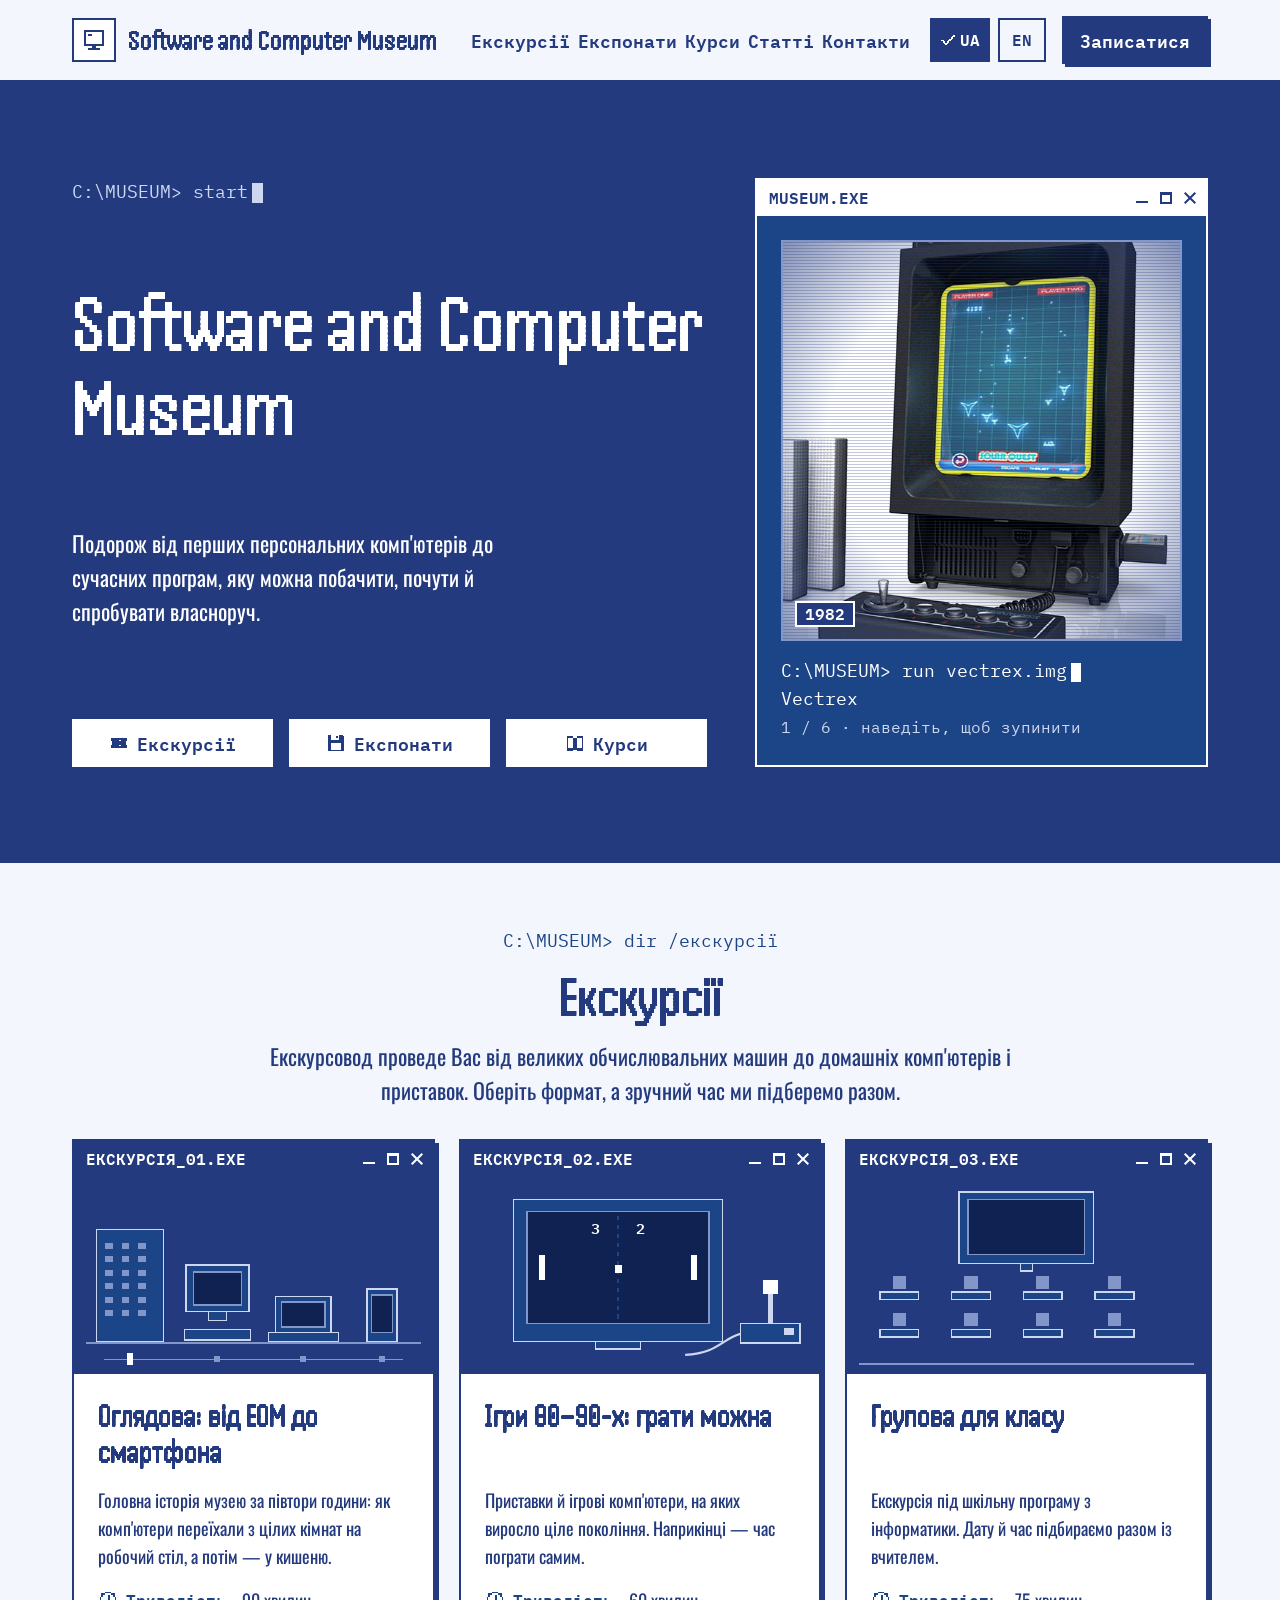
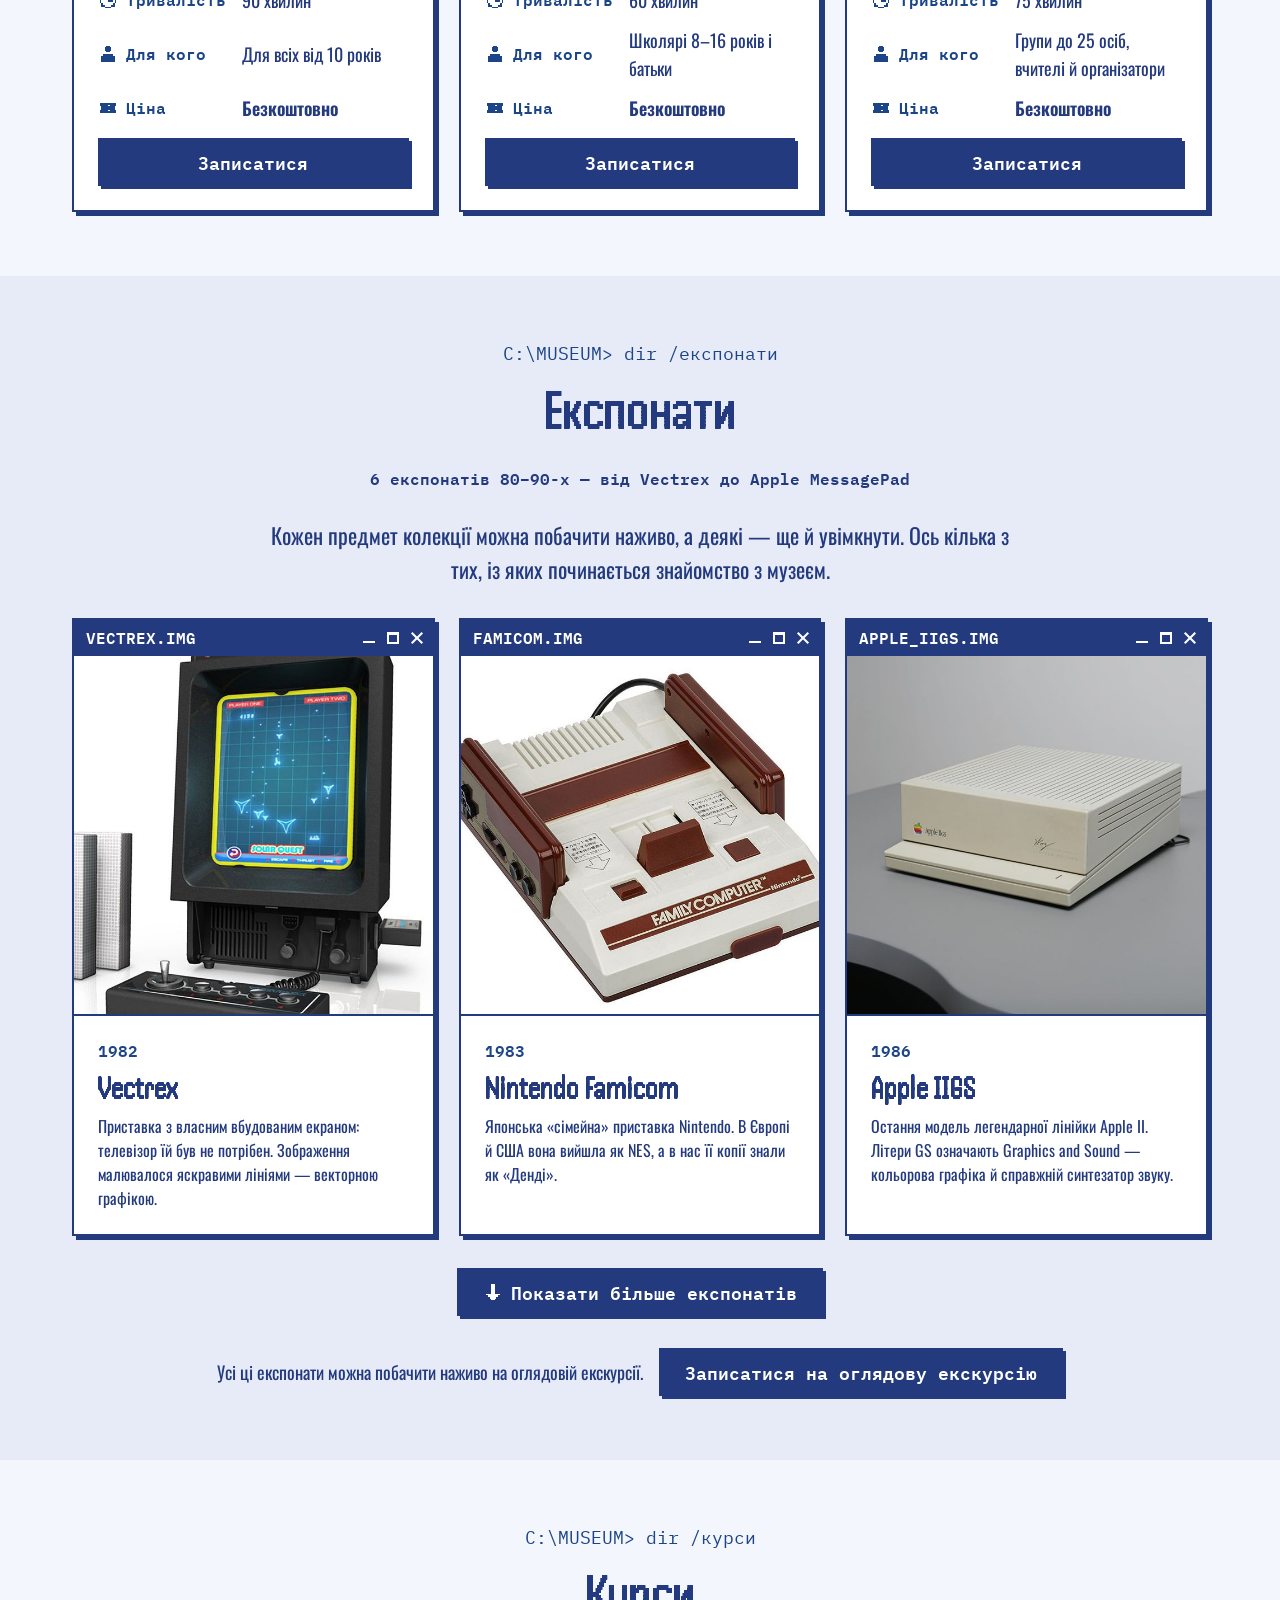
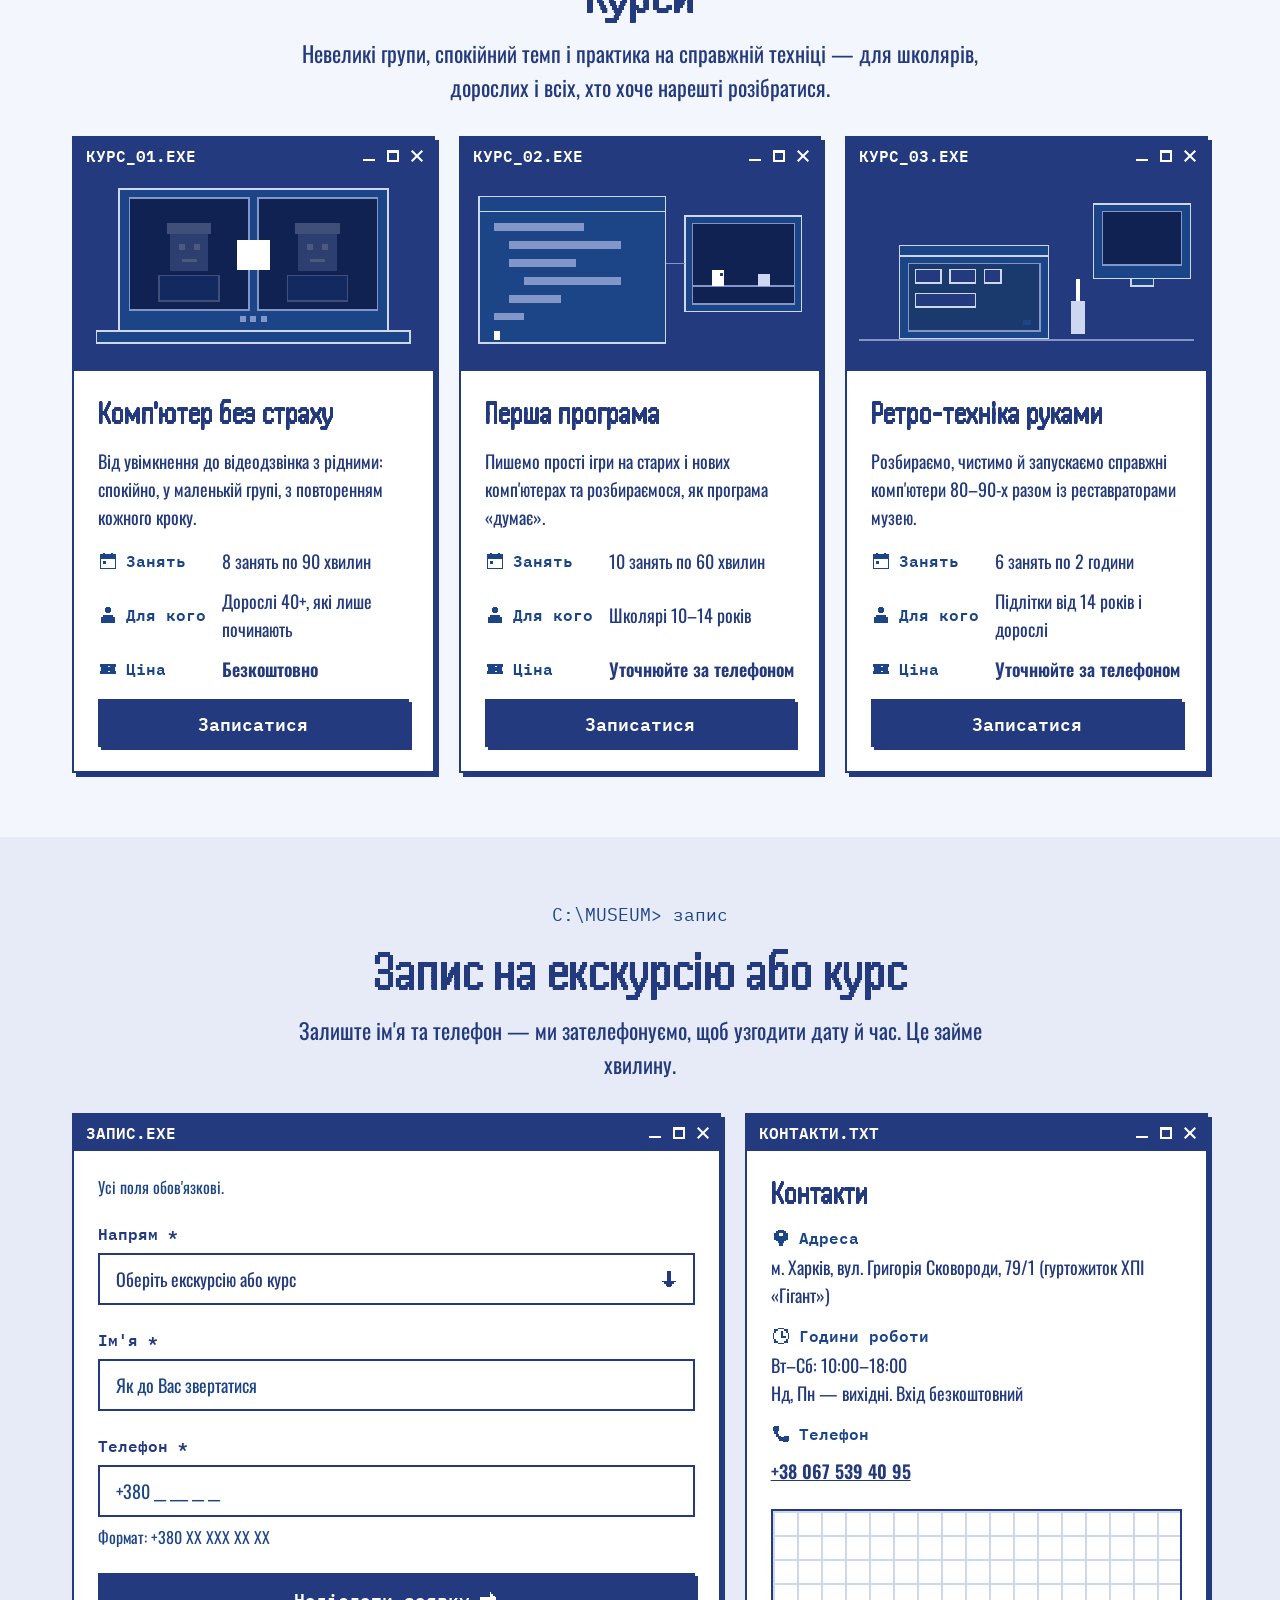
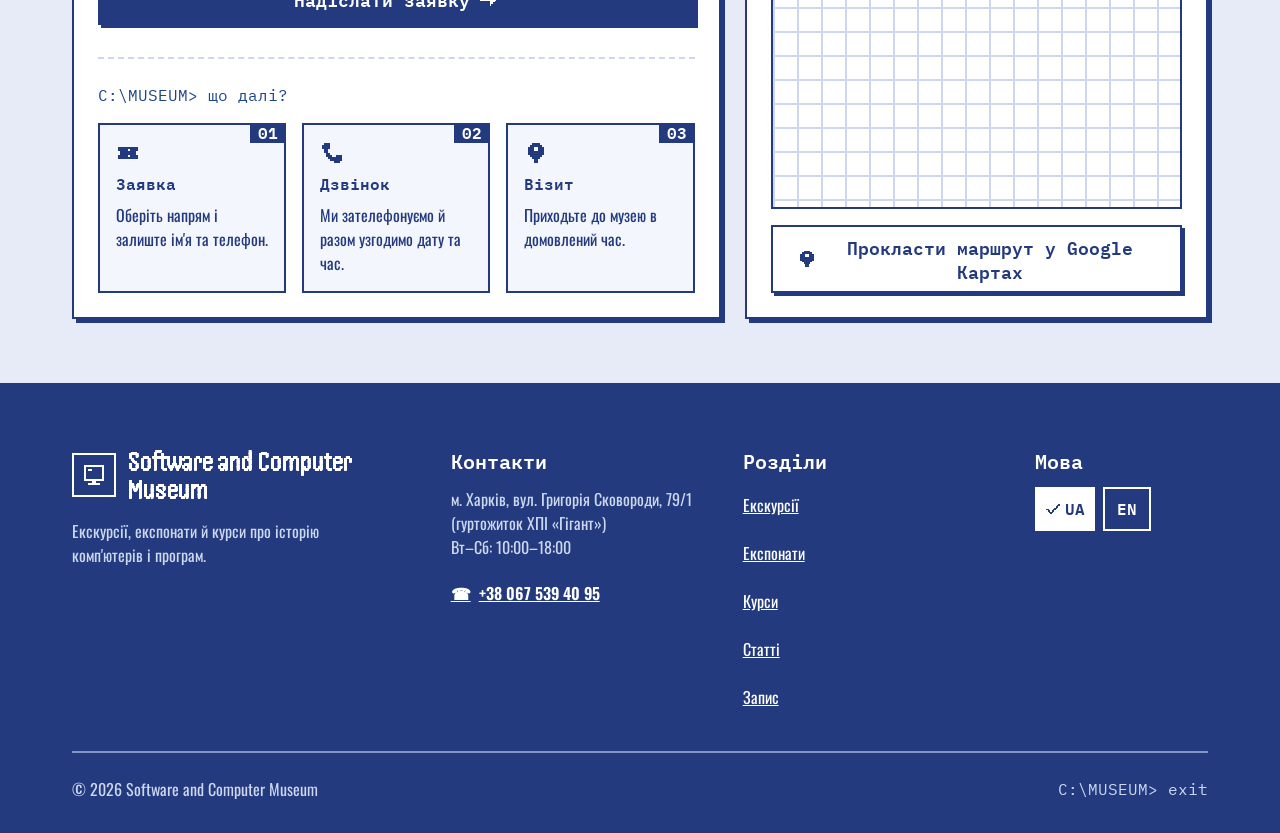
<file: index.html>
<!doctype html>
<html lang="uk">
<head>
  <meta charset="utf-8">
  <meta name="viewport" content="width=device-width, initial-scale=1">
  <title>Software and Computer Museum</title>
  <meta name="description" content="Екскурсії, експонати й курси про історію комп'ютерів і програм.">
  <link rel="stylesheet" href="assets/css/fonts.css?v=20261114o">
  <link rel="stylesheet" href="assets/css/tokens.css?v=20261114o">
  <link rel="stylesheet" href="assets/css/site.css?v=20261114o">
</head>
<body id="top">

<!-- Піксельні піктограми 12×12 -->
<svg width="0" height="0" style="position: absolute;" aria-hidden="true" focusable="false">
  <symbol id="ic-monitor" viewBox="0 0 12 12"><path fill-rule="evenodd" shape-rendering="crispEdges" d="M1 1h10v8H1zM2 2v6h8V2zM3 3h2v1H3zM5 9h2v1H5zM3 10h6v1H3z"/></symbol>
  <symbol id="ic-floppy" viewBox="0 0 12 12"><path fill-rule="evenodd" shape-rendering="crispEdges" d="M1 1h9v1h1v9H1zM3 1h5v3H3zM6 2h1v1H6zM3 6h6v4H3z"/></symbol>
  <symbol id="ic-clock" viewBox="0 0 12 12"><path fill-rule="evenodd" shape-rendering="crispEdges" d="M4 1h4v1h2v2h1v4h-1v2H8v1H4v-1H2V8H1V4h1V2h2zM4 2h4v1h1v1h1v4H9v1H8v1H4V9H3V8H2V4h1V3h1zM6 3h1v3h2v1H6z"/></symbol>
  <symbol id="ic-person" viewBox="0 0 12 12"><path fill-rule="evenodd" shape-rendering="crispEdges" d="M5 1h2v1h1v2H7v1H5V4H4V2h1zM3 6h6v1h1v4H2V7h1z"/></symbol>
  <symbol id="ic-ticket" viewBox="0 0 12 12"><path fill-rule="evenodd" shape-rendering="crispEdges" d="M1 3h10v2h-1v2h1v2H1V7h1V5H1zM6 4h1v1H6zM6 7h1v1H6z"/></symbol>
  <symbol id="ic-calendar" viewBox="0 0 12 12"><path fill-rule="evenodd" shape-rendering="crispEdges" d="M1 2h10v9H1zM2 5h8v5H2zM3 1h1v1H3zM8 1h1v1H8zM3 6h2v2H3z"/></symbol>
  <symbol id="ic-arrow-right" viewBox="0 0 12 12"><path shape-rendering="crispEdges" d="M1 5h6V2h1v1h1v1h1v1h1v2h-1v1H9v1H8v1H7V7H1z"/></symbol>
  <symbol id="ic-arrow-down" viewBox="0 0 12 12"><path shape-rendering="crispEdges" d="M5 1V7H2v1h1v1h1v1h1v1h2v-1h1V9h1V8h1V7H7V1z"/></symbol>
  <symbol id="ic-check" viewBox="0 0 12 12"><path shape-rendering="crispEdges" d="M1 6h2v1h1v1h1V7h1V6h1V5h1V4h1V3h1V2h1v2h-1v1H9v1H8v1H7v1H6v1H5v1H4V9H3V8H2V7H1z"/></symbol>
  <symbol id="ic-alert" viewBox="0 0 12 12"><path fill-rule="evenodd" shape-rendering="crispEdges" d="M1 1h10v10H1zM2 2v8h8V2zM5 3h2v4H5zM5 8h2v1H5z"/></symbol>
  <symbol id="ic-phone" viewBox="0 0 12 12"><path fill-rule="evenodd" shape-rendering="crispEdges" d="M2 1h3v3H4v2h1v1h1v1h2V7h3v3h-1v1H7v-1H5V9H4V8H3V6H2V4H1V2h1z"/></symbol>
  <symbol id="ic-pin" viewBox="0 0 12 12"><path fill-rule="evenodd" shape-rendering="crispEdges" d="M4 1h4v1h1v1h1v4H9v1H8v1H7v2H5V9H4V8H3V7H2V3h1V2h1zM5 3h2v2H5z"/></symbol>
  <symbol id="ic-book" viewBox="0 0 12 12"><path fill-rule="evenodd" shape-rendering="crispEdges" d="M1 2h4v1h2V2h4v9H7v-1H5v1H1zM2 3h3v6H2zM7 3h3v6H7z"/></symbol>
  <symbol id="ic-menu" viewBox="0 0 12 12"><path shape-rendering="crispEdges" d="M1 2h10v2H1zM1 5h10v2H1zM1 8h10v2H1z"/></symbol>
  <symbol id="ic-close" viewBox="0 0 12 12"><path shape-rendering="crispEdges" d="M1 1h2v1h1v1h1v1h2V3h1V2h1V1h2v2h-1v1H9v1H8v2h1v1h1v1h1v2H9v-1H8V9H7V8H5v1H4v1H3v1H1V9h1V8h1V7h1V5H3V4H2V3H1z"/></symbol>
</svg>

<a class="skip" href="#main" data-i18n="k1">Перейти до основного вмісту</a>

<!-- 1. ШАПКА -->
<header class="hdr">
  <div class="wrap hdr-bar">
    <a class="logo hdr-logo" href="#top" data-i18n-attr="aria-label:k2" aria-label="Software and Computer Museum — на початок сторінки">
      <span class="logo-box"><svg class="ic i-l" aria-hidden="true"><use href="#ic-monitor"/></svg></span>
      <span class="disp logo-name">Software and Computer Museum</span>
    </a>
    <nav class="nav" data-i18n-attr="aria-label:k4" aria-label="Розділи сторінки">
      <a class="nl" href="#tours" data-section="tours" aria-current="false"><svg class="ic i-s" aria-hidden="true"><use href="#ic-arrow-right"/></svg><span data-i18n="k5">Екскурсії</span></a>
      <a class="nl" href="#exhibits" data-section="exhibits" aria-current="false"><svg class="ic i-s" aria-hidden="true"><use href="#ic-arrow-right"/></svg><span data-i18n="k6">Експонати</span></a>
      <a class="nl" href="#courses" data-section="courses" aria-current="false"><svg class="ic i-s" aria-hidden="true"><use href="#ic-arrow-right"/></svg><span data-i18n="k7">Курси</span></a>
      <a class="nl" href="articles.html" aria-current="false" data-href-uk="articles.html" data-href-en="articles-en.html"><svg class="ic i-s" aria-hidden="true"><use href="#ic-arrow-right"/></svg><span data-i18n="k148">Статті</span></a>
      <a class="nl" href="#contacts" data-section="contacts" aria-current="false"><svg class="ic i-s" aria-hidden="true"><use href="#ic-arrow-right"/></svg><span data-i18n="k8">Контакти</span></a>
    </nav>
    <div class="hdr-actions">
      <div class="langs" role="group" data-i18n-attr="aria-label:k9" aria-label="Мова сайту">
        <button type="button" class="lang" data-lang="uk" aria-pressed="true" data-i18n-attr="aria-label:k10" aria-label="UA — українська"><svg class="ic i-s" aria-hidden="true"><use href="#ic-check"/></svg>UA</button>
        <button type="button" class="lang" data-lang="en" lang="en" aria-pressed="false" data-i18n-attr="aria-label:k12" aria-label="EN — English"><svg class="ic i-s" aria-hidden="true"><use href="#ic-check"/></svg>EN</button>
      </div>
      <a class="btn" href="#booking" data-i18n="k14">Записатися</a>
    </div>
    <button type="button" class="btn btn-ghost burger" aria-expanded="false" aria-controls="mobile-menu">
      <span class="burger-closed" style="display: inline-flex; align-items: center; gap: var(--space-2);"><svg class="ic i-l" aria-hidden="true"><use href="#ic-menu"/></svg><span data-i18n="k15">Меню</span></span>
      <span class="burger-open" style="display: inline-flex; align-items: center; gap: var(--space-2);" hidden><svg class="ic i-l" aria-hidden="true"><use href="#ic-close"/></svg><span class="sr-only" data-i18n="k16">Закрити</span></span>
    </button>
  </div>
  <div class="wrap mmenu" id="mobile-menu" hidden>
    <nav class="mnav" data-i18n-attr="aria-label:k17" aria-label="Розділи сторінки (мобільне меню)">
      <a class="ml" href="#tours" data-section="tours" aria-current="false"><span data-i18n="k5">Екскурсії</span><svg class="ic i-m go" aria-hidden="true"><use href="#ic-arrow-right"/></svg><span class="here" aria-hidden="true"><svg class="ic i-s"><use href="#ic-check"/></svg><span data-i18n="k18">ви тут</span></span></a>
      <a class="ml" href="#exhibits" data-section="exhibits" aria-current="false"><span data-i18n="k6">Експонати</span><svg class="ic i-m go" aria-hidden="true"><use href="#ic-arrow-right"/></svg><span class="here" aria-hidden="true"><svg class="ic i-s"><use href="#ic-check"/></svg><span data-i18n="k18">ви тут</span></span></a>
      <a class="ml" href="#courses" data-section="courses" aria-current="false"><span data-i18n="k7">Курси</span><svg class="ic i-m go" aria-hidden="true"><use href="#ic-arrow-right"/></svg><span class="here" aria-hidden="true"><svg class="ic i-s"><use href="#ic-check"/></svg><span data-i18n="k18">ви тут</span></span></a>
      <a class="ml" href="articles.html" aria-current="false" data-href-uk="articles.html" data-href-en="articles-en.html"><span data-i18n="k148">Статті</span><svg class="ic i-m go" aria-hidden="true"><use href="#ic-arrow-right"/></svg><span class="here" aria-hidden="true"><svg class="ic i-s"><use href="#ic-check"/></svg><span data-i18n="k18">ви тут</span></span></a>
      <a class="ml" href="#contacts" data-section="contacts" aria-current="false"><span data-i18n="k8">Контакти</span><svg class="ic i-m go" aria-hidden="true"><use href="#ic-arrow-right"/></svg><span class="here" aria-hidden="true"><svg class="ic i-s"><use href="#ic-check"/></svg><span data-i18n="k18">ви тут</span></span></a>
    </nav>
    <div class="mmenu-actions">
      <div class="langs" role="group" data-i18n-attr="aria-label:k9" aria-label="Мова сайту">
        <button type="button" class="lang" data-lang="uk" aria-pressed="true" data-i18n-attr="aria-label:k10" aria-label="UA — українська"><svg class="ic i-s" aria-hidden="true"><use href="#ic-check"/></svg>UA</button>
        <button type="button" class="lang" data-lang="en" lang="en" aria-pressed="false" data-i18n-attr="aria-label:k12" aria-label="EN — English"><svg class="ic i-s" aria-hidden="true"><use href="#ic-check"/></svg>EN</button>
      </div>
      <a class="btn" href="#booking" data-close-menu data-i18n="k14">Записатися</a>
    </div>
  </div>
</header>

<main id="main">

<!-- 2. ПЕРШИЙ ЕКРАН -->
<section class="hero" data-theme="dark" aria-labelledby="hero-title">
  <div class="wrap hero-grid">
    <div class="hero-text">
      <p class="mono prompt" aria-hidden="true"><span data-i18n="k19">C:\MUSEUM&gt; start</span><span class="cursor"></span></p>
      <h1 id="hero-title" class="disp h1" data-i18n="k3">Software and Computer Museum</h1>
      <p class="lead" data-i18n="k20">Подорож від перших персональних комп'ютерів до сучасних програм, яку можна побачити, почути й спробувати власноруч.</p>
      <div class="hero-btns">
        <a class="btn" href="#tours"><svg class="ic i-m" aria-hidden="true"><use href="#ic-ticket"/></svg><span data-i18n="k5">Екскурсії</span></a>
        <a class="btn" href="#exhibits"><svg class="ic i-m" aria-hidden="true"><use href="#ic-floppy"/></svg><span data-i18n="k6">Експонати</span></a>
        <a class="btn" href="#courses"><svg class="ic i-m" aria-hidden="true"><use href="#ic-book"/></svg><span data-i18n="k7">Курси</span></a>
      </div>
    </div>
    <div class="win decor" aria-hidden="true">
      <div class="wtitle"><span data-i18n="k21">MUSEUM.EXE</span><span class="wctl"><span></span><span></span><span></span></span></div>
      <div class="decor-body">
        <div class="decor-screen">
          <img class="decor-img" src="assets/img/exhibits/vectrex.jpg" alt="" decoding="async">
          <img class="decor-img decor-next" alt="" decoding="async" hidden>
          <span class="decor-scan"></span>
          <span class="decor-year mono">1982</span>
        </div>
        <pre class="mono decor-pre"><span class="decor-cmd">C:\MUSEUM&gt; run vectrex.img</span><span class="cursor decor-cursor"></span>
<span class="decor-name">Vectrex</span>
<span class="muted decor-count">1 / 6 · наведіть, щоб зупинити</span></pre>
      </div>
    </div>
  </div>
</section>

<!-- 3. ЕКСКУРСІЇ -->
<section id="tours" class="sec" aria-labelledby="tours-title">
  <div class="wrap">
    <div class="sec-head">
      <p class="mono prompt" aria-hidden="true" data-i18n="k24">C:\MUSEUM&gt; dir /екскурсії</p>
      <h2 id="tours-title" class="disp h2" data-i18n="k5">Екскурсії</h2>
      <p class="lead" data-i18n="k25">Екскурсовод проведе Вас від великих обчислювальних машин до домашніх комп'ютерів і приставок. Оберіть формат, а зручний час ми підберемо разом.</p>
    </div>
    <div class="g3">

      <article class="win card">
        <div class="wtitle" aria-hidden="true"><span data-i18n="k26">ЕКСКУРСІЯ_01.EXE</span><span class="wctl"><span></span><span></span><span></span></span></div>
        <div class="card-cover fig-ill" data-ill="tourHistory" aria-hidden="true"><svg class="ill-art" viewBox="0 0 480 260" role="img" aria-label="Від великої ЕОМ до смартфона">
      <rect class="bg" width="480" height="260"/>
      <g class="dev" style="--d:0ms"><rect class="bx" x="30" y="70" width="90" height="150"/><rect class="lamp" x="42" y="88" width="10" height="8" style="--d:0ms"/><rect class="lamp" x="64" y="88" width="10" height="8" style="--d:137ms"/><rect class="lamp" x="86" y="88" width="10" height="8" style="--d:274ms"/><rect class="lamp" x="42" y="106" width="10" height="8" style="--d:411ms"/><rect class="lamp" x="64" y="106" width="10" height="8" style="--d:548ms"/><rect class="lamp" x="86" y="106" width="10" height="8" style="--d:685ms"/><rect class="lamp" x="42" y="124" width="10" height="8" style="--d:822ms"/><rect class="lamp" x="64" y="124" width="10" height="8" style="--d:959ms"/><rect class="lamp" x="86" y="124" width="10" height="8" style="--d:1096ms"/><rect class="lamp" x="42" y="142" width="10" height="8" style="--d:1233ms"/><rect class="lamp" x="64" y="142" width="10" height="8" style="--d:1370ms"/><rect class="lamp" x="86" y="142" width="10" height="8" style="--d:1507ms"/><rect class="lamp" x="42" y="160" width="10" height="8" style="--d:44ms"/><rect class="lamp" x="64" y="160" width="10" height="8" style="--d:181ms"/><rect class="lamp" x="86" y="160" width="10" height="8" style="--d:318ms"/><rect class="lamp" x="42" y="178" width="10" height="8" style="--d:455ms"/><rect class="lamp" x="64" y="178" width="10" height="8" style="--d:592ms"/><rect class="lamp" x="86" y="178" width="10" height="8" style="--d:729ms"/></g>
      <g class="dev" style="--d:700ms"><rect class="bx" x="150" y="118" width="84" height="62"/><rect class="scr" x="160" y="127" width="64" height="44"/><rect class="bx" x="180" y="180" width="24" height="12"/><rect class="bx" x="148" y="204" width="88" height="14"/></g>
      <g class="dev" style="--d:1400ms"><rect class="bx" x="270" y="160" width="74" height="48"/><rect class="scr" x="278" y="167" width="58" height="34"/><rect class="bx" x="260" y="208" width="94" height="12"/></g>
      <g class="dev" style="--d:2100ms"><rect class="bx" x="392" y="150" width="40" height="70"/><rect class="scr" x="398" y="158" width="28" height="50"/></g>
      <path class="ln" d="M16 222H464"/>
      <path class="ln" d="M40 244H440"/>
      <rect class="tick-dot" x="71" y="240" width="8" height="8"/><rect class="tick-dot" x="188" y="240" width="8" height="8"/><rect class="tick-dot" x="303" y="240" width="8" height="8"/><rect class="tick-dot" x="408" y="240" width="8" height="8"/>
      <rect class="runner" x="71" y="236" width="8" height="16"/>
    </svg></div>
        <div class="winbody">
          <h3 class="disp ct" data-i18n="k27">Оглядова: від ЕОМ до смартфона</h3>
          <p data-i18n="k28">Головна історія музею за півтори години: як комп'ютери переїхали з цілих кімнат на робочий стіл, а потім — у кишеню.</p>
          <dl class="facts">
            <dt class="lbl"><svg class="ic i-m" aria-hidden="true"><use href="#ic-clock"/></svg><span data-i18n="k29">Тривалість</span></dt>
            <dd data-i18n="k30">90 хвилин</dd>
            <dt class="lbl"><svg class="ic i-m" aria-hidden="true"><use href="#ic-person"/></svg><span data-i18n="k31">Для кого</span></dt>
            <dd data-i18n="k32">Для всіх від 10 років</dd>
            <dt class="lbl"><svg class="ic i-m" aria-hidden="true"><use href="#ic-ticket"/></svg><span data-i18n="k33">Ціна</span></dt>
            <dd class="price"><strong data-i18n="k34">Безкоштовно</strong></dd>
          </dl>
          <a class="btn" href="#booking" data-book="t1" data-i18n="k14" data-i18n-attr="aria-label:k36" aria-label="Записатися на оглядову екскурсію">Записатися</a>
        </div>
      </article>

      <article class="win card">
        <div class="wtitle" aria-hidden="true"><span data-i18n="k37">ЕКСКУРСІЯ_02.EXE</span><span class="wctl"><span></span><span></span><span></span></span></div>
        <div class="card-cover fig-ill" data-ill="tourGames" aria-hidden="true"><svg class="ill-art" viewBox="0 0 480 260" role="img" aria-label="Телевізор із ретро-грою та джойстик">
      <rect class="bg" width="480" height="260"/>
      <rect class="bx" x="70" y="30" width="280" height="190"/>
      <rect class="screen" x="88" y="46" width="244" height="150"/>
      <path class="ln faint dash" d="M210 52V190"/>
      <text class="t big" x="180" y="76" text-anchor="middle">3</text><text class="t big" x="240" y="76" text-anchor="middle">2</text>
      <rect class="pad pad-l" x="104" y="104" width="8" height="34"/>
      <rect class="pad pad-r" x="308" y="104" width="8" height="34"/>
      <rect class="ball" x="206" y="118" width="10" height="10"/>
      <rect class="bx" x="180" y="220" width="60" height="10"/>
      <rect class="bx" x="374" y="196" width="80" height="26"/>
      <g class="stick"><path class="stick-rod" d="M414 196V150"/><rect class="knob" x="404" y="138" width="20" height="18"/></g>
      <rect class="btn-red" x="432" y="202" width="14" height="10"/>
      <path class="cord" d="M374 210C350 216 344 236 300 238"/>
    </svg></div>
        <div class="winbody">
          <h3 class="disp ct" data-i18n="k38">Ігри 80–90-х: грати можна</h3>
          <p data-i18n="k39">Приставки й ігрові комп'ютери, на яких виросло ціле покоління. Наприкінці — час пограти самим.</p>
          <dl class="facts">
            <dt class="lbl"><svg class="ic i-m" aria-hidden="true"><use href="#ic-clock"/></svg><span data-i18n="k29">Тривалість</span></dt>
            <dd data-i18n="k40">60 хвилин</dd>
            <dt class="lbl"><svg class="ic i-m" aria-hidden="true"><use href="#ic-person"/></svg><span data-i18n="k31">Для кого</span></dt>
            <dd data-i18n="k41">Школярі 8–16 років і батьки</dd>
            <dt class="lbl"><svg class="ic i-m" aria-hidden="true"><use href="#ic-ticket"/></svg><span data-i18n="k33">Ціна</span></dt>
            <dd class="price"><strong data-i18n="k42">Безкоштовно</strong></dd>
          </dl>
          <a class="btn" href="#booking" data-book="t2" data-i18n="k14" data-i18n-attr="aria-label:k43" aria-label="Записатися на екскурсію «Ігри 80–90-х»">Записатися</a>
        </div>
      </article>

      <article class="win card">
        <div class="wtitle" aria-hidden="true"><span data-i18n="k44">ЕКСКУРСІЯ_03.EXE</span><span class="wctl"><span></span><span></span><span></span></span></div>
        <div class="card-cover fig-ill" data-ill="tourClass" aria-hidden="true"><svg class="ill-art" viewBox="0 0 480 260" role="img" aria-label="Клас школярів на екскурсії біля екрана">
      <rect class="bg" width="480" height="260"/>
      <rect class="bx" x="150" y="20" width="180" height="96"/>
      <rect class="screen" x="162" y="30" width="156" height="74"/>
      <g class="on-only"><rect class="scr-ico" x="214" y="44" width="52" height="34"/><rect class="scr-ico" x="232" y="80" width="16" height="8"/><rect class="scr-ico" x="222" y="88" width="36" height="6"/></g>
      <rect class="bx" x="232" y="116" width="16" height="10"/>
      <g class="kid" style="--d:0ms"><rect class="hand" x="86" y="124" width="6" height="14"/><rect class="head" x="61" y="132" width="18" height="18"/><rect class="bx" x="44" y="154" width="52" height="10"/></g><g class="kid" style="--d:137ms"><rect class="hand" x="182" y="124" width="6" height="14"/><rect class="head" x="157" y="132" width="18" height="18"/><rect class="bx" x="140" y="154" width="52" height="10"/></g><g class="kid" style="--d:274ms"><rect class="hand" x="278" y="124" width="6" height="14"/><rect class="head" x="253" y="132" width="18" height="18"/><rect class="bx" x="236" y="154" width="52" height="10"/></g><g class="kid" style="--d:411ms"><rect class="hand" x="374" y="124" width="6" height="14"/><rect class="head" x="349" y="132" width="18" height="18"/><rect class="bx" x="332" y="154" width="52" height="10"/></g><g class="kid" style="--d:548ms"><rect class="hand" x="86" y="174" width="6" height="14"/><rect class="head" x="61" y="182" width="18" height="18"/><rect class="bx" x="44" y="204" width="52" height="10"/></g><g class="kid" style="--d:685ms"><rect class="hand" x="182" y="174" width="6" height="14"/><rect class="head" x="157" y="182" width="18" height="18"/><rect class="bx" x="140" y="204" width="52" height="10"/></g><g class="kid" style="--d:822ms"><rect class="hand" x="278" y="174" width="6" height="14"/><rect class="head" x="253" y="182" width="18" height="18"/><rect class="bx" x="236" y="204" width="52" height="10"/></g><g class="kid" style="--d:959ms"><rect class="hand" x="374" y="174" width="6" height="14"/><rect class="head" x="349" y="182" width="18" height="18"/><rect class="bx" x="332" y="204" width="52" height="10"/></g>
      <path class="ln" d="M16 250H464"/>
    </svg></div>
        <div class="winbody">
          <h3 class="disp ct" data-i18n="k45">Групова для класу</h3>
          <p data-i18n="k46">Екскурсія під шкільну програму з інформатики. Дату й час підбираємо разом із вчителем.</p>
          <dl class="facts">
            <dt class="lbl"><svg class="ic i-m" aria-hidden="true"><use href="#ic-clock"/></svg><span data-i18n="k29">Тривалість</span></dt>
            <dd data-i18n="k47">75 хвилин</dd>
            <dt class="lbl"><svg class="ic i-m" aria-hidden="true"><use href="#ic-person"/></svg><span data-i18n="k31">Для кого</span></dt>
            <dd data-i18n="k48">Групи до 25 осіб, вчителі й організатори</dd>
            <dt class="lbl"><svg class="ic i-m" aria-hidden="true"><use href="#ic-ticket"/></svg><span data-i18n="k33">Ціна</span></dt>
            <dd class="price"><strong data-i18n="k49">Безкоштовно</strong></dd>
          </dl>
          <a class="btn" href="#booking" data-book="t3" data-i18n="k14" data-i18n-attr="aria-label:k50" aria-label="Записатися на групову екскурсію для класу">Записатися</a>
        </div>
      </article>

    </div>
  </div>
</section>

<!-- 4. ЕКСПОНАТИ -->
<section id="exhibits" class="sec sec-alt" aria-labelledby="exhibits-title">
  <div class="wrap">
    <div class="sec-head">
      <p class="mono prompt" aria-hidden="true" data-i18n="k51">C:\MUSEUM&gt; dir /експонати</p>
      <h2 id="exhibits-title" class="disp h2" data-i18n="k6">Експонати</h2>
      <p class="lbl" data-i18n="k147">6 експонатів 80–90-х — від Vectrex до Apple MessagePad</p>
      <p class="lead" data-i18n="k52">Кожен предмет колекції можна побачити наживо, а деякі — ще й увімкнути. Ось кілька з тих, із яких починається знайомство з музеєм.</p>
    </div>
    <div class="g3" id="exhibits-grid">

      <article class="win card card-exhibit">
        <div class="wtitle" aria-hidden="true"><span data-i18n="k53">VECTREX.IMG</span><span class="wctl"><span></span><span></span><span></span></span></div>
        <div class="ph ph-photo">
          <img src="assets/img/exhibits/vectrex.jpg" alt="Ігрова приставка Vectrex із вбудованим векторним екраном і контролером" data-i18n-attr="alt:k54" loading="lazy" decoding="async">
        </div>
        <div class="winbody">
          <p class="lbl year">1982</p>
          <h3 class="disp ct" data-i18n="k56">Vectrex</h3>
          <p class="exhibit-text" data-i18n="k57">Приставка з власним вбудованим екраном: телевізор їй був не потрібен. Зображення малювалося яскравими лініями — векторною графікою.</p>
        </div>
      </article>

      <article class="win card card-exhibit">
        <div class="wtitle" aria-hidden="true"><span data-i18n="k58">FAMICOM.IMG</span><span class="wctl"><span></span><span></span><span></span></span></div>
        <div class="ph ph-photo">
          <img src="assets/img/exhibits/nintendo-famicom.jpg" alt="Ігрова приставка Nintendo Famicom із двома джойстиками" data-i18n-attr="alt:k59" loading="lazy" decoding="async">
        </div>
        <div class="winbody">
          <p class="lbl year">1983</p>
          <h3 class="disp ct" data-i18n="k60">Nintendo Famicom</h3>
          <p class="exhibit-text" data-i18n="k61">Японська «сімейна» приставка Nintendo. В Європі й США вона вийшла як NES, а в нас її копії знали як «Денді».</p>
        </div>
      </article>

      <article class="win card card-exhibit">
        <div class="wtitle" aria-hidden="true"><span data-i18n="k62">APPLE_IIGS.IMG</span><span class="wctl"><span></span><span></span><span></span></span></div>
        <div class="ph ph-photo">
          <img src="assets/img/exhibits/apple-iigs.jpg" alt="Персональний комп'ютер Apple IIGS із монітором і клавіатурою" data-i18n-attr="alt:k63" loading="lazy" decoding="async">
        </div>
        <div class="winbody">
          <p class="lbl year">1986</p>
          <h3 class="disp ct" data-i18n="k64">Apple IIGS</h3>
          <p class="exhibit-text" data-i18n="k65">Остання модель легендарної лінійки Apple II. Літери GS означають Graphics and Sound — кольорова графіка й справжній синтезатор звуку.</p>
        </div>
      </article>

      <article class="win card card-exhibit">
        <div class="wtitle" aria-hidden="true"><span data-i18n="k66">T1100PLUS.IMG</span><span class="wctl"><span></span><span></span><span></span></span></div>
        <div class="ph ph-photo">
          <img src="assets/img/exhibits/toshiba-t1100-plus.jpg" alt="Портативний комп'ютер Toshiba T1100 Plus із розкладним РК-екраном" data-i18n-attr="alt:k67" loading="lazy" decoding="async">
        </div>
        <div class="winbody">
          <p class="lbl year">1986</p>
          <h3 class="disp ct" data-i18n="k68">Toshiba T1100 Plus</h3>
          <p class="exhibit-text" data-i18n="k69">Один із перших ноутбуків, сумісних з IBM PC: розкладний рідкокристалічний екран, дисковод 3,5″ і робота від акумулятора.</p>
        </div>
      </article>

      <article class="win card card-exhibit">
        <div class="wtitle" aria-hidden="true"><span data-i18n="k70">AMIGA600.IMG</span><span class="wctl"><span></span><span></span><span></span></span></div>
        <div class="ph ph-photo">
          <img src="assets/img/exhibits/commodore-amiga-600.jpg" alt="Домашній комп'ютер Commodore Amiga 600 — компактна клавіатура-системний блок" data-i18n-attr="alt:k71" loading="lazy" decoding="async">
        </div>
        <div class="winbody">
          <p class="lbl year">1992</p>
          <h3 class="disp ct" data-i18n="k72">Commodore Amiga 600</h3>
          <p class="exhibit-text" data-i18n="k73">Компактна Amiga, де весь комп'ютер сховано в клавіатуру. Її любили за ігри, музику й графіку.</p>
        </div>
      </article>

      <article class="win card card-exhibit">
        <div class="wtitle" aria-hidden="true"><span data-i18n="k74">NEWTON.IMG</span><span class="wctl"><span></span><span></span><span></span></span></div>
        <div class="ph ph-photo">
          <img src="assets/img/exhibits/apple-messagepad.jpg" alt="Кишеньковий комп'ютер Apple MessagePad зі стилусом" data-i18n-attr="alt:k75" loading="lazy" decoding="async">
        </div>
        <div class="winbody">
          <p class="lbl year">1993</p>
          <h3 class="disp ct" data-i18n="k76">Apple MessagePad</h3>
          <p class="exhibit-text" data-i18n="k77">Кишеньковий комп'ютер на Newton OS, який розпізнавав рукописний текст. Далекий предок смартфона, що лежить у Вашій кишені.</p>
        </div>
      </article>

    </div>
    <!-- «Показати більше»: app.js спершу показує 3 експонати, кнопка відкриває решту. Без JS видно всі. -->
    <div class="more" hidden>
      <button type="button" class="btn" aria-controls="exhibits-grid" aria-expanded="false"><svg class="ic i-m" aria-hidden="true"><use href="#ic-arrow-down"/></svg><span data-i18n="k78">Показати більше експонатів</span></button>
    </div>
    <!-- Заклик до запису: експонати ведуть до оглядової екскурсії (не з макета) -->
    <div class="exhibits-cta">
      <p data-i18n="k146">Усі ці експонати можна побачити наживо на оглядовій екскурсії.</p>
      <a class="btn" href="#booking" data-book="t1" data-i18n="k36">Записатися на оглядову екскурсію</a>
    </div>
  </div>
</section>

<!-- 5. КУРСИ -->
<section id="courses" class="sec" aria-labelledby="courses-title">
  <div class="wrap">
    <div class="sec-head">
      <p class="mono prompt" aria-hidden="true" data-i18n="k80">C:\MUSEUM&gt; dir /курси</p>
      <h2 id="courses-title" class="disp h2" data-i18n="k7">Курси</h2>
      <p class="lead" data-i18n="k81">Невеликі групи, спокійний темп і практика на справжній техніці — для школярів, дорослих і всіх, хто хоче нарешті розібратися.</p>
    </div>
    <div class="g3">

      <article class="win card">
        <div class="wtitle" aria-hidden="true"><span data-i18n="k82">КУРС_01.EXE</span><span class="wctl"><span></span><span></span><span></span></span></div>
        <div class="card-cover fig-ill" data-ill="courseCall" aria-hidden="true"><svg class="ill-art" viewBox="0 0 480 260" role="img" aria-label="Відеодзвінок із рідними на ноутбуці">
      <rect class="bg" width="480" height="260"/>
      <rect class="bx" x="60" y="20" width="360" height="190"/>
      <rect class="screen" x="74" y="32" width="160" height="150"/>
      <rect class="screen" x="246" y="32" width="160" height="150"/>
      <g class="face" style="--d:0ms"><rect class="head" x="128" y="74" width="52" height="56"/><rect class="hair" x="124" y="66" width="60" height="14"/><rect class="eye" x="140" y="94" width="8" height="8"/><rect class="eye" x="160" y="94" width="8" height="8"/><rect class="eye" x="144" y="114" width="20" height="4"/><rect class="body" x="114" y="136" width="80" height="34"/></g><g class="face" style="--d:300ms"><rect class="head" x="300" y="74" width="52" height="56"/><rect class="hair" x="296" y="66" width="60" height="14"/><rect class="eye" x="312" y="94" width="8" height="8"/><rect class="eye" x="332" y="94" width="8" height="8"/><rect class="eye" x="316" y="114" width="20" height="4"/><rect class="body" x="286" y="136" width="80" height="34"/></g>
      <g class="off-only"><rect class="phone-ico" x="218" y="88" width="44" height="40"/></g>
      <g class="wave"><rect class="hand" x="380" y="120" width="14" height="22"/></g>
      <rect class="ring" style="--d:0ms" x="222" y="190" width="8" height="8"/><rect class="ring" style="--d:200ms" x="236" y="190" width="8" height="8"/><rect class="ring" style="--d:400ms" x="250" y="190" width="8" height="8"/>
      <rect class="bx" x="30" y="210" width="420" height="16"/>
    </svg></div>
        <div class="winbody">
          <h3 class="disp ct" data-i18n="k83">Комп'ютер без страху</h3>
          <p data-i18n="k84">Від увімкнення до відеодзвінка з рідними: спокійно, у маленькій групі, з повторенням кожного кроку.</p>
          <dl class="facts">
            <dt class="lbl"><svg class="ic i-m" aria-hidden="true"><use href="#ic-calendar"/></svg><span data-i18n="k85">Занять</span></dt>
            <dd data-i18n="k86">8 занять по 90 хвилин</dd>
            <dt class="lbl"><svg class="ic i-m" aria-hidden="true"><use href="#ic-person"/></svg><span data-i18n="k31">Для кого</span></dt>
            <dd data-i18n="k87">Дорослі 40+, які лише починають</dd>
            <dt class="lbl"><svg class="ic i-m" aria-hidden="true"><use href="#ic-ticket"/></svg><span data-i18n="k33">Ціна</span></dt>
            <dd class="price"><strong data-i18n="k88">Безкоштовно</strong></dd>
          </dl>
          <a class="btn" href="#booking" data-book="c1" data-i18n="k14" data-i18n-attr="aria-label:k89" aria-label="Записатися на курс «Комп'ютер без страху»">Записатися</a>
        </div>
      </article>

      <article class="win card">
        <div class="wtitle" aria-hidden="true"><span data-i18n="k90">КУРС_02.EXE</span><span class="wctl"><span></span><span></span><span></span></span></div>
        <div class="card-cover fig-ill" data-ill="courseCode" aria-hidden="true"><svg class="ill-art" viewBox="0 0 480 260" role="img" aria-label="Редактор коду і маленька гра">
      <rect class="bg" width="480" height="260"/>
      <rect class="bx" x="24" y="30" width="250" height="196"/>
      <rect class="bx" x="24" y="30" width="250" height="20"/>
      <rect class="code" style="--d:0ms" x="44" y="66" width="120" height="10"/><rect class="code" style="--d:350ms" x="64" y="90" width="150" height="10"/><rect class="code" style="--d:700ms" x="64" y="114" width="90" height="10"/><rect class="code" style="--d:1050ms" x="84" y="138" width="130" height="10"/><rect class="code" style="--d:1400ms" x="64" y="162" width="70" height="10"/><rect class="code" style="--d:1750ms" x="44" y="186" width="40" height="10"/>
      <rect class="caret" x="44" y="210" width="8" height="12"/>
      <rect class="bx" x="300" y="56" width="156" height="128"/>
      <rect class="screen" x="310" y="66" width="136" height="108"/>
      <path class="ln" d="M310 150H446"/>
      <rect class="block" x="398" y="134" width="16" height="16"/>
      <g class="hero"><rect class="hero-b" x="336" y="128" width="16" height="22"/><rect class="hero-e" x="346" y="132" width="4" height="4"/></g>
      <path class="ln" d="M274 120H300"/>
    </svg></div>
        <div class="winbody">
          <h3 class="disp ct" data-i18n="k91">Перша програма</h3>
          <p data-i18n="k92">Пишемо прості ігри на старих і нових комп'ютерах та розбираємося, як програма «думає».</p>
          <dl class="facts">
            <dt class="lbl"><svg class="ic i-m" aria-hidden="true"><use href="#ic-calendar"/></svg><span data-i18n="k85">Занять</span></dt>
            <dd data-i18n="k93">10 занять по 60 хвилин</dd>
            <dt class="lbl"><svg class="ic i-m" aria-hidden="true"><use href="#ic-person"/></svg><span data-i18n="k31">Для кого</span></dt>
            <dd data-i18n="k94">Школярі 10–14 років</dd>
            <dt class="lbl"><svg class="ic i-m" aria-hidden="true"><use href="#ic-ticket"/></svg><span data-i18n="k33">Ціна</span></dt>
            <dd class="price"><strong data-i18n="k95">Уточнюйте за телефоном</strong></dd>
          </dl>
          <a class="btn" href="#booking" data-book="c2" data-i18n="k14" data-i18n-attr="aria-label:k96" aria-label="Записатися на курс «Перша програма»">Записатися</a>
        </div>
      </article>

      <article class="win card">
        <div class="wtitle" aria-hidden="true"><span data-i18n="k97">КУРС_03.EXE</span><span class="wctl"><span></span><span></span><span></span></span></div>
        <div class="card-cover fig-ill" data-ill="courseRepair" aria-hidden="true"><svg class="ill-art" viewBox="0 0 480 260" role="img" aria-label="Відкритий старий комп’ютер, викрутка і екран">
      <rect class="bg" width="480" height="260"/>
      <rect class="bx" x="70" y="110" width="200" height="110"/>
      <rect class="board" x="82" y="120" width="176" height="90"/>
      <rect class="chip" x="92" y="128" width="34" height="18"/><rect class="chip" x="138" y="128" width="34" height="18"/><rect class="chip" x="92" y="160" width="80" height="18"/><rect class="chip" x="184" y="128" width="22" height="18"/>
      <rect class="led" x="236" y="196" width="10" height="6"/>
      <g class="lid"><rect class="bx" x="70" y="96" width="200" height="14"/></g>
      <path class="spark" style="--d:0ms" d="M110 62V78M102 70H118"/><path class="spark" style="--d:300ms" d="M214 50V66M206 58H222"/><path class="spark" style="--d:600ms" d="M250 76V92M242 84H258"/>
      <g class="driver"><rect class="drv-h" x="300" y="170" width="18" height="44"/><rect class="drv-s" x="306" y="140" width="6" height="30"/></g>
      <rect class="bx" x="330" y="40" width="130" height="100"/>
      <rect class="screen" x="342" y="50" width="106" height="72"/>
      <text class="t on-only" x="352" y="76" text-anchor="start">READY.</text>
      <rect class="caret on-only" x="352" y="84" width="8" height="12"/>
      <rect class="bx" x="380" y="140" width="30" height="10"/>
      <path class="ln" d="M16 222H464"/>
    </svg></div>
        <div class="winbody">
          <h3 class="disp ct" data-i18n="k98">Ретро-техніка руками</h3>
          <p data-i18n="k99">Розбираємо, чистимо й запускаємо справжні комп'ютери 80–90-х разом із реставраторами музею.</p>
          <dl class="facts">
            <dt class="lbl"><svg class="ic i-m" aria-hidden="true"><use href="#ic-calendar"/></svg><span data-i18n="k85">Занять</span></dt>
            <dd data-i18n="k100">6 занять по 2 години</dd>
            <dt class="lbl"><svg class="ic i-m" aria-hidden="true"><use href="#ic-person"/></svg><span data-i18n="k31">Для кого</span></dt>
            <dd data-i18n="k101">Підлітки від 14 років і дорослі</dd>
            <dt class="lbl"><svg class="ic i-m" aria-hidden="true"><use href="#ic-ticket"/></svg><span data-i18n="k33">Ціна</span></dt>
            <dd class="price"><strong data-i18n="k102">Уточнюйте за телефоном</strong></dd>
          </dl>
          <a class="btn" href="#booking" data-book="c3" data-i18n="k14" data-i18n-attr="aria-label:k103" aria-label="Записатися на курс «Ретро-техніка руками»">Записатися</a>
        </div>
      </article>

    </div>
  </div>
</section>

<!-- 6–7. ФОРМА ЗАПИСУ + КОНТАКТИ -->
<section id="booking" class="sec sec-alt" aria-labelledby="booking-title">
  <div class="wrap">
    <div class="sec-head">
      <p class="mono prompt" aria-hidden="true" data-i18n="k104">C:\MUSEUM&gt; запис</p>
      <h2 id="booking-title" class="disp h2" data-i18n="k105">Запис на екскурсію або курс</h2>
      <p class="lead" data-i18n="k106">Залиште ім'я та телефон — ми зателефонуємо, щоб узгодити дату й час. Це займе хвилину.</p>
    </div>
    <div class="two">

      <div class="win win-booking">
        <div class="wtitle" aria-hidden="true"><span data-i18n="k107">ЗАПИС.EXE</span><span class="wctl"><span></span><span></span><span></span></span></div>
        <div class="winbody">
          <form id="booking-form" class="form" novalidate>
            <p class="caption muted" data-i18n="k108">Усі поля обов'язкові.</p>
            <div class="fgroup">
              <label for="f-dir" class="lbl"><span data-i18n="k109">Напрям</span><span aria-hidden="true"> *</span></label>
              <div class="select-wrap">
                <select id="f-dir" name="direction" class="field" aria-required="true" aria-invalid="false" aria-describedby="f-dir-err">
                  <option value="" data-i18n="k110">Оберіть екскурсію або курс</option>
                  <optgroup label="Екскурсії" data-i18n-attr="label:k5">
                    <option value="t1" data-i18n="k111">Оглядова екскурсія</option>
                    <option value="t2" data-i18n="k112">Ігри 80–90-х</option>
                    <option value="t3" data-i18n="k45">Групова для класу</option>
                  </optgroup>
                  <optgroup label="Курси" data-i18n-attr="label:k7">
                    <option value="c1" data-i18n="k83">Комп'ютер без страху</option>
                    <option value="c2" data-i18n="k91">Перша програма</option>
                    <option value="c3" data-i18n="k98">Ретро-техніка руками</option>
                  </optgroup>
                </select>
                <svg class="ic i-m" aria-hidden="true"><use href="#ic-arrow-down"/></svg>
              </div>
              <p id="f-dir-err" class="ferr" hidden><svg class="ic i-m" aria-hidden="true"><use href="#ic-alert"/></svg><span data-i18n="k113">Оберіть екскурсію або курс зі списку.</span></p>
            </div>
            <div class="fgroup">
              <label for="f-name" class="lbl"><span data-i18n="k114">Ім'я</span><span aria-hidden="true"> *</span></label>
              <input id="f-name" name="name" class="field" type="text" autocomplete="name" placeholder="Як до Вас звертатися" data-i18n-attr="placeholder:k115" aria-required="true" aria-invalid="false" aria-describedby="f-name-err">
              <p id="f-name-err" class="ferr" hidden><svg class="ic i-m" aria-hidden="true"><use href="#ic-alert"/></svg><span data-i18n="k116">Вкажіть, як до Вас звертатися.</span></p>
            </div>
            <div class="fgroup">
              <label for="f-phone" class="lbl"><span data-i18n="k117">Телефон</span><span aria-hidden="true"> *</span></label>
              <input id="f-phone" name="phone" class="field" type="tel" inputmode="tel" autocomplete="tel" placeholder="+380 __ ___ __ __" aria-required="true" aria-invalid="false" aria-describedby="f-phone-hint f-phone-err">
              <p id="f-phone-hint" class="caption muted" data-i18n="k118">Формат: +380 XX XXX XX XX</p>
              <p id="f-phone-err" class="ferr" hidden><svg class="ic i-m" aria-hidden="true"><use href="#ic-alert"/></svg><span data-i18n="k119">Перевірте номер: потрібно +380 і ще 9 цифр.</span></p>
            </div>
            <div id="f-fail" class="fail" tabindex="-1" hidden>
              <svg class="ic i-m" aria-hidden="true"><use href="#ic-alert"/></svg>
              <p><strong data-i18n="k120">Не вдалося надіслати заявку.</strong> <span data-i18n="k121">Дані, які Ви ввели, збережено — спробуйте ще раз або зателефонуйте нам:</span> <a href="tel:+380675394095" data-i18n-attr="aria-label:k122" aria-label="Зателефонувати в музей: +38 067 539 40 95">+38 067 539 40 95</a>.</p>
            </div>
            <button id="f-submit" type="submit" class="btn btn-block">
              <span class="when-idle" style="display: inline-flex; align-items: center; gap: var(--space-2);"><span data-i18n="k123">Надіслати заявку</span><svg class="ic i-m" aria-hidden="true"><use href="#ic-arrow-right"/></svg></span>
              <span class="when-busy" style="display: inline-flex; align-items: center; gap: var(--space-2);" hidden><svg class="ic i-m" aria-hidden="true"><use href="#ic-clock"/></svg><span data-i18n="k124">Надсилаємо заявку…</span></span>
            </button>
          </form>
          <div id="f-success" class="success" tabindex="-1" hidden>
            <span class="success-mark"><svg class="ic i-xxl" aria-hidden="true"><use href="#ic-check"/></svg></span>
            <h3 class="disp ct" data-i18n="k125">Дякуємо!</h3>
            <p data-i18n="k126">Ми зателефонуємо Вам найближчим часом.</p>
            <p class="caption muted"><span data-i18n="k127">Ваша заявка:</span> <span id="f-sent-label"></span></p>
            <button id="f-again" type="button" class="btn btn-ghost" data-i18n="k128">Надіслати ще одну заявку</button>
          </div>
          <div class="steps" aria-labelledby="steps-title">
            <p id="steps-title" class="mono steps-title" data-i18n="k150">C:\MUSEUM&gt; що далі?</p>
            <ol class="steps-list">
              <li class="step">
                <span class="step-num" aria-hidden="true">01</span>
                <svg class="ic i-l step-ic" aria-hidden="true"><use href="#ic-ticket"/></svg>
                <span class="lbl step-head" data-i18n="k151">Заявка</span>
                <span class="step-text" data-i18n="k152">Оберіть напрям і залиште ім'я та телефон.</span>
              </li>
              <li class="step">
                <span class="step-num" aria-hidden="true">02</span>
                <svg class="ic i-l step-ic" aria-hidden="true"><use href="#ic-phone"/></svg>
                <span class="lbl step-head" data-i18n="k153">Дзвінок</span>
                <span class="step-text" data-i18n="k154">Ми зателефонуємо й разом узгодимо дату та час.</span>
              </li>
              <li class="step">
                <span class="step-num" aria-hidden="true">03</span>
                <svg class="ic i-l step-ic" aria-hidden="true"><use href="#ic-pin"/></svg>
                <span class="lbl step-head" data-i18n="k155">Візит</span>
                <span class="step-text" data-i18n="k156">Приходьте до музею в домовлений час.</span>
              </li>
            </ol>
          </div>
        </div>
      </div>

      <div id="contacts" class="win">
        <div class="wtitle" aria-hidden="true"><span data-i18n="k129">КОНТАКТИ.TXT</span><span class="wctl"><span></span><span></span><span></span></span></div>
        <div class="winbody contacts-body">
          <h3 class="disp ct" data-i18n="k8">Контакти</h3>
          <dl class="contact-list">
            <div>
              <dt class="lbl"><svg class="ic i-m" aria-hidden="true"><use href="#ic-pin"/></svg><span data-i18n="k130">Адреса</span></dt>
              <dd class="price"><span data-i18n="k131">м. Харків, вул. Григорія Сковороди, 79/1 (гуртожиток ХПІ «Гігант»)</span></dd>
            </div>
            <div>
              <dt class="lbl"><svg class="ic i-m" aria-hidden="true"><use href="#ic-clock"/></svg><span data-i18n="k132">Години роботи</span></dt>
              <dd><span data-i18n="k133">Вт–Сб: 10:00–18:00</span><br><span data-i18n="k134">Нд, Пн — вихідні. Вхід безкоштовний</span></dd>
            </div>
            <div>
              <dt class="lbl"><svg class="ic i-m" aria-hidden="true"><use href="#ic-phone"/></svg><span data-i18n="k117">Телефон</span></dt>
              <dd class="price"><a class="tel" href="tel:+380675394095" data-i18n-attr="aria-label:k122" aria-label="Зателефонувати в музей: +38 067 539 40 95">+38 067 539 40 95</a></dd>
            </div>
          </dl>
          <div class="ph ph-map">
            <iframe src="https://www.google.com/maps?q=50.026563,36.218061&amp;z=16&amp;output=embed" title="Карта: музей у Харкові, вул. Григорія Сковороди, 79/1" data-i18n-attr="title:k135" loading="lazy" referrerpolicy="no-referrer-when-downgrade"></iframe>
          </div>
          <a class="btn btn-ghost" href="https://www.google.com/maps/dir/?api=1&amp;destination=50.026563,36.218061" target="_blank" rel="noopener" data-i18n-attr="aria-label:k137" aria-label="Прокласти маршрут у Google Картах (відкриється в новій вкладці)"><svg class="ic i-m" aria-hidden="true"><use href="#ic-pin"/></svg><span data-i18n="k138">Прокласти маршрут у Google Картах</span></a>
        </div>
      </div>

    </div>
  </div>
</section>

</main>

<!-- 8. ПІДВАЛ -->
<footer class="ftr" data-theme="dark">
  <div class="wrap ftr-inner">
    <div class="ftr-grid">
      <div class="ftr-col ftr-about">
        <a class="logo" href="#top" data-i18n-attr="aria-label:k2" aria-label="Software and Computer Museum — на початок сторінки">
          <span class="logo-box"><svg class="ic i-l" aria-hidden="true"><use href="#ic-monitor"/></svg></span>
          <span class="disp logo-name">Software and Computer Museum</span>
        </a>
        <p class="caption muted" data-i18n="k139">Екскурсії, експонати й курси про історію комп'ютерів і програм.</p>
      </div>
      <div class="ftr-col">
        <p class="h4" data-i18n="k8">Контакти</p>
        <p class="caption muted"><span data-i18n="k131">м. Харків, вул. Григорія Сковороди, 79/1 (гуртожиток ХПІ «Гігант»)</span><br><span data-i18n="k133">Вт–Сб: 10:00–18:00</span></p>
        <a class="ftr-link" href="tel:+380675394095" style="font-weight: 600;" data-i18n-attr="aria-label:k122" aria-label="Зателефонувати в музей: +38 067 539 40 95">+38 067 539 40 95</a>
      </div>
      <nav class="ftr-col ftr-nav" data-i18n-attr="aria-label:k140" aria-label="Розділи сторінки (підвал)">
        <p class="h4" data-i18n="k141">Розділи</p>
        <a class="ftr-link" href="#tours" data-i18n="k5">Екскурсії</a>
        <a class="ftr-link" href="#exhibits" data-i18n="k6">Експонати</a>
        <a class="ftr-link" href="#courses" data-i18n="k7">Курси</a>
        <a class="ftr-link" href="articles.html" data-href-uk="articles.html" data-href-en="articles-en.html" data-i18n="k148">Статті</a>
        <a class="ftr-link" href="#booking" data-i18n="k142">Запис</a>
      </nav>
      <div class="ftr-col">
        <p class="h4" data-i18n="k143">Мова</p>
        <div class="langs" role="group" data-i18n-attr="aria-label:k9" aria-label="Мова сайту">
          <button type="button" class="lang" data-lang="uk" aria-pressed="true" data-i18n-attr="aria-label:k10" aria-label="UA — українська"><svg class="ic i-s" aria-hidden="true"><use href="#ic-check"/></svg>UA</button>
          <button type="button" class="lang" data-lang="en" lang="en" aria-pressed="false" data-i18n-attr="aria-label:k12" aria-label="EN — English"><svg class="ic i-s" aria-hidden="true"><use href="#ic-check"/></svg>EN</button>
        </div>
      </div>
    </div>
    <div class="ftr-bottom">
      <p class="caption muted" data-i18n="k144">© 2026 Software and Computer Museum</p>
      <p class="mono muted" style="margin: 0;" aria-hidden="true" data-i18n="k145">C:\MUSEUM&gt; exit</p>
    </div>
  </div>
</footer>

<script src="assets/js/content.uk.js?v=20261114o"></script>
<script src="assets/js/content.en.js?v=20261114o"></script>
<script src="assets/js/booking.js?v=20261114o"></script>
<script src="assets/js/app.js?v=20261114o"></script>
</body>
</html>
</file>
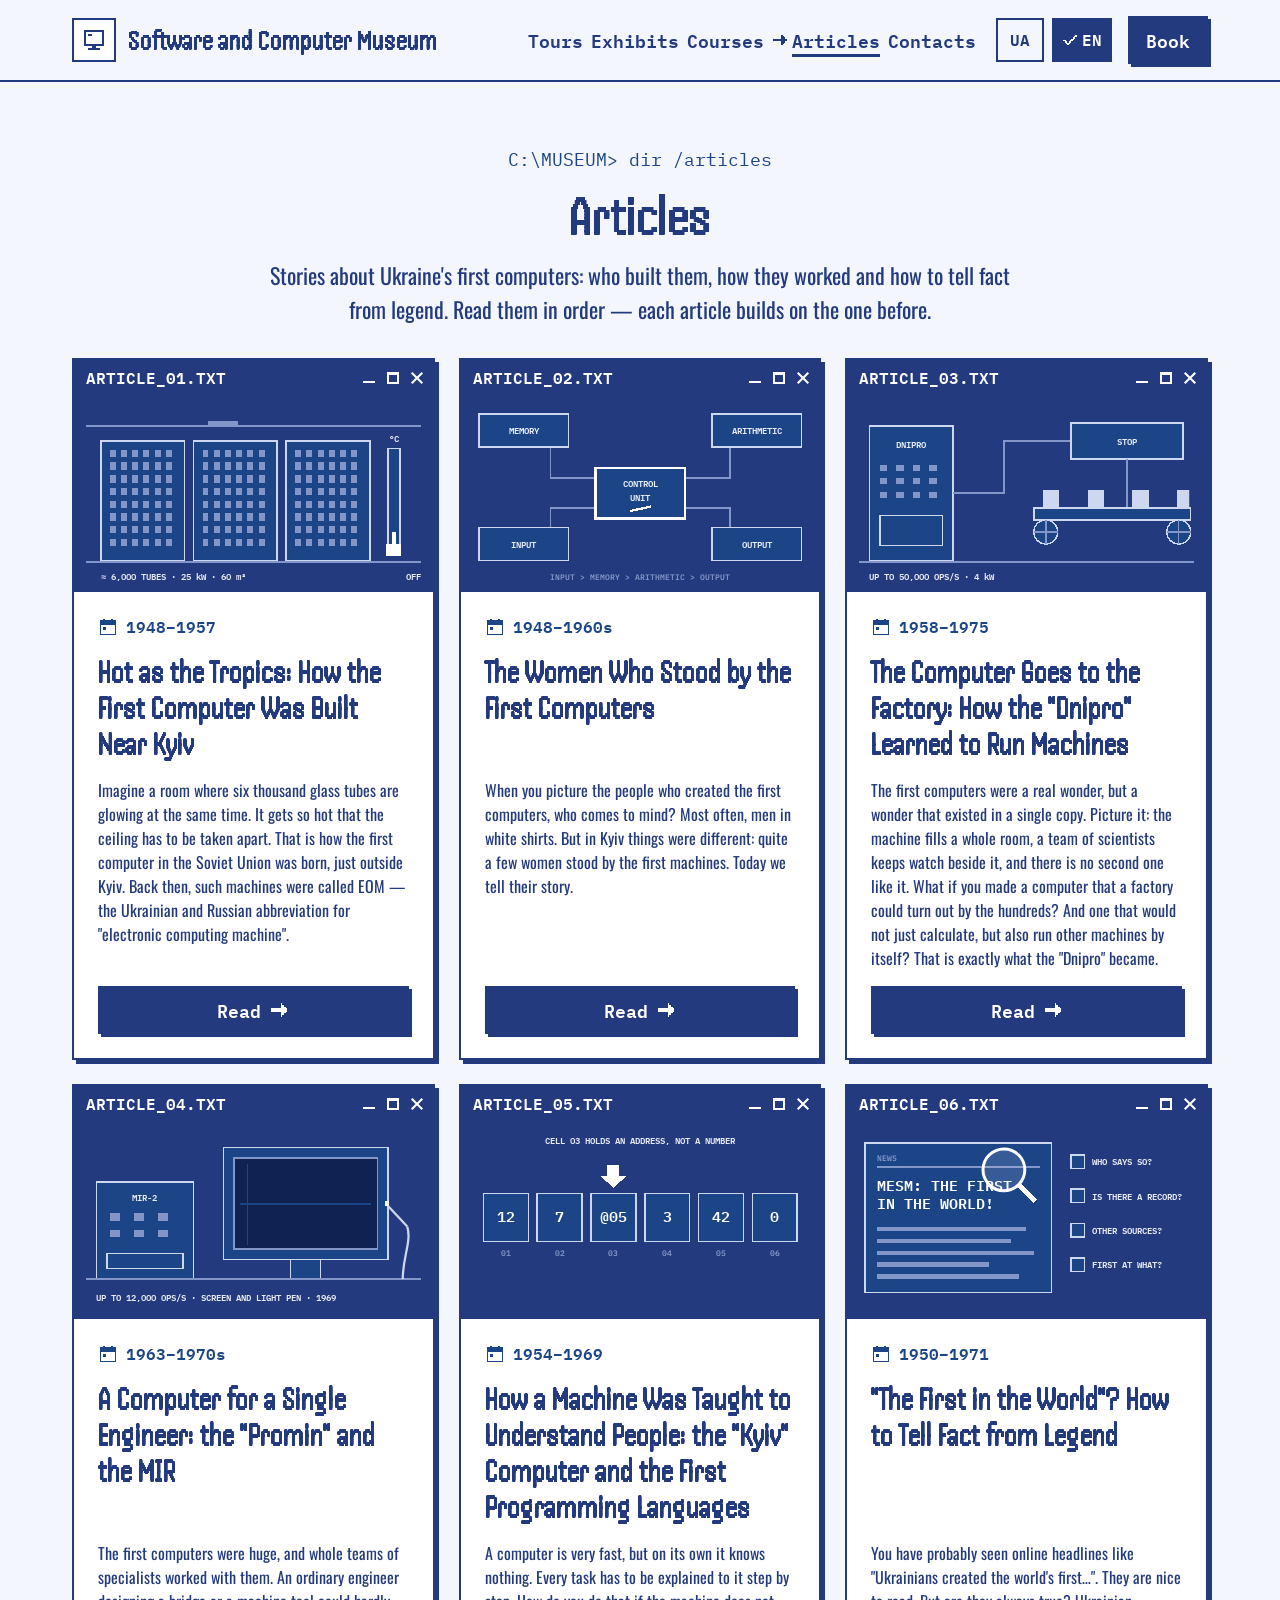
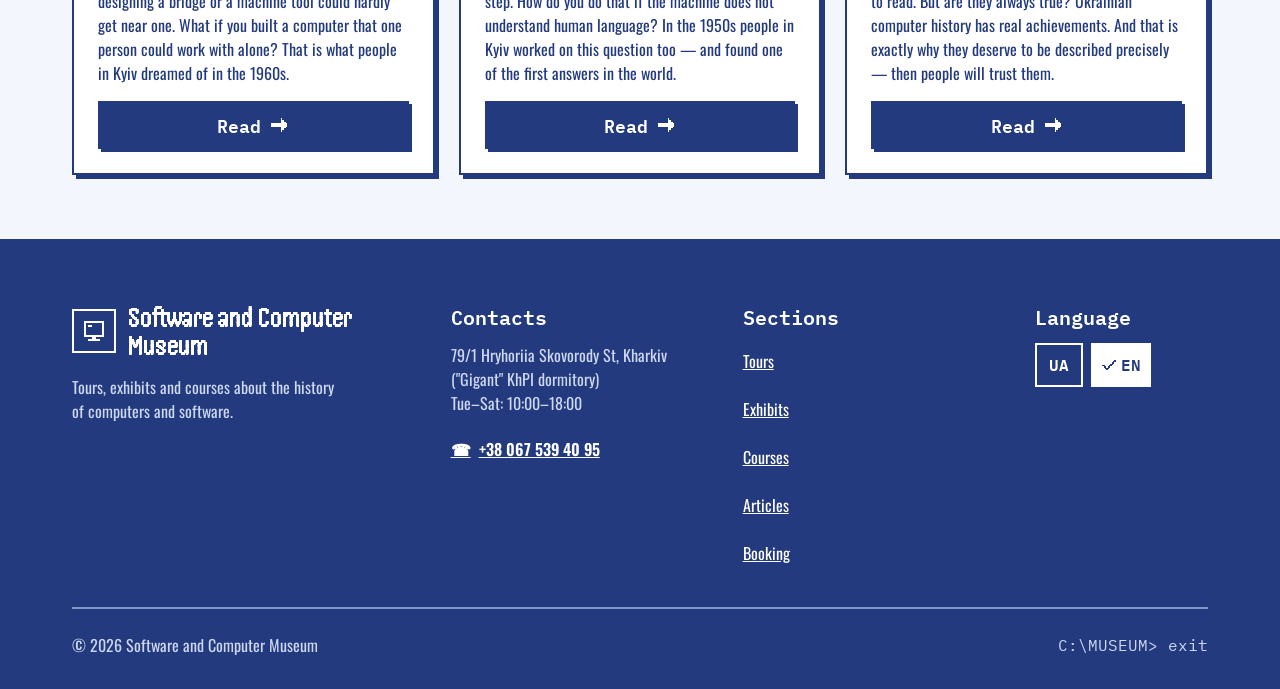
<file: articles-en.html>
<!doctype html>
<html lang="en" data-page-lang="en">
<head>
  <meta charset="utf-8">
  <meta name="viewport" content="width=device-width, initial-scale=1">
  <title>Articles — Software and Computer Museum</title>
  <meta name="description" content="Articles about Ukraine's first computers for schoolchildren, parents and adults.">
  <link rel="alternate" hreflang="uk" href="articles.html">
  <link rel="alternate" hreflang="en" href="articles-en.html">
  <link rel="stylesheet" href="assets/css/fonts.css?v=20261114o">
  <link rel="stylesheet" href="assets/css/tokens.css?v=20261114o">
  <link rel="stylesheet" href="assets/css/site.css?v=20261114o">
</head>
<body id="top">
<!-- Згенеровано tools/build-articles.js — не редагуйте вручну, змінюйте .md-файли в articles/ -->

<svg width="0" height="0" style="position: absolute;" aria-hidden="true" focusable="false">
  <symbol id="ic-monitor" viewBox="0 0 12 12"><path fill-rule="evenodd" shape-rendering="crispEdges" d="M1 1h10v8H1zM2 2v6h8V2zM3 3h2v1H3zM5 9h2v1H5zM3 10h6v1H3z"/></symbol>
  <symbol id="ic-floppy" viewBox="0 0 12 12"><path fill-rule="evenodd" shape-rendering="crispEdges" d="M1 1h9v1h1v9H1zM3 1h5v3H3zM6 2h1v1H6zM3 6h6v4H3z"/></symbol>
  <symbol id="ic-clock" viewBox="0 0 12 12"><path fill-rule="evenodd" shape-rendering="crispEdges" d="M4 1h4v1h2v2h1v4h-1v2H8v1H4v-1H2V8H1V4h1V2h2zM4 2h4v1h1v1h1v4H9v1H8v1H4V9H3V8H2V4h1V3h1zM6 3h1v3h2v1H6z"/></symbol>
  <symbol id="ic-person" viewBox="0 0 12 12"><path fill-rule="evenodd" shape-rendering="crispEdges" d="M5 1h2v1h1v2H7v1H5V4H4V2h1zM3 6h6v1h1v4H2V7h1z"/></symbol>
  <symbol id="ic-ticket" viewBox="0 0 12 12"><path fill-rule="evenodd" shape-rendering="crispEdges" d="M1 3h10v2h-1v2h1v2H1V7h1V5H1zM6 4h1v1H6zM6 7h1v1H6z"/></symbol>
  <symbol id="ic-calendar" viewBox="0 0 12 12"><path fill-rule="evenodd" shape-rendering="crispEdges" d="M1 2h10v9H1zM2 5h8v5H2zM3 1h1v1H3zM8 1h1v1H8zM3 6h2v2H3z"/></symbol>
  <symbol id="ic-arrow-right" viewBox="0 0 12 12"><path shape-rendering="crispEdges" d="M1 5h6V2h1v1h1v1h1v1h1v2h-1v1H9v1H8v1H7V7H1z"/></symbol>
  <symbol id="ic-arrow-down" viewBox="0 0 12 12"><path shape-rendering="crispEdges" d="M5 1V7H2v1h1v1h1v1h1v1h2v-1h1V9h1V8h1V7H7V1z"/></symbol>
  <symbol id="ic-check" viewBox="0 0 12 12"><path shape-rendering="crispEdges" d="M1 6h2v1h1v1h1V7h1V6h1V5h1V4h1V3h1V2h1v2h-1v1H9v1H8v1H7v1H6v1H5v1H4V9H3V8H2V7H1z"/></symbol>
  <symbol id="ic-alert" viewBox="0 0 12 12"><path fill-rule="evenodd" shape-rendering="crispEdges" d="M1 1h10v10H1zM2 2v8h8V2zM5 3h2v4H5zM5 8h2v1H5z"/></symbol>
  <symbol id="ic-phone" viewBox="0 0 12 12"><path fill-rule="evenodd" shape-rendering="crispEdges" d="M2 1h3v3H4v2h1v1h1v1h2V7h3v3h-1v1H7v-1H5V9H4V8H3V6H2V4H1V2h1z"/></symbol>
  <symbol id="ic-pin" viewBox="0 0 12 12"><path fill-rule="evenodd" shape-rendering="crispEdges" d="M4 1h4v1h1v1h1v4H9v1H8v1H7v2H5V9H4V8H3V7H2V3h1V2h1zM5 3h2v2H5z"/></symbol>
  <symbol id="ic-book" viewBox="0 0 12 12"><path fill-rule="evenodd" shape-rendering="crispEdges" d="M1 2h4v1h2V2h4v9H7v-1H5v1H1zM2 3h3v6H2zM7 3h3v6H7z"/></symbol>
  <symbol id="ic-menu" viewBox="0 0 12 12"><path shape-rendering="crispEdges" d="M1 2h10v2H1zM1 5h10v2H1zM1 8h10v2H1z"/></symbol>
  <symbol id="ic-close" viewBox="0 0 12 12"><path shape-rendering="crispEdges" d="M1 1h2v1h1v1h1v1h2V3h1V2h1V1h2v2h-1v1H9v1H8v2h1v1h1v1h1v2H9v-1H8V9H7V8H5v1H4v1H3v1H1V9h1V8h1V7h1V5H3V4H2V3H1z"/></symbol>
</svg>

<a class="skip" href="#main" data-i18n="k1">Skip to main content</a>

<header class="hdr">
  <div class="wrap hdr-bar">
    <a class="logo hdr-logo" href="index.html?lang=en" data-i18n-attr="aria-label:k2" aria-label="Software and Computer Museum — back to top">
      <span class="logo-box"><svg class="ic i-l" aria-hidden="true"><use href="#ic-monitor"/></svg></span>
      <span class="disp logo-name">Software and Computer Museum</span>
    </a>
    <nav class="nav" data-i18n-attr="aria-label:k4" aria-label="Page sections">
      <a class="nl" href="index.html?lang=en#tours"><svg class="ic i-s" aria-hidden="true"><use href="#ic-arrow-right"/></svg><span data-i18n="k5">Tours</span></a>
      <a class="nl" href="index.html?lang=en#exhibits"><svg class="ic i-s" aria-hidden="true"><use href="#ic-arrow-right"/></svg><span data-i18n="k6">Exhibits</span></a>
      <a class="nl" href="index.html?lang=en#courses"><svg class="ic i-s" aria-hidden="true"><use href="#ic-arrow-right"/></svg><span data-i18n="k7">Courses</span></a>
      <a class="nl" href="articles-en.html" aria-current="page" data-href-uk="articles.html" data-href-en="articles-en.html"><svg class="ic i-s" aria-hidden="true"><use href="#ic-arrow-right"/></svg><span data-i18n="k148">Articles</span></a>
      <a class="nl" href="index.html?lang=en#contacts"><svg class="ic i-s" aria-hidden="true"><use href="#ic-arrow-right"/></svg><span data-i18n="k8">Contacts</span></a>
    </nav>
    <div class="hdr-actions">
      <div class="langs" role="group" data-i18n-attr="aria-label:k9" aria-label="Site language">
        <button type="button" class="lang" data-lang="uk" aria-pressed="false" data-i18n-attr="aria-label:k10" aria-label="UA — Ukrainian"><svg class="ic i-s" aria-hidden="true"><use href="#ic-check"/></svg>UA</button>
        <button type="button" class="lang" data-lang="en" lang="en" aria-pressed="true" data-i18n-attr="aria-label:k12" aria-label="EN — English"><svg class="ic i-s" aria-hidden="true"><use href="#ic-check"/></svg>EN</button>
      </div>
      <a class="btn" href="index.html?lang=en#booking" data-i18n="k14">Book</a>
    </div>
    <button type="button" class="btn btn-ghost burger" aria-expanded="false" aria-controls="mobile-menu">
      <span class="burger-closed" style="display: inline-flex; align-items: center; gap: var(--space-2);"><svg class="ic i-l" aria-hidden="true"><use href="#ic-menu"/></svg><span data-i18n="k15">Menu</span></span>
      <span class="burger-open" style="display: inline-flex; align-items: center; gap: var(--space-2);" hidden><svg class="ic i-l" aria-hidden="true"><use href="#ic-close"/></svg><span class="sr-only" data-i18n="k16">Close</span></span>
    </button>
  </div>
  <div class="wrap mmenu" id="mobile-menu" hidden>
    <nav class="mnav" data-i18n-attr="aria-label:k17" aria-label="Page sections (mobile menu)">
      <a class="ml" href="index.html?lang=en#tours"><span data-i18n="k5">Tours</span><svg class="ic i-m go" aria-hidden="true"><use href="#ic-arrow-right"/></svg><span class="here" aria-hidden="true"><svg class="ic i-s"><use href="#ic-check"/></svg><span data-i18n="k18">you are here</span></span></a>
      <a class="ml" href="index.html?lang=en#exhibits"><span data-i18n="k6">Exhibits</span><svg class="ic i-m go" aria-hidden="true"><use href="#ic-arrow-right"/></svg><span class="here" aria-hidden="true"><svg class="ic i-s"><use href="#ic-check"/></svg><span data-i18n="k18">you are here</span></span></a>
      <a class="ml" href="index.html?lang=en#courses"><span data-i18n="k7">Courses</span><svg class="ic i-m go" aria-hidden="true"><use href="#ic-arrow-right"/></svg><span class="here" aria-hidden="true"><svg class="ic i-s"><use href="#ic-check"/></svg><span data-i18n="k18">you are here</span></span></a>
      <a class="ml" href="articles-en.html" aria-current="page" data-href-uk="articles.html" data-href-en="articles-en.html"><span data-i18n="k148">Articles</span><svg class="ic i-m go" aria-hidden="true"><use href="#ic-arrow-right"/></svg><span class="here" aria-hidden="true"><svg class="ic i-s"><use href="#ic-check"/></svg><span data-i18n="k18">you are here</span></span></a>
      <a class="ml" href="index.html?lang=en#contacts"><span data-i18n="k8">Contacts</span><svg class="ic i-m go" aria-hidden="true"><use href="#ic-arrow-right"/></svg><span class="here" aria-hidden="true"><svg class="ic i-s"><use href="#ic-check"/></svg><span data-i18n="k18">you are here</span></span></a>
    </nav>
    <div class="mmenu-actions">
      <div class="langs" role="group" data-i18n-attr="aria-label:k9" aria-label="Site language">
        <button type="button" class="lang" data-lang="uk" aria-pressed="false" data-i18n-attr="aria-label:k10" aria-label="UA — Ukrainian"><svg class="ic i-s" aria-hidden="true"><use href="#ic-check"/></svg>UA</button>
        <button type="button" class="lang" data-lang="en" lang="en" aria-pressed="true" data-i18n-attr="aria-label:k12" aria-label="EN — English"><svg class="ic i-s" aria-hidden="true"><use href="#ic-check"/></svg>EN</button>
      </div>
      <a class="btn" href="index.html?lang=en#booking" data-close-menu data-i18n="k14">Book</a>
    </div>
  </div>
</header>

<main id="main">

<section class="sec" aria-labelledby="articles-title">
  <div class="wrap">
    <div class="sec-head">
      <p class="mono prompt" aria-hidden="true">C:\MUSEUM&gt; dir /articles</p>
      <h1 id="articles-title" class="disp h2">Articles</h1>
      <p class="lead">Stories about Ukraine's first computers: who built them, how they worked and how to tell fact from legend. Read them in order — each article builds on the one before.</p>
    </div>
    <div class="g3">

      <article class="win card card-article">
        <div class="wtitle" aria-hidden="true"><span>ARTICLE_01.TXT</span><span class="wctl"><span></span><span></span><span></span></span></div>
        <div class="card-cover fig-ill" aria-hidden="true"><svg class="ill-art" viewBox="0 0 480 260" role="img" aria-label="MESM: a hall of cabinets full of tubes">
      <rect class="bg" width="480" height="260"/>
      <path class="ln" d="M16 40H180M220 40H464"/>
      <rect class="ceil" x="180" y="34" width="40" height="8"/>
      <rect class="bx" x="36" y="60" width="112" height="160"/><rect class="bx" x="160" y="60" width="112" height="160"/><rect class="bx" x="284" y="60" width="112" height="160"/>
      <rect class="lamp" x="48" y="72" width="8" height="10" style="--d:0ms"/><rect class="lamp" x="63" y="72" width="8" height="10" style="--d:137ms"/><rect class="lamp" x="78" y="72" width="8" height="10" style="--d:274ms"/><rect class="lamp" x="93" y="72" width="8" height="10" style="--d:411ms"/><rect class="lamp" x="108" y="72" width="8" height="10" style="--d:548ms"/><rect class="lamp" x="123" y="72" width="8" height="10" style="--d:685ms"/><rect class="lamp" x="48" y="89" width="8" height="10" style="--d:822ms"/><rect class="lamp" x="63" y="89" width="8" height="10" style="--d:959ms"/><rect class="lamp" x="78" y="89" width="8" height="10" style="--d:1096ms"/><rect class="lamp" x="93" y="89" width="8" height="10" style="--d:1233ms"/><rect class="lamp" x="108" y="89" width="8" height="10" style="--d:1370ms"/><rect class="lamp" x="123" y="89" width="8" height="10" style="--d:1507ms"/><rect class="lamp" x="48" y="106" width="8" height="10" style="--d:44ms"/><rect class="lamp" x="63" y="106" width="8" height="10" style="--d:181ms"/><rect class="lamp" x="78" y="106" width="8" height="10" style="--d:318ms"/><rect class="lamp" x="93" y="106" width="8" height="10" style="--d:455ms"/><rect class="lamp" x="108" y="106" width="8" height="10" style="--d:592ms"/><rect class="lamp" x="123" y="106" width="8" height="10" style="--d:729ms"/><rect class="lamp" x="48" y="123" width="8" height="10" style="--d:866ms"/><rect class="lamp" x="63" y="123" width="8" height="10" style="--d:1003ms"/><rect class="lamp" x="78" y="123" width="8" height="10" style="--d:1140ms"/><rect class="lamp" x="93" y="123" width="8" height="10" style="--d:1277ms"/><rect class="lamp" x="108" y="123" width="8" height="10" style="--d:1414ms"/><rect class="lamp" x="123" y="123" width="8" height="10" style="--d:1551ms"/><rect class="lamp" x="48" y="140" width="8" height="10" style="--d:88ms"/><rect class="lamp" x="63" y="140" width="8" height="10" style="--d:225ms"/><rect class="lamp" x="78" y="140" width="8" height="10" style="--d:362ms"/><rect class="lamp" x="93" y="140" width="8" height="10" style="--d:499ms"/><rect class="lamp" x="108" y="140" width="8" height="10" style="--d:636ms"/><rect class="lamp" x="123" y="140" width="8" height="10" style="--d:773ms"/><rect class="lamp" x="48" y="157" width="8" height="10" style="--d:910ms"/><rect class="lamp" x="63" y="157" width="8" height="10" style="--d:1047ms"/><rect class="lamp" x="78" y="157" width="8" height="10" style="--d:1184ms"/><rect class="lamp" x="93" y="157" width="8" height="10" style="--d:1321ms"/><rect class="lamp" x="108" y="157" width="8" height="10" style="--d:1458ms"/><rect class="lamp" x="123" y="157" width="8" height="10" style="--d:1595ms"/><rect class="lamp" x="48" y="174" width="8" height="10" style="--d:132ms"/><rect class="lamp" x="63" y="174" width="8" height="10" style="--d:269ms"/><rect class="lamp" x="78" y="174" width="8" height="10" style="--d:406ms"/><rect class="lamp" x="93" y="174" width="8" height="10" style="--d:543ms"/><rect class="lamp" x="108" y="174" width="8" height="10" style="--d:680ms"/><rect class="lamp" x="123" y="174" width="8" height="10" style="--d:817ms"/><rect class="lamp" x="48" y="191" width="8" height="10" style="--d:954ms"/><rect class="lamp" x="63" y="191" width="8" height="10" style="--d:1091ms"/><rect class="lamp" x="78" y="191" width="8" height="10" style="--d:1228ms"/><rect class="lamp" x="93" y="191" width="8" height="10" style="--d:1365ms"/><rect class="lamp" x="108" y="191" width="8" height="10" style="--d:1502ms"/><rect class="lamp" x="123" y="191" width="8" height="10" style="--d:39ms"/><rect class="lamp" x="172" y="72" width="8" height="10" style="--d:176ms"/><rect class="lamp" x="187" y="72" width="8" height="10" style="--d:313ms"/><rect class="lamp" x="202" y="72" width="8" height="10" style="--d:450ms"/><rect class="lamp" x="217" y="72" width="8" height="10" style="--d:587ms"/><rect class="lamp" x="232" y="72" width="8" height="10" style="--d:724ms"/><rect class="lamp" x="247" y="72" width="8" height="10" style="--d:861ms"/><rect class="lamp" x="172" y="89" width="8" height="10" style="--d:998ms"/><rect class="lamp" x="187" y="89" width="8" height="10" style="--d:1135ms"/><rect class="lamp" x="202" y="89" width="8" height="10" style="--d:1272ms"/><rect class="lamp" x="217" y="89" width="8" height="10" style="--d:1409ms"/><rect class="lamp" x="232" y="89" width="8" height="10" style="--d:1546ms"/><rect class="lamp" x="247" y="89" width="8" height="10" style="--d:83ms"/><rect class="lamp" x="172" y="106" width="8" height="10" style="--d:220ms"/><rect class="lamp" x="187" y="106" width="8" height="10" style="--d:357ms"/><rect class="lamp" x="202" y="106" width="8" height="10" style="--d:494ms"/><rect class="lamp" x="217" y="106" width="8" height="10" style="--d:631ms"/><rect class="lamp" x="232" y="106" width="8" height="10" style="--d:768ms"/><rect class="lamp" x="247" y="106" width="8" height="10" style="--d:905ms"/><rect class="lamp" x="172" y="123" width="8" height="10" style="--d:1042ms"/><rect class="lamp" x="187" y="123" width="8" height="10" style="--d:1179ms"/><rect class="lamp" x="202" y="123" width="8" height="10" style="--d:1316ms"/><rect class="lamp" x="217" y="123" width="8" height="10" style="--d:1453ms"/><rect class="lamp" x="232" y="123" width="8" height="10" style="--d:1590ms"/><rect class="lamp" x="247" y="123" width="8" height="10" style="--d:127ms"/><rect class="lamp" x="172" y="140" width="8" height="10" style="--d:264ms"/><rect class="lamp" x="187" y="140" width="8" height="10" style="--d:401ms"/><rect class="lamp" x="202" y="140" width="8" height="10" style="--d:538ms"/><rect class="lamp" x="217" y="140" width="8" height="10" style="--d:675ms"/><rect class="lamp" x="232" y="140" width="8" height="10" style="--d:812ms"/><rect class="lamp" x="247" y="140" width="8" height="10" style="--d:949ms"/><rect class="lamp" x="172" y="157" width="8" height="10" style="--d:1086ms"/><rect class="lamp" x="187" y="157" width="8" height="10" style="--d:1223ms"/><rect class="lamp" x="202" y="157" width="8" height="10" style="--d:1360ms"/><rect class="lamp" x="217" y="157" width="8" height="10" style="--d:1497ms"/><rect class="lamp" x="232" y="157" width="8" height="10" style="--d:34ms"/><rect class="lamp" x="247" y="157" width="8" height="10" style="--d:171ms"/><rect class="lamp" x="172" y="174" width="8" height="10" style="--d:308ms"/><rect class="lamp" x="187" y="174" width="8" height="10" style="--d:445ms"/><rect class="lamp" x="202" y="174" width="8" height="10" style="--d:582ms"/><rect class="lamp" x="217" y="174" width="8" height="10" style="--d:719ms"/><rect class="lamp" x="232" y="174" width="8" height="10" style="--d:856ms"/><rect class="lamp" x="247" y="174" width="8" height="10" style="--d:993ms"/><rect class="lamp" x="172" y="191" width="8" height="10" style="--d:1130ms"/><rect class="lamp" x="187" y="191" width="8" height="10" style="--d:1267ms"/><rect class="lamp" x="202" y="191" width="8" height="10" style="--d:1404ms"/><rect class="lamp" x="217" y="191" width="8" height="10" style="--d:1541ms"/><rect class="lamp" x="232" y="191" width="8" height="10" style="--d:78ms"/><rect class="lamp" x="247" y="191" width="8" height="10" style="--d:215ms"/><rect class="lamp" x="296" y="72" width="8" height="10" style="--d:352ms"/><rect class="lamp" x="311" y="72" width="8" height="10" style="--d:489ms"/><rect class="lamp" x="326" y="72" width="8" height="10" style="--d:626ms"/><rect class="lamp" x="341" y="72" width="8" height="10" style="--d:763ms"/><rect class="lamp" x="356" y="72" width="8" height="10" style="--d:900ms"/><rect class="lamp" x="371" y="72" width="8" height="10" style="--d:1037ms"/><rect class="lamp" x="296" y="89" width="8" height="10" style="--d:1174ms"/><rect class="lamp" x="311" y="89" width="8" height="10" style="--d:1311ms"/><rect class="lamp" x="326" y="89" width="8" height="10" style="--d:1448ms"/><rect class="lamp" x="341" y="89" width="8" height="10" style="--d:1585ms"/><rect class="lamp" x="356" y="89" width="8" height="10" style="--d:122ms"/><rect class="lamp" x="371" y="89" width="8" height="10" style="--d:259ms"/><rect class="lamp" x="296" y="106" width="8" height="10" style="--d:396ms"/><rect class="lamp" x="311" y="106" width="8" height="10" style="--d:533ms"/><rect class="lamp" x="326" y="106" width="8" height="10" style="--d:670ms"/><rect class="lamp" x="341" y="106" width="8" height="10" style="--d:807ms"/><rect class="lamp" x="356" y="106" width="8" height="10" style="--d:944ms"/><rect class="lamp" x="371" y="106" width="8" height="10" style="--d:1081ms"/><rect class="lamp" x="296" y="123" width="8" height="10" style="--d:1218ms"/><rect class="lamp" x="311" y="123" width="8" height="10" style="--d:1355ms"/><rect class="lamp" x="326" y="123" width="8" height="10" style="--d:1492ms"/><rect class="lamp" x="341" y="123" width="8" height="10" style="--d:29ms"/><rect class="lamp" x="356" y="123" width="8" height="10" style="--d:166ms"/><rect class="lamp" x="371" y="123" width="8" height="10" style="--d:303ms"/><rect class="lamp" x="296" y="140" width="8" height="10" style="--d:440ms"/><rect class="lamp" x="311" y="140" width="8" height="10" style="--d:577ms"/><rect class="lamp" x="326" y="140" width="8" height="10" style="--d:714ms"/><rect class="lamp" x="341" y="140" width="8" height="10" style="--d:851ms"/><rect class="lamp" x="356" y="140" width="8" height="10" style="--d:988ms"/><rect class="lamp" x="371" y="140" width="8" height="10" style="--d:1125ms"/><rect class="lamp" x="296" y="157" width="8" height="10" style="--d:1262ms"/><rect class="lamp" x="311" y="157" width="8" height="10" style="--d:1399ms"/><rect class="lamp" x="326" y="157" width="8" height="10" style="--d:1536ms"/><rect class="lamp" x="341" y="157" width="8" height="10" style="--d:73ms"/><rect class="lamp" x="356" y="157" width="8" height="10" style="--d:210ms"/><rect class="lamp" x="371" y="157" width="8" height="10" style="--d:347ms"/><rect class="lamp" x="296" y="174" width="8" height="10" style="--d:484ms"/><rect class="lamp" x="311" y="174" width="8" height="10" style="--d:621ms"/><rect class="lamp" x="326" y="174" width="8" height="10" style="--d:758ms"/><rect class="lamp" x="341" y="174" width="8" height="10" style="--d:895ms"/><rect class="lamp" x="356" y="174" width="8" height="10" style="--d:1032ms"/><rect class="lamp" x="371" y="174" width="8" height="10" style="--d:1169ms"/><rect class="lamp" x="296" y="191" width="8" height="10" style="--d:1306ms"/><rect class="lamp" x="311" y="191" width="8" height="10" style="--d:1443ms"/><rect class="lamp" x="326" y="191" width="8" height="10" style="--d:1580ms"/><rect class="lamp" x="341" y="191" width="8" height="10" style="--d:117ms"/><rect class="lamp" x="356" y="191" width="8" height="10" style="--d:254ms"/><rect class="lamp" x="371" y="191" width="8" height="10" style="--d:391ms"/>
      <path class="ln" d="M16 222H464"/>
      <path class="heat" style="--d:0ms" d="M76 56q8-8 0-16t0-16M92 56q8-8 0-16t0-16M108 56q8-8 0-16t0-16"/><path class="heat" style="--d:300ms" d="M200 56q8-8 0-16t0-16M216 56q8-8 0-16t0-16M232 56q8-8 0-16t0-16"/><path class="heat" style="--d:600ms" d="M324 56q8-8 0-16t0-16M340 56q8-8 0-16t0-16M356 56q8-8 0-16t0-16"/>
      <rect class="bx" x="420" y="70" width="16" height="130"/>
      <rect class="merc" x="425" y="80" width="6" height="120"/>
      <rect class="merc-base" x="418" y="198" width="20" height="16"/>
      <text class="t" x="428" y="62" text-anchor="middle">°C</text>
      <text class="t" x="36" y="246" text-anchor="start">≈ 6,000 TUBES · 25 kW · 60 m²</text>
      <text class="t off-only" x="464" y="246" text-anchor="end">OFF</text>
      <text class="t on-only" x="464" y="246" text-anchor="end">50 OPS/S</text>
    </svg></div>
        <div class="winbody">
          <p class="year"><svg class="ic i-m" aria-hidden="true"><use href="#ic-calendar"/></svg>1948–1957</p>
          <h2 class="disp ct">Hot as the Tropics: How the First Computer Was Built Near Kyiv</h2>
          <p class="excerpt">Imagine a room where six thousand glass tubes are glowing at the same time. It gets so hot that the ceiling has to be taken apart. That is how the first computer in the Soviet Union was born, just outside Kyiv. Back then, such machines were called EOM — the Ukrainian and Russian abbreviation for &quot;electronic computing machine&quot;.</p>
          <a class="btn" href="articles/en/01-spekotno-yak-u-tropikakh.html" aria-label="Read the article “Hot as the Tropics: How the First Computer Was Built Near Kyiv”">Read<svg class="ic i-m" aria-hidden="true"><use href="#ic-arrow-right"/></svg></a>
        </div>
      </article>

      <article class="win card card-article">
        <div class="wtitle" aria-hidden="true"><span>ARTICLE_02.TXT</span><span class="wctl"><span></span><span></span><span></span></span></div>
        <div class="card-cover fig-ill" aria-hidden="true"><svg class="ill-art" viewBox="0 0 480 260" role="img" aria-label="The control unit switches on the machine blocks in turn">
      <rect class="bg" width="480" height="260"/>
      <path class="ln" d="M180 110H120V68"/><path class="ln" d="M300 110H360V68"/><path class="ln" d="M180 150H120V176"/><path class="ln" d="M300 150H360V176"/>
      <path class="pulse" d="M180 110H120V68" style="--d:600ms"/><path class="pulse" d="M300 110H360V68" style="--d:1200ms"/><path class="pulse" d="M180 150H120V176" style="--d:0ms"/><path class="pulse" d="M300 150H360V176" style="--d:1800ms"/>
      <g class="blk" style="--d:850ms"><rect class="bx" x="24" y="24" width="120" height="44"/><text class="t" x="84" y="51" text-anchor="middle">MEMORY</text></g><g class="blk" style="--d:1450ms"><rect class="bx" x="336" y="24" width="120" height="44"/><text class="t" x="396" y="51" text-anchor="middle">ARITHMETIC</text></g><g class="blk" style="--d:250ms"><rect class="bx" x="24" y="176" width="120" height="44"/><text class="t" x="84" y="203" text-anchor="middle">INPUT</text></g><g class="blk" style="--d:2050ms"><rect class="bx" x="336" y="176" width="120" height="44"/><text class="t" x="396" y="203" text-anchor="middle">OUTPUT</text></g>
      <rect class="bx strong" x="180" y="96" width="120" height="68"/>
      <text class="t" x="240" y="122" text-anchor="middle">CONTROL</text>
      <text class="t" x="240" y="140" text-anchor="middle">UNIT</text>
      <path class="baton" d="M226 154l28-6"/>
      <text class="t dim-t" x="240" y="246" text-anchor="middle">INPUT &gt; MEMORY &gt; ARITHMETIC &gt; OUTPUT</text>
    </svg></div>
        <div class="winbody">
          <p class="year"><svg class="ic i-m" aria-hidden="true"><use href="#ic-calendar"/></svg>1948–1960s</p>
          <h2 class="disp ct">The Women Who Stood by the First Computers</h2>
          <p class="excerpt">When you picture the people who created the first computers, who comes to mind? Most often, men in white shirts. But in Kyiv things were different: quite a few women stood by the first machines. Today we tell their story.</p>
          <a class="btn" href="articles/en/02-zhinky-bilya-pershykh-kompyuteriv.html" aria-label="Read the article “The Women Who Stood by the First Computers”">Read<svg class="ic i-m" aria-hidden="true"><use href="#ic-arrow-right"/></svg></a>
        </div>
      </article>

      <article class="win card card-article">
        <div class="wtitle" aria-hidden="true"><span>ARTICLE_03.TXT</span><span class="wctl"><span></span><span></span><span></span></span></div>
        <div class="card-cover fig-ill" aria-hidden="true"><svg class="ill-art" viewBox="0 0 480 260" role="img" aria-label="The Dnipro computer controls a factory conveyor">
      <rect class="bg" width="480" height="260"/>
      <rect class="bx" x="30" y="40" width="112" height="180"/>
      <text class="t" x="86" y="70" text-anchor="middle">DNIPRO</text>
      <rect class="lamp" x="44" y="92" width="10" height="8" style="--d:0ms"/><rect class="lamp" x="66" y="92" width="10" height="8" style="--d:137ms"/><rect class="lamp" x="88" y="92" width="10" height="8" style="--d:274ms"/><rect class="lamp" x="110" y="92" width="10" height="8" style="--d:411ms"/><rect class="lamp" x="44" y="110" width="10" height="8" style="--d:548ms"/><rect class="lamp" x="66" y="110" width="10" height="8" style="--d:685ms"/><rect class="lamp" x="88" y="110" width="10" height="8" style="--d:822ms"/><rect class="lamp" x="110" y="110" width="10" height="8" style="--d:959ms"/><rect class="lamp" x="44" y="128" width="10" height="8" style="--d:1096ms"/><rect class="lamp" x="66" y="128" width="10" height="8" style="--d:1233ms"/><rect class="lamp" x="88" y="128" width="10" height="8" style="--d:1370ms"/><rect class="lamp" x="110" y="128" width="10" height="8" style="--d:1507ms"/>
      <rect class="bx" x="44" y="160" width="84" height="40"/>
      <path class="ln" d="M142 130H210V60H300"/>
      <path class="pulse loop" d="M142 130H210V60H300"/>
      <rect class="bx" x="300" y="36" width="150" height="48"/>
      <text class="t off-only" x="375" y="66" text-anchor="middle">STOP</text>
      <text class="t on-only" x="375" y="66" text-anchor="middle">RUN · SPEED 3</text>
      <path class="ln" d="M375 84V150"/>
      <rect class="bx" x="250" y="150" width="210" height="16"/>
      <clipPath id="ill-belt-clip"><rect x="252" y="110" width="206" height="40"/></clipPath>
      <g clip-path="url(#ill-belt-clip)"><g class="belt"><rect class="box" x="262" y="126" width="22" height="22"/><rect class="box" x="322" y="126" width="22" height="22"/><rect class="box" x="382" y="126" width="22" height="22"/><rect class="box" x="442" y="126" width="22" height="22"/></g></g>
      <g class="gear"><circle class="bx" cx="266" cy="182" r="16"/><path class="ln" d="M250 182H282M266 166V198"/></g><g class="gear"><circle class="bx" cx="444" cy="182" r="16"/><path class="ln" d="M428 182H460M444 166V198"/></g>
      <path class="ln" d="M16 222H464"/>
      <text class="t" x="30" y="246" text-anchor="start">UP TO 50,000 OPS/S · 4 kW</text>
    </svg></div>
        <div class="winbody">
          <p class="year"><svg class="ic i-m" aria-hidden="true"><use href="#ic-calendar"/></svg>1958–1975</p>
          <h2 class="disp ct">The Computer Goes to the Factory: How the &quot;Dnipro&quot; Learned to Run Machines</h2>
          <p class="excerpt">The first computers were a real wonder, but a wonder that existed in a single copy. Picture it: the machine fills a whole room, a team of scientists keeps watch beside it, and there is no second one like it. What if you made a computer that a factory could turn out by the hundreds? And one that would not just calculate, but also run other machines by itself? That is exactly what the &quot;Dnipro&quot; became.</p>
          <a class="btn" href="articles/en/03-kompyuter-ide-na-zavod.html" aria-label="Read the article “The Computer Goes to the Factory: How the &quot;Dnipro&quot; Learned to Run Machines”">Read<svg class="ic i-m" aria-hidden="true"><use href="#ic-arrow-right"/></svg></a>
        </div>
      </article>

      <article class="win card card-article">
        <div class="wtitle" aria-hidden="true"><span>ARTICLE_04.TXT</span><span class="wctl"><span></span><span></span><span></span></span></div>
        <div class="card-cover fig-ill" aria-hidden="true"><svg class="ill-art" viewBox="0 0 480 260" role="img" aria-label="MIR-2: an engineer draws on the screen with a light pen">
      <rect class="bg" width="480" height="260"/>
      <rect class="bx" x="30" y="80" width="130" height="130"/>
      <text class="t" x="95" y="106" text-anchor="middle">MIR-2</text>
      <rect class="lamp" x="48" y="122" width="14" height="10" style="--d:0ms"/><rect class="lamp" x="80" y="122" width="14" height="10" style="--d:137ms"/><rect class="lamp" x="112" y="122" width="14" height="10" style="--d:274ms"/><rect class="lamp" x="48" y="144" width="14" height="10" style="--d:411ms"/><rect class="lamp" x="80" y="144" width="14" height="10" style="--d:548ms"/><rect class="lamp" x="112" y="144" width="14" height="10" style="--d:685ms"/>
      <rect class="bx" x="44" y="176" width="102" height="20"/>
      <rect class="bx" x="200" y="34" width="220" height="150"/>
      <rect class="screen" x="214" y="48" width="192" height="122"/>
      <path class="ln faint" d="M222 110H398M232 56V164"/>
      <path class="draw" pathLength="100" d="M232 110C248 70 264 70 280 110S312 150 328 110 360 70 376 110 392 130 398 120"/>
      <text class="t on-only" x="392" y="66" text-anchor="end">y = sin x</text>
      <rect class="bx" x="290" y="184" width="40" height="26"/>
      <path class="ln" d="M16 210H464"/>
      <path class="cord" d="M440 210C440 180 452 160 446 140"/>
      <g class="pen"><path class="penbody" d="M446 140L420 112"/><rect class="pentip" x="416" y="106" width="6" height="6"/></g>
      <text class="t" x="30" y="240" text-anchor="start">UP TO 12,000 OPS/S · SCREEN AND LIGHT PEN · 1969</text>
    </svg></div>
        <div class="winbody">
          <p class="year"><svg class="ic i-m" aria-hidden="true"><use href="#ic-calendar"/></svg>1963–1970s</p>
          <h2 class="disp ct">A Computer for a Single Engineer: the &quot;Promin&quot; and the MIR</h2>
          <p class="excerpt">The first computers were huge, and whole teams of specialists worked with them. An ordinary engineer designing a bridge or a machine tool could hardly get near one. What if you built a computer that one person could work with alone? That is what people in Kyiv dreamed of in the 1960s.</p>
          <a class="btn" href="articles/en/04-kompyuter-dlya-odnoho-inzhenera.html" aria-label="Read the article “A Computer for a Single Engineer: the &quot;Promin&quot; and the MIR”">Read<svg class="ic i-m" aria-hidden="true"><use href="#ic-arrow-right"/></svg></a>
        </div>
      </article>

      <article class="win card card-article">
        <div class="wtitle" aria-hidden="true"><span>ARTICLE_05.TXT</span><span class="wctl"><span></span><span></span><span></span></span></div>
        <div class="card-cover fig-ill" aria-hidden="true"><svg class="ill-art" viewBox="0 0 480 260" role="img" aria-label="Address language: cell 03 stores the address of cell 05, which holds 42">
      <rect class="bg" width="480" height="260"/>
      <text class="t" x="240" y="30" text-anchor="middle">CELL 03 HOLDS AN ADDRESS, NOT A NUMBER</text>
      <g class="cell"><rect class="bx" x="30" y="96" width="60" height="64"/><text class="t big" x="60" y="134" text-anchor="middle">12</text><text class="t dim-t" x="60" y="180" text-anchor="middle">01</text></g><g class="cell"><rect class="bx" x="102" y="96" width="60" height="64"/><text class="t big" x="132" y="134" text-anchor="middle">7</text><text class="t dim-t" x="132" y="180" text-anchor="middle">02</text></g><g class="cell c3"><rect class="bx" x="174" y="96" width="60" height="64"/><text class="t big" x="204" y="134" text-anchor="middle">@05</text><text class="t dim-t" x="204" y="180" text-anchor="middle">03</text></g><g class="cell"><rect class="bx" x="246" y="96" width="60" height="64"/><text class="t big" x="276" y="134" text-anchor="middle">3</text><text class="t dim-t" x="276" y="180" text-anchor="middle">04</text></g><g class="cell c5"><rect class="bx" x="318" y="96" width="60" height="64"/><text class="t big" x="348" y="134" text-anchor="middle">42</text><text class="t dim-t" x="348" y="180" text-anchor="middle">05</text></g><g class="cell"><rect class="bx" x="390" y="96" width="60" height="64"/><text class="t big" x="420" y="134" text-anchor="middle">0</text><text class="t dim-t" x="420" y="180" text-anchor="middle">06</text></g>
      <g class="ptr"><path class="arrow" d="M196 58h16v14h10l-18 16-18-16h10z"/></g>
      <path class="hop" d="M204 166V200H348V166"/>
      <g class="result"><rect class="bx strong" x="150" y="210" width="180" height="32"/><text class="t" x="240" y="231" text-anchor="middle">RESULT: 42</text></g>
    </svg></div>
        <div class="winbody">
          <p class="year"><svg class="ic i-m" aria-hidden="true"><use href="#ic-calendar"/></svg>1954–1969</p>
          <h2 class="disp ct">How a Machine Was Taught to Understand People: the &quot;Kyiv&quot; Computer and the First Programming Languages</h2>
          <p class="excerpt">A computer is very fast, but on its own it knows nothing. Every task has to be explained to it step by step. How do you do that if the machine does not understand human language? In the 1950s people in Kyiv worked on this question too — and found one of the first answers in the world.</p>
          <a class="btn" href="articles/en/05-yak-navchyly-mashynu-rozumity-lyudynu.html" aria-label="Read the article “How a Machine Was Taught to Understand People: the &quot;Kyiv&quot; Computer and the First Programming Languages”">Read<svg class="ic i-m" aria-hidden="true"><use href="#ic-arrow-right"/></svg></a>
        </div>
      </article>

      <article class="win card card-article">
        <div class="wtitle" aria-hidden="true"><span>ARTICLE_06.TXT</span><span class="wctl"><span></span><span></span><span></span></span></div>
        <div class="card-cover fig-ill" aria-hidden="true"><svg class="ill-art" viewBox="0 0 480 260" role="img" aria-label="A “World’s first!” headline checked against a checklist">
      <rect class="bg" width="480" height="260"/>
      <rect class="bx" x="24" y="28" width="250" height="200"/>
      <text class="t dim-t" x="40" y="52" text-anchor="start">NEWS</text>
      <path class="ln" d="M40 60H258"/>
      <text class="t big" x="40" y="92" text-anchor="start">MESM: THE FIRST</text>
      <text class="t big" x="40" y="116" text-anchor="start">IN THE WORLD!</text>
      <path class="strike" pathLength="100" d="M36 111H170"/>
      <rect class="gray" x="40" y="140" width="200" height="6"/><rect class="gray" x="40" y="156" width="180" height="6"/><rect class="gray" x="40" y="172" width="210" height="6"/><rect class="gray" x="40" y="188" width="150" height="6"/><rect class="gray" x="40" y="204" width="190" height="6"/>
      <g class="stamp"><rect x="96" y="150" width="166" height="54"/><text class="t stamp-t" x="179" y="172" text-anchor="middle">FIRST IN THE USSR ✓</text><text class="t stamp-t" x="179" y="192" text-anchor="middle">1952 RESOLUTION</text></g>
      <g class="lens"><circle class="glass" cx="210" cy="64" r="28"/><path class="handle" d="M230 84l22 22"/></g>
      <g class="chk" style="--d:400ms"><rect class="bx" x="300" y="44" width="18" height="18"/><path class="tick" d="M303 53l5 5 8-10"/><text class="t" x="328" y="58" text-anchor="start">WHO SAYS SO?</text></g><g class="chk" style="--d:900ms"><rect class="bx" x="300" y="90" width="18" height="18"/><path class="tick" d="M303 99l5 5 8-10"/><text class="t" x="328" y="104" text-anchor="start">IS THERE A RECORD?</text></g><g class="chk" style="--d:1400ms"><rect class="bx" x="300" y="136" width="18" height="18"/><path class="tick" d="M303 145l5 5 8-10"/><text class="t" x="328" y="150" text-anchor="start">OTHER SOURCES?</text></g><g class="chk" style="--d:1900ms"><rect class="bx" x="300" y="182" width="18" height="18"/><path class="tick" d="M303 191l5 5 8-10"/><text class="t" x="328" y="196" text-anchor="start">FIRST AT WHAT?</text></g>
    </svg></div>
        <div class="winbody">
          <p class="year"><svg class="ic i-m" aria-hidden="true"><use href="#ic-calendar"/></svg>1950–1971</p>
          <h2 class="disp ct">&quot;The First in the World&quot;? How to Tell Fact from Legend</h2>
          <p class="excerpt">You have probably seen online headlines like &quot;Ukrainians created the world's first…&quot;. They are nice to read. But are they always true? Ukrainian computer history has real achievements. And that is exactly why they deserve to be described precisely — then people will trust them.</p>
          <a class="btn" href="articles/en/06-pershyi-u-sviti-fakt-chy-lehenda.html" aria-label="Read the article “&quot;The First in the World&quot;? How to Tell Fact from Legend”">Read<svg class="ic i-m" aria-hidden="true"><use href="#ic-arrow-right"/></svg></a>
        </div>
      </article>

    </div>
  </div>
</section>

</main>

<footer class="ftr" data-theme="dark">
  <div class="wrap ftr-inner">
    <div class="ftr-grid">
      <div class="ftr-col ftr-about">
        <a class="logo" href="index.html?lang=en" data-i18n-attr="aria-label:k2" aria-label="Software and Computer Museum — back to top">
          <span class="logo-box"><svg class="ic i-l" aria-hidden="true"><use href="#ic-monitor"/></svg></span>
          <span class="disp logo-name">Software and Computer Museum</span>
        </a>
        <p class="caption muted" data-i18n="k139">Tours, exhibits and courses about the history of computers and software.</p>
      </div>
      <div class="ftr-col">
        <p class="h4" data-i18n="k8">Contacts</p>
        <p class="caption muted"><span data-i18n="k131">79/1 Hryhoriia Skovorody St, Kharkiv (&quot;Gigant&quot; KhPI dormitory)</span><br><span data-i18n="k133">Tue–Sat: 10:00–18:00</span></p>
        <a class="ftr-link" href="tel:+380675394095" style="font-weight: 600;" data-i18n-attr="aria-label:k122" aria-label="Call the museum: +38 067 539 40 95">+38 067 539 40 95</a>
      </div>
      <nav class="ftr-col ftr-nav" data-i18n-attr="aria-label:k140" aria-label="Page sections (footer)">
        <p class="h4" data-i18n="k141">Sections</p>
        <a class="ftr-link" href="index.html?lang=en#tours" data-i18n="k5">Tours</a>
        <a class="ftr-link" href="index.html?lang=en#exhibits" data-i18n="k6">Exhibits</a>
        <a class="ftr-link" href="index.html?lang=en#courses" data-i18n="k7">Courses</a>
        <a class="ftr-link" href="articles-en.html" data-href-uk="articles.html" data-href-en="articles-en.html" data-i18n="k148">Articles</a>
        <a class="ftr-link" href="index.html?lang=en#booking" data-i18n="k142">Booking</a>
      </nav>
      <div class="ftr-col">
        <p class="h4" data-i18n="k143">Language</p>
        <div class="langs" role="group" data-i18n-attr="aria-label:k9" aria-label="Site language">
          <button type="button" class="lang" data-lang="uk" aria-pressed="false" data-i18n-attr="aria-label:k10" aria-label="UA — Ukrainian"><svg class="ic i-s" aria-hidden="true"><use href="#ic-check"/></svg>UA</button>
          <button type="button" class="lang" data-lang="en" lang="en" aria-pressed="true" data-i18n-attr="aria-label:k12" aria-label="EN — English"><svg class="ic i-s" aria-hidden="true"><use href="#ic-check"/></svg>EN</button>
        </div>
      </div>
    </div>
    <div class="ftr-bottom">
      <p class="caption muted" data-i18n="k144">© 2026 Software and Computer Museum</p>
      <p class="mono muted" style="margin: 0;" aria-hidden="true" data-i18n="k145">C:\MUSEUM&gt; exit</p>
    </div>
  </div>
</footer>

<script src="assets/js/content.uk.js?v=20261114o"></script>
<script src="assets/js/content.en.js?v=20261114o"></script>
<script src="assets/js/app.js?v=20261114o"></script>
</body>
</html>
</file>
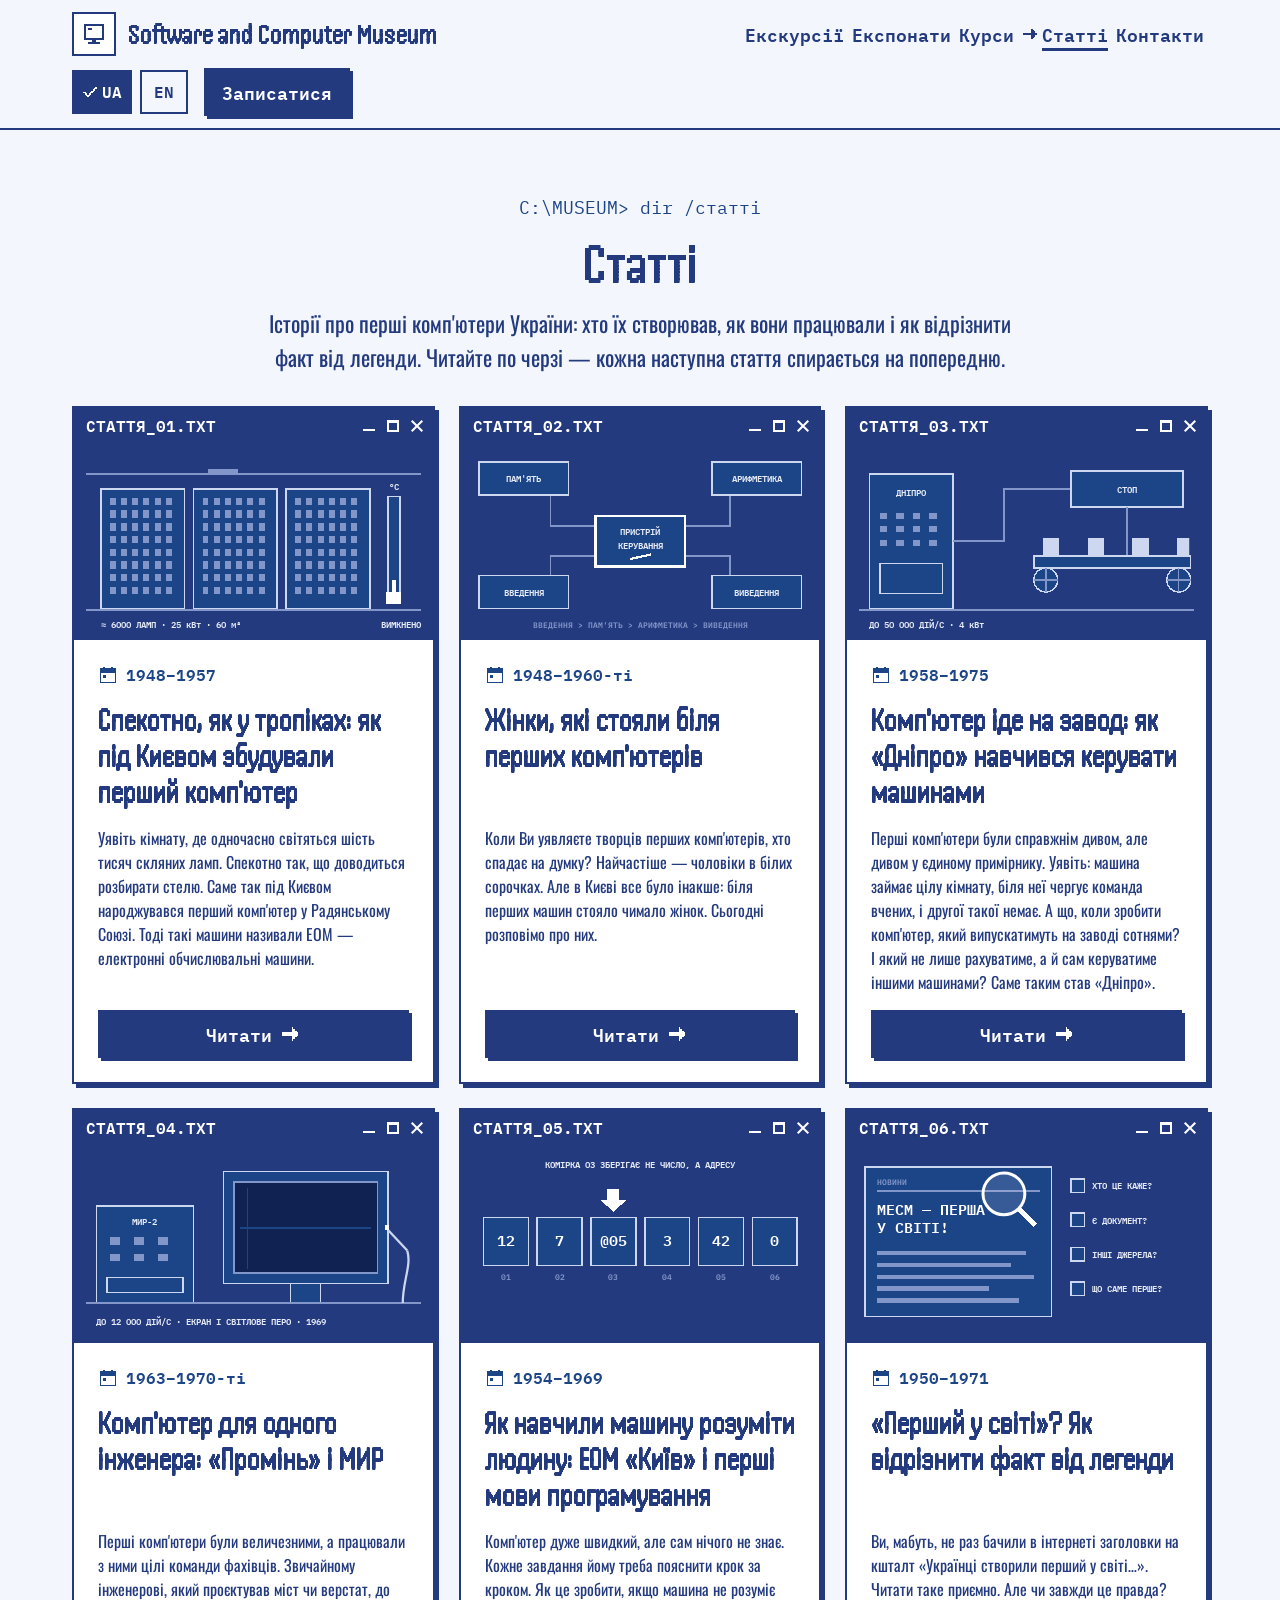
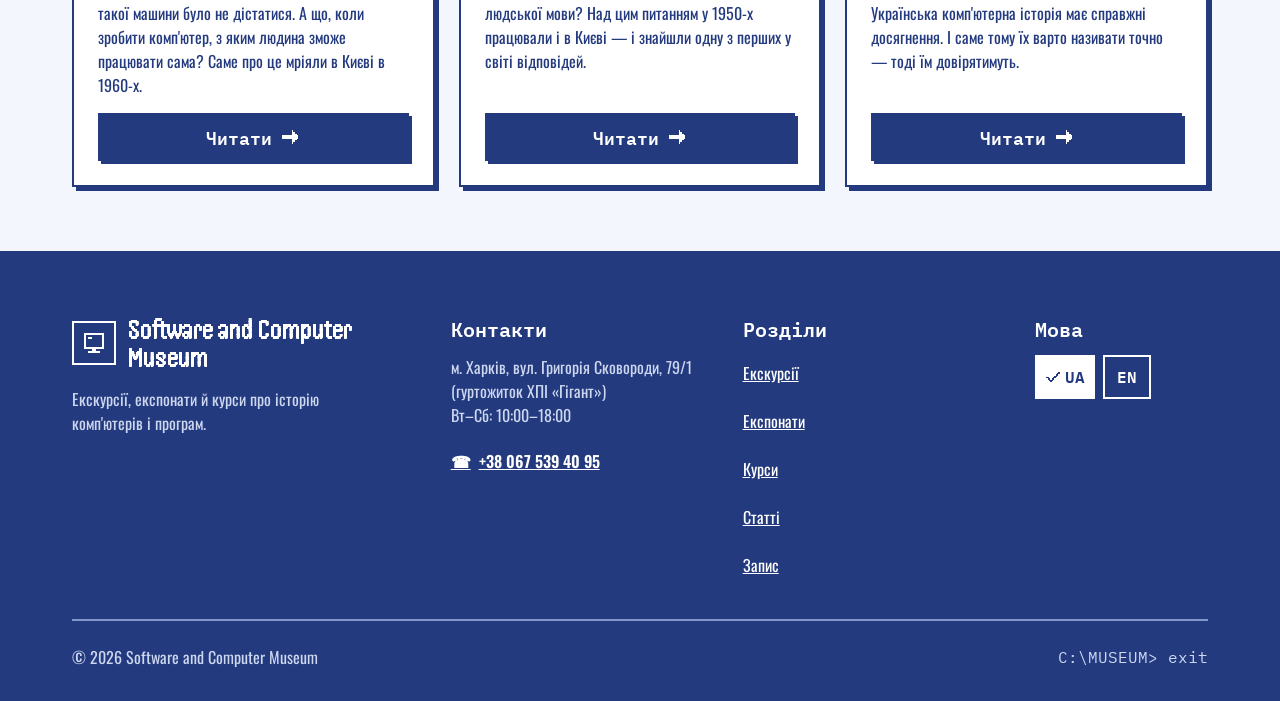
<file: articles.html>
<!doctype html>
<html lang="uk" data-page-lang="uk">
<head>
  <meta charset="utf-8">
  <meta name="viewport" content="width=device-width, initial-scale=1">
  <title>Статті — Software and Computer Museum</title>
  <meta name="description" content="Статті про перші комп'ютери України для школярів, батьків і дорослих.">
  <link rel="alternate" hreflang="uk" href="articles.html">
  <link rel="alternate" hreflang="en" href="articles-en.html">
  <link rel="stylesheet" href="assets/css/fonts.css?v=20261114o">
  <link rel="stylesheet" href="assets/css/tokens.css?v=20261114o">
  <link rel="stylesheet" href="assets/css/site.css?v=20261114o">
</head>
<body id="top">
<!-- Згенеровано tools/build-articles.js — не редагуйте вручну, змінюйте .md-файли в articles/ -->

<svg width="0" height="0" style="position: absolute;" aria-hidden="true" focusable="false">
  <symbol id="ic-monitor" viewBox="0 0 12 12"><path fill-rule="evenodd" shape-rendering="crispEdges" d="M1 1h10v8H1zM2 2v6h8V2zM3 3h2v1H3zM5 9h2v1H5zM3 10h6v1H3z"/></symbol>
  <symbol id="ic-floppy" viewBox="0 0 12 12"><path fill-rule="evenodd" shape-rendering="crispEdges" d="M1 1h9v1h1v9H1zM3 1h5v3H3zM6 2h1v1H6zM3 6h6v4H3z"/></symbol>
  <symbol id="ic-clock" viewBox="0 0 12 12"><path fill-rule="evenodd" shape-rendering="crispEdges" d="M4 1h4v1h2v2h1v4h-1v2H8v1H4v-1H2V8H1V4h1V2h2zM4 2h4v1h1v1h1v4H9v1H8v1H4V9H3V8H2V4h1V3h1zM6 3h1v3h2v1H6z"/></symbol>
  <symbol id="ic-person" viewBox="0 0 12 12"><path fill-rule="evenodd" shape-rendering="crispEdges" d="M5 1h2v1h1v2H7v1H5V4H4V2h1zM3 6h6v1h1v4H2V7h1z"/></symbol>
  <symbol id="ic-ticket" viewBox="0 0 12 12"><path fill-rule="evenodd" shape-rendering="crispEdges" d="M1 3h10v2h-1v2h1v2H1V7h1V5H1zM6 4h1v1H6zM6 7h1v1H6z"/></symbol>
  <symbol id="ic-calendar" viewBox="0 0 12 12"><path fill-rule="evenodd" shape-rendering="crispEdges" d="M1 2h10v9H1zM2 5h8v5H2zM3 1h1v1H3zM8 1h1v1H8zM3 6h2v2H3z"/></symbol>
  <symbol id="ic-arrow-right" viewBox="0 0 12 12"><path shape-rendering="crispEdges" d="M1 5h6V2h1v1h1v1h1v1h1v2h-1v1H9v1H8v1H7V7H1z"/></symbol>
  <symbol id="ic-arrow-down" viewBox="0 0 12 12"><path shape-rendering="crispEdges" d="M5 1V7H2v1h1v1h1v1h1v1h2v-1h1V9h1V8h1V7H7V1z"/></symbol>
  <symbol id="ic-check" viewBox="0 0 12 12"><path shape-rendering="crispEdges" d="M1 6h2v1h1v1h1V7h1V6h1V5h1V4h1V3h1V2h1v2h-1v1H9v1H8v1H7v1H6v1H5v1H4V9H3V8H2V7H1z"/></symbol>
  <symbol id="ic-alert" viewBox="0 0 12 12"><path fill-rule="evenodd" shape-rendering="crispEdges" d="M1 1h10v10H1zM2 2v8h8V2zM5 3h2v4H5zM5 8h2v1H5z"/></symbol>
  <symbol id="ic-phone" viewBox="0 0 12 12"><path fill-rule="evenodd" shape-rendering="crispEdges" d="M2 1h3v3H4v2h1v1h1v1h2V7h3v3h-1v1H7v-1H5V9H4V8H3V6H2V4H1V2h1z"/></symbol>
  <symbol id="ic-pin" viewBox="0 0 12 12"><path fill-rule="evenodd" shape-rendering="crispEdges" d="M4 1h4v1h1v1h1v4H9v1H8v1H7v2H5V9H4V8H3V7H2V3h1V2h1zM5 3h2v2H5z"/></symbol>
  <symbol id="ic-book" viewBox="0 0 12 12"><path fill-rule="evenodd" shape-rendering="crispEdges" d="M1 2h4v1h2V2h4v9H7v-1H5v1H1zM2 3h3v6H2zM7 3h3v6H7z"/></symbol>
  <symbol id="ic-menu" viewBox="0 0 12 12"><path shape-rendering="crispEdges" d="M1 2h10v2H1zM1 5h10v2H1zM1 8h10v2H1z"/></symbol>
  <symbol id="ic-close" viewBox="0 0 12 12"><path shape-rendering="crispEdges" d="M1 1h2v1h1v1h1v1h2V3h1V2h1V1h2v2h-1v1H9v1H8v2h1v1h1v1h1v2H9v-1H8V9H7V8H5v1H4v1H3v1H1V9h1V8h1V7h1V5H3V4H2V3H1z"/></symbol>
</svg>

<a class="skip" href="#main" data-i18n="k1">Перейти до основного вмісту</a>

<header class="hdr">
  <div class="wrap hdr-bar">
    <a class="logo hdr-logo" href="index.html" data-i18n-attr="aria-label:k2" aria-label="Software and Computer Museum — на початок сторінки">
      <span class="logo-box"><svg class="ic i-l" aria-hidden="true"><use href="#ic-monitor"/></svg></span>
      <span class="disp logo-name">Software and Computer Museum</span>
    </a>
    <nav class="nav" data-i18n-attr="aria-label:k4" aria-label="Розділи сторінки">
      <a class="nl" href="index.html#tours"><svg class="ic i-s" aria-hidden="true"><use href="#ic-arrow-right"/></svg><span data-i18n="k5">Екскурсії</span></a>
      <a class="nl" href="index.html#exhibits"><svg class="ic i-s" aria-hidden="true"><use href="#ic-arrow-right"/></svg><span data-i18n="k6">Експонати</span></a>
      <a class="nl" href="index.html#courses"><svg class="ic i-s" aria-hidden="true"><use href="#ic-arrow-right"/></svg><span data-i18n="k7">Курси</span></a>
      <a class="nl" href="articles.html" aria-current="page" data-href-uk="articles.html" data-href-en="articles-en.html"><svg class="ic i-s" aria-hidden="true"><use href="#ic-arrow-right"/></svg><span data-i18n="k148">Статті</span></a>
      <a class="nl" href="index.html#contacts"><svg class="ic i-s" aria-hidden="true"><use href="#ic-arrow-right"/></svg><span data-i18n="k8">Контакти</span></a>
    </nav>
    <div class="hdr-actions">
      <div class="langs" role="group" data-i18n-attr="aria-label:k9" aria-label="Мова сайту">
        <button type="button" class="lang" data-lang="uk" aria-pressed="true" data-i18n-attr="aria-label:k10" aria-label="UA — українська"><svg class="ic i-s" aria-hidden="true"><use href="#ic-check"/></svg>UA</button>
        <button type="button" class="lang" data-lang="en" lang="en" aria-pressed="false" data-i18n-attr="aria-label:k12" aria-label="EN — English"><svg class="ic i-s" aria-hidden="true"><use href="#ic-check"/></svg>EN</button>
      </div>
      <a class="btn" href="index.html#booking" data-i18n="k14">Записатися</a>
    </div>
    <button type="button" class="btn btn-ghost burger" aria-expanded="false" aria-controls="mobile-menu">
      <span class="burger-closed" style="display: inline-flex; align-items: center; gap: var(--space-2);"><svg class="ic i-l" aria-hidden="true"><use href="#ic-menu"/></svg><span data-i18n="k15">Меню</span></span>
      <span class="burger-open" style="display: inline-flex; align-items: center; gap: var(--space-2);" hidden><svg class="ic i-l" aria-hidden="true"><use href="#ic-close"/></svg><span class="sr-only" data-i18n="k16">Закрити</span></span>
    </button>
  </div>
  <div class="wrap mmenu" id="mobile-menu" hidden>
    <nav class="mnav" data-i18n-attr="aria-label:k17" aria-label="Розділи сторінки (мобільне меню)">
      <a class="ml" href="index.html#tours"><span data-i18n="k5">Екскурсії</span><svg class="ic i-m go" aria-hidden="true"><use href="#ic-arrow-right"/></svg><span class="here" aria-hidden="true"><svg class="ic i-s"><use href="#ic-check"/></svg><span data-i18n="k18">ви тут</span></span></a>
      <a class="ml" href="index.html#exhibits"><span data-i18n="k6">Експонати</span><svg class="ic i-m go" aria-hidden="true"><use href="#ic-arrow-right"/></svg><span class="here" aria-hidden="true"><svg class="ic i-s"><use href="#ic-check"/></svg><span data-i18n="k18">ви тут</span></span></a>
      <a class="ml" href="index.html#courses"><span data-i18n="k7">Курси</span><svg class="ic i-m go" aria-hidden="true"><use href="#ic-arrow-right"/></svg><span class="here" aria-hidden="true"><svg class="ic i-s"><use href="#ic-check"/></svg><span data-i18n="k18">ви тут</span></span></a>
      <a class="ml" href="articles.html" aria-current="page" data-href-uk="articles.html" data-href-en="articles-en.html"><span data-i18n="k148">Статті</span><svg class="ic i-m go" aria-hidden="true"><use href="#ic-arrow-right"/></svg><span class="here" aria-hidden="true"><svg class="ic i-s"><use href="#ic-check"/></svg><span data-i18n="k18">ви тут</span></span></a>
      <a class="ml" href="index.html#contacts"><span data-i18n="k8">Контакти</span><svg class="ic i-m go" aria-hidden="true"><use href="#ic-arrow-right"/></svg><span class="here" aria-hidden="true"><svg class="ic i-s"><use href="#ic-check"/></svg><span data-i18n="k18">ви тут</span></span></a>
    </nav>
    <div class="mmenu-actions">
      <div class="langs" role="group" data-i18n-attr="aria-label:k9" aria-label="Мова сайту">
        <button type="button" class="lang" data-lang="uk" aria-pressed="true" data-i18n-attr="aria-label:k10" aria-label="UA — українська"><svg class="ic i-s" aria-hidden="true"><use href="#ic-check"/></svg>UA</button>
        <button type="button" class="lang" data-lang="en" lang="en" aria-pressed="false" data-i18n-attr="aria-label:k12" aria-label="EN — English"><svg class="ic i-s" aria-hidden="true"><use href="#ic-check"/></svg>EN</button>
      </div>
      <a class="btn" href="index.html#booking" data-close-menu data-i18n="k14">Записатися</a>
    </div>
  </div>
</header>

<main id="main">

<section class="sec" aria-labelledby="articles-title">
  <div class="wrap">
    <div class="sec-head">
      <p class="mono prompt" aria-hidden="true">C:\MUSEUM&gt; dir /статті</p>
      <h1 id="articles-title" class="disp h2">Статті</h1>
      <p class="lead">Історії про перші комп'ютери України: хто їх створював, як вони працювали і як відрізнити факт від легенди. Читайте по черзі — кожна наступна стаття спирається на попередню.</p>
    </div>
    <div class="g3">

      <article class="win card card-article">
        <div class="wtitle" aria-hidden="true"><span>СТАТТЯ_01.TXT</span><span class="wctl"><span></span><span></span><span></span></span></div>
        <div class="card-cover fig-ill" aria-hidden="true"><svg class="ill-art" viewBox="0 0 480 260" role="img" aria-label="МЕСМ: зала з шафами, повними ламп">
      <rect class="bg" width="480" height="260"/>
      <path class="ln" d="M16 40H180M220 40H464"/>
      <rect class="ceil" x="180" y="34" width="40" height="8"/>
      <rect class="bx" x="36" y="60" width="112" height="160"/><rect class="bx" x="160" y="60" width="112" height="160"/><rect class="bx" x="284" y="60" width="112" height="160"/>
      <rect class="lamp" x="48" y="72" width="8" height="10" style="--d:0ms"/><rect class="lamp" x="63" y="72" width="8" height="10" style="--d:137ms"/><rect class="lamp" x="78" y="72" width="8" height="10" style="--d:274ms"/><rect class="lamp" x="93" y="72" width="8" height="10" style="--d:411ms"/><rect class="lamp" x="108" y="72" width="8" height="10" style="--d:548ms"/><rect class="lamp" x="123" y="72" width="8" height="10" style="--d:685ms"/><rect class="lamp" x="48" y="89" width="8" height="10" style="--d:822ms"/><rect class="lamp" x="63" y="89" width="8" height="10" style="--d:959ms"/><rect class="lamp" x="78" y="89" width="8" height="10" style="--d:1096ms"/><rect class="lamp" x="93" y="89" width="8" height="10" style="--d:1233ms"/><rect class="lamp" x="108" y="89" width="8" height="10" style="--d:1370ms"/><rect class="lamp" x="123" y="89" width="8" height="10" style="--d:1507ms"/><rect class="lamp" x="48" y="106" width="8" height="10" style="--d:44ms"/><rect class="lamp" x="63" y="106" width="8" height="10" style="--d:181ms"/><rect class="lamp" x="78" y="106" width="8" height="10" style="--d:318ms"/><rect class="lamp" x="93" y="106" width="8" height="10" style="--d:455ms"/><rect class="lamp" x="108" y="106" width="8" height="10" style="--d:592ms"/><rect class="lamp" x="123" y="106" width="8" height="10" style="--d:729ms"/><rect class="lamp" x="48" y="123" width="8" height="10" style="--d:866ms"/><rect class="lamp" x="63" y="123" width="8" height="10" style="--d:1003ms"/><rect class="lamp" x="78" y="123" width="8" height="10" style="--d:1140ms"/><rect class="lamp" x="93" y="123" width="8" height="10" style="--d:1277ms"/><rect class="lamp" x="108" y="123" width="8" height="10" style="--d:1414ms"/><rect class="lamp" x="123" y="123" width="8" height="10" style="--d:1551ms"/><rect class="lamp" x="48" y="140" width="8" height="10" style="--d:88ms"/><rect class="lamp" x="63" y="140" width="8" height="10" style="--d:225ms"/><rect class="lamp" x="78" y="140" width="8" height="10" style="--d:362ms"/><rect class="lamp" x="93" y="140" width="8" height="10" style="--d:499ms"/><rect class="lamp" x="108" y="140" width="8" height="10" style="--d:636ms"/><rect class="lamp" x="123" y="140" width="8" height="10" style="--d:773ms"/><rect class="lamp" x="48" y="157" width="8" height="10" style="--d:910ms"/><rect class="lamp" x="63" y="157" width="8" height="10" style="--d:1047ms"/><rect class="lamp" x="78" y="157" width="8" height="10" style="--d:1184ms"/><rect class="lamp" x="93" y="157" width="8" height="10" style="--d:1321ms"/><rect class="lamp" x="108" y="157" width="8" height="10" style="--d:1458ms"/><rect class="lamp" x="123" y="157" width="8" height="10" style="--d:1595ms"/><rect class="lamp" x="48" y="174" width="8" height="10" style="--d:132ms"/><rect class="lamp" x="63" y="174" width="8" height="10" style="--d:269ms"/><rect class="lamp" x="78" y="174" width="8" height="10" style="--d:406ms"/><rect class="lamp" x="93" y="174" width="8" height="10" style="--d:543ms"/><rect class="lamp" x="108" y="174" width="8" height="10" style="--d:680ms"/><rect class="lamp" x="123" y="174" width="8" height="10" style="--d:817ms"/><rect class="lamp" x="48" y="191" width="8" height="10" style="--d:954ms"/><rect class="lamp" x="63" y="191" width="8" height="10" style="--d:1091ms"/><rect class="lamp" x="78" y="191" width="8" height="10" style="--d:1228ms"/><rect class="lamp" x="93" y="191" width="8" height="10" style="--d:1365ms"/><rect class="lamp" x="108" y="191" width="8" height="10" style="--d:1502ms"/><rect class="lamp" x="123" y="191" width="8" height="10" style="--d:39ms"/><rect class="lamp" x="172" y="72" width="8" height="10" style="--d:176ms"/><rect class="lamp" x="187" y="72" width="8" height="10" style="--d:313ms"/><rect class="lamp" x="202" y="72" width="8" height="10" style="--d:450ms"/><rect class="lamp" x="217" y="72" width="8" height="10" style="--d:587ms"/><rect class="lamp" x="232" y="72" width="8" height="10" style="--d:724ms"/><rect class="lamp" x="247" y="72" width="8" height="10" style="--d:861ms"/><rect class="lamp" x="172" y="89" width="8" height="10" style="--d:998ms"/><rect class="lamp" x="187" y="89" width="8" height="10" style="--d:1135ms"/><rect class="lamp" x="202" y="89" width="8" height="10" style="--d:1272ms"/><rect class="lamp" x="217" y="89" width="8" height="10" style="--d:1409ms"/><rect class="lamp" x="232" y="89" width="8" height="10" style="--d:1546ms"/><rect class="lamp" x="247" y="89" width="8" height="10" style="--d:83ms"/><rect class="lamp" x="172" y="106" width="8" height="10" style="--d:220ms"/><rect class="lamp" x="187" y="106" width="8" height="10" style="--d:357ms"/><rect class="lamp" x="202" y="106" width="8" height="10" style="--d:494ms"/><rect class="lamp" x="217" y="106" width="8" height="10" style="--d:631ms"/><rect class="lamp" x="232" y="106" width="8" height="10" style="--d:768ms"/><rect class="lamp" x="247" y="106" width="8" height="10" style="--d:905ms"/><rect class="lamp" x="172" y="123" width="8" height="10" style="--d:1042ms"/><rect class="lamp" x="187" y="123" width="8" height="10" style="--d:1179ms"/><rect class="lamp" x="202" y="123" width="8" height="10" style="--d:1316ms"/><rect class="lamp" x="217" y="123" width="8" height="10" style="--d:1453ms"/><rect class="lamp" x="232" y="123" width="8" height="10" style="--d:1590ms"/><rect class="lamp" x="247" y="123" width="8" height="10" style="--d:127ms"/><rect class="lamp" x="172" y="140" width="8" height="10" style="--d:264ms"/><rect class="lamp" x="187" y="140" width="8" height="10" style="--d:401ms"/><rect class="lamp" x="202" y="140" width="8" height="10" style="--d:538ms"/><rect class="lamp" x="217" y="140" width="8" height="10" style="--d:675ms"/><rect class="lamp" x="232" y="140" width="8" height="10" style="--d:812ms"/><rect class="lamp" x="247" y="140" width="8" height="10" style="--d:949ms"/><rect class="lamp" x="172" y="157" width="8" height="10" style="--d:1086ms"/><rect class="lamp" x="187" y="157" width="8" height="10" style="--d:1223ms"/><rect class="lamp" x="202" y="157" width="8" height="10" style="--d:1360ms"/><rect class="lamp" x="217" y="157" width="8" height="10" style="--d:1497ms"/><rect class="lamp" x="232" y="157" width="8" height="10" style="--d:34ms"/><rect class="lamp" x="247" y="157" width="8" height="10" style="--d:171ms"/><rect class="lamp" x="172" y="174" width="8" height="10" style="--d:308ms"/><rect class="lamp" x="187" y="174" width="8" height="10" style="--d:445ms"/><rect class="lamp" x="202" y="174" width="8" height="10" style="--d:582ms"/><rect class="lamp" x="217" y="174" width="8" height="10" style="--d:719ms"/><rect class="lamp" x="232" y="174" width="8" height="10" style="--d:856ms"/><rect class="lamp" x="247" y="174" width="8" height="10" style="--d:993ms"/><rect class="lamp" x="172" y="191" width="8" height="10" style="--d:1130ms"/><rect class="lamp" x="187" y="191" width="8" height="10" style="--d:1267ms"/><rect class="lamp" x="202" y="191" width="8" height="10" style="--d:1404ms"/><rect class="lamp" x="217" y="191" width="8" height="10" style="--d:1541ms"/><rect class="lamp" x="232" y="191" width="8" height="10" style="--d:78ms"/><rect class="lamp" x="247" y="191" width="8" height="10" style="--d:215ms"/><rect class="lamp" x="296" y="72" width="8" height="10" style="--d:352ms"/><rect class="lamp" x="311" y="72" width="8" height="10" style="--d:489ms"/><rect class="lamp" x="326" y="72" width="8" height="10" style="--d:626ms"/><rect class="lamp" x="341" y="72" width="8" height="10" style="--d:763ms"/><rect class="lamp" x="356" y="72" width="8" height="10" style="--d:900ms"/><rect class="lamp" x="371" y="72" width="8" height="10" style="--d:1037ms"/><rect class="lamp" x="296" y="89" width="8" height="10" style="--d:1174ms"/><rect class="lamp" x="311" y="89" width="8" height="10" style="--d:1311ms"/><rect class="lamp" x="326" y="89" width="8" height="10" style="--d:1448ms"/><rect class="lamp" x="341" y="89" width="8" height="10" style="--d:1585ms"/><rect class="lamp" x="356" y="89" width="8" height="10" style="--d:122ms"/><rect class="lamp" x="371" y="89" width="8" height="10" style="--d:259ms"/><rect class="lamp" x="296" y="106" width="8" height="10" style="--d:396ms"/><rect class="lamp" x="311" y="106" width="8" height="10" style="--d:533ms"/><rect class="lamp" x="326" y="106" width="8" height="10" style="--d:670ms"/><rect class="lamp" x="341" y="106" width="8" height="10" style="--d:807ms"/><rect class="lamp" x="356" y="106" width="8" height="10" style="--d:944ms"/><rect class="lamp" x="371" y="106" width="8" height="10" style="--d:1081ms"/><rect class="lamp" x="296" y="123" width="8" height="10" style="--d:1218ms"/><rect class="lamp" x="311" y="123" width="8" height="10" style="--d:1355ms"/><rect class="lamp" x="326" y="123" width="8" height="10" style="--d:1492ms"/><rect class="lamp" x="341" y="123" width="8" height="10" style="--d:29ms"/><rect class="lamp" x="356" y="123" width="8" height="10" style="--d:166ms"/><rect class="lamp" x="371" y="123" width="8" height="10" style="--d:303ms"/><rect class="lamp" x="296" y="140" width="8" height="10" style="--d:440ms"/><rect class="lamp" x="311" y="140" width="8" height="10" style="--d:577ms"/><rect class="lamp" x="326" y="140" width="8" height="10" style="--d:714ms"/><rect class="lamp" x="341" y="140" width="8" height="10" style="--d:851ms"/><rect class="lamp" x="356" y="140" width="8" height="10" style="--d:988ms"/><rect class="lamp" x="371" y="140" width="8" height="10" style="--d:1125ms"/><rect class="lamp" x="296" y="157" width="8" height="10" style="--d:1262ms"/><rect class="lamp" x="311" y="157" width="8" height="10" style="--d:1399ms"/><rect class="lamp" x="326" y="157" width="8" height="10" style="--d:1536ms"/><rect class="lamp" x="341" y="157" width="8" height="10" style="--d:73ms"/><rect class="lamp" x="356" y="157" width="8" height="10" style="--d:210ms"/><rect class="lamp" x="371" y="157" width="8" height="10" style="--d:347ms"/><rect class="lamp" x="296" y="174" width="8" height="10" style="--d:484ms"/><rect class="lamp" x="311" y="174" width="8" height="10" style="--d:621ms"/><rect class="lamp" x="326" y="174" width="8" height="10" style="--d:758ms"/><rect class="lamp" x="341" y="174" width="8" height="10" style="--d:895ms"/><rect class="lamp" x="356" y="174" width="8" height="10" style="--d:1032ms"/><rect class="lamp" x="371" y="174" width="8" height="10" style="--d:1169ms"/><rect class="lamp" x="296" y="191" width="8" height="10" style="--d:1306ms"/><rect class="lamp" x="311" y="191" width="8" height="10" style="--d:1443ms"/><rect class="lamp" x="326" y="191" width="8" height="10" style="--d:1580ms"/><rect class="lamp" x="341" y="191" width="8" height="10" style="--d:117ms"/><rect class="lamp" x="356" y="191" width="8" height="10" style="--d:254ms"/><rect class="lamp" x="371" y="191" width="8" height="10" style="--d:391ms"/>
      <path class="ln" d="M16 222H464"/>
      <path class="heat" style="--d:0ms" d="M76 56q8-8 0-16t0-16M92 56q8-8 0-16t0-16M108 56q8-8 0-16t0-16"/><path class="heat" style="--d:300ms" d="M200 56q8-8 0-16t0-16M216 56q8-8 0-16t0-16M232 56q8-8 0-16t0-16"/><path class="heat" style="--d:600ms" d="M324 56q8-8 0-16t0-16M340 56q8-8 0-16t0-16M356 56q8-8 0-16t0-16"/>
      <rect class="bx" x="420" y="70" width="16" height="130"/>
      <rect class="merc" x="425" y="80" width="6" height="120"/>
      <rect class="merc-base" x="418" y="198" width="20" height="16"/>
      <text class="t" x="428" y="62" text-anchor="middle">°C</text>
      <text class="t" x="36" y="246" text-anchor="start">≈ 6000 ЛАМП · 25 кВт · 60 м²</text>
      <text class="t off-only" x="464" y="246" text-anchor="end">ВИМКНЕНО</text>
      <text class="t on-only" x="464" y="246" text-anchor="end">50 ДІЙ/С</text>
    </svg></div>
        <div class="winbody">
          <p class="year"><svg class="ic i-m" aria-hidden="true"><use href="#ic-calendar"/></svg>1948–1957</p>
          <h2 class="disp ct">Спекотно, як у тропіках: як під Києвом збудували перший комп'ютер</h2>
          <p class="excerpt">Уявіть кімнату, де одночасно світяться шість тисяч скляних ламп. Спекотно так, що доводиться розбирати стелю. Саме так під Києвом народжувався перший комп'ютер у Радянському Союзі. Тоді такі машини називали ЕОМ — електронні обчислювальні машини.</p>
          <a class="btn" href="articles/01-spekotno-yak-u-tropikakh.html" aria-label="Читати статтю «Спекотно, як у тропіках: як під Києвом збудували перший комп'ютер»">Читати<svg class="ic i-m" aria-hidden="true"><use href="#ic-arrow-right"/></svg></a>
        </div>
      </article>

      <article class="win card card-article">
        <div class="wtitle" aria-hidden="true"><span>СТАТТЯ_02.TXT</span><span class="wctl"><span></span><span></span><span></span></span></div>
        <div class="card-cover fig-ill" aria-hidden="true"><svg class="ill-art" viewBox="0 0 480 260" role="img" aria-label="Пристрій керування по черзі вмикає блоки машини">
      <rect class="bg" width="480" height="260"/>
      <path class="ln" d="M180 110H120V68"/><path class="ln" d="M300 110H360V68"/><path class="ln" d="M180 150H120V176"/><path class="ln" d="M300 150H360V176"/>
      <path class="pulse" d="M180 110H120V68" style="--d:600ms"/><path class="pulse" d="M300 110H360V68" style="--d:1200ms"/><path class="pulse" d="M180 150H120V176" style="--d:0ms"/><path class="pulse" d="M300 150H360V176" style="--d:1800ms"/>
      <g class="blk" style="--d:850ms"><rect class="bx" x="24" y="24" width="120" height="44"/><text class="t" x="84" y="51" text-anchor="middle">ПАМ'ЯТЬ</text></g><g class="blk" style="--d:1450ms"><rect class="bx" x="336" y="24" width="120" height="44"/><text class="t" x="396" y="51" text-anchor="middle">АРИФМЕТИКА</text></g><g class="blk" style="--d:250ms"><rect class="bx" x="24" y="176" width="120" height="44"/><text class="t" x="84" y="203" text-anchor="middle">ВВЕДЕННЯ</text></g><g class="blk" style="--d:2050ms"><rect class="bx" x="336" y="176" width="120" height="44"/><text class="t" x="396" y="203" text-anchor="middle">ВИВЕДЕННЯ</text></g>
      <rect class="bx strong" x="180" y="96" width="120" height="68"/>
      <text class="t" x="240" y="122" text-anchor="middle">ПРИСТРІЙ</text>
      <text class="t" x="240" y="140" text-anchor="middle">КЕРУВАННЯ</text>
      <path class="baton" d="M226 154l28-6"/>
      <text class="t dim-t" x="240" y="246" text-anchor="middle">ВВЕДЕННЯ &gt; ПАМ'ЯТЬ &gt; АРИФМЕТИКА &gt; ВИВЕДЕННЯ</text>
    </svg></div>
        <div class="winbody">
          <p class="year"><svg class="ic i-m" aria-hidden="true"><use href="#ic-calendar"/></svg>1948–1960-ті</p>
          <h2 class="disp ct">Жінки, які стояли біля перших комп'ютерів</h2>
          <p class="excerpt">Коли Ви уявляєте творців перших комп'ютерів, хто спадає на думку? Найчастіше — чоловіки в білих сорочках. Але в Києві все було інакше: біля перших машин стояло чимало жінок. Сьогодні розповімо про них.</p>
          <a class="btn" href="articles/02-zhinky-bilya-pershykh-kompyuteriv.html" aria-label="Читати статтю «Жінки, які стояли біля перших комп'ютерів»">Читати<svg class="ic i-m" aria-hidden="true"><use href="#ic-arrow-right"/></svg></a>
        </div>
      </article>

      <article class="win card card-article">
        <div class="wtitle" aria-hidden="true"><span>СТАТТЯ_03.TXT</span><span class="wctl"><span></span><span></span><span></span></span></div>
        <div class="card-cover fig-ill" aria-hidden="true"><svg class="ill-art" viewBox="0 0 480 260" role="img" aria-label="ЕОМ «Дніпро» керує конвеєром на заводі">
      <rect class="bg" width="480" height="260"/>
      <rect class="bx" x="30" y="40" width="112" height="180"/>
      <text class="t" x="86" y="70" text-anchor="middle">ДНІПРО</text>
      <rect class="lamp" x="44" y="92" width="10" height="8" style="--d:0ms"/><rect class="lamp" x="66" y="92" width="10" height="8" style="--d:137ms"/><rect class="lamp" x="88" y="92" width="10" height="8" style="--d:274ms"/><rect class="lamp" x="110" y="92" width="10" height="8" style="--d:411ms"/><rect class="lamp" x="44" y="110" width="10" height="8" style="--d:548ms"/><rect class="lamp" x="66" y="110" width="10" height="8" style="--d:685ms"/><rect class="lamp" x="88" y="110" width="10" height="8" style="--d:822ms"/><rect class="lamp" x="110" y="110" width="10" height="8" style="--d:959ms"/><rect class="lamp" x="44" y="128" width="10" height="8" style="--d:1096ms"/><rect class="lamp" x="66" y="128" width="10" height="8" style="--d:1233ms"/><rect class="lamp" x="88" y="128" width="10" height="8" style="--d:1370ms"/><rect class="lamp" x="110" y="128" width="10" height="8" style="--d:1507ms"/>
      <rect class="bx" x="44" y="160" width="84" height="40"/>
      <path class="ln" d="M142 130H210V60H300"/>
      <path class="pulse loop" d="M142 130H210V60H300"/>
      <rect class="bx" x="300" y="36" width="150" height="48"/>
      <text class="t off-only" x="375" y="66" text-anchor="middle">СТОП</text>
      <text class="t on-only" x="375" y="66" text-anchor="middle">ПУСК · ШВИДКІСТЬ 3</text>
      <path class="ln" d="M375 84V150"/>
      <rect class="bx" x="250" y="150" width="210" height="16"/>
      <clipPath id="ill-belt-clip"><rect x="252" y="110" width="206" height="40"/></clipPath>
      <g clip-path="url(#ill-belt-clip)"><g class="belt"><rect class="box" x="262" y="126" width="22" height="22"/><rect class="box" x="322" y="126" width="22" height="22"/><rect class="box" x="382" y="126" width="22" height="22"/><rect class="box" x="442" y="126" width="22" height="22"/></g></g>
      <g class="gear"><circle class="bx" cx="266" cy="182" r="16"/><path class="ln" d="M250 182H282M266 166V198"/></g><g class="gear"><circle class="bx" cx="444" cy="182" r="16"/><path class="ln" d="M428 182H460M444 166V198"/></g>
      <path class="ln" d="M16 222H464"/>
      <text class="t" x="30" y="246" text-anchor="start">ДО 50 000 ДІЙ/С · 4 кВт</text>
    </svg></div>
        <div class="winbody">
          <p class="year"><svg class="ic i-m" aria-hidden="true"><use href="#ic-calendar"/></svg>1958–1975</p>
          <h2 class="disp ct">Комп'ютер іде на завод: як «Дніпро» навчився керувати машинами</h2>
          <p class="excerpt">Перші комп'ютери були справжнім дивом, але дивом у єдиному примірнику. Уявіть: машина займає цілу кімнату, біля неї чергує команда вчених, і другої такої немає. А що, коли зробити комп'ютер, який випускатимуть на заводі сотнями? І який не лише рахуватиме, а й сам керуватиме іншими машинами? Саме таким став «Дніпро».</p>
          <a class="btn" href="articles/03-kompyuter-ide-na-zavod.html" aria-label="Читати статтю «Комп'ютер іде на завод: як «Дніпро» навчився керувати машинами»">Читати<svg class="ic i-m" aria-hidden="true"><use href="#ic-arrow-right"/></svg></a>
        </div>
      </article>

      <article class="win card card-article">
        <div class="wtitle" aria-hidden="true"><span>СТАТТЯ_04.TXT</span><span class="wctl"><span></span><span></span><span></span></span></div>
        <div class="card-cover fig-ill" aria-hidden="true"><svg class="ill-art" viewBox="0 0 480 260" role="img" aria-label="МИР-2: інженер малює світловим пером на екрані">
      <rect class="bg" width="480" height="260"/>
      <rect class="bx" x="30" y="80" width="130" height="130"/>
      <text class="t" x="95" y="106" text-anchor="middle">МИР-2</text>
      <rect class="lamp" x="48" y="122" width="14" height="10" style="--d:0ms"/><rect class="lamp" x="80" y="122" width="14" height="10" style="--d:137ms"/><rect class="lamp" x="112" y="122" width="14" height="10" style="--d:274ms"/><rect class="lamp" x="48" y="144" width="14" height="10" style="--d:411ms"/><rect class="lamp" x="80" y="144" width="14" height="10" style="--d:548ms"/><rect class="lamp" x="112" y="144" width="14" height="10" style="--d:685ms"/>
      <rect class="bx" x="44" y="176" width="102" height="20"/>
      <rect class="bx" x="200" y="34" width="220" height="150"/>
      <rect class="screen" x="214" y="48" width="192" height="122"/>
      <path class="ln faint" d="M222 110H398M232 56V164"/>
      <path class="draw" pathLength="100" d="M232 110C248 70 264 70 280 110S312 150 328 110 360 70 376 110 392 130 398 120"/>
      <text class="t on-only" x="392" y="66" text-anchor="end">y = sin x</text>
      <rect class="bx" x="290" y="184" width="40" height="26"/>
      <path class="ln" d="M16 210H464"/>
      <path class="cord" d="M440 210C440 180 452 160 446 140"/>
      <g class="pen"><path class="penbody" d="M446 140L420 112"/><rect class="pentip" x="416" y="106" width="6" height="6"/></g>
      <text class="t" x="30" y="240" text-anchor="start">ДО 12 000 ДІЙ/С · ЕКРАН І СВІТЛОВЕ ПЕРО · 1969</text>
    </svg></div>
        <div class="winbody">
          <p class="year"><svg class="ic i-m" aria-hidden="true"><use href="#ic-calendar"/></svg>1963–1970-ті</p>
          <h2 class="disp ct">Комп'ютер для одного інженера: «Промінь» і МИР</h2>
          <p class="excerpt">Перші комп'ютери були величезними, а працювали з ними цілі команди фахівців. Звичайному інженерові, який проєктував міст чи верстат, до такої машини було не дістатися. А що, коли зробити комп'ютер, з яким людина зможе працювати сама? Саме про це мріяли в Києві в 1960-х.</p>
          <a class="btn" href="articles/04-kompyuter-dlya-odnoho-inzhenera.html" aria-label="Читати статтю «Комп'ютер для одного інженера: «Промінь» і МИР»">Читати<svg class="ic i-m" aria-hidden="true"><use href="#ic-arrow-right"/></svg></a>
        </div>
      </article>

      <article class="win card card-article">
        <div class="wtitle" aria-hidden="true"><span>СТАТТЯ_05.TXT</span><span class="wctl"><span></span><span></span><span></span></span></div>
        <div class="card-cover fig-ill" aria-hidden="true"><svg class="ill-art" viewBox="0 0 480 260" role="img" aria-label="Адресна мова: комірка 03 зберігає адресу комірки 05, де лежить число 42">
      <rect class="bg" width="480" height="260"/>
      <text class="t" x="240" y="30" text-anchor="middle">КОМІРКА 03 ЗБЕРІГАЄ НЕ ЧИСЛО, А АДРЕСУ</text>
      <g class="cell"><rect class="bx" x="30" y="96" width="60" height="64"/><text class="t big" x="60" y="134" text-anchor="middle">12</text><text class="t dim-t" x="60" y="180" text-anchor="middle">01</text></g><g class="cell"><rect class="bx" x="102" y="96" width="60" height="64"/><text class="t big" x="132" y="134" text-anchor="middle">7</text><text class="t dim-t" x="132" y="180" text-anchor="middle">02</text></g><g class="cell c3"><rect class="bx" x="174" y="96" width="60" height="64"/><text class="t big" x="204" y="134" text-anchor="middle">@05</text><text class="t dim-t" x="204" y="180" text-anchor="middle">03</text></g><g class="cell"><rect class="bx" x="246" y="96" width="60" height="64"/><text class="t big" x="276" y="134" text-anchor="middle">3</text><text class="t dim-t" x="276" y="180" text-anchor="middle">04</text></g><g class="cell c5"><rect class="bx" x="318" y="96" width="60" height="64"/><text class="t big" x="348" y="134" text-anchor="middle">42</text><text class="t dim-t" x="348" y="180" text-anchor="middle">05</text></g><g class="cell"><rect class="bx" x="390" y="96" width="60" height="64"/><text class="t big" x="420" y="134" text-anchor="middle">0</text><text class="t dim-t" x="420" y="180" text-anchor="middle">06</text></g>
      <g class="ptr"><path class="arrow" d="M196 58h16v14h10l-18 16-18-16h10z"/></g>
      <path class="hop" d="M204 166V200H348V166"/>
      <g class="result"><rect class="bx strong" x="150" y="210" width="180" height="32"/><text class="t" x="240" y="231" text-anchor="middle">РЕЗУЛЬТАТ: 42</text></g>
    </svg></div>
        <div class="winbody">
          <p class="year"><svg class="ic i-m" aria-hidden="true"><use href="#ic-calendar"/></svg>1954–1969</p>
          <h2 class="disp ct">Як навчили машину розуміти людину: ЕОМ «Київ» і перші мови програмування</h2>
          <p class="excerpt">Комп'ютер дуже швидкий, але сам нічого не знає. Кожне завдання йому треба пояснити крок за кроком. Як це зробити, якщо машина не розуміє людської мови? Над цим питанням у 1950-х працювали і в Києві — і знайшли одну з перших у світі відповідей.</p>
          <a class="btn" href="articles/05-yak-navchyly-mashynu-rozumity-lyudynu.html" aria-label="Читати статтю «Як навчили машину розуміти людину: ЕОМ «Київ» і перші мови програмування»">Читати<svg class="ic i-m" aria-hidden="true"><use href="#ic-arrow-right"/></svg></a>
        </div>
      </article>

      <article class="win card card-article">
        <div class="wtitle" aria-hidden="true"><span>СТАТТЯ_06.TXT</span><span class="wctl"><span></span><span></span><span></span></span></div>
        <div class="card-cover fig-ill" aria-hidden="true"><svg class="ill-art" viewBox="0 0 480 260" role="img" aria-label="Гучний заголовок «Перший у світі!» перевіряють за пам'яткою">
      <rect class="bg" width="480" height="260"/>
      <rect class="bx" x="24" y="28" width="250" height="200"/>
      <text class="t dim-t" x="40" y="52" text-anchor="start">НОВИНИ</text>
      <path class="ln" d="M40 60H258"/>
      <text class="t big" x="40" y="92" text-anchor="start">МЕСМ — ПЕРША</text>
      <text class="t big" x="40" y="116" text-anchor="start">У СВІТІ!</text>
      <path class="strike" pathLength="100" d="M36 111H170"/>
      <rect class="gray" x="40" y="140" width="200" height="6"/><rect class="gray" x="40" y="156" width="180" height="6"/><rect class="gray" x="40" y="172" width="210" height="6"/><rect class="gray" x="40" y="188" width="150" height="6"/><rect class="gray" x="40" y="204" width="190" height="6"/>
      <g class="stamp"><rect x="96" y="150" width="166" height="54"/><text class="t stamp-t" x="179" y="172" text-anchor="middle">ПЕРША В СРСР ✓</text><text class="t stamp-t" x="179" y="192" text-anchor="middle">ПОСТАНОВА 1952</text></g>
      <g class="lens"><circle class="glass" cx="210" cy="64" r="28"/><path class="handle" d="M230 84l22 22"/></g>
      <g class="chk" style="--d:400ms"><rect class="bx" x="300" y="44" width="18" height="18"/><path class="tick" d="M303 53l5 5 8-10"/><text class="t" x="328" y="58" text-anchor="start">ХТО ЦЕ КАЖЕ?</text></g><g class="chk" style="--d:900ms"><rect class="bx" x="300" y="90" width="18" height="18"/><path class="tick" d="M303 99l5 5 8-10"/><text class="t" x="328" y="104" text-anchor="start">Є ДОКУМЕНТ?</text></g><g class="chk" style="--d:1400ms"><rect class="bx" x="300" y="136" width="18" height="18"/><path class="tick" d="M303 145l5 5 8-10"/><text class="t" x="328" y="150" text-anchor="start">ІНШІ ДЖЕРЕЛА?</text></g><g class="chk" style="--d:1900ms"><rect class="bx" x="300" y="182" width="18" height="18"/><path class="tick" d="M303 191l5 5 8-10"/><text class="t" x="328" y="196" text-anchor="start">ЩО САМЕ ПЕРШЕ?</text></g>
    </svg></div>
        <div class="winbody">
          <p class="year"><svg class="ic i-m" aria-hidden="true"><use href="#ic-calendar"/></svg>1950–1971</p>
          <h2 class="disp ct">«Перший у світі»? Як відрізнити факт від легенди</h2>
          <p class="excerpt">Ви, мабуть, не раз бачили в інтернеті заголовки на кшталт «Українці створили перший у світі…». Читати таке приємно. Але чи завжди це правда? Українська комп'ютерна історія має справжні досягнення. І саме тому їх варто називати точно — тоді їм довірятимуть.</p>
          <a class="btn" href="articles/06-pershyi-u-sviti-fakt-chy-lehenda.html" aria-label="Читати статтю ««Перший у світі»? Як відрізнити факт від легенди»">Читати<svg class="ic i-m" aria-hidden="true"><use href="#ic-arrow-right"/></svg></a>
        </div>
      </article>

    </div>
  </div>
</section>

</main>

<footer class="ftr" data-theme="dark">
  <div class="wrap ftr-inner">
    <div class="ftr-grid">
      <div class="ftr-col ftr-about">
        <a class="logo" href="index.html" data-i18n-attr="aria-label:k2" aria-label="Software and Computer Museum — на початок сторінки">
          <span class="logo-box"><svg class="ic i-l" aria-hidden="true"><use href="#ic-monitor"/></svg></span>
          <span class="disp logo-name">Software and Computer Museum</span>
        </a>
        <p class="caption muted" data-i18n="k139">Екскурсії, експонати й курси про історію комп'ютерів і програм.</p>
      </div>
      <div class="ftr-col">
        <p class="h4" data-i18n="k8">Контакти</p>
        <p class="caption muted"><span data-i18n="k131">м. Харків, вул. Григорія Сковороди, 79/1 (гуртожиток ХПІ «Гігант»)</span><br><span data-i18n="k133">Вт–Сб: 10:00–18:00</span></p>
        <a class="ftr-link" href="tel:+380675394095" style="font-weight: 600;" data-i18n-attr="aria-label:k122" aria-label="Зателефонувати в музей: +38 067 539 40 95">+38 067 539 40 95</a>
      </div>
      <nav class="ftr-col ftr-nav" data-i18n-attr="aria-label:k140" aria-label="Розділи сторінки (підвал)">
        <p class="h4" data-i18n="k141">Розділи</p>
        <a class="ftr-link" href="index.html#tours" data-i18n="k5">Екскурсії</a>
        <a class="ftr-link" href="index.html#exhibits" data-i18n="k6">Експонати</a>
        <a class="ftr-link" href="index.html#courses" data-i18n="k7">Курси</a>
        <a class="ftr-link" href="articles.html" data-href-uk="articles.html" data-href-en="articles-en.html" data-i18n="k148">Статті</a>
        <a class="ftr-link" href="index.html#booking" data-i18n="k142">Запис</a>
      </nav>
      <div class="ftr-col">
        <p class="h4" data-i18n="k143">Мова</p>
        <div class="langs" role="group" data-i18n-attr="aria-label:k9" aria-label="Мова сайту">
          <button type="button" class="lang" data-lang="uk" aria-pressed="true" data-i18n-attr="aria-label:k10" aria-label="UA — українська"><svg class="ic i-s" aria-hidden="true"><use href="#ic-check"/></svg>UA</button>
          <button type="button" class="lang" data-lang="en" lang="en" aria-pressed="false" data-i18n-attr="aria-label:k12" aria-label="EN — English"><svg class="ic i-s" aria-hidden="true"><use href="#ic-check"/></svg>EN</button>
        </div>
      </div>
    </div>
    <div class="ftr-bottom">
      <p class="caption muted" data-i18n="k144">© 2026 Software and Computer Museum</p>
      <p class="mono muted" style="margin: 0;" aria-hidden="true" data-i18n="k145">C:\MUSEUM&gt; exit</p>
    </div>
  </div>
</footer>

<script src="assets/js/content.uk.js?v=20261114o"></script>
<script src="assets/js/content.en.js?v=20261114o"></script>
<script src="assets/js/app.js?v=20261114o"></script>
</body>
</html>
</file>
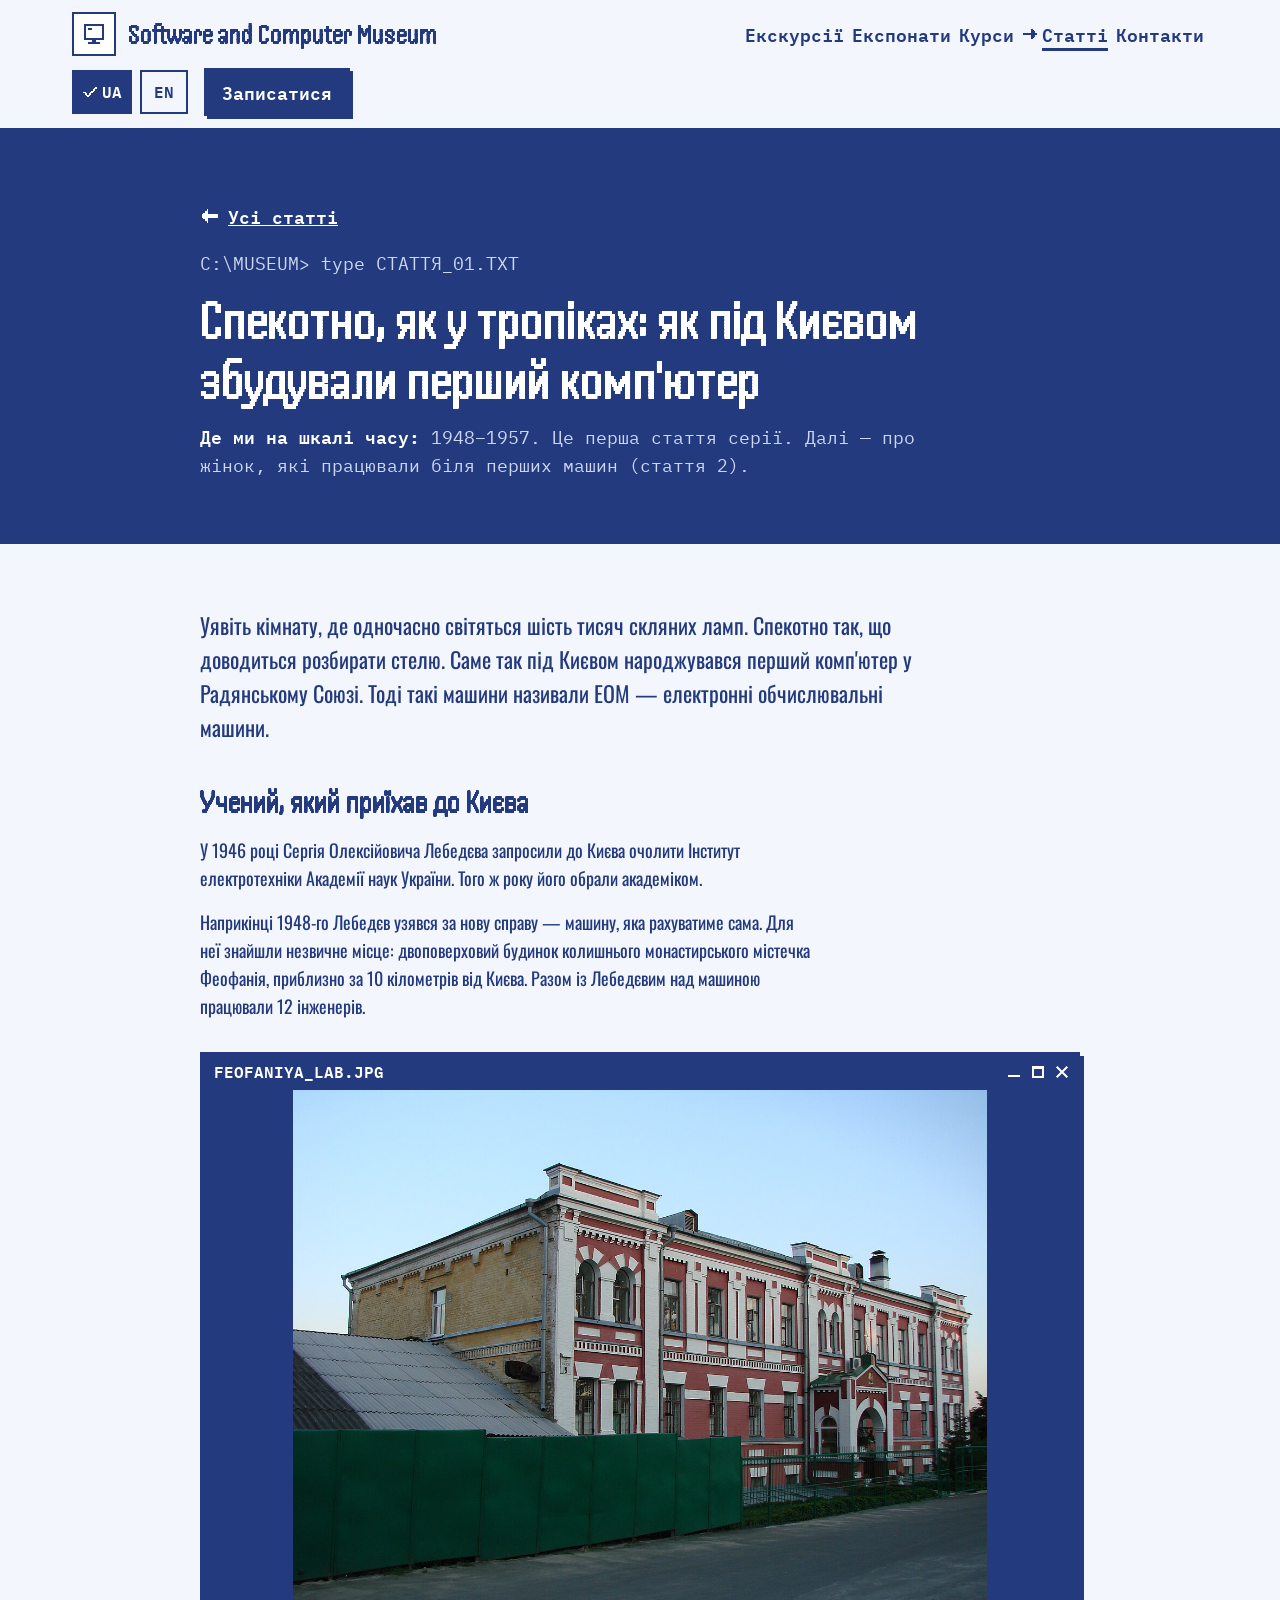
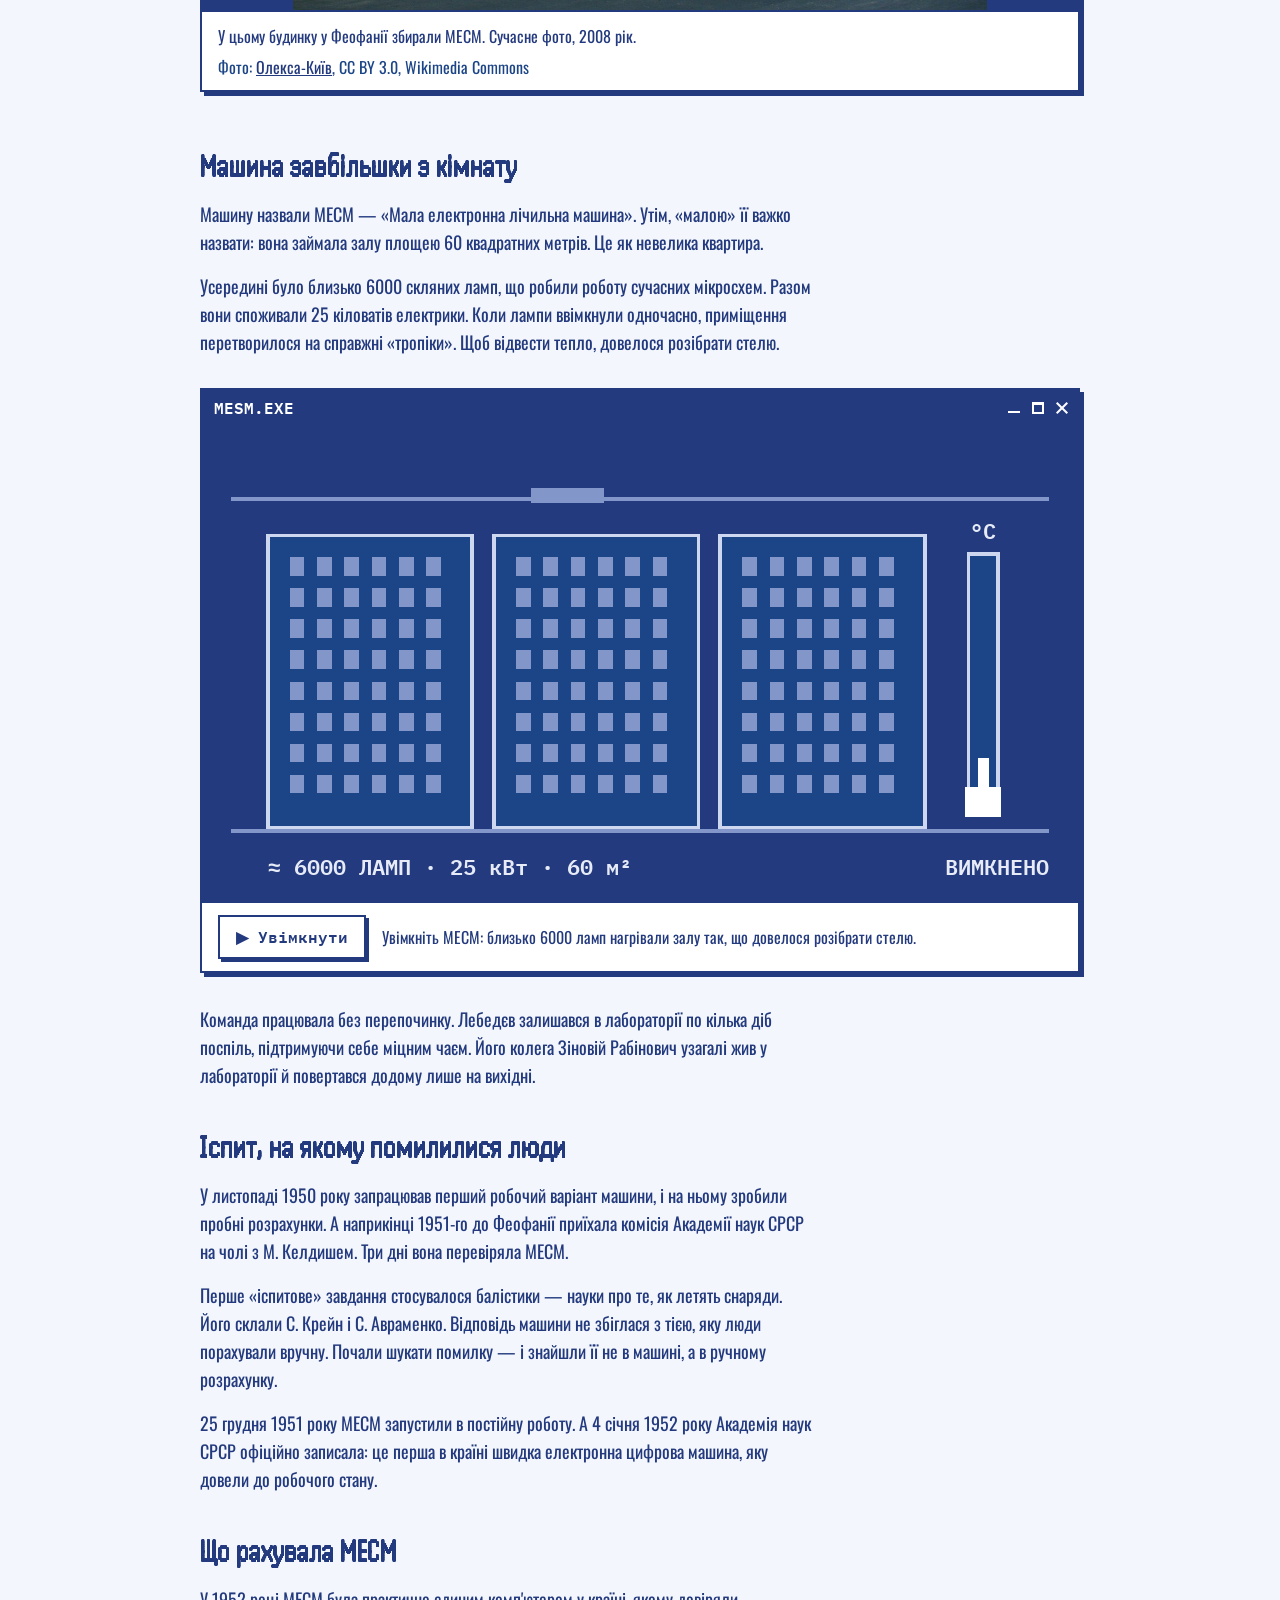
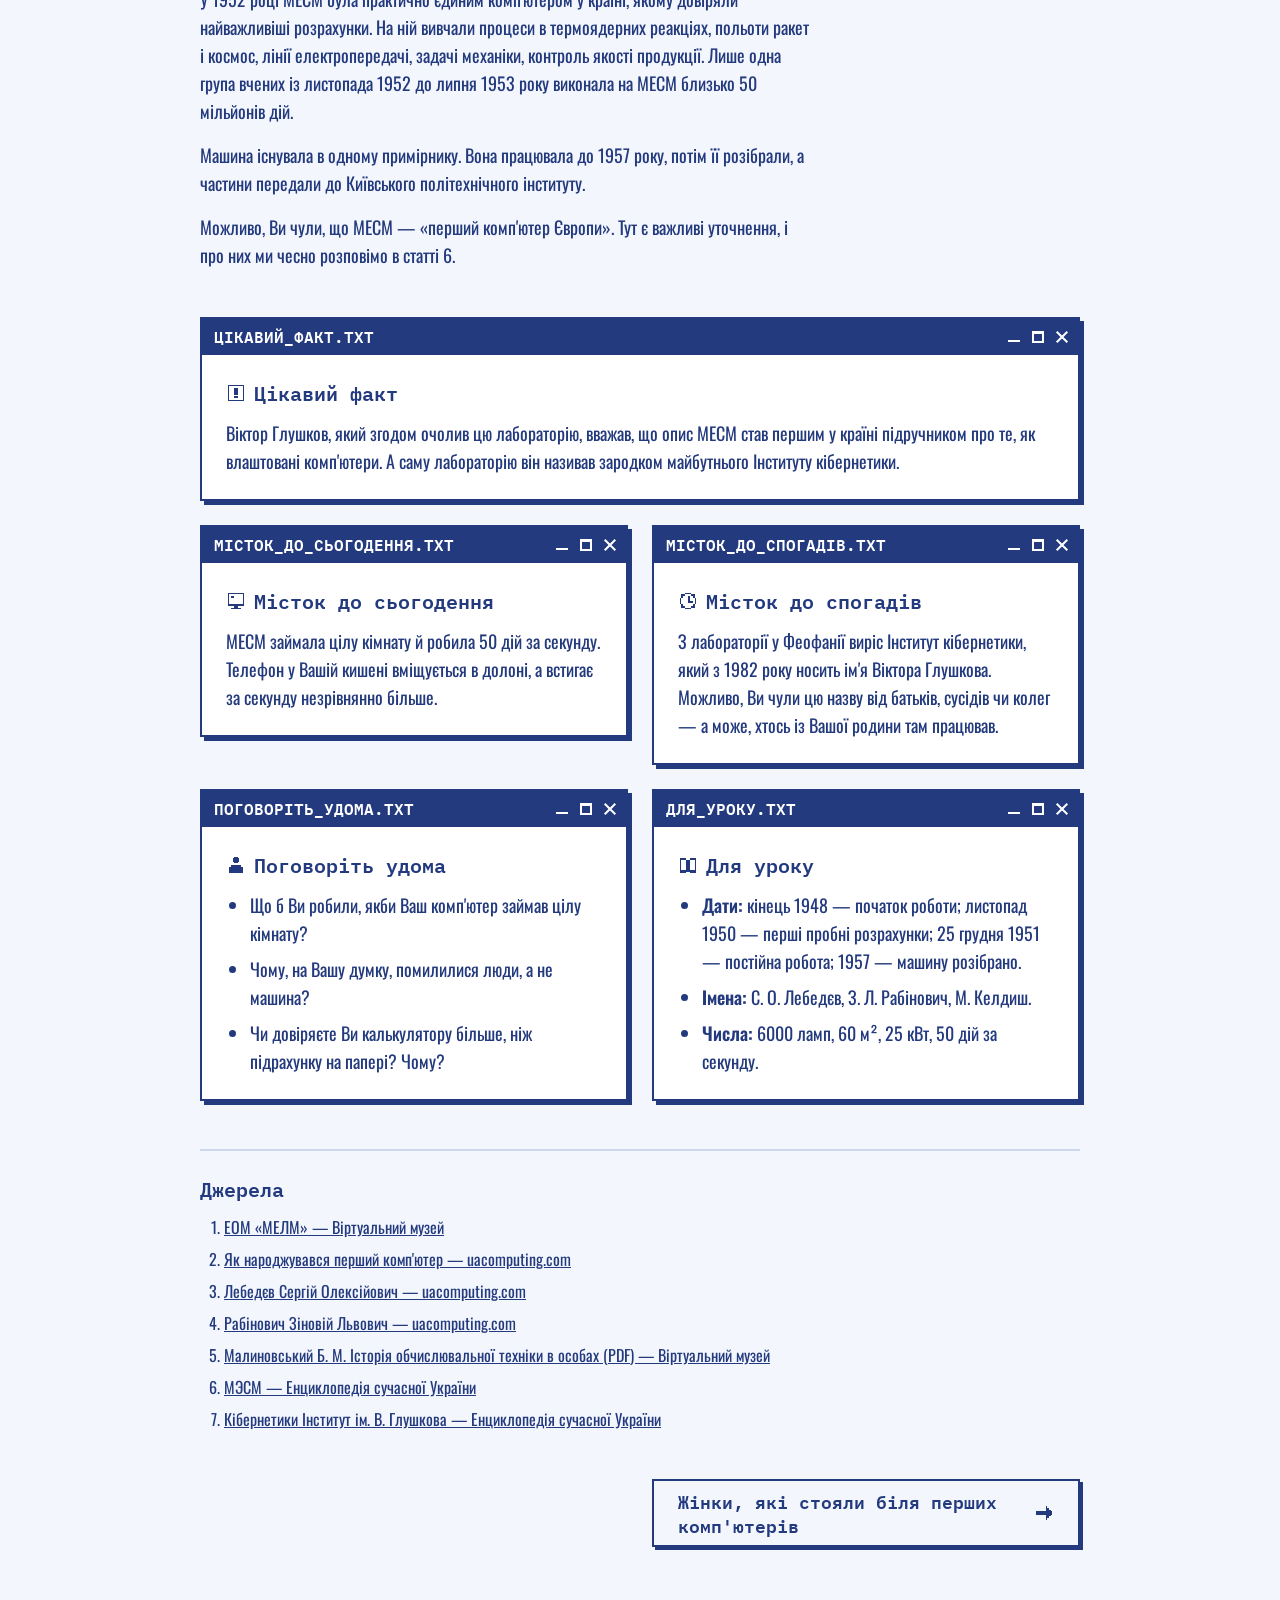
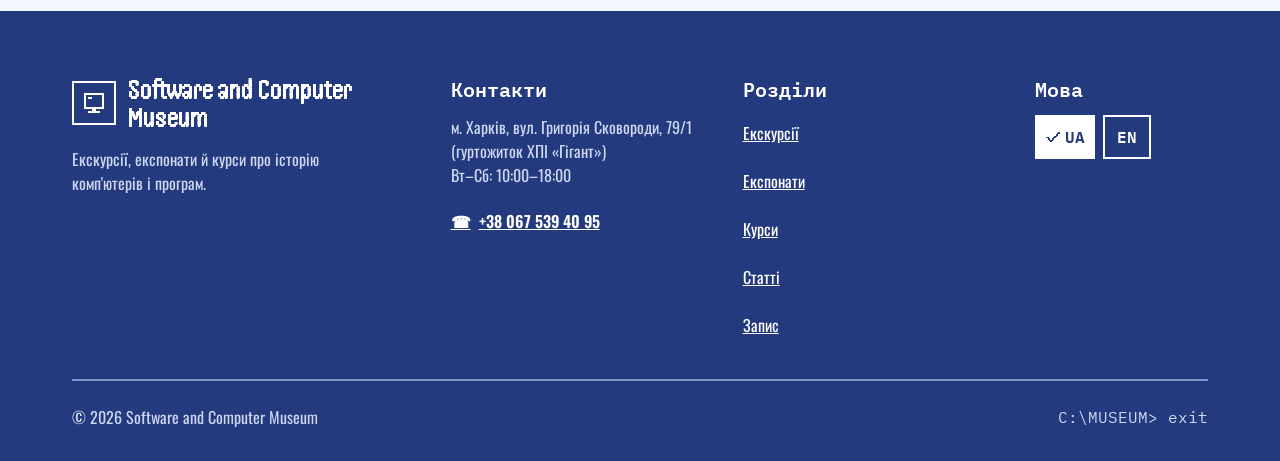
<file: articles/01-spekotno-yak-u-tropikakh.html>
<!doctype html>
<html lang="uk" data-page-lang="uk">
<head>
  <meta charset="utf-8">
  <meta name="viewport" content="width=device-width, initial-scale=1">
  <title>Спекотно, як у тропіках: як під Києвом збудували перший комп'ютер — Software and Computer Museum</title>
  <meta name="description" content="Уявіть кімнату, де одночасно світяться шість тисяч скляних ламп. Спекотно так, що доводиться розбирати стелю. Саме так під Києвом народжувався перший комп'ютер у Радянському Союзі. Тоді такі машини називали ЕОМ — електронні обчислювальні машини.">
  <link rel="alternate" hreflang="uk" href="01-spekotno-yak-u-tropikakh.html">
  <link rel="alternate" hreflang="en" href="en/01-spekotno-yak-u-tropikakh.html">
  <link rel="stylesheet" href="../assets/css/fonts.css?v=20261114o">
  <link rel="stylesheet" href="../assets/css/tokens.css?v=20261114o">
  <link rel="stylesheet" href="../assets/css/site.css?v=20261114o">
</head>
<body id="top">
<!-- Згенеровано tools/build-articles.js — не редагуйте вручну, змінюйте .md-файли в articles/ -->

<svg width="0" height="0" style="position: absolute;" aria-hidden="true" focusable="false">
  <symbol id="ic-monitor" viewBox="0 0 12 12"><path fill-rule="evenodd" shape-rendering="crispEdges" d="M1 1h10v8H1zM2 2v6h8V2zM3 3h2v1H3zM5 9h2v1H5zM3 10h6v1H3z"/></symbol>
  <symbol id="ic-floppy" viewBox="0 0 12 12"><path fill-rule="evenodd" shape-rendering="crispEdges" d="M1 1h9v1h1v9H1zM3 1h5v3H3zM6 2h1v1H6zM3 6h6v4H3z"/></symbol>
  <symbol id="ic-clock" viewBox="0 0 12 12"><path fill-rule="evenodd" shape-rendering="crispEdges" d="M4 1h4v1h2v2h1v4h-1v2H8v1H4v-1H2V8H1V4h1V2h2zM4 2h4v1h1v1h1v4H9v1H8v1H4V9H3V8H2V4h1V3h1zM6 3h1v3h2v1H6z"/></symbol>
  <symbol id="ic-person" viewBox="0 0 12 12"><path fill-rule="evenodd" shape-rendering="crispEdges" d="M5 1h2v1h1v2H7v1H5V4H4V2h1zM3 6h6v1h1v4H2V7h1z"/></symbol>
  <symbol id="ic-ticket" viewBox="0 0 12 12"><path fill-rule="evenodd" shape-rendering="crispEdges" d="M1 3h10v2h-1v2h1v2H1V7h1V5H1zM6 4h1v1H6zM6 7h1v1H6z"/></symbol>
  <symbol id="ic-calendar" viewBox="0 0 12 12"><path fill-rule="evenodd" shape-rendering="crispEdges" d="M1 2h10v9H1zM2 5h8v5H2zM3 1h1v1H3zM8 1h1v1H8zM3 6h2v2H3z"/></symbol>
  <symbol id="ic-arrow-right" viewBox="0 0 12 12"><path shape-rendering="crispEdges" d="M1 5h6V2h1v1h1v1h1v1h1v2h-1v1H9v1H8v1H7V7H1z"/></symbol>
  <symbol id="ic-arrow-down" viewBox="0 0 12 12"><path shape-rendering="crispEdges" d="M5 1V7H2v1h1v1h1v1h1v1h2v-1h1V9h1V8h1V7H7V1z"/></symbol>
  <symbol id="ic-check" viewBox="0 0 12 12"><path shape-rendering="crispEdges" d="M1 6h2v1h1v1h1V7h1V6h1V5h1V4h1V3h1V2h1v2h-1v1H9v1H8v1H7v1H6v1H5v1H4V9H3V8H2V7H1z"/></symbol>
  <symbol id="ic-alert" viewBox="0 0 12 12"><path fill-rule="evenodd" shape-rendering="crispEdges" d="M1 1h10v10H1zM2 2v8h8V2zM5 3h2v4H5zM5 8h2v1H5z"/></symbol>
  <symbol id="ic-phone" viewBox="0 0 12 12"><path fill-rule="evenodd" shape-rendering="crispEdges" d="M2 1h3v3H4v2h1v1h1v1h2V7h3v3h-1v1H7v-1H5V9H4V8H3V6H2V4H1V2h1z"/></symbol>
  <symbol id="ic-pin" viewBox="0 0 12 12"><path fill-rule="evenodd" shape-rendering="crispEdges" d="M4 1h4v1h1v1h1v4H9v1H8v1H7v2H5V9H4V8H3V7H2V3h1V2h1zM5 3h2v2H5z"/></symbol>
  <symbol id="ic-book" viewBox="0 0 12 12"><path fill-rule="evenodd" shape-rendering="crispEdges" d="M1 2h4v1h2V2h4v9H7v-1H5v1H1zM2 3h3v6H2zM7 3h3v6H7z"/></symbol>
  <symbol id="ic-menu" viewBox="0 0 12 12"><path shape-rendering="crispEdges" d="M1 2h10v2H1zM1 5h10v2H1zM1 8h10v2H1z"/></symbol>
  <symbol id="ic-close" viewBox="0 0 12 12"><path shape-rendering="crispEdges" d="M1 1h2v1h1v1h1v1h2V3h1V2h1V1h2v2h-1v1H9v1H8v2h1v1h1v1h1v2H9v-1H8V9H7V8H5v1H4v1H3v1H1V9h1V8h1V7h1V5H3V4H2V3H1z"/></symbol>
</svg>

<a class="skip" href="#main" data-i18n="k1">Перейти до основного вмісту</a>

<header class="hdr">
  <div class="wrap hdr-bar">
    <a class="logo hdr-logo" href="../index.html" data-i18n-attr="aria-label:k2" aria-label="Software and Computer Museum — на початок сторінки">
      <span class="logo-box"><svg class="ic i-l" aria-hidden="true"><use href="#ic-monitor"/></svg></span>
      <span class="disp logo-name">Software and Computer Museum</span>
    </a>
    <nav class="nav" data-i18n-attr="aria-label:k4" aria-label="Розділи сторінки">
      <a class="nl" href="../index.html#tours"><svg class="ic i-s" aria-hidden="true"><use href="#ic-arrow-right"/></svg><span data-i18n="k5">Екскурсії</span></a>
      <a class="nl" href="../index.html#exhibits"><svg class="ic i-s" aria-hidden="true"><use href="#ic-arrow-right"/></svg><span data-i18n="k6">Експонати</span></a>
      <a class="nl" href="../index.html#courses"><svg class="ic i-s" aria-hidden="true"><use href="#ic-arrow-right"/></svg><span data-i18n="k7">Курси</span></a>
      <a class="nl" href="../articles.html" aria-current="page" data-href-uk="../articles.html" data-href-en="../articles-en.html"><svg class="ic i-s" aria-hidden="true"><use href="#ic-arrow-right"/></svg><span data-i18n="k148">Статті</span></a>
      <a class="nl" href="../index.html#contacts"><svg class="ic i-s" aria-hidden="true"><use href="#ic-arrow-right"/></svg><span data-i18n="k8">Контакти</span></a>
    </nav>
    <div class="hdr-actions">
      <div class="langs" role="group" data-i18n-attr="aria-label:k9" aria-label="Мова сайту">
        <button type="button" class="lang" data-lang="uk" aria-pressed="true" data-i18n-attr="aria-label:k10" aria-label="UA — українська"><svg class="ic i-s" aria-hidden="true"><use href="#ic-check"/></svg>UA</button>
        <button type="button" class="lang" data-lang="en" lang="en" aria-pressed="false" data-i18n-attr="aria-label:k12" aria-label="EN — English"><svg class="ic i-s" aria-hidden="true"><use href="#ic-check"/></svg>EN</button>
      </div>
      <a class="btn" href="../index.html#booking" data-i18n="k14">Записатися</a>
    </div>
    <button type="button" class="btn btn-ghost burger" aria-expanded="false" aria-controls="mobile-menu">
      <span class="burger-closed" style="display: inline-flex; align-items: center; gap: var(--space-2);"><svg class="ic i-l" aria-hidden="true"><use href="#ic-menu"/></svg><span data-i18n="k15">Меню</span></span>
      <span class="burger-open" style="display: inline-flex; align-items: center; gap: var(--space-2);" hidden><svg class="ic i-l" aria-hidden="true"><use href="#ic-close"/></svg><span class="sr-only" data-i18n="k16">Закрити</span></span>
    </button>
  </div>
  <div class="wrap mmenu" id="mobile-menu" hidden>
    <nav class="mnav" data-i18n-attr="aria-label:k17" aria-label="Розділи сторінки (мобільне меню)">
      <a class="ml" href="../index.html#tours"><span data-i18n="k5">Екскурсії</span><svg class="ic i-m go" aria-hidden="true"><use href="#ic-arrow-right"/></svg><span class="here" aria-hidden="true"><svg class="ic i-s"><use href="#ic-check"/></svg><span data-i18n="k18">ви тут</span></span></a>
      <a class="ml" href="../index.html#exhibits"><span data-i18n="k6">Експонати</span><svg class="ic i-m go" aria-hidden="true"><use href="#ic-arrow-right"/></svg><span class="here" aria-hidden="true"><svg class="ic i-s"><use href="#ic-check"/></svg><span data-i18n="k18">ви тут</span></span></a>
      <a class="ml" href="../index.html#courses"><span data-i18n="k7">Курси</span><svg class="ic i-m go" aria-hidden="true"><use href="#ic-arrow-right"/></svg><span class="here" aria-hidden="true"><svg class="ic i-s"><use href="#ic-check"/></svg><span data-i18n="k18">ви тут</span></span></a>
      <a class="ml" href="../articles.html" aria-current="page" data-href-uk="../articles.html" data-href-en="../articles-en.html"><span data-i18n="k148">Статті</span><svg class="ic i-m go" aria-hidden="true"><use href="#ic-arrow-right"/></svg><span class="here" aria-hidden="true"><svg class="ic i-s"><use href="#ic-check"/></svg><span data-i18n="k18">ви тут</span></span></a>
      <a class="ml" href="../index.html#contacts"><span data-i18n="k8">Контакти</span><svg class="ic i-m go" aria-hidden="true"><use href="#ic-arrow-right"/></svg><span class="here" aria-hidden="true"><svg class="ic i-s"><use href="#ic-check"/></svg><span data-i18n="k18">ви тут</span></span></a>
    </nav>
    <div class="mmenu-actions">
      <div class="langs" role="group" data-i18n-attr="aria-label:k9" aria-label="Мова сайту">
        <button type="button" class="lang" data-lang="uk" aria-pressed="true" data-i18n-attr="aria-label:k10" aria-label="UA — українська"><svg class="ic i-s" aria-hidden="true"><use href="#ic-check"/></svg>UA</button>
        <button type="button" class="lang" data-lang="en" lang="en" aria-pressed="false" data-i18n-attr="aria-label:k12" aria-label="EN — English"><svg class="ic i-s" aria-hidden="true"><use href="#ic-check"/></svg>EN</button>
      </div>
      <a class="btn" href="../index.html#booking" data-close-menu data-i18n="k14">Записатися</a>
    </div>
  </div>
</header>

<main id="main">

<section class="art-head" data-theme="dark" aria-labelledby="art-title">
  <div class="wrap">
    <div class="sec-head">
      <a class="back" href="../articles.html"><svg class="ic i-m" aria-hidden="true"><use href="#ic-arrow-right"/></svg><span>Усі статті</span></a>
      <p class="mono prompt" aria-hidden="true">C:\MUSEUM&gt; type СТАТТЯ_01.TXT</p>
      <h1 id="art-title" class="disp h2">Спекотно, як у тропіках: як під Києвом збудували перший комп'ютер</h1>
      <p class="timeline"><strong>Де ми на шкалі часу:</strong> 1948–1957. Це перша стаття серії. Далі — про жінок, які працювали біля перших машин (стаття 2).</p>
    </div>
  </div>
</section>

<section class="sec">
  <div class="wrap">
    <div class="art">
      <article class="prose">
        <p>Уявіть кімнату, де одночасно світяться шість тисяч скляних ламп. Спекотно так, що доводиться розбирати стелю. Саме так під Києвом народжувався перший комп'ютер у Радянському Союзі. Тоді такі машини називали ЕОМ — електронні обчислювальні машини.</p>
        <h2>Учений, який приїхав до Києва</h2>
        <p>У 1946 році Сергія Олексійовича Лебедєва запросили до Києва очолити Інститут електротехніки Академії наук України. Того ж року його обрали академіком.</p>
        <p>Наприкінці 1948-го Лебедєв узявся за нову справу — машину, яка рахуватиме сама. Для неї знайшли незвичне місце: двоповерховий будинок колишнього монастирського містечка Феофанія, приблизно за 10 кілометрів від Києва. Разом із Лебедєвим над машиною працювали 12 інженерів.</p>
        <figure class="win fig fig-photo">
          <div class="wtitle" aria-hidden="true"><span>FEOFANIYA_LAB.JPG</span><span class="wctl"><span></span><span></span><span></span></span></div>
          <button type="button" class="fig-zoom" aria-label="Збільшити фото: Двоповерховий червоно-білий цегляний будинок у Феофанії"><img src="../assets/img/articles/feofaniya-lab.jpg" alt="Двоповерховий червоно-білий цегляний будинок у Феофанії" loading="lazy" decoding="async"></button>
          <figcaption class="fig-cap"><span>У цьому будинку у Феофанії збирали МЕСМ. Сучасне фото, 2008 рік.</span><span class="credit">Фото: <a href="https://commons.wikimedia.org/wiki/File:DSC08159-%D0%90%D0%BA.%D0%9B%D0%B5%D0%B1%D0%B5%D0%B4%D1%94%D0%B2%D0%B0,19.JPG">Олекса-Київ</a>, CC BY 3.0, Wikimedia Commons</span></figcaption>
        </figure>
        <h2>Машина завбільшки з кімнату</h2>
        <p>Машину назвали МЕСМ — «Мала електронна лічильна машина». Утім, «малою» її важко назвати: вона займала залу площею 60 квадратних метрів. Це як невелика квартира.</p>
        <p>Усередині було близько 6000 скляних ламп, що робили роботу сучасних мікросхем. Разом вони споживали 25 кіловатів електрики. Коли лампи ввімкнули одночасно, приміщення перетворилося на справжні «тропіки». Щоб відвести тепло, довелося розібрати стелю.</p>
        <figure class="win fig fig-ill">
          <div class="wtitle" aria-hidden="true"><span>MESM.EXE</span><span class="wctl"><span></span><span></span><span></span></span></div>
          <div class="fig-body"><svg class="ill-art" viewBox="0 0 480 260" role="img" aria-label="МЕСМ: зала з шафами, повними ламп">
      <rect class="bg" width="480" height="260"/>
      <path class="ln" d="M16 40H180M220 40H464"/>
      <rect class="ceil" x="180" y="34" width="40" height="8"/>
      <rect class="bx" x="36" y="60" width="112" height="160"/><rect class="bx" x="160" y="60" width="112" height="160"/><rect class="bx" x="284" y="60" width="112" height="160"/>
      <rect class="lamp" x="48" y="72" width="8" height="10" style="--d:0ms"/><rect class="lamp" x="63" y="72" width="8" height="10" style="--d:137ms"/><rect class="lamp" x="78" y="72" width="8" height="10" style="--d:274ms"/><rect class="lamp" x="93" y="72" width="8" height="10" style="--d:411ms"/><rect class="lamp" x="108" y="72" width="8" height="10" style="--d:548ms"/><rect class="lamp" x="123" y="72" width="8" height="10" style="--d:685ms"/><rect class="lamp" x="48" y="89" width="8" height="10" style="--d:822ms"/><rect class="lamp" x="63" y="89" width="8" height="10" style="--d:959ms"/><rect class="lamp" x="78" y="89" width="8" height="10" style="--d:1096ms"/><rect class="lamp" x="93" y="89" width="8" height="10" style="--d:1233ms"/><rect class="lamp" x="108" y="89" width="8" height="10" style="--d:1370ms"/><rect class="lamp" x="123" y="89" width="8" height="10" style="--d:1507ms"/><rect class="lamp" x="48" y="106" width="8" height="10" style="--d:44ms"/><rect class="lamp" x="63" y="106" width="8" height="10" style="--d:181ms"/><rect class="lamp" x="78" y="106" width="8" height="10" style="--d:318ms"/><rect class="lamp" x="93" y="106" width="8" height="10" style="--d:455ms"/><rect class="lamp" x="108" y="106" width="8" height="10" style="--d:592ms"/><rect class="lamp" x="123" y="106" width="8" height="10" style="--d:729ms"/><rect class="lamp" x="48" y="123" width="8" height="10" style="--d:866ms"/><rect class="lamp" x="63" y="123" width="8" height="10" style="--d:1003ms"/><rect class="lamp" x="78" y="123" width="8" height="10" style="--d:1140ms"/><rect class="lamp" x="93" y="123" width="8" height="10" style="--d:1277ms"/><rect class="lamp" x="108" y="123" width="8" height="10" style="--d:1414ms"/><rect class="lamp" x="123" y="123" width="8" height="10" style="--d:1551ms"/><rect class="lamp" x="48" y="140" width="8" height="10" style="--d:88ms"/><rect class="lamp" x="63" y="140" width="8" height="10" style="--d:225ms"/><rect class="lamp" x="78" y="140" width="8" height="10" style="--d:362ms"/><rect class="lamp" x="93" y="140" width="8" height="10" style="--d:499ms"/><rect class="lamp" x="108" y="140" width="8" height="10" style="--d:636ms"/><rect class="lamp" x="123" y="140" width="8" height="10" style="--d:773ms"/><rect class="lamp" x="48" y="157" width="8" height="10" style="--d:910ms"/><rect class="lamp" x="63" y="157" width="8" height="10" style="--d:1047ms"/><rect class="lamp" x="78" y="157" width="8" height="10" style="--d:1184ms"/><rect class="lamp" x="93" y="157" width="8" height="10" style="--d:1321ms"/><rect class="lamp" x="108" y="157" width="8" height="10" style="--d:1458ms"/><rect class="lamp" x="123" y="157" width="8" height="10" style="--d:1595ms"/><rect class="lamp" x="48" y="174" width="8" height="10" style="--d:132ms"/><rect class="lamp" x="63" y="174" width="8" height="10" style="--d:269ms"/><rect class="lamp" x="78" y="174" width="8" height="10" style="--d:406ms"/><rect class="lamp" x="93" y="174" width="8" height="10" style="--d:543ms"/><rect class="lamp" x="108" y="174" width="8" height="10" style="--d:680ms"/><rect class="lamp" x="123" y="174" width="8" height="10" style="--d:817ms"/><rect class="lamp" x="48" y="191" width="8" height="10" style="--d:954ms"/><rect class="lamp" x="63" y="191" width="8" height="10" style="--d:1091ms"/><rect class="lamp" x="78" y="191" width="8" height="10" style="--d:1228ms"/><rect class="lamp" x="93" y="191" width="8" height="10" style="--d:1365ms"/><rect class="lamp" x="108" y="191" width="8" height="10" style="--d:1502ms"/><rect class="lamp" x="123" y="191" width="8" height="10" style="--d:39ms"/><rect class="lamp" x="172" y="72" width="8" height="10" style="--d:176ms"/><rect class="lamp" x="187" y="72" width="8" height="10" style="--d:313ms"/><rect class="lamp" x="202" y="72" width="8" height="10" style="--d:450ms"/><rect class="lamp" x="217" y="72" width="8" height="10" style="--d:587ms"/><rect class="lamp" x="232" y="72" width="8" height="10" style="--d:724ms"/><rect class="lamp" x="247" y="72" width="8" height="10" style="--d:861ms"/><rect class="lamp" x="172" y="89" width="8" height="10" style="--d:998ms"/><rect class="lamp" x="187" y="89" width="8" height="10" style="--d:1135ms"/><rect class="lamp" x="202" y="89" width="8" height="10" style="--d:1272ms"/><rect class="lamp" x="217" y="89" width="8" height="10" style="--d:1409ms"/><rect class="lamp" x="232" y="89" width="8" height="10" style="--d:1546ms"/><rect class="lamp" x="247" y="89" width="8" height="10" style="--d:83ms"/><rect class="lamp" x="172" y="106" width="8" height="10" style="--d:220ms"/><rect class="lamp" x="187" y="106" width="8" height="10" style="--d:357ms"/><rect class="lamp" x="202" y="106" width="8" height="10" style="--d:494ms"/><rect class="lamp" x="217" y="106" width="8" height="10" style="--d:631ms"/><rect class="lamp" x="232" y="106" width="8" height="10" style="--d:768ms"/><rect class="lamp" x="247" y="106" width="8" height="10" style="--d:905ms"/><rect class="lamp" x="172" y="123" width="8" height="10" style="--d:1042ms"/><rect class="lamp" x="187" y="123" width="8" height="10" style="--d:1179ms"/><rect class="lamp" x="202" y="123" width="8" height="10" style="--d:1316ms"/><rect class="lamp" x="217" y="123" width="8" height="10" style="--d:1453ms"/><rect class="lamp" x="232" y="123" width="8" height="10" style="--d:1590ms"/><rect class="lamp" x="247" y="123" width="8" height="10" style="--d:127ms"/><rect class="lamp" x="172" y="140" width="8" height="10" style="--d:264ms"/><rect class="lamp" x="187" y="140" width="8" height="10" style="--d:401ms"/><rect class="lamp" x="202" y="140" width="8" height="10" style="--d:538ms"/><rect class="lamp" x="217" y="140" width="8" height="10" style="--d:675ms"/><rect class="lamp" x="232" y="140" width="8" height="10" style="--d:812ms"/><rect class="lamp" x="247" y="140" width="8" height="10" style="--d:949ms"/><rect class="lamp" x="172" y="157" width="8" height="10" style="--d:1086ms"/><rect class="lamp" x="187" y="157" width="8" height="10" style="--d:1223ms"/><rect class="lamp" x="202" y="157" width="8" height="10" style="--d:1360ms"/><rect class="lamp" x="217" y="157" width="8" height="10" style="--d:1497ms"/><rect class="lamp" x="232" y="157" width="8" height="10" style="--d:34ms"/><rect class="lamp" x="247" y="157" width="8" height="10" style="--d:171ms"/><rect class="lamp" x="172" y="174" width="8" height="10" style="--d:308ms"/><rect class="lamp" x="187" y="174" width="8" height="10" style="--d:445ms"/><rect class="lamp" x="202" y="174" width="8" height="10" style="--d:582ms"/><rect class="lamp" x="217" y="174" width="8" height="10" style="--d:719ms"/><rect class="lamp" x="232" y="174" width="8" height="10" style="--d:856ms"/><rect class="lamp" x="247" y="174" width="8" height="10" style="--d:993ms"/><rect class="lamp" x="172" y="191" width="8" height="10" style="--d:1130ms"/><rect class="lamp" x="187" y="191" width="8" height="10" style="--d:1267ms"/><rect class="lamp" x="202" y="191" width="8" height="10" style="--d:1404ms"/><rect class="lamp" x="217" y="191" width="8" height="10" style="--d:1541ms"/><rect class="lamp" x="232" y="191" width="8" height="10" style="--d:78ms"/><rect class="lamp" x="247" y="191" width="8" height="10" style="--d:215ms"/><rect class="lamp" x="296" y="72" width="8" height="10" style="--d:352ms"/><rect class="lamp" x="311" y="72" width="8" height="10" style="--d:489ms"/><rect class="lamp" x="326" y="72" width="8" height="10" style="--d:626ms"/><rect class="lamp" x="341" y="72" width="8" height="10" style="--d:763ms"/><rect class="lamp" x="356" y="72" width="8" height="10" style="--d:900ms"/><rect class="lamp" x="371" y="72" width="8" height="10" style="--d:1037ms"/><rect class="lamp" x="296" y="89" width="8" height="10" style="--d:1174ms"/><rect class="lamp" x="311" y="89" width="8" height="10" style="--d:1311ms"/><rect class="lamp" x="326" y="89" width="8" height="10" style="--d:1448ms"/><rect class="lamp" x="341" y="89" width="8" height="10" style="--d:1585ms"/><rect class="lamp" x="356" y="89" width="8" height="10" style="--d:122ms"/><rect class="lamp" x="371" y="89" width="8" height="10" style="--d:259ms"/><rect class="lamp" x="296" y="106" width="8" height="10" style="--d:396ms"/><rect class="lamp" x="311" y="106" width="8" height="10" style="--d:533ms"/><rect class="lamp" x="326" y="106" width="8" height="10" style="--d:670ms"/><rect class="lamp" x="341" y="106" width="8" height="10" style="--d:807ms"/><rect class="lamp" x="356" y="106" width="8" height="10" style="--d:944ms"/><rect class="lamp" x="371" y="106" width="8" height="10" style="--d:1081ms"/><rect class="lamp" x="296" y="123" width="8" height="10" style="--d:1218ms"/><rect class="lamp" x="311" y="123" width="8" height="10" style="--d:1355ms"/><rect class="lamp" x="326" y="123" width="8" height="10" style="--d:1492ms"/><rect class="lamp" x="341" y="123" width="8" height="10" style="--d:29ms"/><rect class="lamp" x="356" y="123" width="8" height="10" style="--d:166ms"/><rect class="lamp" x="371" y="123" width="8" height="10" style="--d:303ms"/><rect class="lamp" x="296" y="140" width="8" height="10" style="--d:440ms"/><rect class="lamp" x="311" y="140" width="8" height="10" style="--d:577ms"/><rect class="lamp" x="326" y="140" width="8" height="10" style="--d:714ms"/><rect class="lamp" x="341" y="140" width="8" height="10" style="--d:851ms"/><rect class="lamp" x="356" y="140" width="8" height="10" style="--d:988ms"/><rect class="lamp" x="371" y="140" width="8" height="10" style="--d:1125ms"/><rect class="lamp" x="296" y="157" width="8" height="10" style="--d:1262ms"/><rect class="lamp" x="311" y="157" width="8" height="10" style="--d:1399ms"/><rect class="lamp" x="326" y="157" width="8" height="10" style="--d:1536ms"/><rect class="lamp" x="341" y="157" width="8" height="10" style="--d:73ms"/><rect class="lamp" x="356" y="157" width="8" height="10" style="--d:210ms"/><rect class="lamp" x="371" y="157" width="8" height="10" style="--d:347ms"/><rect class="lamp" x="296" y="174" width="8" height="10" style="--d:484ms"/><rect class="lamp" x="311" y="174" width="8" height="10" style="--d:621ms"/><rect class="lamp" x="326" y="174" width="8" height="10" style="--d:758ms"/><rect class="lamp" x="341" y="174" width="8" height="10" style="--d:895ms"/><rect class="lamp" x="356" y="174" width="8" height="10" style="--d:1032ms"/><rect class="lamp" x="371" y="174" width="8" height="10" style="--d:1169ms"/><rect class="lamp" x="296" y="191" width="8" height="10" style="--d:1306ms"/><rect class="lamp" x="311" y="191" width="8" height="10" style="--d:1443ms"/><rect class="lamp" x="326" y="191" width="8" height="10" style="--d:1580ms"/><rect class="lamp" x="341" y="191" width="8" height="10" style="--d:117ms"/><rect class="lamp" x="356" y="191" width="8" height="10" style="--d:254ms"/><rect class="lamp" x="371" y="191" width="8" height="10" style="--d:391ms"/>
      <path class="ln" d="M16 222H464"/>
      <path class="heat" style="--d:0ms" d="M76 56q8-8 0-16t0-16M92 56q8-8 0-16t0-16M108 56q8-8 0-16t0-16"/><path class="heat" style="--d:300ms" d="M200 56q8-8 0-16t0-16M216 56q8-8 0-16t0-16M232 56q8-8 0-16t0-16"/><path class="heat" style="--d:600ms" d="M324 56q8-8 0-16t0-16M340 56q8-8 0-16t0-16M356 56q8-8 0-16t0-16"/>
      <rect class="bx" x="420" y="70" width="16" height="130"/>
      <rect class="merc" x="425" y="80" width="6" height="120"/>
      <rect class="merc-base" x="418" y="198" width="20" height="16"/>
      <text class="t" x="428" y="62" text-anchor="middle">°C</text>
      <text class="t" x="36" y="246" text-anchor="start">≈ 6000 ЛАМП · 25 кВт · 60 м²</text>
      <text class="t off-only" x="464" y="246" text-anchor="end">ВИМКНЕНО</text>
      <text class="t on-only" x="464" y="246" text-anchor="end">50 ДІЙ/С</text>
    </svg></div>
          <figcaption class="fig-cap"><button type="button" class="btn btn-ghost ill-toggle" aria-pressed="false" data-on="▶ Увімкнути" data-off="■ Вимкнути">▶ Увімкнути</button><span>Увімкніть МЕСМ: близько 6000 ламп нагрівали залу так, що довелося розібрати стелю.</span></figcaption>
        </figure>
        <p>Команда працювала без перепочинку. Лебедєв залишався в лабораторії по кілька діб поспіль, підтримуючи себе міцним чаєм. Його колега Зіновій Рабінович узагалі жив у лабораторії й повертався додому лише на вихідні.</p>
        <h2>Іспит, на якому помилилися люди</h2>
        <p>У листопаді 1950 року запрацював перший робочий варіант машини, і на ньому зробили пробні розрахунки. А наприкінці 1951-го до Феофанії приїхала комісія Академії наук СРСР на чолі з М. Келдишем. Три дні вона перевіряла МЕСМ.</p>
        <p>Перше «іспитове» завдання стосувалося балістики — науки про те, як летять снаряди. Його склали С. Крейн і С. Авраменко. Відповідь машини не збіглася з тією, яку люди порахували вручну. Почали шукати помилку — і знайшли її не в машині, а в ручному розрахунку.</p>
        <p>25 грудня 1951 року МЕСМ запустили в постійну роботу. А 4 січня 1952 року Академія наук СРСР офіційно записала: це перша в країні швидка електронна цифрова машина, яку довели до робочого стану.</p>
        <h2>Що рахувала МЕСМ</h2>
        <p>У 1952 році МЕСМ була практично єдиним комп'ютером у країні, якому довіряли найважливіші розрахунки. На ній вивчали процеси в термоядерних реакціях, польоти ракет і космос, лінії електропередачі, задачі механіки, контроль якості продукції. Лише одна група вчених із листопада 1952 до липня 1953 року виконала на МЕСМ близько 50 мільйонів дій.</p>
        <p>Машина існувала в одному примірнику. Вона працювала до 1957 року, потім її розібрали, а частини передали до Київського політехнічного інституту.</p>
        <p>Можливо, Ви чули, що МЕСМ — «перший комп'ютер Європи». Тут є важливі уточнення, і про них ми чесно розповімо в статті 6.</p>
      </article>

      <div class="notes">
      <aside class="win note" aria-label="Цікавий факт">
        <div class="wtitle" aria-hidden="true"><span>ЦІКАВИЙ_ФАКТ.TXT</span><span class="wctl"><span></span><span></span><span></span></span></div>
        <div class="winbody">
          <h2 class="h4"><svg class="ic i-m" aria-hidden="true"><use href="#ic-alert"/></svg>Цікавий факт</h2>
          <p>Віктор Глушков, який згодом очолив цю лабораторію, вважав, що опис МЕСМ став першим у країні підручником про те, як влаштовані комп'ютери. А саму лабораторію він називав зародком майбутнього Інституту кібернетики.</p>
        </div>
      </aside>
      <aside class="win note" aria-label="Місток до сьогодення">
        <div class="wtitle" aria-hidden="true"><span>МІСТОК_ДО_СЬОГОДЕННЯ.TXT</span><span class="wctl"><span></span><span></span><span></span></span></div>
        <div class="winbody">
          <h2 class="h4"><svg class="ic i-m" aria-hidden="true"><use href="#ic-monitor"/></svg>Місток до сьогодення</h2>
          <p>МЕСМ займала цілу кімнату й робила 50 дій за секунду. Телефон у Вашій кишені вміщується в долоні, а встигає за секунду незрівнянно більше.</p>
        </div>
      </aside>
      <aside class="win note" aria-label="Місток до спогадів">
        <div class="wtitle" aria-hidden="true"><span>МІСТОК_ДО_СПОГАДІВ.TXT</span><span class="wctl"><span></span><span></span><span></span></span></div>
        <div class="winbody">
          <h2 class="h4"><svg class="ic i-m" aria-hidden="true"><use href="#ic-clock"/></svg>Місток до спогадів</h2>
          <p>З лабораторії у Феофанії виріс Інститут кібернетики, який з 1982 року носить ім'я Віктора Глушкова. Можливо, Ви чули цю назву від батьків, сусідів чи колег — а може, хтось із Вашої родини там працював.</p>
        </div>
      </aside>
      <aside class="win note" aria-label="Поговоріть удома">
        <div class="wtitle" aria-hidden="true"><span>ПОГОВОРІТЬ_УДОМА.TXT</span><span class="wctl"><span></span><span></span><span></span></span></div>
        <div class="winbody">
          <h2 class="h4"><svg class="ic i-m" aria-hidden="true"><use href="#ic-person"/></svg>Поговоріть удома</h2>
          <ul>
  <li>Що б Ви робили, якби Ваш комп'ютер займав цілу кімнату?</li>
  <li>Чому, на Вашу думку, помилилися люди, а не машина?</li>
  <li>Чи довіряєте Ви калькулятору більше, ніж підрахунку на папері? Чому?</li>
</ul>
        </div>
      </aside>
      <aside class="win note" aria-label="Для уроку">
        <div class="wtitle" aria-hidden="true"><span>ДЛЯ_УРОКУ.TXT</span><span class="wctl"><span></span><span></span><span></span></span></div>
        <div class="winbody">
          <h2 class="h4"><svg class="ic i-m" aria-hidden="true"><use href="#ic-book"/></svg>Для уроку</h2>
          <ul>
  <li><strong>Дати:</strong> кінець 1948 — початок роботи; листопад 1950 — перші пробні розрахунки; 25 грудня 1951 — постійна робота; 1957 — машину розібрано.</li>
  <li><strong>Імена:</strong> С. О. Лебедєв, З. Л. Рабінович, М. Келдиш.</li>
  <li><strong>Числа:</strong> 6000 ламп, 60 м², 25 кВт, 50 дій за секунду.</li>
</ul>
        </div>
      </aside>
      </div>

      <section class="sources" aria-labelledby="sources-title">
        <h2 id="sources-title" class="h4">Джерела</h2>
        <ol>
  <li><a href="https://www.icfcst.kiev.ua/MUSEUM/LEBEDEV/L_MESM_u.html">ЕОМ «МЕЛМ» — Віртуальний музей</a></li>
  <li><a href="https://uacomputing.com/stories/mesm/">Як народжувався перший комп'ютер — uacomputing.com</a></li>
  <li><a href="https://uacomputing.com/persons/lebedev/">Лебедєв Сергій Олексійович — uacomputing.com</a></li>
  <li><a href="https://uacomputing.com/persons/rabinovich/">Рабінович Зіновій Львович — uacomputing.com</a></li>
  <li><a href="https://icfcst.kiev.ua/MUSEUM/TXT/Malinovsky_history_ukr.pdf">Малиновський Б. М. Історія обчислювальної техніки в особах (PDF) — Віртуальний музей</a></li>
  <li><a href="https://esu.com.ua/article-66636">МЭСМ — Енциклопедія сучасної України</a></li>
  <li><a href="https://esu.com.ua/article-6746">Кібернетики Інститут ім. В. Глушкова — Енциклопедія сучасної України</a></li>
</ol>
      </section>

      <nav class="pager" aria-label="Інші статті">
        <a class="btn btn-ghost next" href="02-zhinky-bilya-pershykh-kompyuteriv.html"><span>Жінки, які стояли біля перших комп'ютерів</span><svg class="ic i-m" aria-hidden="true"><use href="#ic-arrow-right"/></svg></a>
      </nav>
    </div>
  </div>
</section>

</main>

<footer class="ftr" data-theme="dark">
  <div class="wrap ftr-inner">
    <div class="ftr-grid">
      <div class="ftr-col ftr-about">
        <a class="logo" href="../index.html" data-i18n-attr="aria-label:k2" aria-label="Software and Computer Museum — на початок сторінки">
          <span class="logo-box"><svg class="ic i-l" aria-hidden="true"><use href="#ic-monitor"/></svg></span>
          <span class="disp logo-name">Software and Computer Museum</span>
        </a>
        <p class="caption muted" data-i18n="k139">Екскурсії, експонати й курси про історію комп'ютерів і програм.</p>
      </div>
      <div class="ftr-col">
        <p class="h4" data-i18n="k8">Контакти</p>
        <p class="caption muted"><span data-i18n="k131">м. Харків, вул. Григорія Сковороди, 79/1 (гуртожиток ХПІ «Гігант»)</span><br><span data-i18n="k133">Вт–Сб: 10:00–18:00</span></p>
        <a class="ftr-link" href="tel:+380675394095" style="font-weight: 600;" data-i18n-attr="aria-label:k122" aria-label="Зателефонувати в музей: +38 067 539 40 95">+38 067 539 40 95</a>
      </div>
      <nav class="ftr-col ftr-nav" data-i18n-attr="aria-label:k140" aria-label="Розділи сторінки (підвал)">
        <p class="h4" data-i18n="k141">Розділи</p>
        <a class="ftr-link" href="../index.html#tours" data-i18n="k5">Екскурсії</a>
        <a class="ftr-link" href="../index.html#exhibits" data-i18n="k6">Експонати</a>
        <a class="ftr-link" href="../index.html#courses" data-i18n="k7">Курси</a>
        <a class="ftr-link" href="../articles.html" data-href-uk="../articles.html" data-href-en="../articles-en.html" data-i18n="k148">Статті</a>
        <a class="ftr-link" href="../index.html#booking" data-i18n="k142">Запис</a>
      </nav>
      <div class="ftr-col">
        <p class="h4" data-i18n="k143">Мова</p>
        <div class="langs" role="group" data-i18n-attr="aria-label:k9" aria-label="Мова сайту">
          <button type="button" class="lang" data-lang="uk" aria-pressed="true" data-i18n-attr="aria-label:k10" aria-label="UA — українська"><svg class="ic i-s" aria-hidden="true"><use href="#ic-check"/></svg>UA</button>
          <button type="button" class="lang" data-lang="en" lang="en" aria-pressed="false" data-i18n-attr="aria-label:k12" aria-label="EN — English"><svg class="ic i-s" aria-hidden="true"><use href="#ic-check"/></svg>EN</button>
        </div>
      </div>
    </div>
    <div class="ftr-bottom">
      <p class="caption muted" data-i18n="k144">© 2026 Software and Computer Museum</p>
      <p class="mono muted" style="margin: 0;" aria-hidden="true" data-i18n="k145">C:\MUSEUM&gt; exit</p>
    </div>
  </div>
</footer>

<script src="../assets/js/content.uk.js?v=20261114o"></script>
<script src="../assets/js/content.en.js?v=20261114o"></script>
<script src="../assets/js/app.js?v=20261114o"></script>
</body>
</html>
</file>
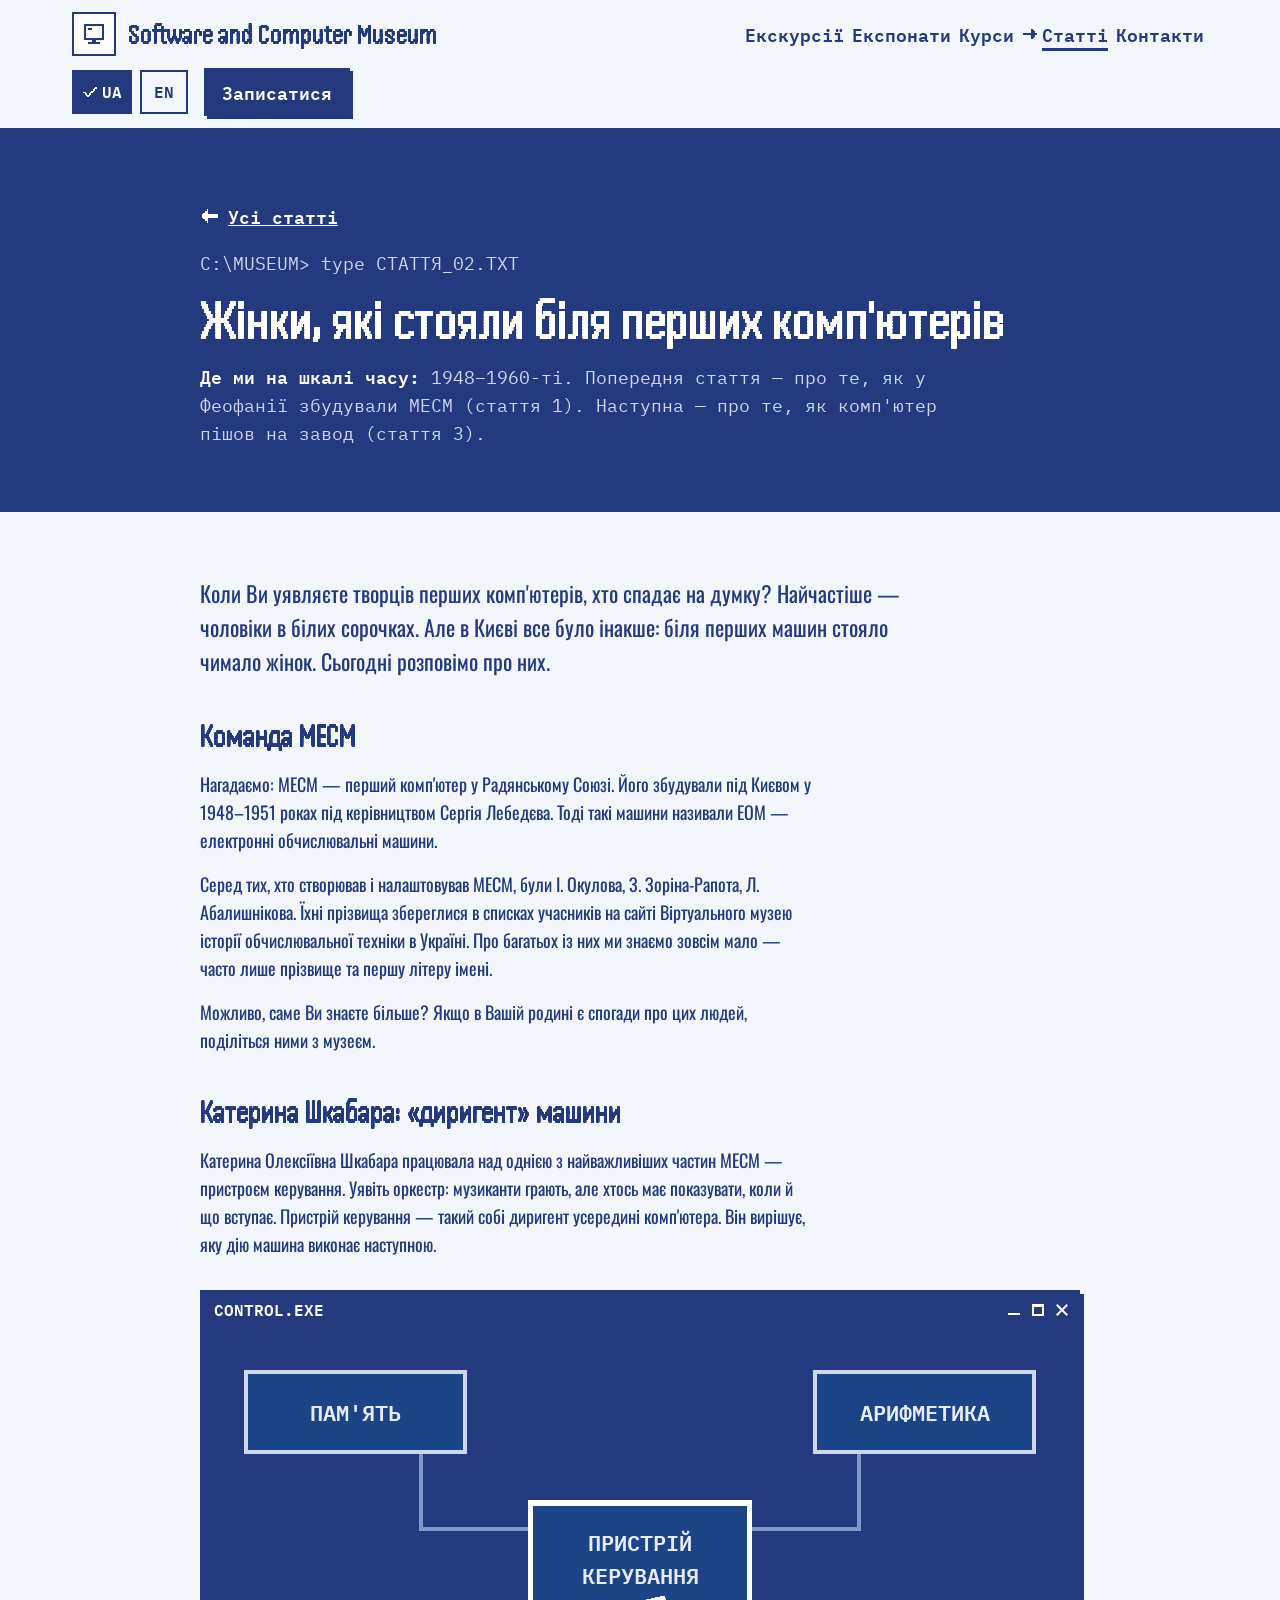
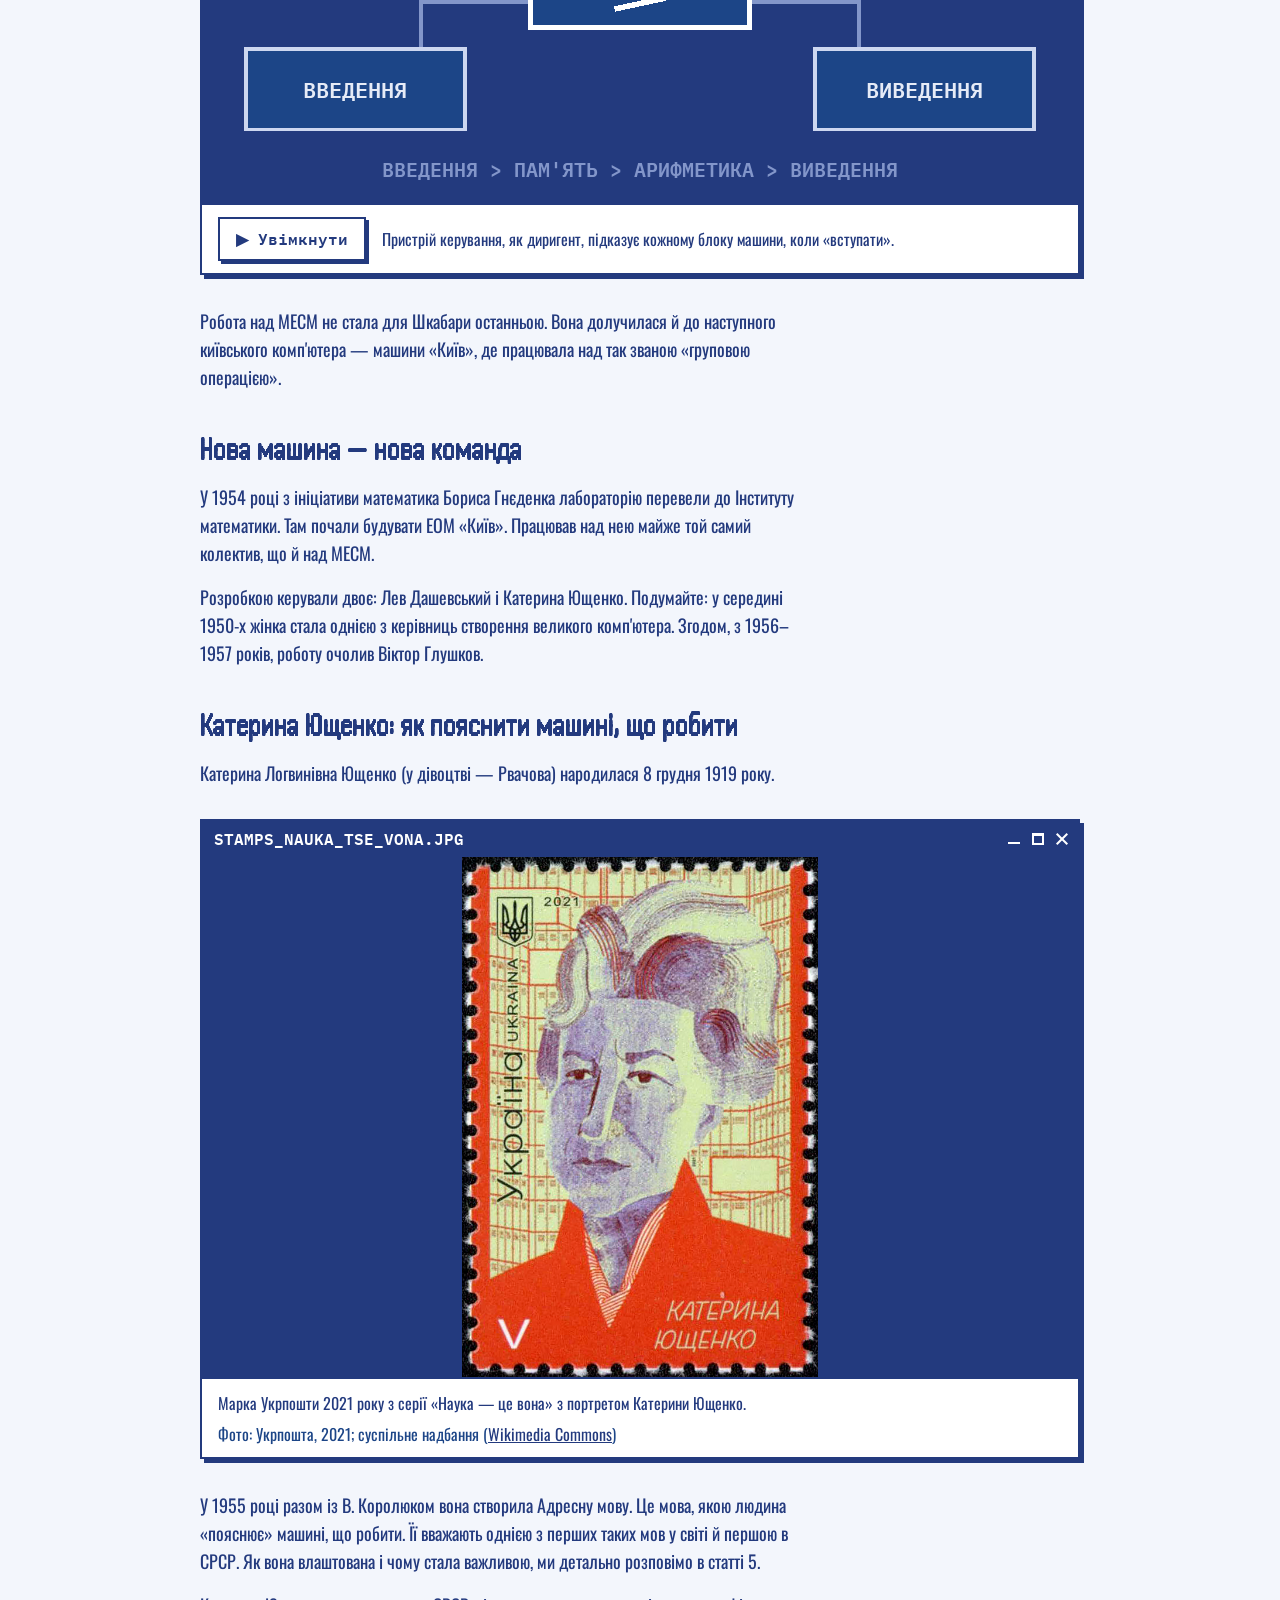
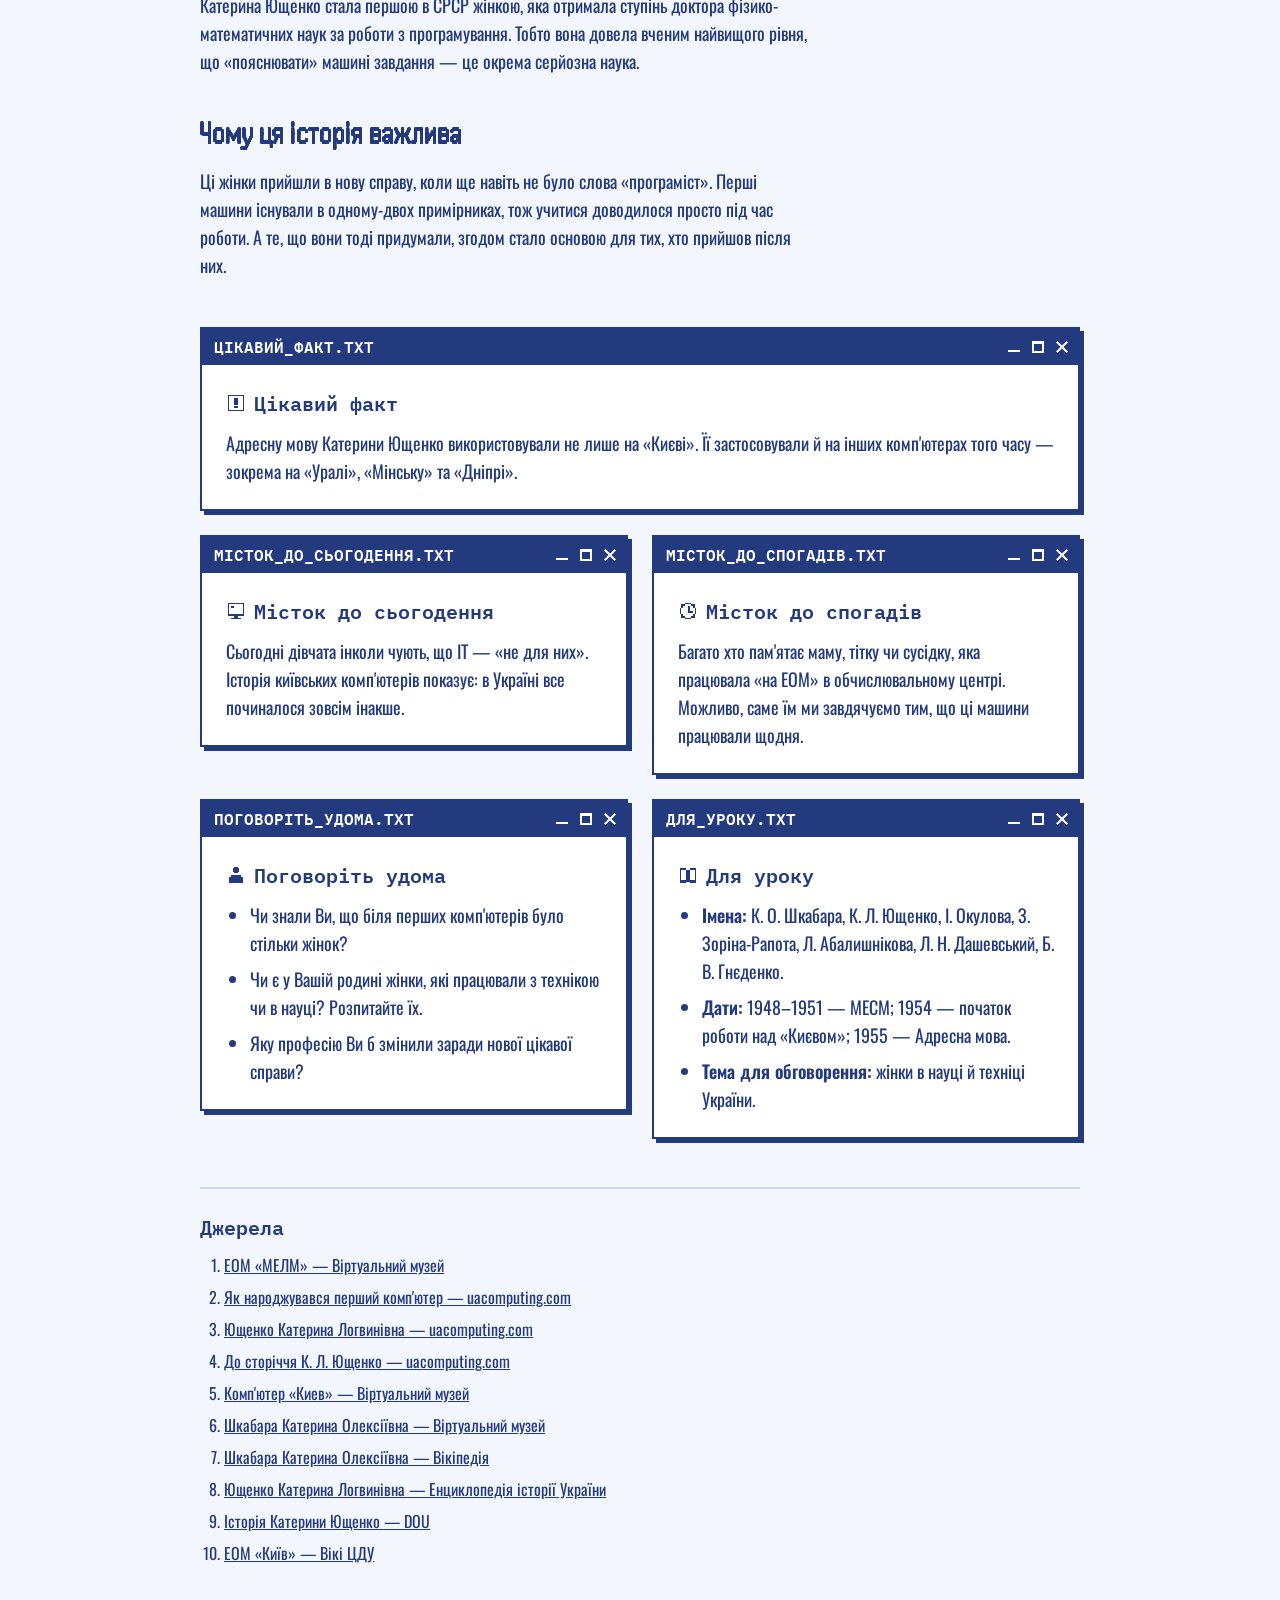
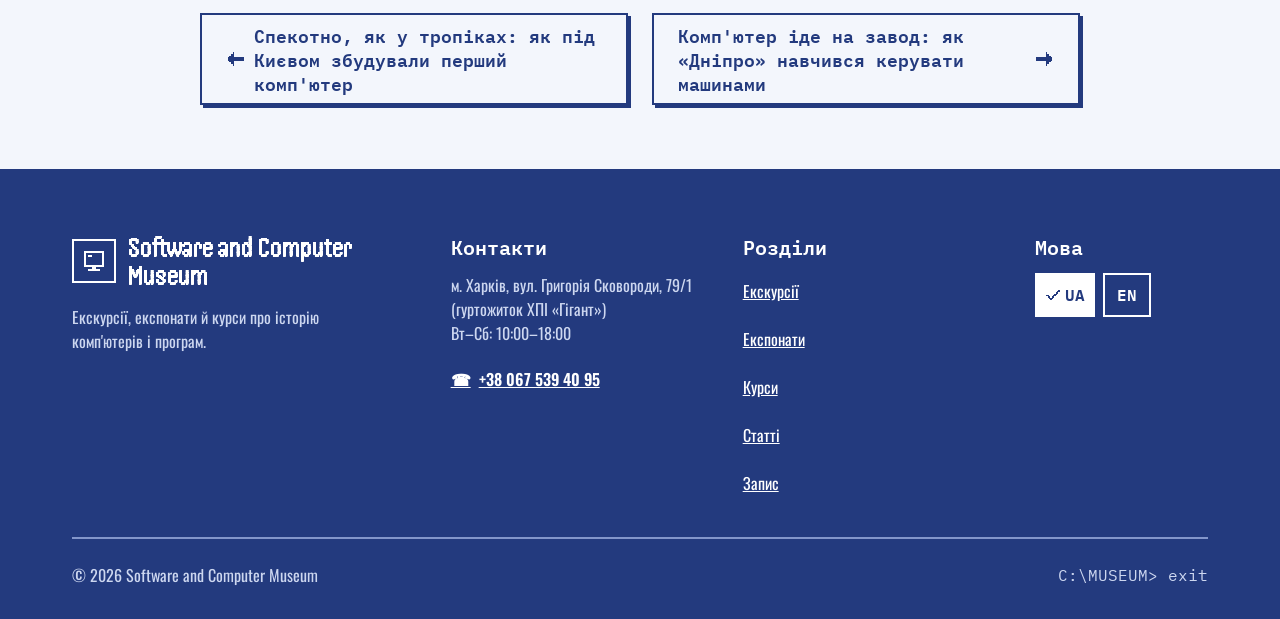
<file: articles/02-zhinky-bilya-pershykh-kompyuteriv.html>
<!doctype html>
<html lang="uk" data-page-lang="uk">
<head>
  <meta charset="utf-8">
  <meta name="viewport" content="width=device-width, initial-scale=1">
  <title>Жінки, які стояли біля перших комп'ютерів — Software and Computer Museum</title>
  <meta name="description" content="Коли Ви уявляєте творців перших комп'ютерів, хто спадає на думку? Найчастіше — чоловіки в білих сорочках. Але в Києві все було інакше: біля перших машин стояло чимало жінок. Сьогодні розповімо про них.">
  <link rel="alternate" hreflang="uk" href="02-zhinky-bilya-pershykh-kompyuteriv.html">
  <link rel="alternate" hreflang="en" href="en/02-zhinky-bilya-pershykh-kompyuteriv.html">
  <link rel="stylesheet" href="../assets/css/fonts.css?v=20261114o">
  <link rel="stylesheet" href="../assets/css/tokens.css?v=20261114o">
  <link rel="stylesheet" href="../assets/css/site.css?v=20261114o">
</head>
<body id="top">
<!-- Згенеровано tools/build-articles.js — не редагуйте вручну, змінюйте .md-файли в articles/ -->

<svg width="0" height="0" style="position: absolute;" aria-hidden="true" focusable="false">
  <symbol id="ic-monitor" viewBox="0 0 12 12"><path fill-rule="evenodd" shape-rendering="crispEdges" d="M1 1h10v8H1zM2 2v6h8V2zM3 3h2v1H3zM5 9h2v1H5zM3 10h6v1H3z"/></symbol>
  <symbol id="ic-floppy" viewBox="0 0 12 12"><path fill-rule="evenodd" shape-rendering="crispEdges" d="M1 1h9v1h1v9H1zM3 1h5v3H3zM6 2h1v1H6zM3 6h6v4H3z"/></symbol>
  <symbol id="ic-clock" viewBox="0 0 12 12"><path fill-rule="evenodd" shape-rendering="crispEdges" d="M4 1h4v1h2v2h1v4h-1v2H8v1H4v-1H2V8H1V4h1V2h2zM4 2h4v1h1v1h1v4H9v1H8v1H4V9H3V8H2V4h1V3h1zM6 3h1v3h2v1H6z"/></symbol>
  <symbol id="ic-person" viewBox="0 0 12 12"><path fill-rule="evenodd" shape-rendering="crispEdges" d="M5 1h2v1h1v2H7v1H5V4H4V2h1zM3 6h6v1h1v4H2V7h1z"/></symbol>
  <symbol id="ic-ticket" viewBox="0 0 12 12"><path fill-rule="evenodd" shape-rendering="crispEdges" d="M1 3h10v2h-1v2h1v2H1V7h1V5H1zM6 4h1v1H6zM6 7h1v1H6z"/></symbol>
  <symbol id="ic-calendar" viewBox="0 0 12 12"><path fill-rule="evenodd" shape-rendering="crispEdges" d="M1 2h10v9H1zM2 5h8v5H2zM3 1h1v1H3zM8 1h1v1H8zM3 6h2v2H3z"/></symbol>
  <symbol id="ic-arrow-right" viewBox="0 0 12 12"><path shape-rendering="crispEdges" d="M1 5h6V2h1v1h1v1h1v1h1v2h-1v1H9v1H8v1H7V7H1z"/></symbol>
  <symbol id="ic-arrow-down" viewBox="0 0 12 12"><path shape-rendering="crispEdges" d="M5 1V7H2v1h1v1h1v1h1v1h2v-1h1V9h1V8h1V7H7V1z"/></symbol>
  <symbol id="ic-check" viewBox="0 0 12 12"><path shape-rendering="crispEdges" d="M1 6h2v1h1v1h1V7h1V6h1V5h1V4h1V3h1V2h1v2h-1v1H9v1H8v1H7v1H6v1H5v1H4V9H3V8H2V7H1z"/></symbol>
  <symbol id="ic-alert" viewBox="0 0 12 12"><path fill-rule="evenodd" shape-rendering="crispEdges" d="M1 1h10v10H1zM2 2v8h8V2zM5 3h2v4H5zM5 8h2v1H5z"/></symbol>
  <symbol id="ic-phone" viewBox="0 0 12 12"><path fill-rule="evenodd" shape-rendering="crispEdges" d="M2 1h3v3H4v2h1v1h1v1h2V7h3v3h-1v1H7v-1H5V9H4V8H3V6H2V4H1V2h1z"/></symbol>
  <symbol id="ic-pin" viewBox="0 0 12 12"><path fill-rule="evenodd" shape-rendering="crispEdges" d="M4 1h4v1h1v1h1v4H9v1H8v1H7v2H5V9H4V8H3V7H2V3h1V2h1zM5 3h2v2H5z"/></symbol>
  <symbol id="ic-book" viewBox="0 0 12 12"><path fill-rule="evenodd" shape-rendering="crispEdges" d="M1 2h4v1h2V2h4v9H7v-1H5v1H1zM2 3h3v6H2zM7 3h3v6H7z"/></symbol>
  <symbol id="ic-menu" viewBox="0 0 12 12"><path shape-rendering="crispEdges" d="M1 2h10v2H1zM1 5h10v2H1zM1 8h10v2H1z"/></symbol>
  <symbol id="ic-close" viewBox="0 0 12 12"><path shape-rendering="crispEdges" d="M1 1h2v1h1v1h1v1h2V3h1V2h1V1h2v2h-1v1H9v1H8v2h1v1h1v1h1v2H9v-1H8V9H7V8H5v1H4v1H3v1H1V9h1V8h1V7h1V5H3V4H2V3H1z"/></symbol>
</svg>

<a class="skip" href="#main" data-i18n="k1">Перейти до основного вмісту</a>

<header class="hdr">
  <div class="wrap hdr-bar">
    <a class="logo hdr-logo" href="../index.html" data-i18n-attr="aria-label:k2" aria-label="Software and Computer Museum — на початок сторінки">
      <span class="logo-box"><svg class="ic i-l" aria-hidden="true"><use href="#ic-monitor"/></svg></span>
      <span class="disp logo-name">Software and Computer Museum</span>
    </a>
    <nav class="nav" data-i18n-attr="aria-label:k4" aria-label="Розділи сторінки">
      <a class="nl" href="../index.html#tours"><svg class="ic i-s" aria-hidden="true"><use href="#ic-arrow-right"/></svg><span data-i18n="k5">Екскурсії</span></a>
      <a class="nl" href="../index.html#exhibits"><svg class="ic i-s" aria-hidden="true"><use href="#ic-arrow-right"/></svg><span data-i18n="k6">Експонати</span></a>
      <a class="nl" href="../index.html#courses"><svg class="ic i-s" aria-hidden="true"><use href="#ic-arrow-right"/></svg><span data-i18n="k7">Курси</span></a>
      <a class="nl" href="../articles.html" aria-current="page" data-href-uk="../articles.html" data-href-en="../articles-en.html"><svg class="ic i-s" aria-hidden="true"><use href="#ic-arrow-right"/></svg><span data-i18n="k148">Статті</span></a>
      <a class="nl" href="../index.html#contacts"><svg class="ic i-s" aria-hidden="true"><use href="#ic-arrow-right"/></svg><span data-i18n="k8">Контакти</span></a>
    </nav>
    <div class="hdr-actions">
      <div class="langs" role="group" data-i18n-attr="aria-label:k9" aria-label="Мова сайту">
        <button type="button" class="lang" data-lang="uk" aria-pressed="true" data-i18n-attr="aria-label:k10" aria-label="UA — українська"><svg class="ic i-s" aria-hidden="true"><use href="#ic-check"/></svg>UA</button>
        <button type="button" class="lang" data-lang="en" lang="en" aria-pressed="false" data-i18n-attr="aria-label:k12" aria-label="EN — English"><svg class="ic i-s" aria-hidden="true"><use href="#ic-check"/></svg>EN</button>
      </div>
      <a class="btn" href="../index.html#booking" data-i18n="k14">Записатися</a>
    </div>
    <button type="button" class="btn btn-ghost burger" aria-expanded="false" aria-controls="mobile-menu">
      <span class="burger-closed" style="display: inline-flex; align-items: center; gap: var(--space-2);"><svg class="ic i-l" aria-hidden="true"><use href="#ic-menu"/></svg><span data-i18n="k15">Меню</span></span>
      <span class="burger-open" style="display: inline-flex; align-items: center; gap: var(--space-2);" hidden><svg class="ic i-l" aria-hidden="true"><use href="#ic-close"/></svg><span class="sr-only" data-i18n="k16">Закрити</span></span>
    </button>
  </div>
  <div class="wrap mmenu" id="mobile-menu" hidden>
    <nav class="mnav" data-i18n-attr="aria-label:k17" aria-label="Розділи сторінки (мобільне меню)">
      <a class="ml" href="../index.html#tours"><span data-i18n="k5">Екскурсії</span><svg class="ic i-m go" aria-hidden="true"><use href="#ic-arrow-right"/></svg><span class="here" aria-hidden="true"><svg class="ic i-s"><use href="#ic-check"/></svg><span data-i18n="k18">ви тут</span></span></a>
      <a class="ml" href="../index.html#exhibits"><span data-i18n="k6">Експонати</span><svg class="ic i-m go" aria-hidden="true"><use href="#ic-arrow-right"/></svg><span class="here" aria-hidden="true"><svg class="ic i-s"><use href="#ic-check"/></svg><span data-i18n="k18">ви тут</span></span></a>
      <a class="ml" href="../index.html#courses"><span data-i18n="k7">Курси</span><svg class="ic i-m go" aria-hidden="true"><use href="#ic-arrow-right"/></svg><span class="here" aria-hidden="true"><svg class="ic i-s"><use href="#ic-check"/></svg><span data-i18n="k18">ви тут</span></span></a>
      <a class="ml" href="../articles.html" aria-current="page" data-href-uk="../articles.html" data-href-en="../articles-en.html"><span data-i18n="k148">Статті</span><svg class="ic i-m go" aria-hidden="true"><use href="#ic-arrow-right"/></svg><span class="here" aria-hidden="true"><svg class="ic i-s"><use href="#ic-check"/></svg><span data-i18n="k18">ви тут</span></span></a>
      <a class="ml" href="../index.html#contacts"><span data-i18n="k8">Контакти</span><svg class="ic i-m go" aria-hidden="true"><use href="#ic-arrow-right"/></svg><span class="here" aria-hidden="true"><svg class="ic i-s"><use href="#ic-check"/></svg><span data-i18n="k18">ви тут</span></span></a>
    </nav>
    <div class="mmenu-actions">
      <div class="langs" role="group" data-i18n-attr="aria-label:k9" aria-label="Мова сайту">
        <button type="button" class="lang" data-lang="uk" aria-pressed="true" data-i18n-attr="aria-label:k10" aria-label="UA — українська"><svg class="ic i-s" aria-hidden="true"><use href="#ic-check"/></svg>UA</button>
        <button type="button" class="lang" data-lang="en" lang="en" aria-pressed="false" data-i18n-attr="aria-label:k12" aria-label="EN — English"><svg class="ic i-s" aria-hidden="true"><use href="#ic-check"/></svg>EN</button>
      </div>
      <a class="btn" href="../index.html#booking" data-close-menu data-i18n="k14">Записатися</a>
    </div>
  </div>
</header>

<main id="main">

<section class="art-head" data-theme="dark" aria-labelledby="art-title">
  <div class="wrap">
    <div class="sec-head">
      <a class="back" href="../articles.html"><svg class="ic i-m" aria-hidden="true"><use href="#ic-arrow-right"/></svg><span>Усі статті</span></a>
      <p class="mono prompt" aria-hidden="true">C:\MUSEUM&gt; type СТАТТЯ_02.TXT</p>
      <h1 id="art-title" class="disp h2">Жінки, які стояли біля перших комп'ютерів</h1>
      <p class="timeline"><strong>Де ми на шкалі часу:</strong> 1948–1960-ті. Попередня стаття — про те, як у Феофанії збудували МЕСМ (стаття 1). Наступна — про те, як комп'ютер пішов на завод (стаття 3).</p>
    </div>
  </div>
</section>

<section class="sec">
  <div class="wrap">
    <div class="art">
      <article class="prose">
        <p>Коли Ви уявляєте творців перших комп'ютерів, хто спадає на думку? Найчастіше — чоловіки в білих сорочках. Але в Києві все було інакше: біля перших машин стояло чимало жінок. Сьогодні розповімо про них.</p>
        <h2>Команда МЕСМ</h2>
        <p>Нагадаємо: МЕСМ — перший комп'ютер у Радянському Союзі. Його збудували під Києвом у 1948–1951 роках під керівництвом Сергія Лебедєва. Тоді такі машини називали ЕОМ — електронні обчислювальні машини.</p>
        <p>Серед тих, хто створював і налаштовував МЕСМ, були І. Окулова, З. Зоріна-Рапота, Л. Абалишнікова. Їхні прізвища збереглися в списках учасників на сайті Віртуального музею історії обчислювальної техніки в Україні. Про багатьох із них ми знаємо зовсім мало — часто лише прізвище та першу літеру імені.</p>
        <p>Можливо, саме Ви знаєте більше? Якщо в Вашій родині є спогади про цих людей, поділіться ними з музеєм.</p>
        <h2>Катерина Шкабара: «диригент» машини</h2>
        <p>Катерина Олексіївна Шкабара працювала над однією з найважливіших частин МЕСМ — пристроєм керування. Уявіть оркестр: музиканти грають, але хтось має показувати, коли й що вступає. Пристрій керування — такий собі диригент усередині комп'ютера. Він вирішує, яку дію машина виконає наступною.</p>
        <figure class="win fig fig-ill">
          <div class="wtitle" aria-hidden="true"><span>CONTROL.EXE</span><span class="wctl"><span></span><span></span><span></span></span></div>
          <div class="fig-body"><svg class="ill-art" viewBox="0 0 480 260" role="img" aria-label="Пристрій керування по черзі вмикає блоки машини">
      <rect class="bg" width="480" height="260"/>
      <path class="ln" d="M180 110H120V68"/><path class="ln" d="M300 110H360V68"/><path class="ln" d="M180 150H120V176"/><path class="ln" d="M300 150H360V176"/>
      <path class="pulse" d="M180 110H120V68" style="--d:600ms"/><path class="pulse" d="M300 110H360V68" style="--d:1200ms"/><path class="pulse" d="M180 150H120V176" style="--d:0ms"/><path class="pulse" d="M300 150H360V176" style="--d:1800ms"/>
      <g class="blk" style="--d:850ms"><rect class="bx" x="24" y="24" width="120" height="44"/><text class="t" x="84" y="51" text-anchor="middle">ПАМ'ЯТЬ</text></g><g class="blk" style="--d:1450ms"><rect class="bx" x="336" y="24" width="120" height="44"/><text class="t" x="396" y="51" text-anchor="middle">АРИФМЕТИКА</text></g><g class="blk" style="--d:250ms"><rect class="bx" x="24" y="176" width="120" height="44"/><text class="t" x="84" y="203" text-anchor="middle">ВВЕДЕННЯ</text></g><g class="blk" style="--d:2050ms"><rect class="bx" x="336" y="176" width="120" height="44"/><text class="t" x="396" y="203" text-anchor="middle">ВИВЕДЕННЯ</text></g>
      <rect class="bx strong" x="180" y="96" width="120" height="68"/>
      <text class="t" x="240" y="122" text-anchor="middle">ПРИСТРІЙ</text>
      <text class="t" x="240" y="140" text-anchor="middle">КЕРУВАННЯ</text>
      <path class="baton" d="M226 154l28-6"/>
      <text class="t dim-t" x="240" y="246" text-anchor="middle">ВВЕДЕННЯ &gt; ПАМ'ЯТЬ &gt; АРИФМЕТИКА &gt; ВИВЕДЕННЯ</text>
    </svg></div>
          <figcaption class="fig-cap"><button type="button" class="btn btn-ghost ill-toggle" aria-pressed="false" data-on="▶ Увімкнути" data-off="■ Вимкнути">▶ Увімкнути</button><span>Пристрій керування, як диригент, підказує кожному блоку машини, коли «вступати».</span></figcaption>
        </figure>
        <p>Робота над МЕСМ не стала для Шкабари останньою. Вона долучилася й до наступного київського комп'ютера — машини «Київ», де працювала над так званою «груповою операцією».</p>
        <h2>Нова машина — нова команда</h2>
        <p>У 1954 році з ініціативи математика Бориса Гнєденка лабораторію перевели до Інституту математики. Там почали будувати ЕОМ «Київ». Працював над нею майже той самий колектив, що й над МЕСМ.</p>
        <p>Розробкою керували двоє: Лев Дашевський і Катерина Ющенко. Подумайте: у середині 1950-х жінка стала однією з керівниць створення великого комп'ютера. Згодом, з 1956–1957 років, роботу очолив Віктор Глушков.</p>
        <h2>Катерина Ющенко: як пояснити машині, що робити</h2>
        <p>Катерина Логвинівна Ющенко (у дівоцтві — Рвачова) народилася 8 грудня 1919 року.</p>
        <figure class="win fig fig-photo">
          <div class="wtitle" aria-hidden="true"><span>STAMPS_NAUKA_TSE_VONA.JPG</span><span class="wctl"><span></span><span></span><span></span></span></div>
          <button type="button" class="fig-zoom" aria-label="Збільшити фото: Поштова марка України 2021 року з портретом Катерини Ющенко"><img src="../assets/img/articles/stamps-nauka-tse-vona.jpg" alt="Поштова марка України 2021 року з портретом Катерини Ющенко" loading="lazy" decoding="async"></button>
          <figcaption class="fig-cap"><span>Марка Укрпошти 2021 року з серії «Наука — це вона» з портретом Катерини Ющенко.</span><span class="credit">Фото: Укрпошта, 2021; суспільне надбання (<a href="https://commons.wikimedia.org/wiki/File:UA047-21.jpg">Wikimedia Commons</a>)</span></figcaption>
        </figure>
        <p>У 1955 році разом із В. Королюком вона створила Адресну мову. Це мова, якою людина «пояснює» машині, що робити. Її вважають однією з перших таких мов у світі й першою в СРСР. Як вона влаштована і чому стала важливою, ми детально розповімо в статті 5.</p>
        <p>Катерина Ющенко стала першою в СРСР жінкою, яка отримала ступінь доктора фізико-математичних наук за роботи з програмування. Тобто вона довела вченим найвищого рівня, що «пояснювати» машині завдання — це окрема серйозна наука.</p>
        <h2>Чому ця історія важлива</h2>
        <p>Ці жінки прийшли в нову справу, коли ще навіть не було слова «програміст». Перші машини існували в одному-двох примірниках, тож учитися доводилося просто під час роботи. А те, що вони тоді придумали, згодом стало основою для тих, хто прийшов після них.</p>
      </article>

      <div class="notes">
      <aside class="win note" aria-label="Цікавий факт">
        <div class="wtitle" aria-hidden="true"><span>ЦІКАВИЙ_ФАКТ.TXT</span><span class="wctl"><span></span><span></span><span></span></span></div>
        <div class="winbody">
          <h2 class="h4"><svg class="ic i-m" aria-hidden="true"><use href="#ic-alert"/></svg>Цікавий факт</h2>
          <p>Адресну мову Катерини Ющенко використовували не лише на «Києві». Її застосовували й на інших комп'ютерах того часу — зокрема на «Уралі», «Мінську» та «Дніпрі».</p>
        </div>
      </aside>
      <aside class="win note" aria-label="Місток до сьогодення">
        <div class="wtitle" aria-hidden="true"><span>МІСТОК_ДО_СЬОГОДЕННЯ.TXT</span><span class="wctl"><span></span><span></span><span></span></span></div>
        <div class="winbody">
          <h2 class="h4"><svg class="ic i-m" aria-hidden="true"><use href="#ic-monitor"/></svg>Місток до сьогодення</h2>
          <p>Сьогодні дівчата інколи чують, що ІТ — «не для них». Історія київських комп'ютерів показує: в Україні все починалося зовсім інакше.</p>
        </div>
      </aside>
      <aside class="win note" aria-label="Місток до спогадів">
        <div class="wtitle" aria-hidden="true"><span>МІСТОК_ДО_СПОГАДІВ.TXT</span><span class="wctl"><span></span><span></span><span></span></span></div>
        <div class="winbody">
          <h2 class="h4"><svg class="ic i-m" aria-hidden="true"><use href="#ic-clock"/></svg>Місток до спогадів</h2>
          <p>Багато хто пам'ятає маму, тітку чи сусідку, яка працювала «на ЕОМ» в обчислювальному центрі. Можливо, саме їм ми завдячуємо тим, що ці машини працювали щодня.</p>
        </div>
      </aside>
      <aside class="win note" aria-label="Поговоріть удома">
        <div class="wtitle" aria-hidden="true"><span>ПОГОВОРІТЬ_УДОМА.TXT</span><span class="wctl"><span></span><span></span><span></span></span></div>
        <div class="winbody">
          <h2 class="h4"><svg class="ic i-m" aria-hidden="true"><use href="#ic-person"/></svg>Поговоріть удома</h2>
          <ul>
  <li>Чи знали Ви, що біля перших комп'ютерів було стільки жінок?</li>
  <li>Чи є у Вашій родині жінки, які працювали з технікою чи в науці? Розпитайте їх.</li>
  <li>Яку професію Ви б змінили заради нової цікавої справи?</li>
</ul>
        </div>
      </aside>
      <aside class="win note" aria-label="Для уроку">
        <div class="wtitle" aria-hidden="true"><span>ДЛЯ_УРОКУ.TXT</span><span class="wctl"><span></span><span></span><span></span></span></div>
        <div class="winbody">
          <h2 class="h4"><svg class="ic i-m" aria-hidden="true"><use href="#ic-book"/></svg>Для уроку</h2>
          <ul>
  <li><strong>Імена:</strong> К. О. Шкабара, К. Л. Ющенко, І. Окулова, З. Зоріна-Рапота, Л. Абалишнікова, Л. Н. Дашевський, Б. В. Гнєденко.</li>
  <li><strong>Дати:</strong> 1948–1951 — МЕСМ; 1954 — початок роботи над «Києвом»; 1955 — Адресна мова.</li>
  <li><strong>Тема для обговорення:</strong> жінки в науці й техніці України.</li>
</ul>
        </div>
      </aside>
      </div>

      <section class="sources" aria-labelledby="sources-title">
        <h2 id="sources-title" class="h4">Джерела</h2>
        <ol>
  <li><a href="https://www.icfcst.kiev.ua/MUSEUM/LEBEDEV/L_MESM_u.html">ЕОМ «МЕЛМ» — Віртуальний музей</a></li>
  <li><a href="https://uacomputing.com/stories/mesm/">Як народжувався перший комп'ютер — uacomputing.com</a></li>
  <li><a href="https://uacomputing.com/persons/yushenko/">Ющенко Катерина Логвинівна — uacomputing.com</a></li>
  <li><a href="https://uacomputing.com/ushch100/">До сторіччя К. Л. Ющенко — uacomputing.com</a></li>
  <li><a href="https://www.icfcst.kiev.ua/MUSEUM/GL_HALL2/COMPUTERS/Kiev_u.html">Комп'ютер «Киев» — Віртуальний музей</a></li>
  <li><a href="https://www.icfcst.kiev.ua/MUSEUM/PHOTOS/Shkabara_u.html">Шкабара Катерина Олексіївна — Віртуальний музей</a></li>
  <li><a href="https://uk.wikipedia.org/wiki/%D0%A8%D0%BA%D0%B0%D0%B1%D0%B0%D1%80%D0%B0_%D0%9A%D0%B0%D1%82%D0%B5%D1%80%D0%B8%D0%BD%D0%B0_%D0%9E%D0%BB%D0%B5%D0%BA%D1%81%D1%96%D1%97%D0%B2%D0%BD%D0%B0">Шкабара Катерина Олексіївна — Вікіпедія</a></li>
  <li><a href="https://resource.history.org.ua/cgi-bin/eiu/history.exe?Z21ID=&amp;I21DBN=EIU&amp;P21DBN=EIU&amp;S21STN=1&amp;S21REF=10&amp;S21FMT=eiu_all&amp;C21COM=S&amp;S21CNR=20&amp;S21P01=0&amp;S21P02=0&amp;S21P03=TRN%3D&amp;S21COLORTERMS=0&amp;S21STR=jushchenko_kateryna_logvynivna">Ющенко Катерина Логвинівна — Енциклопедія історії України</a></li>
  <li><a href="https://dou.ua/lenta/interviews/about-kateryna-yushchenko/">Історія Катерини Ющенко — DOU</a></li>
  <li><a href="https://wiki.cusu.edu.ua/index.php/%D0%95%D0%BB%D0%B5%D0%BA%D1%82%D1%80%D0%BE%D0%BD%D0%BD%D0%B0_%D0%BE%D0%B1%D1%87%D0%B8%D1%81%D0%BB%D1%8E%D0%B2%D0%B0%D0%BB%D1%8C%D0%BD%D0%B0_%D0%BC%D0%B0%D1%88%D0%B8%D0%BD%D0%B0_%C2%AB%D0%9A%D0%B8%D1%97%D0%B2%C2%BB">ЕОМ «Київ» — Вікі ЦДУ</a></li>
</ol>
      </section>

      <nav class="pager" aria-label="Інші статті">
        <a class="btn btn-ghost prev" href="01-spekotno-yak-u-tropikakh.html"><svg class="ic i-m" aria-hidden="true"><use href="#ic-arrow-right"/></svg><span>Спекотно, як у тропіках: як під Києвом збудували перший комп'ютер</span></a>
        <a class="btn btn-ghost next" href="03-kompyuter-ide-na-zavod.html"><span>Комп'ютер іде на завод: як «Дніпро» навчився керувати машинами</span><svg class="ic i-m" aria-hidden="true"><use href="#ic-arrow-right"/></svg></a>
      </nav>
    </div>
  </div>
</section>

</main>

<footer class="ftr" data-theme="dark">
  <div class="wrap ftr-inner">
    <div class="ftr-grid">
      <div class="ftr-col ftr-about">
        <a class="logo" href="../index.html" data-i18n-attr="aria-label:k2" aria-label="Software and Computer Museum — на початок сторінки">
          <span class="logo-box"><svg class="ic i-l" aria-hidden="true"><use href="#ic-monitor"/></svg></span>
          <span class="disp logo-name">Software and Computer Museum</span>
        </a>
        <p class="caption muted" data-i18n="k139">Екскурсії, експонати й курси про історію комп'ютерів і програм.</p>
      </div>
      <div class="ftr-col">
        <p class="h4" data-i18n="k8">Контакти</p>
        <p class="caption muted"><span data-i18n="k131">м. Харків, вул. Григорія Сковороди, 79/1 (гуртожиток ХПІ «Гігант»)</span><br><span data-i18n="k133">Вт–Сб: 10:00–18:00</span></p>
        <a class="ftr-link" href="tel:+380675394095" style="font-weight: 600;" data-i18n-attr="aria-label:k122" aria-label="Зателефонувати в музей: +38 067 539 40 95">+38 067 539 40 95</a>
      </div>
      <nav class="ftr-col ftr-nav" data-i18n-attr="aria-label:k140" aria-label="Розділи сторінки (підвал)">
        <p class="h4" data-i18n="k141">Розділи</p>
        <a class="ftr-link" href="../index.html#tours" data-i18n="k5">Екскурсії</a>
        <a class="ftr-link" href="../index.html#exhibits" data-i18n="k6">Експонати</a>
        <a class="ftr-link" href="../index.html#courses" data-i18n="k7">Курси</a>
        <a class="ftr-link" href="../articles.html" data-href-uk="../articles.html" data-href-en="../articles-en.html" data-i18n="k148">Статті</a>
        <a class="ftr-link" href="../index.html#booking" data-i18n="k142">Запис</a>
      </nav>
      <div class="ftr-col">
        <p class="h4" data-i18n="k143">Мова</p>
        <div class="langs" role="group" data-i18n-attr="aria-label:k9" aria-label="Мова сайту">
          <button type="button" class="lang" data-lang="uk" aria-pressed="true" data-i18n-attr="aria-label:k10" aria-label="UA — українська"><svg class="ic i-s" aria-hidden="true"><use href="#ic-check"/></svg>UA</button>
          <button type="button" class="lang" data-lang="en" lang="en" aria-pressed="false" data-i18n-attr="aria-label:k12" aria-label="EN — English"><svg class="ic i-s" aria-hidden="true"><use href="#ic-check"/></svg>EN</button>
        </div>
      </div>
    </div>
    <div class="ftr-bottom">
      <p class="caption muted" data-i18n="k144">© 2026 Software and Computer Museum</p>
      <p class="mono muted" style="margin: 0;" aria-hidden="true" data-i18n="k145">C:\MUSEUM&gt; exit</p>
    </div>
  </div>
</footer>

<script src="../assets/js/content.uk.js?v=20261114o"></script>
<script src="../assets/js/content.en.js?v=20261114o"></script>
<script src="../assets/js/app.js?v=20261114o"></script>
</body>
</html>
</file>
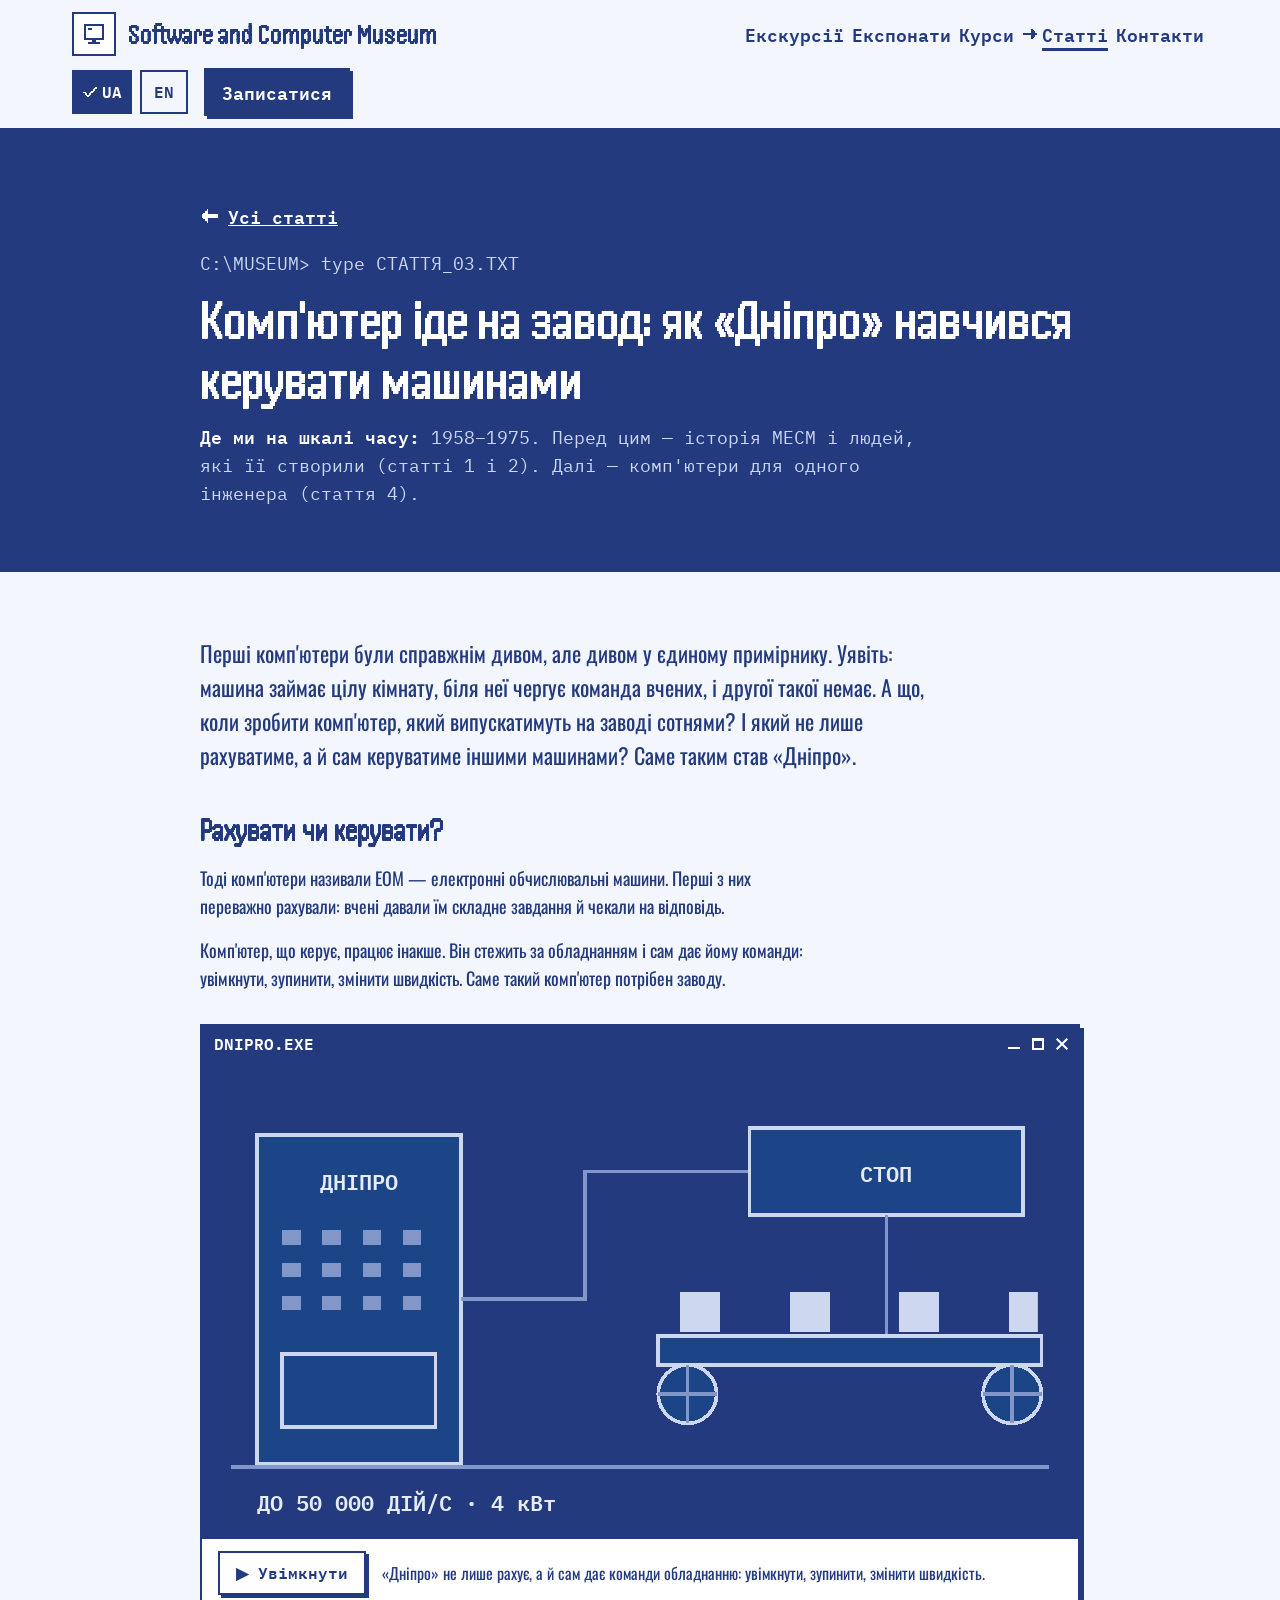
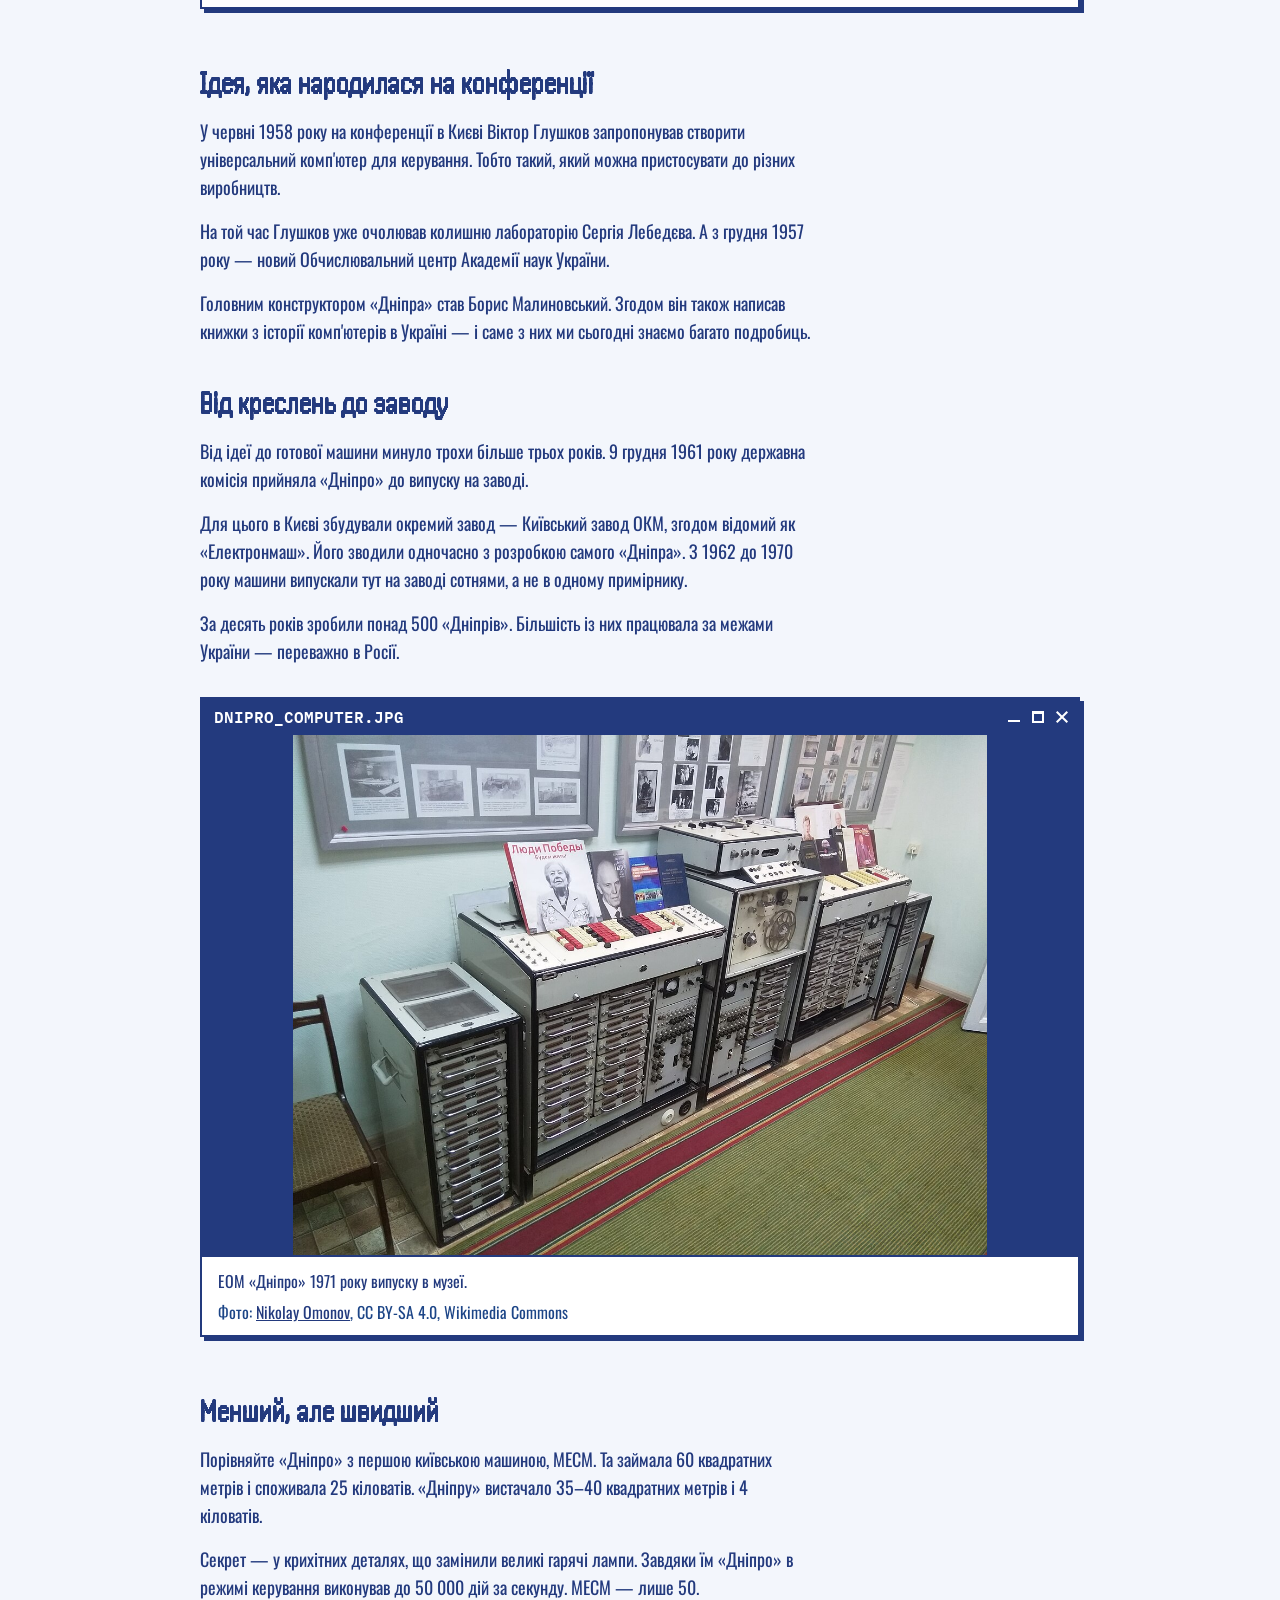
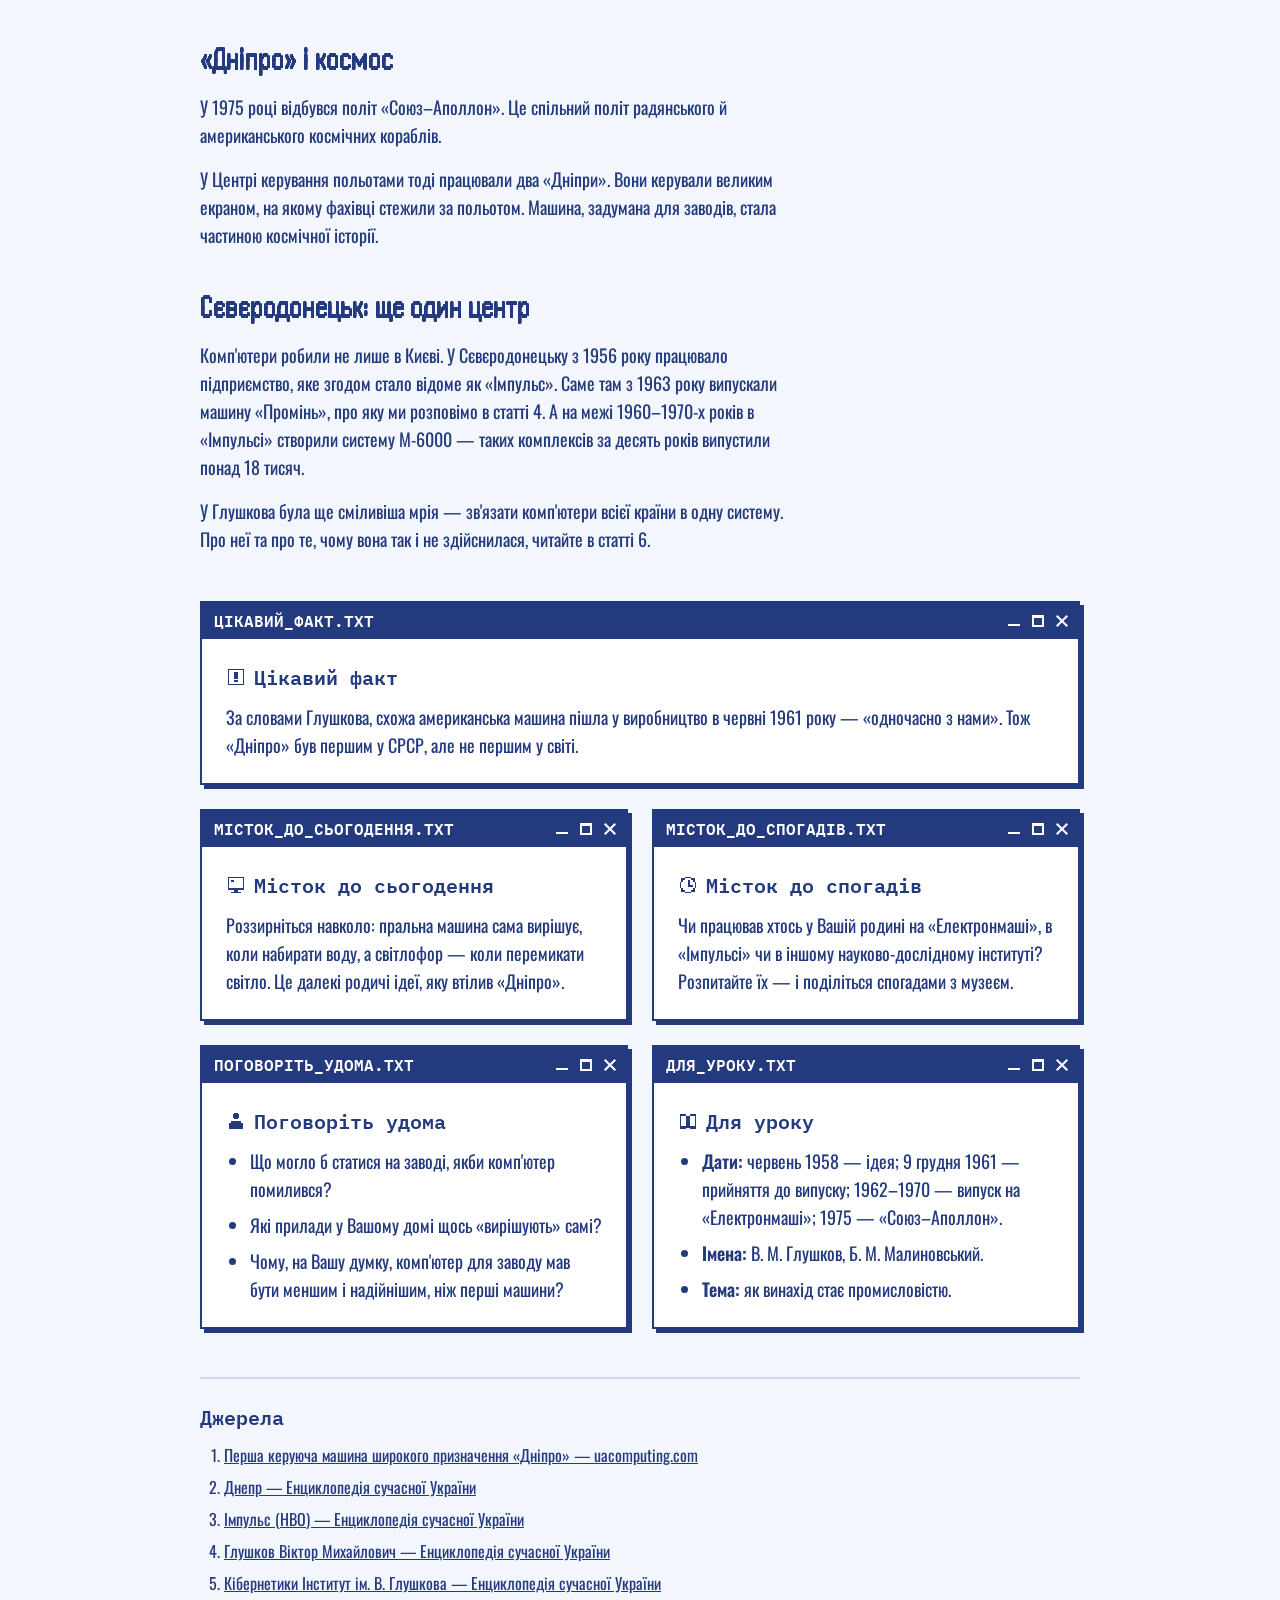
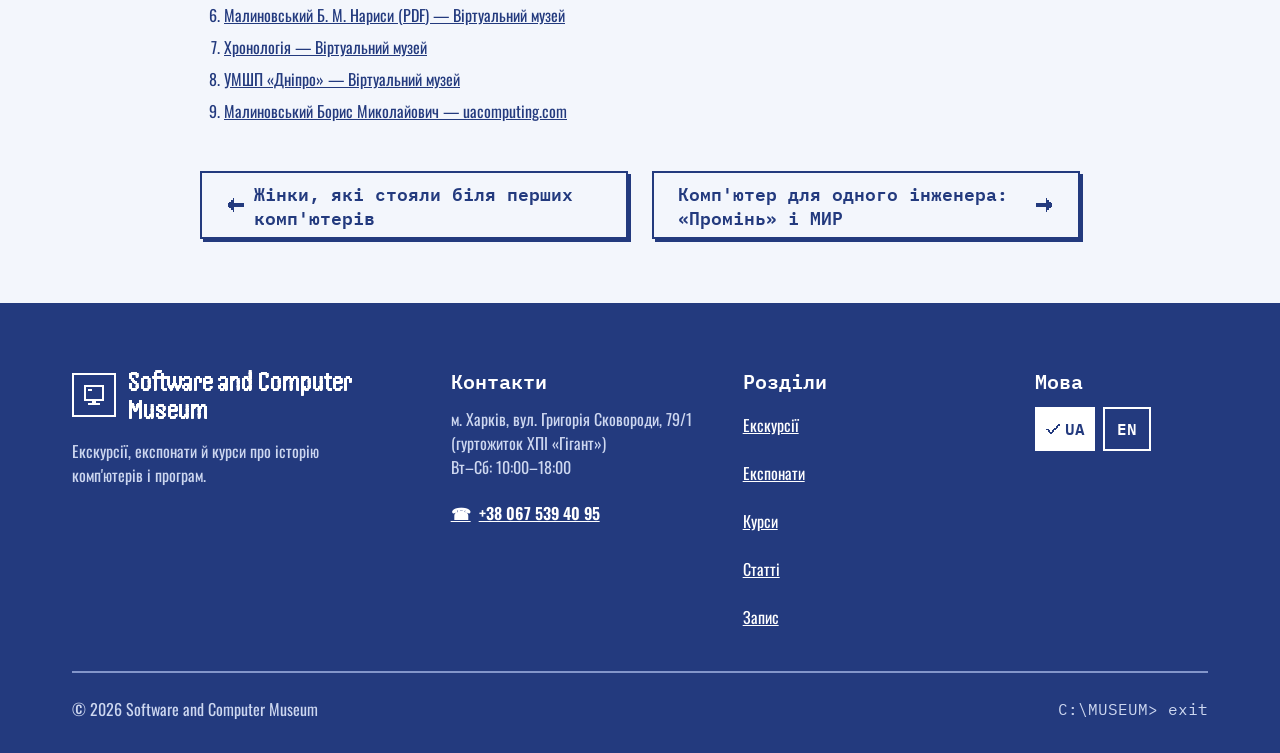
<file: articles/03-kompyuter-ide-na-zavod.html>
<!doctype html>
<html lang="uk" data-page-lang="uk">
<head>
  <meta charset="utf-8">
  <meta name="viewport" content="width=device-width, initial-scale=1">
  <title>Комп'ютер іде на завод: як «Дніпро» навчився керувати машинами — Software and Computer Museum</title>
  <meta name="description" content="Перші комп'ютери були справжнім дивом, але дивом у єдиному примірнику. Уявіть: машина займає цілу кімнату, біля неї чергує команда вчених, і другої такої немає. А що, коли зробити комп'ютер, який випускатимуть на заводі сотнями? І який не лише рахуватиме, а й сам керуватиме іншими машинами? Саме таким став «Дніпро».">
  <link rel="alternate" hreflang="uk" href="03-kompyuter-ide-na-zavod.html">
  <link rel="alternate" hreflang="en" href="en/03-kompyuter-ide-na-zavod.html">
  <link rel="stylesheet" href="../assets/css/fonts.css?v=20261114o">
  <link rel="stylesheet" href="../assets/css/tokens.css?v=20261114o">
  <link rel="stylesheet" href="../assets/css/site.css?v=20261114o">
</head>
<body id="top">
<!-- Згенеровано tools/build-articles.js — не редагуйте вручну, змінюйте .md-файли в articles/ -->

<svg width="0" height="0" style="position: absolute;" aria-hidden="true" focusable="false">
  <symbol id="ic-monitor" viewBox="0 0 12 12"><path fill-rule="evenodd" shape-rendering="crispEdges" d="M1 1h10v8H1zM2 2v6h8V2zM3 3h2v1H3zM5 9h2v1H5zM3 10h6v1H3z"/></symbol>
  <symbol id="ic-floppy" viewBox="0 0 12 12"><path fill-rule="evenodd" shape-rendering="crispEdges" d="M1 1h9v1h1v9H1zM3 1h5v3H3zM6 2h1v1H6zM3 6h6v4H3z"/></symbol>
  <symbol id="ic-clock" viewBox="0 0 12 12"><path fill-rule="evenodd" shape-rendering="crispEdges" d="M4 1h4v1h2v2h1v4h-1v2H8v1H4v-1H2V8H1V4h1V2h2zM4 2h4v1h1v1h1v4H9v1H8v1H4V9H3V8H2V4h1V3h1zM6 3h1v3h2v1H6z"/></symbol>
  <symbol id="ic-person" viewBox="0 0 12 12"><path fill-rule="evenodd" shape-rendering="crispEdges" d="M5 1h2v1h1v2H7v1H5V4H4V2h1zM3 6h6v1h1v4H2V7h1z"/></symbol>
  <symbol id="ic-ticket" viewBox="0 0 12 12"><path fill-rule="evenodd" shape-rendering="crispEdges" d="M1 3h10v2h-1v2h1v2H1V7h1V5H1zM6 4h1v1H6zM6 7h1v1H6z"/></symbol>
  <symbol id="ic-calendar" viewBox="0 0 12 12"><path fill-rule="evenodd" shape-rendering="crispEdges" d="M1 2h10v9H1zM2 5h8v5H2zM3 1h1v1H3zM8 1h1v1H8zM3 6h2v2H3z"/></symbol>
  <symbol id="ic-arrow-right" viewBox="0 0 12 12"><path shape-rendering="crispEdges" d="M1 5h6V2h1v1h1v1h1v1h1v2h-1v1H9v1H8v1H7V7H1z"/></symbol>
  <symbol id="ic-arrow-down" viewBox="0 0 12 12"><path shape-rendering="crispEdges" d="M5 1V7H2v1h1v1h1v1h1v1h2v-1h1V9h1V8h1V7H7V1z"/></symbol>
  <symbol id="ic-check" viewBox="0 0 12 12"><path shape-rendering="crispEdges" d="M1 6h2v1h1v1h1V7h1V6h1V5h1V4h1V3h1V2h1v2h-1v1H9v1H8v1H7v1H6v1H5v1H4V9H3V8H2V7H1z"/></symbol>
  <symbol id="ic-alert" viewBox="0 0 12 12"><path fill-rule="evenodd" shape-rendering="crispEdges" d="M1 1h10v10H1zM2 2v8h8V2zM5 3h2v4H5zM5 8h2v1H5z"/></symbol>
  <symbol id="ic-phone" viewBox="0 0 12 12"><path fill-rule="evenodd" shape-rendering="crispEdges" d="M2 1h3v3H4v2h1v1h1v1h2V7h3v3h-1v1H7v-1H5V9H4V8H3V6H2V4H1V2h1z"/></symbol>
  <symbol id="ic-pin" viewBox="0 0 12 12"><path fill-rule="evenodd" shape-rendering="crispEdges" d="M4 1h4v1h1v1h1v4H9v1H8v1H7v2H5V9H4V8H3V7H2V3h1V2h1zM5 3h2v2H5z"/></symbol>
  <symbol id="ic-book" viewBox="0 0 12 12"><path fill-rule="evenodd" shape-rendering="crispEdges" d="M1 2h4v1h2V2h4v9H7v-1H5v1H1zM2 3h3v6H2zM7 3h3v6H7z"/></symbol>
  <symbol id="ic-menu" viewBox="0 0 12 12"><path shape-rendering="crispEdges" d="M1 2h10v2H1zM1 5h10v2H1zM1 8h10v2H1z"/></symbol>
  <symbol id="ic-close" viewBox="0 0 12 12"><path shape-rendering="crispEdges" d="M1 1h2v1h1v1h1v1h2V3h1V2h1V1h2v2h-1v1H9v1H8v2h1v1h1v1h1v2H9v-1H8V9H7V8H5v1H4v1H3v1H1V9h1V8h1V7h1V5H3V4H2V3H1z"/></symbol>
</svg>

<a class="skip" href="#main" data-i18n="k1">Перейти до основного вмісту</a>

<header class="hdr">
  <div class="wrap hdr-bar">
    <a class="logo hdr-logo" href="../index.html" data-i18n-attr="aria-label:k2" aria-label="Software and Computer Museum — на початок сторінки">
      <span class="logo-box"><svg class="ic i-l" aria-hidden="true"><use href="#ic-monitor"/></svg></span>
      <span class="disp logo-name">Software and Computer Museum</span>
    </a>
    <nav class="nav" data-i18n-attr="aria-label:k4" aria-label="Розділи сторінки">
      <a class="nl" href="../index.html#tours"><svg class="ic i-s" aria-hidden="true"><use href="#ic-arrow-right"/></svg><span data-i18n="k5">Екскурсії</span></a>
      <a class="nl" href="../index.html#exhibits"><svg class="ic i-s" aria-hidden="true"><use href="#ic-arrow-right"/></svg><span data-i18n="k6">Експонати</span></a>
      <a class="nl" href="../index.html#courses"><svg class="ic i-s" aria-hidden="true"><use href="#ic-arrow-right"/></svg><span data-i18n="k7">Курси</span></a>
      <a class="nl" href="../articles.html" aria-current="page" data-href-uk="../articles.html" data-href-en="../articles-en.html"><svg class="ic i-s" aria-hidden="true"><use href="#ic-arrow-right"/></svg><span data-i18n="k148">Статті</span></a>
      <a class="nl" href="../index.html#contacts"><svg class="ic i-s" aria-hidden="true"><use href="#ic-arrow-right"/></svg><span data-i18n="k8">Контакти</span></a>
    </nav>
    <div class="hdr-actions">
      <div class="langs" role="group" data-i18n-attr="aria-label:k9" aria-label="Мова сайту">
        <button type="button" class="lang" data-lang="uk" aria-pressed="true" data-i18n-attr="aria-label:k10" aria-label="UA — українська"><svg class="ic i-s" aria-hidden="true"><use href="#ic-check"/></svg>UA</button>
        <button type="button" class="lang" data-lang="en" lang="en" aria-pressed="false" data-i18n-attr="aria-label:k12" aria-label="EN — English"><svg class="ic i-s" aria-hidden="true"><use href="#ic-check"/></svg>EN</button>
      </div>
      <a class="btn" href="../index.html#booking" data-i18n="k14">Записатися</a>
    </div>
    <button type="button" class="btn btn-ghost burger" aria-expanded="false" aria-controls="mobile-menu">
      <span class="burger-closed" style="display: inline-flex; align-items: center; gap: var(--space-2);"><svg class="ic i-l" aria-hidden="true"><use href="#ic-menu"/></svg><span data-i18n="k15">Меню</span></span>
      <span class="burger-open" style="display: inline-flex; align-items: center; gap: var(--space-2);" hidden><svg class="ic i-l" aria-hidden="true"><use href="#ic-close"/></svg><span class="sr-only" data-i18n="k16">Закрити</span></span>
    </button>
  </div>
  <div class="wrap mmenu" id="mobile-menu" hidden>
    <nav class="mnav" data-i18n-attr="aria-label:k17" aria-label="Розділи сторінки (мобільне меню)">
      <a class="ml" href="../index.html#tours"><span data-i18n="k5">Екскурсії</span><svg class="ic i-m go" aria-hidden="true"><use href="#ic-arrow-right"/></svg><span class="here" aria-hidden="true"><svg class="ic i-s"><use href="#ic-check"/></svg><span data-i18n="k18">ви тут</span></span></a>
      <a class="ml" href="../index.html#exhibits"><span data-i18n="k6">Експонати</span><svg class="ic i-m go" aria-hidden="true"><use href="#ic-arrow-right"/></svg><span class="here" aria-hidden="true"><svg class="ic i-s"><use href="#ic-check"/></svg><span data-i18n="k18">ви тут</span></span></a>
      <a class="ml" href="../index.html#courses"><span data-i18n="k7">Курси</span><svg class="ic i-m go" aria-hidden="true"><use href="#ic-arrow-right"/></svg><span class="here" aria-hidden="true"><svg class="ic i-s"><use href="#ic-check"/></svg><span data-i18n="k18">ви тут</span></span></a>
      <a class="ml" href="../articles.html" aria-current="page" data-href-uk="../articles.html" data-href-en="../articles-en.html"><span data-i18n="k148">Статті</span><svg class="ic i-m go" aria-hidden="true"><use href="#ic-arrow-right"/></svg><span class="here" aria-hidden="true"><svg class="ic i-s"><use href="#ic-check"/></svg><span data-i18n="k18">ви тут</span></span></a>
      <a class="ml" href="../index.html#contacts"><span data-i18n="k8">Контакти</span><svg class="ic i-m go" aria-hidden="true"><use href="#ic-arrow-right"/></svg><span class="here" aria-hidden="true"><svg class="ic i-s"><use href="#ic-check"/></svg><span data-i18n="k18">ви тут</span></span></a>
    </nav>
    <div class="mmenu-actions">
      <div class="langs" role="group" data-i18n-attr="aria-label:k9" aria-label="Мова сайту">
        <button type="button" class="lang" data-lang="uk" aria-pressed="true" data-i18n-attr="aria-label:k10" aria-label="UA — українська"><svg class="ic i-s" aria-hidden="true"><use href="#ic-check"/></svg>UA</button>
        <button type="button" class="lang" data-lang="en" lang="en" aria-pressed="false" data-i18n-attr="aria-label:k12" aria-label="EN — English"><svg class="ic i-s" aria-hidden="true"><use href="#ic-check"/></svg>EN</button>
      </div>
      <a class="btn" href="../index.html#booking" data-close-menu data-i18n="k14">Записатися</a>
    </div>
  </div>
</header>

<main id="main">

<section class="art-head" data-theme="dark" aria-labelledby="art-title">
  <div class="wrap">
    <div class="sec-head">
      <a class="back" href="../articles.html"><svg class="ic i-m" aria-hidden="true"><use href="#ic-arrow-right"/></svg><span>Усі статті</span></a>
      <p class="mono prompt" aria-hidden="true">C:\MUSEUM&gt; type СТАТТЯ_03.TXT</p>
      <h1 id="art-title" class="disp h2">Комп'ютер іде на завод: як «Дніпро» навчився керувати машинами</h1>
      <p class="timeline"><strong>Де ми на шкалі часу:</strong> 1958–1975. Перед цим — історія МЕСМ і людей, які її створили (статті 1 і 2). Далі — комп'ютери для одного інженера (стаття 4).</p>
    </div>
  </div>
</section>

<section class="sec">
  <div class="wrap">
    <div class="art">
      <article class="prose">
        <p>Перші комп'ютери були справжнім дивом, але дивом у єдиному примірнику. Уявіть: машина займає цілу кімнату, біля неї чергує команда вчених, і другої такої немає. А що, коли зробити комп'ютер, який випускатимуть на заводі сотнями? І який не лише рахуватиме, а й сам керуватиме іншими машинами? Саме таким став «Дніпро».</p>
        <h2>Рахувати чи керувати?</h2>
        <p>Тоді комп'ютери називали ЕОМ — електронні обчислювальні машини. Перші з них переважно рахували: вчені давали їм складне завдання й чекали на відповідь.</p>
        <p>Комп'ютер, що керує, працює інакше. Він стежить за обладнанням і сам дає йому команди: увімкнути, зупинити, змінити швидкість. Саме такий комп'ютер потрібен заводу.</p>
        <figure class="win fig fig-ill">
          <div class="wtitle" aria-hidden="true"><span>DNIPRO.EXE</span><span class="wctl"><span></span><span></span><span></span></span></div>
          <div class="fig-body"><svg class="ill-art" viewBox="0 0 480 260" role="img" aria-label="ЕОМ «Дніпро» керує конвеєром на заводі">
      <rect class="bg" width="480" height="260"/>
      <rect class="bx" x="30" y="40" width="112" height="180"/>
      <text class="t" x="86" y="70" text-anchor="middle">ДНІПРО</text>
      <rect class="lamp" x="44" y="92" width="10" height="8" style="--d:0ms"/><rect class="lamp" x="66" y="92" width="10" height="8" style="--d:137ms"/><rect class="lamp" x="88" y="92" width="10" height="8" style="--d:274ms"/><rect class="lamp" x="110" y="92" width="10" height="8" style="--d:411ms"/><rect class="lamp" x="44" y="110" width="10" height="8" style="--d:548ms"/><rect class="lamp" x="66" y="110" width="10" height="8" style="--d:685ms"/><rect class="lamp" x="88" y="110" width="10" height="8" style="--d:822ms"/><rect class="lamp" x="110" y="110" width="10" height="8" style="--d:959ms"/><rect class="lamp" x="44" y="128" width="10" height="8" style="--d:1096ms"/><rect class="lamp" x="66" y="128" width="10" height="8" style="--d:1233ms"/><rect class="lamp" x="88" y="128" width="10" height="8" style="--d:1370ms"/><rect class="lamp" x="110" y="128" width="10" height="8" style="--d:1507ms"/>
      <rect class="bx" x="44" y="160" width="84" height="40"/>
      <path class="ln" d="M142 130H210V60H300"/>
      <path class="pulse loop" d="M142 130H210V60H300"/>
      <rect class="bx" x="300" y="36" width="150" height="48"/>
      <text class="t off-only" x="375" y="66" text-anchor="middle">СТОП</text>
      <text class="t on-only" x="375" y="66" text-anchor="middle">ПУСК · ШВИДКІСТЬ 3</text>
      <path class="ln" d="M375 84V150"/>
      <rect class="bx" x="250" y="150" width="210" height="16"/>
      <clipPath id="ill-belt-clip"><rect x="252" y="110" width="206" height="40"/></clipPath>
      <g clip-path="url(#ill-belt-clip)"><g class="belt"><rect class="box" x="262" y="126" width="22" height="22"/><rect class="box" x="322" y="126" width="22" height="22"/><rect class="box" x="382" y="126" width="22" height="22"/><rect class="box" x="442" y="126" width="22" height="22"/></g></g>
      <g class="gear"><circle class="bx" cx="266" cy="182" r="16"/><path class="ln" d="M250 182H282M266 166V198"/></g><g class="gear"><circle class="bx" cx="444" cy="182" r="16"/><path class="ln" d="M428 182H460M444 166V198"/></g>
      <path class="ln" d="M16 222H464"/>
      <text class="t" x="30" y="246" text-anchor="start">ДО 50 000 ДІЙ/С · 4 кВт</text>
    </svg></div>
          <figcaption class="fig-cap"><button type="button" class="btn btn-ghost ill-toggle" aria-pressed="false" data-on="▶ Увімкнути" data-off="■ Вимкнути">▶ Увімкнути</button><span>«Дніпро» не лише рахує, а й сам дає команди обладнанню: увімкнути, зупинити, змінити швидкість.</span></figcaption>
        </figure>
        <h2>Ідея, яка народилася на конференції</h2>
        <p>У червні 1958 року на конференції в Києві Віктор Глушков запропонував створити універсальний комп'ютер для керування. Тобто такий, який можна пристосувати до різних виробництв.</p>
        <p>На той час Глушков уже очолював колишню лабораторію Сергія Лебедєва. А з грудня 1957 року — новий Обчислювальний центр Академії наук України.</p>
        <p>Головним конструктором «Дніпра» став Борис Малиновський. Згодом він також написав книжки з історії комп'ютерів в Україні — і саме з них ми сьогодні знаємо багато подробиць.</p>
        <h2>Від креслень до заводу</h2>
        <p>Від ідеї до готової машини минуло трохи більше трьох років. 9 грудня 1961 року державна комісія прийняла «Дніпро» до випуску на заводі.</p>
        <p>Для цього в Києві збудували окремий завод — Київський завод ОКМ, згодом відомий як «Електронмаш». Його зводили одночасно з розробкою самого «Дніпра». З 1962 до 1970 року машини випускали тут на заводі сотнями, а не в одному примірнику.</p>
        <p>За десять років зробили понад 500 «Дніпрів». Більшість із них працювала за межами України — переважно в Росії.</p>
        <figure class="win fig fig-photo">
          <div class="wtitle" aria-hidden="true"><span>DNIPRO_COMPUTER.JPG</span><span class="wctl"><span></span><span></span><span></span></span></div>
          <button type="button" class="fig-zoom" aria-label="Збільшити фото: Шафи ЕОМ «Дніпро» з блоками, пультом і котушкою магнітної стрічки в музейній залі"><img src="../assets/img/articles/dnipro-computer.jpg" alt="Шафи ЕОМ «Дніпро» з блоками, пультом і котушкою магнітної стрічки в музейній залі" loading="lazy" decoding="async"></button>
          <figcaption class="fig-cap"><span>ЕОМ «Дніпро» 1971 року випуску в музеї.</span><span class="credit">Фото: <a href="https://commons.wikimedia.org/wiki/File:Dnieper_computer_1971_01.jpg">Nikolay Omonov</a>, CC BY-SA 4.0, Wikimedia Commons</span></figcaption>
        </figure>
        <h2>Менший, але швидший</h2>
        <p>Порівняйте «Дніпро» з першою київською машиною, МЕСМ. Та займала 60 квадратних метрів і споживала 25 кіловатів. «Дніпру» вистачало 35–40 квадратних метрів і 4 кіловатів.</p>
        <p>Секрет — у крихітних деталях, що замінили великі гарячі лампи. Завдяки їм «Дніпро» в режимі керування виконував до 50 000 дій за секунду. МЕСМ — лише 50.</p>
        <h2>«Дніпро» і космос</h2>
        <p>У 1975 році відбувся політ «Союз–Аполлон». Це спільний політ радянського й американського космічних кораблів.</p>
        <p>У Центрі керування польотами тоді працювали два «Дніпри». Вони керували великим екраном, на якому фахівці стежили за польотом. Машина, задумана для заводів, стала частиною космічної історії.</p>
        <h2>Сєвєродонецьк: ще один центр</h2>
        <p>Комп'ютери робили не лише в Києві. У Сєвєродонецьку з 1956 року працювало підприємство, яке згодом стало відоме як «Імпульс». Саме там з 1963 року випускали машину «Промінь», про яку ми розповімо в статті 4. А на межі 1960–1970-х років в «Імпульсі» створили систему М-6000 — таких комплексів за десять років випустили понад 18 тисяч.</p>
        <p>У Глушкова була ще сміливіша мрія — зв'язати комп'ютери всієї країни в одну систему. Про неї та про те, чому вона так і не здійснилася, читайте в статті 6.</p>
      </article>

      <div class="notes">
      <aside class="win note" aria-label="Цікавий факт">
        <div class="wtitle" aria-hidden="true"><span>ЦІКАВИЙ_ФАКТ.TXT</span><span class="wctl"><span></span><span></span><span></span></span></div>
        <div class="winbody">
          <h2 class="h4"><svg class="ic i-m" aria-hidden="true"><use href="#ic-alert"/></svg>Цікавий факт</h2>
          <p>За словами Глушкова, схожа американська машина пішла у виробництво в червні 1961 року — «одночасно з нами». Тож «Дніпро» був першим у СРСР, але не першим у світі.</p>
        </div>
      </aside>
      <aside class="win note" aria-label="Місток до сьогодення">
        <div class="wtitle" aria-hidden="true"><span>МІСТОК_ДО_СЬОГОДЕННЯ.TXT</span><span class="wctl"><span></span><span></span><span></span></span></div>
        <div class="winbody">
          <h2 class="h4"><svg class="ic i-m" aria-hidden="true"><use href="#ic-monitor"/></svg>Місток до сьогодення</h2>
          <p>Роззирніться навколо: пральна машина сама вирішує, коли набирати воду, а світлофор — коли перемикати світло. Це далекі родичі ідеї, яку втілив «Дніпро».</p>
        </div>
      </aside>
      <aside class="win note" aria-label="Місток до спогадів">
        <div class="wtitle" aria-hidden="true"><span>МІСТОК_ДО_СПОГАДІВ.TXT</span><span class="wctl"><span></span><span></span><span></span></span></div>
        <div class="winbody">
          <h2 class="h4"><svg class="ic i-m" aria-hidden="true"><use href="#ic-clock"/></svg>Місток до спогадів</h2>
          <p>Чи працював хтось у Вашій родині на «Електронмаші», в «Імпульсі» чи в іншому науково-дослідному інституті? Розпитайте їх — і поділіться спогадами з музеєм.</p>
        </div>
      </aside>
      <aside class="win note" aria-label="Поговоріть удома">
        <div class="wtitle" aria-hidden="true"><span>ПОГОВОРІТЬ_УДОМА.TXT</span><span class="wctl"><span></span><span></span><span></span></span></div>
        <div class="winbody">
          <h2 class="h4"><svg class="ic i-m" aria-hidden="true"><use href="#ic-person"/></svg>Поговоріть удома</h2>
          <ul>
  <li>Що могло б статися на заводі, якби комп'ютер помилився?</li>
  <li>Які прилади у Вашому домі щось «вирішують» самі?</li>
  <li>Чому, на Вашу думку, комп'ютер для заводу мав бути меншим і надійнішим, ніж перші машини?</li>
</ul>
        </div>
      </aside>
      <aside class="win note" aria-label="Для уроку">
        <div class="wtitle" aria-hidden="true"><span>ДЛЯ_УРОКУ.TXT</span><span class="wctl"><span></span><span></span><span></span></span></div>
        <div class="winbody">
          <h2 class="h4"><svg class="ic i-m" aria-hidden="true"><use href="#ic-book"/></svg>Для уроку</h2>
          <ul>
  <li><strong>Дати:</strong> червень 1958 — ідея; 9 грудня 1961 — прийняття до випуску; 1962–1970 — випуск на «Електронмаші»; 1975 — «Союз–Аполлон».</li>
  <li><strong>Імена:</strong> В. М. Глушков, Б. М. Малиновський.</li>
  <li><strong>Тема:</strong> як винахід стає промисловістю.</li>
</ul>
        </div>
      </aside>
      </div>

      <section class="sources" aria-labelledby="sources-title">
        <h2 id="sources-title" class="h4">Джерела</h2>
        <ol>
  <li><a href="https://uacomputing.com/stories/dnepr/">Перша керуюча машина широкого призначення «Дніпро» — uacomputing.com</a></li>
  <li><a href="https://esu.com.ua/article-22150">Днепр — Енциклопедія сучасної України</a></li>
  <li><a href="https://esu.com.ua/article-13280">Імпульс (НВО) — Енциклопедія сучасної України</a></li>
  <li><a href="https://esu.com.ua/article-30542">Глушков Віктор Михайлович — Енциклопедія сучасної України</a></li>
  <li><a href="https://esu.com.ua/article-6746">Кібернетики Інститут ім. В. Глушкова — Енциклопедія сучасної України</a></li>
  <li><a href="https://www.icfcst.kiev.ua/MUSEUM/TXT/MalinovskyEssays_ukr.pdf">Малиновський Б. М. Нариси (PDF) — Віртуальний музей</a></li>
  <li><a href="https://icfcst.kiev.ua/MUSEUM/ukrchronology_u.html">Хронологія — Віртуальний музей</a></li>
  <li><a href="https://www.icfcst.kiev.ua/MUSEUM/GL_HALL2/COMPUTERS/Dnepr_printed_u.html">УМШП «Дніпро» — Віртуальний музей</a></li>
  <li><a href="https://uacomputing.com/persons/malinovsky/">Малиновський Борис Миколайович — uacomputing.com</a></li>
</ol>
      </section>

      <nav class="pager" aria-label="Інші статті">
        <a class="btn btn-ghost prev" href="02-zhinky-bilya-pershykh-kompyuteriv.html"><svg class="ic i-m" aria-hidden="true"><use href="#ic-arrow-right"/></svg><span>Жінки, які стояли біля перших комп'ютерів</span></a>
        <a class="btn btn-ghost next" href="04-kompyuter-dlya-odnoho-inzhenera.html"><span>Комп'ютер для одного інженера: «Промінь» і МИР</span><svg class="ic i-m" aria-hidden="true"><use href="#ic-arrow-right"/></svg></a>
      </nav>
    </div>
  </div>
</section>

</main>

<footer class="ftr" data-theme="dark">
  <div class="wrap ftr-inner">
    <div class="ftr-grid">
      <div class="ftr-col ftr-about">
        <a class="logo" href="../index.html" data-i18n-attr="aria-label:k2" aria-label="Software and Computer Museum — на початок сторінки">
          <span class="logo-box"><svg class="ic i-l" aria-hidden="true"><use href="#ic-monitor"/></svg></span>
          <span class="disp logo-name">Software and Computer Museum</span>
        </a>
        <p class="caption muted" data-i18n="k139">Екскурсії, експонати й курси про історію комп'ютерів і програм.</p>
      </div>
      <div class="ftr-col">
        <p class="h4" data-i18n="k8">Контакти</p>
        <p class="caption muted"><span data-i18n="k131">м. Харків, вул. Григорія Сковороди, 79/1 (гуртожиток ХПІ «Гігант»)</span><br><span data-i18n="k133">Вт–Сб: 10:00–18:00</span></p>
        <a class="ftr-link" href="tel:+380675394095" style="font-weight: 600;" data-i18n-attr="aria-label:k122" aria-label="Зателефонувати в музей: +38 067 539 40 95">+38 067 539 40 95</a>
      </div>
      <nav class="ftr-col ftr-nav" data-i18n-attr="aria-label:k140" aria-label="Розділи сторінки (підвал)">
        <p class="h4" data-i18n="k141">Розділи</p>
        <a class="ftr-link" href="../index.html#tours" data-i18n="k5">Екскурсії</a>
        <a class="ftr-link" href="../index.html#exhibits" data-i18n="k6">Експонати</a>
        <a class="ftr-link" href="../index.html#courses" data-i18n="k7">Курси</a>
        <a class="ftr-link" href="../articles.html" data-href-uk="../articles.html" data-href-en="../articles-en.html" data-i18n="k148">Статті</a>
        <a class="ftr-link" href="../index.html#booking" data-i18n="k142">Запис</a>
      </nav>
      <div class="ftr-col">
        <p class="h4" data-i18n="k143">Мова</p>
        <div class="langs" role="group" data-i18n-attr="aria-label:k9" aria-label="Мова сайту">
          <button type="button" class="lang" data-lang="uk" aria-pressed="true" data-i18n-attr="aria-label:k10" aria-label="UA — українська"><svg class="ic i-s" aria-hidden="true"><use href="#ic-check"/></svg>UA</button>
          <button type="button" class="lang" data-lang="en" lang="en" aria-pressed="false" data-i18n-attr="aria-label:k12" aria-label="EN — English"><svg class="ic i-s" aria-hidden="true"><use href="#ic-check"/></svg>EN</button>
        </div>
      </div>
    </div>
    <div class="ftr-bottom">
      <p class="caption muted" data-i18n="k144">© 2026 Software and Computer Museum</p>
      <p class="mono muted" style="margin: 0;" aria-hidden="true" data-i18n="k145">C:\MUSEUM&gt; exit</p>
    </div>
  </div>
</footer>

<script src="../assets/js/content.uk.js?v=20261114o"></script>
<script src="../assets/js/content.en.js?v=20261114o"></script>
<script src="../assets/js/app.js?v=20261114o"></script>
</body>
</html>
</file>
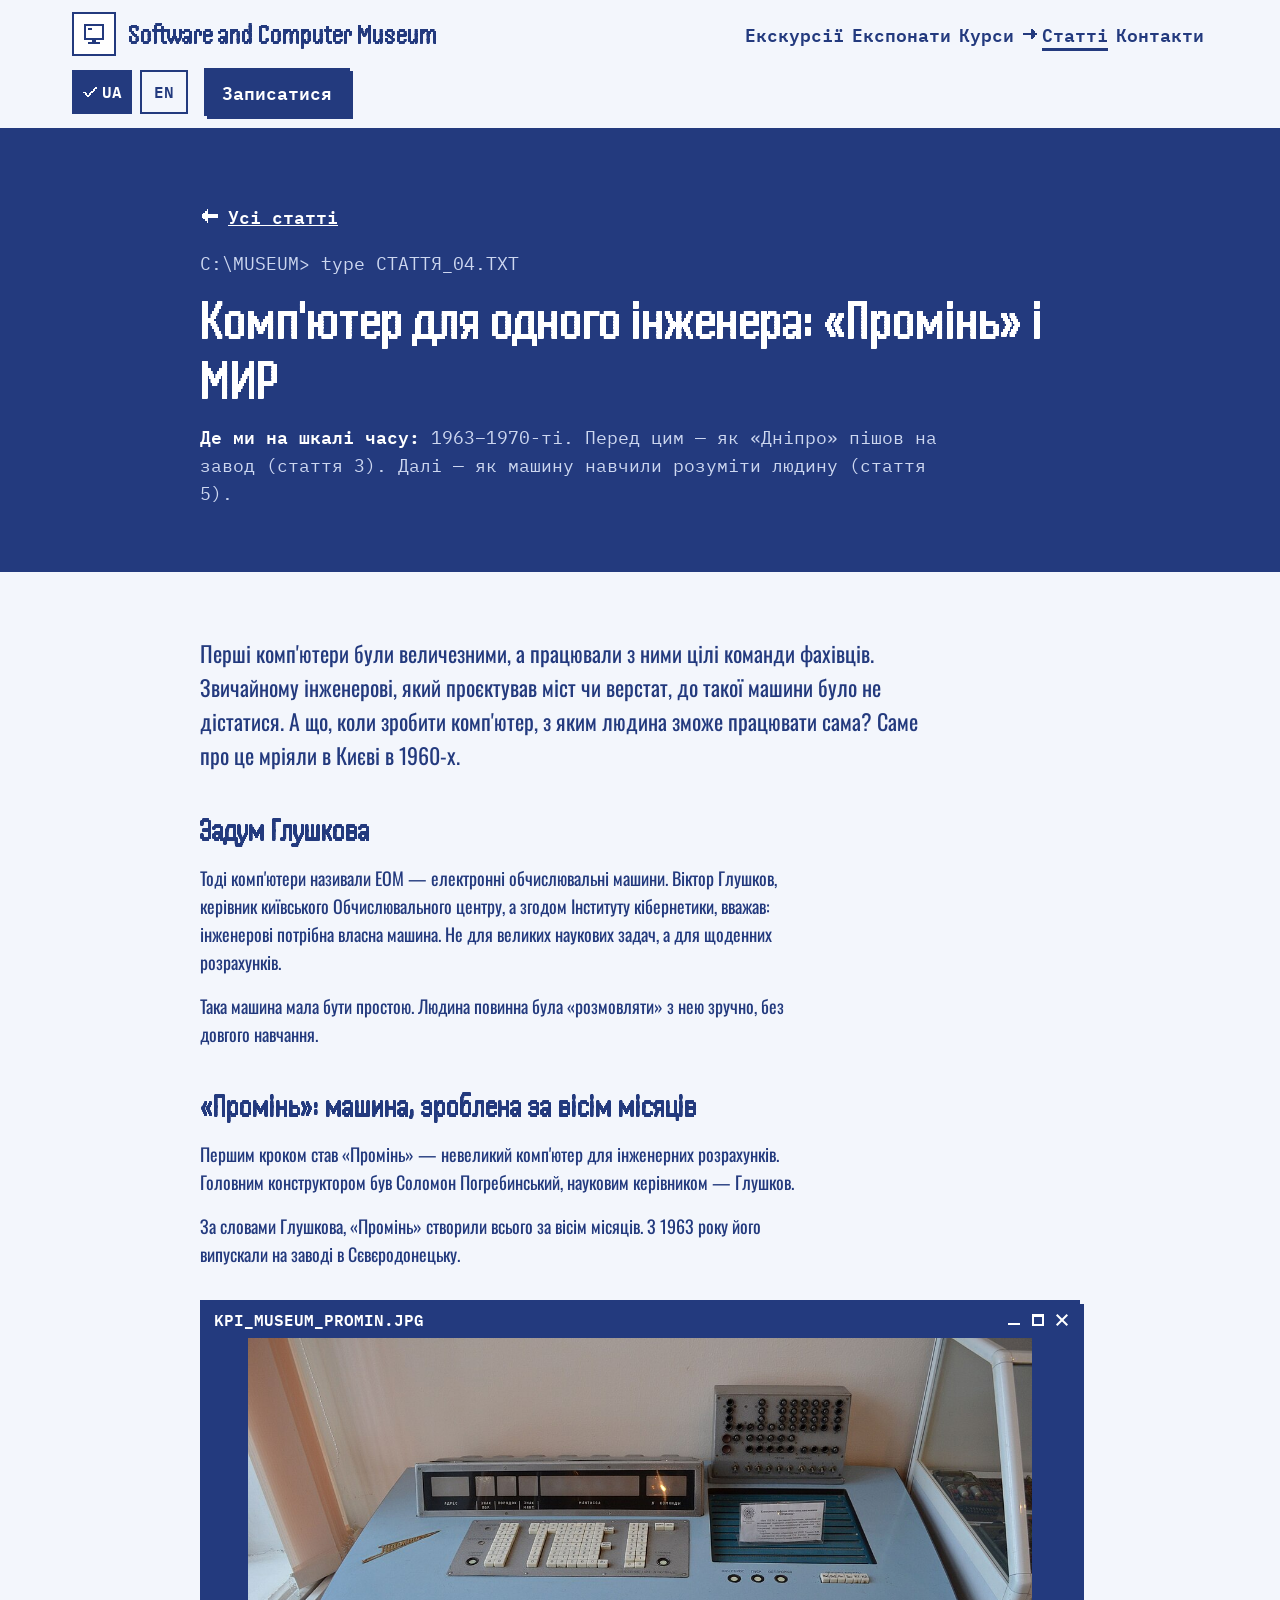
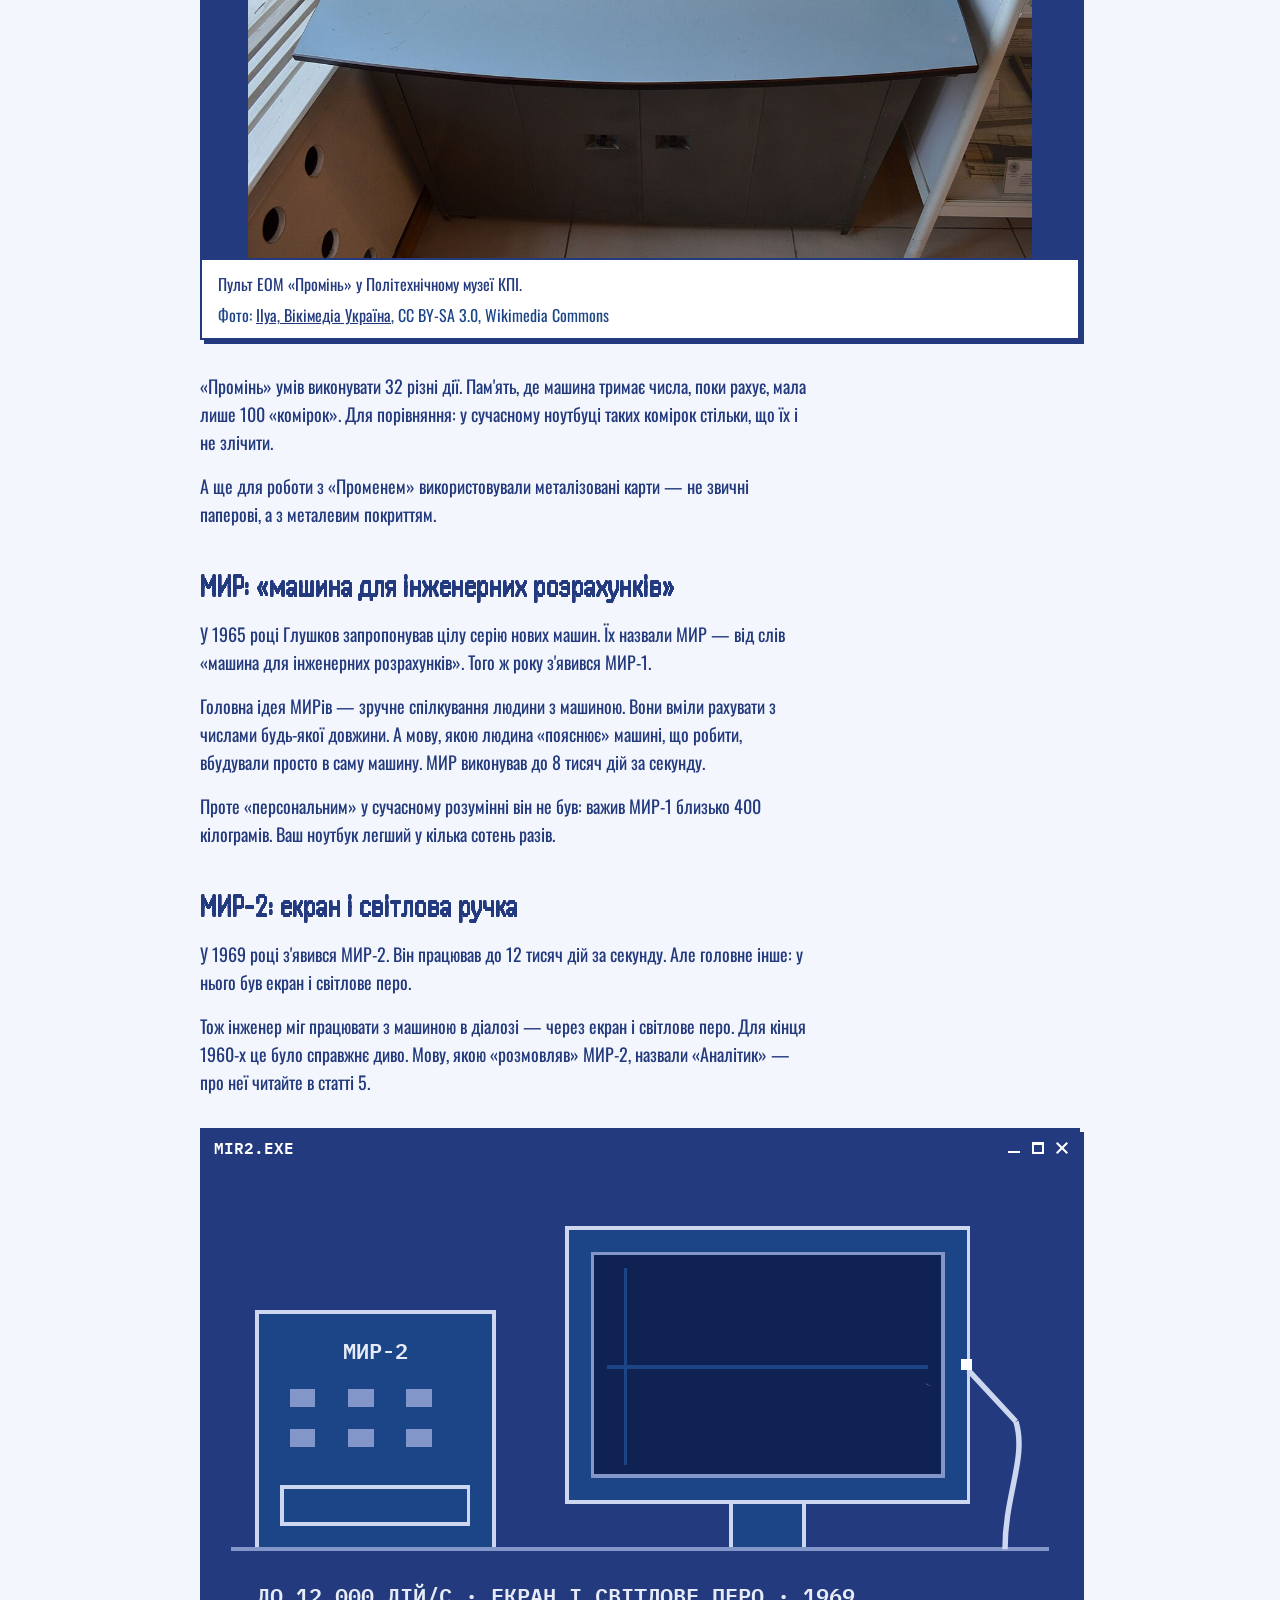
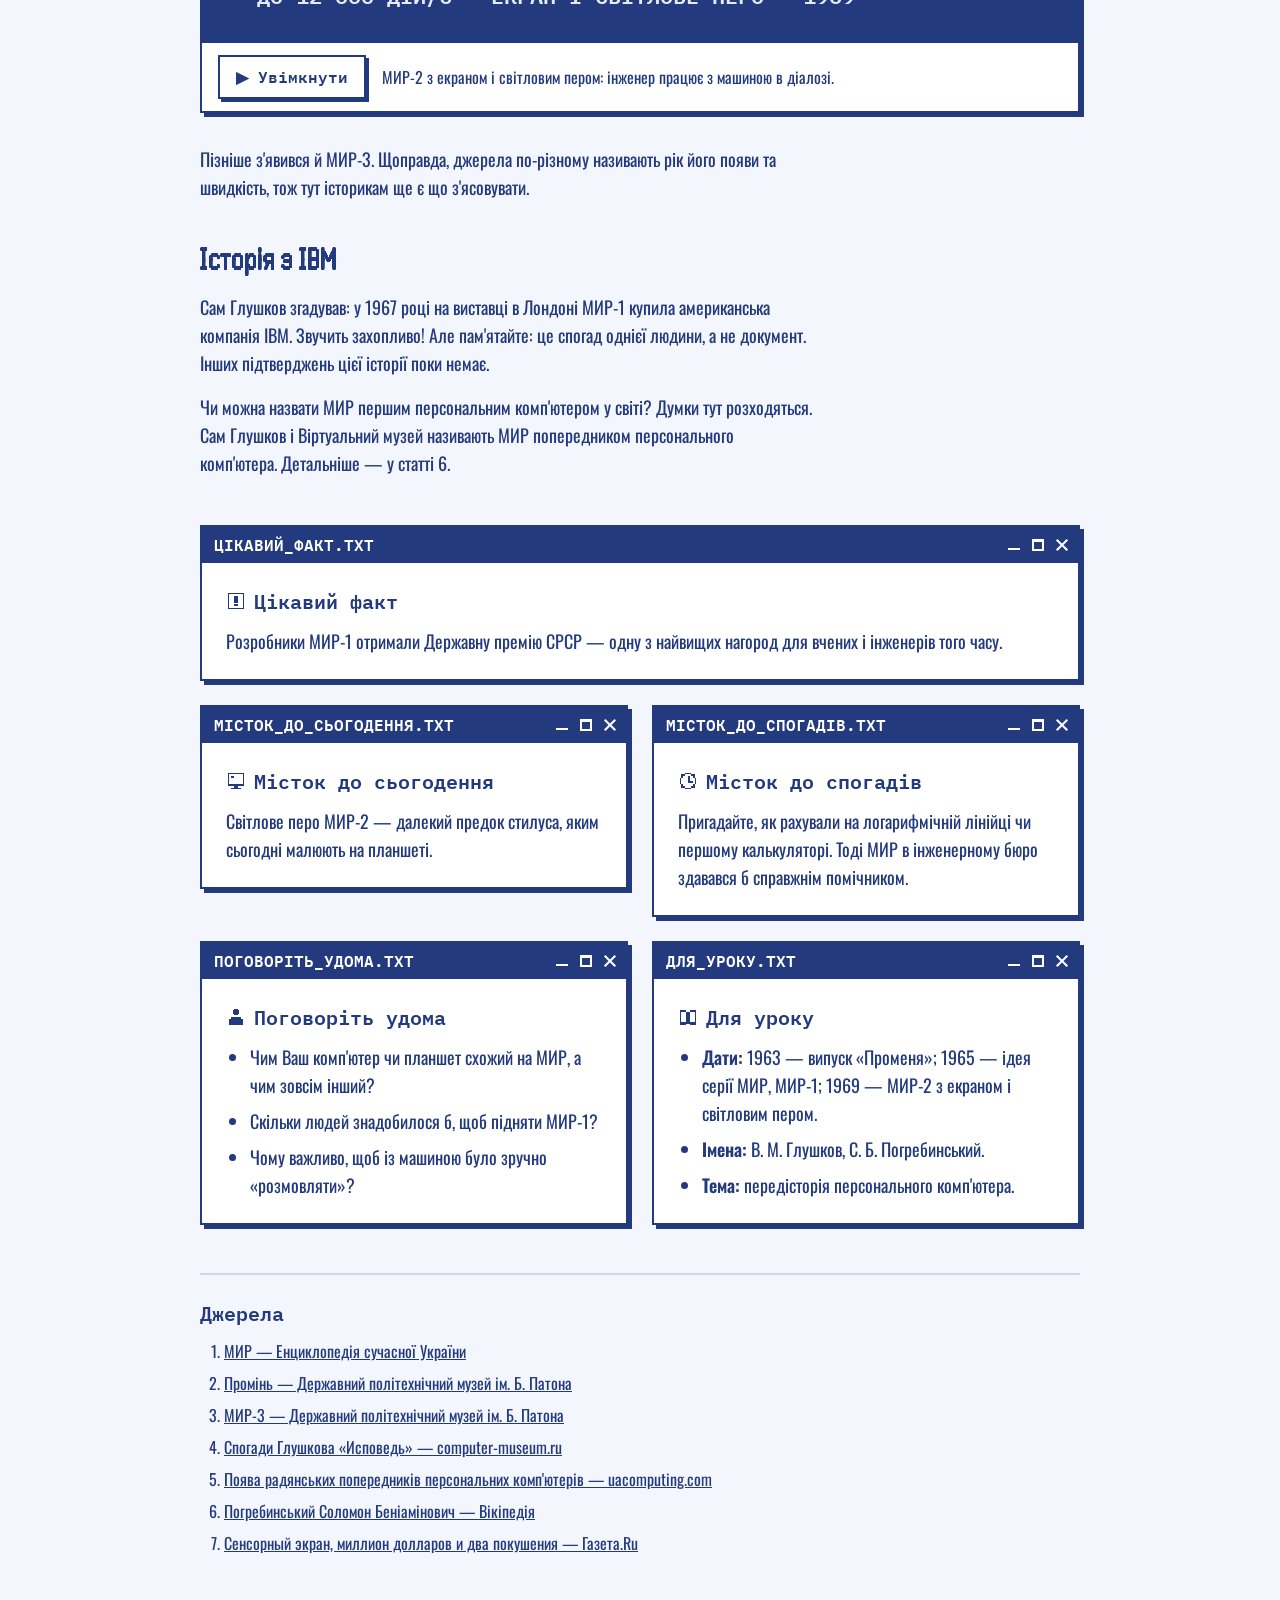
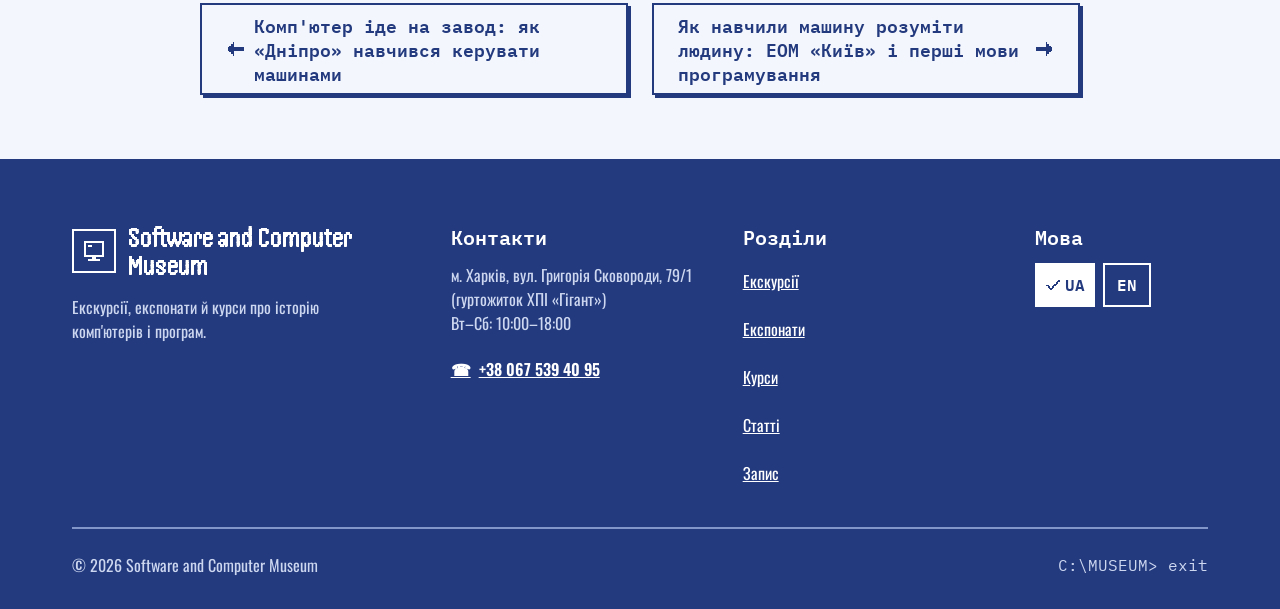
<file: articles/04-kompyuter-dlya-odnoho-inzhenera.html>
<!doctype html>
<html lang="uk" data-page-lang="uk">
<head>
  <meta charset="utf-8">
  <meta name="viewport" content="width=device-width, initial-scale=1">
  <title>Комп'ютер для одного інженера: «Промінь» і МИР — Software and Computer Museum</title>
  <meta name="description" content="Перші комп'ютери були величезними, а працювали з ними цілі команди фахівців. Звичайному інженерові, який проєктував міст чи верстат, до такої машини було не дістатися. А що, коли зробити комп'ютер, з яким людина зможе працювати сама? Саме про це мріяли в Києві в 1960-х.">
  <link rel="alternate" hreflang="uk" href="04-kompyuter-dlya-odnoho-inzhenera.html">
  <link rel="alternate" hreflang="en" href="en/04-kompyuter-dlya-odnoho-inzhenera.html">
  <link rel="stylesheet" href="../assets/css/fonts.css?v=20261114o">
  <link rel="stylesheet" href="../assets/css/tokens.css?v=20261114o">
  <link rel="stylesheet" href="../assets/css/site.css?v=20261114o">
</head>
<body id="top">
<!-- Згенеровано tools/build-articles.js — не редагуйте вручну, змінюйте .md-файли в articles/ -->

<svg width="0" height="0" style="position: absolute;" aria-hidden="true" focusable="false">
  <symbol id="ic-monitor" viewBox="0 0 12 12"><path fill-rule="evenodd" shape-rendering="crispEdges" d="M1 1h10v8H1zM2 2v6h8V2zM3 3h2v1H3zM5 9h2v1H5zM3 10h6v1H3z"/></symbol>
  <symbol id="ic-floppy" viewBox="0 0 12 12"><path fill-rule="evenodd" shape-rendering="crispEdges" d="M1 1h9v1h1v9H1zM3 1h5v3H3zM6 2h1v1H6zM3 6h6v4H3z"/></symbol>
  <symbol id="ic-clock" viewBox="0 0 12 12"><path fill-rule="evenodd" shape-rendering="crispEdges" d="M4 1h4v1h2v2h1v4h-1v2H8v1H4v-1H2V8H1V4h1V2h2zM4 2h4v1h1v1h1v4H9v1H8v1H4V9H3V8H2V4h1V3h1zM6 3h1v3h2v1H6z"/></symbol>
  <symbol id="ic-person" viewBox="0 0 12 12"><path fill-rule="evenodd" shape-rendering="crispEdges" d="M5 1h2v1h1v2H7v1H5V4H4V2h1zM3 6h6v1h1v4H2V7h1z"/></symbol>
  <symbol id="ic-ticket" viewBox="0 0 12 12"><path fill-rule="evenodd" shape-rendering="crispEdges" d="M1 3h10v2h-1v2h1v2H1V7h1V5H1zM6 4h1v1H6zM6 7h1v1H6z"/></symbol>
  <symbol id="ic-calendar" viewBox="0 0 12 12"><path fill-rule="evenodd" shape-rendering="crispEdges" d="M1 2h10v9H1zM2 5h8v5H2zM3 1h1v1H3zM8 1h1v1H8zM3 6h2v2H3z"/></symbol>
  <symbol id="ic-arrow-right" viewBox="0 0 12 12"><path shape-rendering="crispEdges" d="M1 5h6V2h1v1h1v1h1v1h1v2h-1v1H9v1H8v1H7V7H1z"/></symbol>
  <symbol id="ic-arrow-down" viewBox="0 0 12 12"><path shape-rendering="crispEdges" d="M5 1V7H2v1h1v1h1v1h1v1h2v-1h1V9h1V8h1V7H7V1z"/></symbol>
  <symbol id="ic-check" viewBox="0 0 12 12"><path shape-rendering="crispEdges" d="M1 6h2v1h1v1h1V7h1V6h1V5h1V4h1V3h1V2h1v2h-1v1H9v1H8v1H7v1H6v1H5v1H4V9H3V8H2V7H1z"/></symbol>
  <symbol id="ic-alert" viewBox="0 0 12 12"><path fill-rule="evenodd" shape-rendering="crispEdges" d="M1 1h10v10H1zM2 2v8h8V2zM5 3h2v4H5zM5 8h2v1H5z"/></symbol>
  <symbol id="ic-phone" viewBox="0 0 12 12"><path fill-rule="evenodd" shape-rendering="crispEdges" d="M2 1h3v3H4v2h1v1h1v1h2V7h3v3h-1v1H7v-1H5V9H4V8H3V6H2V4H1V2h1z"/></symbol>
  <symbol id="ic-pin" viewBox="0 0 12 12"><path fill-rule="evenodd" shape-rendering="crispEdges" d="M4 1h4v1h1v1h1v4H9v1H8v1H7v2H5V9H4V8H3V7H2V3h1V2h1zM5 3h2v2H5z"/></symbol>
  <symbol id="ic-book" viewBox="0 0 12 12"><path fill-rule="evenodd" shape-rendering="crispEdges" d="M1 2h4v1h2V2h4v9H7v-1H5v1H1zM2 3h3v6H2zM7 3h3v6H7z"/></symbol>
  <symbol id="ic-menu" viewBox="0 0 12 12"><path shape-rendering="crispEdges" d="M1 2h10v2H1zM1 5h10v2H1zM1 8h10v2H1z"/></symbol>
  <symbol id="ic-close" viewBox="0 0 12 12"><path shape-rendering="crispEdges" d="M1 1h2v1h1v1h1v1h2V3h1V2h1V1h2v2h-1v1H9v1H8v2h1v1h1v1h1v2H9v-1H8V9H7V8H5v1H4v1H3v1H1V9h1V8h1V7h1V5H3V4H2V3H1z"/></symbol>
</svg>

<a class="skip" href="#main" data-i18n="k1">Перейти до основного вмісту</a>

<header class="hdr">
  <div class="wrap hdr-bar">
    <a class="logo hdr-logo" href="../index.html" data-i18n-attr="aria-label:k2" aria-label="Software and Computer Museum — на початок сторінки">
      <span class="logo-box"><svg class="ic i-l" aria-hidden="true"><use href="#ic-monitor"/></svg></span>
      <span class="disp logo-name">Software and Computer Museum</span>
    </a>
    <nav class="nav" data-i18n-attr="aria-label:k4" aria-label="Розділи сторінки">
      <a class="nl" href="../index.html#tours"><svg class="ic i-s" aria-hidden="true"><use href="#ic-arrow-right"/></svg><span data-i18n="k5">Екскурсії</span></a>
      <a class="nl" href="../index.html#exhibits"><svg class="ic i-s" aria-hidden="true"><use href="#ic-arrow-right"/></svg><span data-i18n="k6">Експонати</span></a>
      <a class="nl" href="../index.html#courses"><svg class="ic i-s" aria-hidden="true"><use href="#ic-arrow-right"/></svg><span data-i18n="k7">Курси</span></a>
      <a class="nl" href="../articles.html" aria-current="page" data-href-uk="../articles.html" data-href-en="../articles-en.html"><svg class="ic i-s" aria-hidden="true"><use href="#ic-arrow-right"/></svg><span data-i18n="k148">Статті</span></a>
      <a class="nl" href="../index.html#contacts"><svg class="ic i-s" aria-hidden="true"><use href="#ic-arrow-right"/></svg><span data-i18n="k8">Контакти</span></a>
    </nav>
    <div class="hdr-actions">
      <div class="langs" role="group" data-i18n-attr="aria-label:k9" aria-label="Мова сайту">
        <button type="button" class="lang" data-lang="uk" aria-pressed="true" data-i18n-attr="aria-label:k10" aria-label="UA — українська"><svg class="ic i-s" aria-hidden="true"><use href="#ic-check"/></svg>UA</button>
        <button type="button" class="lang" data-lang="en" lang="en" aria-pressed="false" data-i18n-attr="aria-label:k12" aria-label="EN — English"><svg class="ic i-s" aria-hidden="true"><use href="#ic-check"/></svg>EN</button>
      </div>
      <a class="btn" href="../index.html#booking" data-i18n="k14">Записатися</a>
    </div>
    <button type="button" class="btn btn-ghost burger" aria-expanded="false" aria-controls="mobile-menu">
      <span class="burger-closed" style="display: inline-flex; align-items: center; gap: var(--space-2);"><svg class="ic i-l" aria-hidden="true"><use href="#ic-menu"/></svg><span data-i18n="k15">Меню</span></span>
      <span class="burger-open" style="display: inline-flex; align-items: center; gap: var(--space-2);" hidden><svg class="ic i-l" aria-hidden="true"><use href="#ic-close"/></svg><span class="sr-only" data-i18n="k16">Закрити</span></span>
    </button>
  </div>
  <div class="wrap mmenu" id="mobile-menu" hidden>
    <nav class="mnav" data-i18n-attr="aria-label:k17" aria-label="Розділи сторінки (мобільне меню)">
      <a class="ml" href="../index.html#tours"><span data-i18n="k5">Екскурсії</span><svg class="ic i-m go" aria-hidden="true"><use href="#ic-arrow-right"/></svg><span class="here" aria-hidden="true"><svg class="ic i-s"><use href="#ic-check"/></svg><span data-i18n="k18">ви тут</span></span></a>
      <a class="ml" href="../index.html#exhibits"><span data-i18n="k6">Експонати</span><svg class="ic i-m go" aria-hidden="true"><use href="#ic-arrow-right"/></svg><span class="here" aria-hidden="true"><svg class="ic i-s"><use href="#ic-check"/></svg><span data-i18n="k18">ви тут</span></span></a>
      <a class="ml" href="../index.html#courses"><span data-i18n="k7">Курси</span><svg class="ic i-m go" aria-hidden="true"><use href="#ic-arrow-right"/></svg><span class="here" aria-hidden="true"><svg class="ic i-s"><use href="#ic-check"/></svg><span data-i18n="k18">ви тут</span></span></a>
      <a class="ml" href="../articles.html" aria-current="page" data-href-uk="../articles.html" data-href-en="../articles-en.html"><span data-i18n="k148">Статті</span><svg class="ic i-m go" aria-hidden="true"><use href="#ic-arrow-right"/></svg><span class="here" aria-hidden="true"><svg class="ic i-s"><use href="#ic-check"/></svg><span data-i18n="k18">ви тут</span></span></a>
      <a class="ml" href="../index.html#contacts"><span data-i18n="k8">Контакти</span><svg class="ic i-m go" aria-hidden="true"><use href="#ic-arrow-right"/></svg><span class="here" aria-hidden="true"><svg class="ic i-s"><use href="#ic-check"/></svg><span data-i18n="k18">ви тут</span></span></a>
    </nav>
    <div class="mmenu-actions">
      <div class="langs" role="group" data-i18n-attr="aria-label:k9" aria-label="Мова сайту">
        <button type="button" class="lang" data-lang="uk" aria-pressed="true" data-i18n-attr="aria-label:k10" aria-label="UA — українська"><svg class="ic i-s" aria-hidden="true"><use href="#ic-check"/></svg>UA</button>
        <button type="button" class="lang" data-lang="en" lang="en" aria-pressed="false" data-i18n-attr="aria-label:k12" aria-label="EN — English"><svg class="ic i-s" aria-hidden="true"><use href="#ic-check"/></svg>EN</button>
      </div>
      <a class="btn" href="../index.html#booking" data-close-menu data-i18n="k14">Записатися</a>
    </div>
  </div>
</header>

<main id="main">

<section class="art-head" data-theme="dark" aria-labelledby="art-title">
  <div class="wrap">
    <div class="sec-head">
      <a class="back" href="../articles.html"><svg class="ic i-m" aria-hidden="true"><use href="#ic-arrow-right"/></svg><span>Усі статті</span></a>
      <p class="mono prompt" aria-hidden="true">C:\MUSEUM&gt; type СТАТТЯ_04.TXT</p>
      <h1 id="art-title" class="disp h2">Комп'ютер для одного інженера: «Промінь» і МИР</h1>
      <p class="timeline"><strong>Де ми на шкалі часу:</strong> 1963–1970-ті. Перед цим — як «Дніпро» пішов на завод (стаття 3). Далі — як машину навчили розуміти людину (стаття 5).</p>
    </div>
  </div>
</section>

<section class="sec">
  <div class="wrap">
    <div class="art">
      <article class="prose">
        <p>Перші комп'ютери були величезними, а працювали з ними цілі команди фахівців. Звичайному інженерові, який проєктував міст чи верстат, до такої машини було не дістатися. А що, коли зробити комп'ютер, з яким людина зможе працювати сама? Саме про це мріяли в Києві в 1960-х.</p>
        <h2>Задум Глушкова</h2>
        <p>Тоді комп'ютери називали ЕОМ — електронні обчислювальні машини. Віктор Глушков, керівник київського Обчислювального центру, а згодом Інституту кібернетики, вважав: інженерові потрібна власна машина. Не для великих наукових задач, а для щоденних розрахунків.</p>
        <p>Така машина мала бути простою. Людина повинна була «розмовляти» з нею зручно, без довгого навчання.</p>
        <h2>«Промінь»: машина, зроблена за вісім місяців</h2>
        <p>Першим кроком став «Промінь» — невеликий комп'ютер для інженерних розрахунків. Головним конструктором був Соломон Погребинський, науковим керівником — Глушков.</p>
        <p>За словами Глушкова, «Промінь» створили всього за вісім місяців. З 1963 року його випускали на заводі в Сєвєродонецьку.</p>
        <figure class="win fig fig-photo">
          <div class="wtitle" aria-hidden="true"><span>KPI_MUSEUM_PROMIN.JPG</span><span class="wctl"><span></span><span></span><span></span></span></div>
          <button type="button" class="fig-zoom" aria-label="Збільшити фото: Пульт ЕОМ «Промінь» зі світловим табло і клавішами для введення чисел"><img src="../assets/img/articles/kpi-museum-promin.jpg" alt="Пульт ЕОМ «Промінь» зі світловим табло і клавішами для введення чисел" loading="lazy" decoding="async"></button>
          <figcaption class="fig-cap"><span>Пульт ЕОМ «Промінь» у Політехнічному музеї КПІ.</span><span class="credit">Фото: <a href="https://commons.wikimedia.org/wiki/File:KPI_Polytechnic_Museum_DSC_0088.jpg">Ilya, Вікімедіа Україна</a>, CC BY-SA 3.0, Wikimedia Commons</span></figcaption>
        </figure>
        <p>«Промінь» умів виконувати 32 різні дії. Пам'ять, де машина тримає числа, поки рахує, мала лише 100 «комірок». Для порівняння: у сучасному ноутбуці таких комірок стільки, що їх і не злічити.</p>
        <p>А ще для роботи з «Променем» використовували металізовані карти — не звичні паперові, а з металевим покриттям.</p>
        <h2>МИР: «машина для інженерних розрахунків»</h2>
        <p>У 1965 році Глушков запропонував цілу серію нових машин. Їх назвали МИР — від слів «машина для інженерних розрахунків». Того ж року з'явився МИР-1.</p>
        <p>Головна ідея МИРів — зручне спілкування людини з машиною. Вони вміли рахувати з числами будь-якої довжини. А мову, якою людина «пояснює» машині, що робити, вбудували просто в саму машину. МИР виконував до 8 тисяч дій за секунду.</p>
        <p>Проте «персональним» у сучасному розумінні він не був: важив МИР-1 близько 400 кілограмів. Ваш ноутбук легший у кілька сотень разів.</p>
        <h2>МИР-2: екран і світлова ручка</h2>
        <p>У 1969 році з'явився МИР-2. Він працював до 12 тисяч дій за секунду. Але головне інше: у нього був екран і світлове перо.</p>
        <p>Тож інженер міг працювати з машиною в діалозі — через екран і світлове перо. Для кінця 1960-х це було справжнє диво. Мову, якою «розмовляв» МИР-2, назвали «Аналітик» — про неї читайте в статті 5.</p>
        <figure class="win fig fig-ill">
          <div class="wtitle" aria-hidden="true"><span>MIR2.EXE</span><span class="wctl"><span></span><span></span><span></span></span></div>
          <div class="fig-body"><svg class="ill-art" viewBox="0 0 480 260" role="img" aria-label="МИР-2: інженер малює світловим пером на екрані">
      <rect class="bg" width="480" height="260"/>
      <rect class="bx" x="30" y="80" width="130" height="130"/>
      <text class="t" x="95" y="106" text-anchor="middle">МИР-2</text>
      <rect class="lamp" x="48" y="122" width="14" height="10" style="--d:0ms"/><rect class="lamp" x="80" y="122" width="14" height="10" style="--d:137ms"/><rect class="lamp" x="112" y="122" width="14" height="10" style="--d:274ms"/><rect class="lamp" x="48" y="144" width="14" height="10" style="--d:411ms"/><rect class="lamp" x="80" y="144" width="14" height="10" style="--d:548ms"/><rect class="lamp" x="112" y="144" width="14" height="10" style="--d:685ms"/>
      <rect class="bx" x="44" y="176" width="102" height="20"/>
      <rect class="bx" x="200" y="34" width="220" height="150"/>
      <rect class="screen" x="214" y="48" width="192" height="122"/>
      <path class="ln faint" d="M222 110H398M232 56V164"/>
      <path class="draw" pathLength="100" d="M232 110C248 70 264 70 280 110S312 150 328 110 360 70 376 110 392 130 398 120"/>
      <text class="t on-only" x="392" y="66" text-anchor="end">y = sin x</text>
      <rect class="bx" x="290" y="184" width="40" height="26"/>
      <path class="ln" d="M16 210H464"/>
      <path class="cord" d="M440 210C440 180 452 160 446 140"/>
      <g class="pen"><path class="penbody" d="M446 140L420 112"/><rect class="pentip" x="416" y="106" width="6" height="6"/></g>
      <text class="t" x="30" y="240" text-anchor="start">ДО 12 000 ДІЙ/С · ЕКРАН І СВІТЛОВЕ ПЕРО · 1969</text>
    </svg></div>
          <figcaption class="fig-cap"><button type="button" class="btn btn-ghost ill-toggle" aria-pressed="false" data-on="▶ Увімкнути" data-off="■ Вимкнути">▶ Увімкнути</button><span>МИР-2 з екраном і світловим пером: інженер працює з машиною в діалозі.</span></figcaption>
        </figure>
        <p>Пізніше з'явився й МИР-3. Щоправда, джерела по-різному називають рік його появи та швидкість, тож тут історикам ще є що з'ясовувати.</p>
        <h2>Історія з IBM</h2>
        <p>Сам Глушков згадував: у 1967 році на виставці в Лондоні МИР-1 купила американська компанія IBM. Звучить захопливо! Але пам'ятайте: це спогад однієї людини, а не документ. Інших підтверджень цієї історії поки немає.</p>
        <p>Чи можна назвати МИР першим персональним комп'ютером у світі? Думки тут розходяться. Сам Глушков і Віртуальний музей називають МИР попередником персонального комп'ютера. Детальніше — у статті 6.</p>
      </article>

      <div class="notes">
      <aside class="win note" aria-label="Цікавий факт">
        <div class="wtitle" aria-hidden="true"><span>ЦІКАВИЙ_ФАКТ.TXT</span><span class="wctl"><span></span><span></span><span></span></span></div>
        <div class="winbody">
          <h2 class="h4"><svg class="ic i-m" aria-hidden="true"><use href="#ic-alert"/></svg>Цікавий факт</h2>
          <p>Розробники МИР-1 отримали Державну премію СРСР — одну з найвищих нагород для вчених і інженерів того часу.</p>
        </div>
      </aside>
      <aside class="win note" aria-label="Місток до сьогодення">
        <div class="wtitle" aria-hidden="true"><span>МІСТОК_ДО_СЬОГОДЕННЯ.TXT</span><span class="wctl"><span></span><span></span><span></span></span></div>
        <div class="winbody">
          <h2 class="h4"><svg class="ic i-m" aria-hidden="true"><use href="#ic-monitor"/></svg>Місток до сьогодення</h2>
          <p>Світлове перо МИР-2 — далекий предок стилуса, яким сьогодні малюють на планшеті.</p>
        </div>
      </aside>
      <aside class="win note" aria-label="Місток до спогадів">
        <div class="wtitle" aria-hidden="true"><span>МІСТОК_ДО_СПОГАДІВ.TXT</span><span class="wctl"><span></span><span></span><span></span></span></div>
        <div class="winbody">
          <h2 class="h4"><svg class="ic i-m" aria-hidden="true"><use href="#ic-clock"/></svg>Місток до спогадів</h2>
          <p>Пригадайте, як рахували на логарифмічній лінійці чи першому калькуляторі. Тоді МИР в інженерному бюро здавався б справжнім помічником.</p>
        </div>
      </aside>
      <aside class="win note" aria-label="Поговоріть удома">
        <div class="wtitle" aria-hidden="true"><span>ПОГОВОРІТЬ_УДОМА.TXT</span><span class="wctl"><span></span><span></span><span></span></span></div>
        <div class="winbody">
          <h2 class="h4"><svg class="ic i-m" aria-hidden="true"><use href="#ic-person"/></svg>Поговоріть удома</h2>
          <ul>
  <li>Чим Ваш комп'ютер чи планшет схожий на МИР, а чим зовсім інший?</li>
  <li>Скільки людей знадобилося б, щоб підняти МИР-1?</li>
  <li>Чому важливо, щоб із машиною було зручно «розмовляти»?</li>
</ul>
        </div>
      </aside>
      <aside class="win note" aria-label="Для уроку">
        <div class="wtitle" aria-hidden="true"><span>ДЛЯ_УРОКУ.TXT</span><span class="wctl"><span></span><span></span><span></span></span></div>
        <div class="winbody">
          <h2 class="h4"><svg class="ic i-m" aria-hidden="true"><use href="#ic-book"/></svg>Для уроку</h2>
          <ul>
  <li><strong>Дати:</strong> 1963 — випуск «Променя»; 1965 — ідея серії МИР, МИР-1; 1969 — МИР-2 з екраном і світловим пером.</li>
  <li><strong>Імена:</strong> В. М. Глушков, С. Б. Погребинський.</li>
  <li><strong>Тема:</strong> передісторія персонального комп'ютера.</li>
</ul>
        </div>
      </aside>
      </div>

      <section class="sources" aria-labelledby="sources-title">
        <h2 id="sources-title" class="h4">Джерела</h2>
        <ol>
  <li><a href="https://esu.com.ua/article-67803">МИР — Енциклопедія сучасної України</a></li>
  <li><a href="https://kyiv.ua.museum-digital.org/object/71412">Промінь — Державний політехнічний музей ім. Б. Патона</a></li>
  <li><a href="https://kyiv.ua.museum-digital.org/object/71424">МИР-3 — Державний політехнічний музей ім. Б. Патона</a></li>
  <li><a href="https://www.computer-museum.ru/galglory/glushkov_book_4_2.htm">Спогади Глушкова «Исповедь» — computer-museum.ru</a></li>
  <li><a href="https://uacomputing.com/stories/emerging-of-soviet-predecessors-of-personal-computers/">Поява радянських попередників персональних комп'ютерів — uacomputing.com</a></li>
  <li><a href="https://uk.wikipedia.org/wiki/%D0%9F%D0%BE%D0%B3%D1%80%D0%B5%D0%B1%D0%B8%D0%BD%D1%81%D1%8C%D0%BA%D0%B8%D0%B9_%D0%A1%D0%BE%D0%BB%D0%BE%D0%BC%D0%BE%D0%BD_%D0%91%D0%B5%D0%BD%D1%96%D0%B0%D0%BC%D1%96%D0%BD%D0%BE%D0%B2%D0%B8%D1%87">Погребинський Соломон Беніамінович — Вікіпедія</a></li>
  <li><a href="https://www.gazeta.ru/tech/2023/08/24/17467928.shtml">Сенсорный экран, миллион долларов и два покушения — Газета.Ru</a></li>
</ol>
      </section>

      <nav class="pager" aria-label="Інші статті">
        <a class="btn btn-ghost prev" href="03-kompyuter-ide-na-zavod.html"><svg class="ic i-m" aria-hidden="true"><use href="#ic-arrow-right"/></svg><span>Комп'ютер іде на завод: як «Дніпро» навчився керувати машинами</span></a>
        <a class="btn btn-ghost next" href="05-yak-navchyly-mashynu-rozumity-lyudynu.html"><span>Як навчили машину розуміти людину: ЕОМ «Київ» і перші мови програмування</span><svg class="ic i-m" aria-hidden="true"><use href="#ic-arrow-right"/></svg></a>
      </nav>
    </div>
  </div>
</section>

</main>

<footer class="ftr" data-theme="dark">
  <div class="wrap ftr-inner">
    <div class="ftr-grid">
      <div class="ftr-col ftr-about">
        <a class="logo" href="../index.html" data-i18n-attr="aria-label:k2" aria-label="Software and Computer Museum — на початок сторінки">
          <span class="logo-box"><svg class="ic i-l" aria-hidden="true"><use href="#ic-monitor"/></svg></span>
          <span class="disp logo-name">Software and Computer Museum</span>
        </a>
        <p class="caption muted" data-i18n="k139">Екскурсії, експонати й курси про історію комп'ютерів і програм.</p>
      </div>
      <div class="ftr-col">
        <p class="h4" data-i18n="k8">Контакти</p>
        <p class="caption muted"><span data-i18n="k131">м. Харків, вул. Григорія Сковороди, 79/1 (гуртожиток ХПІ «Гігант»)</span><br><span data-i18n="k133">Вт–Сб: 10:00–18:00</span></p>
        <a class="ftr-link" href="tel:+380675394095" style="font-weight: 600;" data-i18n-attr="aria-label:k122" aria-label="Зателефонувати в музей: +38 067 539 40 95">+38 067 539 40 95</a>
      </div>
      <nav class="ftr-col ftr-nav" data-i18n-attr="aria-label:k140" aria-label="Розділи сторінки (підвал)">
        <p class="h4" data-i18n="k141">Розділи</p>
        <a class="ftr-link" href="../index.html#tours" data-i18n="k5">Екскурсії</a>
        <a class="ftr-link" href="../index.html#exhibits" data-i18n="k6">Експонати</a>
        <a class="ftr-link" href="../index.html#courses" data-i18n="k7">Курси</a>
        <a class="ftr-link" href="../articles.html" data-href-uk="../articles.html" data-href-en="../articles-en.html" data-i18n="k148">Статті</a>
        <a class="ftr-link" href="../index.html#booking" data-i18n="k142">Запис</a>
      </nav>
      <div class="ftr-col">
        <p class="h4" data-i18n="k143">Мова</p>
        <div class="langs" role="group" data-i18n-attr="aria-label:k9" aria-label="Мова сайту">
          <button type="button" class="lang" data-lang="uk" aria-pressed="true" data-i18n-attr="aria-label:k10" aria-label="UA — українська"><svg class="ic i-s" aria-hidden="true"><use href="#ic-check"/></svg>UA</button>
          <button type="button" class="lang" data-lang="en" lang="en" aria-pressed="false" data-i18n-attr="aria-label:k12" aria-label="EN — English"><svg class="ic i-s" aria-hidden="true"><use href="#ic-check"/></svg>EN</button>
        </div>
      </div>
    </div>
    <div class="ftr-bottom">
      <p class="caption muted" data-i18n="k144">© 2026 Software and Computer Museum</p>
      <p class="mono muted" style="margin: 0;" aria-hidden="true" data-i18n="k145">C:\MUSEUM&gt; exit</p>
    </div>
  </div>
</footer>

<script src="../assets/js/content.uk.js?v=20261114o"></script>
<script src="../assets/js/content.en.js?v=20261114o"></script>
<script src="../assets/js/app.js?v=20261114o"></script>
</body>
</html>
</file>
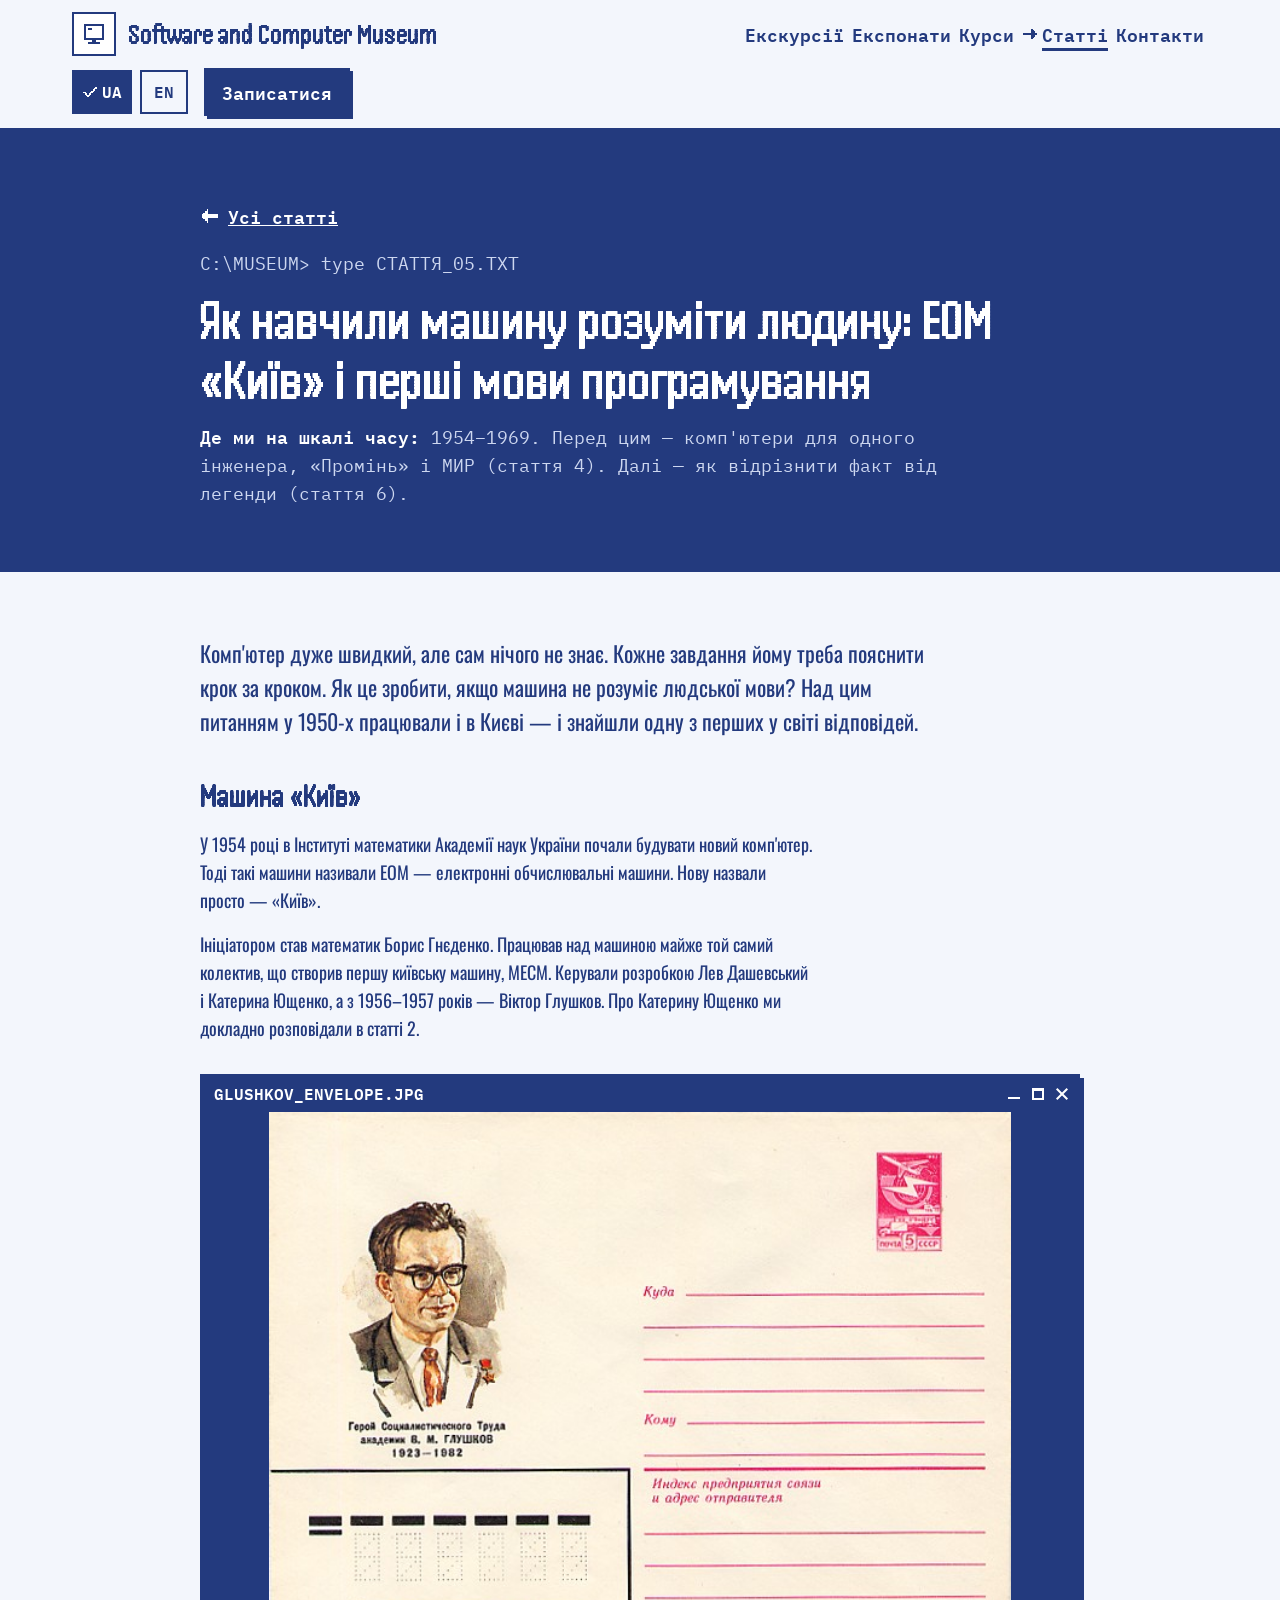
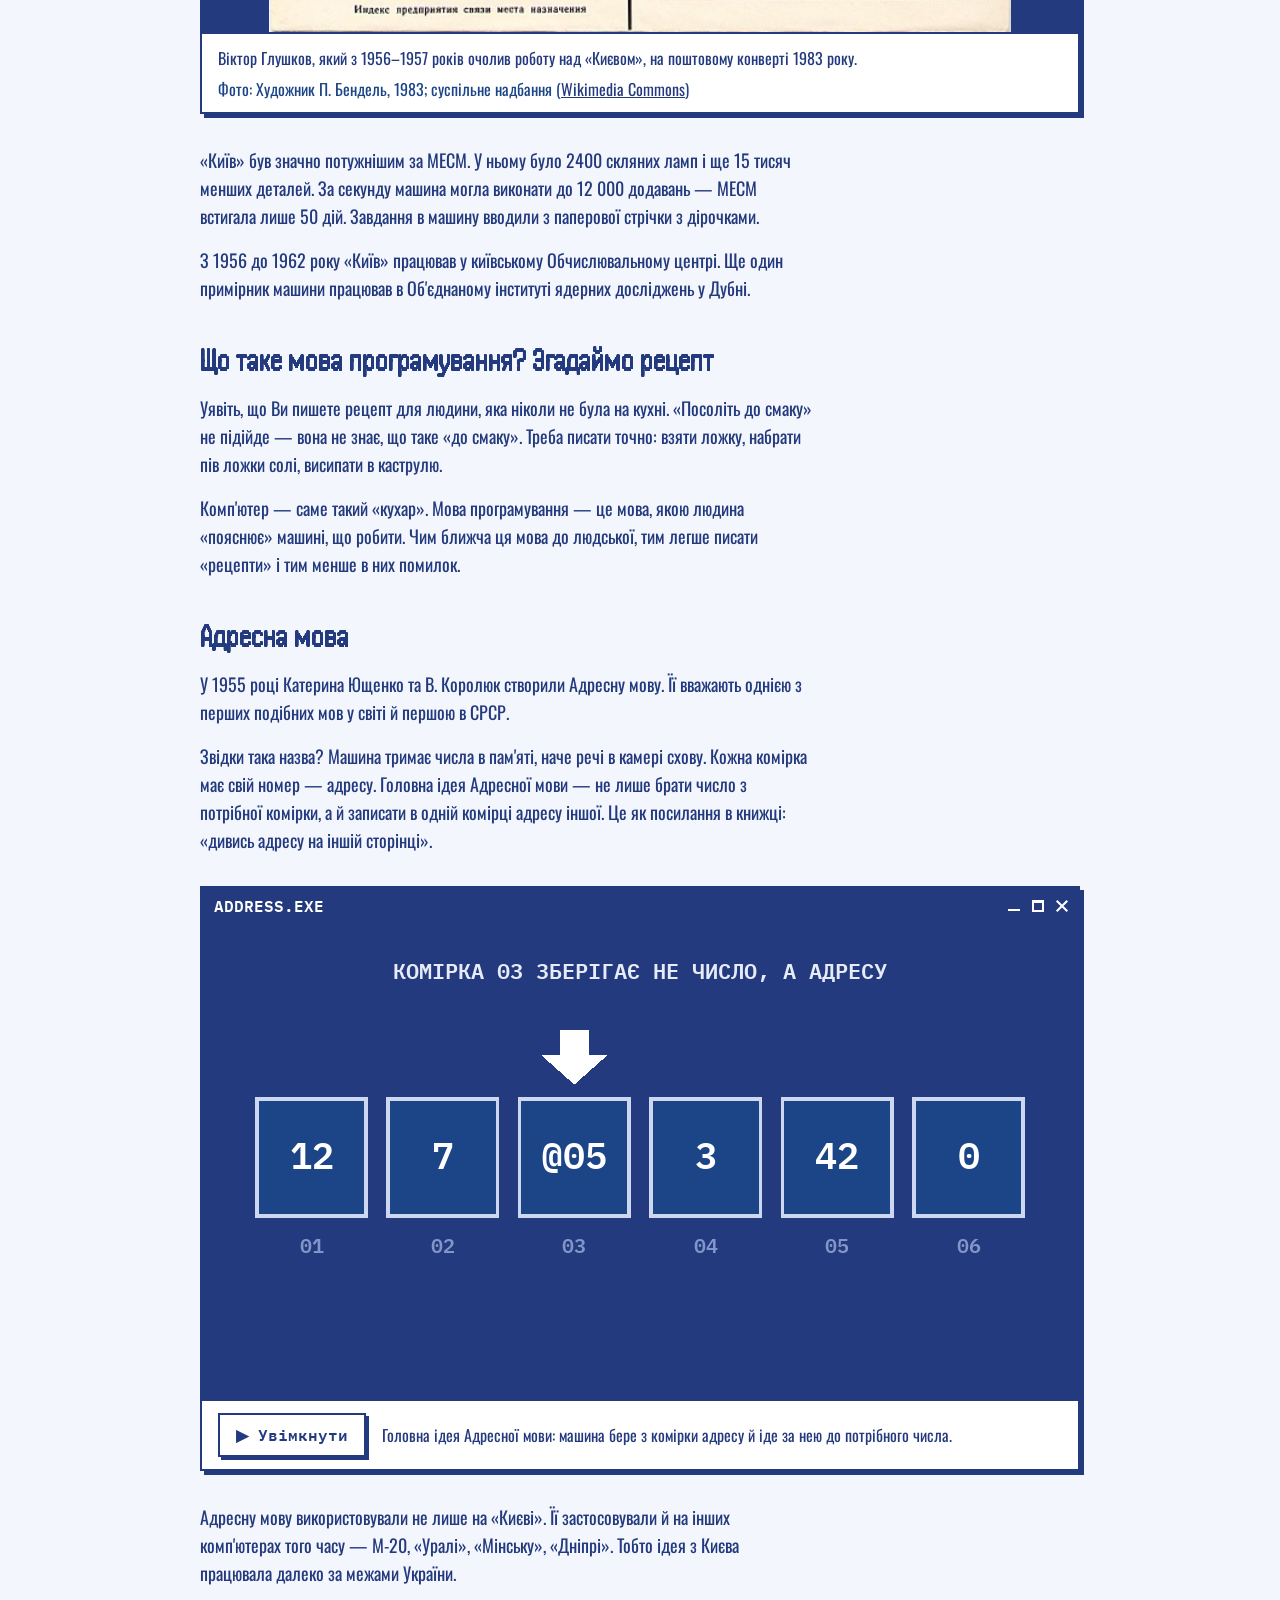
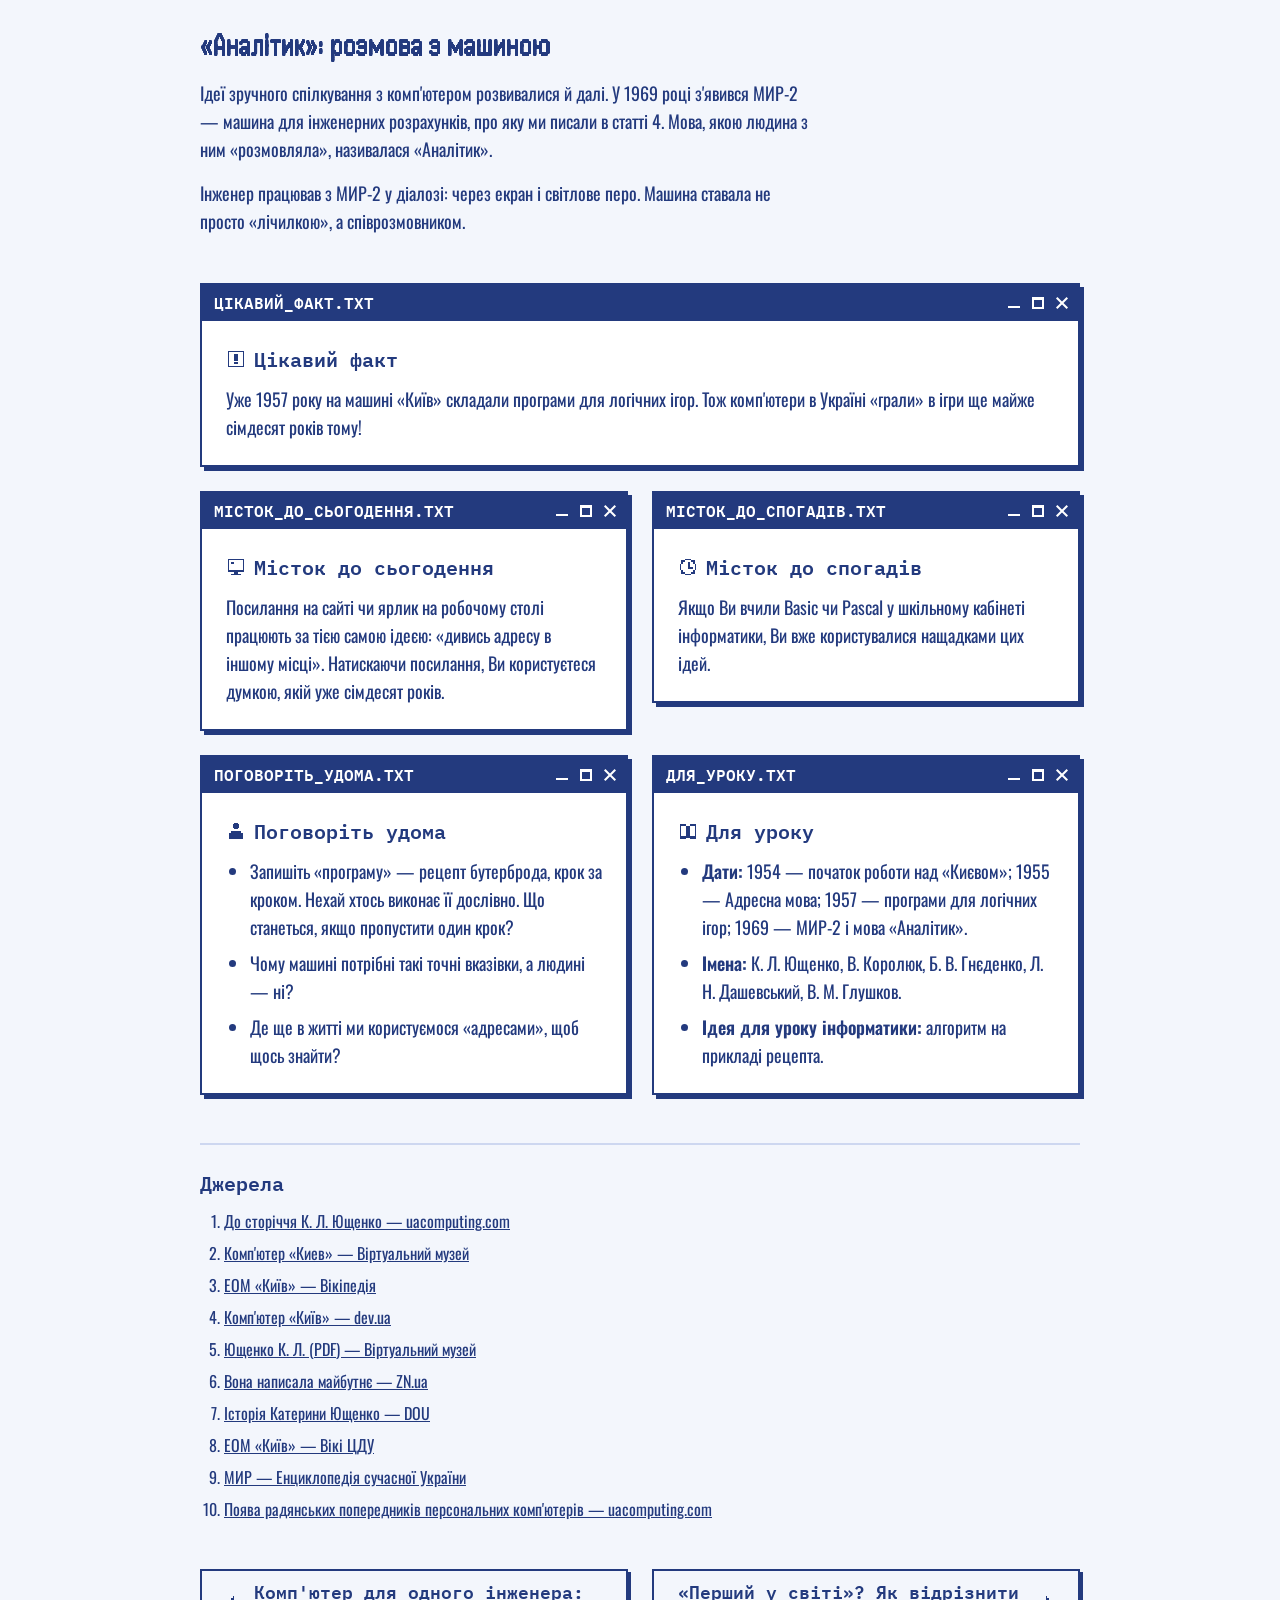
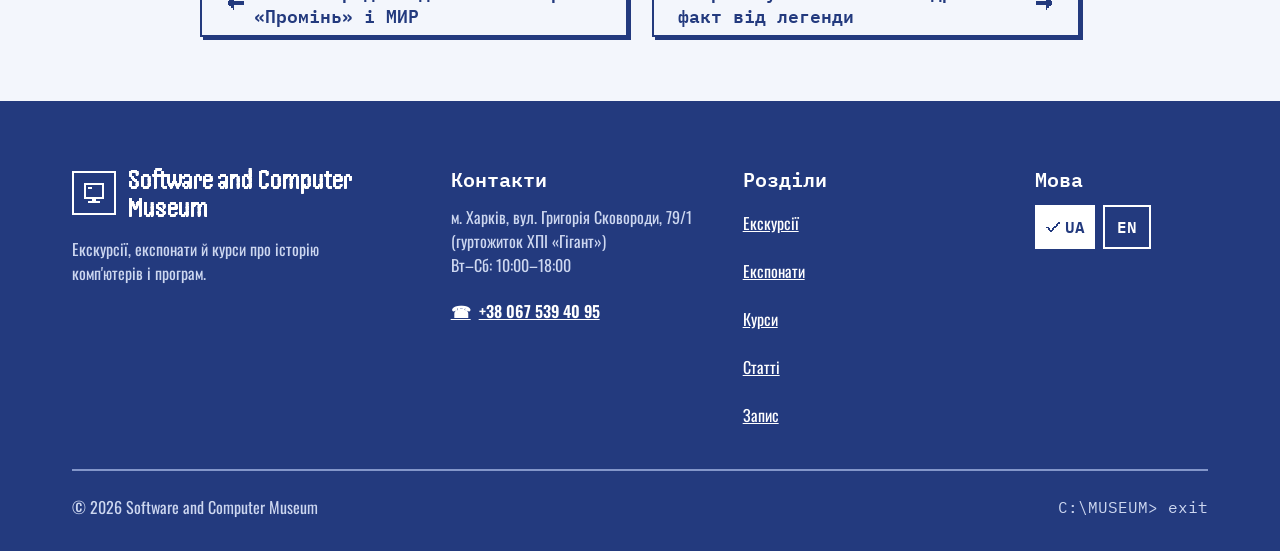
<file: articles/05-yak-navchyly-mashynu-rozumity-lyudynu.html>
<!doctype html>
<html lang="uk" data-page-lang="uk">
<head>
  <meta charset="utf-8">
  <meta name="viewport" content="width=device-width, initial-scale=1">
  <title>Як навчили машину розуміти людину: ЕОМ «Київ» і перші мови програмування — Software and Computer Museum</title>
  <meta name="description" content="Комп'ютер дуже швидкий, але сам нічого не знає. Кожне завдання йому треба пояснити крок за кроком. Як це зробити, якщо машина не розуміє людської мови? Над цим питанням у 1950-х працювали і в Києві — і знайшли одну з перших у світі відповідей.">
  <link rel="alternate" hreflang="uk" href="05-yak-navchyly-mashynu-rozumity-lyudynu.html">
  <link rel="alternate" hreflang="en" href="en/05-yak-navchyly-mashynu-rozumity-lyudynu.html">
  <link rel="stylesheet" href="../assets/css/fonts.css?v=20261114o">
  <link rel="stylesheet" href="../assets/css/tokens.css?v=20261114o">
  <link rel="stylesheet" href="../assets/css/site.css?v=20261114o">
</head>
<body id="top">
<!-- Згенеровано tools/build-articles.js — не редагуйте вручну, змінюйте .md-файли в articles/ -->

<svg width="0" height="0" style="position: absolute;" aria-hidden="true" focusable="false">
  <symbol id="ic-monitor" viewBox="0 0 12 12"><path fill-rule="evenodd" shape-rendering="crispEdges" d="M1 1h10v8H1zM2 2v6h8V2zM3 3h2v1H3zM5 9h2v1H5zM3 10h6v1H3z"/></symbol>
  <symbol id="ic-floppy" viewBox="0 0 12 12"><path fill-rule="evenodd" shape-rendering="crispEdges" d="M1 1h9v1h1v9H1zM3 1h5v3H3zM6 2h1v1H6zM3 6h6v4H3z"/></symbol>
  <symbol id="ic-clock" viewBox="0 0 12 12"><path fill-rule="evenodd" shape-rendering="crispEdges" d="M4 1h4v1h2v2h1v4h-1v2H8v1H4v-1H2V8H1V4h1V2h2zM4 2h4v1h1v1h1v4H9v1H8v1H4V9H3V8H2V4h1V3h1zM6 3h1v3h2v1H6z"/></symbol>
  <symbol id="ic-person" viewBox="0 0 12 12"><path fill-rule="evenodd" shape-rendering="crispEdges" d="M5 1h2v1h1v2H7v1H5V4H4V2h1zM3 6h6v1h1v4H2V7h1z"/></symbol>
  <symbol id="ic-ticket" viewBox="0 0 12 12"><path fill-rule="evenodd" shape-rendering="crispEdges" d="M1 3h10v2h-1v2h1v2H1V7h1V5H1zM6 4h1v1H6zM6 7h1v1H6z"/></symbol>
  <symbol id="ic-calendar" viewBox="0 0 12 12"><path fill-rule="evenodd" shape-rendering="crispEdges" d="M1 2h10v9H1zM2 5h8v5H2zM3 1h1v1H3zM8 1h1v1H8zM3 6h2v2H3z"/></symbol>
  <symbol id="ic-arrow-right" viewBox="0 0 12 12"><path shape-rendering="crispEdges" d="M1 5h6V2h1v1h1v1h1v1h1v2h-1v1H9v1H8v1H7V7H1z"/></symbol>
  <symbol id="ic-arrow-down" viewBox="0 0 12 12"><path shape-rendering="crispEdges" d="M5 1V7H2v1h1v1h1v1h1v1h2v-1h1V9h1V8h1V7H7V1z"/></symbol>
  <symbol id="ic-check" viewBox="0 0 12 12"><path shape-rendering="crispEdges" d="M1 6h2v1h1v1h1V7h1V6h1V5h1V4h1V3h1V2h1v2h-1v1H9v1H8v1H7v1H6v1H5v1H4V9H3V8H2V7H1z"/></symbol>
  <symbol id="ic-alert" viewBox="0 0 12 12"><path fill-rule="evenodd" shape-rendering="crispEdges" d="M1 1h10v10H1zM2 2v8h8V2zM5 3h2v4H5zM5 8h2v1H5z"/></symbol>
  <symbol id="ic-phone" viewBox="0 0 12 12"><path fill-rule="evenodd" shape-rendering="crispEdges" d="M2 1h3v3H4v2h1v1h1v1h2V7h3v3h-1v1H7v-1H5V9H4V8H3V6H2V4H1V2h1z"/></symbol>
  <symbol id="ic-pin" viewBox="0 0 12 12"><path fill-rule="evenodd" shape-rendering="crispEdges" d="M4 1h4v1h1v1h1v4H9v1H8v1H7v2H5V9H4V8H3V7H2V3h1V2h1zM5 3h2v2H5z"/></symbol>
  <symbol id="ic-book" viewBox="0 0 12 12"><path fill-rule="evenodd" shape-rendering="crispEdges" d="M1 2h4v1h2V2h4v9H7v-1H5v1H1zM2 3h3v6H2zM7 3h3v6H7z"/></symbol>
  <symbol id="ic-menu" viewBox="0 0 12 12"><path shape-rendering="crispEdges" d="M1 2h10v2H1zM1 5h10v2H1zM1 8h10v2H1z"/></symbol>
  <symbol id="ic-close" viewBox="0 0 12 12"><path shape-rendering="crispEdges" d="M1 1h2v1h1v1h1v1h2V3h1V2h1V1h2v2h-1v1H9v1H8v2h1v1h1v1h1v2H9v-1H8V9H7V8H5v1H4v1H3v1H1V9h1V8h1V7h1V5H3V4H2V3H1z"/></symbol>
</svg>

<a class="skip" href="#main" data-i18n="k1">Перейти до основного вмісту</a>

<header class="hdr">
  <div class="wrap hdr-bar">
    <a class="logo hdr-logo" href="../index.html" data-i18n-attr="aria-label:k2" aria-label="Software and Computer Museum — на початок сторінки">
      <span class="logo-box"><svg class="ic i-l" aria-hidden="true"><use href="#ic-monitor"/></svg></span>
      <span class="disp logo-name">Software and Computer Museum</span>
    </a>
    <nav class="nav" data-i18n-attr="aria-label:k4" aria-label="Розділи сторінки">
      <a class="nl" href="../index.html#tours"><svg class="ic i-s" aria-hidden="true"><use href="#ic-arrow-right"/></svg><span data-i18n="k5">Екскурсії</span></a>
      <a class="nl" href="../index.html#exhibits"><svg class="ic i-s" aria-hidden="true"><use href="#ic-arrow-right"/></svg><span data-i18n="k6">Експонати</span></a>
      <a class="nl" href="../index.html#courses"><svg class="ic i-s" aria-hidden="true"><use href="#ic-arrow-right"/></svg><span data-i18n="k7">Курси</span></a>
      <a class="nl" href="../articles.html" aria-current="page" data-href-uk="../articles.html" data-href-en="../articles-en.html"><svg class="ic i-s" aria-hidden="true"><use href="#ic-arrow-right"/></svg><span data-i18n="k148">Статті</span></a>
      <a class="nl" href="../index.html#contacts"><svg class="ic i-s" aria-hidden="true"><use href="#ic-arrow-right"/></svg><span data-i18n="k8">Контакти</span></a>
    </nav>
    <div class="hdr-actions">
      <div class="langs" role="group" data-i18n-attr="aria-label:k9" aria-label="Мова сайту">
        <button type="button" class="lang" data-lang="uk" aria-pressed="true" data-i18n-attr="aria-label:k10" aria-label="UA — українська"><svg class="ic i-s" aria-hidden="true"><use href="#ic-check"/></svg>UA</button>
        <button type="button" class="lang" data-lang="en" lang="en" aria-pressed="false" data-i18n-attr="aria-label:k12" aria-label="EN — English"><svg class="ic i-s" aria-hidden="true"><use href="#ic-check"/></svg>EN</button>
      </div>
      <a class="btn" href="../index.html#booking" data-i18n="k14">Записатися</a>
    </div>
    <button type="button" class="btn btn-ghost burger" aria-expanded="false" aria-controls="mobile-menu">
      <span class="burger-closed" style="display: inline-flex; align-items: center; gap: var(--space-2);"><svg class="ic i-l" aria-hidden="true"><use href="#ic-menu"/></svg><span data-i18n="k15">Меню</span></span>
      <span class="burger-open" style="display: inline-flex; align-items: center; gap: var(--space-2);" hidden><svg class="ic i-l" aria-hidden="true"><use href="#ic-close"/></svg><span class="sr-only" data-i18n="k16">Закрити</span></span>
    </button>
  </div>
  <div class="wrap mmenu" id="mobile-menu" hidden>
    <nav class="mnav" data-i18n-attr="aria-label:k17" aria-label="Розділи сторінки (мобільне меню)">
      <a class="ml" href="../index.html#tours"><span data-i18n="k5">Екскурсії</span><svg class="ic i-m go" aria-hidden="true"><use href="#ic-arrow-right"/></svg><span class="here" aria-hidden="true"><svg class="ic i-s"><use href="#ic-check"/></svg><span data-i18n="k18">ви тут</span></span></a>
      <a class="ml" href="../index.html#exhibits"><span data-i18n="k6">Експонати</span><svg class="ic i-m go" aria-hidden="true"><use href="#ic-arrow-right"/></svg><span class="here" aria-hidden="true"><svg class="ic i-s"><use href="#ic-check"/></svg><span data-i18n="k18">ви тут</span></span></a>
      <a class="ml" href="../index.html#courses"><span data-i18n="k7">Курси</span><svg class="ic i-m go" aria-hidden="true"><use href="#ic-arrow-right"/></svg><span class="here" aria-hidden="true"><svg class="ic i-s"><use href="#ic-check"/></svg><span data-i18n="k18">ви тут</span></span></a>
      <a class="ml" href="../articles.html" aria-current="page" data-href-uk="../articles.html" data-href-en="../articles-en.html"><span data-i18n="k148">Статті</span><svg class="ic i-m go" aria-hidden="true"><use href="#ic-arrow-right"/></svg><span class="here" aria-hidden="true"><svg class="ic i-s"><use href="#ic-check"/></svg><span data-i18n="k18">ви тут</span></span></a>
      <a class="ml" href="../index.html#contacts"><span data-i18n="k8">Контакти</span><svg class="ic i-m go" aria-hidden="true"><use href="#ic-arrow-right"/></svg><span class="here" aria-hidden="true"><svg class="ic i-s"><use href="#ic-check"/></svg><span data-i18n="k18">ви тут</span></span></a>
    </nav>
    <div class="mmenu-actions">
      <div class="langs" role="group" data-i18n-attr="aria-label:k9" aria-label="Мова сайту">
        <button type="button" class="lang" data-lang="uk" aria-pressed="true" data-i18n-attr="aria-label:k10" aria-label="UA — українська"><svg class="ic i-s" aria-hidden="true"><use href="#ic-check"/></svg>UA</button>
        <button type="button" class="lang" data-lang="en" lang="en" aria-pressed="false" data-i18n-attr="aria-label:k12" aria-label="EN — English"><svg class="ic i-s" aria-hidden="true"><use href="#ic-check"/></svg>EN</button>
      </div>
      <a class="btn" href="../index.html#booking" data-close-menu data-i18n="k14">Записатися</a>
    </div>
  </div>
</header>

<main id="main">

<section class="art-head" data-theme="dark" aria-labelledby="art-title">
  <div class="wrap">
    <div class="sec-head">
      <a class="back" href="../articles.html"><svg class="ic i-m" aria-hidden="true"><use href="#ic-arrow-right"/></svg><span>Усі статті</span></a>
      <p class="mono prompt" aria-hidden="true">C:\MUSEUM&gt; type СТАТТЯ_05.TXT</p>
      <h1 id="art-title" class="disp h2">Як навчили машину розуміти людину: ЕОМ «Київ» і перші мови програмування</h1>
      <p class="timeline"><strong>Де ми на шкалі часу:</strong> 1954–1969. Перед цим — комп'ютери для одного інженера, «Промінь» і МИР (стаття 4). Далі — як відрізнити факт від легенди (стаття 6).</p>
    </div>
  </div>
</section>

<section class="sec">
  <div class="wrap">
    <div class="art">
      <article class="prose">
        <p>Комп'ютер дуже швидкий, але сам нічого не знає. Кожне завдання йому треба пояснити крок за кроком. Як це зробити, якщо машина не розуміє людської мови? Над цим питанням у 1950-х працювали і в Києві — і знайшли одну з перших у світі відповідей.</p>
        <h2>Машина «Київ»</h2>
        <p>У 1954 році в Інституті математики Академії наук України почали будувати новий комп'ютер. Тоді такі машини називали ЕОМ — електронні обчислювальні машини. Нову назвали просто — «Київ».</p>
        <p>Ініціатором став математик Борис Гнєденко. Працював над машиною майже той самий колектив, що створив першу київську машину, МЕСМ. Керували розробкою Лев Дашевський і Катерина Ющенко, а з 1956–1957 років — Віктор Глушков. Про Катерину Ющенко ми докладно розповідали в статті 2.</p>
        <figure class="win fig fig-photo">
          <div class="wtitle" aria-hidden="true"><span>GLUSHKOV_ENVELOPE.JPG</span><span class="wctl"><span></span><span></span><span></span></span></div>
          <button type="button" class="fig-zoom" aria-label="Збільшити фото: Поштовий конверт 1983 року з портретом академіка Віктора Глушкова"><img src="../assets/img/articles/glushkov-envelope.jpg" alt="Поштовий конверт 1983 року з портретом академіка Віктора Глушкова" loading="lazy" decoding="async"></button>
          <figcaption class="fig-cap"><span>Віктор Глушков, який з 1956–1957 років очолив роботу над «Києвом», на поштовому конверті 1983 року.</span><span class="credit">Фото: Художник П. Бендель, 1983; суспільне надбання (<a href="https://commons.wikimedia.org/wiki/File:Victor_Glushkov_envelope.jpg">Wikimedia Commons</a>)</span></figcaption>
        </figure>
        <p>«Київ» був значно потужнішим за МЕСМ. У ньому було 2400 скляних ламп і ще 15 тисяч менших деталей. За секунду машина могла виконати до 12 000 додавань — МЕСМ встигала лише 50 дій. Завдання в машину вводили з паперової стрічки з дірочками.</p>
        <p>З 1956 до 1962 року «Київ» працював у київському Обчислювальному центрі. Ще один примірник машини працював в Об'єднаному інституті ядерних досліджень у Дубні.</p>
        <h2>Що таке мова програмування? Згадаймо рецепт</h2>
        <p>Уявіть, що Ви пишете рецепт для людини, яка ніколи не була на кухні. «Посоліть до смаку» не підійде — вона не знає, що таке «до смаку». Треба писати точно: взяти ложку, набрати пів ложки солі, висипати в каструлю.</p>
        <p>Комп'ютер — саме такий «кухар». Мова програмування — це мова, якою людина «пояснює» машині, що робити. Чим ближча ця мова до людської, тим легше писати «рецепти» і тим менше в них помилок.</p>
        <h2>Адресна мова</h2>
        <p>У 1955 році Катерина Ющенко та В. Королюк створили Адресну мову. Її вважають однією з перших подібних мов у світі й першою в СРСР.</p>
        <p>Звідки така назва? Машина тримає числа в пам'яті, наче речі в камері схову. Кожна комірка має свій номер — адресу. Головна ідея Адресної мови — не лише брати число з потрібної комірки, а й записати в одній комірці адресу іншої. Це як посилання в книжці: «дивись адресу на іншій сторінці».</p>
        <figure class="win fig fig-ill">
          <div class="wtitle" aria-hidden="true"><span>ADDRESS.EXE</span><span class="wctl"><span></span><span></span><span></span></span></div>
          <div class="fig-body"><svg class="ill-art" viewBox="0 0 480 260" role="img" aria-label="Адресна мова: комірка 03 зберігає адресу комірки 05, де лежить число 42">
      <rect class="bg" width="480" height="260"/>
      <text class="t" x="240" y="30" text-anchor="middle">КОМІРКА 03 ЗБЕРІГАЄ НЕ ЧИСЛО, А АДРЕСУ</text>
      <g class="cell"><rect class="bx" x="30" y="96" width="60" height="64"/><text class="t big" x="60" y="134" text-anchor="middle">12</text><text class="t dim-t" x="60" y="180" text-anchor="middle">01</text></g><g class="cell"><rect class="bx" x="102" y="96" width="60" height="64"/><text class="t big" x="132" y="134" text-anchor="middle">7</text><text class="t dim-t" x="132" y="180" text-anchor="middle">02</text></g><g class="cell c3"><rect class="bx" x="174" y="96" width="60" height="64"/><text class="t big" x="204" y="134" text-anchor="middle">@05</text><text class="t dim-t" x="204" y="180" text-anchor="middle">03</text></g><g class="cell"><rect class="bx" x="246" y="96" width="60" height="64"/><text class="t big" x="276" y="134" text-anchor="middle">3</text><text class="t dim-t" x="276" y="180" text-anchor="middle">04</text></g><g class="cell c5"><rect class="bx" x="318" y="96" width="60" height="64"/><text class="t big" x="348" y="134" text-anchor="middle">42</text><text class="t dim-t" x="348" y="180" text-anchor="middle">05</text></g><g class="cell"><rect class="bx" x="390" y="96" width="60" height="64"/><text class="t big" x="420" y="134" text-anchor="middle">0</text><text class="t dim-t" x="420" y="180" text-anchor="middle">06</text></g>
      <g class="ptr"><path class="arrow" d="M196 58h16v14h10l-18 16-18-16h10z"/></g>
      <path class="hop" d="M204 166V200H348V166"/>
      <g class="result"><rect class="bx strong" x="150" y="210" width="180" height="32"/><text class="t" x="240" y="231" text-anchor="middle">РЕЗУЛЬТАТ: 42</text></g>
    </svg></div>
          <figcaption class="fig-cap"><button type="button" class="btn btn-ghost ill-toggle" aria-pressed="false" data-on="▶ Увімкнути" data-off="■ Вимкнути">▶ Увімкнути</button><span>Головна ідея Адресної мови: машина бере з комірки адресу й іде за нею до потрібного числа.</span></figcaption>
        </figure>
        <p>Адресну мову використовували не лише на «Києві». Її застосовували й на інших комп'ютерах того часу — М-20, «Уралі», «Мінську», «Дніпрі». Тобто ідея з Києва працювала далеко за межами України.</p>
        <h2>«Аналітик»: розмова з машиною</h2>
        <p>Ідеї зручного спілкування з комп'ютером розвивалися й далі. У 1969 році з'явився МИР-2 — машина для інженерних розрахунків, про яку ми писали в статті 4. Мова, якою людина з ним «розмовляла», називалася «Аналітик».</p>
        <p>Інженер працював з МИР-2 у діалозі: через екран і світлове перо. Машина ставала не просто «лічилкою», а співрозмовником.</p>
      </article>

      <div class="notes">
      <aside class="win note" aria-label="Цікавий факт">
        <div class="wtitle" aria-hidden="true"><span>ЦІКАВИЙ_ФАКТ.TXT</span><span class="wctl"><span></span><span></span><span></span></span></div>
        <div class="winbody">
          <h2 class="h4"><svg class="ic i-m" aria-hidden="true"><use href="#ic-alert"/></svg>Цікавий факт</h2>
          <p>Уже 1957 року на машині «Київ» складали програми для логічних ігор. Тож комп'ютери в Україні «грали» в ігри ще майже сімдесят років тому!</p>
        </div>
      </aside>
      <aside class="win note" aria-label="Місток до сьогодення">
        <div class="wtitle" aria-hidden="true"><span>МІСТОК_ДО_СЬОГОДЕННЯ.TXT</span><span class="wctl"><span></span><span></span><span></span></span></div>
        <div class="winbody">
          <h2 class="h4"><svg class="ic i-m" aria-hidden="true"><use href="#ic-monitor"/></svg>Місток до сьогодення</h2>
          <p>Посилання на сайті чи ярлик на робочому столі працюють за тією самою ідеєю: «дивись адресу в іншому місці». Натискаючи посилання, Ви користуєтеся думкою, якій уже сімдесят років.</p>
        </div>
      </aside>
      <aside class="win note" aria-label="Місток до спогадів">
        <div class="wtitle" aria-hidden="true"><span>МІСТОК_ДО_СПОГАДІВ.TXT</span><span class="wctl"><span></span><span></span><span></span></span></div>
        <div class="winbody">
          <h2 class="h4"><svg class="ic i-m" aria-hidden="true"><use href="#ic-clock"/></svg>Місток до спогадів</h2>
          <p>Якщо Ви вчили Basic чи Pascal у шкільному кабінеті інформатики, Ви вже користувалися нащадками цих ідей.</p>
        </div>
      </aside>
      <aside class="win note" aria-label="Поговоріть удома">
        <div class="wtitle" aria-hidden="true"><span>ПОГОВОРІТЬ_УДОМА.TXT</span><span class="wctl"><span></span><span></span><span></span></span></div>
        <div class="winbody">
          <h2 class="h4"><svg class="ic i-m" aria-hidden="true"><use href="#ic-person"/></svg>Поговоріть удома</h2>
          <ul>
  <li>Запишіть «програму» — рецепт бутерброда, крок за кроком. Нехай хтось виконає її дослівно. Що станеться, якщо пропустити один крок?</li>
  <li>Чому машині потрібні такі точні вказівки, а людині — ні?</li>
  <li>Де ще в житті ми користуємося «адресами», щоб щось знайти?</li>
</ul>
        </div>
      </aside>
      <aside class="win note" aria-label="Для уроку">
        <div class="wtitle" aria-hidden="true"><span>ДЛЯ_УРОКУ.TXT</span><span class="wctl"><span></span><span></span><span></span></span></div>
        <div class="winbody">
          <h2 class="h4"><svg class="ic i-m" aria-hidden="true"><use href="#ic-book"/></svg>Для уроку</h2>
          <ul>
  <li><strong>Дати:</strong> 1954 — початок роботи над «Києвом»; 1955 — Адресна мова; 1957 — програми для логічних ігор; 1969 — МИР-2 і мова «Аналітик».</li>
  <li><strong>Імена:</strong> К. Л. Ющенко, В. Королюк, Б. В. Гнєденко, Л. Н. Дашевський, В. М. Глушков.</li>
  <li><strong>Ідея для уроку інформатики:</strong> алгоритм на прикладі рецепта.</li>
</ul>
        </div>
      </aside>
      </div>

      <section class="sources" aria-labelledby="sources-title">
        <h2 id="sources-title" class="h4">Джерела</h2>
        <ol>
  <li><a href="https://uacomputing.com/ushch100/">До сторіччя К. Л. Ющенко — uacomputing.com</a></li>
  <li><a href="https://www.icfcst.kiev.ua/MUSEUM/GL_HALL2/COMPUTERS/Kiev_u.html">Комп'ютер «Киев» — Віртуальний музей</a></li>
  <li><a href="https://uk.wikipedia.org/wiki/%D0%95%D0%9E%D0%9C_%C2%AB%D0%9A%D0%B8%D1%97%D0%B2%C2%BB">ЕОМ «Київ» — Вікіпедія</a></li>
  <li><a href="https://dev.ua/news/kompiuter-kyiv">Комп'ютер «Київ» — dev.ua</a></li>
  <li><a href="https://www.icfcst.kiev.ua/MUSEUM/TXT/YushchenkoKL.pdf">Ющенко К. Л. (PDF) — Віртуальний музей</a></li>
  <li><a href="https://zn.ua/ukr/personalities/vona-napisala-maybutnye-333576_.html">Вона написала майбутнє — ZN.ua</a></li>
  <li><a href="https://dou.ua/lenta/interviews/about-kateryna-yushchenko/">Історія Катерини Ющенко — DOU</a></li>
  <li><a href="https://wiki.cusu.edu.ua/index.php/%D0%95%D0%BB%D0%B5%D0%BA%D1%82%D1%80%D0%BE%D0%BD%D0%BD%D0%B0_%D0%BE%D0%B1%D1%87%D0%B8%D1%81%D0%BB%D1%8E%D0%B2%D0%B0%D0%BB%D1%8C%D0%BD%D0%B0_%D0%BC%D0%B0%D1%88%D0%B8%D0%BD%D0%B0_%C2%AB%D0%9A%D0%B8%D1%97%D0%B2%C2%BB">ЕОМ «Київ» — Вікі ЦДУ</a></li>
  <li><a href="https://esu.com.ua/article-67803">МИР — Енциклопедія сучасної України</a></li>
  <li><a href="https://uacomputing.com/stories/emerging-of-soviet-predecessors-of-personal-computers/">Поява радянських попередників персональних комп'ютерів — uacomputing.com</a></li>
</ol>
      </section>

      <nav class="pager" aria-label="Інші статті">
        <a class="btn btn-ghost prev" href="04-kompyuter-dlya-odnoho-inzhenera.html"><svg class="ic i-m" aria-hidden="true"><use href="#ic-arrow-right"/></svg><span>Комп'ютер для одного інженера: «Промінь» і МИР</span></a>
        <a class="btn btn-ghost next" href="06-pershyi-u-sviti-fakt-chy-lehenda.html"><span>«Перший у світі»? Як відрізнити факт від легенди</span><svg class="ic i-m" aria-hidden="true"><use href="#ic-arrow-right"/></svg></a>
      </nav>
    </div>
  </div>
</section>

</main>

<footer class="ftr" data-theme="dark">
  <div class="wrap ftr-inner">
    <div class="ftr-grid">
      <div class="ftr-col ftr-about">
        <a class="logo" href="../index.html" data-i18n-attr="aria-label:k2" aria-label="Software and Computer Museum — на початок сторінки">
          <span class="logo-box"><svg class="ic i-l" aria-hidden="true"><use href="#ic-monitor"/></svg></span>
          <span class="disp logo-name">Software and Computer Museum</span>
        </a>
        <p class="caption muted" data-i18n="k139">Екскурсії, експонати й курси про історію комп'ютерів і програм.</p>
      </div>
      <div class="ftr-col">
        <p class="h4" data-i18n="k8">Контакти</p>
        <p class="caption muted"><span data-i18n="k131">м. Харків, вул. Григорія Сковороди, 79/1 (гуртожиток ХПІ «Гігант»)</span><br><span data-i18n="k133">Вт–Сб: 10:00–18:00</span></p>
        <a class="ftr-link" href="tel:+380675394095" style="font-weight: 600;" data-i18n-attr="aria-label:k122" aria-label="Зателефонувати в музей: +38 067 539 40 95">+38 067 539 40 95</a>
      </div>
      <nav class="ftr-col ftr-nav" data-i18n-attr="aria-label:k140" aria-label="Розділи сторінки (підвал)">
        <p class="h4" data-i18n="k141">Розділи</p>
        <a class="ftr-link" href="../index.html#tours" data-i18n="k5">Екскурсії</a>
        <a class="ftr-link" href="../index.html#exhibits" data-i18n="k6">Експонати</a>
        <a class="ftr-link" href="../index.html#courses" data-i18n="k7">Курси</a>
        <a class="ftr-link" href="../articles.html" data-href-uk="../articles.html" data-href-en="../articles-en.html" data-i18n="k148">Статті</a>
        <a class="ftr-link" href="../index.html#booking" data-i18n="k142">Запис</a>
      </nav>
      <div class="ftr-col">
        <p class="h4" data-i18n="k143">Мова</p>
        <div class="langs" role="group" data-i18n-attr="aria-label:k9" aria-label="Мова сайту">
          <button type="button" class="lang" data-lang="uk" aria-pressed="true" data-i18n-attr="aria-label:k10" aria-label="UA — українська"><svg class="ic i-s" aria-hidden="true"><use href="#ic-check"/></svg>UA</button>
          <button type="button" class="lang" data-lang="en" lang="en" aria-pressed="false" data-i18n-attr="aria-label:k12" aria-label="EN — English"><svg class="ic i-s" aria-hidden="true"><use href="#ic-check"/></svg>EN</button>
        </div>
      </div>
    </div>
    <div class="ftr-bottom">
      <p class="caption muted" data-i18n="k144">© 2026 Software and Computer Museum</p>
      <p class="mono muted" style="margin: 0;" aria-hidden="true" data-i18n="k145">C:\MUSEUM&gt; exit</p>
    </div>
  </div>
</footer>

<script src="../assets/js/content.uk.js?v=20261114o"></script>
<script src="../assets/js/content.en.js?v=20261114o"></script>
<script src="../assets/js/app.js?v=20261114o"></script>
</body>
</html>
</file>
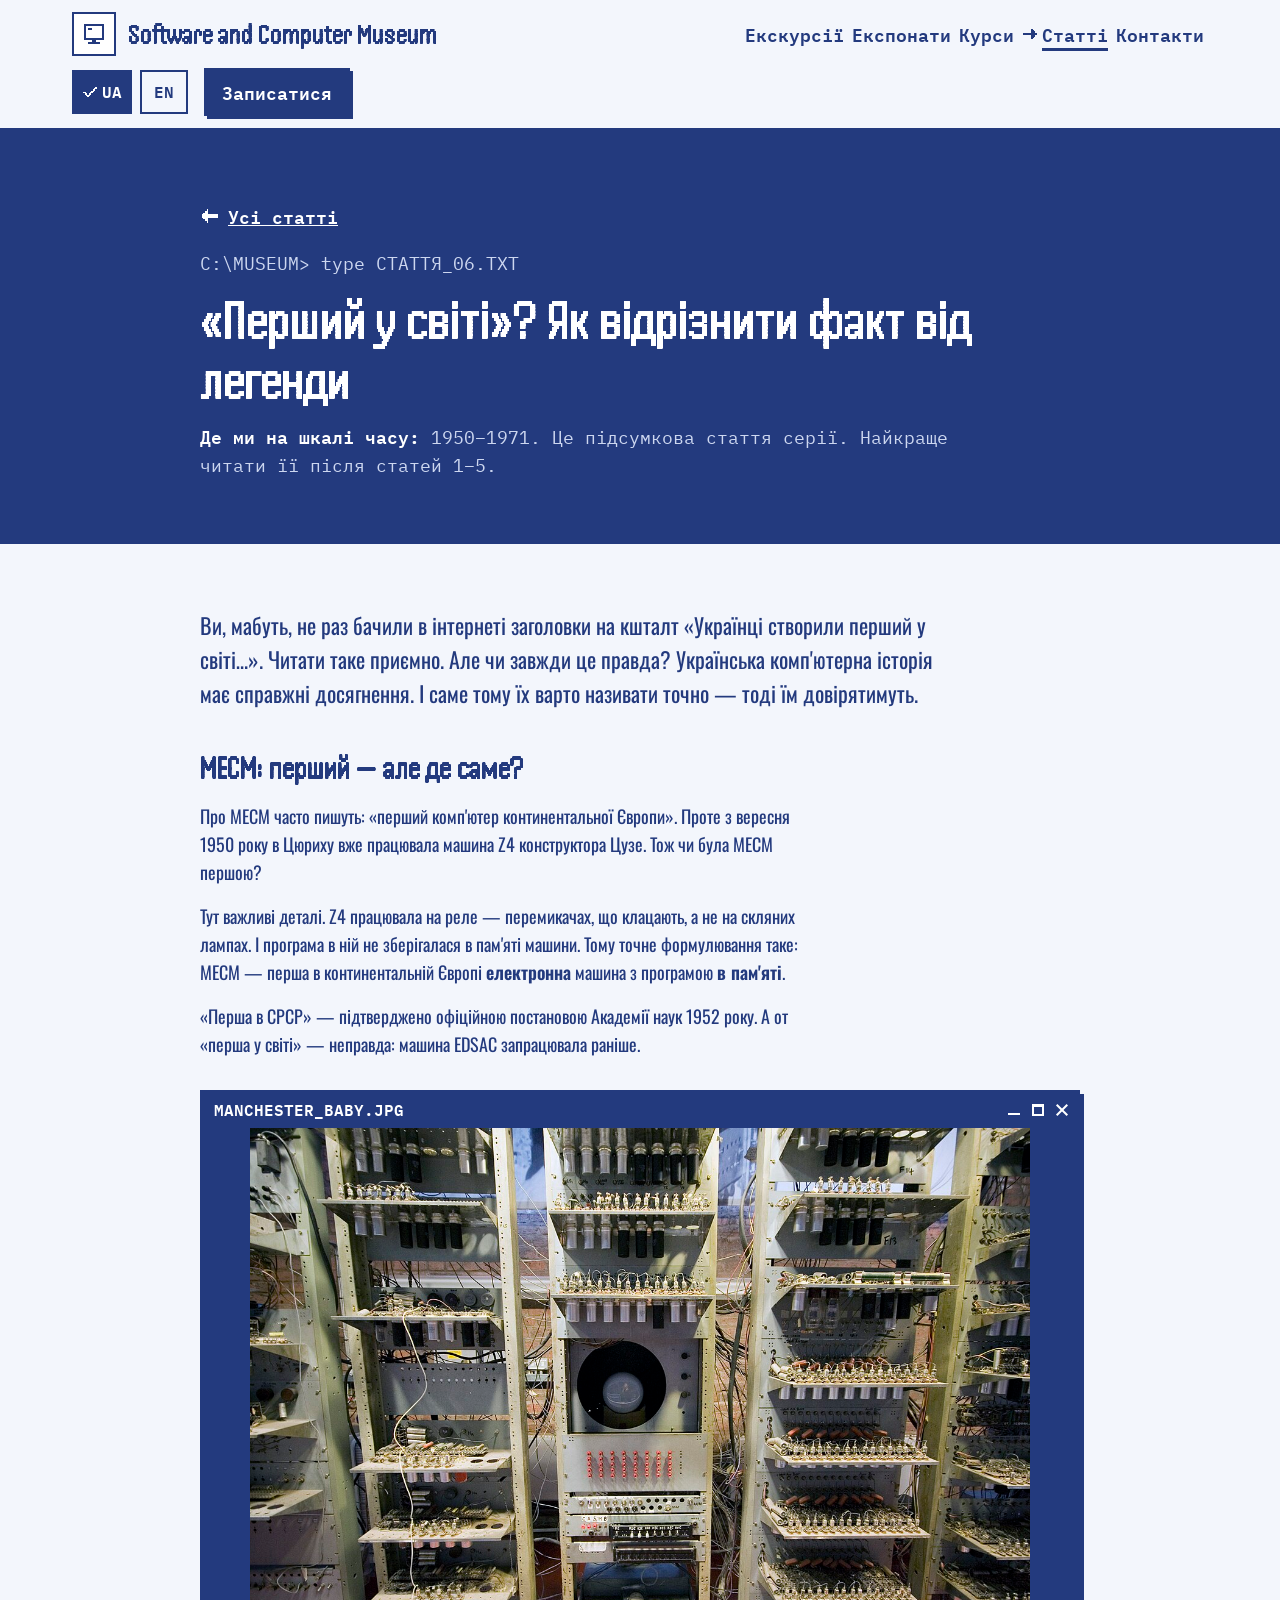
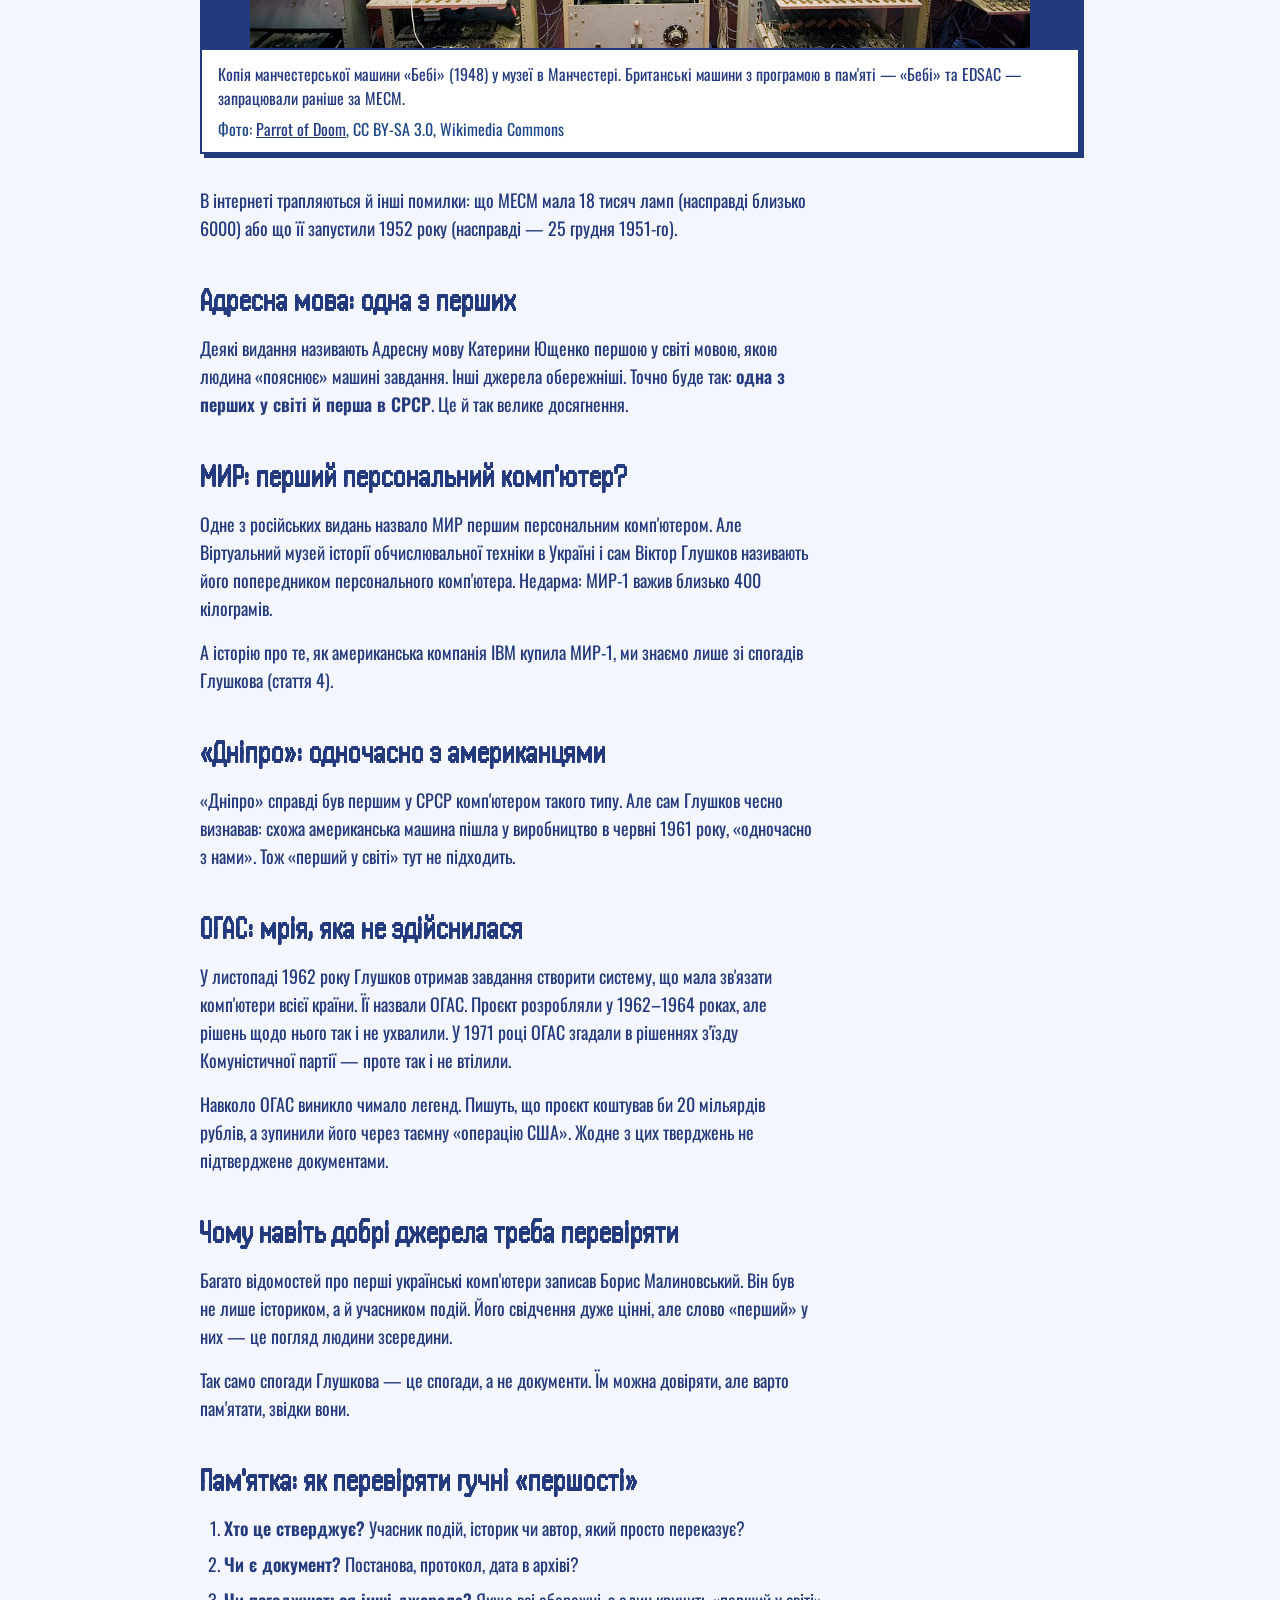
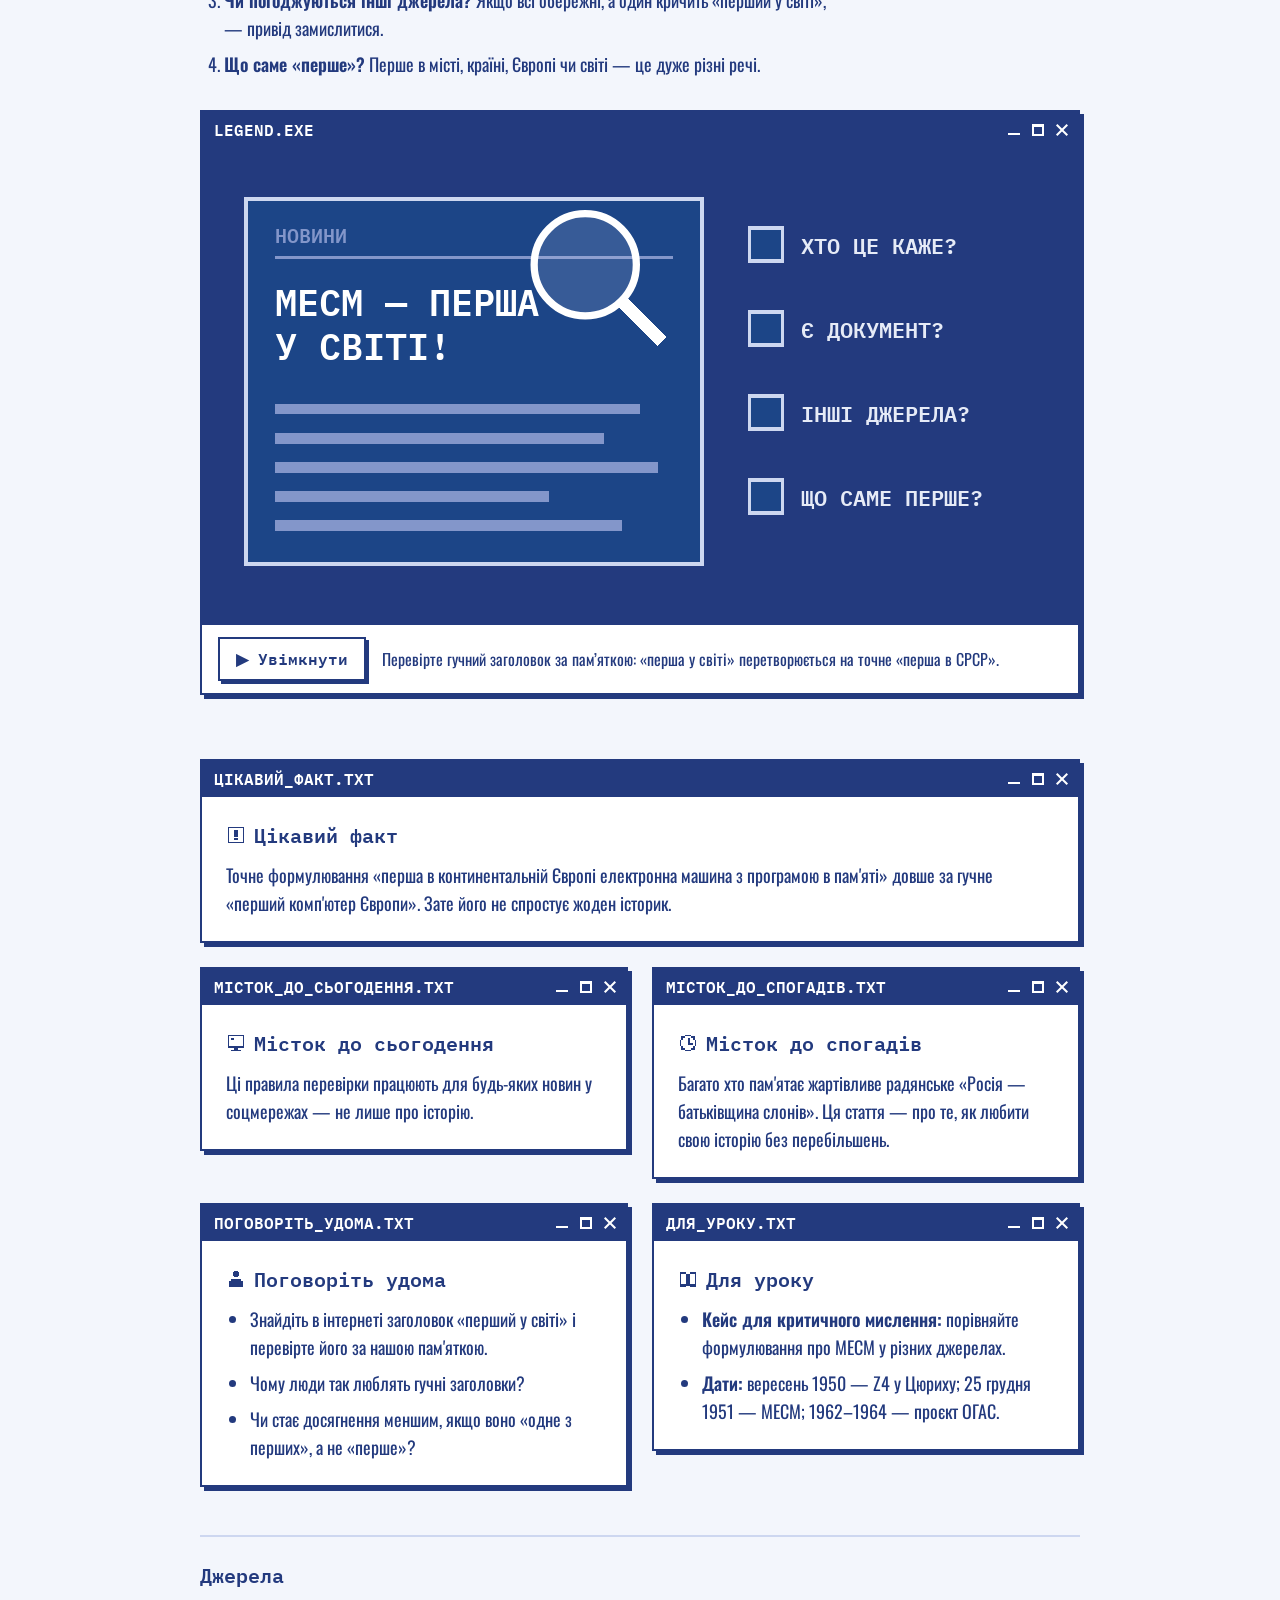
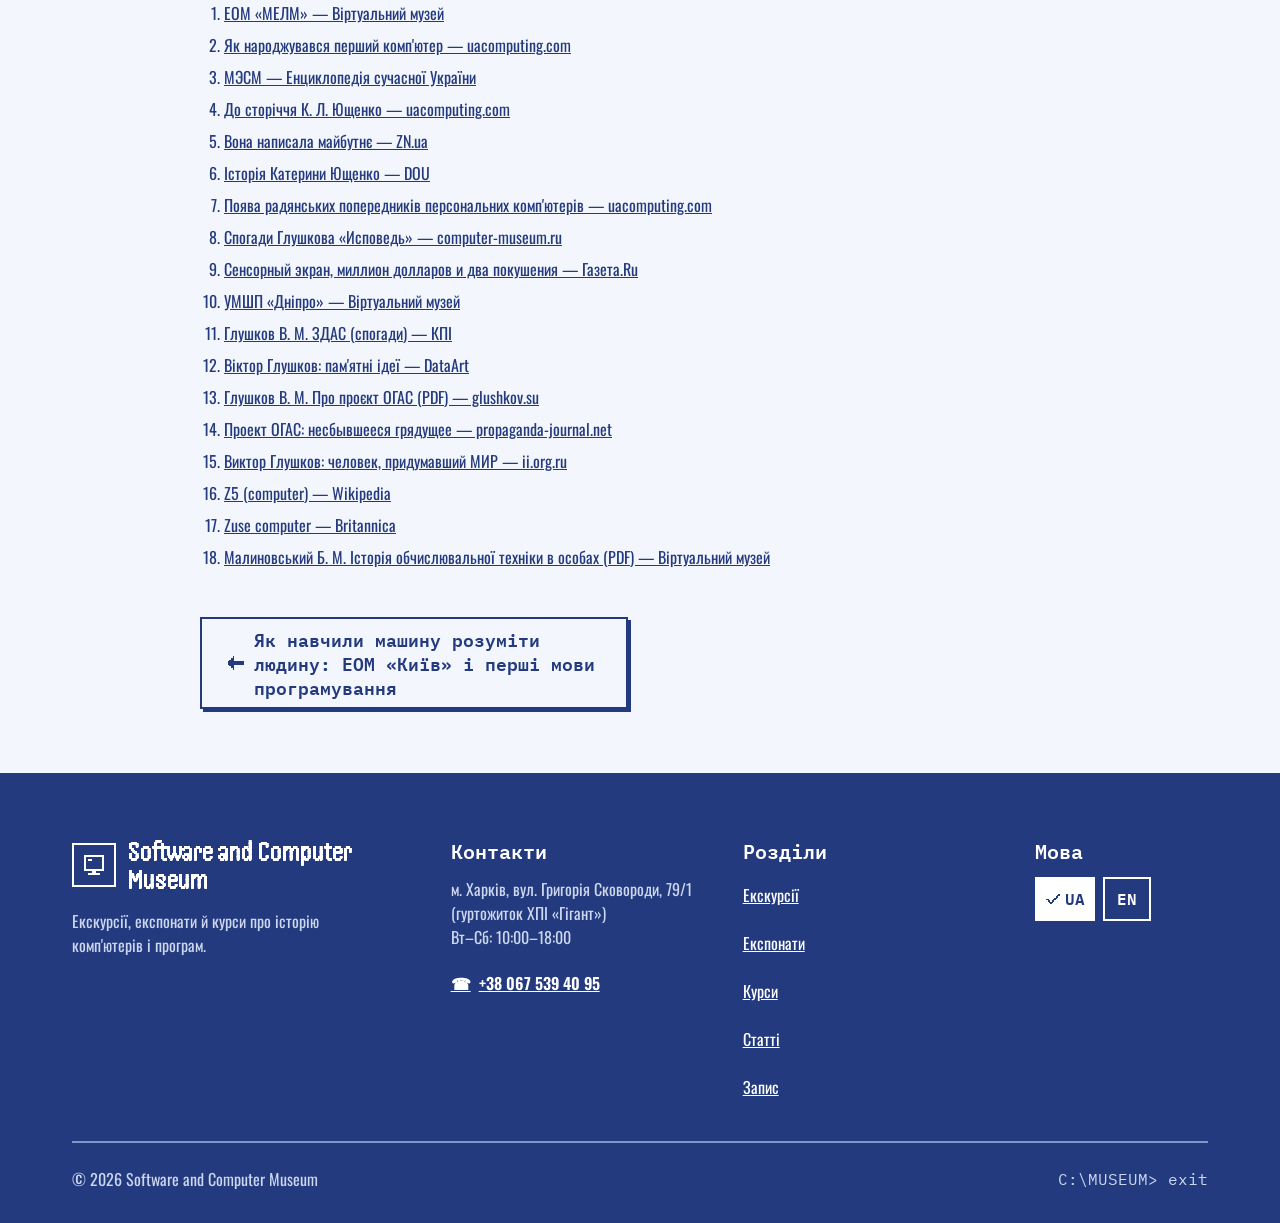
<file: articles/06-pershyi-u-sviti-fakt-chy-lehenda.html>
<!doctype html>
<html lang="uk" data-page-lang="uk">
<head>
  <meta charset="utf-8">
  <meta name="viewport" content="width=device-width, initial-scale=1">
  <title>«Перший у світі»? Як відрізнити факт від легенди — Software and Computer Museum</title>
  <meta name="description" content="Ви, мабуть, не раз бачили в інтернеті заголовки на кшталт «Українці створили перший у світі…». Читати таке приємно. Але чи завжди це правда? Українська комп'ютерна історія має справжні досягнення. І саме тому їх варто називати точно — тоді їм довірятимуть.">
  <link rel="alternate" hreflang="uk" href="06-pershyi-u-sviti-fakt-chy-lehenda.html">
  <link rel="alternate" hreflang="en" href="en/06-pershyi-u-sviti-fakt-chy-lehenda.html">
  <link rel="stylesheet" href="../assets/css/fonts.css?v=20261114o">
  <link rel="stylesheet" href="../assets/css/tokens.css?v=20261114o">
  <link rel="stylesheet" href="../assets/css/site.css?v=20261114o">
</head>
<body id="top">
<!-- Згенеровано tools/build-articles.js — не редагуйте вручну, змінюйте .md-файли в articles/ -->

<svg width="0" height="0" style="position: absolute;" aria-hidden="true" focusable="false">
  <symbol id="ic-monitor" viewBox="0 0 12 12"><path fill-rule="evenodd" shape-rendering="crispEdges" d="M1 1h10v8H1zM2 2v6h8V2zM3 3h2v1H3zM5 9h2v1H5zM3 10h6v1H3z"/></symbol>
  <symbol id="ic-floppy" viewBox="0 0 12 12"><path fill-rule="evenodd" shape-rendering="crispEdges" d="M1 1h9v1h1v9H1zM3 1h5v3H3zM6 2h1v1H6zM3 6h6v4H3z"/></symbol>
  <symbol id="ic-clock" viewBox="0 0 12 12"><path fill-rule="evenodd" shape-rendering="crispEdges" d="M4 1h4v1h2v2h1v4h-1v2H8v1H4v-1H2V8H1V4h1V2h2zM4 2h4v1h1v1h1v4H9v1H8v1H4V9H3V8H2V4h1V3h1zM6 3h1v3h2v1H6z"/></symbol>
  <symbol id="ic-person" viewBox="0 0 12 12"><path fill-rule="evenodd" shape-rendering="crispEdges" d="M5 1h2v1h1v2H7v1H5V4H4V2h1zM3 6h6v1h1v4H2V7h1z"/></symbol>
  <symbol id="ic-ticket" viewBox="0 0 12 12"><path fill-rule="evenodd" shape-rendering="crispEdges" d="M1 3h10v2h-1v2h1v2H1V7h1V5H1zM6 4h1v1H6zM6 7h1v1H6z"/></symbol>
  <symbol id="ic-calendar" viewBox="0 0 12 12"><path fill-rule="evenodd" shape-rendering="crispEdges" d="M1 2h10v9H1zM2 5h8v5H2zM3 1h1v1H3zM8 1h1v1H8zM3 6h2v2H3z"/></symbol>
  <symbol id="ic-arrow-right" viewBox="0 0 12 12"><path shape-rendering="crispEdges" d="M1 5h6V2h1v1h1v1h1v1h1v2h-1v1H9v1H8v1H7V7H1z"/></symbol>
  <symbol id="ic-arrow-down" viewBox="0 0 12 12"><path shape-rendering="crispEdges" d="M5 1V7H2v1h1v1h1v1h1v1h2v-1h1V9h1V8h1V7H7V1z"/></symbol>
  <symbol id="ic-check" viewBox="0 0 12 12"><path shape-rendering="crispEdges" d="M1 6h2v1h1v1h1V7h1V6h1V5h1V4h1V3h1V2h1v2h-1v1H9v1H8v1H7v1H6v1H5v1H4V9H3V8H2V7H1z"/></symbol>
  <symbol id="ic-alert" viewBox="0 0 12 12"><path fill-rule="evenodd" shape-rendering="crispEdges" d="M1 1h10v10H1zM2 2v8h8V2zM5 3h2v4H5zM5 8h2v1H5z"/></symbol>
  <symbol id="ic-phone" viewBox="0 0 12 12"><path fill-rule="evenodd" shape-rendering="crispEdges" d="M2 1h3v3H4v2h1v1h1v1h2V7h3v3h-1v1H7v-1H5V9H4V8H3V6H2V4H1V2h1z"/></symbol>
  <symbol id="ic-pin" viewBox="0 0 12 12"><path fill-rule="evenodd" shape-rendering="crispEdges" d="M4 1h4v1h1v1h1v4H9v1H8v1H7v2H5V9H4V8H3V7H2V3h1V2h1zM5 3h2v2H5z"/></symbol>
  <symbol id="ic-book" viewBox="0 0 12 12"><path fill-rule="evenodd" shape-rendering="crispEdges" d="M1 2h4v1h2V2h4v9H7v-1H5v1H1zM2 3h3v6H2zM7 3h3v6H7z"/></symbol>
  <symbol id="ic-menu" viewBox="0 0 12 12"><path shape-rendering="crispEdges" d="M1 2h10v2H1zM1 5h10v2H1zM1 8h10v2H1z"/></symbol>
  <symbol id="ic-close" viewBox="0 0 12 12"><path shape-rendering="crispEdges" d="M1 1h2v1h1v1h1v1h2V3h1V2h1V1h2v2h-1v1H9v1H8v2h1v1h1v1h1v2H9v-1H8V9H7V8H5v1H4v1H3v1H1V9h1V8h1V7h1V5H3V4H2V3H1z"/></symbol>
</svg>

<a class="skip" href="#main" data-i18n="k1">Перейти до основного вмісту</a>

<header class="hdr">
  <div class="wrap hdr-bar">
    <a class="logo hdr-logo" href="../index.html" data-i18n-attr="aria-label:k2" aria-label="Software and Computer Museum — на початок сторінки">
      <span class="logo-box"><svg class="ic i-l" aria-hidden="true"><use href="#ic-monitor"/></svg></span>
      <span class="disp logo-name">Software and Computer Museum</span>
    </a>
    <nav class="nav" data-i18n-attr="aria-label:k4" aria-label="Розділи сторінки">
      <a class="nl" href="../index.html#tours"><svg class="ic i-s" aria-hidden="true"><use href="#ic-arrow-right"/></svg><span data-i18n="k5">Екскурсії</span></a>
      <a class="nl" href="../index.html#exhibits"><svg class="ic i-s" aria-hidden="true"><use href="#ic-arrow-right"/></svg><span data-i18n="k6">Експонати</span></a>
      <a class="nl" href="../index.html#courses"><svg class="ic i-s" aria-hidden="true"><use href="#ic-arrow-right"/></svg><span data-i18n="k7">Курси</span></a>
      <a class="nl" href="../articles.html" aria-current="page" data-href-uk="../articles.html" data-href-en="../articles-en.html"><svg class="ic i-s" aria-hidden="true"><use href="#ic-arrow-right"/></svg><span data-i18n="k148">Статті</span></a>
      <a class="nl" href="../index.html#contacts"><svg class="ic i-s" aria-hidden="true"><use href="#ic-arrow-right"/></svg><span data-i18n="k8">Контакти</span></a>
    </nav>
    <div class="hdr-actions">
      <div class="langs" role="group" data-i18n-attr="aria-label:k9" aria-label="Мова сайту">
        <button type="button" class="lang" data-lang="uk" aria-pressed="true" data-i18n-attr="aria-label:k10" aria-label="UA — українська"><svg class="ic i-s" aria-hidden="true"><use href="#ic-check"/></svg>UA</button>
        <button type="button" class="lang" data-lang="en" lang="en" aria-pressed="false" data-i18n-attr="aria-label:k12" aria-label="EN — English"><svg class="ic i-s" aria-hidden="true"><use href="#ic-check"/></svg>EN</button>
      </div>
      <a class="btn" href="../index.html#booking" data-i18n="k14">Записатися</a>
    </div>
    <button type="button" class="btn btn-ghost burger" aria-expanded="false" aria-controls="mobile-menu">
      <span class="burger-closed" style="display: inline-flex; align-items: center; gap: var(--space-2);"><svg class="ic i-l" aria-hidden="true"><use href="#ic-menu"/></svg><span data-i18n="k15">Меню</span></span>
      <span class="burger-open" style="display: inline-flex; align-items: center; gap: var(--space-2);" hidden><svg class="ic i-l" aria-hidden="true"><use href="#ic-close"/></svg><span class="sr-only" data-i18n="k16">Закрити</span></span>
    </button>
  </div>
  <div class="wrap mmenu" id="mobile-menu" hidden>
    <nav class="mnav" data-i18n-attr="aria-label:k17" aria-label="Розділи сторінки (мобільне меню)">
      <a class="ml" href="../index.html#tours"><span data-i18n="k5">Екскурсії</span><svg class="ic i-m go" aria-hidden="true"><use href="#ic-arrow-right"/></svg><span class="here" aria-hidden="true"><svg class="ic i-s"><use href="#ic-check"/></svg><span data-i18n="k18">ви тут</span></span></a>
      <a class="ml" href="../index.html#exhibits"><span data-i18n="k6">Експонати</span><svg class="ic i-m go" aria-hidden="true"><use href="#ic-arrow-right"/></svg><span class="here" aria-hidden="true"><svg class="ic i-s"><use href="#ic-check"/></svg><span data-i18n="k18">ви тут</span></span></a>
      <a class="ml" href="../index.html#courses"><span data-i18n="k7">Курси</span><svg class="ic i-m go" aria-hidden="true"><use href="#ic-arrow-right"/></svg><span class="here" aria-hidden="true"><svg class="ic i-s"><use href="#ic-check"/></svg><span data-i18n="k18">ви тут</span></span></a>
      <a class="ml" href="../articles.html" aria-current="page" data-href-uk="../articles.html" data-href-en="../articles-en.html"><span data-i18n="k148">Статті</span><svg class="ic i-m go" aria-hidden="true"><use href="#ic-arrow-right"/></svg><span class="here" aria-hidden="true"><svg class="ic i-s"><use href="#ic-check"/></svg><span data-i18n="k18">ви тут</span></span></a>
      <a class="ml" href="../index.html#contacts"><span data-i18n="k8">Контакти</span><svg class="ic i-m go" aria-hidden="true"><use href="#ic-arrow-right"/></svg><span class="here" aria-hidden="true"><svg class="ic i-s"><use href="#ic-check"/></svg><span data-i18n="k18">ви тут</span></span></a>
    </nav>
    <div class="mmenu-actions">
      <div class="langs" role="group" data-i18n-attr="aria-label:k9" aria-label="Мова сайту">
        <button type="button" class="lang" data-lang="uk" aria-pressed="true" data-i18n-attr="aria-label:k10" aria-label="UA — українська"><svg class="ic i-s" aria-hidden="true"><use href="#ic-check"/></svg>UA</button>
        <button type="button" class="lang" data-lang="en" lang="en" aria-pressed="false" data-i18n-attr="aria-label:k12" aria-label="EN — English"><svg class="ic i-s" aria-hidden="true"><use href="#ic-check"/></svg>EN</button>
      </div>
      <a class="btn" href="../index.html#booking" data-close-menu data-i18n="k14">Записатися</a>
    </div>
  </div>
</header>

<main id="main">

<section class="art-head" data-theme="dark" aria-labelledby="art-title">
  <div class="wrap">
    <div class="sec-head">
      <a class="back" href="../articles.html"><svg class="ic i-m" aria-hidden="true"><use href="#ic-arrow-right"/></svg><span>Усі статті</span></a>
      <p class="mono prompt" aria-hidden="true">C:\MUSEUM&gt; type СТАТТЯ_06.TXT</p>
      <h1 id="art-title" class="disp h2">«Перший у світі»? Як відрізнити факт від легенди</h1>
      <p class="timeline"><strong>Де ми на шкалі часу:</strong> 1950–1971. Це підсумкова стаття серії. Найкраще читати її після статей 1–5.</p>
    </div>
  </div>
</section>

<section class="sec">
  <div class="wrap">
    <div class="art">
      <article class="prose">
        <p>Ви, мабуть, не раз бачили в інтернеті заголовки на кшталт «Українці створили перший у світі…». Читати таке приємно. Але чи завжди це правда? Українська комп'ютерна історія має справжні досягнення. І саме тому їх варто називати точно — тоді їм довірятимуть.</p>
        <h2>МЕСМ: перший — але де саме?</h2>
        <p>Про МЕСМ часто пишуть: «перший комп'ютер континентальної Європи». Проте з вересня 1950 року в Цюриху вже працювала машина Z4 конструктора Цузе. Тож чи була МЕСМ першою?</p>
        <p>Тут важливі деталі. Z4 працювала на реле — перемикачах, що клацають, а не на скляних лампах. І програма в ній не зберігалася в пам'яті машини. Тому точне формулювання таке: МЕСМ — перша в континентальній Європі <strong>електронна</strong> машина з програмою <strong>в пам'яті</strong>.</p>
        <p>«Перша в СРСР» — підтверджено офіційною постановою Академії наук 1952 року. А от «перша у світі» — неправда: машина EDSAC запрацювала раніше.</p>
        <figure class="win fig fig-photo">
          <div class="wtitle" aria-hidden="true"><span>MANCHESTER_BABY.JPG</span><span class="wctl"><span></span><span></span><span></span></span></div>
          <button type="button" class="fig-zoom" aria-label="Збільшити фото: Стійки з лампами й проводами, посередині — круглий екран"><img src="../assets/img/articles/manchester-baby.jpg" alt="Стійки з лампами й проводами, посередині — круглий екран" loading="lazy" decoding="async"></button>
          <figcaption class="fig-cap"><span>Копія манчестерської машини «Бебі» (1948) у музеї в Манчестері. Британські машини з програмою в пам'яті — «Бебі» та EDSAC — запрацювали раніше за МЕСМ.</span><span class="credit">Фото: <a href="https://commons.wikimedia.org/wiki/File:SSEM_Manchester_museum_close_up.jpg">Parrot of Doom</a>, CC BY-SA 3.0, Wikimedia Commons</span></figcaption>
        </figure>
        <p>В інтернеті трапляються й інші помилки: що МЕСМ мала 18 тисяч ламп (насправді близько 6000) або що її запустили 1952 року (насправді — 25 грудня 1951-го).</p>
        <h2>Адресна мова: одна з перших</h2>
        <p>Деякі видання називають Адресну мову Катерини Ющенко першою у світі мовою, якою людина «пояснює» машині завдання. Інші джерела обережніші. Точно буде так: <strong>одна з перших у світі й перша в СРСР</strong>. Це й так велике досягнення.</p>
        <h2>МИР: перший персональний комп'ютер?</h2>
        <p>Одне з російських видань назвало МИР першим персональним комп'ютером. Але Віртуальний музей історії обчислювальної техніки в Україні і сам Віктор Глушков називають його попередником персонального комп'ютера. Недарма: МИР-1 важив близько 400 кілограмів.</p>
        <p>А історію про те, як американська компанія IBM купила МИР-1, ми знаємо лише зі спогадів Глушкова (стаття 4).</p>
        <h2>«Дніпро»: одночасно з американцями</h2>
        <p>«Дніпро» справді був першим у СРСР комп'ютером такого типу. Але сам Глушков чесно визнавав: схожа американська машина пішла у виробництво в червні 1961 року, «одночасно з нами». Тож «перший у світі» тут не підходить.</p>
        <h2>ОГАС: мрія, яка не здійснилася</h2>
        <p>У листопаді 1962 року Глушков отримав завдання створити систему, що мала зв'язати комп'ютери всієї країни. Її назвали ОГАС. Проєкт розробляли у 1962–1964 роках, але рішень щодо нього так і не ухвалили. У 1971 році ОГАС згадали в рішеннях з'їзду Комуністичної партії — проте так і не втілили.</p>
        <p>Навколо ОГАС виникло чимало легенд. Пишуть, що проєкт коштував би 20 мільярдів рублів, а зупинили його через таємну «операцію США». Жодне з цих тверджень не підтверджене документами.</p>
        <h2>Чому навіть добрі джерела треба перевіряти</h2>
        <p>Багато відомостей про перші українські комп'ютери записав Борис Малиновський. Він був не лише істориком, а й учасником подій. Його свідчення дуже цінні, але слово «перший» у них — це погляд людини зсередини.</p>
        <p>Так само спогади Глушкова — це спогади, а не документи. Їм можна довіряти, але варто пам'ятати, звідки вони.</p>
        <h2>Пам'ятка: як перевіряти гучні «першості»</h2>
        <ol>
  <li><strong>Хто це стверджує?</strong> Учасник подій, історик чи автор, який просто переказує?</li>
  <li><strong>Чи є документ?</strong> Постанова, протокол, дата в архіві?</li>
  <li><strong>Чи погоджуються інші джерела?</strong> Якщо всі обережні, а один кричить «перший у світі», — привід замислитися.</li>
  <li><strong>Що саме «перше»?</strong> Перше в місті, країні, Європі чи світі — це дуже різні речі.</li>
</ol>
        <figure class="win fig fig-ill">
          <div class="wtitle" aria-hidden="true"><span>LEGEND.EXE</span><span class="wctl"><span></span><span></span><span></span></span></div>
          <div class="fig-body"><svg class="ill-art" viewBox="0 0 480 260" role="img" aria-label="Гучний заголовок «Перший у світі!» перевіряють за пам'яткою">
      <rect class="bg" width="480" height="260"/>
      <rect class="bx" x="24" y="28" width="250" height="200"/>
      <text class="t dim-t" x="40" y="52" text-anchor="start">НОВИНИ</text>
      <path class="ln" d="M40 60H258"/>
      <text class="t big" x="40" y="92" text-anchor="start">МЕСМ — ПЕРША</text>
      <text class="t big" x="40" y="116" text-anchor="start">У СВІТІ!</text>
      <path class="strike" pathLength="100" d="M36 111H170"/>
      <rect class="gray" x="40" y="140" width="200" height="6"/><rect class="gray" x="40" y="156" width="180" height="6"/><rect class="gray" x="40" y="172" width="210" height="6"/><rect class="gray" x="40" y="188" width="150" height="6"/><rect class="gray" x="40" y="204" width="190" height="6"/>
      <g class="stamp"><rect x="96" y="150" width="166" height="54"/><text class="t stamp-t" x="179" y="172" text-anchor="middle">ПЕРША В СРСР ✓</text><text class="t stamp-t" x="179" y="192" text-anchor="middle">ПОСТАНОВА 1952</text></g>
      <g class="lens"><circle class="glass" cx="210" cy="64" r="28"/><path class="handle" d="M230 84l22 22"/></g>
      <g class="chk" style="--d:400ms"><rect class="bx" x="300" y="44" width="18" height="18"/><path class="tick" d="M303 53l5 5 8-10"/><text class="t" x="328" y="58" text-anchor="start">ХТО ЦЕ КАЖЕ?</text></g><g class="chk" style="--d:900ms"><rect class="bx" x="300" y="90" width="18" height="18"/><path class="tick" d="M303 99l5 5 8-10"/><text class="t" x="328" y="104" text-anchor="start">Є ДОКУМЕНТ?</text></g><g class="chk" style="--d:1400ms"><rect class="bx" x="300" y="136" width="18" height="18"/><path class="tick" d="M303 145l5 5 8-10"/><text class="t" x="328" y="150" text-anchor="start">ІНШІ ДЖЕРЕЛА?</text></g><g class="chk" style="--d:1900ms"><rect class="bx" x="300" y="182" width="18" height="18"/><path class="tick" d="M303 191l5 5 8-10"/><text class="t" x="328" y="196" text-anchor="start">ЩО САМЕ ПЕРШЕ?</text></g>
    </svg></div>
          <figcaption class="fig-cap"><button type="button" class="btn btn-ghost ill-toggle" aria-pressed="false" data-on="▶ Увімкнути" data-off="■ Вимкнути">▶ Увімкнути</button><span>Перевірте гучний заголовок за пам’яткою: «перша у світі» перетворюється на точне «перша в СРСР».</span></figcaption>
        </figure>
      </article>

      <div class="notes">
      <aside class="win note" aria-label="Цікавий факт">
        <div class="wtitle" aria-hidden="true"><span>ЦІКАВИЙ_ФАКТ.TXT</span><span class="wctl"><span></span><span></span><span></span></span></div>
        <div class="winbody">
          <h2 class="h4"><svg class="ic i-m" aria-hidden="true"><use href="#ic-alert"/></svg>Цікавий факт</h2>
          <p>Точне формулювання «перша в континентальній Європі електронна машина з програмою в пам'яті» довше за гучне «перший комп'ютер Європи». Зате його не спростує жоден історик.</p>
        </div>
      </aside>
      <aside class="win note" aria-label="Місток до сьогодення">
        <div class="wtitle" aria-hidden="true"><span>МІСТОК_ДО_СЬОГОДЕННЯ.TXT</span><span class="wctl"><span></span><span></span><span></span></span></div>
        <div class="winbody">
          <h2 class="h4"><svg class="ic i-m" aria-hidden="true"><use href="#ic-monitor"/></svg>Місток до сьогодення</h2>
          <p>Ці правила перевірки працюють для будь-яких новин у соцмережах — не лише про історію.</p>
        </div>
      </aside>
      <aside class="win note" aria-label="Місток до спогадів">
        <div class="wtitle" aria-hidden="true"><span>МІСТОК_ДО_СПОГАДІВ.TXT</span><span class="wctl"><span></span><span></span><span></span></span></div>
        <div class="winbody">
          <h2 class="h4"><svg class="ic i-m" aria-hidden="true"><use href="#ic-clock"/></svg>Місток до спогадів</h2>
          <p>Багато хто пам'ятає жартівливе радянське «Росія — батьківщина слонів». Ця стаття — про те, як любити свою історію без перебільшень.</p>
        </div>
      </aside>
      <aside class="win note" aria-label="Поговоріть удома">
        <div class="wtitle" aria-hidden="true"><span>ПОГОВОРІТЬ_УДОМА.TXT</span><span class="wctl"><span></span><span></span><span></span></span></div>
        <div class="winbody">
          <h2 class="h4"><svg class="ic i-m" aria-hidden="true"><use href="#ic-person"/></svg>Поговоріть удома</h2>
          <ul>
  <li>Знайдіть в інтернеті заголовок «перший у світі» і перевірте його за нашою пам'яткою.</li>
  <li>Чому люди так люблять гучні заголовки?</li>
  <li>Чи стає досягнення меншим, якщо воно «одне з перших», а не «перше»?</li>
</ul>
        </div>
      </aside>
      <aside class="win note" aria-label="Для уроку">
        <div class="wtitle" aria-hidden="true"><span>ДЛЯ_УРОКУ.TXT</span><span class="wctl"><span></span><span></span><span></span></span></div>
        <div class="winbody">
          <h2 class="h4"><svg class="ic i-m" aria-hidden="true"><use href="#ic-book"/></svg>Для уроку</h2>
          <ul>
  <li><strong>Кейс для критичного мислення:</strong> порівняйте формулювання про МЕСМ у різних джерелах.</li>
  <li><strong>Дати:</strong> вересень 1950 — Z4 у Цюриху; 25 грудня 1951 — МЕСМ; 1962–1964 — проєкт ОГАС.</li>
</ul>
        </div>
      </aside>
      </div>

      <section class="sources" aria-labelledby="sources-title">
        <h2 id="sources-title" class="h4">Джерела</h2>
        <ol>
  <li><a href="https://www.icfcst.kiev.ua/MUSEUM/LEBEDEV/L_MESM_u.html">ЕОМ «МЕЛМ» — Віртуальний музей</a></li>
  <li><a href="https://uacomputing.com/stories/mesm/">Як народжувався перший комп'ютер — uacomputing.com</a></li>
  <li><a href="https://esu.com.ua/article-66636">МЭСМ — Енциклопедія сучасної України</a></li>
  <li><a href="https://uacomputing.com/ushch100/">До сторіччя К. Л. Ющенко — uacomputing.com</a></li>
  <li><a href="https://zn.ua/ukr/personalities/vona-napisala-maybutnye-333576_.html">Вона написала майбутнє — ZN.ua</a></li>
  <li><a href="https://dou.ua/lenta/interviews/about-kateryna-yushchenko/">Історія Катерини Ющенко — DOU</a></li>
  <li><a href="https://uacomputing.com/stories/emerging-of-soviet-predecessors-of-personal-computers/">Поява радянських попередників персональних комп'ютерів — uacomputing.com</a></li>
  <li><a href="https://www.computer-museum.ru/galglory/glushkov_book_4_2.htm">Спогади Глушкова «Исповедь» — computer-museum.ru</a></li>
  <li><a href="https://www.gazeta.ru/tech/2023/08/24/17467928.shtml">Сенсорный экран, миллион долларов и два покушения — Газета.Ru</a></li>
  <li><a href="https://www.icfcst.kiev.ua/MUSEUM/GL_HALL2/COMPUTERS/Dnepr_printed_u.html">УМШП «Дніпро» — Віртуальний музей</a></li>
  <li><a href="https://kpi.ua/ru/glushkov-book">Глушков В. М. ЗДАС (спогади) — КПІ</a></li>
  <li><a href="https://glushkov.dataart.com/ua">Віктор Глушков: пам'ятні ідеї — DataArt</a></li>
  <li><a href="https://glushkov.su/uploads/OGAS_Glushkov.pdf">Глушков В. М. Про проєкт ОГАС (PDF) — glushkov.su</a></li>
  <li><a href="https://propaganda-journal.net/6491.html">Проект ОГАС: несбывшееся грядущее — propaganda-journal.net</a></li>
  <li><a href="https://ii.org.ru/viktor-glushkov-chelovek-pridumavshij-mir/">Виктор Глушков: человек, придумавший МИР — ii.org.ru</a></li>
  <li><a href="https://en.wikipedia.org/wiki/Z5_(computer)">Z5 (computer) — Wikipedia</a></li>
  <li><a href="https://www.britannica.com/technology/Zuse-computer">Zuse computer — Britannica</a></li>
  <li><a href="https://icfcst.kiev.ua/MUSEUM/TXT/Malinovsky_history_ukr.pdf">Малиновський Б. М. Історія обчислювальної техніки в особах (PDF) — Віртуальний музей</a></li>
</ol>
      </section>

      <nav class="pager" aria-label="Інші статті">
        <a class="btn btn-ghost prev" href="05-yak-navchyly-mashynu-rozumity-lyudynu.html"><svg class="ic i-m" aria-hidden="true"><use href="#ic-arrow-right"/></svg><span>Як навчили машину розуміти людину: ЕОМ «Київ» і перші мови програмування</span></a>
      </nav>
    </div>
  </div>
</section>

</main>

<footer class="ftr" data-theme="dark">
  <div class="wrap ftr-inner">
    <div class="ftr-grid">
      <div class="ftr-col ftr-about">
        <a class="logo" href="../index.html" data-i18n-attr="aria-label:k2" aria-label="Software and Computer Museum — на початок сторінки">
          <span class="logo-box"><svg class="ic i-l" aria-hidden="true"><use href="#ic-monitor"/></svg></span>
          <span class="disp logo-name">Software and Computer Museum</span>
        </a>
        <p class="caption muted" data-i18n="k139">Екскурсії, експонати й курси про історію комп'ютерів і програм.</p>
      </div>
      <div class="ftr-col">
        <p class="h4" data-i18n="k8">Контакти</p>
        <p class="caption muted"><span data-i18n="k131">м. Харків, вул. Григорія Сковороди, 79/1 (гуртожиток ХПІ «Гігант»)</span><br><span data-i18n="k133">Вт–Сб: 10:00–18:00</span></p>
        <a class="ftr-link" href="tel:+380675394095" style="font-weight: 600;" data-i18n-attr="aria-label:k122" aria-label="Зателефонувати в музей: +38 067 539 40 95">+38 067 539 40 95</a>
      </div>
      <nav class="ftr-col ftr-nav" data-i18n-attr="aria-label:k140" aria-label="Розділи сторінки (підвал)">
        <p class="h4" data-i18n="k141">Розділи</p>
        <a class="ftr-link" href="../index.html#tours" data-i18n="k5">Екскурсії</a>
        <a class="ftr-link" href="../index.html#exhibits" data-i18n="k6">Експонати</a>
        <a class="ftr-link" href="../index.html#courses" data-i18n="k7">Курси</a>
        <a class="ftr-link" href="../articles.html" data-href-uk="../articles.html" data-href-en="../articles-en.html" data-i18n="k148">Статті</a>
        <a class="ftr-link" href="../index.html#booking" data-i18n="k142">Запис</a>
      </nav>
      <div class="ftr-col">
        <p class="h4" data-i18n="k143">Мова</p>
        <div class="langs" role="group" data-i18n-attr="aria-label:k9" aria-label="Мова сайту">
          <button type="button" class="lang" data-lang="uk" aria-pressed="true" data-i18n-attr="aria-label:k10" aria-label="UA — українська"><svg class="ic i-s" aria-hidden="true"><use href="#ic-check"/></svg>UA</button>
          <button type="button" class="lang" data-lang="en" lang="en" aria-pressed="false" data-i18n-attr="aria-label:k12" aria-label="EN — English"><svg class="ic i-s" aria-hidden="true"><use href="#ic-check"/></svg>EN</button>
        </div>
      </div>
    </div>
    <div class="ftr-bottom">
      <p class="caption muted" data-i18n="k144">© 2026 Software and Computer Museum</p>
      <p class="mono muted" style="margin: 0;" aria-hidden="true" data-i18n="k145">C:\MUSEUM&gt; exit</p>
    </div>
  </div>
</footer>

<script src="../assets/js/content.uk.js?v=20261114o"></script>
<script src="../assets/js/content.en.js?v=20261114o"></script>
<script src="../assets/js/app.js?v=20261114o"></script>
</body>
</html>
</file>
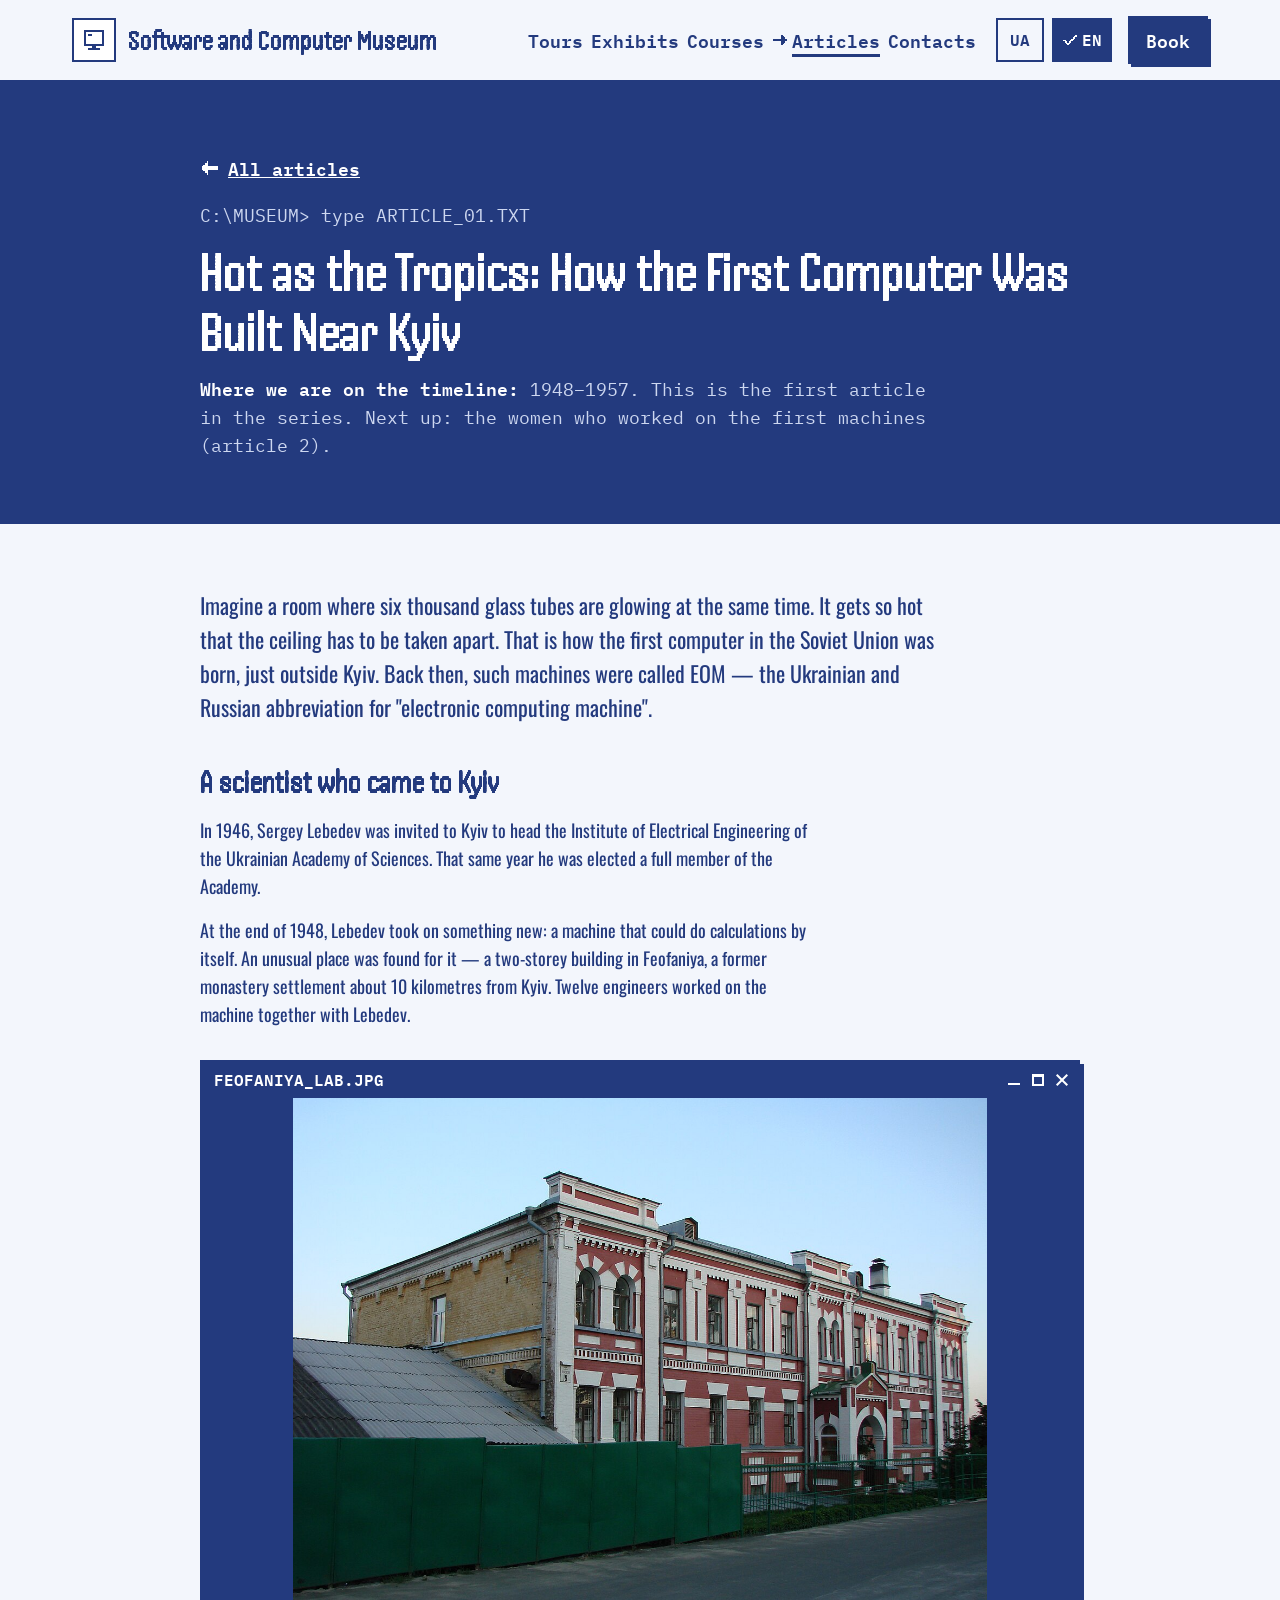
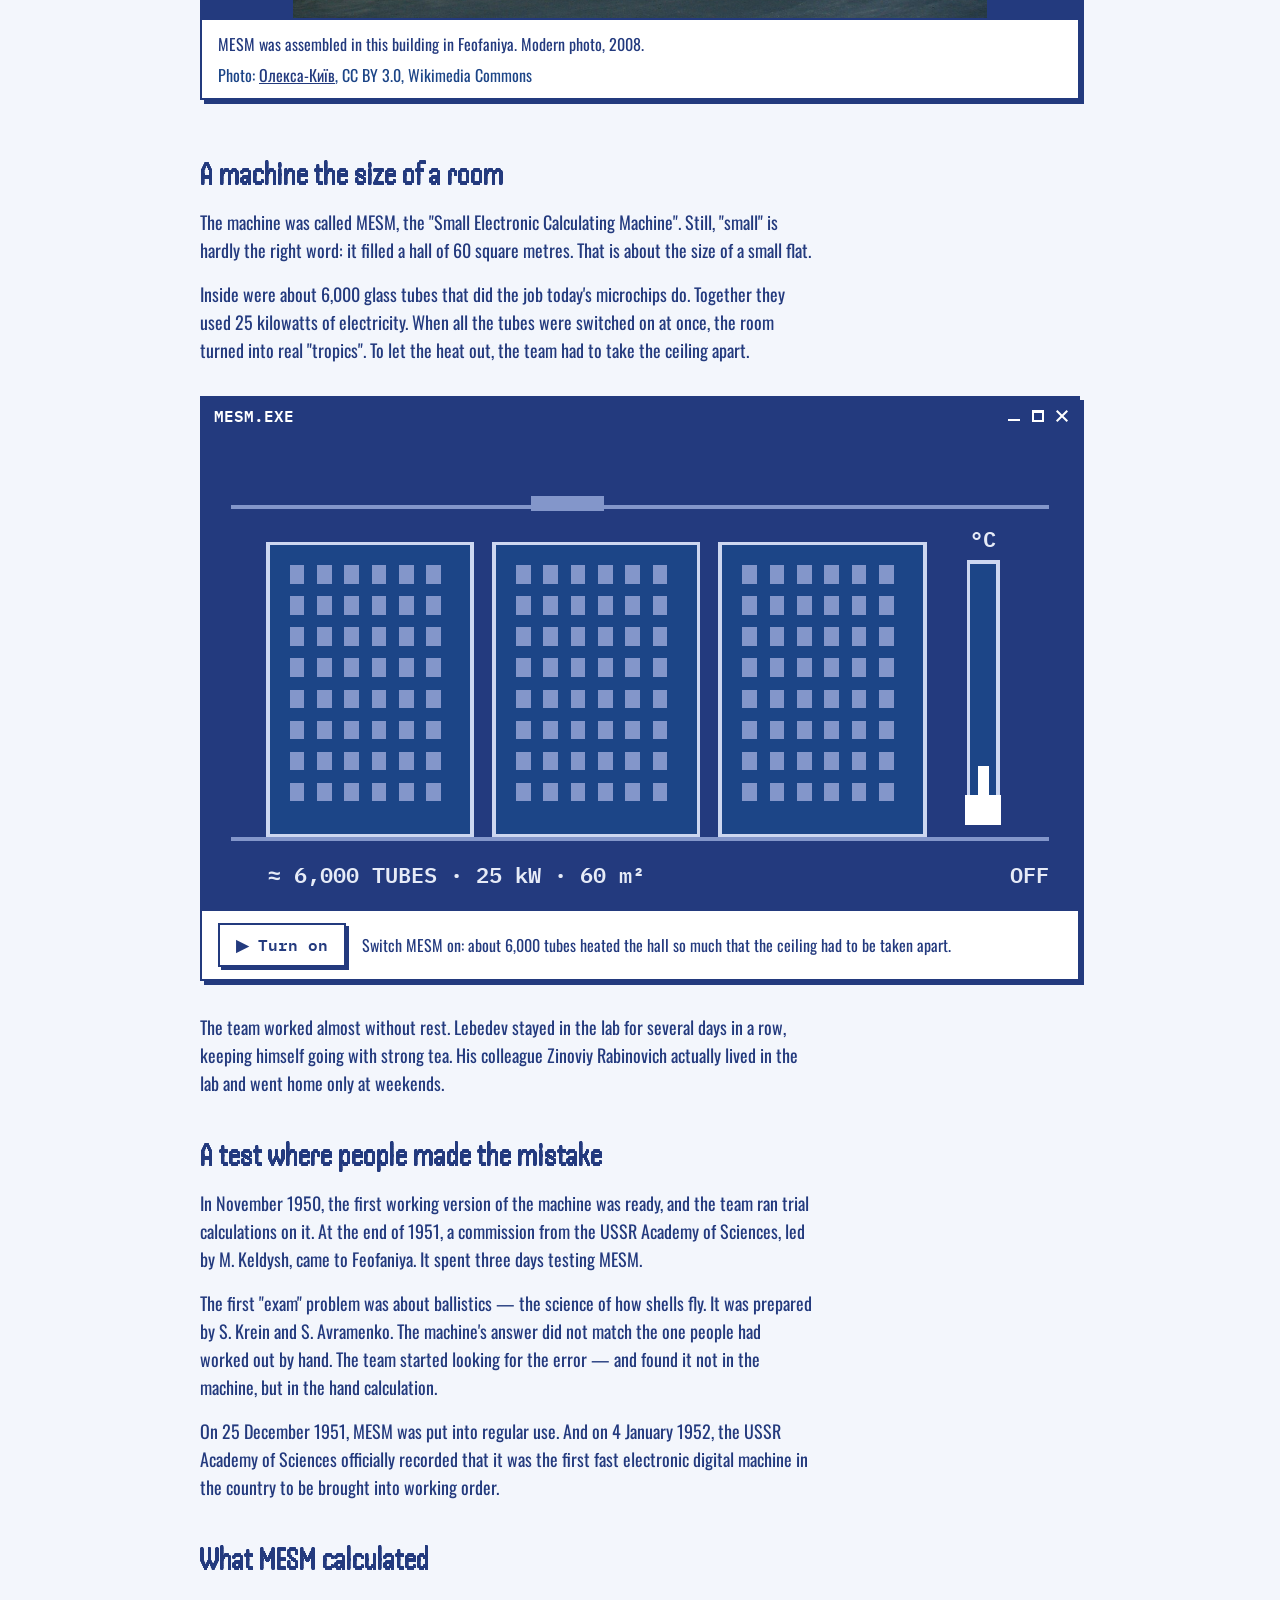
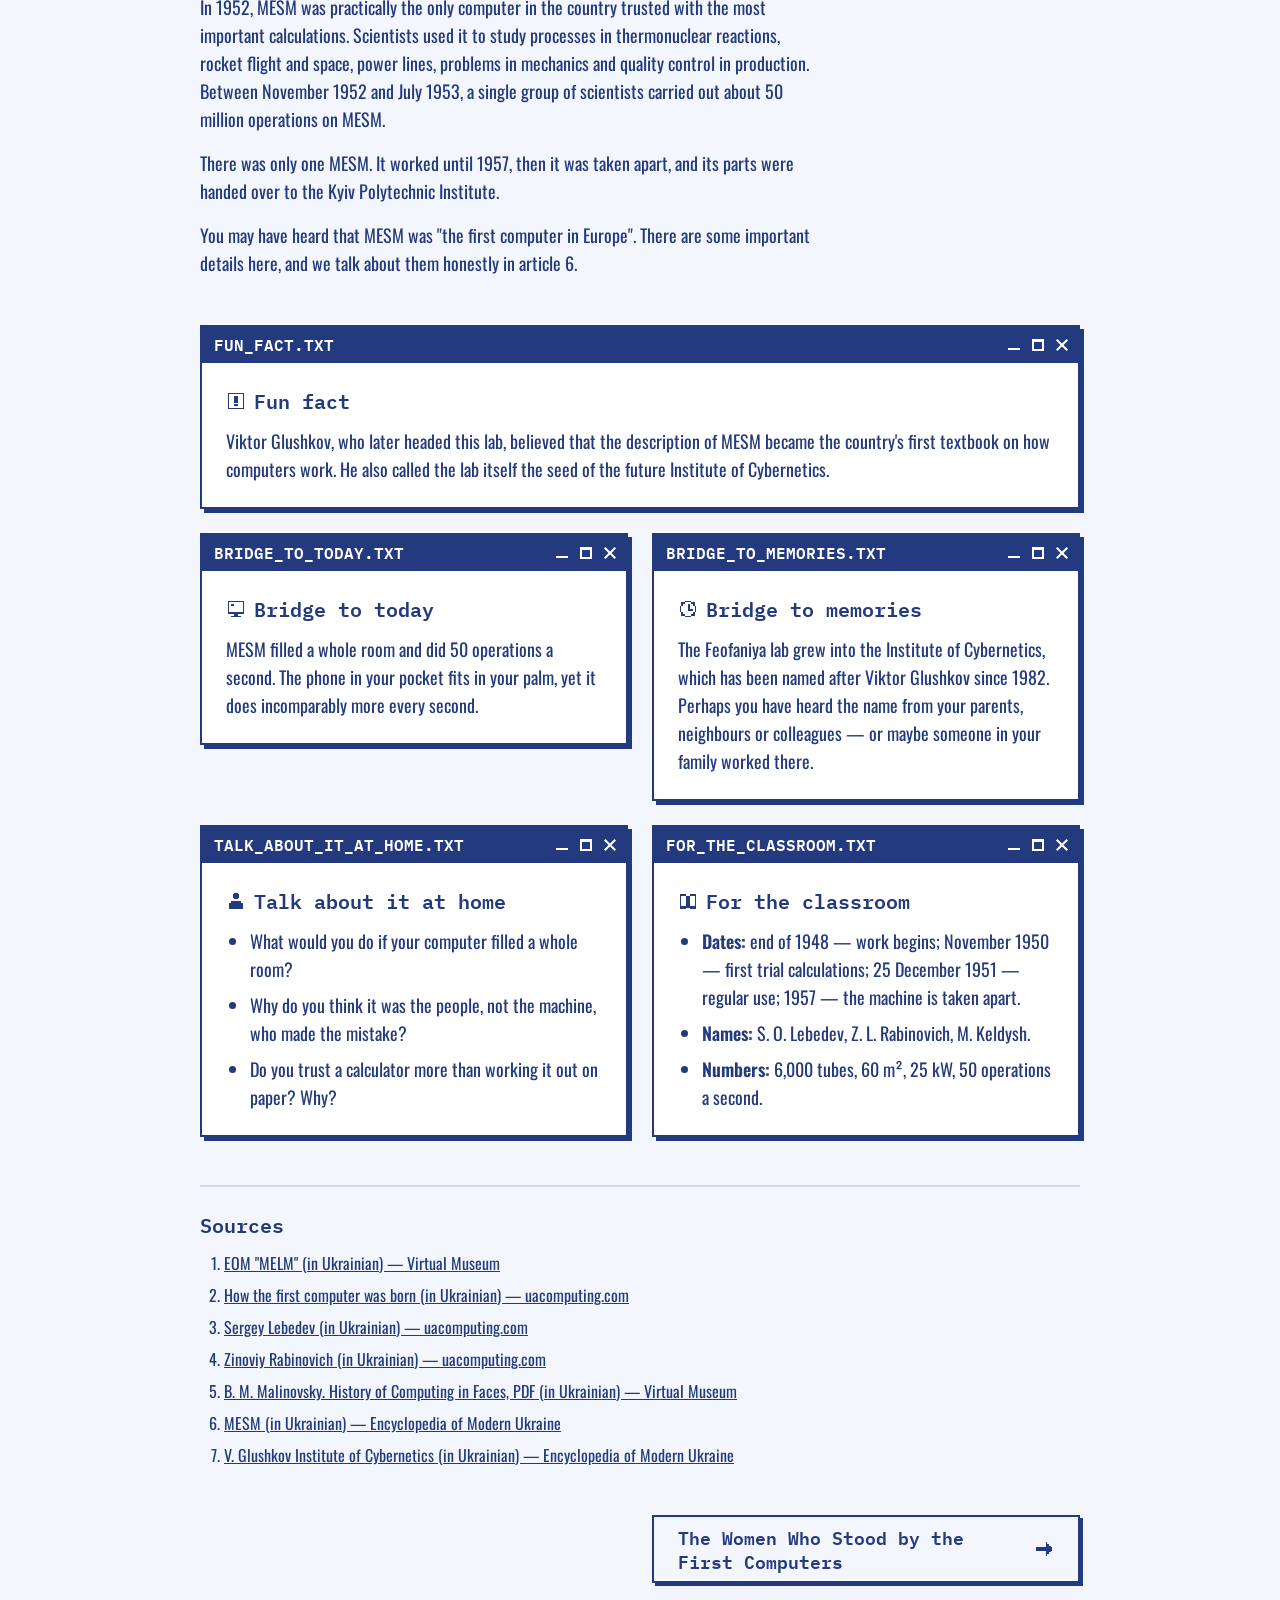
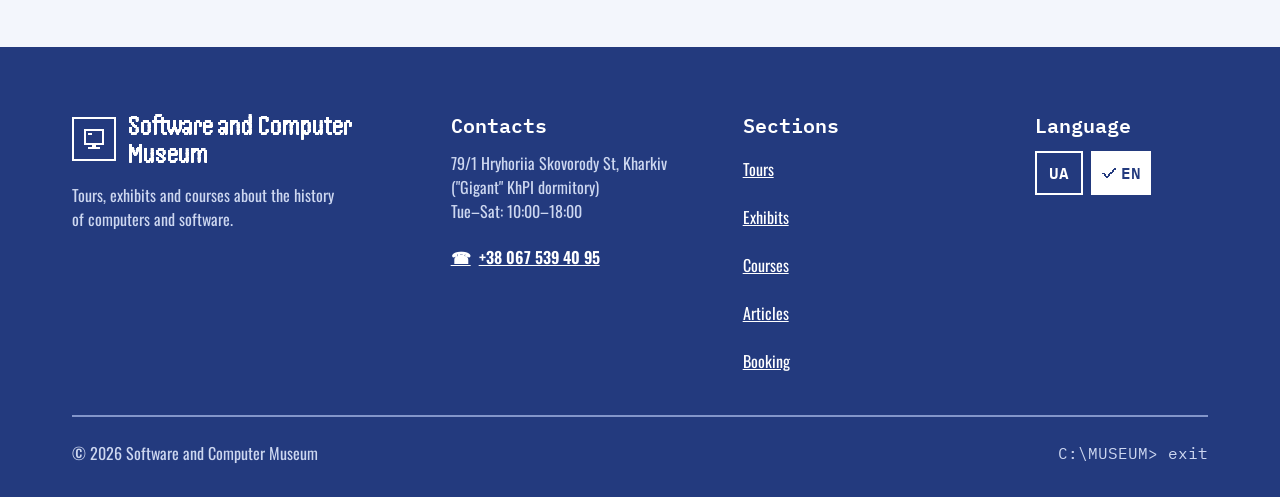
<file: articles/en/01-spekotno-yak-u-tropikakh.html>
<!doctype html>
<html lang="en" data-page-lang="en">
<head>
  <meta charset="utf-8">
  <meta name="viewport" content="width=device-width, initial-scale=1">
  <title>Hot as the Tropics: How the First Computer Was Built Near Kyiv — Software and Computer Museum</title>
  <meta name="description" content="Imagine a room where six thousand glass tubes are glowing at the same time. It gets so hot that the ceiling has to be taken apart. That is how the first computer in the Soviet Union was born, just outside Kyiv. Back then, such machines were called EOM — the Ukrainian and Russian abbreviation for &quot;electronic computing machine&quot;.">
  <link rel="alternate" hreflang="uk" href="../01-spekotno-yak-u-tropikakh.html">
  <link rel="alternate" hreflang="en" href="01-spekotno-yak-u-tropikakh.html">
  <link rel="stylesheet" href="../../assets/css/fonts.css?v=20261114o">
  <link rel="stylesheet" href="../../assets/css/tokens.css?v=20261114o">
  <link rel="stylesheet" href="../../assets/css/site.css?v=20261114o">
</head>
<body id="top">
<!-- Згенеровано tools/build-articles.js — не редагуйте вручну, змінюйте .md-файли в articles/ -->

<svg width="0" height="0" style="position: absolute;" aria-hidden="true" focusable="false">
  <symbol id="ic-monitor" viewBox="0 0 12 12"><path fill-rule="evenodd" shape-rendering="crispEdges" d="M1 1h10v8H1zM2 2v6h8V2zM3 3h2v1H3zM5 9h2v1H5zM3 10h6v1H3z"/></symbol>
  <symbol id="ic-floppy" viewBox="0 0 12 12"><path fill-rule="evenodd" shape-rendering="crispEdges" d="M1 1h9v1h1v9H1zM3 1h5v3H3zM6 2h1v1H6zM3 6h6v4H3z"/></symbol>
  <symbol id="ic-clock" viewBox="0 0 12 12"><path fill-rule="evenodd" shape-rendering="crispEdges" d="M4 1h4v1h2v2h1v4h-1v2H8v1H4v-1H2V8H1V4h1V2h2zM4 2h4v1h1v1h1v4H9v1H8v1H4V9H3V8H2V4h1V3h1zM6 3h1v3h2v1H6z"/></symbol>
  <symbol id="ic-person" viewBox="0 0 12 12"><path fill-rule="evenodd" shape-rendering="crispEdges" d="M5 1h2v1h1v2H7v1H5V4H4V2h1zM3 6h6v1h1v4H2V7h1z"/></symbol>
  <symbol id="ic-ticket" viewBox="0 0 12 12"><path fill-rule="evenodd" shape-rendering="crispEdges" d="M1 3h10v2h-1v2h1v2H1V7h1V5H1zM6 4h1v1H6zM6 7h1v1H6z"/></symbol>
  <symbol id="ic-calendar" viewBox="0 0 12 12"><path fill-rule="evenodd" shape-rendering="crispEdges" d="M1 2h10v9H1zM2 5h8v5H2zM3 1h1v1H3zM8 1h1v1H8zM3 6h2v2H3z"/></symbol>
  <symbol id="ic-arrow-right" viewBox="0 0 12 12"><path shape-rendering="crispEdges" d="M1 5h6V2h1v1h1v1h1v1h1v2h-1v1H9v1H8v1H7V7H1z"/></symbol>
  <symbol id="ic-arrow-down" viewBox="0 0 12 12"><path shape-rendering="crispEdges" d="M5 1V7H2v1h1v1h1v1h1v1h2v-1h1V9h1V8h1V7H7V1z"/></symbol>
  <symbol id="ic-check" viewBox="0 0 12 12"><path shape-rendering="crispEdges" d="M1 6h2v1h1v1h1V7h1V6h1V5h1V4h1V3h1V2h1v2h-1v1H9v1H8v1H7v1H6v1H5v1H4V9H3V8H2V7H1z"/></symbol>
  <symbol id="ic-alert" viewBox="0 0 12 12"><path fill-rule="evenodd" shape-rendering="crispEdges" d="M1 1h10v10H1zM2 2v8h8V2zM5 3h2v4H5zM5 8h2v1H5z"/></symbol>
  <symbol id="ic-phone" viewBox="0 0 12 12"><path fill-rule="evenodd" shape-rendering="crispEdges" d="M2 1h3v3H4v2h1v1h1v1h2V7h3v3h-1v1H7v-1H5V9H4V8H3V6H2V4H1V2h1z"/></symbol>
  <symbol id="ic-pin" viewBox="0 0 12 12"><path fill-rule="evenodd" shape-rendering="crispEdges" d="M4 1h4v1h1v1h1v4H9v1H8v1H7v2H5V9H4V8H3V7H2V3h1V2h1zM5 3h2v2H5z"/></symbol>
  <symbol id="ic-book" viewBox="0 0 12 12"><path fill-rule="evenodd" shape-rendering="crispEdges" d="M1 2h4v1h2V2h4v9H7v-1H5v1H1zM2 3h3v6H2zM7 3h3v6H7z"/></symbol>
  <symbol id="ic-menu" viewBox="0 0 12 12"><path shape-rendering="crispEdges" d="M1 2h10v2H1zM1 5h10v2H1zM1 8h10v2H1z"/></symbol>
  <symbol id="ic-close" viewBox="0 0 12 12"><path shape-rendering="crispEdges" d="M1 1h2v1h1v1h1v1h2V3h1V2h1V1h2v2h-1v1H9v1H8v2h1v1h1v1h1v2H9v-1H8V9H7V8H5v1H4v1H3v1H1V9h1V8h1V7h1V5H3V4H2V3H1z"/></symbol>
</svg>

<a class="skip" href="#main" data-i18n="k1">Skip to main content</a>

<header class="hdr">
  <div class="wrap hdr-bar">
    <a class="logo hdr-logo" href="../../index.html?lang=en" data-i18n-attr="aria-label:k2" aria-label="Software and Computer Museum — back to top">
      <span class="logo-box"><svg class="ic i-l" aria-hidden="true"><use href="#ic-monitor"/></svg></span>
      <span class="disp logo-name">Software and Computer Museum</span>
    </a>
    <nav class="nav" data-i18n-attr="aria-label:k4" aria-label="Page sections">
      <a class="nl" href="../../index.html?lang=en#tours"><svg class="ic i-s" aria-hidden="true"><use href="#ic-arrow-right"/></svg><span data-i18n="k5">Tours</span></a>
      <a class="nl" href="../../index.html?lang=en#exhibits"><svg class="ic i-s" aria-hidden="true"><use href="#ic-arrow-right"/></svg><span data-i18n="k6">Exhibits</span></a>
      <a class="nl" href="../../index.html?lang=en#courses"><svg class="ic i-s" aria-hidden="true"><use href="#ic-arrow-right"/></svg><span data-i18n="k7">Courses</span></a>
      <a class="nl" href="../../articles-en.html" aria-current="page" data-href-uk="../../articles.html" data-href-en="../../articles-en.html"><svg class="ic i-s" aria-hidden="true"><use href="#ic-arrow-right"/></svg><span data-i18n="k148">Articles</span></a>
      <a class="nl" href="../../index.html?lang=en#contacts"><svg class="ic i-s" aria-hidden="true"><use href="#ic-arrow-right"/></svg><span data-i18n="k8">Contacts</span></a>
    </nav>
    <div class="hdr-actions">
      <div class="langs" role="group" data-i18n-attr="aria-label:k9" aria-label="Site language">
        <button type="button" class="lang" data-lang="uk" aria-pressed="false" data-i18n-attr="aria-label:k10" aria-label="UA — Ukrainian"><svg class="ic i-s" aria-hidden="true"><use href="#ic-check"/></svg>UA</button>
        <button type="button" class="lang" data-lang="en" lang="en" aria-pressed="true" data-i18n-attr="aria-label:k12" aria-label="EN — English"><svg class="ic i-s" aria-hidden="true"><use href="#ic-check"/></svg>EN</button>
      </div>
      <a class="btn" href="../../index.html?lang=en#booking" data-i18n="k14">Book</a>
    </div>
    <button type="button" class="btn btn-ghost burger" aria-expanded="false" aria-controls="mobile-menu">
      <span class="burger-closed" style="display: inline-flex; align-items: center; gap: var(--space-2);"><svg class="ic i-l" aria-hidden="true"><use href="#ic-menu"/></svg><span data-i18n="k15">Menu</span></span>
      <span class="burger-open" style="display: inline-flex; align-items: center; gap: var(--space-2);" hidden><svg class="ic i-l" aria-hidden="true"><use href="#ic-close"/></svg><span class="sr-only" data-i18n="k16">Close</span></span>
    </button>
  </div>
  <div class="wrap mmenu" id="mobile-menu" hidden>
    <nav class="mnav" data-i18n-attr="aria-label:k17" aria-label="Page sections (mobile menu)">
      <a class="ml" href="../../index.html?lang=en#tours"><span data-i18n="k5">Tours</span><svg class="ic i-m go" aria-hidden="true"><use href="#ic-arrow-right"/></svg><span class="here" aria-hidden="true"><svg class="ic i-s"><use href="#ic-check"/></svg><span data-i18n="k18">you are here</span></span></a>
      <a class="ml" href="../../index.html?lang=en#exhibits"><span data-i18n="k6">Exhibits</span><svg class="ic i-m go" aria-hidden="true"><use href="#ic-arrow-right"/></svg><span class="here" aria-hidden="true"><svg class="ic i-s"><use href="#ic-check"/></svg><span data-i18n="k18">you are here</span></span></a>
      <a class="ml" href="../../index.html?lang=en#courses"><span data-i18n="k7">Courses</span><svg class="ic i-m go" aria-hidden="true"><use href="#ic-arrow-right"/></svg><span class="here" aria-hidden="true"><svg class="ic i-s"><use href="#ic-check"/></svg><span data-i18n="k18">you are here</span></span></a>
      <a class="ml" href="../../articles-en.html" aria-current="page" data-href-uk="../../articles.html" data-href-en="../../articles-en.html"><span data-i18n="k148">Articles</span><svg class="ic i-m go" aria-hidden="true"><use href="#ic-arrow-right"/></svg><span class="here" aria-hidden="true"><svg class="ic i-s"><use href="#ic-check"/></svg><span data-i18n="k18">you are here</span></span></a>
      <a class="ml" href="../../index.html?lang=en#contacts"><span data-i18n="k8">Contacts</span><svg class="ic i-m go" aria-hidden="true"><use href="#ic-arrow-right"/></svg><span class="here" aria-hidden="true"><svg class="ic i-s"><use href="#ic-check"/></svg><span data-i18n="k18">you are here</span></span></a>
    </nav>
    <div class="mmenu-actions">
      <div class="langs" role="group" data-i18n-attr="aria-label:k9" aria-label="Site language">
        <button type="button" class="lang" data-lang="uk" aria-pressed="false" data-i18n-attr="aria-label:k10" aria-label="UA — Ukrainian"><svg class="ic i-s" aria-hidden="true"><use href="#ic-check"/></svg>UA</button>
        <button type="button" class="lang" data-lang="en" lang="en" aria-pressed="true" data-i18n-attr="aria-label:k12" aria-label="EN — English"><svg class="ic i-s" aria-hidden="true"><use href="#ic-check"/></svg>EN</button>
      </div>
      <a class="btn" href="../../index.html?lang=en#booking" data-close-menu data-i18n="k14">Book</a>
    </div>
  </div>
</header>

<main id="main">

<section class="art-head" data-theme="dark" aria-labelledby="art-title">
  <div class="wrap">
    <div class="sec-head">
      <a class="back" href="../../articles-en.html"><svg class="ic i-m" aria-hidden="true"><use href="#ic-arrow-right"/></svg><span>All articles</span></a>
      <p class="mono prompt" aria-hidden="true">C:\MUSEUM&gt; type ARTICLE_01.TXT</p>
      <h1 id="art-title" class="disp h2">Hot as the Tropics: How the First Computer Was Built Near Kyiv</h1>
      <p class="timeline"><strong>Where we are on the timeline:</strong> 1948–1957. This is the first article in the series. Next up: the women who worked on the first machines (article 2).</p>
    </div>
  </div>
</section>

<section class="sec">
  <div class="wrap">
    <div class="art">
      <article class="prose">
        <p>Imagine a room where six thousand glass tubes are glowing at the same time. It gets so hot that the ceiling has to be taken apart. That is how the first computer in the Soviet Union was born, just outside Kyiv. Back then, such machines were called EOM — the Ukrainian and Russian abbreviation for &quot;electronic computing machine&quot;.</p>
        <h2>A scientist who came to Kyiv</h2>
        <p>In 1946, Sergey Lebedev was invited to Kyiv to head the Institute of Electrical Engineering of the Ukrainian Academy of Sciences. That same year he was elected a full member of the Academy.</p>
        <p>At the end of 1948, Lebedev took on something new: a machine that could do calculations by itself. An unusual place was found for it — a two-storey building in Feofaniya, a former monastery settlement about 10 kilometres from Kyiv. Twelve engineers worked on the machine together with Lebedev.</p>
        <figure class="win fig fig-photo">
          <div class="wtitle" aria-hidden="true"><span>FEOFANIYA_LAB.JPG</span><span class="wctl"><span></span><span></span><span></span></span></div>
          <button type="button" class="fig-zoom" aria-label="Enlarge photo: A two-storey red and white brick building in Feofaniya"><img src="../../assets/img/articles/feofaniya-lab.jpg" alt="A two-storey red and white brick building in Feofaniya" loading="lazy" decoding="async"></button>
          <figcaption class="fig-cap"><span>MESM was assembled in this building in Feofaniya. Modern photo, 2008.</span><span class="credit">Photo: <a href="https://commons.wikimedia.org/wiki/File:DSC08159-%D0%90%D0%BA.%D0%9B%D0%B5%D0%B1%D0%B5%D0%B4%D1%94%D0%B2%D0%B0,19.JPG">Олекса-Київ</a>, CC BY 3.0, Wikimedia Commons</span></figcaption>
        </figure>
        <h2>A machine the size of a room</h2>
        <p>The machine was called MESM, the &quot;Small Electronic Calculating Machine&quot;. Still, &quot;small&quot; is hardly the right word: it filled a hall of 60 square metres. That is about the size of a small flat.</p>
        <p>Inside were about 6,000 glass tubes that did the job today's microchips do. Together they used 25 kilowatts of electricity. When all the tubes were switched on at once, the room turned into real &quot;tropics&quot;. To let the heat out, the team had to take the ceiling apart.</p>
        <figure class="win fig fig-ill">
          <div class="wtitle" aria-hidden="true"><span>MESM.EXE</span><span class="wctl"><span></span><span></span><span></span></span></div>
          <div class="fig-body"><svg class="ill-art" viewBox="0 0 480 260" role="img" aria-label="MESM: a hall of cabinets full of tubes">
      <rect class="bg" width="480" height="260"/>
      <path class="ln" d="M16 40H180M220 40H464"/>
      <rect class="ceil" x="180" y="34" width="40" height="8"/>
      <rect class="bx" x="36" y="60" width="112" height="160"/><rect class="bx" x="160" y="60" width="112" height="160"/><rect class="bx" x="284" y="60" width="112" height="160"/>
      <rect class="lamp" x="48" y="72" width="8" height="10" style="--d:0ms"/><rect class="lamp" x="63" y="72" width="8" height="10" style="--d:137ms"/><rect class="lamp" x="78" y="72" width="8" height="10" style="--d:274ms"/><rect class="lamp" x="93" y="72" width="8" height="10" style="--d:411ms"/><rect class="lamp" x="108" y="72" width="8" height="10" style="--d:548ms"/><rect class="lamp" x="123" y="72" width="8" height="10" style="--d:685ms"/><rect class="lamp" x="48" y="89" width="8" height="10" style="--d:822ms"/><rect class="lamp" x="63" y="89" width="8" height="10" style="--d:959ms"/><rect class="lamp" x="78" y="89" width="8" height="10" style="--d:1096ms"/><rect class="lamp" x="93" y="89" width="8" height="10" style="--d:1233ms"/><rect class="lamp" x="108" y="89" width="8" height="10" style="--d:1370ms"/><rect class="lamp" x="123" y="89" width="8" height="10" style="--d:1507ms"/><rect class="lamp" x="48" y="106" width="8" height="10" style="--d:44ms"/><rect class="lamp" x="63" y="106" width="8" height="10" style="--d:181ms"/><rect class="lamp" x="78" y="106" width="8" height="10" style="--d:318ms"/><rect class="lamp" x="93" y="106" width="8" height="10" style="--d:455ms"/><rect class="lamp" x="108" y="106" width="8" height="10" style="--d:592ms"/><rect class="lamp" x="123" y="106" width="8" height="10" style="--d:729ms"/><rect class="lamp" x="48" y="123" width="8" height="10" style="--d:866ms"/><rect class="lamp" x="63" y="123" width="8" height="10" style="--d:1003ms"/><rect class="lamp" x="78" y="123" width="8" height="10" style="--d:1140ms"/><rect class="lamp" x="93" y="123" width="8" height="10" style="--d:1277ms"/><rect class="lamp" x="108" y="123" width="8" height="10" style="--d:1414ms"/><rect class="lamp" x="123" y="123" width="8" height="10" style="--d:1551ms"/><rect class="lamp" x="48" y="140" width="8" height="10" style="--d:88ms"/><rect class="lamp" x="63" y="140" width="8" height="10" style="--d:225ms"/><rect class="lamp" x="78" y="140" width="8" height="10" style="--d:362ms"/><rect class="lamp" x="93" y="140" width="8" height="10" style="--d:499ms"/><rect class="lamp" x="108" y="140" width="8" height="10" style="--d:636ms"/><rect class="lamp" x="123" y="140" width="8" height="10" style="--d:773ms"/><rect class="lamp" x="48" y="157" width="8" height="10" style="--d:910ms"/><rect class="lamp" x="63" y="157" width="8" height="10" style="--d:1047ms"/><rect class="lamp" x="78" y="157" width="8" height="10" style="--d:1184ms"/><rect class="lamp" x="93" y="157" width="8" height="10" style="--d:1321ms"/><rect class="lamp" x="108" y="157" width="8" height="10" style="--d:1458ms"/><rect class="lamp" x="123" y="157" width="8" height="10" style="--d:1595ms"/><rect class="lamp" x="48" y="174" width="8" height="10" style="--d:132ms"/><rect class="lamp" x="63" y="174" width="8" height="10" style="--d:269ms"/><rect class="lamp" x="78" y="174" width="8" height="10" style="--d:406ms"/><rect class="lamp" x="93" y="174" width="8" height="10" style="--d:543ms"/><rect class="lamp" x="108" y="174" width="8" height="10" style="--d:680ms"/><rect class="lamp" x="123" y="174" width="8" height="10" style="--d:817ms"/><rect class="lamp" x="48" y="191" width="8" height="10" style="--d:954ms"/><rect class="lamp" x="63" y="191" width="8" height="10" style="--d:1091ms"/><rect class="lamp" x="78" y="191" width="8" height="10" style="--d:1228ms"/><rect class="lamp" x="93" y="191" width="8" height="10" style="--d:1365ms"/><rect class="lamp" x="108" y="191" width="8" height="10" style="--d:1502ms"/><rect class="lamp" x="123" y="191" width="8" height="10" style="--d:39ms"/><rect class="lamp" x="172" y="72" width="8" height="10" style="--d:176ms"/><rect class="lamp" x="187" y="72" width="8" height="10" style="--d:313ms"/><rect class="lamp" x="202" y="72" width="8" height="10" style="--d:450ms"/><rect class="lamp" x="217" y="72" width="8" height="10" style="--d:587ms"/><rect class="lamp" x="232" y="72" width="8" height="10" style="--d:724ms"/><rect class="lamp" x="247" y="72" width="8" height="10" style="--d:861ms"/><rect class="lamp" x="172" y="89" width="8" height="10" style="--d:998ms"/><rect class="lamp" x="187" y="89" width="8" height="10" style="--d:1135ms"/><rect class="lamp" x="202" y="89" width="8" height="10" style="--d:1272ms"/><rect class="lamp" x="217" y="89" width="8" height="10" style="--d:1409ms"/><rect class="lamp" x="232" y="89" width="8" height="10" style="--d:1546ms"/><rect class="lamp" x="247" y="89" width="8" height="10" style="--d:83ms"/><rect class="lamp" x="172" y="106" width="8" height="10" style="--d:220ms"/><rect class="lamp" x="187" y="106" width="8" height="10" style="--d:357ms"/><rect class="lamp" x="202" y="106" width="8" height="10" style="--d:494ms"/><rect class="lamp" x="217" y="106" width="8" height="10" style="--d:631ms"/><rect class="lamp" x="232" y="106" width="8" height="10" style="--d:768ms"/><rect class="lamp" x="247" y="106" width="8" height="10" style="--d:905ms"/><rect class="lamp" x="172" y="123" width="8" height="10" style="--d:1042ms"/><rect class="lamp" x="187" y="123" width="8" height="10" style="--d:1179ms"/><rect class="lamp" x="202" y="123" width="8" height="10" style="--d:1316ms"/><rect class="lamp" x="217" y="123" width="8" height="10" style="--d:1453ms"/><rect class="lamp" x="232" y="123" width="8" height="10" style="--d:1590ms"/><rect class="lamp" x="247" y="123" width="8" height="10" style="--d:127ms"/><rect class="lamp" x="172" y="140" width="8" height="10" style="--d:264ms"/><rect class="lamp" x="187" y="140" width="8" height="10" style="--d:401ms"/><rect class="lamp" x="202" y="140" width="8" height="10" style="--d:538ms"/><rect class="lamp" x="217" y="140" width="8" height="10" style="--d:675ms"/><rect class="lamp" x="232" y="140" width="8" height="10" style="--d:812ms"/><rect class="lamp" x="247" y="140" width="8" height="10" style="--d:949ms"/><rect class="lamp" x="172" y="157" width="8" height="10" style="--d:1086ms"/><rect class="lamp" x="187" y="157" width="8" height="10" style="--d:1223ms"/><rect class="lamp" x="202" y="157" width="8" height="10" style="--d:1360ms"/><rect class="lamp" x="217" y="157" width="8" height="10" style="--d:1497ms"/><rect class="lamp" x="232" y="157" width="8" height="10" style="--d:34ms"/><rect class="lamp" x="247" y="157" width="8" height="10" style="--d:171ms"/><rect class="lamp" x="172" y="174" width="8" height="10" style="--d:308ms"/><rect class="lamp" x="187" y="174" width="8" height="10" style="--d:445ms"/><rect class="lamp" x="202" y="174" width="8" height="10" style="--d:582ms"/><rect class="lamp" x="217" y="174" width="8" height="10" style="--d:719ms"/><rect class="lamp" x="232" y="174" width="8" height="10" style="--d:856ms"/><rect class="lamp" x="247" y="174" width="8" height="10" style="--d:993ms"/><rect class="lamp" x="172" y="191" width="8" height="10" style="--d:1130ms"/><rect class="lamp" x="187" y="191" width="8" height="10" style="--d:1267ms"/><rect class="lamp" x="202" y="191" width="8" height="10" style="--d:1404ms"/><rect class="lamp" x="217" y="191" width="8" height="10" style="--d:1541ms"/><rect class="lamp" x="232" y="191" width="8" height="10" style="--d:78ms"/><rect class="lamp" x="247" y="191" width="8" height="10" style="--d:215ms"/><rect class="lamp" x="296" y="72" width="8" height="10" style="--d:352ms"/><rect class="lamp" x="311" y="72" width="8" height="10" style="--d:489ms"/><rect class="lamp" x="326" y="72" width="8" height="10" style="--d:626ms"/><rect class="lamp" x="341" y="72" width="8" height="10" style="--d:763ms"/><rect class="lamp" x="356" y="72" width="8" height="10" style="--d:900ms"/><rect class="lamp" x="371" y="72" width="8" height="10" style="--d:1037ms"/><rect class="lamp" x="296" y="89" width="8" height="10" style="--d:1174ms"/><rect class="lamp" x="311" y="89" width="8" height="10" style="--d:1311ms"/><rect class="lamp" x="326" y="89" width="8" height="10" style="--d:1448ms"/><rect class="lamp" x="341" y="89" width="8" height="10" style="--d:1585ms"/><rect class="lamp" x="356" y="89" width="8" height="10" style="--d:122ms"/><rect class="lamp" x="371" y="89" width="8" height="10" style="--d:259ms"/><rect class="lamp" x="296" y="106" width="8" height="10" style="--d:396ms"/><rect class="lamp" x="311" y="106" width="8" height="10" style="--d:533ms"/><rect class="lamp" x="326" y="106" width="8" height="10" style="--d:670ms"/><rect class="lamp" x="341" y="106" width="8" height="10" style="--d:807ms"/><rect class="lamp" x="356" y="106" width="8" height="10" style="--d:944ms"/><rect class="lamp" x="371" y="106" width="8" height="10" style="--d:1081ms"/><rect class="lamp" x="296" y="123" width="8" height="10" style="--d:1218ms"/><rect class="lamp" x="311" y="123" width="8" height="10" style="--d:1355ms"/><rect class="lamp" x="326" y="123" width="8" height="10" style="--d:1492ms"/><rect class="lamp" x="341" y="123" width="8" height="10" style="--d:29ms"/><rect class="lamp" x="356" y="123" width="8" height="10" style="--d:166ms"/><rect class="lamp" x="371" y="123" width="8" height="10" style="--d:303ms"/><rect class="lamp" x="296" y="140" width="8" height="10" style="--d:440ms"/><rect class="lamp" x="311" y="140" width="8" height="10" style="--d:577ms"/><rect class="lamp" x="326" y="140" width="8" height="10" style="--d:714ms"/><rect class="lamp" x="341" y="140" width="8" height="10" style="--d:851ms"/><rect class="lamp" x="356" y="140" width="8" height="10" style="--d:988ms"/><rect class="lamp" x="371" y="140" width="8" height="10" style="--d:1125ms"/><rect class="lamp" x="296" y="157" width="8" height="10" style="--d:1262ms"/><rect class="lamp" x="311" y="157" width="8" height="10" style="--d:1399ms"/><rect class="lamp" x="326" y="157" width="8" height="10" style="--d:1536ms"/><rect class="lamp" x="341" y="157" width="8" height="10" style="--d:73ms"/><rect class="lamp" x="356" y="157" width="8" height="10" style="--d:210ms"/><rect class="lamp" x="371" y="157" width="8" height="10" style="--d:347ms"/><rect class="lamp" x="296" y="174" width="8" height="10" style="--d:484ms"/><rect class="lamp" x="311" y="174" width="8" height="10" style="--d:621ms"/><rect class="lamp" x="326" y="174" width="8" height="10" style="--d:758ms"/><rect class="lamp" x="341" y="174" width="8" height="10" style="--d:895ms"/><rect class="lamp" x="356" y="174" width="8" height="10" style="--d:1032ms"/><rect class="lamp" x="371" y="174" width="8" height="10" style="--d:1169ms"/><rect class="lamp" x="296" y="191" width="8" height="10" style="--d:1306ms"/><rect class="lamp" x="311" y="191" width="8" height="10" style="--d:1443ms"/><rect class="lamp" x="326" y="191" width="8" height="10" style="--d:1580ms"/><rect class="lamp" x="341" y="191" width="8" height="10" style="--d:117ms"/><rect class="lamp" x="356" y="191" width="8" height="10" style="--d:254ms"/><rect class="lamp" x="371" y="191" width="8" height="10" style="--d:391ms"/>
      <path class="ln" d="M16 222H464"/>
      <path class="heat" style="--d:0ms" d="M76 56q8-8 0-16t0-16M92 56q8-8 0-16t0-16M108 56q8-8 0-16t0-16"/><path class="heat" style="--d:300ms" d="M200 56q8-8 0-16t0-16M216 56q8-8 0-16t0-16M232 56q8-8 0-16t0-16"/><path class="heat" style="--d:600ms" d="M324 56q8-8 0-16t0-16M340 56q8-8 0-16t0-16M356 56q8-8 0-16t0-16"/>
      <rect class="bx" x="420" y="70" width="16" height="130"/>
      <rect class="merc" x="425" y="80" width="6" height="120"/>
      <rect class="merc-base" x="418" y="198" width="20" height="16"/>
      <text class="t" x="428" y="62" text-anchor="middle">°C</text>
      <text class="t" x="36" y="246" text-anchor="start">≈ 6,000 TUBES · 25 kW · 60 m²</text>
      <text class="t off-only" x="464" y="246" text-anchor="end">OFF</text>
      <text class="t on-only" x="464" y="246" text-anchor="end">50 OPS/S</text>
    </svg></div>
          <figcaption class="fig-cap"><button type="button" class="btn btn-ghost ill-toggle" aria-pressed="false" data-on="▶ Turn on" data-off="■ Turn off">▶ Turn on</button><span>Switch MESM on: about 6,000 tubes heated the hall so much that the ceiling had to be taken apart.</span></figcaption>
        </figure>
        <p>The team worked almost without rest. Lebedev stayed in the lab for several days in a row, keeping himself going with strong tea. His colleague Zinoviy Rabinovich actually lived in the lab and went home only at weekends.</p>
        <h2>A test where people made the mistake</h2>
        <p>In November 1950, the first working version of the machine was ready, and the team ran trial calculations on it. At the end of 1951, a commission from the USSR Academy of Sciences, led by M. Keldysh, came to Feofaniya. It spent three days testing MESM.</p>
        <p>The first &quot;exam&quot; problem was about ballistics — the science of how shells fly. It was prepared by S. Krein and S. Avramenko. The machine's answer did not match the one people had worked out by hand. The team started looking for the error — and found it not in the machine, but in the hand calculation.</p>
        <p>On 25 December 1951, MESM was put into regular use. And on 4 January 1952, the USSR Academy of Sciences officially recorded that it was the first fast electronic digital machine in the country to be brought into working order.</p>
        <h2>What MESM calculated</h2>
        <p>In 1952, MESM was practically the only computer in the country trusted with the most important calculations. Scientists used it to study processes in thermonuclear reactions, rocket flight and space, power lines, problems in mechanics and quality control in production. Between November 1952 and July 1953, a single group of scientists carried out about 50 million operations on MESM.</p>
        <p>There was only one MESM. It worked until 1957, then it was taken apart, and its parts were handed over to the Kyiv Polytechnic Institute.</p>
        <p>You may have heard that MESM was &quot;the first computer in Europe&quot;. There are some important details here, and we talk about them honestly in article 6.</p>
      </article>

      <div class="notes">
      <aside class="win note" aria-label="Fun fact">
        <div class="wtitle" aria-hidden="true"><span>FUN_FACT.TXT</span><span class="wctl"><span></span><span></span><span></span></span></div>
        <div class="winbody">
          <h2 class="h4"><svg class="ic i-m" aria-hidden="true"><use href="#ic-alert"/></svg>Fun fact</h2>
          <p>Viktor Glushkov, who later headed this lab, believed that the description of MESM became the country's first textbook on how computers work. He also called the lab itself the seed of the future Institute of Cybernetics.</p>
        </div>
      </aside>
      <aside class="win note" aria-label="Bridge to today">
        <div class="wtitle" aria-hidden="true"><span>BRIDGE_TO_TODAY.TXT</span><span class="wctl"><span></span><span></span><span></span></span></div>
        <div class="winbody">
          <h2 class="h4"><svg class="ic i-m" aria-hidden="true"><use href="#ic-monitor"/></svg>Bridge to today</h2>
          <p>MESM filled a whole room and did 50 operations a second. The phone in your pocket fits in your palm, yet it does incomparably more every second.</p>
        </div>
      </aside>
      <aside class="win note" aria-label="Bridge to memories">
        <div class="wtitle" aria-hidden="true"><span>BRIDGE_TO_MEMORIES.TXT</span><span class="wctl"><span></span><span></span><span></span></span></div>
        <div class="winbody">
          <h2 class="h4"><svg class="ic i-m" aria-hidden="true"><use href="#ic-clock"/></svg>Bridge to memories</h2>
          <p>The Feofaniya lab grew into the Institute of Cybernetics, which has been named after Viktor Glushkov since 1982. Perhaps you have heard the name from your parents, neighbours or colleagues — or maybe someone in your family worked there.</p>
        </div>
      </aside>
      <aside class="win note" aria-label="Talk about it at home">
        <div class="wtitle" aria-hidden="true"><span>TALK_ABOUT_IT_AT_HOME.TXT</span><span class="wctl"><span></span><span></span><span></span></span></div>
        <div class="winbody">
          <h2 class="h4"><svg class="ic i-m" aria-hidden="true"><use href="#ic-person"/></svg>Talk about it at home</h2>
          <ul>
  <li>What would you do if your computer filled a whole room?</li>
  <li>Why do you think it was the people, not the machine, who made the mistake?</li>
  <li>Do you trust a calculator more than working it out on paper? Why?</li>
</ul>
        </div>
      </aside>
      <aside class="win note" aria-label="For the classroom">
        <div class="wtitle" aria-hidden="true"><span>FOR_THE_CLASSROOM.TXT</span><span class="wctl"><span></span><span></span><span></span></span></div>
        <div class="winbody">
          <h2 class="h4"><svg class="ic i-m" aria-hidden="true"><use href="#ic-book"/></svg>For the classroom</h2>
          <ul>
  <li><strong>Dates:</strong> end of 1948 — work begins; November 1950 — first trial calculations; 25 December 1951 — regular use; 1957 — the machine is taken apart.</li>
  <li><strong>Names:</strong> S. O. Lebedev, Z. L. Rabinovich, M. Keldysh.</li>
  <li><strong>Numbers:</strong> 6,000 tubes, 60 m², 25 kW, 50 operations a second.</li>
</ul>
        </div>
      </aside>
      </div>

      <section class="sources" aria-labelledby="sources-title">
        <h2 id="sources-title" class="h4">Sources</h2>
        <ol>
  <li><a href="https://www.icfcst.kiev.ua/MUSEUM/LEBEDEV/L_MESM_u.html">EOM &quot;MELM&quot; (in Ukrainian) — Virtual Museum</a></li>
  <li><a href="https://uacomputing.com/stories/mesm/">How the first computer was born (in Ukrainian) — uacomputing.com</a></li>
  <li><a href="https://uacomputing.com/persons/lebedev/">Sergey Lebedev (in Ukrainian) — uacomputing.com</a></li>
  <li><a href="https://uacomputing.com/persons/rabinovich/">Zinoviy Rabinovich (in Ukrainian) — uacomputing.com</a></li>
  <li><a href="https://icfcst.kiev.ua/MUSEUM/TXT/Malinovsky_history_ukr.pdf">B. M. Malinovsky. History of Computing in Faces, PDF (in Ukrainian) — Virtual Museum</a></li>
  <li><a href="https://esu.com.ua/article-66636">MESM (in Ukrainian) — Encyclopedia of Modern Ukraine</a></li>
  <li><a href="https://esu.com.ua/article-6746">V. Glushkov Institute of Cybernetics (in Ukrainian) — Encyclopedia of Modern Ukraine</a></li>
</ol>
      </section>

      <nav class="pager" aria-label="Other articles">
        <a class="btn btn-ghost next" href="02-zhinky-bilya-pershykh-kompyuteriv.html"><span>The Women Who Stood by the First Computers</span><svg class="ic i-m" aria-hidden="true"><use href="#ic-arrow-right"/></svg></a>
      </nav>
    </div>
  </div>
</section>

</main>

<footer class="ftr" data-theme="dark">
  <div class="wrap ftr-inner">
    <div class="ftr-grid">
      <div class="ftr-col ftr-about">
        <a class="logo" href="../../index.html?lang=en" data-i18n-attr="aria-label:k2" aria-label="Software and Computer Museum — back to top">
          <span class="logo-box"><svg class="ic i-l" aria-hidden="true"><use href="#ic-monitor"/></svg></span>
          <span class="disp logo-name">Software and Computer Museum</span>
        </a>
        <p class="caption muted" data-i18n="k139">Tours, exhibits and courses about the history of computers and software.</p>
      </div>
      <div class="ftr-col">
        <p class="h4" data-i18n="k8">Contacts</p>
        <p class="caption muted"><span data-i18n="k131">79/1 Hryhoriia Skovorody St, Kharkiv (&quot;Gigant&quot; KhPI dormitory)</span><br><span data-i18n="k133">Tue–Sat: 10:00–18:00</span></p>
        <a class="ftr-link" href="tel:+380675394095" style="font-weight: 600;" data-i18n-attr="aria-label:k122" aria-label="Call the museum: +38 067 539 40 95">+38 067 539 40 95</a>
      </div>
      <nav class="ftr-col ftr-nav" data-i18n-attr="aria-label:k140" aria-label="Page sections (footer)">
        <p class="h4" data-i18n="k141">Sections</p>
        <a class="ftr-link" href="../../index.html?lang=en#tours" data-i18n="k5">Tours</a>
        <a class="ftr-link" href="../../index.html?lang=en#exhibits" data-i18n="k6">Exhibits</a>
        <a class="ftr-link" href="../../index.html?lang=en#courses" data-i18n="k7">Courses</a>
        <a class="ftr-link" href="../../articles-en.html" data-href-uk="../../articles.html" data-href-en="../../articles-en.html" data-i18n="k148">Articles</a>
        <a class="ftr-link" href="../../index.html?lang=en#booking" data-i18n="k142">Booking</a>
      </nav>
      <div class="ftr-col">
        <p class="h4" data-i18n="k143">Language</p>
        <div class="langs" role="group" data-i18n-attr="aria-label:k9" aria-label="Site language">
          <button type="button" class="lang" data-lang="uk" aria-pressed="false" data-i18n-attr="aria-label:k10" aria-label="UA — Ukrainian"><svg class="ic i-s" aria-hidden="true"><use href="#ic-check"/></svg>UA</button>
          <button type="button" class="lang" data-lang="en" lang="en" aria-pressed="true" data-i18n-attr="aria-label:k12" aria-label="EN — English"><svg class="ic i-s" aria-hidden="true"><use href="#ic-check"/></svg>EN</button>
        </div>
      </div>
    </div>
    <div class="ftr-bottom">
      <p class="caption muted" data-i18n="k144">© 2026 Software and Computer Museum</p>
      <p class="mono muted" style="margin: 0;" aria-hidden="true" data-i18n="k145">C:\MUSEUM&gt; exit</p>
    </div>
  </div>
</footer>

<script src="../../assets/js/content.uk.js?v=20261114o"></script>
<script src="../../assets/js/content.en.js?v=20261114o"></script>
<script src="../../assets/js/app.js?v=20261114o"></script>
</body>
</html>
</file>
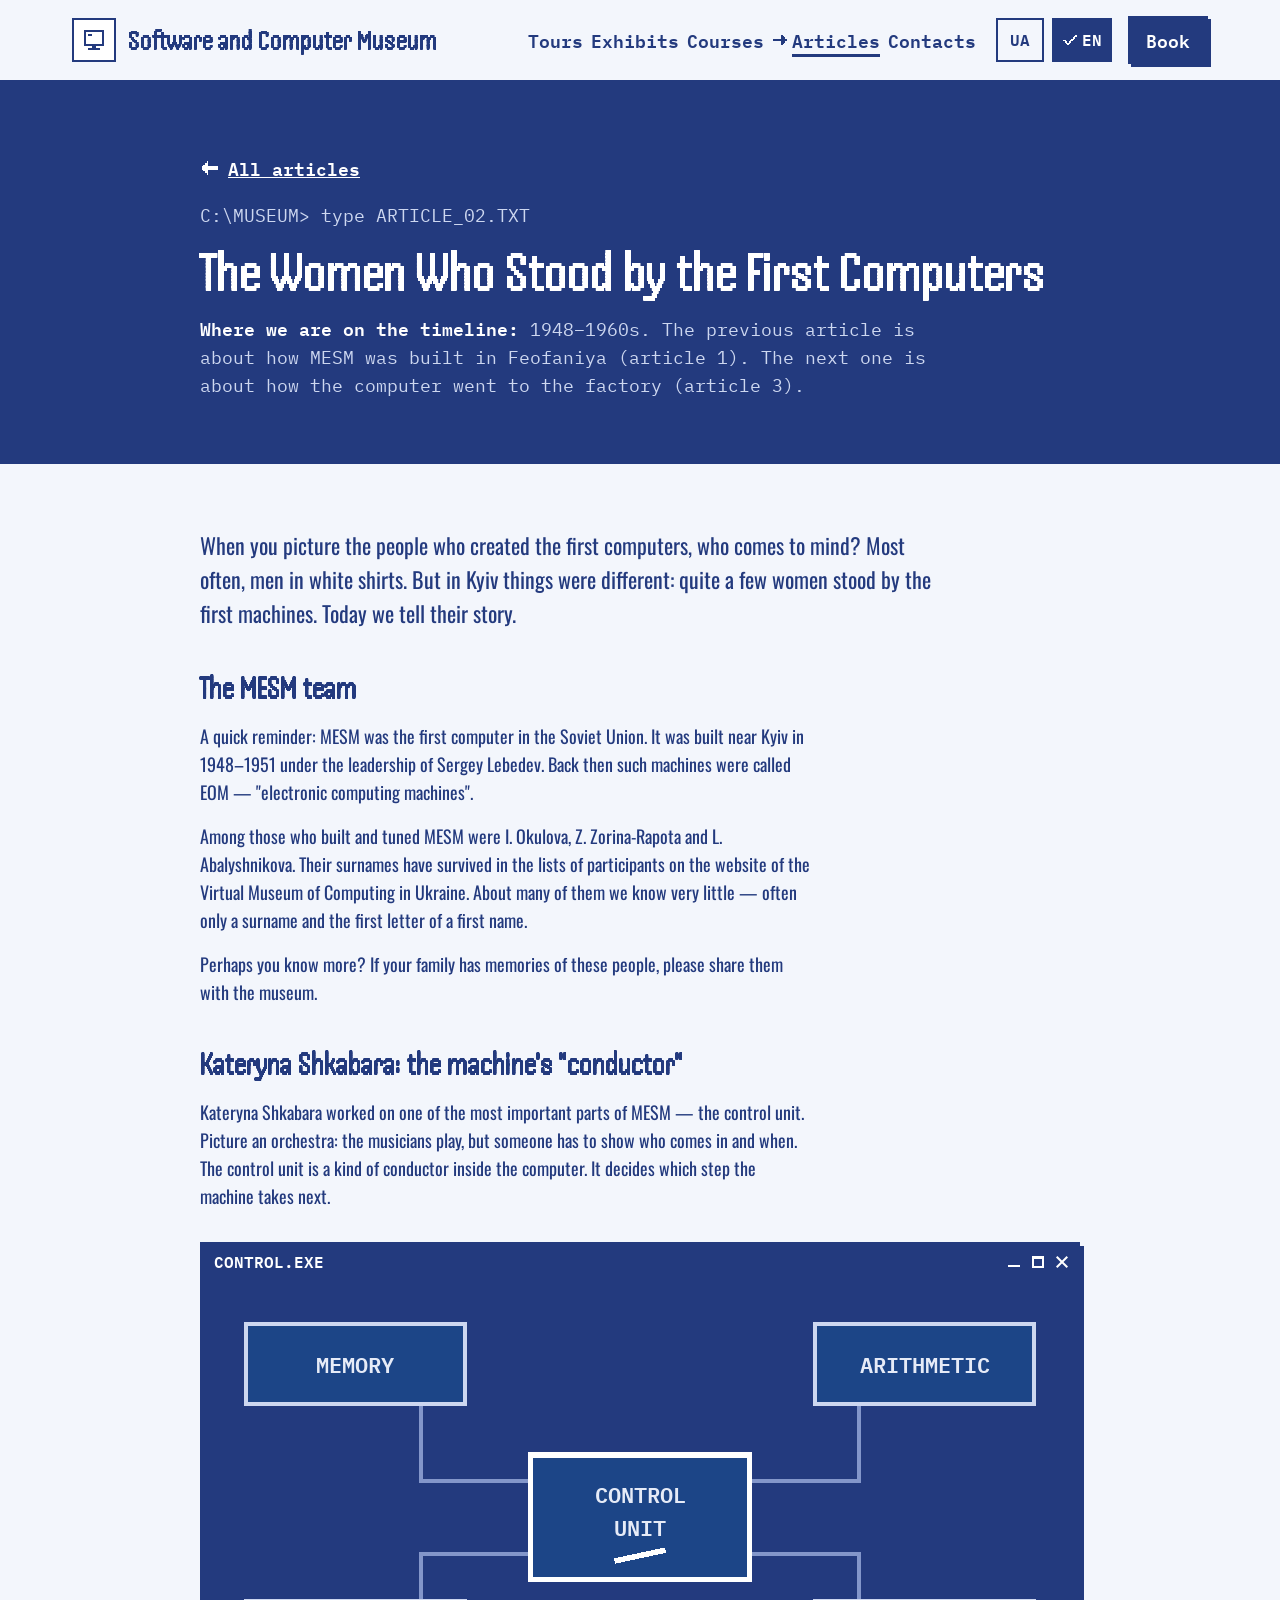
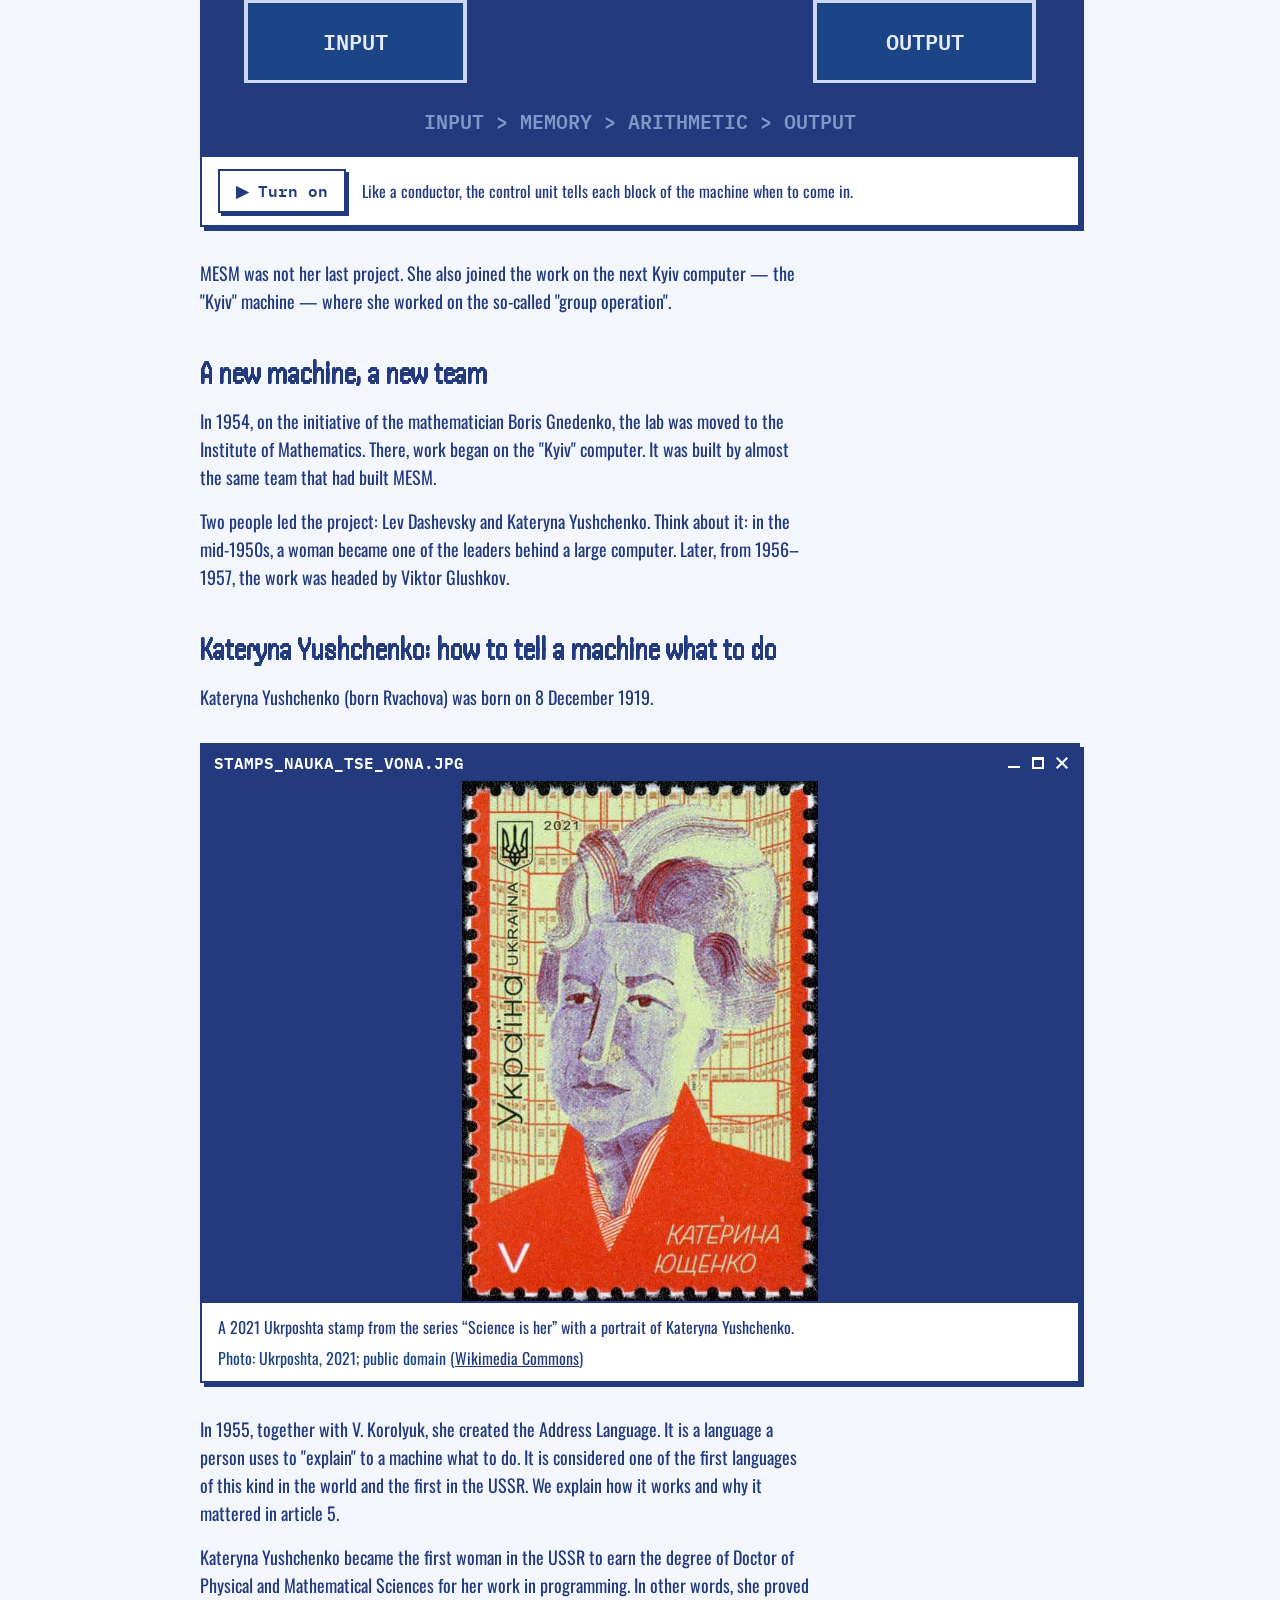
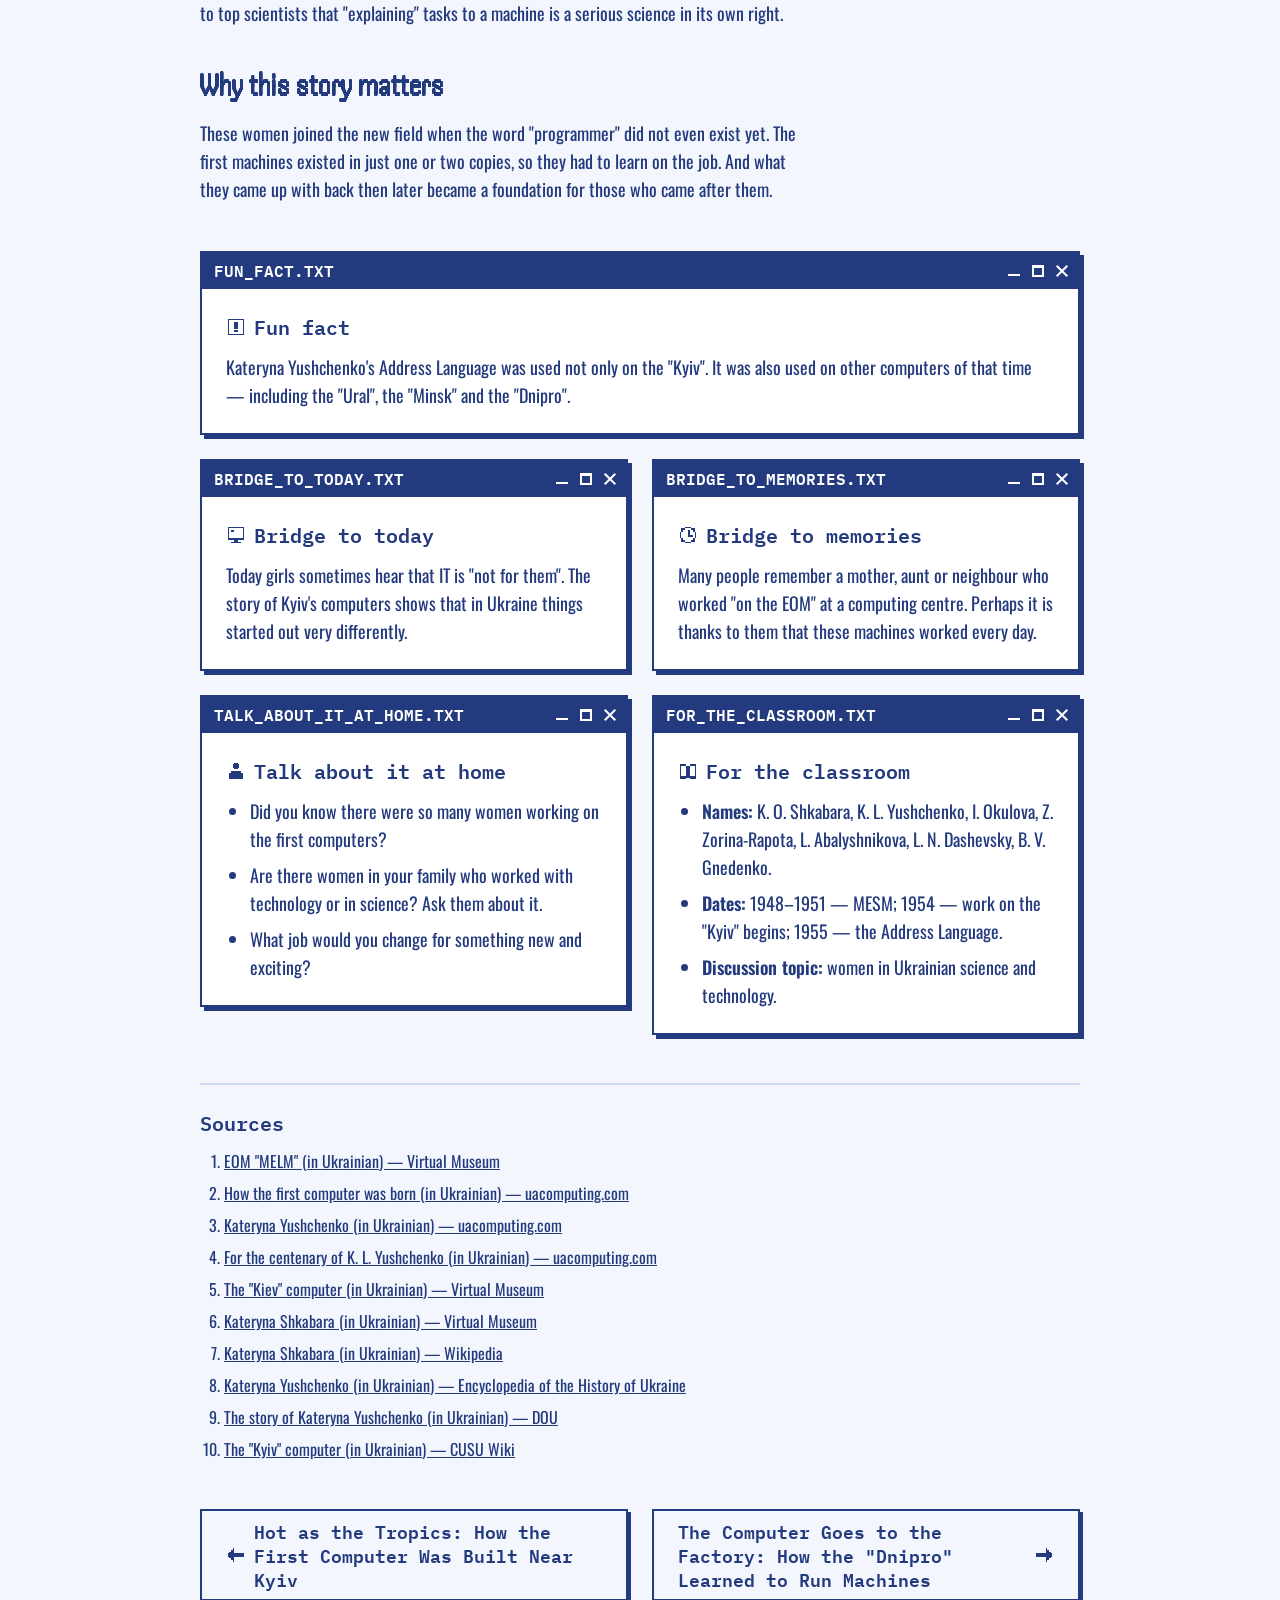
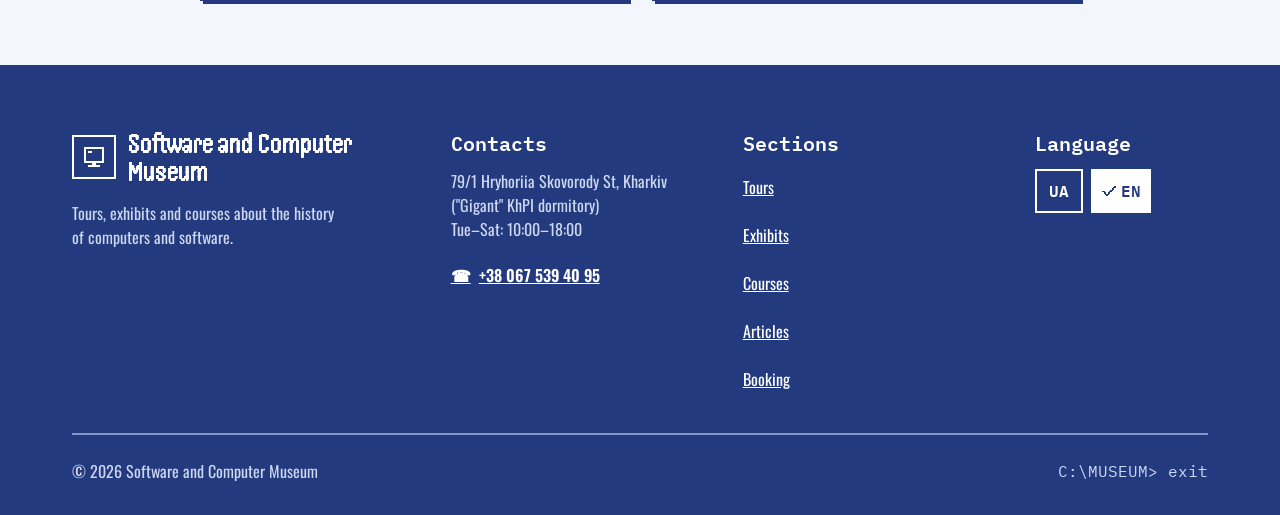
<file: articles/en/02-zhinky-bilya-pershykh-kompyuteriv.html>
<!doctype html>
<html lang="en" data-page-lang="en">
<head>
  <meta charset="utf-8">
  <meta name="viewport" content="width=device-width, initial-scale=1">
  <title>The Women Who Stood by the First Computers — Software and Computer Museum</title>
  <meta name="description" content="When you picture the people who created the first computers, who comes to mind? Most often, men in white shirts. But in Kyiv things were different: quite a few women stood by the first machines. Today we tell their story.">
  <link rel="alternate" hreflang="uk" href="../02-zhinky-bilya-pershykh-kompyuteriv.html">
  <link rel="alternate" hreflang="en" href="02-zhinky-bilya-pershykh-kompyuteriv.html">
  <link rel="stylesheet" href="../../assets/css/fonts.css?v=20261114o">
  <link rel="stylesheet" href="../../assets/css/tokens.css?v=20261114o">
  <link rel="stylesheet" href="../../assets/css/site.css?v=20261114o">
</head>
<body id="top">
<!-- Згенеровано tools/build-articles.js — не редагуйте вручну, змінюйте .md-файли в articles/ -->

<svg width="0" height="0" style="position: absolute;" aria-hidden="true" focusable="false">
  <symbol id="ic-monitor" viewBox="0 0 12 12"><path fill-rule="evenodd" shape-rendering="crispEdges" d="M1 1h10v8H1zM2 2v6h8V2zM3 3h2v1H3zM5 9h2v1H5zM3 10h6v1H3z"/></symbol>
  <symbol id="ic-floppy" viewBox="0 0 12 12"><path fill-rule="evenodd" shape-rendering="crispEdges" d="M1 1h9v1h1v9H1zM3 1h5v3H3zM6 2h1v1H6zM3 6h6v4H3z"/></symbol>
  <symbol id="ic-clock" viewBox="0 0 12 12"><path fill-rule="evenodd" shape-rendering="crispEdges" d="M4 1h4v1h2v2h1v4h-1v2H8v1H4v-1H2V8H1V4h1V2h2zM4 2h4v1h1v1h1v4H9v1H8v1H4V9H3V8H2V4h1V3h1zM6 3h1v3h2v1H6z"/></symbol>
  <symbol id="ic-person" viewBox="0 0 12 12"><path fill-rule="evenodd" shape-rendering="crispEdges" d="M5 1h2v1h1v2H7v1H5V4H4V2h1zM3 6h6v1h1v4H2V7h1z"/></symbol>
  <symbol id="ic-ticket" viewBox="0 0 12 12"><path fill-rule="evenodd" shape-rendering="crispEdges" d="M1 3h10v2h-1v2h1v2H1V7h1V5H1zM6 4h1v1H6zM6 7h1v1H6z"/></symbol>
  <symbol id="ic-calendar" viewBox="0 0 12 12"><path fill-rule="evenodd" shape-rendering="crispEdges" d="M1 2h10v9H1zM2 5h8v5H2zM3 1h1v1H3zM8 1h1v1H8zM3 6h2v2H3z"/></symbol>
  <symbol id="ic-arrow-right" viewBox="0 0 12 12"><path shape-rendering="crispEdges" d="M1 5h6V2h1v1h1v1h1v1h1v2h-1v1H9v1H8v1H7V7H1z"/></symbol>
  <symbol id="ic-arrow-down" viewBox="0 0 12 12"><path shape-rendering="crispEdges" d="M5 1V7H2v1h1v1h1v1h1v1h2v-1h1V9h1V8h1V7H7V1z"/></symbol>
  <symbol id="ic-check" viewBox="0 0 12 12"><path shape-rendering="crispEdges" d="M1 6h2v1h1v1h1V7h1V6h1V5h1V4h1V3h1V2h1v2h-1v1H9v1H8v1H7v1H6v1H5v1H4V9H3V8H2V7H1z"/></symbol>
  <symbol id="ic-alert" viewBox="0 0 12 12"><path fill-rule="evenodd" shape-rendering="crispEdges" d="M1 1h10v10H1zM2 2v8h8V2zM5 3h2v4H5zM5 8h2v1H5z"/></symbol>
  <symbol id="ic-phone" viewBox="0 0 12 12"><path fill-rule="evenodd" shape-rendering="crispEdges" d="M2 1h3v3H4v2h1v1h1v1h2V7h3v3h-1v1H7v-1H5V9H4V8H3V6H2V4H1V2h1z"/></symbol>
  <symbol id="ic-pin" viewBox="0 0 12 12"><path fill-rule="evenodd" shape-rendering="crispEdges" d="M4 1h4v1h1v1h1v4H9v1H8v1H7v2H5V9H4V8H3V7H2V3h1V2h1zM5 3h2v2H5z"/></symbol>
  <symbol id="ic-book" viewBox="0 0 12 12"><path fill-rule="evenodd" shape-rendering="crispEdges" d="M1 2h4v1h2V2h4v9H7v-1H5v1H1zM2 3h3v6H2zM7 3h3v6H7z"/></symbol>
  <symbol id="ic-menu" viewBox="0 0 12 12"><path shape-rendering="crispEdges" d="M1 2h10v2H1zM1 5h10v2H1zM1 8h10v2H1z"/></symbol>
  <symbol id="ic-close" viewBox="0 0 12 12"><path shape-rendering="crispEdges" d="M1 1h2v1h1v1h1v1h2V3h1V2h1V1h2v2h-1v1H9v1H8v2h1v1h1v1h1v2H9v-1H8V9H7V8H5v1H4v1H3v1H1V9h1V8h1V7h1V5H3V4H2V3H1z"/></symbol>
</svg>

<a class="skip" href="#main" data-i18n="k1">Skip to main content</a>

<header class="hdr">
  <div class="wrap hdr-bar">
    <a class="logo hdr-logo" href="../../index.html?lang=en" data-i18n-attr="aria-label:k2" aria-label="Software and Computer Museum — back to top">
      <span class="logo-box"><svg class="ic i-l" aria-hidden="true"><use href="#ic-monitor"/></svg></span>
      <span class="disp logo-name">Software and Computer Museum</span>
    </a>
    <nav class="nav" data-i18n-attr="aria-label:k4" aria-label="Page sections">
      <a class="nl" href="../../index.html?lang=en#tours"><svg class="ic i-s" aria-hidden="true"><use href="#ic-arrow-right"/></svg><span data-i18n="k5">Tours</span></a>
      <a class="nl" href="../../index.html?lang=en#exhibits"><svg class="ic i-s" aria-hidden="true"><use href="#ic-arrow-right"/></svg><span data-i18n="k6">Exhibits</span></a>
      <a class="nl" href="../../index.html?lang=en#courses"><svg class="ic i-s" aria-hidden="true"><use href="#ic-arrow-right"/></svg><span data-i18n="k7">Courses</span></a>
      <a class="nl" href="../../articles-en.html" aria-current="page" data-href-uk="../../articles.html" data-href-en="../../articles-en.html"><svg class="ic i-s" aria-hidden="true"><use href="#ic-arrow-right"/></svg><span data-i18n="k148">Articles</span></a>
      <a class="nl" href="../../index.html?lang=en#contacts"><svg class="ic i-s" aria-hidden="true"><use href="#ic-arrow-right"/></svg><span data-i18n="k8">Contacts</span></a>
    </nav>
    <div class="hdr-actions">
      <div class="langs" role="group" data-i18n-attr="aria-label:k9" aria-label="Site language">
        <button type="button" class="lang" data-lang="uk" aria-pressed="false" data-i18n-attr="aria-label:k10" aria-label="UA — Ukrainian"><svg class="ic i-s" aria-hidden="true"><use href="#ic-check"/></svg>UA</button>
        <button type="button" class="lang" data-lang="en" lang="en" aria-pressed="true" data-i18n-attr="aria-label:k12" aria-label="EN — English"><svg class="ic i-s" aria-hidden="true"><use href="#ic-check"/></svg>EN</button>
      </div>
      <a class="btn" href="../../index.html?lang=en#booking" data-i18n="k14">Book</a>
    </div>
    <button type="button" class="btn btn-ghost burger" aria-expanded="false" aria-controls="mobile-menu">
      <span class="burger-closed" style="display: inline-flex; align-items: center; gap: var(--space-2);"><svg class="ic i-l" aria-hidden="true"><use href="#ic-menu"/></svg><span data-i18n="k15">Menu</span></span>
      <span class="burger-open" style="display: inline-flex; align-items: center; gap: var(--space-2);" hidden><svg class="ic i-l" aria-hidden="true"><use href="#ic-close"/></svg><span class="sr-only" data-i18n="k16">Close</span></span>
    </button>
  </div>
  <div class="wrap mmenu" id="mobile-menu" hidden>
    <nav class="mnav" data-i18n-attr="aria-label:k17" aria-label="Page sections (mobile menu)">
      <a class="ml" href="../../index.html?lang=en#tours"><span data-i18n="k5">Tours</span><svg class="ic i-m go" aria-hidden="true"><use href="#ic-arrow-right"/></svg><span class="here" aria-hidden="true"><svg class="ic i-s"><use href="#ic-check"/></svg><span data-i18n="k18">you are here</span></span></a>
      <a class="ml" href="../../index.html?lang=en#exhibits"><span data-i18n="k6">Exhibits</span><svg class="ic i-m go" aria-hidden="true"><use href="#ic-arrow-right"/></svg><span class="here" aria-hidden="true"><svg class="ic i-s"><use href="#ic-check"/></svg><span data-i18n="k18">you are here</span></span></a>
      <a class="ml" href="../../index.html?lang=en#courses"><span data-i18n="k7">Courses</span><svg class="ic i-m go" aria-hidden="true"><use href="#ic-arrow-right"/></svg><span class="here" aria-hidden="true"><svg class="ic i-s"><use href="#ic-check"/></svg><span data-i18n="k18">you are here</span></span></a>
      <a class="ml" href="../../articles-en.html" aria-current="page" data-href-uk="../../articles.html" data-href-en="../../articles-en.html"><span data-i18n="k148">Articles</span><svg class="ic i-m go" aria-hidden="true"><use href="#ic-arrow-right"/></svg><span class="here" aria-hidden="true"><svg class="ic i-s"><use href="#ic-check"/></svg><span data-i18n="k18">you are here</span></span></a>
      <a class="ml" href="../../index.html?lang=en#contacts"><span data-i18n="k8">Contacts</span><svg class="ic i-m go" aria-hidden="true"><use href="#ic-arrow-right"/></svg><span class="here" aria-hidden="true"><svg class="ic i-s"><use href="#ic-check"/></svg><span data-i18n="k18">you are here</span></span></a>
    </nav>
    <div class="mmenu-actions">
      <div class="langs" role="group" data-i18n-attr="aria-label:k9" aria-label="Site language">
        <button type="button" class="lang" data-lang="uk" aria-pressed="false" data-i18n-attr="aria-label:k10" aria-label="UA — Ukrainian"><svg class="ic i-s" aria-hidden="true"><use href="#ic-check"/></svg>UA</button>
        <button type="button" class="lang" data-lang="en" lang="en" aria-pressed="true" data-i18n-attr="aria-label:k12" aria-label="EN — English"><svg class="ic i-s" aria-hidden="true"><use href="#ic-check"/></svg>EN</button>
      </div>
      <a class="btn" href="../../index.html?lang=en#booking" data-close-menu data-i18n="k14">Book</a>
    </div>
  </div>
</header>

<main id="main">

<section class="art-head" data-theme="dark" aria-labelledby="art-title">
  <div class="wrap">
    <div class="sec-head">
      <a class="back" href="../../articles-en.html"><svg class="ic i-m" aria-hidden="true"><use href="#ic-arrow-right"/></svg><span>All articles</span></a>
      <p class="mono prompt" aria-hidden="true">C:\MUSEUM&gt; type ARTICLE_02.TXT</p>
      <h1 id="art-title" class="disp h2">The Women Who Stood by the First Computers</h1>
      <p class="timeline"><strong>Where we are on the timeline:</strong> 1948–1960s. The previous article is about how MESM was built in Feofaniya (article 1). The next one is about how the computer went to the factory (article 3).</p>
    </div>
  </div>
</section>

<section class="sec">
  <div class="wrap">
    <div class="art">
      <article class="prose">
        <p>When you picture the people who created the first computers, who comes to mind? Most often, men in white shirts. But in Kyiv things were different: quite a few women stood by the first machines. Today we tell their story.</p>
        <h2>The MESM team</h2>
        <p>A quick reminder: MESM was the first computer in the Soviet Union. It was built near Kyiv in 1948–1951 under the leadership of Sergey Lebedev. Back then such machines were called EOM — &quot;electronic computing machines&quot;.</p>
        <p>Among those who built and tuned MESM were I. Okulova, Z. Zorina-Rapota and L. Abalyshnikova. Their surnames have survived in the lists of participants on the website of the Virtual Museum of Computing in Ukraine. About many of them we know very little — often only a surname and the first letter of a first name.</p>
        <p>Perhaps you know more? If your family has memories of these people, please share them with the museum.</p>
        <h2>Kateryna Shkabara: the machine's &quot;conductor&quot;</h2>
        <p>Kateryna Shkabara worked on one of the most important parts of MESM — the control unit. Picture an orchestra: the musicians play, but someone has to show who comes in and when. The control unit is a kind of conductor inside the computer. It decides which step the machine takes next.</p>
        <figure class="win fig fig-ill">
          <div class="wtitle" aria-hidden="true"><span>CONTROL.EXE</span><span class="wctl"><span></span><span></span><span></span></span></div>
          <div class="fig-body"><svg class="ill-art" viewBox="0 0 480 260" role="img" aria-label="The control unit switches on the machine blocks in turn">
      <rect class="bg" width="480" height="260"/>
      <path class="ln" d="M180 110H120V68"/><path class="ln" d="M300 110H360V68"/><path class="ln" d="M180 150H120V176"/><path class="ln" d="M300 150H360V176"/>
      <path class="pulse" d="M180 110H120V68" style="--d:600ms"/><path class="pulse" d="M300 110H360V68" style="--d:1200ms"/><path class="pulse" d="M180 150H120V176" style="--d:0ms"/><path class="pulse" d="M300 150H360V176" style="--d:1800ms"/>
      <g class="blk" style="--d:850ms"><rect class="bx" x="24" y="24" width="120" height="44"/><text class="t" x="84" y="51" text-anchor="middle">MEMORY</text></g><g class="blk" style="--d:1450ms"><rect class="bx" x="336" y="24" width="120" height="44"/><text class="t" x="396" y="51" text-anchor="middle">ARITHMETIC</text></g><g class="blk" style="--d:250ms"><rect class="bx" x="24" y="176" width="120" height="44"/><text class="t" x="84" y="203" text-anchor="middle">INPUT</text></g><g class="blk" style="--d:2050ms"><rect class="bx" x="336" y="176" width="120" height="44"/><text class="t" x="396" y="203" text-anchor="middle">OUTPUT</text></g>
      <rect class="bx strong" x="180" y="96" width="120" height="68"/>
      <text class="t" x="240" y="122" text-anchor="middle">CONTROL</text>
      <text class="t" x="240" y="140" text-anchor="middle">UNIT</text>
      <path class="baton" d="M226 154l28-6"/>
      <text class="t dim-t" x="240" y="246" text-anchor="middle">INPUT &gt; MEMORY &gt; ARITHMETIC &gt; OUTPUT</text>
    </svg></div>
          <figcaption class="fig-cap"><button type="button" class="btn btn-ghost ill-toggle" aria-pressed="false" data-on="▶ Turn on" data-off="■ Turn off">▶ Turn on</button><span>Like a conductor, the control unit tells each block of the machine when to come in.</span></figcaption>
        </figure>
        <p>MESM was not her last project. She also joined the work on the next Kyiv computer — the &quot;Kyiv&quot; machine — where she worked on the so-called &quot;group operation&quot;.</p>
        <h2>A new machine, a new team</h2>
        <p>In 1954, on the initiative of the mathematician Boris Gnedenko, the lab was moved to the Institute of Mathematics. There, work began on the &quot;Kyiv&quot; computer. It was built by almost the same team that had built MESM.</p>
        <p>Two people led the project: Lev Dashevsky and Kateryna Yushchenko. Think about it: in the mid-1950s, a woman became one of the leaders behind a large computer. Later, from 1956–1957, the work was headed by Viktor Glushkov.</p>
        <h2>Kateryna Yushchenko: how to tell a machine what to do</h2>
        <p>Kateryna Yushchenko (born Rvachova) was born on 8 December 1919.</p>
        <figure class="win fig fig-photo">
          <div class="wtitle" aria-hidden="true"><span>STAMPS_NAUKA_TSE_VONA.JPG</span><span class="wctl"><span></span><span></span><span></span></span></div>
          <button type="button" class="fig-zoom" aria-label="Enlarge photo: A 2021 Ukrainian postage stamp with a portrait of Kateryna Yushchenko"><img src="../../assets/img/articles/stamps-nauka-tse-vona.jpg" alt="A 2021 Ukrainian postage stamp with a portrait of Kateryna Yushchenko" loading="lazy" decoding="async"></button>
          <figcaption class="fig-cap"><span>A 2021 Ukrposhta stamp from the series “Science is her” with a portrait of Kateryna Yushchenko.</span><span class="credit">Photo: Ukrposhta, 2021; public domain (<a href="https://commons.wikimedia.org/wiki/File:UA047-21.jpg">Wikimedia Commons</a>)</span></figcaption>
        </figure>
        <p>In 1955, together with V. Korolyuk, she created the Address Language. It is a language a person uses to &quot;explain&quot; to a machine what to do. It is considered one of the first languages of this kind in the world and the first in the USSR. We explain how it works and why it mattered in article 5.</p>
        <p>Kateryna Yushchenko became the first woman in the USSR to earn the degree of Doctor of Physical and Mathematical Sciences for her work in programming. In other words, she proved to top scientists that &quot;explaining&quot; tasks to a machine is a serious science in its own right.</p>
        <h2>Why this story matters</h2>
        <p>These women joined the new field when the word &quot;programmer&quot; did not even exist yet. The first machines existed in just one or two copies, so they had to learn on the job. And what they came up with back then later became a foundation for those who came after them.</p>
      </article>

      <div class="notes">
      <aside class="win note" aria-label="Fun fact">
        <div class="wtitle" aria-hidden="true"><span>FUN_FACT.TXT</span><span class="wctl"><span></span><span></span><span></span></span></div>
        <div class="winbody">
          <h2 class="h4"><svg class="ic i-m" aria-hidden="true"><use href="#ic-alert"/></svg>Fun fact</h2>
          <p>Kateryna Yushchenko's Address Language was used not only on the &quot;Kyiv&quot;. It was also used on other computers of that time — including the &quot;Ural&quot;, the &quot;Minsk&quot; and the &quot;Dnipro&quot;.</p>
        </div>
      </aside>
      <aside class="win note" aria-label="Bridge to today">
        <div class="wtitle" aria-hidden="true"><span>BRIDGE_TO_TODAY.TXT</span><span class="wctl"><span></span><span></span><span></span></span></div>
        <div class="winbody">
          <h2 class="h4"><svg class="ic i-m" aria-hidden="true"><use href="#ic-monitor"/></svg>Bridge to today</h2>
          <p>Today girls sometimes hear that IT is &quot;not for them&quot;. The story of Kyiv's computers shows that in Ukraine things started out very differently.</p>
        </div>
      </aside>
      <aside class="win note" aria-label="Bridge to memories">
        <div class="wtitle" aria-hidden="true"><span>BRIDGE_TO_MEMORIES.TXT</span><span class="wctl"><span></span><span></span><span></span></span></div>
        <div class="winbody">
          <h2 class="h4"><svg class="ic i-m" aria-hidden="true"><use href="#ic-clock"/></svg>Bridge to memories</h2>
          <p>Many people remember a mother, aunt or neighbour who worked &quot;on the EOM&quot; at a computing centre. Perhaps it is thanks to them that these machines worked every day.</p>
        </div>
      </aside>
      <aside class="win note" aria-label="Talk about it at home">
        <div class="wtitle" aria-hidden="true"><span>TALK_ABOUT_IT_AT_HOME.TXT</span><span class="wctl"><span></span><span></span><span></span></span></div>
        <div class="winbody">
          <h2 class="h4"><svg class="ic i-m" aria-hidden="true"><use href="#ic-person"/></svg>Talk about it at home</h2>
          <ul>
  <li>Did you know there were so many women working on the first computers?</li>
  <li>Are there women in your family who worked with technology or in science? Ask them about it.</li>
  <li>What job would you change for something new and exciting?</li>
</ul>
        </div>
      </aside>
      <aside class="win note" aria-label="For the classroom">
        <div class="wtitle" aria-hidden="true"><span>FOR_THE_CLASSROOM.TXT</span><span class="wctl"><span></span><span></span><span></span></span></div>
        <div class="winbody">
          <h2 class="h4"><svg class="ic i-m" aria-hidden="true"><use href="#ic-book"/></svg>For the classroom</h2>
          <ul>
  <li><strong>Names:</strong> K. O. Shkabara, K. L. Yushchenko, I. Okulova, Z. Zorina-Rapota, L. Abalyshnikova, L. N. Dashevsky, B. V. Gnedenko.</li>
  <li><strong>Dates:</strong> 1948–1951 — MESM; 1954 — work on the &quot;Kyiv&quot; begins; 1955 — the Address Language.</li>
  <li><strong>Discussion topic:</strong> women in Ukrainian science and technology.</li>
</ul>
        </div>
      </aside>
      </div>

      <section class="sources" aria-labelledby="sources-title">
        <h2 id="sources-title" class="h4">Sources</h2>
        <ol>
  <li><a href="https://www.icfcst.kiev.ua/MUSEUM/LEBEDEV/L_MESM_u.html">EOM &quot;MELM&quot; (in Ukrainian) — Virtual Museum</a></li>
  <li><a href="https://uacomputing.com/stories/mesm/">How the first computer was born (in Ukrainian) — uacomputing.com</a></li>
  <li><a href="https://uacomputing.com/persons/yushenko/">Kateryna Yushchenko (in Ukrainian) — uacomputing.com</a></li>
  <li><a href="https://uacomputing.com/ushch100/">For the centenary of K. L. Yushchenko (in Ukrainian) — uacomputing.com</a></li>
  <li><a href="https://www.icfcst.kiev.ua/MUSEUM/GL_HALL2/COMPUTERS/Kiev_u.html">The &quot;Kiev&quot; computer (in Ukrainian) — Virtual Museum</a></li>
  <li><a href="https://www.icfcst.kiev.ua/MUSEUM/PHOTOS/Shkabara_u.html">Kateryna Shkabara (in Ukrainian) — Virtual Museum</a></li>
  <li><a href="https://uk.wikipedia.org/wiki/%D0%A8%D0%BA%D0%B0%D0%B1%D0%B0%D1%80%D0%B0_%D0%9A%D0%B0%D1%82%D0%B5%D1%80%D0%B8%D0%BD%D0%B0_%D0%9E%D0%BB%D0%B5%D0%BA%D1%81%D1%96%D1%97%D0%B2%D0%BD%D0%B0">Kateryna Shkabara (in Ukrainian) — Wikipedia</a></li>
  <li><a href="https://resource.history.org.ua/cgi-bin/eiu/history.exe?Z21ID=&amp;I21DBN=EIU&amp;P21DBN=EIU&amp;S21STN=1&amp;S21REF=10&amp;S21FMT=eiu_all&amp;C21COM=S&amp;S21CNR=20&amp;S21P01=0&amp;S21P02=0&amp;S21P03=TRN%3D&amp;S21COLORTERMS=0&amp;S21STR=jushchenko_kateryna_logvynivna">Kateryna Yushchenko (in Ukrainian) — Encyclopedia of the History of Ukraine</a></li>
  <li><a href="https://dou.ua/lenta/interviews/about-kateryna-yushchenko/">The story of Kateryna Yushchenko (in Ukrainian) — DOU</a></li>
  <li><a href="https://wiki.cusu.edu.ua/index.php/%D0%95%D0%BB%D0%B5%D0%BA%D1%82%D1%80%D0%BE%D0%BD%D0%BD%D0%B0_%D0%BE%D0%B1%D1%87%D0%B8%D1%81%D0%BB%D1%8E%D0%B2%D0%B0%D0%BB%D1%8C%D0%BD%D0%B0_%D0%BC%D0%B0%D1%88%D0%B8%D0%BD%D0%B0_%C2%AB%D0%9A%D0%B8%D1%97%D0%B2%C2%BB">The &quot;Kyiv&quot; computer (in Ukrainian) — CUSU Wiki</a></li>
</ol>
      </section>

      <nav class="pager" aria-label="Other articles">
        <a class="btn btn-ghost prev" href="01-spekotno-yak-u-tropikakh.html"><svg class="ic i-m" aria-hidden="true"><use href="#ic-arrow-right"/></svg><span>Hot as the Tropics: How the First Computer Was Built Near Kyiv</span></a>
        <a class="btn btn-ghost next" href="03-kompyuter-ide-na-zavod.html"><span>The Computer Goes to the Factory: How the &quot;Dnipro&quot; Learned to Run Machines</span><svg class="ic i-m" aria-hidden="true"><use href="#ic-arrow-right"/></svg></a>
      </nav>
    </div>
  </div>
</section>

</main>

<footer class="ftr" data-theme="dark">
  <div class="wrap ftr-inner">
    <div class="ftr-grid">
      <div class="ftr-col ftr-about">
        <a class="logo" href="../../index.html?lang=en" data-i18n-attr="aria-label:k2" aria-label="Software and Computer Museum — back to top">
          <span class="logo-box"><svg class="ic i-l" aria-hidden="true"><use href="#ic-monitor"/></svg></span>
          <span class="disp logo-name">Software and Computer Museum</span>
        </a>
        <p class="caption muted" data-i18n="k139">Tours, exhibits and courses about the history of computers and software.</p>
      </div>
      <div class="ftr-col">
        <p class="h4" data-i18n="k8">Contacts</p>
        <p class="caption muted"><span data-i18n="k131">79/1 Hryhoriia Skovorody St, Kharkiv (&quot;Gigant&quot; KhPI dormitory)</span><br><span data-i18n="k133">Tue–Sat: 10:00–18:00</span></p>
        <a class="ftr-link" href="tel:+380675394095" style="font-weight: 600;" data-i18n-attr="aria-label:k122" aria-label="Call the museum: +38 067 539 40 95">+38 067 539 40 95</a>
      </div>
      <nav class="ftr-col ftr-nav" data-i18n-attr="aria-label:k140" aria-label="Page sections (footer)">
        <p class="h4" data-i18n="k141">Sections</p>
        <a class="ftr-link" href="../../index.html?lang=en#tours" data-i18n="k5">Tours</a>
        <a class="ftr-link" href="../../index.html?lang=en#exhibits" data-i18n="k6">Exhibits</a>
        <a class="ftr-link" href="../../index.html?lang=en#courses" data-i18n="k7">Courses</a>
        <a class="ftr-link" href="../../articles-en.html" data-href-uk="../../articles.html" data-href-en="../../articles-en.html" data-i18n="k148">Articles</a>
        <a class="ftr-link" href="../../index.html?lang=en#booking" data-i18n="k142">Booking</a>
      </nav>
      <div class="ftr-col">
        <p class="h4" data-i18n="k143">Language</p>
        <div class="langs" role="group" data-i18n-attr="aria-label:k9" aria-label="Site language">
          <button type="button" class="lang" data-lang="uk" aria-pressed="false" data-i18n-attr="aria-label:k10" aria-label="UA — Ukrainian"><svg class="ic i-s" aria-hidden="true"><use href="#ic-check"/></svg>UA</button>
          <button type="button" class="lang" data-lang="en" lang="en" aria-pressed="true" data-i18n-attr="aria-label:k12" aria-label="EN — English"><svg class="ic i-s" aria-hidden="true"><use href="#ic-check"/></svg>EN</button>
        </div>
      </div>
    </div>
    <div class="ftr-bottom">
      <p class="caption muted" data-i18n="k144">© 2026 Software and Computer Museum</p>
      <p class="mono muted" style="margin: 0;" aria-hidden="true" data-i18n="k145">C:\MUSEUM&gt; exit</p>
    </div>
  </div>
</footer>

<script src="../../assets/js/content.uk.js?v=20261114o"></script>
<script src="../../assets/js/content.en.js?v=20261114o"></script>
<script src="../../assets/js/app.js?v=20261114o"></script>
</body>
</html>
</file>
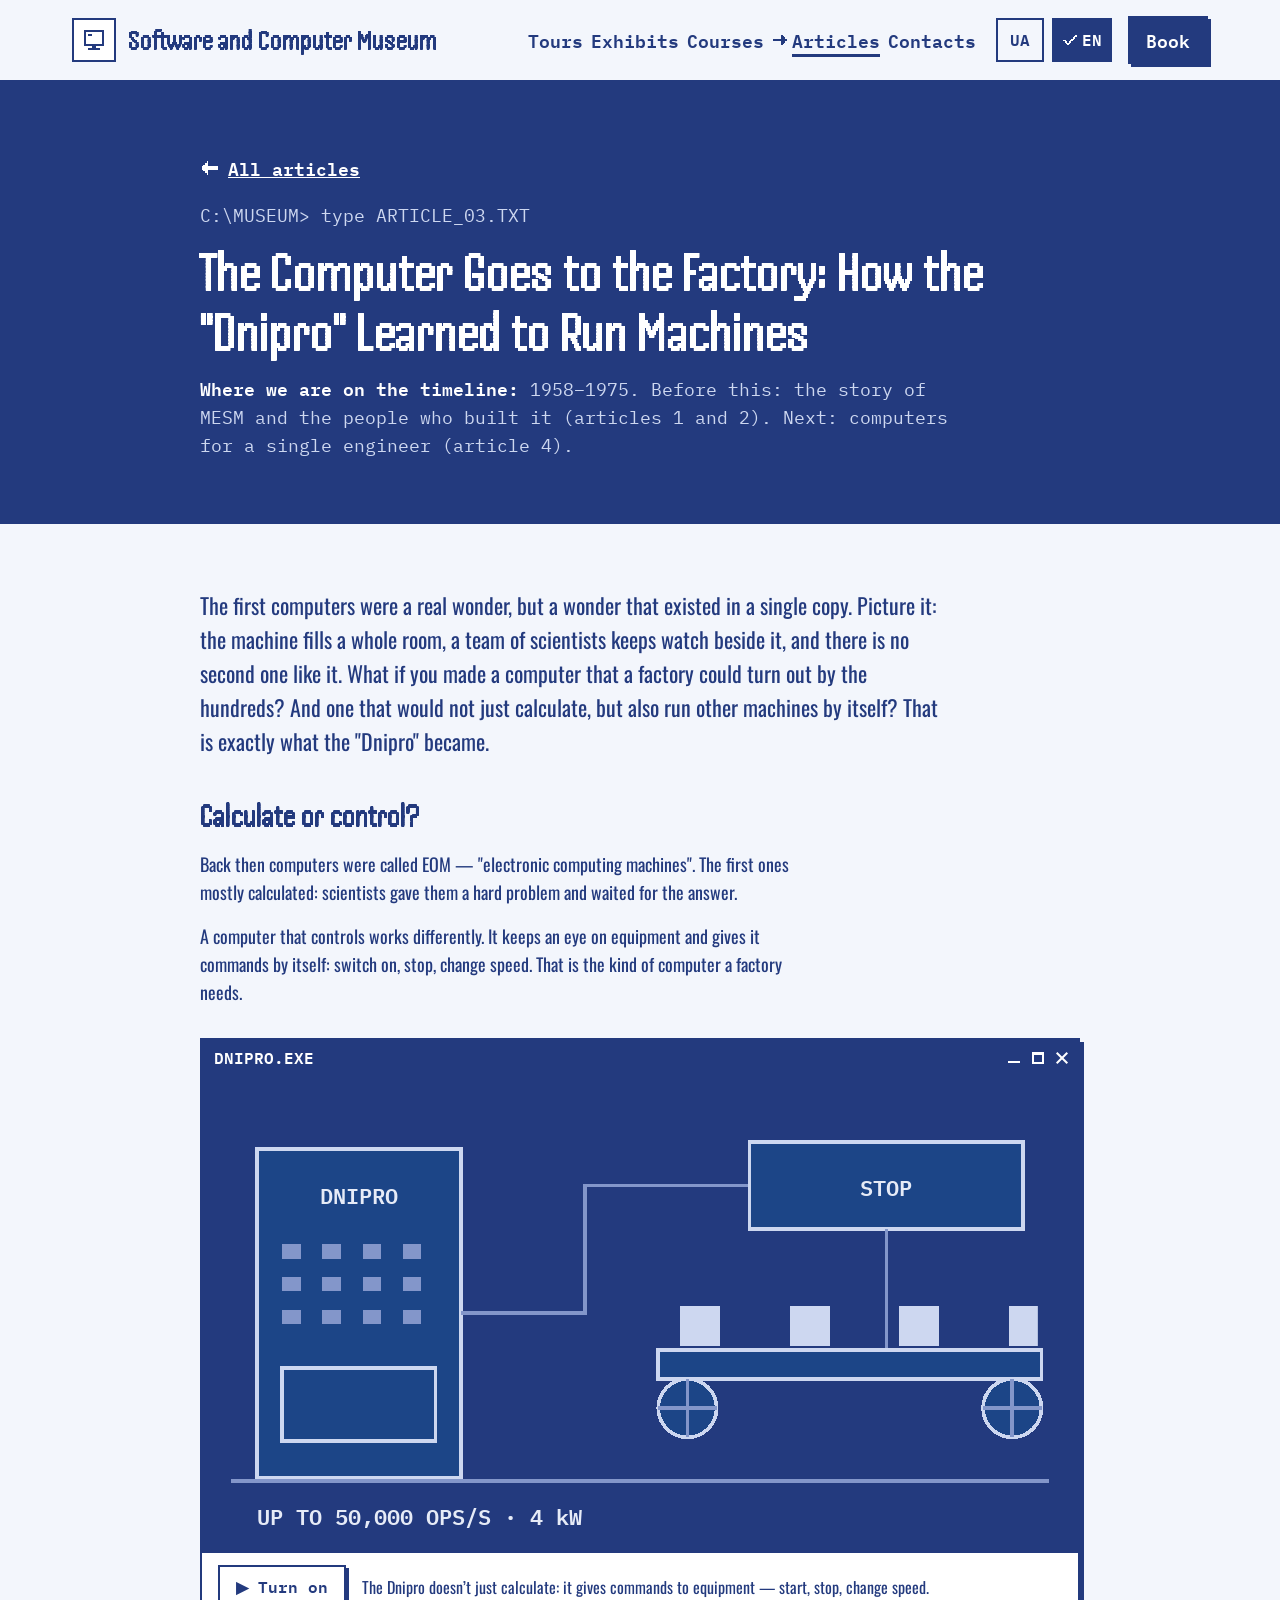
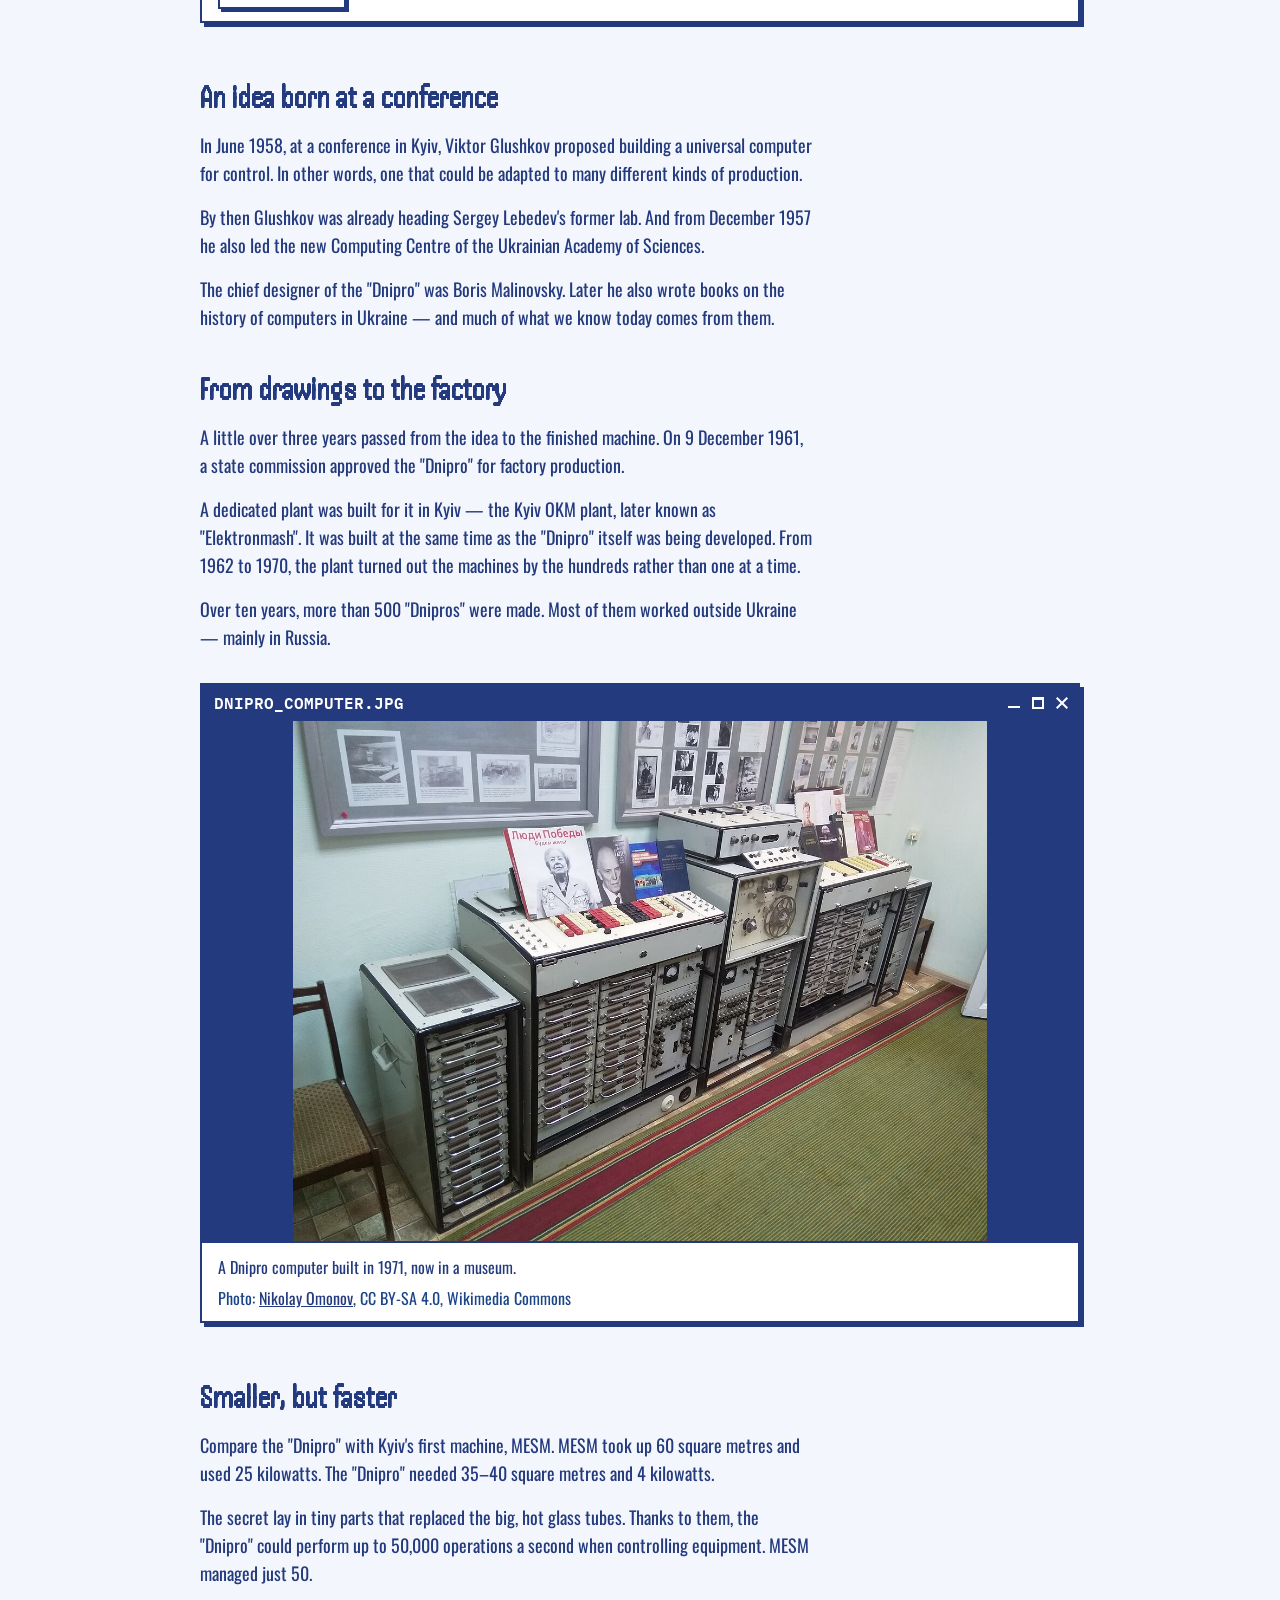
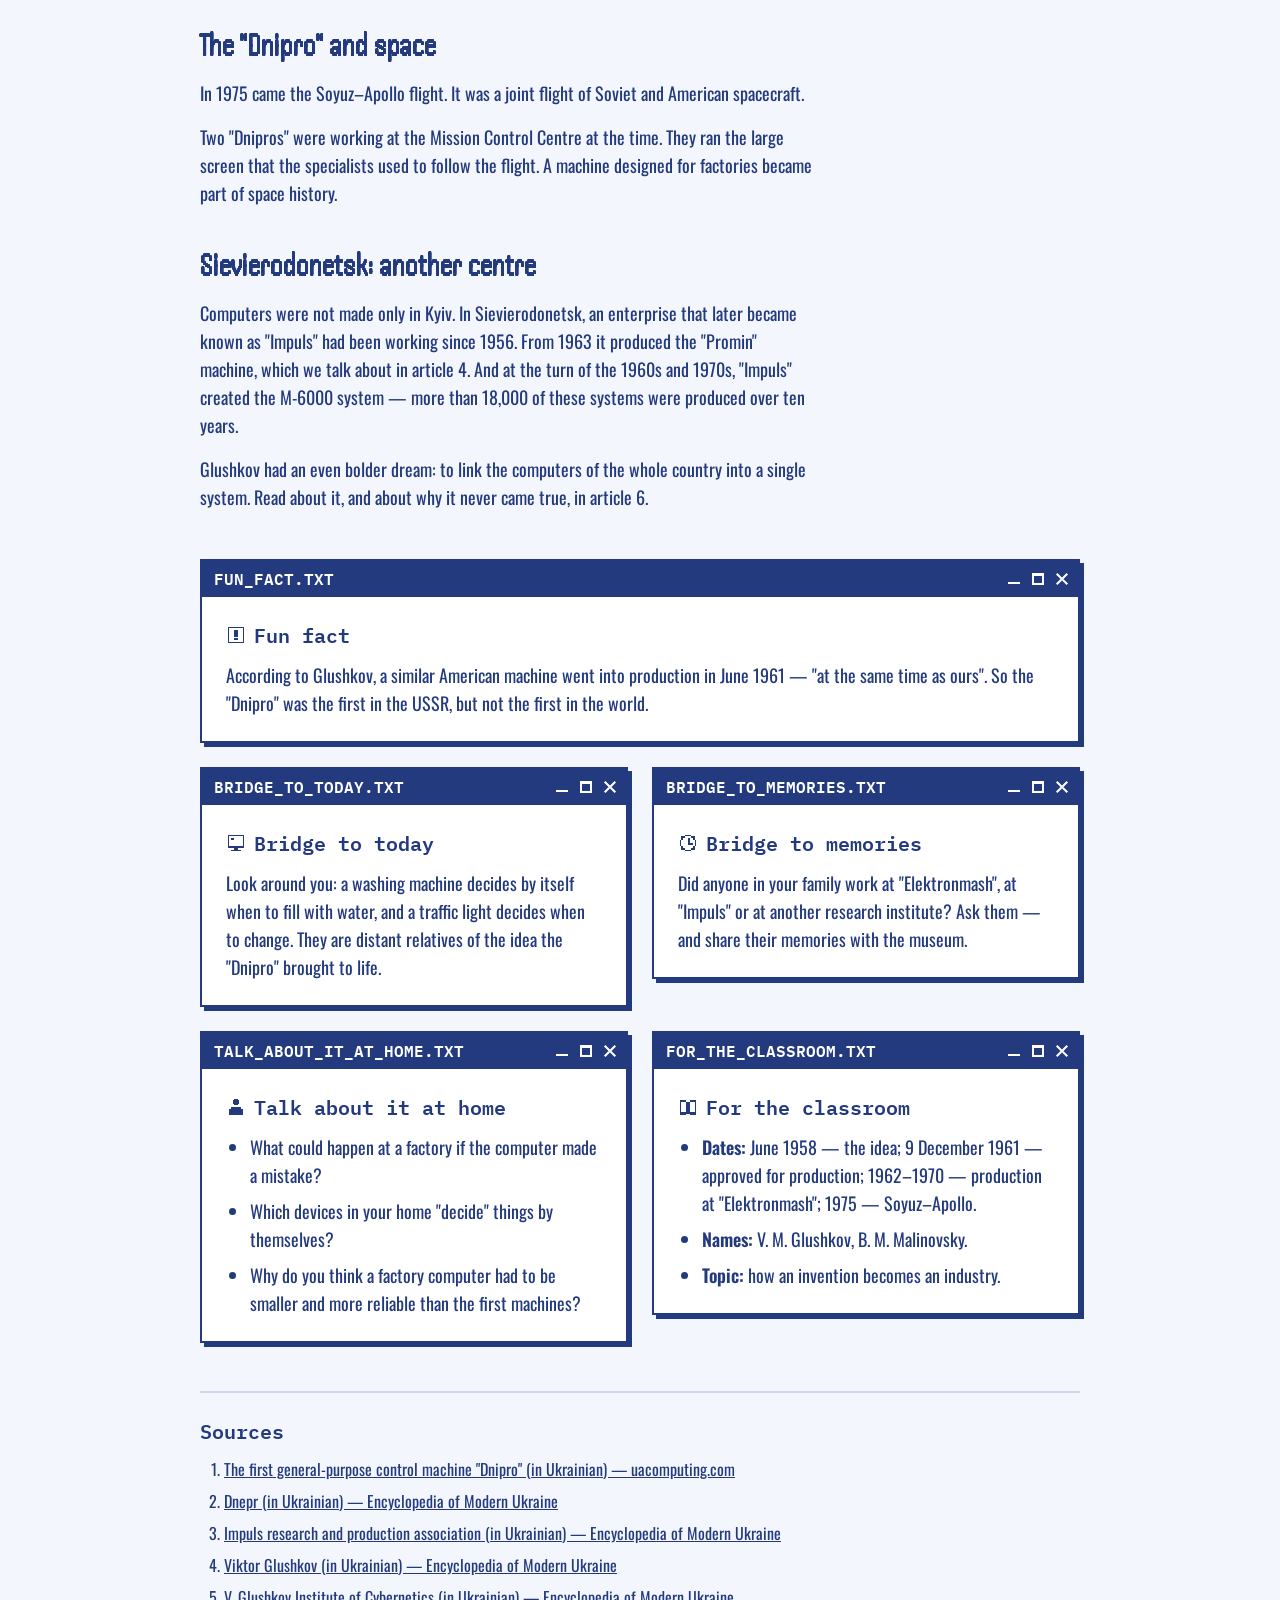
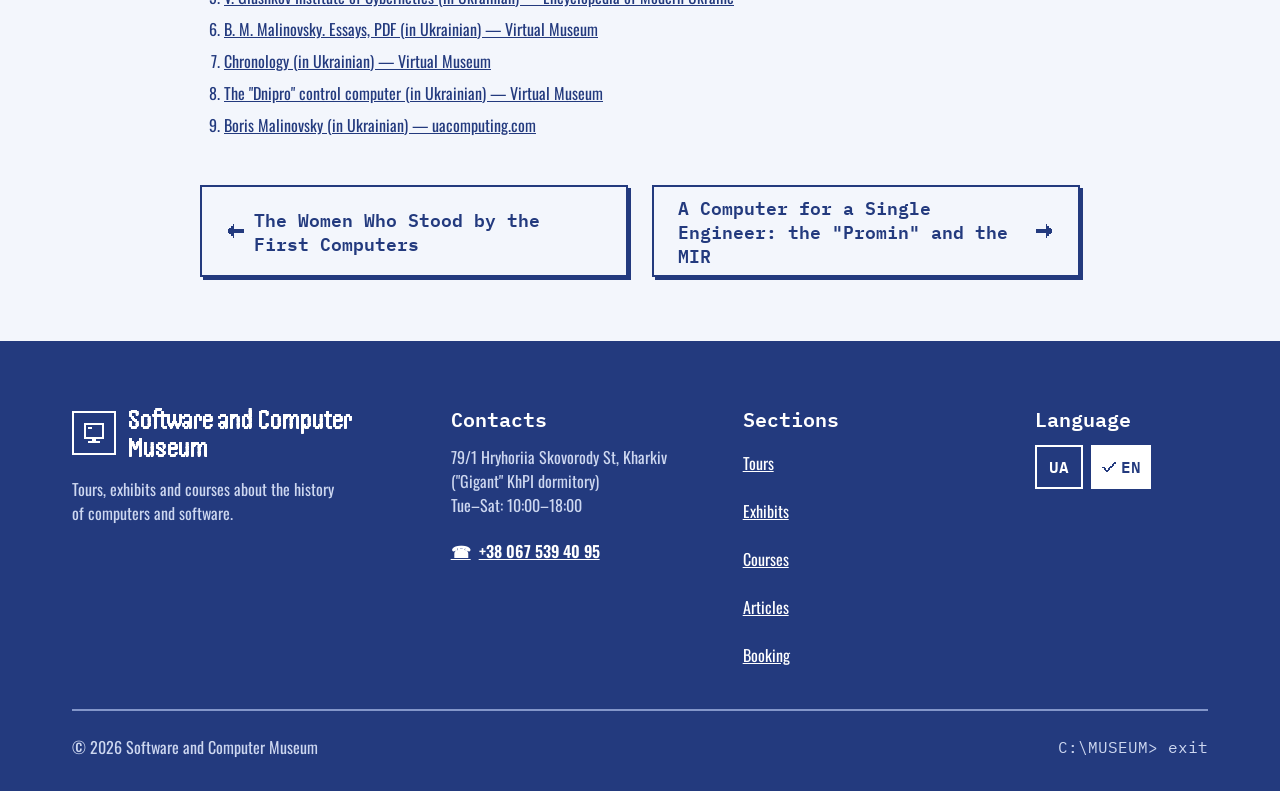
<file: articles/en/03-kompyuter-ide-na-zavod.html>
<!doctype html>
<html lang="en" data-page-lang="en">
<head>
  <meta charset="utf-8">
  <meta name="viewport" content="width=device-width, initial-scale=1">
  <title>The Computer Goes to the Factory: How the &quot;Dnipro&quot; Learned to Run Machines — Software and Computer Museum</title>
  <meta name="description" content="The first computers were a real wonder, but a wonder that existed in a single copy. Picture it: the machine fills a whole room, a team of scientists keeps watch beside it, and there is no second one like it. What if you made a computer that a factory could turn out by the hundreds? And one that would not just calculate, but also run other machines by itself? That is exactly what the &quot;Dnipro&quot; became.">
  <link rel="alternate" hreflang="uk" href="../03-kompyuter-ide-na-zavod.html">
  <link rel="alternate" hreflang="en" href="03-kompyuter-ide-na-zavod.html">
  <link rel="stylesheet" href="../../assets/css/fonts.css?v=20261114o">
  <link rel="stylesheet" href="../../assets/css/tokens.css?v=20261114o">
  <link rel="stylesheet" href="../../assets/css/site.css?v=20261114o">
</head>
<body id="top">
<!-- Згенеровано tools/build-articles.js — не редагуйте вручну, змінюйте .md-файли в articles/ -->

<svg width="0" height="0" style="position: absolute;" aria-hidden="true" focusable="false">
  <symbol id="ic-monitor" viewBox="0 0 12 12"><path fill-rule="evenodd" shape-rendering="crispEdges" d="M1 1h10v8H1zM2 2v6h8V2zM3 3h2v1H3zM5 9h2v1H5zM3 10h6v1H3z"/></symbol>
  <symbol id="ic-floppy" viewBox="0 0 12 12"><path fill-rule="evenodd" shape-rendering="crispEdges" d="M1 1h9v1h1v9H1zM3 1h5v3H3zM6 2h1v1H6zM3 6h6v4H3z"/></symbol>
  <symbol id="ic-clock" viewBox="0 0 12 12"><path fill-rule="evenodd" shape-rendering="crispEdges" d="M4 1h4v1h2v2h1v4h-1v2H8v1H4v-1H2V8H1V4h1V2h2zM4 2h4v1h1v1h1v4H9v1H8v1H4V9H3V8H2V4h1V3h1zM6 3h1v3h2v1H6z"/></symbol>
  <symbol id="ic-person" viewBox="0 0 12 12"><path fill-rule="evenodd" shape-rendering="crispEdges" d="M5 1h2v1h1v2H7v1H5V4H4V2h1zM3 6h6v1h1v4H2V7h1z"/></symbol>
  <symbol id="ic-ticket" viewBox="0 0 12 12"><path fill-rule="evenodd" shape-rendering="crispEdges" d="M1 3h10v2h-1v2h1v2H1V7h1V5H1zM6 4h1v1H6zM6 7h1v1H6z"/></symbol>
  <symbol id="ic-calendar" viewBox="0 0 12 12"><path fill-rule="evenodd" shape-rendering="crispEdges" d="M1 2h10v9H1zM2 5h8v5H2zM3 1h1v1H3zM8 1h1v1H8zM3 6h2v2H3z"/></symbol>
  <symbol id="ic-arrow-right" viewBox="0 0 12 12"><path shape-rendering="crispEdges" d="M1 5h6V2h1v1h1v1h1v1h1v2h-1v1H9v1H8v1H7V7H1z"/></symbol>
  <symbol id="ic-arrow-down" viewBox="0 0 12 12"><path shape-rendering="crispEdges" d="M5 1V7H2v1h1v1h1v1h1v1h2v-1h1V9h1V8h1V7H7V1z"/></symbol>
  <symbol id="ic-check" viewBox="0 0 12 12"><path shape-rendering="crispEdges" d="M1 6h2v1h1v1h1V7h1V6h1V5h1V4h1V3h1V2h1v2h-1v1H9v1H8v1H7v1H6v1H5v1H4V9H3V8H2V7H1z"/></symbol>
  <symbol id="ic-alert" viewBox="0 0 12 12"><path fill-rule="evenodd" shape-rendering="crispEdges" d="M1 1h10v10H1zM2 2v8h8V2zM5 3h2v4H5zM5 8h2v1H5z"/></symbol>
  <symbol id="ic-phone" viewBox="0 0 12 12"><path fill-rule="evenodd" shape-rendering="crispEdges" d="M2 1h3v3H4v2h1v1h1v1h2V7h3v3h-1v1H7v-1H5V9H4V8H3V6H2V4H1V2h1z"/></symbol>
  <symbol id="ic-pin" viewBox="0 0 12 12"><path fill-rule="evenodd" shape-rendering="crispEdges" d="M4 1h4v1h1v1h1v4H9v1H8v1H7v2H5V9H4V8H3V7H2V3h1V2h1zM5 3h2v2H5z"/></symbol>
  <symbol id="ic-book" viewBox="0 0 12 12"><path fill-rule="evenodd" shape-rendering="crispEdges" d="M1 2h4v1h2V2h4v9H7v-1H5v1H1zM2 3h3v6H2zM7 3h3v6H7z"/></symbol>
  <symbol id="ic-menu" viewBox="0 0 12 12"><path shape-rendering="crispEdges" d="M1 2h10v2H1zM1 5h10v2H1zM1 8h10v2H1z"/></symbol>
  <symbol id="ic-close" viewBox="0 0 12 12"><path shape-rendering="crispEdges" d="M1 1h2v1h1v1h1v1h2V3h1V2h1V1h2v2h-1v1H9v1H8v2h1v1h1v1h1v2H9v-1H8V9H7V8H5v1H4v1H3v1H1V9h1V8h1V7h1V5H3V4H2V3H1z"/></symbol>
</svg>

<a class="skip" href="#main" data-i18n="k1">Skip to main content</a>

<header class="hdr">
  <div class="wrap hdr-bar">
    <a class="logo hdr-logo" href="../../index.html?lang=en" data-i18n-attr="aria-label:k2" aria-label="Software and Computer Museum — back to top">
      <span class="logo-box"><svg class="ic i-l" aria-hidden="true"><use href="#ic-monitor"/></svg></span>
      <span class="disp logo-name">Software and Computer Museum</span>
    </a>
    <nav class="nav" data-i18n-attr="aria-label:k4" aria-label="Page sections">
      <a class="nl" href="../../index.html?lang=en#tours"><svg class="ic i-s" aria-hidden="true"><use href="#ic-arrow-right"/></svg><span data-i18n="k5">Tours</span></a>
      <a class="nl" href="../../index.html?lang=en#exhibits"><svg class="ic i-s" aria-hidden="true"><use href="#ic-arrow-right"/></svg><span data-i18n="k6">Exhibits</span></a>
      <a class="nl" href="../../index.html?lang=en#courses"><svg class="ic i-s" aria-hidden="true"><use href="#ic-arrow-right"/></svg><span data-i18n="k7">Courses</span></a>
      <a class="nl" href="../../articles-en.html" aria-current="page" data-href-uk="../../articles.html" data-href-en="../../articles-en.html"><svg class="ic i-s" aria-hidden="true"><use href="#ic-arrow-right"/></svg><span data-i18n="k148">Articles</span></a>
      <a class="nl" href="../../index.html?lang=en#contacts"><svg class="ic i-s" aria-hidden="true"><use href="#ic-arrow-right"/></svg><span data-i18n="k8">Contacts</span></a>
    </nav>
    <div class="hdr-actions">
      <div class="langs" role="group" data-i18n-attr="aria-label:k9" aria-label="Site language">
        <button type="button" class="lang" data-lang="uk" aria-pressed="false" data-i18n-attr="aria-label:k10" aria-label="UA — Ukrainian"><svg class="ic i-s" aria-hidden="true"><use href="#ic-check"/></svg>UA</button>
        <button type="button" class="lang" data-lang="en" lang="en" aria-pressed="true" data-i18n-attr="aria-label:k12" aria-label="EN — English"><svg class="ic i-s" aria-hidden="true"><use href="#ic-check"/></svg>EN</button>
      </div>
      <a class="btn" href="../../index.html?lang=en#booking" data-i18n="k14">Book</a>
    </div>
    <button type="button" class="btn btn-ghost burger" aria-expanded="false" aria-controls="mobile-menu">
      <span class="burger-closed" style="display: inline-flex; align-items: center; gap: var(--space-2);"><svg class="ic i-l" aria-hidden="true"><use href="#ic-menu"/></svg><span data-i18n="k15">Menu</span></span>
      <span class="burger-open" style="display: inline-flex; align-items: center; gap: var(--space-2);" hidden><svg class="ic i-l" aria-hidden="true"><use href="#ic-close"/></svg><span class="sr-only" data-i18n="k16">Close</span></span>
    </button>
  </div>
  <div class="wrap mmenu" id="mobile-menu" hidden>
    <nav class="mnav" data-i18n-attr="aria-label:k17" aria-label="Page sections (mobile menu)">
      <a class="ml" href="../../index.html?lang=en#tours"><span data-i18n="k5">Tours</span><svg class="ic i-m go" aria-hidden="true"><use href="#ic-arrow-right"/></svg><span class="here" aria-hidden="true"><svg class="ic i-s"><use href="#ic-check"/></svg><span data-i18n="k18">you are here</span></span></a>
      <a class="ml" href="../../index.html?lang=en#exhibits"><span data-i18n="k6">Exhibits</span><svg class="ic i-m go" aria-hidden="true"><use href="#ic-arrow-right"/></svg><span class="here" aria-hidden="true"><svg class="ic i-s"><use href="#ic-check"/></svg><span data-i18n="k18">you are here</span></span></a>
      <a class="ml" href="../../index.html?lang=en#courses"><span data-i18n="k7">Courses</span><svg class="ic i-m go" aria-hidden="true"><use href="#ic-arrow-right"/></svg><span class="here" aria-hidden="true"><svg class="ic i-s"><use href="#ic-check"/></svg><span data-i18n="k18">you are here</span></span></a>
      <a class="ml" href="../../articles-en.html" aria-current="page" data-href-uk="../../articles.html" data-href-en="../../articles-en.html"><span data-i18n="k148">Articles</span><svg class="ic i-m go" aria-hidden="true"><use href="#ic-arrow-right"/></svg><span class="here" aria-hidden="true"><svg class="ic i-s"><use href="#ic-check"/></svg><span data-i18n="k18">you are here</span></span></a>
      <a class="ml" href="../../index.html?lang=en#contacts"><span data-i18n="k8">Contacts</span><svg class="ic i-m go" aria-hidden="true"><use href="#ic-arrow-right"/></svg><span class="here" aria-hidden="true"><svg class="ic i-s"><use href="#ic-check"/></svg><span data-i18n="k18">you are here</span></span></a>
    </nav>
    <div class="mmenu-actions">
      <div class="langs" role="group" data-i18n-attr="aria-label:k9" aria-label="Site language">
        <button type="button" class="lang" data-lang="uk" aria-pressed="false" data-i18n-attr="aria-label:k10" aria-label="UA — Ukrainian"><svg class="ic i-s" aria-hidden="true"><use href="#ic-check"/></svg>UA</button>
        <button type="button" class="lang" data-lang="en" lang="en" aria-pressed="true" data-i18n-attr="aria-label:k12" aria-label="EN — English"><svg class="ic i-s" aria-hidden="true"><use href="#ic-check"/></svg>EN</button>
      </div>
      <a class="btn" href="../../index.html?lang=en#booking" data-close-menu data-i18n="k14">Book</a>
    </div>
  </div>
</header>

<main id="main">

<section class="art-head" data-theme="dark" aria-labelledby="art-title">
  <div class="wrap">
    <div class="sec-head">
      <a class="back" href="../../articles-en.html"><svg class="ic i-m" aria-hidden="true"><use href="#ic-arrow-right"/></svg><span>All articles</span></a>
      <p class="mono prompt" aria-hidden="true">C:\MUSEUM&gt; type ARTICLE_03.TXT</p>
      <h1 id="art-title" class="disp h2">The Computer Goes to the Factory: How the &quot;Dnipro&quot; Learned to Run Machines</h1>
      <p class="timeline"><strong>Where we are on the timeline:</strong> 1958–1975. Before this: the story of MESM and the people who built it (articles 1 and 2). Next: computers for a single engineer (article 4).</p>
    </div>
  </div>
</section>

<section class="sec">
  <div class="wrap">
    <div class="art">
      <article class="prose">
        <p>The first computers were a real wonder, but a wonder that existed in a single copy. Picture it: the machine fills a whole room, a team of scientists keeps watch beside it, and there is no second one like it. What if you made a computer that a factory could turn out by the hundreds? And one that would not just calculate, but also run other machines by itself? That is exactly what the &quot;Dnipro&quot; became.</p>
        <h2>Calculate or control?</h2>
        <p>Back then computers were called EOM — &quot;electronic computing machines&quot;. The first ones mostly calculated: scientists gave them a hard problem and waited for the answer.</p>
        <p>A computer that controls works differently. It keeps an eye on equipment and gives it commands by itself: switch on, stop, change speed. That is the kind of computer a factory needs.</p>
        <figure class="win fig fig-ill">
          <div class="wtitle" aria-hidden="true"><span>DNIPRO.EXE</span><span class="wctl"><span></span><span></span><span></span></span></div>
          <div class="fig-body"><svg class="ill-art" viewBox="0 0 480 260" role="img" aria-label="The Dnipro computer controls a factory conveyor">
      <rect class="bg" width="480" height="260"/>
      <rect class="bx" x="30" y="40" width="112" height="180"/>
      <text class="t" x="86" y="70" text-anchor="middle">DNIPRO</text>
      <rect class="lamp" x="44" y="92" width="10" height="8" style="--d:0ms"/><rect class="lamp" x="66" y="92" width="10" height="8" style="--d:137ms"/><rect class="lamp" x="88" y="92" width="10" height="8" style="--d:274ms"/><rect class="lamp" x="110" y="92" width="10" height="8" style="--d:411ms"/><rect class="lamp" x="44" y="110" width="10" height="8" style="--d:548ms"/><rect class="lamp" x="66" y="110" width="10" height="8" style="--d:685ms"/><rect class="lamp" x="88" y="110" width="10" height="8" style="--d:822ms"/><rect class="lamp" x="110" y="110" width="10" height="8" style="--d:959ms"/><rect class="lamp" x="44" y="128" width="10" height="8" style="--d:1096ms"/><rect class="lamp" x="66" y="128" width="10" height="8" style="--d:1233ms"/><rect class="lamp" x="88" y="128" width="10" height="8" style="--d:1370ms"/><rect class="lamp" x="110" y="128" width="10" height="8" style="--d:1507ms"/>
      <rect class="bx" x="44" y="160" width="84" height="40"/>
      <path class="ln" d="M142 130H210V60H300"/>
      <path class="pulse loop" d="M142 130H210V60H300"/>
      <rect class="bx" x="300" y="36" width="150" height="48"/>
      <text class="t off-only" x="375" y="66" text-anchor="middle">STOP</text>
      <text class="t on-only" x="375" y="66" text-anchor="middle">RUN · SPEED 3</text>
      <path class="ln" d="M375 84V150"/>
      <rect class="bx" x="250" y="150" width="210" height="16"/>
      <clipPath id="ill-belt-clip"><rect x="252" y="110" width="206" height="40"/></clipPath>
      <g clip-path="url(#ill-belt-clip)"><g class="belt"><rect class="box" x="262" y="126" width="22" height="22"/><rect class="box" x="322" y="126" width="22" height="22"/><rect class="box" x="382" y="126" width="22" height="22"/><rect class="box" x="442" y="126" width="22" height="22"/></g></g>
      <g class="gear"><circle class="bx" cx="266" cy="182" r="16"/><path class="ln" d="M250 182H282M266 166V198"/></g><g class="gear"><circle class="bx" cx="444" cy="182" r="16"/><path class="ln" d="M428 182H460M444 166V198"/></g>
      <path class="ln" d="M16 222H464"/>
      <text class="t" x="30" y="246" text-anchor="start">UP TO 50,000 OPS/S · 4 kW</text>
    </svg></div>
          <figcaption class="fig-cap"><button type="button" class="btn btn-ghost ill-toggle" aria-pressed="false" data-on="▶ Turn on" data-off="■ Turn off">▶ Turn on</button><span>The Dnipro doesn’t just calculate: it gives commands to equipment — start, stop, change speed.</span></figcaption>
        </figure>
        <h2>An idea born at a conference</h2>
        <p>In June 1958, at a conference in Kyiv, Viktor Glushkov proposed building a universal computer for control. In other words, one that could be adapted to many different kinds of production.</p>
        <p>By then Glushkov was already heading Sergey Lebedev's former lab. And from December 1957 he also led the new Computing Centre of the Ukrainian Academy of Sciences.</p>
        <p>The chief designer of the &quot;Dnipro&quot; was Boris Malinovsky. Later he also wrote books on the history of computers in Ukraine — and much of what we know today comes from them.</p>
        <h2>From drawings to the factory</h2>
        <p>A little over three years passed from the idea to the finished machine. On 9 December 1961, a state commission approved the &quot;Dnipro&quot; for factory production.</p>
        <p>A dedicated plant was built for it in Kyiv — the Kyiv OKM plant, later known as &quot;Elektronmash&quot;. It was built at the same time as the &quot;Dnipro&quot; itself was being developed. From 1962 to 1970, the plant turned out the machines by the hundreds rather than one at a time.</p>
        <p>Over ten years, more than 500 &quot;Dnipros&quot; were made. Most of them worked outside Ukraine — mainly in Russia.</p>
        <figure class="win fig fig-photo">
          <div class="wtitle" aria-hidden="true"><span>DNIPRO_COMPUTER.JPG</span><span class="wctl"><span></span><span></span><span></span></span></div>
          <button type="button" class="fig-zoom" aria-label="Enlarge photo: Cabinets of a Dnipro computer with modules, a console and a tape reel in a museum hall"><img src="../../assets/img/articles/dnipro-computer.jpg" alt="Cabinets of a Dnipro computer with modules, a console and a tape reel in a museum hall" loading="lazy" decoding="async"></button>
          <figcaption class="fig-cap"><span>A Dnipro computer built in 1971, now in a museum.</span><span class="credit">Photo: <a href="https://commons.wikimedia.org/wiki/File:Dnieper_computer_1971_01.jpg">Nikolay Omonov</a>, CC BY-SA 4.0, Wikimedia Commons</span></figcaption>
        </figure>
        <h2>Smaller, but faster</h2>
        <p>Compare the &quot;Dnipro&quot; with Kyiv's first machine, MESM. MESM took up 60 square metres and used 25 kilowatts. The &quot;Dnipro&quot; needed 35–40 square metres and 4 kilowatts.</p>
        <p>The secret lay in tiny parts that replaced the big, hot glass tubes. Thanks to them, the &quot;Dnipro&quot; could perform up to 50,000 operations a second when controlling equipment. MESM managed just 50.</p>
        <h2>The &quot;Dnipro&quot; and space</h2>
        <p>In 1975 came the Soyuz–Apollo flight. It was a joint flight of Soviet and American spacecraft.</p>
        <p>Two &quot;Dnipros&quot; were working at the Mission Control Centre at the time. They ran the large screen that the specialists used to follow the flight. A machine designed for factories became part of space history.</p>
        <h2>Sievierodonetsk: another centre</h2>
        <p>Computers were not made only in Kyiv. In Sievierodonetsk, an enterprise that later became known as &quot;Impuls&quot; had been working since 1956. From 1963 it produced the &quot;Promin&quot; machine, which we talk about in article 4. And at the turn of the 1960s and 1970s, &quot;Impuls&quot; created the M-6000 system — more than 18,000 of these systems were produced over ten years.</p>
        <p>Glushkov had an even bolder dream: to link the computers of the whole country into a single system. Read about it, and about why it never came true, in article 6.</p>
      </article>

      <div class="notes">
      <aside class="win note" aria-label="Fun fact">
        <div class="wtitle" aria-hidden="true"><span>FUN_FACT.TXT</span><span class="wctl"><span></span><span></span><span></span></span></div>
        <div class="winbody">
          <h2 class="h4"><svg class="ic i-m" aria-hidden="true"><use href="#ic-alert"/></svg>Fun fact</h2>
          <p>According to Glushkov, a similar American machine went into production in June 1961 — &quot;at the same time as ours&quot;. So the &quot;Dnipro&quot; was the first in the USSR, but not the first in the world.</p>
        </div>
      </aside>
      <aside class="win note" aria-label="Bridge to today">
        <div class="wtitle" aria-hidden="true"><span>BRIDGE_TO_TODAY.TXT</span><span class="wctl"><span></span><span></span><span></span></span></div>
        <div class="winbody">
          <h2 class="h4"><svg class="ic i-m" aria-hidden="true"><use href="#ic-monitor"/></svg>Bridge to today</h2>
          <p>Look around you: a washing machine decides by itself when to fill with water, and a traffic light decides when to change. They are distant relatives of the idea the &quot;Dnipro&quot; brought to life.</p>
        </div>
      </aside>
      <aside class="win note" aria-label="Bridge to memories">
        <div class="wtitle" aria-hidden="true"><span>BRIDGE_TO_MEMORIES.TXT</span><span class="wctl"><span></span><span></span><span></span></span></div>
        <div class="winbody">
          <h2 class="h4"><svg class="ic i-m" aria-hidden="true"><use href="#ic-clock"/></svg>Bridge to memories</h2>
          <p>Did anyone in your family work at &quot;Elektronmash&quot;, at &quot;Impuls&quot; or at another research institute? Ask them — and share their memories with the museum.</p>
        </div>
      </aside>
      <aside class="win note" aria-label="Talk about it at home">
        <div class="wtitle" aria-hidden="true"><span>TALK_ABOUT_IT_AT_HOME.TXT</span><span class="wctl"><span></span><span></span><span></span></span></div>
        <div class="winbody">
          <h2 class="h4"><svg class="ic i-m" aria-hidden="true"><use href="#ic-person"/></svg>Talk about it at home</h2>
          <ul>
  <li>What could happen at a factory if the computer made a mistake?</li>
  <li>Which devices in your home &quot;decide&quot; things by themselves?</li>
  <li>Why do you think a factory computer had to be smaller and more reliable than the first machines?</li>
</ul>
        </div>
      </aside>
      <aside class="win note" aria-label="For the classroom">
        <div class="wtitle" aria-hidden="true"><span>FOR_THE_CLASSROOM.TXT</span><span class="wctl"><span></span><span></span><span></span></span></div>
        <div class="winbody">
          <h2 class="h4"><svg class="ic i-m" aria-hidden="true"><use href="#ic-book"/></svg>For the classroom</h2>
          <ul>
  <li><strong>Dates:</strong> June 1958 — the idea; 9 December 1961 — approved for production; 1962–1970 — production at &quot;Elektronmash&quot;; 1975 — Soyuz–Apollo.</li>
  <li><strong>Names:</strong> V. M. Glushkov, B. M. Malinovsky.</li>
  <li><strong>Topic:</strong> how an invention becomes an industry.</li>
</ul>
        </div>
      </aside>
      </div>

      <section class="sources" aria-labelledby="sources-title">
        <h2 id="sources-title" class="h4">Sources</h2>
        <ol>
  <li><a href="https://uacomputing.com/stories/dnepr/">The first general-purpose control machine &quot;Dnipro&quot; (in Ukrainian) — uacomputing.com</a></li>
  <li><a href="https://esu.com.ua/article-22150">Dnepr (in Ukrainian) — Encyclopedia of Modern Ukraine</a></li>
  <li><a href="https://esu.com.ua/article-13280">Impuls research and production association (in Ukrainian) — Encyclopedia of Modern Ukraine</a></li>
  <li><a href="https://esu.com.ua/article-30542">Viktor Glushkov (in Ukrainian) — Encyclopedia of Modern Ukraine</a></li>
  <li><a href="https://esu.com.ua/article-6746">V. Glushkov Institute of Cybernetics (in Ukrainian) — Encyclopedia of Modern Ukraine</a></li>
  <li><a href="https://www.icfcst.kiev.ua/MUSEUM/TXT/MalinovskyEssays_ukr.pdf">B. M. Malinovsky. Essays, PDF (in Ukrainian) — Virtual Museum</a></li>
  <li><a href="https://icfcst.kiev.ua/MUSEUM/ukrchronology_u.html">Chronology (in Ukrainian) — Virtual Museum</a></li>
  <li><a href="https://www.icfcst.kiev.ua/MUSEUM/GL_HALL2/COMPUTERS/Dnepr_printed_u.html">The &quot;Dnipro&quot; control computer (in Ukrainian) — Virtual Museum</a></li>
  <li><a href="https://uacomputing.com/persons/malinovsky/">Boris Malinovsky (in Ukrainian) — uacomputing.com</a></li>
</ol>
      </section>

      <nav class="pager" aria-label="Other articles">
        <a class="btn btn-ghost prev" href="02-zhinky-bilya-pershykh-kompyuteriv.html"><svg class="ic i-m" aria-hidden="true"><use href="#ic-arrow-right"/></svg><span>The Women Who Stood by the First Computers</span></a>
        <a class="btn btn-ghost next" href="04-kompyuter-dlya-odnoho-inzhenera.html"><span>A Computer for a Single Engineer: the &quot;Promin&quot; and the MIR</span><svg class="ic i-m" aria-hidden="true"><use href="#ic-arrow-right"/></svg></a>
      </nav>
    </div>
  </div>
</section>

</main>

<footer class="ftr" data-theme="dark">
  <div class="wrap ftr-inner">
    <div class="ftr-grid">
      <div class="ftr-col ftr-about">
        <a class="logo" href="../../index.html?lang=en" data-i18n-attr="aria-label:k2" aria-label="Software and Computer Museum — back to top">
          <span class="logo-box"><svg class="ic i-l" aria-hidden="true"><use href="#ic-monitor"/></svg></span>
          <span class="disp logo-name">Software and Computer Museum</span>
        </a>
        <p class="caption muted" data-i18n="k139">Tours, exhibits and courses about the history of computers and software.</p>
      </div>
      <div class="ftr-col">
        <p class="h4" data-i18n="k8">Contacts</p>
        <p class="caption muted"><span data-i18n="k131">79/1 Hryhoriia Skovorody St, Kharkiv (&quot;Gigant&quot; KhPI dormitory)</span><br><span data-i18n="k133">Tue–Sat: 10:00–18:00</span></p>
        <a class="ftr-link" href="tel:+380675394095" style="font-weight: 600;" data-i18n-attr="aria-label:k122" aria-label="Call the museum: +38 067 539 40 95">+38 067 539 40 95</a>
      </div>
      <nav class="ftr-col ftr-nav" data-i18n-attr="aria-label:k140" aria-label="Page sections (footer)">
        <p class="h4" data-i18n="k141">Sections</p>
        <a class="ftr-link" href="../../index.html?lang=en#tours" data-i18n="k5">Tours</a>
        <a class="ftr-link" href="../../index.html?lang=en#exhibits" data-i18n="k6">Exhibits</a>
        <a class="ftr-link" href="../../index.html?lang=en#courses" data-i18n="k7">Courses</a>
        <a class="ftr-link" href="../../articles-en.html" data-href-uk="../../articles.html" data-href-en="../../articles-en.html" data-i18n="k148">Articles</a>
        <a class="ftr-link" href="../../index.html?lang=en#booking" data-i18n="k142">Booking</a>
      </nav>
      <div class="ftr-col">
        <p class="h4" data-i18n="k143">Language</p>
        <div class="langs" role="group" data-i18n-attr="aria-label:k9" aria-label="Site language">
          <button type="button" class="lang" data-lang="uk" aria-pressed="false" data-i18n-attr="aria-label:k10" aria-label="UA — Ukrainian"><svg class="ic i-s" aria-hidden="true"><use href="#ic-check"/></svg>UA</button>
          <button type="button" class="lang" data-lang="en" lang="en" aria-pressed="true" data-i18n-attr="aria-label:k12" aria-label="EN — English"><svg class="ic i-s" aria-hidden="true"><use href="#ic-check"/></svg>EN</button>
        </div>
      </div>
    </div>
    <div class="ftr-bottom">
      <p class="caption muted" data-i18n="k144">© 2026 Software and Computer Museum</p>
      <p class="mono muted" style="margin: 0;" aria-hidden="true" data-i18n="k145">C:\MUSEUM&gt; exit</p>
    </div>
  </div>
</footer>

<script src="../../assets/js/content.uk.js?v=20261114o"></script>
<script src="../../assets/js/content.en.js?v=20261114o"></script>
<script src="../../assets/js/app.js?v=20261114o"></script>
</body>
</html>
</file>
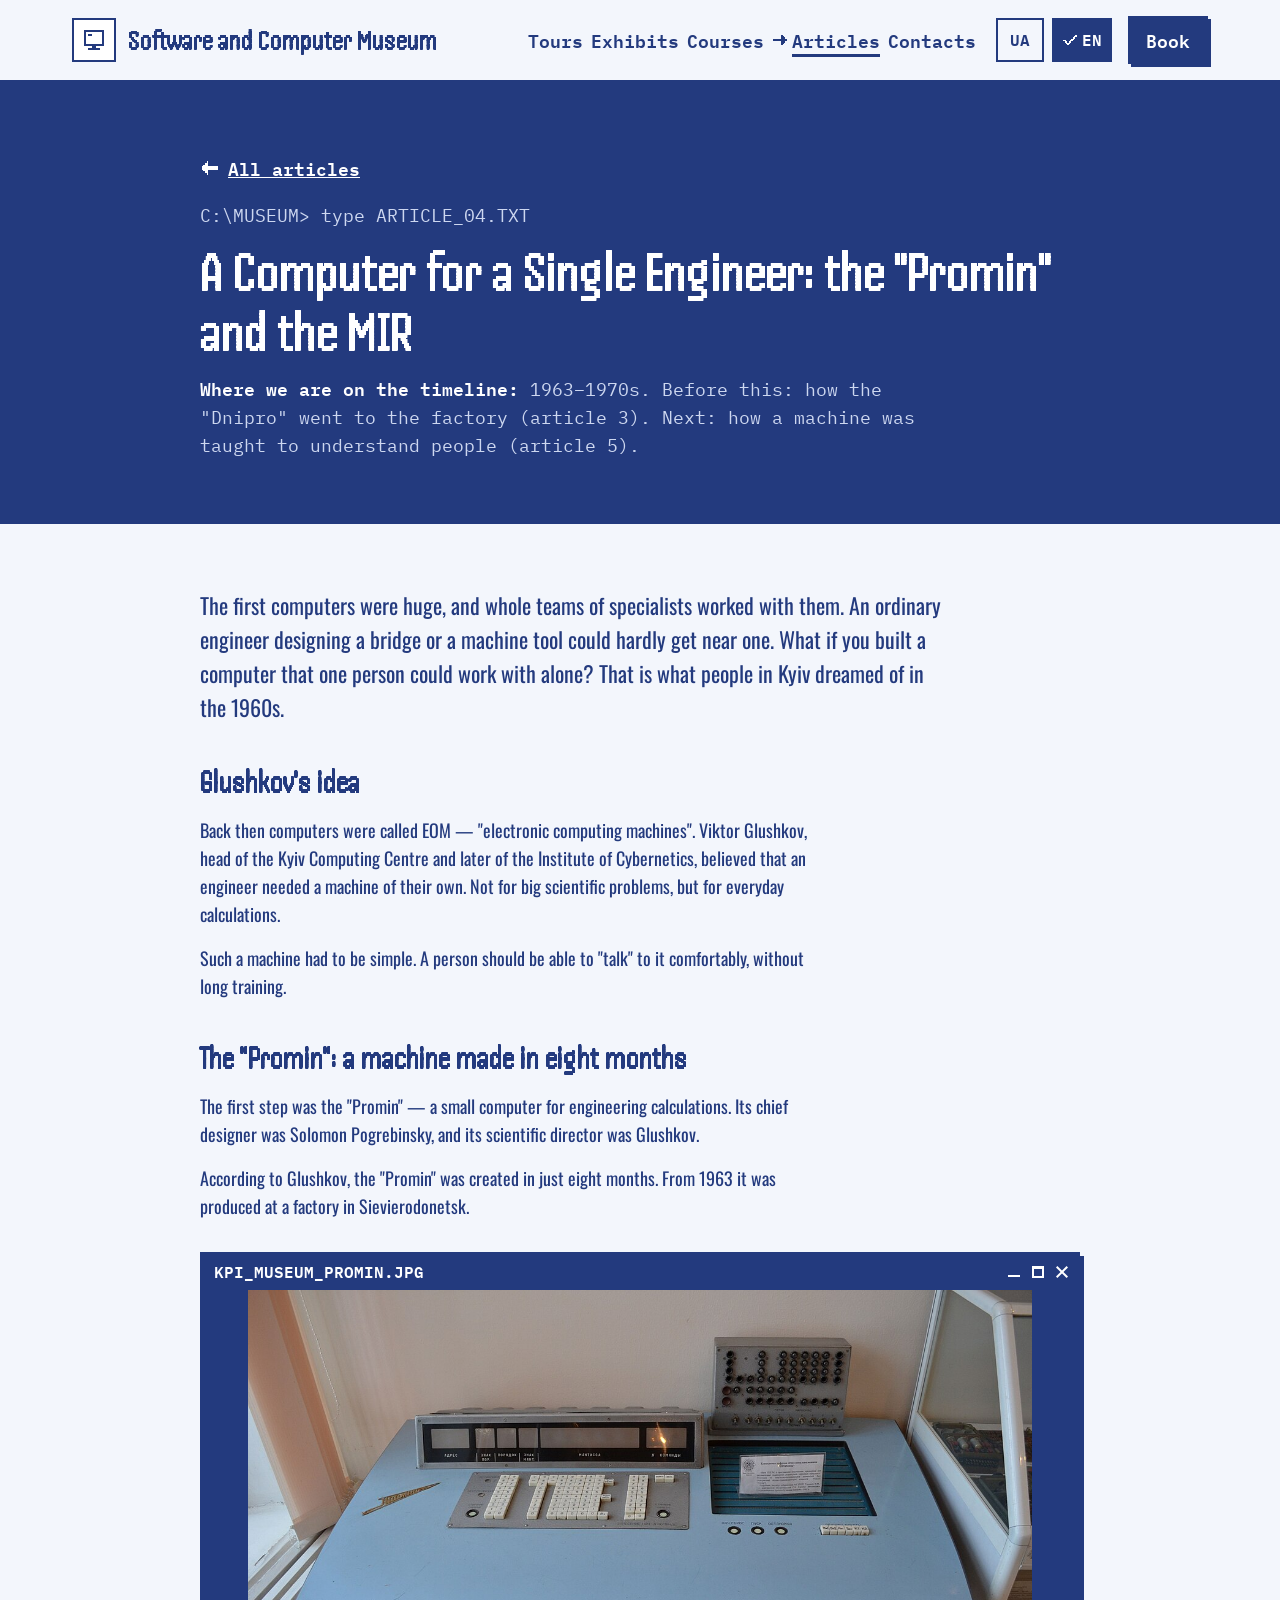
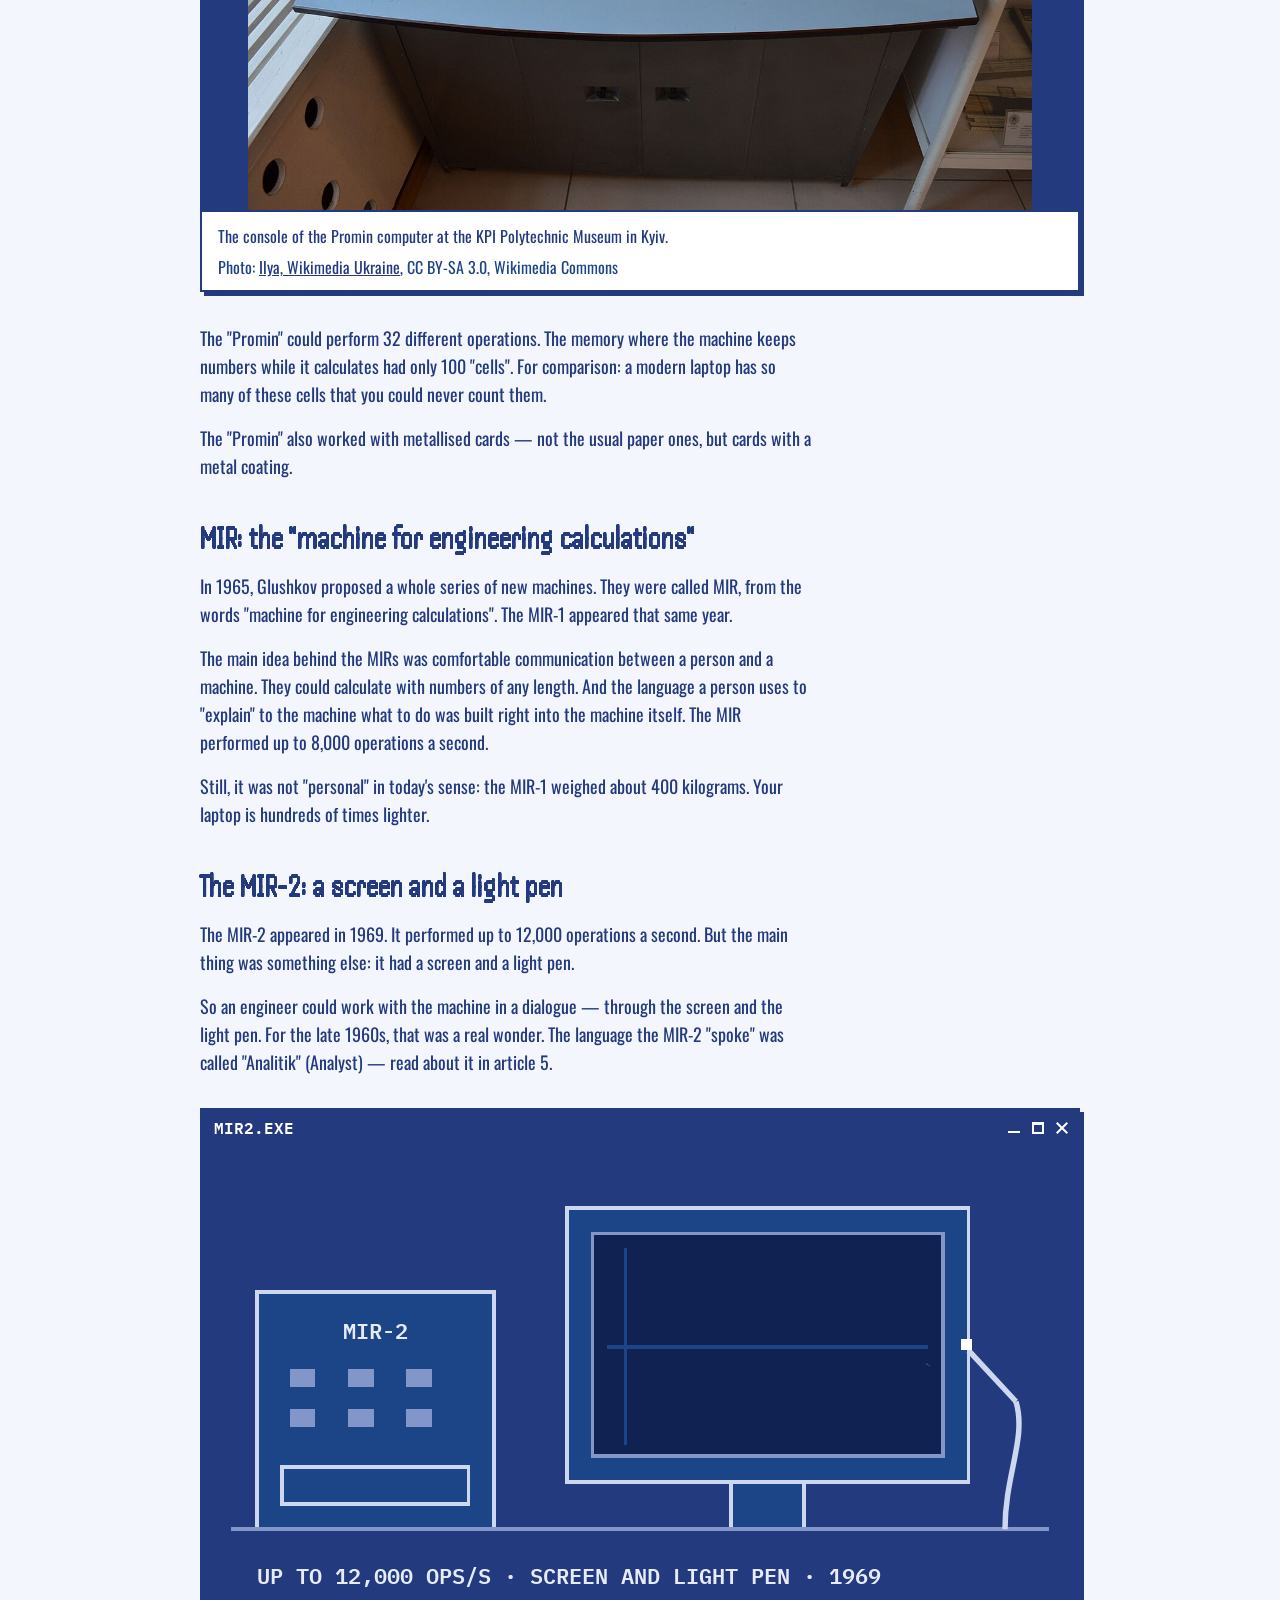
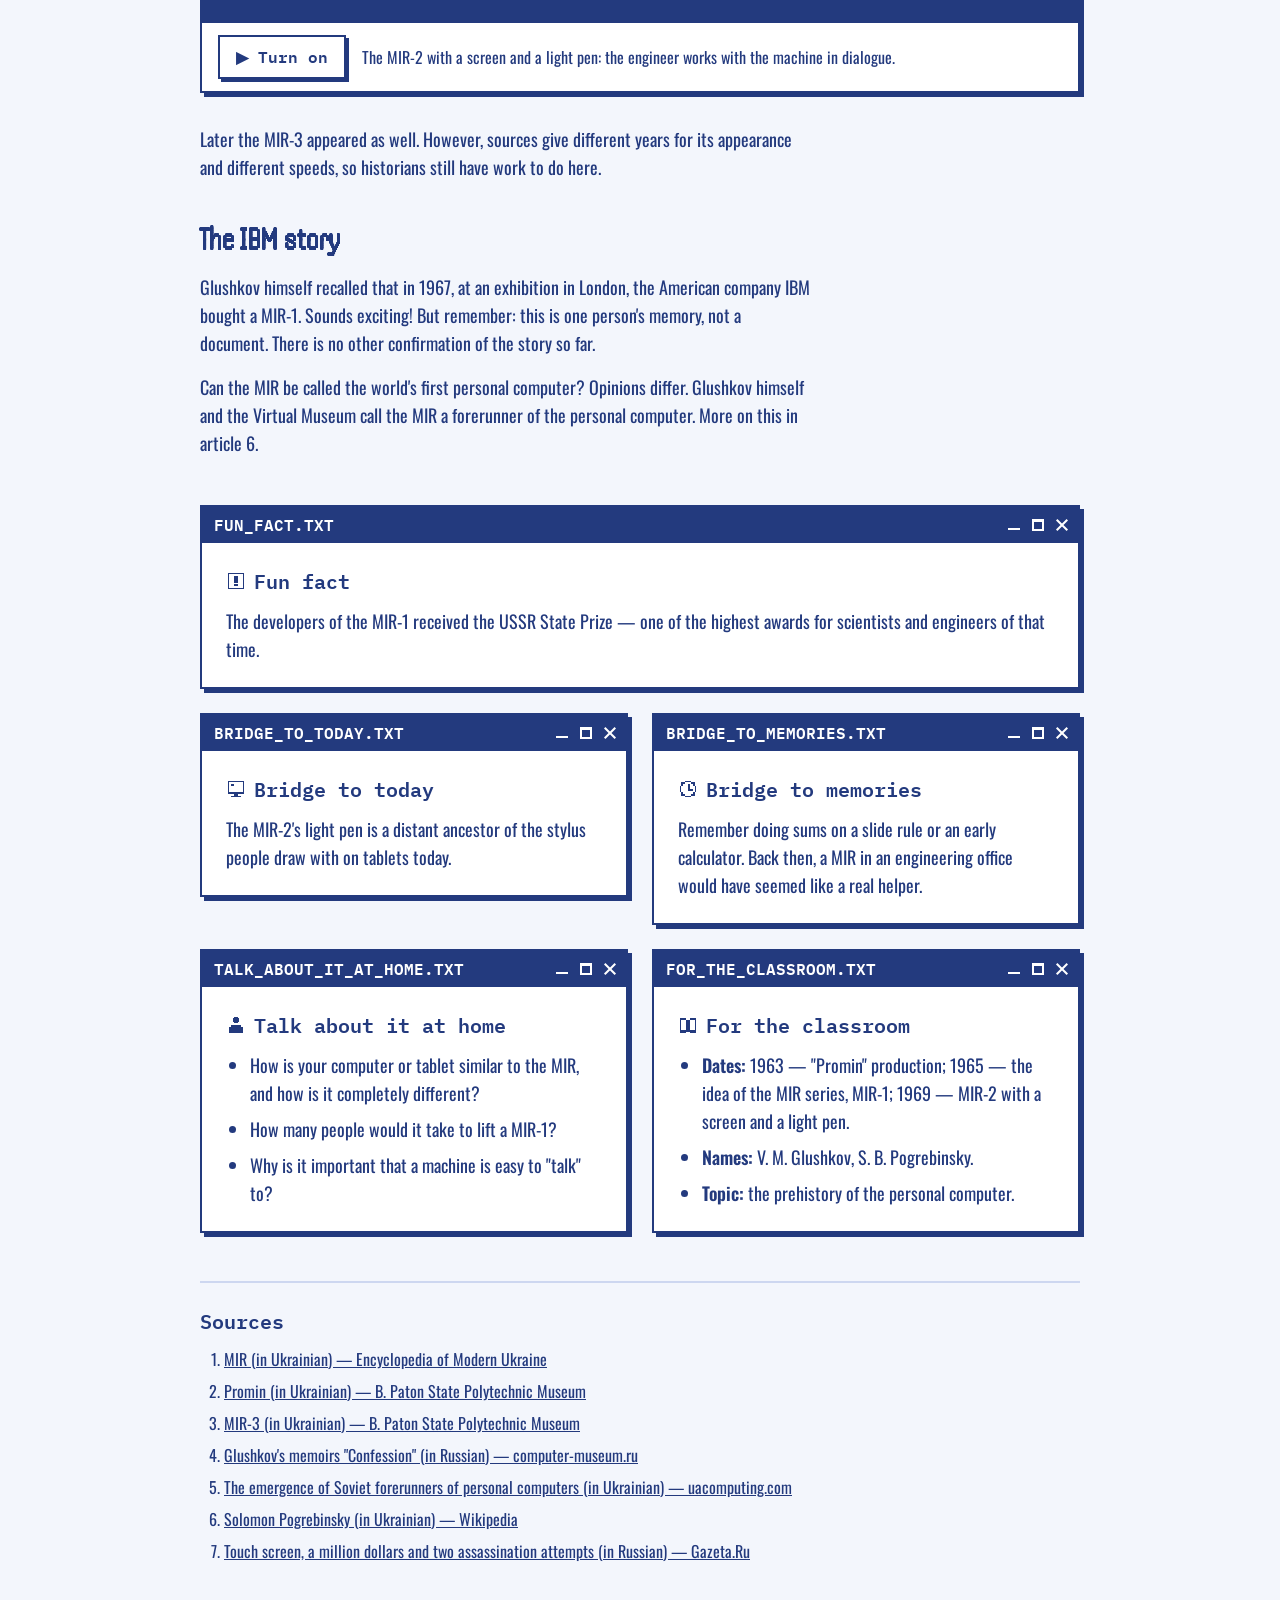
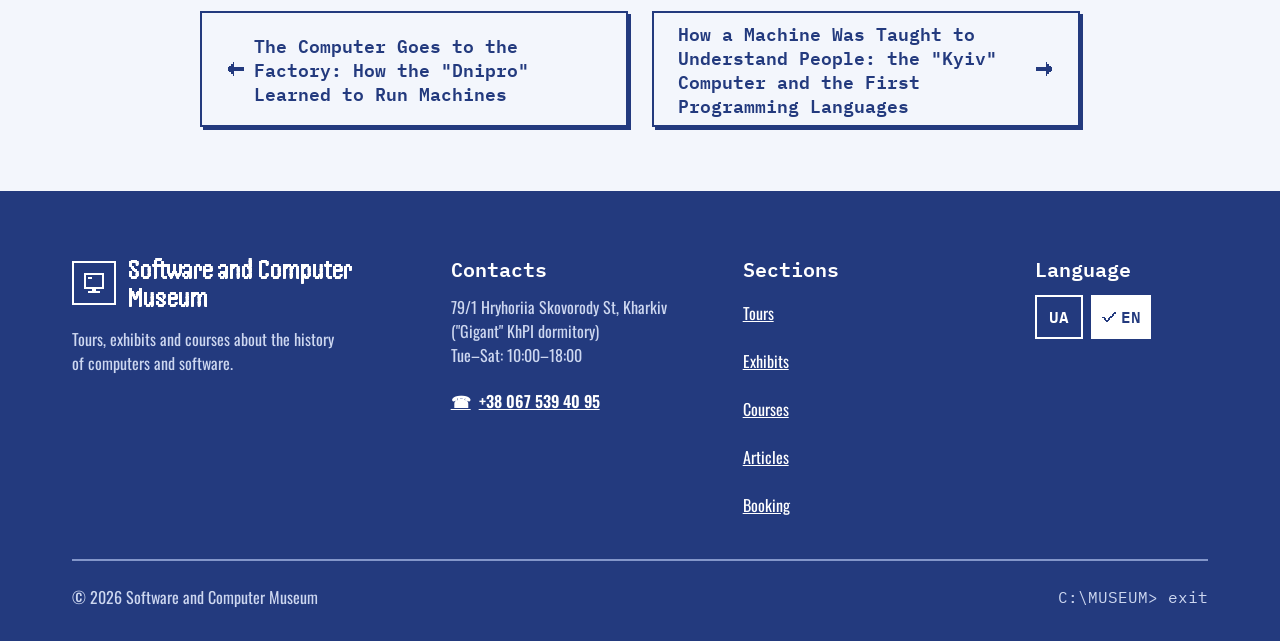
<file: articles/en/04-kompyuter-dlya-odnoho-inzhenera.html>
<!doctype html>
<html lang="en" data-page-lang="en">
<head>
  <meta charset="utf-8">
  <meta name="viewport" content="width=device-width, initial-scale=1">
  <title>A Computer for a Single Engineer: the &quot;Promin&quot; and the MIR — Software and Computer Museum</title>
  <meta name="description" content="The first computers were huge, and whole teams of specialists worked with them. An ordinary engineer designing a bridge or a machine tool could hardly get near one. What if you built a computer that one person could work with alone? That is what people in Kyiv dreamed of in the 1960s.">
  <link rel="alternate" hreflang="uk" href="../04-kompyuter-dlya-odnoho-inzhenera.html">
  <link rel="alternate" hreflang="en" href="04-kompyuter-dlya-odnoho-inzhenera.html">
  <link rel="stylesheet" href="../../assets/css/fonts.css?v=20261114o">
  <link rel="stylesheet" href="../../assets/css/tokens.css?v=20261114o">
  <link rel="stylesheet" href="../../assets/css/site.css?v=20261114o">
</head>
<body id="top">
<!-- Згенеровано tools/build-articles.js — не редагуйте вручну, змінюйте .md-файли в articles/ -->

<svg width="0" height="0" style="position: absolute;" aria-hidden="true" focusable="false">
  <symbol id="ic-monitor" viewBox="0 0 12 12"><path fill-rule="evenodd" shape-rendering="crispEdges" d="M1 1h10v8H1zM2 2v6h8V2zM3 3h2v1H3zM5 9h2v1H5zM3 10h6v1H3z"/></symbol>
  <symbol id="ic-floppy" viewBox="0 0 12 12"><path fill-rule="evenodd" shape-rendering="crispEdges" d="M1 1h9v1h1v9H1zM3 1h5v3H3zM6 2h1v1H6zM3 6h6v4H3z"/></symbol>
  <symbol id="ic-clock" viewBox="0 0 12 12"><path fill-rule="evenodd" shape-rendering="crispEdges" d="M4 1h4v1h2v2h1v4h-1v2H8v1H4v-1H2V8H1V4h1V2h2zM4 2h4v1h1v1h1v4H9v1H8v1H4V9H3V8H2V4h1V3h1zM6 3h1v3h2v1H6z"/></symbol>
  <symbol id="ic-person" viewBox="0 0 12 12"><path fill-rule="evenodd" shape-rendering="crispEdges" d="M5 1h2v1h1v2H7v1H5V4H4V2h1zM3 6h6v1h1v4H2V7h1z"/></symbol>
  <symbol id="ic-ticket" viewBox="0 0 12 12"><path fill-rule="evenodd" shape-rendering="crispEdges" d="M1 3h10v2h-1v2h1v2H1V7h1V5H1zM6 4h1v1H6zM6 7h1v1H6z"/></symbol>
  <symbol id="ic-calendar" viewBox="0 0 12 12"><path fill-rule="evenodd" shape-rendering="crispEdges" d="M1 2h10v9H1zM2 5h8v5H2zM3 1h1v1H3zM8 1h1v1H8zM3 6h2v2H3z"/></symbol>
  <symbol id="ic-arrow-right" viewBox="0 0 12 12"><path shape-rendering="crispEdges" d="M1 5h6V2h1v1h1v1h1v1h1v2h-1v1H9v1H8v1H7V7H1z"/></symbol>
  <symbol id="ic-arrow-down" viewBox="0 0 12 12"><path shape-rendering="crispEdges" d="M5 1V7H2v1h1v1h1v1h1v1h2v-1h1V9h1V8h1V7H7V1z"/></symbol>
  <symbol id="ic-check" viewBox="0 0 12 12"><path shape-rendering="crispEdges" d="M1 6h2v1h1v1h1V7h1V6h1V5h1V4h1V3h1V2h1v2h-1v1H9v1H8v1H7v1H6v1H5v1H4V9H3V8H2V7H1z"/></symbol>
  <symbol id="ic-alert" viewBox="0 0 12 12"><path fill-rule="evenodd" shape-rendering="crispEdges" d="M1 1h10v10H1zM2 2v8h8V2zM5 3h2v4H5zM5 8h2v1H5z"/></symbol>
  <symbol id="ic-phone" viewBox="0 0 12 12"><path fill-rule="evenodd" shape-rendering="crispEdges" d="M2 1h3v3H4v2h1v1h1v1h2V7h3v3h-1v1H7v-1H5V9H4V8H3V6H2V4H1V2h1z"/></symbol>
  <symbol id="ic-pin" viewBox="0 0 12 12"><path fill-rule="evenodd" shape-rendering="crispEdges" d="M4 1h4v1h1v1h1v4H9v1H8v1H7v2H5V9H4V8H3V7H2V3h1V2h1zM5 3h2v2H5z"/></symbol>
  <symbol id="ic-book" viewBox="0 0 12 12"><path fill-rule="evenodd" shape-rendering="crispEdges" d="M1 2h4v1h2V2h4v9H7v-1H5v1H1zM2 3h3v6H2zM7 3h3v6H7z"/></symbol>
  <symbol id="ic-menu" viewBox="0 0 12 12"><path shape-rendering="crispEdges" d="M1 2h10v2H1zM1 5h10v2H1zM1 8h10v2H1z"/></symbol>
  <symbol id="ic-close" viewBox="0 0 12 12"><path shape-rendering="crispEdges" d="M1 1h2v1h1v1h1v1h2V3h1V2h1V1h2v2h-1v1H9v1H8v2h1v1h1v1h1v2H9v-1H8V9H7V8H5v1H4v1H3v1H1V9h1V8h1V7h1V5H3V4H2V3H1z"/></symbol>
</svg>

<a class="skip" href="#main" data-i18n="k1">Skip to main content</a>

<header class="hdr">
  <div class="wrap hdr-bar">
    <a class="logo hdr-logo" href="../../index.html?lang=en" data-i18n-attr="aria-label:k2" aria-label="Software and Computer Museum — back to top">
      <span class="logo-box"><svg class="ic i-l" aria-hidden="true"><use href="#ic-monitor"/></svg></span>
      <span class="disp logo-name">Software and Computer Museum</span>
    </a>
    <nav class="nav" data-i18n-attr="aria-label:k4" aria-label="Page sections">
      <a class="nl" href="../../index.html?lang=en#tours"><svg class="ic i-s" aria-hidden="true"><use href="#ic-arrow-right"/></svg><span data-i18n="k5">Tours</span></a>
      <a class="nl" href="../../index.html?lang=en#exhibits"><svg class="ic i-s" aria-hidden="true"><use href="#ic-arrow-right"/></svg><span data-i18n="k6">Exhibits</span></a>
      <a class="nl" href="../../index.html?lang=en#courses"><svg class="ic i-s" aria-hidden="true"><use href="#ic-arrow-right"/></svg><span data-i18n="k7">Courses</span></a>
      <a class="nl" href="../../articles-en.html" aria-current="page" data-href-uk="../../articles.html" data-href-en="../../articles-en.html"><svg class="ic i-s" aria-hidden="true"><use href="#ic-arrow-right"/></svg><span data-i18n="k148">Articles</span></a>
      <a class="nl" href="../../index.html?lang=en#contacts"><svg class="ic i-s" aria-hidden="true"><use href="#ic-arrow-right"/></svg><span data-i18n="k8">Contacts</span></a>
    </nav>
    <div class="hdr-actions">
      <div class="langs" role="group" data-i18n-attr="aria-label:k9" aria-label="Site language">
        <button type="button" class="lang" data-lang="uk" aria-pressed="false" data-i18n-attr="aria-label:k10" aria-label="UA — Ukrainian"><svg class="ic i-s" aria-hidden="true"><use href="#ic-check"/></svg>UA</button>
        <button type="button" class="lang" data-lang="en" lang="en" aria-pressed="true" data-i18n-attr="aria-label:k12" aria-label="EN — English"><svg class="ic i-s" aria-hidden="true"><use href="#ic-check"/></svg>EN</button>
      </div>
      <a class="btn" href="../../index.html?lang=en#booking" data-i18n="k14">Book</a>
    </div>
    <button type="button" class="btn btn-ghost burger" aria-expanded="false" aria-controls="mobile-menu">
      <span class="burger-closed" style="display: inline-flex; align-items: center; gap: var(--space-2);"><svg class="ic i-l" aria-hidden="true"><use href="#ic-menu"/></svg><span data-i18n="k15">Menu</span></span>
      <span class="burger-open" style="display: inline-flex; align-items: center; gap: var(--space-2);" hidden><svg class="ic i-l" aria-hidden="true"><use href="#ic-close"/></svg><span class="sr-only" data-i18n="k16">Close</span></span>
    </button>
  </div>
  <div class="wrap mmenu" id="mobile-menu" hidden>
    <nav class="mnav" data-i18n-attr="aria-label:k17" aria-label="Page sections (mobile menu)">
      <a class="ml" href="../../index.html?lang=en#tours"><span data-i18n="k5">Tours</span><svg class="ic i-m go" aria-hidden="true"><use href="#ic-arrow-right"/></svg><span class="here" aria-hidden="true"><svg class="ic i-s"><use href="#ic-check"/></svg><span data-i18n="k18">you are here</span></span></a>
      <a class="ml" href="../../index.html?lang=en#exhibits"><span data-i18n="k6">Exhibits</span><svg class="ic i-m go" aria-hidden="true"><use href="#ic-arrow-right"/></svg><span class="here" aria-hidden="true"><svg class="ic i-s"><use href="#ic-check"/></svg><span data-i18n="k18">you are here</span></span></a>
      <a class="ml" href="../../index.html?lang=en#courses"><span data-i18n="k7">Courses</span><svg class="ic i-m go" aria-hidden="true"><use href="#ic-arrow-right"/></svg><span class="here" aria-hidden="true"><svg class="ic i-s"><use href="#ic-check"/></svg><span data-i18n="k18">you are here</span></span></a>
      <a class="ml" href="../../articles-en.html" aria-current="page" data-href-uk="../../articles.html" data-href-en="../../articles-en.html"><span data-i18n="k148">Articles</span><svg class="ic i-m go" aria-hidden="true"><use href="#ic-arrow-right"/></svg><span class="here" aria-hidden="true"><svg class="ic i-s"><use href="#ic-check"/></svg><span data-i18n="k18">you are here</span></span></a>
      <a class="ml" href="../../index.html?lang=en#contacts"><span data-i18n="k8">Contacts</span><svg class="ic i-m go" aria-hidden="true"><use href="#ic-arrow-right"/></svg><span class="here" aria-hidden="true"><svg class="ic i-s"><use href="#ic-check"/></svg><span data-i18n="k18">you are here</span></span></a>
    </nav>
    <div class="mmenu-actions">
      <div class="langs" role="group" data-i18n-attr="aria-label:k9" aria-label="Site language">
        <button type="button" class="lang" data-lang="uk" aria-pressed="false" data-i18n-attr="aria-label:k10" aria-label="UA — Ukrainian"><svg class="ic i-s" aria-hidden="true"><use href="#ic-check"/></svg>UA</button>
        <button type="button" class="lang" data-lang="en" lang="en" aria-pressed="true" data-i18n-attr="aria-label:k12" aria-label="EN — English"><svg class="ic i-s" aria-hidden="true"><use href="#ic-check"/></svg>EN</button>
      </div>
      <a class="btn" href="../../index.html?lang=en#booking" data-close-menu data-i18n="k14">Book</a>
    </div>
  </div>
</header>

<main id="main">

<section class="art-head" data-theme="dark" aria-labelledby="art-title">
  <div class="wrap">
    <div class="sec-head">
      <a class="back" href="../../articles-en.html"><svg class="ic i-m" aria-hidden="true"><use href="#ic-arrow-right"/></svg><span>All articles</span></a>
      <p class="mono prompt" aria-hidden="true">C:\MUSEUM&gt; type ARTICLE_04.TXT</p>
      <h1 id="art-title" class="disp h2">A Computer for a Single Engineer: the &quot;Promin&quot; and the MIR</h1>
      <p class="timeline"><strong>Where we are on the timeline:</strong> 1963–1970s. Before this: how the &quot;Dnipro&quot; went to the factory (article 3). Next: how a machine was taught to understand people (article 5).</p>
    </div>
  </div>
</section>

<section class="sec">
  <div class="wrap">
    <div class="art">
      <article class="prose">
        <p>The first computers were huge, and whole teams of specialists worked with them. An ordinary engineer designing a bridge or a machine tool could hardly get near one. What if you built a computer that one person could work with alone? That is what people in Kyiv dreamed of in the 1960s.</p>
        <h2>Glushkov's idea</h2>
        <p>Back then computers were called EOM — &quot;electronic computing machines&quot;. Viktor Glushkov, head of the Kyiv Computing Centre and later of the Institute of Cybernetics, believed that an engineer needed a machine of their own. Not for big scientific problems, but for everyday calculations.</p>
        <p>Such a machine had to be simple. A person should be able to &quot;talk&quot; to it comfortably, without long training.</p>
        <h2>The &quot;Promin&quot;: a machine made in eight months</h2>
        <p>The first step was the &quot;Promin&quot; — a small computer for engineering calculations. Its chief designer was Solomon Pogrebinsky, and its scientific director was Glushkov.</p>
        <p>According to Glushkov, the &quot;Promin&quot; was created in just eight months. From 1963 it was produced at a factory in Sievierodonetsk.</p>
        <figure class="win fig fig-photo">
          <div class="wtitle" aria-hidden="true"><span>KPI_MUSEUM_PROMIN.JPG</span><span class="wctl"><span></span><span></span><span></span></span></div>
          <button type="button" class="fig-zoom" aria-label="Enlarge photo: The console of the Promin computer with a display panel and number keys"><img src="../../assets/img/articles/kpi-museum-promin.jpg" alt="The console of the Promin computer with a display panel and number keys" loading="lazy" decoding="async"></button>
          <figcaption class="fig-cap"><span>The console of the Promin computer at the KPI Polytechnic Museum in Kyiv.</span><span class="credit">Photo: <a href="https://commons.wikimedia.org/wiki/File:KPI_Polytechnic_Museum_DSC_0088.jpg">Ilya, Wikimedia Ukraine</a>, CC BY-SA 3.0, Wikimedia Commons</span></figcaption>
        </figure>
        <p>The &quot;Promin&quot; could perform 32 different operations. The memory where the machine keeps numbers while it calculates had only 100 &quot;cells&quot;. For comparison: a modern laptop has so many of these cells that you could never count them.</p>
        <p>The &quot;Promin&quot; also worked with metallised cards — not the usual paper ones, but cards with a metal coating.</p>
        <h2>MIR: the &quot;machine for engineering calculations&quot;</h2>
        <p>In 1965, Glushkov proposed a whole series of new machines. They were called MIR, from the words &quot;machine for engineering calculations&quot;. The MIR-1 appeared that same year.</p>
        <p>The main idea behind the MIRs was comfortable communication between a person and a machine. They could calculate with numbers of any length. And the language a person uses to &quot;explain&quot; to the machine what to do was built right into the machine itself. The MIR performed up to 8,000 operations a second.</p>
        <p>Still, it was not &quot;personal&quot; in today's sense: the MIR-1 weighed about 400 kilograms. Your laptop is hundreds of times lighter.</p>
        <h2>The MIR-2: a screen and a light pen</h2>
        <p>The MIR-2 appeared in 1969. It performed up to 12,000 operations a second. But the main thing was something else: it had a screen and a light pen.</p>
        <p>So an engineer could work with the machine in a dialogue — through the screen and the light pen. For the late 1960s, that was a real wonder. The language the MIR-2 &quot;spoke&quot; was called &quot;Analitik&quot; (Analyst) — read about it in article 5.</p>
        <figure class="win fig fig-ill">
          <div class="wtitle" aria-hidden="true"><span>MIR2.EXE</span><span class="wctl"><span></span><span></span><span></span></span></div>
          <div class="fig-body"><svg class="ill-art" viewBox="0 0 480 260" role="img" aria-label="MIR-2: an engineer draws on the screen with a light pen">
      <rect class="bg" width="480" height="260"/>
      <rect class="bx" x="30" y="80" width="130" height="130"/>
      <text class="t" x="95" y="106" text-anchor="middle">MIR-2</text>
      <rect class="lamp" x="48" y="122" width="14" height="10" style="--d:0ms"/><rect class="lamp" x="80" y="122" width="14" height="10" style="--d:137ms"/><rect class="lamp" x="112" y="122" width="14" height="10" style="--d:274ms"/><rect class="lamp" x="48" y="144" width="14" height="10" style="--d:411ms"/><rect class="lamp" x="80" y="144" width="14" height="10" style="--d:548ms"/><rect class="lamp" x="112" y="144" width="14" height="10" style="--d:685ms"/>
      <rect class="bx" x="44" y="176" width="102" height="20"/>
      <rect class="bx" x="200" y="34" width="220" height="150"/>
      <rect class="screen" x="214" y="48" width="192" height="122"/>
      <path class="ln faint" d="M222 110H398M232 56V164"/>
      <path class="draw" pathLength="100" d="M232 110C248 70 264 70 280 110S312 150 328 110 360 70 376 110 392 130 398 120"/>
      <text class="t on-only" x="392" y="66" text-anchor="end">y = sin x</text>
      <rect class="bx" x="290" y="184" width="40" height="26"/>
      <path class="ln" d="M16 210H464"/>
      <path class="cord" d="M440 210C440 180 452 160 446 140"/>
      <g class="pen"><path class="penbody" d="M446 140L420 112"/><rect class="pentip" x="416" y="106" width="6" height="6"/></g>
      <text class="t" x="30" y="240" text-anchor="start">UP TO 12,000 OPS/S · SCREEN AND LIGHT PEN · 1969</text>
    </svg></div>
          <figcaption class="fig-cap"><button type="button" class="btn btn-ghost ill-toggle" aria-pressed="false" data-on="▶ Turn on" data-off="■ Turn off">▶ Turn on</button><span>The MIR-2 with a screen and a light pen: the engineer works with the machine in dialogue.</span></figcaption>
        </figure>
        <p>Later the MIR-3 appeared as well. However, sources give different years for its appearance and different speeds, so historians still have work to do here.</p>
        <h2>The IBM story</h2>
        <p>Glushkov himself recalled that in 1967, at an exhibition in London, the American company IBM bought a MIR-1. Sounds exciting! But remember: this is one person's memory, not a document. There is no other confirmation of the story so far.</p>
        <p>Can the MIR be called the world's first personal computer? Opinions differ. Glushkov himself and the Virtual Museum call the MIR a forerunner of the personal computer. More on this in article 6.</p>
      </article>

      <div class="notes">
      <aside class="win note" aria-label="Fun fact">
        <div class="wtitle" aria-hidden="true"><span>FUN_FACT.TXT</span><span class="wctl"><span></span><span></span><span></span></span></div>
        <div class="winbody">
          <h2 class="h4"><svg class="ic i-m" aria-hidden="true"><use href="#ic-alert"/></svg>Fun fact</h2>
          <p>The developers of the MIR-1 received the USSR State Prize — one of the highest awards for scientists and engineers of that time.</p>
        </div>
      </aside>
      <aside class="win note" aria-label="Bridge to today">
        <div class="wtitle" aria-hidden="true"><span>BRIDGE_TO_TODAY.TXT</span><span class="wctl"><span></span><span></span><span></span></span></div>
        <div class="winbody">
          <h2 class="h4"><svg class="ic i-m" aria-hidden="true"><use href="#ic-monitor"/></svg>Bridge to today</h2>
          <p>The MIR-2's light pen is a distant ancestor of the stylus people draw with on tablets today.</p>
        </div>
      </aside>
      <aside class="win note" aria-label="Bridge to memories">
        <div class="wtitle" aria-hidden="true"><span>BRIDGE_TO_MEMORIES.TXT</span><span class="wctl"><span></span><span></span><span></span></span></div>
        <div class="winbody">
          <h2 class="h4"><svg class="ic i-m" aria-hidden="true"><use href="#ic-clock"/></svg>Bridge to memories</h2>
          <p>Remember doing sums on a slide rule or an early calculator. Back then, a MIR in an engineering office would have seemed like a real helper.</p>
        </div>
      </aside>
      <aside class="win note" aria-label="Talk about it at home">
        <div class="wtitle" aria-hidden="true"><span>TALK_ABOUT_IT_AT_HOME.TXT</span><span class="wctl"><span></span><span></span><span></span></span></div>
        <div class="winbody">
          <h2 class="h4"><svg class="ic i-m" aria-hidden="true"><use href="#ic-person"/></svg>Talk about it at home</h2>
          <ul>
  <li>How is your computer or tablet similar to the MIR, and how is it completely different?</li>
  <li>How many people would it take to lift a MIR-1?</li>
  <li>Why is it important that a machine is easy to &quot;talk&quot; to?</li>
</ul>
        </div>
      </aside>
      <aside class="win note" aria-label="For the classroom">
        <div class="wtitle" aria-hidden="true"><span>FOR_THE_CLASSROOM.TXT</span><span class="wctl"><span></span><span></span><span></span></span></div>
        <div class="winbody">
          <h2 class="h4"><svg class="ic i-m" aria-hidden="true"><use href="#ic-book"/></svg>For the classroom</h2>
          <ul>
  <li><strong>Dates:</strong> 1963 — &quot;Promin&quot; production; 1965 — the idea of the MIR series, MIR-1; 1969 — MIR-2 with a screen and a light pen.</li>
  <li><strong>Names:</strong> V. M. Glushkov, S. B. Pogrebinsky.</li>
  <li><strong>Topic:</strong> the prehistory of the personal computer.</li>
</ul>
        </div>
      </aside>
      </div>

      <section class="sources" aria-labelledby="sources-title">
        <h2 id="sources-title" class="h4">Sources</h2>
        <ol>
  <li><a href="https://esu.com.ua/article-67803">MIR (in Ukrainian) — Encyclopedia of Modern Ukraine</a></li>
  <li><a href="https://kyiv.ua.museum-digital.org/object/71412">Promin (in Ukrainian) — B. Paton State Polytechnic Museum</a></li>
  <li><a href="https://kyiv.ua.museum-digital.org/object/71424">MIR-3 (in Ukrainian) — B. Paton State Polytechnic Museum</a></li>
  <li><a href="https://www.computer-museum.ru/galglory/glushkov_book_4_2.htm">Glushkov's memoirs &quot;Confession&quot; (in Russian) — computer-museum.ru</a></li>
  <li><a href="https://uacomputing.com/stories/emerging-of-soviet-predecessors-of-personal-computers/">The emergence of Soviet forerunners of personal computers (in Ukrainian) — uacomputing.com</a></li>
  <li><a href="https://uk.wikipedia.org/wiki/%D0%9F%D0%BE%D0%B3%D1%80%D0%B5%D0%B1%D0%B8%D0%BD%D1%81%D1%8C%D0%BA%D0%B8%D0%B9_%D0%A1%D0%BE%D0%BB%D0%BE%D0%BC%D0%BE%D0%BD_%D0%91%D0%B5%D0%BD%D1%96%D0%B0%D0%BC%D1%96%D0%BD%D0%BE%D0%B2%D0%B8%D1%87">Solomon Pogrebinsky (in Ukrainian) — Wikipedia</a></li>
  <li><a href="https://www.gazeta.ru/tech/2023/08/24/17467928.shtml">Touch screen, a million dollars and two assassination attempts (in Russian) — Gazeta.Ru</a></li>
</ol>
      </section>

      <nav class="pager" aria-label="Other articles">
        <a class="btn btn-ghost prev" href="03-kompyuter-ide-na-zavod.html"><svg class="ic i-m" aria-hidden="true"><use href="#ic-arrow-right"/></svg><span>The Computer Goes to the Factory: How the &quot;Dnipro&quot; Learned to Run Machines</span></a>
        <a class="btn btn-ghost next" href="05-yak-navchyly-mashynu-rozumity-lyudynu.html"><span>How a Machine Was Taught to Understand People: the &quot;Kyiv&quot; Computer and the First Programming Languages</span><svg class="ic i-m" aria-hidden="true"><use href="#ic-arrow-right"/></svg></a>
      </nav>
    </div>
  </div>
</section>

</main>

<footer class="ftr" data-theme="dark">
  <div class="wrap ftr-inner">
    <div class="ftr-grid">
      <div class="ftr-col ftr-about">
        <a class="logo" href="../../index.html?lang=en" data-i18n-attr="aria-label:k2" aria-label="Software and Computer Museum — back to top">
          <span class="logo-box"><svg class="ic i-l" aria-hidden="true"><use href="#ic-monitor"/></svg></span>
          <span class="disp logo-name">Software and Computer Museum</span>
        </a>
        <p class="caption muted" data-i18n="k139">Tours, exhibits and courses about the history of computers and software.</p>
      </div>
      <div class="ftr-col">
        <p class="h4" data-i18n="k8">Contacts</p>
        <p class="caption muted"><span data-i18n="k131">79/1 Hryhoriia Skovorody St, Kharkiv (&quot;Gigant&quot; KhPI dormitory)</span><br><span data-i18n="k133">Tue–Sat: 10:00–18:00</span></p>
        <a class="ftr-link" href="tel:+380675394095" style="font-weight: 600;" data-i18n-attr="aria-label:k122" aria-label="Call the museum: +38 067 539 40 95">+38 067 539 40 95</a>
      </div>
      <nav class="ftr-col ftr-nav" data-i18n-attr="aria-label:k140" aria-label="Page sections (footer)">
        <p class="h4" data-i18n="k141">Sections</p>
        <a class="ftr-link" href="../../index.html?lang=en#tours" data-i18n="k5">Tours</a>
        <a class="ftr-link" href="../../index.html?lang=en#exhibits" data-i18n="k6">Exhibits</a>
        <a class="ftr-link" href="../../index.html?lang=en#courses" data-i18n="k7">Courses</a>
        <a class="ftr-link" href="../../articles-en.html" data-href-uk="../../articles.html" data-href-en="../../articles-en.html" data-i18n="k148">Articles</a>
        <a class="ftr-link" href="../../index.html?lang=en#booking" data-i18n="k142">Booking</a>
      </nav>
      <div class="ftr-col">
        <p class="h4" data-i18n="k143">Language</p>
        <div class="langs" role="group" data-i18n-attr="aria-label:k9" aria-label="Site language">
          <button type="button" class="lang" data-lang="uk" aria-pressed="false" data-i18n-attr="aria-label:k10" aria-label="UA — Ukrainian"><svg class="ic i-s" aria-hidden="true"><use href="#ic-check"/></svg>UA</button>
          <button type="button" class="lang" data-lang="en" lang="en" aria-pressed="true" data-i18n-attr="aria-label:k12" aria-label="EN — English"><svg class="ic i-s" aria-hidden="true"><use href="#ic-check"/></svg>EN</button>
        </div>
      </div>
    </div>
    <div class="ftr-bottom">
      <p class="caption muted" data-i18n="k144">© 2026 Software and Computer Museum</p>
      <p class="mono muted" style="margin: 0;" aria-hidden="true" data-i18n="k145">C:\MUSEUM&gt; exit</p>
    </div>
  </div>
</footer>

<script src="../../assets/js/content.uk.js?v=20261114o"></script>
<script src="../../assets/js/content.en.js?v=20261114o"></script>
<script src="../../assets/js/app.js?v=20261114o"></script>
</body>
</html>
</file>
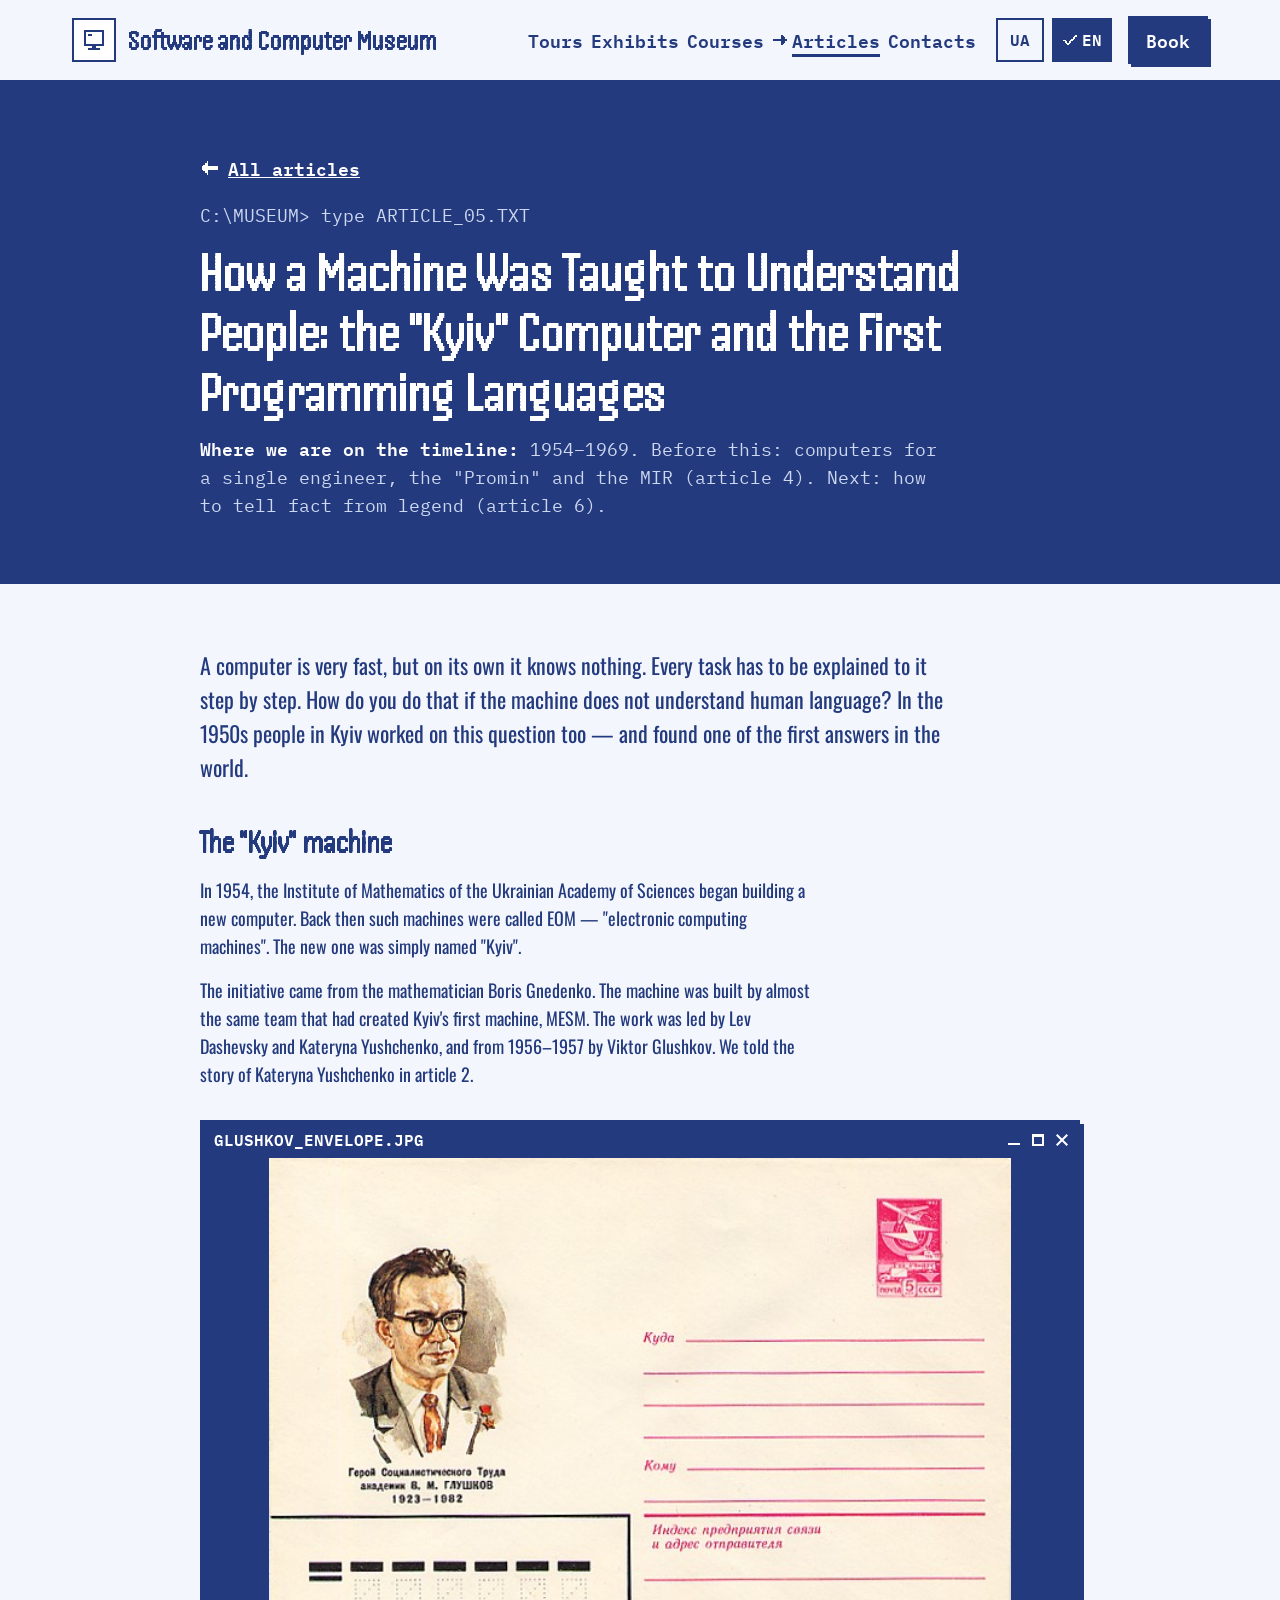
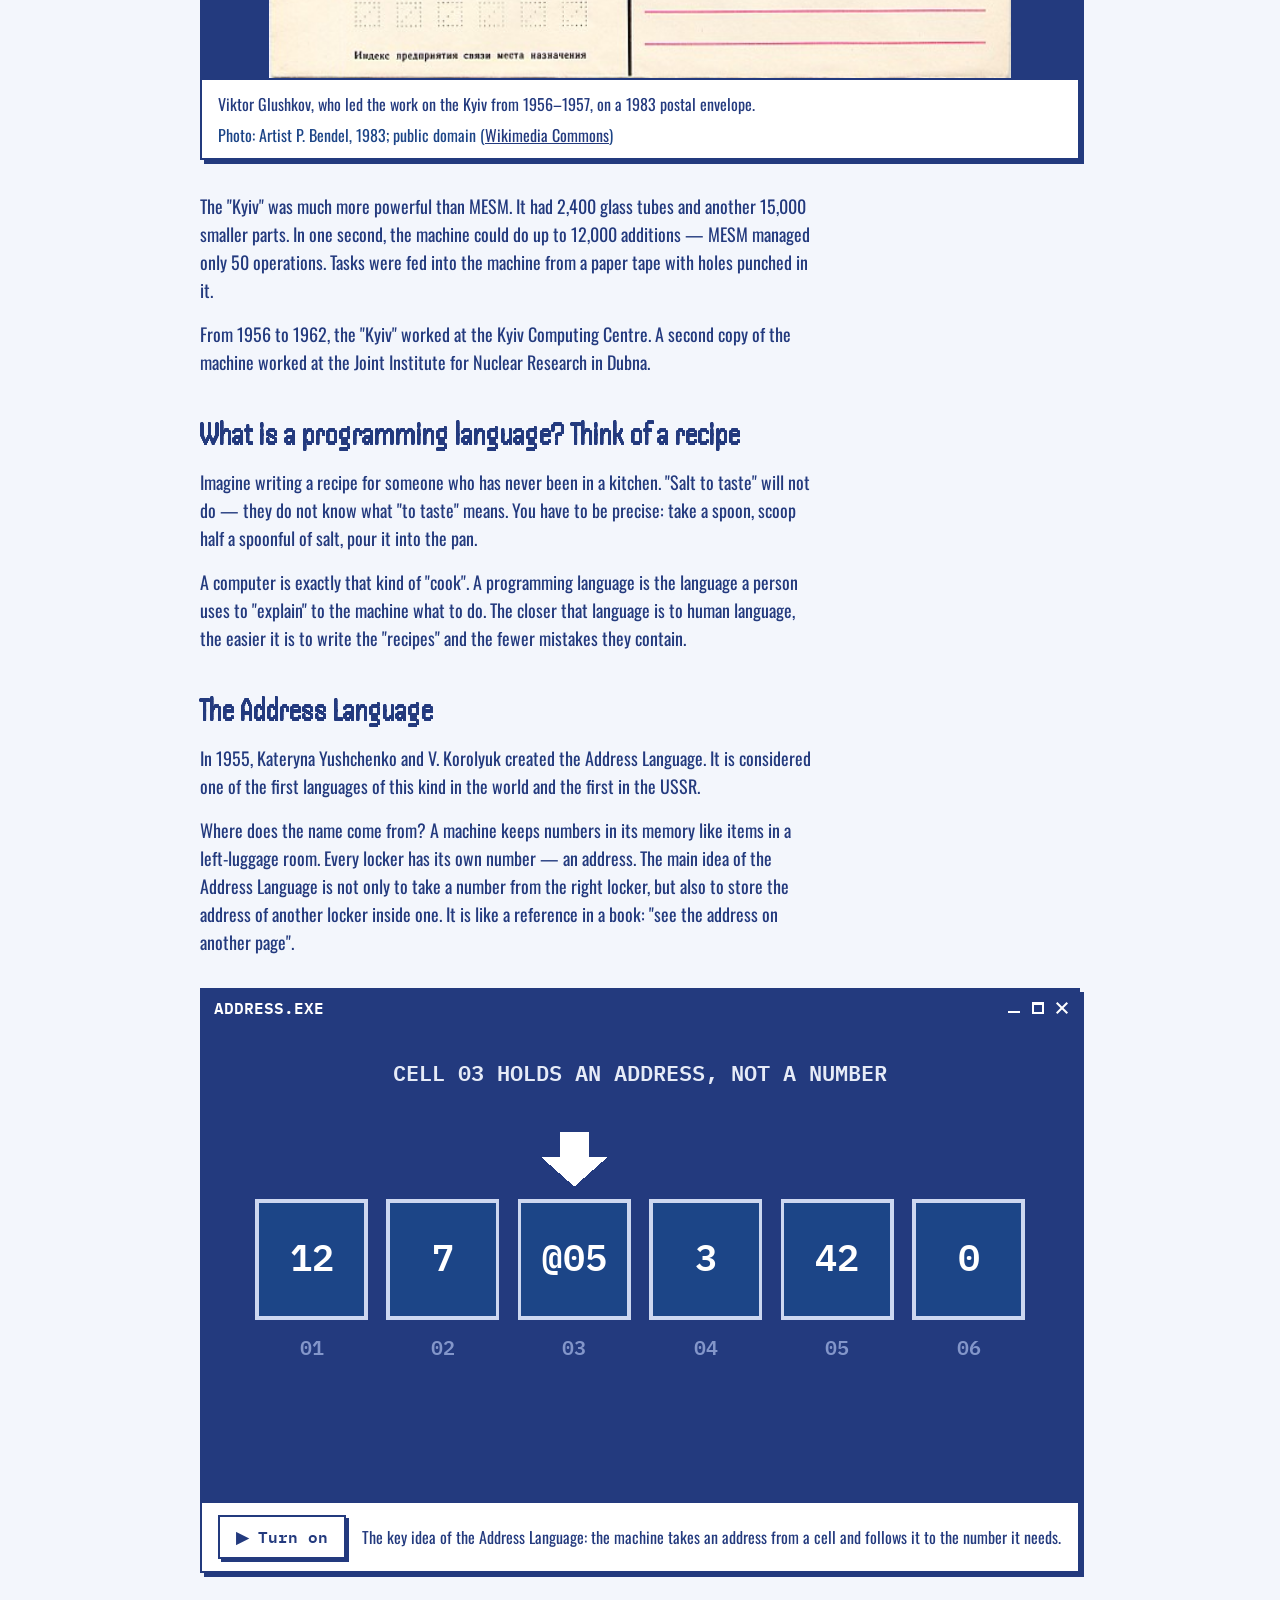
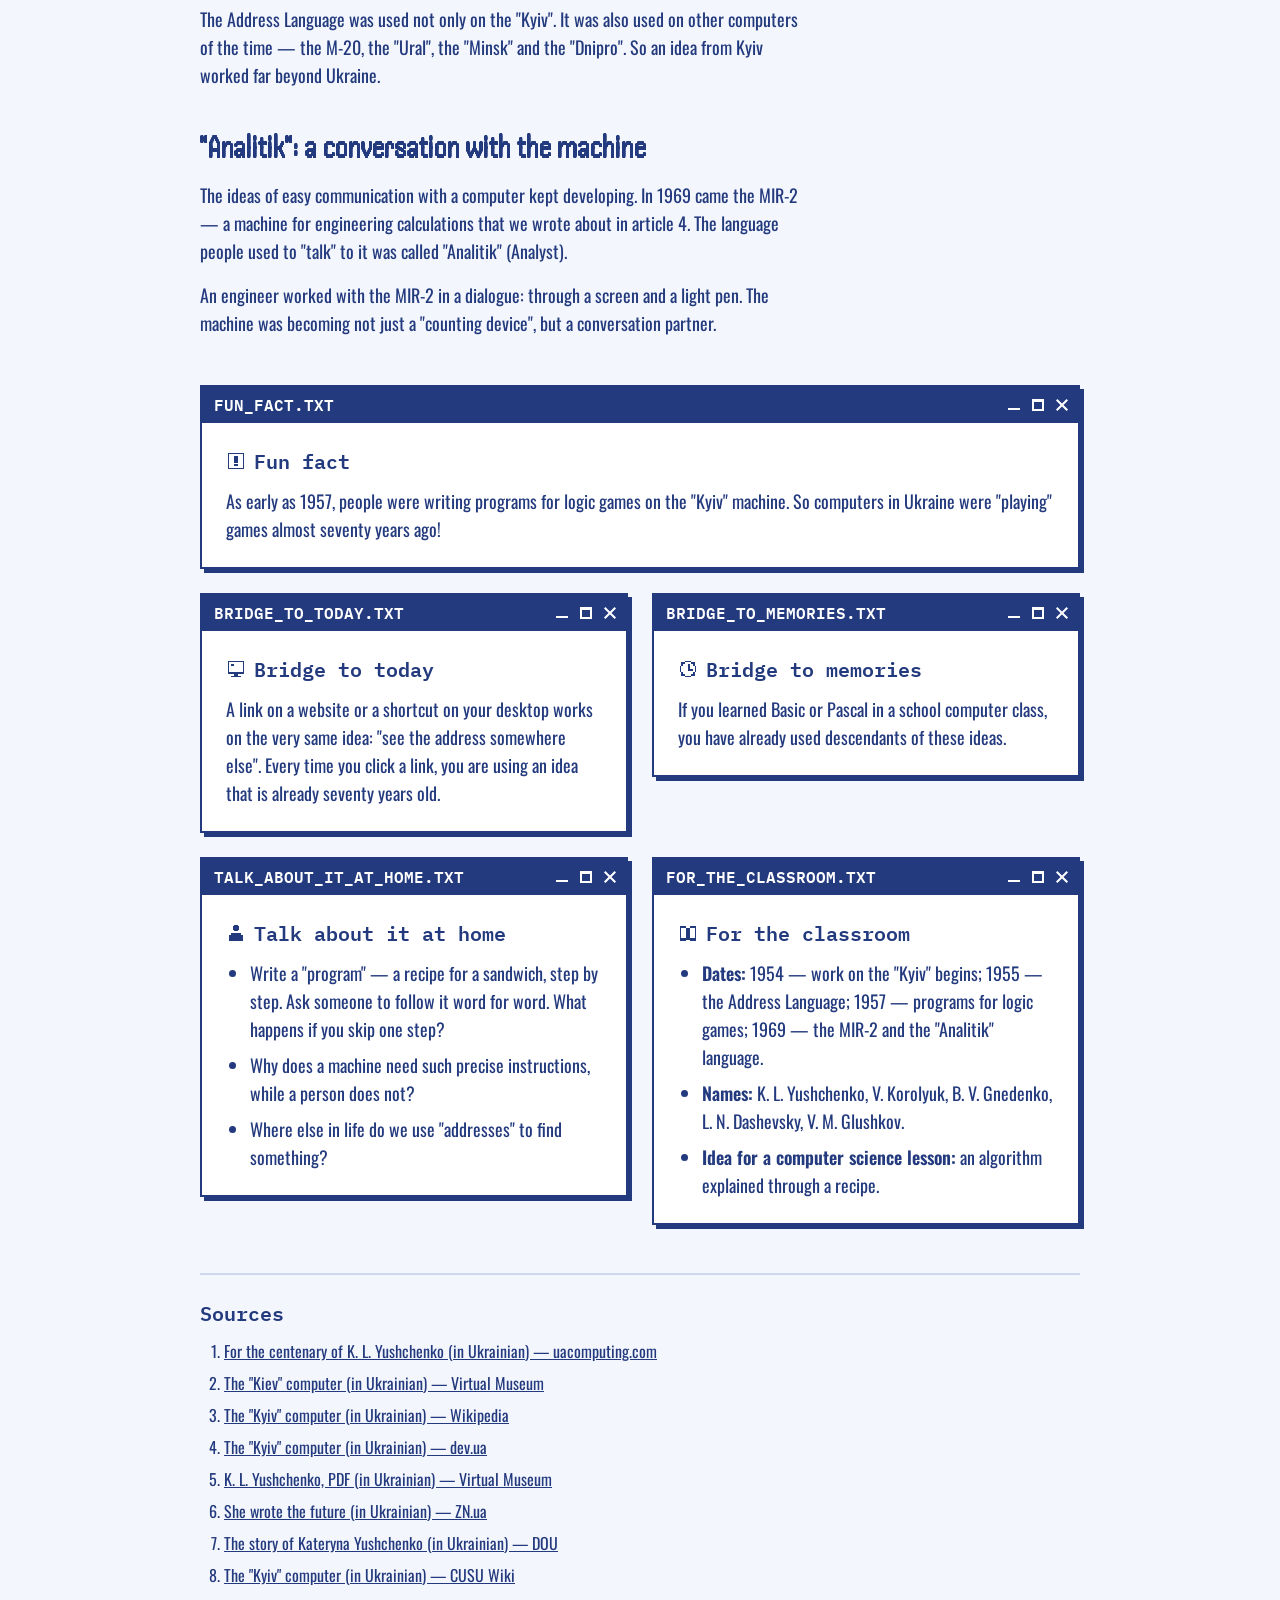
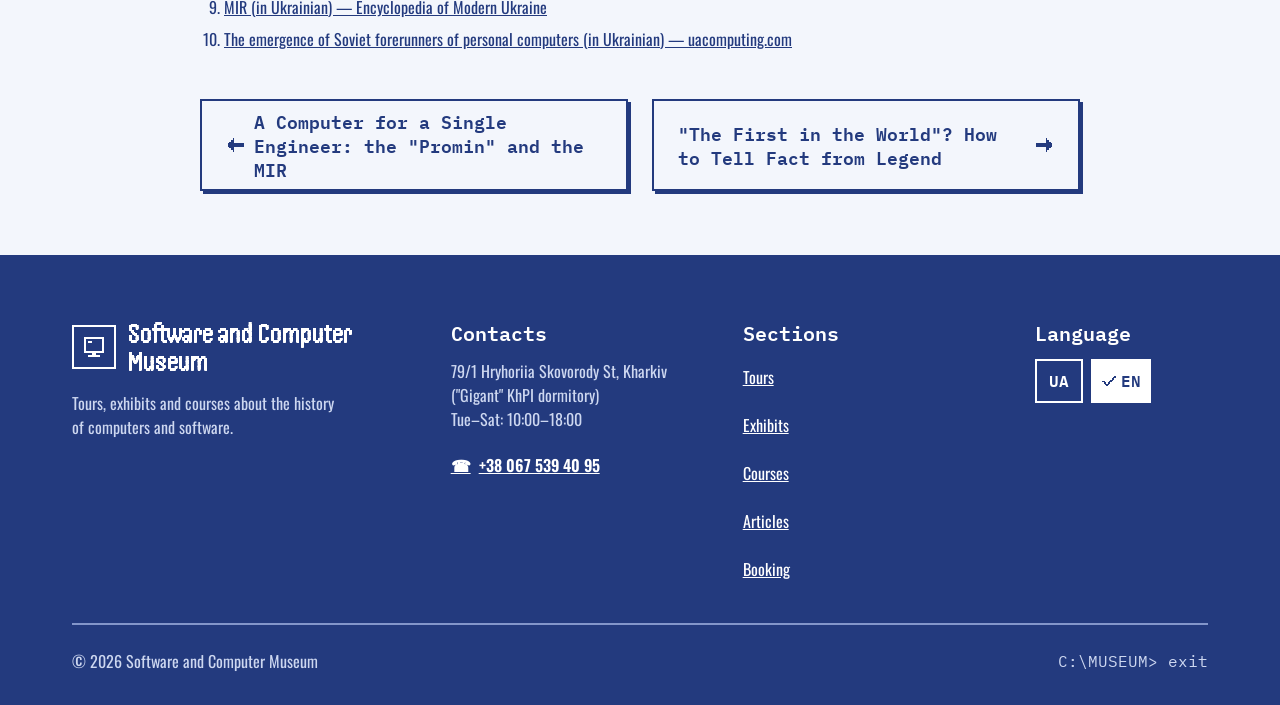
<file: articles/en/05-yak-navchyly-mashynu-rozumity-lyudynu.html>
<!doctype html>
<html lang="en" data-page-lang="en">
<head>
  <meta charset="utf-8">
  <meta name="viewport" content="width=device-width, initial-scale=1">
  <title>How a Machine Was Taught to Understand People: the &quot;Kyiv&quot; Computer and the First Programming Languages — Software and Computer Museum</title>
  <meta name="description" content="A computer is very fast, but on its own it knows nothing. Every task has to be explained to it step by step. How do you do that if the machine does not understand human language? In the 1950s people in Kyiv worked on this question too — and found one of the first answers in the world.">
  <link rel="alternate" hreflang="uk" href="../05-yak-navchyly-mashynu-rozumity-lyudynu.html">
  <link rel="alternate" hreflang="en" href="05-yak-navchyly-mashynu-rozumity-lyudynu.html">
  <link rel="stylesheet" href="../../assets/css/fonts.css?v=20261114o">
  <link rel="stylesheet" href="../../assets/css/tokens.css?v=20261114o">
  <link rel="stylesheet" href="../../assets/css/site.css?v=20261114o">
</head>
<body id="top">
<!-- Згенеровано tools/build-articles.js — не редагуйте вручну, змінюйте .md-файли в articles/ -->

<svg width="0" height="0" style="position: absolute;" aria-hidden="true" focusable="false">
  <symbol id="ic-monitor" viewBox="0 0 12 12"><path fill-rule="evenodd" shape-rendering="crispEdges" d="M1 1h10v8H1zM2 2v6h8V2zM3 3h2v1H3zM5 9h2v1H5zM3 10h6v1H3z"/></symbol>
  <symbol id="ic-floppy" viewBox="0 0 12 12"><path fill-rule="evenodd" shape-rendering="crispEdges" d="M1 1h9v1h1v9H1zM3 1h5v3H3zM6 2h1v1H6zM3 6h6v4H3z"/></symbol>
  <symbol id="ic-clock" viewBox="0 0 12 12"><path fill-rule="evenodd" shape-rendering="crispEdges" d="M4 1h4v1h2v2h1v4h-1v2H8v1H4v-1H2V8H1V4h1V2h2zM4 2h4v1h1v1h1v4H9v1H8v1H4V9H3V8H2V4h1V3h1zM6 3h1v3h2v1H6z"/></symbol>
  <symbol id="ic-person" viewBox="0 0 12 12"><path fill-rule="evenodd" shape-rendering="crispEdges" d="M5 1h2v1h1v2H7v1H5V4H4V2h1zM3 6h6v1h1v4H2V7h1z"/></symbol>
  <symbol id="ic-ticket" viewBox="0 0 12 12"><path fill-rule="evenodd" shape-rendering="crispEdges" d="M1 3h10v2h-1v2h1v2H1V7h1V5H1zM6 4h1v1H6zM6 7h1v1H6z"/></symbol>
  <symbol id="ic-calendar" viewBox="0 0 12 12"><path fill-rule="evenodd" shape-rendering="crispEdges" d="M1 2h10v9H1zM2 5h8v5H2zM3 1h1v1H3zM8 1h1v1H8zM3 6h2v2H3z"/></symbol>
  <symbol id="ic-arrow-right" viewBox="0 0 12 12"><path shape-rendering="crispEdges" d="M1 5h6V2h1v1h1v1h1v1h1v2h-1v1H9v1H8v1H7V7H1z"/></symbol>
  <symbol id="ic-arrow-down" viewBox="0 0 12 12"><path shape-rendering="crispEdges" d="M5 1V7H2v1h1v1h1v1h1v1h2v-1h1V9h1V8h1V7H7V1z"/></symbol>
  <symbol id="ic-check" viewBox="0 0 12 12"><path shape-rendering="crispEdges" d="M1 6h2v1h1v1h1V7h1V6h1V5h1V4h1V3h1V2h1v2h-1v1H9v1H8v1H7v1H6v1H5v1H4V9H3V8H2V7H1z"/></symbol>
  <symbol id="ic-alert" viewBox="0 0 12 12"><path fill-rule="evenodd" shape-rendering="crispEdges" d="M1 1h10v10H1zM2 2v8h8V2zM5 3h2v4H5zM5 8h2v1H5z"/></symbol>
  <symbol id="ic-phone" viewBox="0 0 12 12"><path fill-rule="evenodd" shape-rendering="crispEdges" d="M2 1h3v3H4v2h1v1h1v1h2V7h3v3h-1v1H7v-1H5V9H4V8H3V6H2V4H1V2h1z"/></symbol>
  <symbol id="ic-pin" viewBox="0 0 12 12"><path fill-rule="evenodd" shape-rendering="crispEdges" d="M4 1h4v1h1v1h1v4H9v1H8v1H7v2H5V9H4V8H3V7H2V3h1V2h1zM5 3h2v2H5z"/></symbol>
  <symbol id="ic-book" viewBox="0 0 12 12"><path fill-rule="evenodd" shape-rendering="crispEdges" d="M1 2h4v1h2V2h4v9H7v-1H5v1H1zM2 3h3v6H2zM7 3h3v6H7z"/></symbol>
  <symbol id="ic-menu" viewBox="0 0 12 12"><path shape-rendering="crispEdges" d="M1 2h10v2H1zM1 5h10v2H1zM1 8h10v2H1z"/></symbol>
  <symbol id="ic-close" viewBox="0 0 12 12"><path shape-rendering="crispEdges" d="M1 1h2v1h1v1h1v1h2V3h1V2h1V1h2v2h-1v1H9v1H8v2h1v1h1v1h1v2H9v-1H8V9H7V8H5v1H4v1H3v1H1V9h1V8h1V7h1V5H3V4H2V3H1z"/></symbol>
</svg>

<a class="skip" href="#main" data-i18n="k1">Skip to main content</a>

<header class="hdr">
  <div class="wrap hdr-bar">
    <a class="logo hdr-logo" href="../../index.html?lang=en" data-i18n-attr="aria-label:k2" aria-label="Software and Computer Museum — back to top">
      <span class="logo-box"><svg class="ic i-l" aria-hidden="true"><use href="#ic-monitor"/></svg></span>
      <span class="disp logo-name">Software and Computer Museum</span>
    </a>
    <nav class="nav" data-i18n-attr="aria-label:k4" aria-label="Page sections">
      <a class="nl" href="../../index.html?lang=en#tours"><svg class="ic i-s" aria-hidden="true"><use href="#ic-arrow-right"/></svg><span data-i18n="k5">Tours</span></a>
      <a class="nl" href="../../index.html?lang=en#exhibits"><svg class="ic i-s" aria-hidden="true"><use href="#ic-arrow-right"/></svg><span data-i18n="k6">Exhibits</span></a>
      <a class="nl" href="../../index.html?lang=en#courses"><svg class="ic i-s" aria-hidden="true"><use href="#ic-arrow-right"/></svg><span data-i18n="k7">Courses</span></a>
      <a class="nl" href="../../articles-en.html" aria-current="page" data-href-uk="../../articles.html" data-href-en="../../articles-en.html"><svg class="ic i-s" aria-hidden="true"><use href="#ic-arrow-right"/></svg><span data-i18n="k148">Articles</span></a>
      <a class="nl" href="../../index.html?lang=en#contacts"><svg class="ic i-s" aria-hidden="true"><use href="#ic-arrow-right"/></svg><span data-i18n="k8">Contacts</span></a>
    </nav>
    <div class="hdr-actions">
      <div class="langs" role="group" data-i18n-attr="aria-label:k9" aria-label="Site language">
        <button type="button" class="lang" data-lang="uk" aria-pressed="false" data-i18n-attr="aria-label:k10" aria-label="UA — Ukrainian"><svg class="ic i-s" aria-hidden="true"><use href="#ic-check"/></svg>UA</button>
        <button type="button" class="lang" data-lang="en" lang="en" aria-pressed="true" data-i18n-attr="aria-label:k12" aria-label="EN — English"><svg class="ic i-s" aria-hidden="true"><use href="#ic-check"/></svg>EN</button>
      </div>
      <a class="btn" href="../../index.html?lang=en#booking" data-i18n="k14">Book</a>
    </div>
    <button type="button" class="btn btn-ghost burger" aria-expanded="false" aria-controls="mobile-menu">
      <span class="burger-closed" style="display: inline-flex; align-items: center; gap: var(--space-2);"><svg class="ic i-l" aria-hidden="true"><use href="#ic-menu"/></svg><span data-i18n="k15">Menu</span></span>
      <span class="burger-open" style="display: inline-flex; align-items: center; gap: var(--space-2);" hidden><svg class="ic i-l" aria-hidden="true"><use href="#ic-close"/></svg><span class="sr-only" data-i18n="k16">Close</span></span>
    </button>
  </div>
  <div class="wrap mmenu" id="mobile-menu" hidden>
    <nav class="mnav" data-i18n-attr="aria-label:k17" aria-label="Page sections (mobile menu)">
      <a class="ml" href="../../index.html?lang=en#tours"><span data-i18n="k5">Tours</span><svg class="ic i-m go" aria-hidden="true"><use href="#ic-arrow-right"/></svg><span class="here" aria-hidden="true"><svg class="ic i-s"><use href="#ic-check"/></svg><span data-i18n="k18">you are here</span></span></a>
      <a class="ml" href="../../index.html?lang=en#exhibits"><span data-i18n="k6">Exhibits</span><svg class="ic i-m go" aria-hidden="true"><use href="#ic-arrow-right"/></svg><span class="here" aria-hidden="true"><svg class="ic i-s"><use href="#ic-check"/></svg><span data-i18n="k18">you are here</span></span></a>
      <a class="ml" href="../../index.html?lang=en#courses"><span data-i18n="k7">Courses</span><svg class="ic i-m go" aria-hidden="true"><use href="#ic-arrow-right"/></svg><span class="here" aria-hidden="true"><svg class="ic i-s"><use href="#ic-check"/></svg><span data-i18n="k18">you are here</span></span></a>
      <a class="ml" href="../../articles-en.html" aria-current="page" data-href-uk="../../articles.html" data-href-en="../../articles-en.html"><span data-i18n="k148">Articles</span><svg class="ic i-m go" aria-hidden="true"><use href="#ic-arrow-right"/></svg><span class="here" aria-hidden="true"><svg class="ic i-s"><use href="#ic-check"/></svg><span data-i18n="k18">you are here</span></span></a>
      <a class="ml" href="../../index.html?lang=en#contacts"><span data-i18n="k8">Contacts</span><svg class="ic i-m go" aria-hidden="true"><use href="#ic-arrow-right"/></svg><span class="here" aria-hidden="true"><svg class="ic i-s"><use href="#ic-check"/></svg><span data-i18n="k18">you are here</span></span></a>
    </nav>
    <div class="mmenu-actions">
      <div class="langs" role="group" data-i18n-attr="aria-label:k9" aria-label="Site language">
        <button type="button" class="lang" data-lang="uk" aria-pressed="false" data-i18n-attr="aria-label:k10" aria-label="UA — Ukrainian"><svg class="ic i-s" aria-hidden="true"><use href="#ic-check"/></svg>UA</button>
        <button type="button" class="lang" data-lang="en" lang="en" aria-pressed="true" data-i18n-attr="aria-label:k12" aria-label="EN — English"><svg class="ic i-s" aria-hidden="true"><use href="#ic-check"/></svg>EN</button>
      </div>
      <a class="btn" href="../../index.html?lang=en#booking" data-close-menu data-i18n="k14">Book</a>
    </div>
  </div>
</header>

<main id="main">

<section class="art-head" data-theme="dark" aria-labelledby="art-title">
  <div class="wrap">
    <div class="sec-head">
      <a class="back" href="../../articles-en.html"><svg class="ic i-m" aria-hidden="true"><use href="#ic-arrow-right"/></svg><span>All articles</span></a>
      <p class="mono prompt" aria-hidden="true">C:\MUSEUM&gt; type ARTICLE_05.TXT</p>
      <h1 id="art-title" class="disp h2">How a Machine Was Taught to Understand People: the &quot;Kyiv&quot; Computer and the First Programming Languages</h1>
      <p class="timeline"><strong>Where we are on the timeline:</strong> 1954–1969. Before this: computers for a single engineer, the &quot;Promin&quot; and the MIR (article 4). Next: how to tell fact from legend (article 6).</p>
    </div>
  </div>
</section>

<section class="sec">
  <div class="wrap">
    <div class="art">
      <article class="prose">
        <p>A computer is very fast, but on its own it knows nothing. Every task has to be explained to it step by step. How do you do that if the machine does not understand human language? In the 1950s people in Kyiv worked on this question too — and found one of the first answers in the world.</p>
        <h2>The &quot;Kyiv&quot; machine</h2>
        <p>In 1954, the Institute of Mathematics of the Ukrainian Academy of Sciences began building a new computer. Back then such machines were called EOM — &quot;electronic computing machines&quot;. The new one was simply named &quot;Kyiv&quot;.</p>
        <p>The initiative came from the mathematician Boris Gnedenko. The machine was built by almost the same team that had created Kyiv's first machine, MESM. The work was led by Lev Dashevsky and Kateryna Yushchenko, and from 1956–1957 by Viktor Glushkov. We told the story of Kateryna Yushchenko in article 2.</p>
        <figure class="win fig fig-photo">
          <div class="wtitle" aria-hidden="true"><span>GLUSHKOV_ENVELOPE.JPG</span><span class="wctl"><span></span><span></span><span></span></span></div>
          <button type="button" class="fig-zoom" aria-label="Enlarge photo: A 1983 postal envelope with a portrait of academician Viktor Glushkov"><img src="../../assets/img/articles/glushkov-envelope.jpg" alt="A 1983 postal envelope with a portrait of academician Viktor Glushkov" loading="lazy" decoding="async"></button>
          <figcaption class="fig-cap"><span>Viktor Glushkov, who led the work on the Kyiv from 1956–1957, on a 1983 postal envelope.</span><span class="credit">Photo: Artist P. Bendel, 1983; public domain (<a href="https://commons.wikimedia.org/wiki/File:Victor_Glushkov_envelope.jpg">Wikimedia Commons</a>)</span></figcaption>
        </figure>
        <p>The &quot;Kyiv&quot; was much more powerful than MESM. It had 2,400 glass tubes and another 15,000 smaller parts. In one second, the machine could do up to 12,000 additions — MESM managed only 50 operations. Tasks were fed into the machine from a paper tape with holes punched in it.</p>
        <p>From 1956 to 1962, the &quot;Kyiv&quot; worked at the Kyiv Computing Centre. A second copy of the machine worked at the Joint Institute for Nuclear Research in Dubna.</p>
        <h2>What is a programming language? Think of a recipe</h2>
        <p>Imagine writing a recipe for someone who has never been in a kitchen. &quot;Salt to taste&quot; will not do — they do not know what &quot;to taste&quot; means. You have to be precise: take a spoon, scoop half a spoonful of salt, pour it into the pan.</p>
        <p>A computer is exactly that kind of &quot;cook&quot;. A programming language is the language a person uses to &quot;explain&quot; to the machine what to do. The closer that language is to human language, the easier it is to write the &quot;recipes&quot; and the fewer mistakes they contain.</p>
        <h2>The Address Language</h2>
        <p>In 1955, Kateryna Yushchenko and V. Korolyuk created the Address Language. It is considered one of the first languages of this kind in the world and the first in the USSR.</p>
        <p>Where does the name come from? A machine keeps numbers in its memory like items in a left-luggage room. Every locker has its own number — an address. The main idea of the Address Language is not only to take a number from the right locker, but also to store the address of another locker inside one. It is like a reference in a book: &quot;see the address on another page&quot;.</p>
        <figure class="win fig fig-ill">
          <div class="wtitle" aria-hidden="true"><span>ADDRESS.EXE</span><span class="wctl"><span></span><span></span><span></span></span></div>
          <div class="fig-body"><svg class="ill-art" viewBox="0 0 480 260" role="img" aria-label="Address language: cell 03 stores the address of cell 05, which holds 42">
      <rect class="bg" width="480" height="260"/>
      <text class="t" x="240" y="30" text-anchor="middle">CELL 03 HOLDS AN ADDRESS, NOT A NUMBER</text>
      <g class="cell"><rect class="bx" x="30" y="96" width="60" height="64"/><text class="t big" x="60" y="134" text-anchor="middle">12</text><text class="t dim-t" x="60" y="180" text-anchor="middle">01</text></g><g class="cell"><rect class="bx" x="102" y="96" width="60" height="64"/><text class="t big" x="132" y="134" text-anchor="middle">7</text><text class="t dim-t" x="132" y="180" text-anchor="middle">02</text></g><g class="cell c3"><rect class="bx" x="174" y="96" width="60" height="64"/><text class="t big" x="204" y="134" text-anchor="middle">@05</text><text class="t dim-t" x="204" y="180" text-anchor="middle">03</text></g><g class="cell"><rect class="bx" x="246" y="96" width="60" height="64"/><text class="t big" x="276" y="134" text-anchor="middle">3</text><text class="t dim-t" x="276" y="180" text-anchor="middle">04</text></g><g class="cell c5"><rect class="bx" x="318" y="96" width="60" height="64"/><text class="t big" x="348" y="134" text-anchor="middle">42</text><text class="t dim-t" x="348" y="180" text-anchor="middle">05</text></g><g class="cell"><rect class="bx" x="390" y="96" width="60" height="64"/><text class="t big" x="420" y="134" text-anchor="middle">0</text><text class="t dim-t" x="420" y="180" text-anchor="middle">06</text></g>
      <g class="ptr"><path class="arrow" d="M196 58h16v14h10l-18 16-18-16h10z"/></g>
      <path class="hop" d="M204 166V200H348V166"/>
      <g class="result"><rect class="bx strong" x="150" y="210" width="180" height="32"/><text class="t" x="240" y="231" text-anchor="middle">RESULT: 42</text></g>
    </svg></div>
          <figcaption class="fig-cap"><button type="button" class="btn btn-ghost ill-toggle" aria-pressed="false" data-on="▶ Turn on" data-off="■ Turn off">▶ Turn on</button><span>The key idea of the Address Language: the machine takes an address from a cell and follows it to the number it needs.</span></figcaption>
        </figure>
        <p>The Address Language was used not only on the &quot;Kyiv&quot;. It was also used on other computers of the time — the M-20, the &quot;Ural&quot;, the &quot;Minsk&quot; and the &quot;Dnipro&quot;. So an idea from Kyiv worked far beyond Ukraine.</p>
        <h2>&quot;Analitik&quot;: a conversation with the machine</h2>
        <p>The ideas of easy communication with a computer kept developing. In 1969 came the MIR-2 — a machine for engineering calculations that we wrote about in article 4. The language people used to &quot;talk&quot; to it was called &quot;Analitik&quot; (Analyst).</p>
        <p>An engineer worked with the MIR-2 in a dialogue: through a screen and a light pen. The machine was becoming not just a &quot;counting device&quot;, but a conversation partner.</p>
      </article>

      <div class="notes">
      <aside class="win note" aria-label="Fun fact">
        <div class="wtitle" aria-hidden="true"><span>FUN_FACT.TXT</span><span class="wctl"><span></span><span></span><span></span></span></div>
        <div class="winbody">
          <h2 class="h4"><svg class="ic i-m" aria-hidden="true"><use href="#ic-alert"/></svg>Fun fact</h2>
          <p>As early as 1957, people were writing programs for logic games on the &quot;Kyiv&quot; machine. So computers in Ukraine were &quot;playing&quot; games almost seventy years ago!</p>
        </div>
      </aside>
      <aside class="win note" aria-label="Bridge to today">
        <div class="wtitle" aria-hidden="true"><span>BRIDGE_TO_TODAY.TXT</span><span class="wctl"><span></span><span></span><span></span></span></div>
        <div class="winbody">
          <h2 class="h4"><svg class="ic i-m" aria-hidden="true"><use href="#ic-monitor"/></svg>Bridge to today</h2>
          <p>A link on a website or a shortcut on your desktop works on the very same idea: &quot;see the address somewhere else&quot;. Every time you click a link, you are using an idea that is already seventy years old.</p>
        </div>
      </aside>
      <aside class="win note" aria-label="Bridge to memories">
        <div class="wtitle" aria-hidden="true"><span>BRIDGE_TO_MEMORIES.TXT</span><span class="wctl"><span></span><span></span><span></span></span></div>
        <div class="winbody">
          <h2 class="h4"><svg class="ic i-m" aria-hidden="true"><use href="#ic-clock"/></svg>Bridge to memories</h2>
          <p>If you learned Basic or Pascal in a school computer class, you have already used descendants of these ideas.</p>
        </div>
      </aside>
      <aside class="win note" aria-label="Talk about it at home">
        <div class="wtitle" aria-hidden="true"><span>TALK_ABOUT_IT_AT_HOME.TXT</span><span class="wctl"><span></span><span></span><span></span></span></div>
        <div class="winbody">
          <h2 class="h4"><svg class="ic i-m" aria-hidden="true"><use href="#ic-person"/></svg>Talk about it at home</h2>
          <ul>
  <li>Write a &quot;program&quot; — a recipe for a sandwich, step by step. Ask someone to follow it word for word. What happens if you skip one step?</li>
  <li>Why does a machine need such precise instructions, while a person does not?</li>
  <li>Where else in life do we use &quot;addresses&quot; to find something?</li>
</ul>
        </div>
      </aside>
      <aside class="win note" aria-label="For the classroom">
        <div class="wtitle" aria-hidden="true"><span>FOR_THE_CLASSROOM.TXT</span><span class="wctl"><span></span><span></span><span></span></span></div>
        <div class="winbody">
          <h2 class="h4"><svg class="ic i-m" aria-hidden="true"><use href="#ic-book"/></svg>For the classroom</h2>
          <ul>
  <li><strong>Dates:</strong> 1954 — work on the &quot;Kyiv&quot; begins; 1955 — the Address Language; 1957 — programs for logic games; 1969 — the MIR-2 and the &quot;Analitik&quot; language.</li>
  <li><strong>Names:</strong> K. L. Yushchenko, V. Korolyuk, B. V. Gnedenko, L. N. Dashevsky, V. M. Glushkov.</li>
  <li><strong>Idea for a computer science lesson:</strong> an algorithm explained through a recipe.</li>
</ul>
        </div>
      </aside>
      </div>

      <section class="sources" aria-labelledby="sources-title">
        <h2 id="sources-title" class="h4">Sources</h2>
        <ol>
  <li><a href="https://uacomputing.com/ushch100/">For the centenary of K. L. Yushchenko (in Ukrainian) — uacomputing.com</a></li>
  <li><a href="https://www.icfcst.kiev.ua/MUSEUM/GL_HALL2/COMPUTERS/Kiev_u.html">The &quot;Kiev&quot; computer (in Ukrainian) — Virtual Museum</a></li>
  <li><a href="https://uk.wikipedia.org/wiki/%D0%95%D0%9E%D0%9C_%C2%AB%D0%9A%D0%B8%D1%97%D0%B2%C2%BB">The &quot;Kyiv&quot; computer (in Ukrainian) — Wikipedia</a></li>
  <li><a href="https://dev.ua/news/kompiuter-kyiv">The &quot;Kyiv&quot; computer (in Ukrainian) — dev.ua</a></li>
  <li><a href="https://www.icfcst.kiev.ua/MUSEUM/TXT/YushchenkoKL.pdf">K. L. Yushchenko, PDF (in Ukrainian) — Virtual Museum</a></li>
  <li><a href="https://zn.ua/ukr/personalities/vona-napisala-maybutnye-333576_.html">She wrote the future (in Ukrainian) — ZN.ua</a></li>
  <li><a href="https://dou.ua/lenta/interviews/about-kateryna-yushchenko/">The story of Kateryna Yushchenko (in Ukrainian) — DOU</a></li>
  <li><a href="https://wiki.cusu.edu.ua/index.php/%D0%95%D0%BB%D0%B5%D0%BA%D1%82%D1%80%D0%BE%D0%BD%D0%BD%D0%B0_%D0%BE%D0%B1%D1%87%D0%B8%D1%81%D0%BB%D1%8E%D0%B2%D0%B0%D0%BB%D1%8C%D0%BD%D0%B0_%D0%BC%D0%B0%D1%88%D0%B8%D0%BD%D0%B0_%C2%AB%D0%9A%D0%B8%D1%97%D0%B2%C2%BB">The &quot;Kyiv&quot; computer (in Ukrainian) — CUSU Wiki</a></li>
  <li><a href="https://esu.com.ua/article-67803">MIR (in Ukrainian) — Encyclopedia of Modern Ukraine</a></li>
  <li><a href="https://uacomputing.com/stories/emerging-of-soviet-predecessors-of-personal-computers/">The emergence of Soviet forerunners of personal computers (in Ukrainian) — uacomputing.com</a></li>
</ol>
      </section>

      <nav class="pager" aria-label="Other articles">
        <a class="btn btn-ghost prev" href="04-kompyuter-dlya-odnoho-inzhenera.html"><svg class="ic i-m" aria-hidden="true"><use href="#ic-arrow-right"/></svg><span>A Computer for a Single Engineer: the &quot;Promin&quot; and the MIR</span></a>
        <a class="btn btn-ghost next" href="06-pershyi-u-sviti-fakt-chy-lehenda.html"><span>&quot;The First in the World&quot;? How to Tell Fact from Legend</span><svg class="ic i-m" aria-hidden="true"><use href="#ic-arrow-right"/></svg></a>
      </nav>
    </div>
  </div>
</section>

</main>

<footer class="ftr" data-theme="dark">
  <div class="wrap ftr-inner">
    <div class="ftr-grid">
      <div class="ftr-col ftr-about">
        <a class="logo" href="../../index.html?lang=en" data-i18n-attr="aria-label:k2" aria-label="Software and Computer Museum — back to top">
          <span class="logo-box"><svg class="ic i-l" aria-hidden="true"><use href="#ic-monitor"/></svg></span>
          <span class="disp logo-name">Software and Computer Museum</span>
        </a>
        <p class="caption muted" data-i18n="k139">Tours, exhibits and courses about the history of computers and software.</p>
      </div>
      <div class="ftr-col">
        <p class="h4" data-i18n="k8">Contacts</p>
        <p class="caption muted"><span data-i18n="k131">79/1 Hryhoriia Skovorody St, Kharkiv (&quot;Gigant&quot; KhPI dormitory)</span><br><span data-i18n="k133">Tue–Sat: 10:00–18:00</span></p>
        <a class="ftr-link" href="tel:+380675394095" style="font-weight: 600;" data-i18n-attr="aria-label:k122" aria-label="Call the museum: +38 067 539 40 95">+38 067 539 40 95</a>
      </div>
      <nav class="ftr-col ftr-nav" data-i18n-attr="aria-label:k140" aria-label="Page sections (footer)">
        <p class="h4" data-i18n="k141">Sections</p>
        <a class="ftr-link" href="../../index.html?lang=en#tours" data-i18n="k5">Tours</a>
        <a class="ftr-link" href="../../index.html?lang=en#exhibits" data-i18n="k6">Exhibits</a>
        <a class="ftr-link" href="../../index.html?lang=en#courses" data-i18n="k7">Courses</a>
        <a class="ftr-link" href="../../articles-en.html" data-href-uk="../../articles.html" data-href-en="../../articles-en.html" data-i18n="k148">Articles</a>
        <a class="ftr-link" href="../../index.html?lang=en#booking" data-i18n="k142">Booking</a>
      </nav>
      <div class="ftr-col">
        <p class="h4" data-i18n="k143">Language</p>
        <div class="langs" role="group" data-i18n-attr="aria-label:k9" aria-label="Site language">
          <button type="button" class="lang" data-lang="uk" aria-pressed="false" data-i18n-attr="aria-label:k10" aria-label="UA — Ukrainian"><svg class="ic i-s" aria-hidden="true"><use href="#ic-check"/></svg>UA</button>
          <button type="button" class="lang" data-lang="en" lang="en" aria-pressed="true" data-i18n-attr="aria-label:k12" aria-label="EN — English"><svg class="ic i-s" aria-hidden="true"><use href="#ic-check"/></svg>EN</button>
        </div>
      </div>
    </div>
    <div class="ftr-bottom">
      <p class="caption muted" data-i18n="k144">© 2026 Software and Computer Museum</p>
      <p class="mono muted" style="margin: 0;" aria-hidden="true" data-i18n="k145">C:\MUSEUM&gt; exit</p>
    </div>
  </div>
</footer>

<script src="../../assets/js/content.uk.js?v=20261114o"></script>
<script src="../../assets/js/content.en.js?v=20261114o"></script>
<script src="../../assets/js/app.js?v=20261114o"></script>
</body>
</html>
</file>
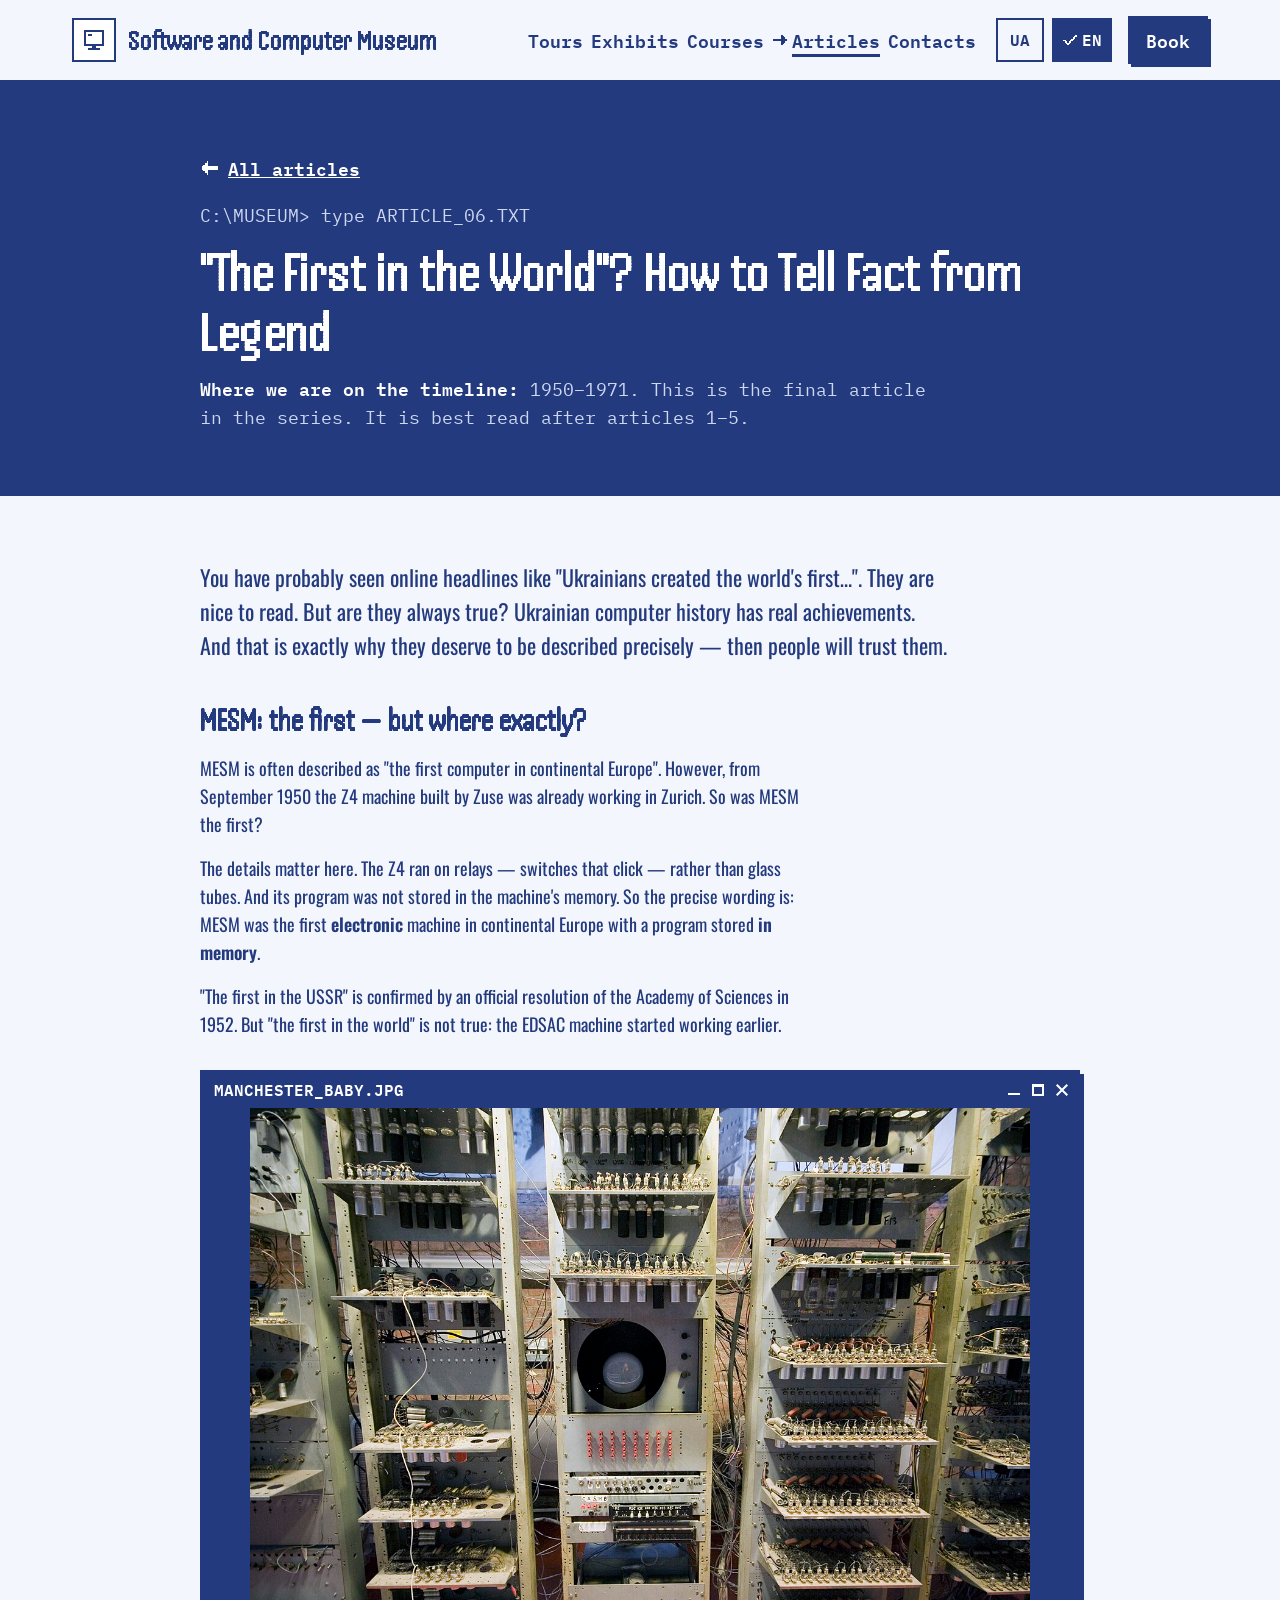
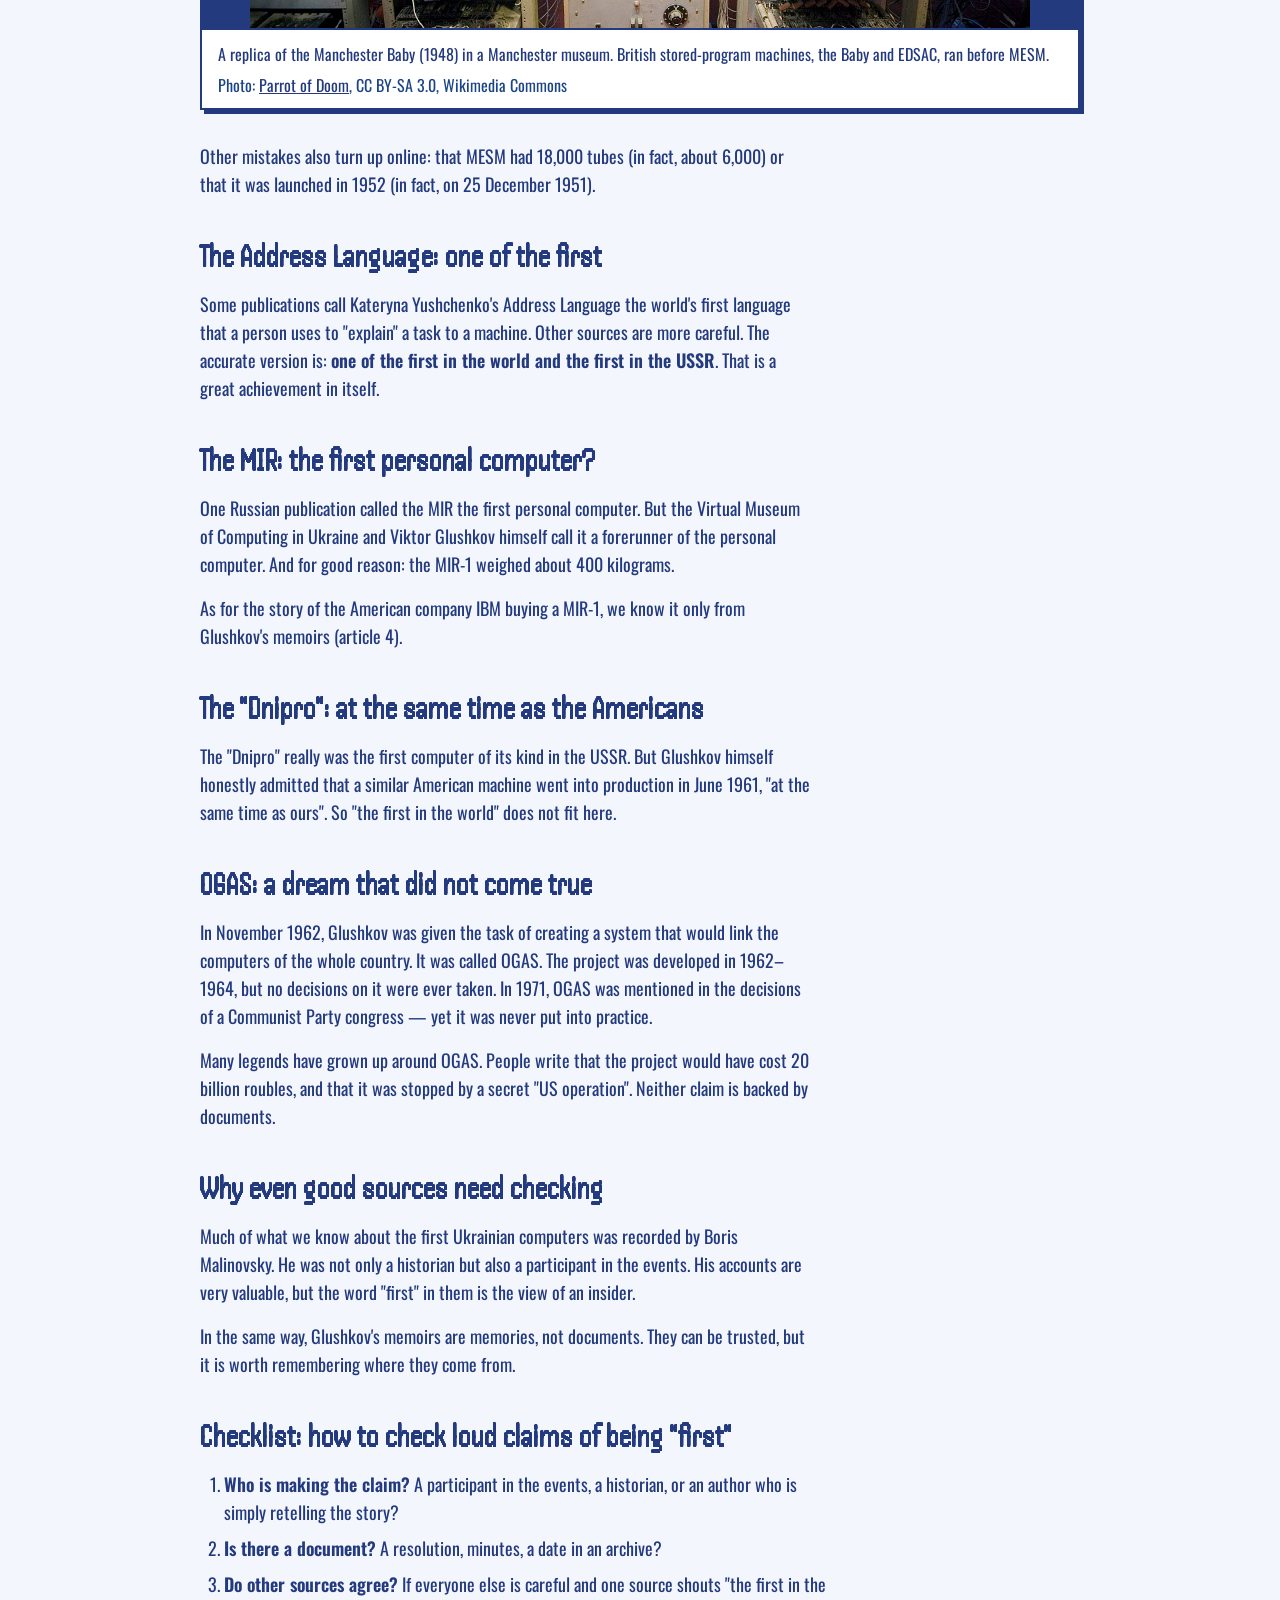
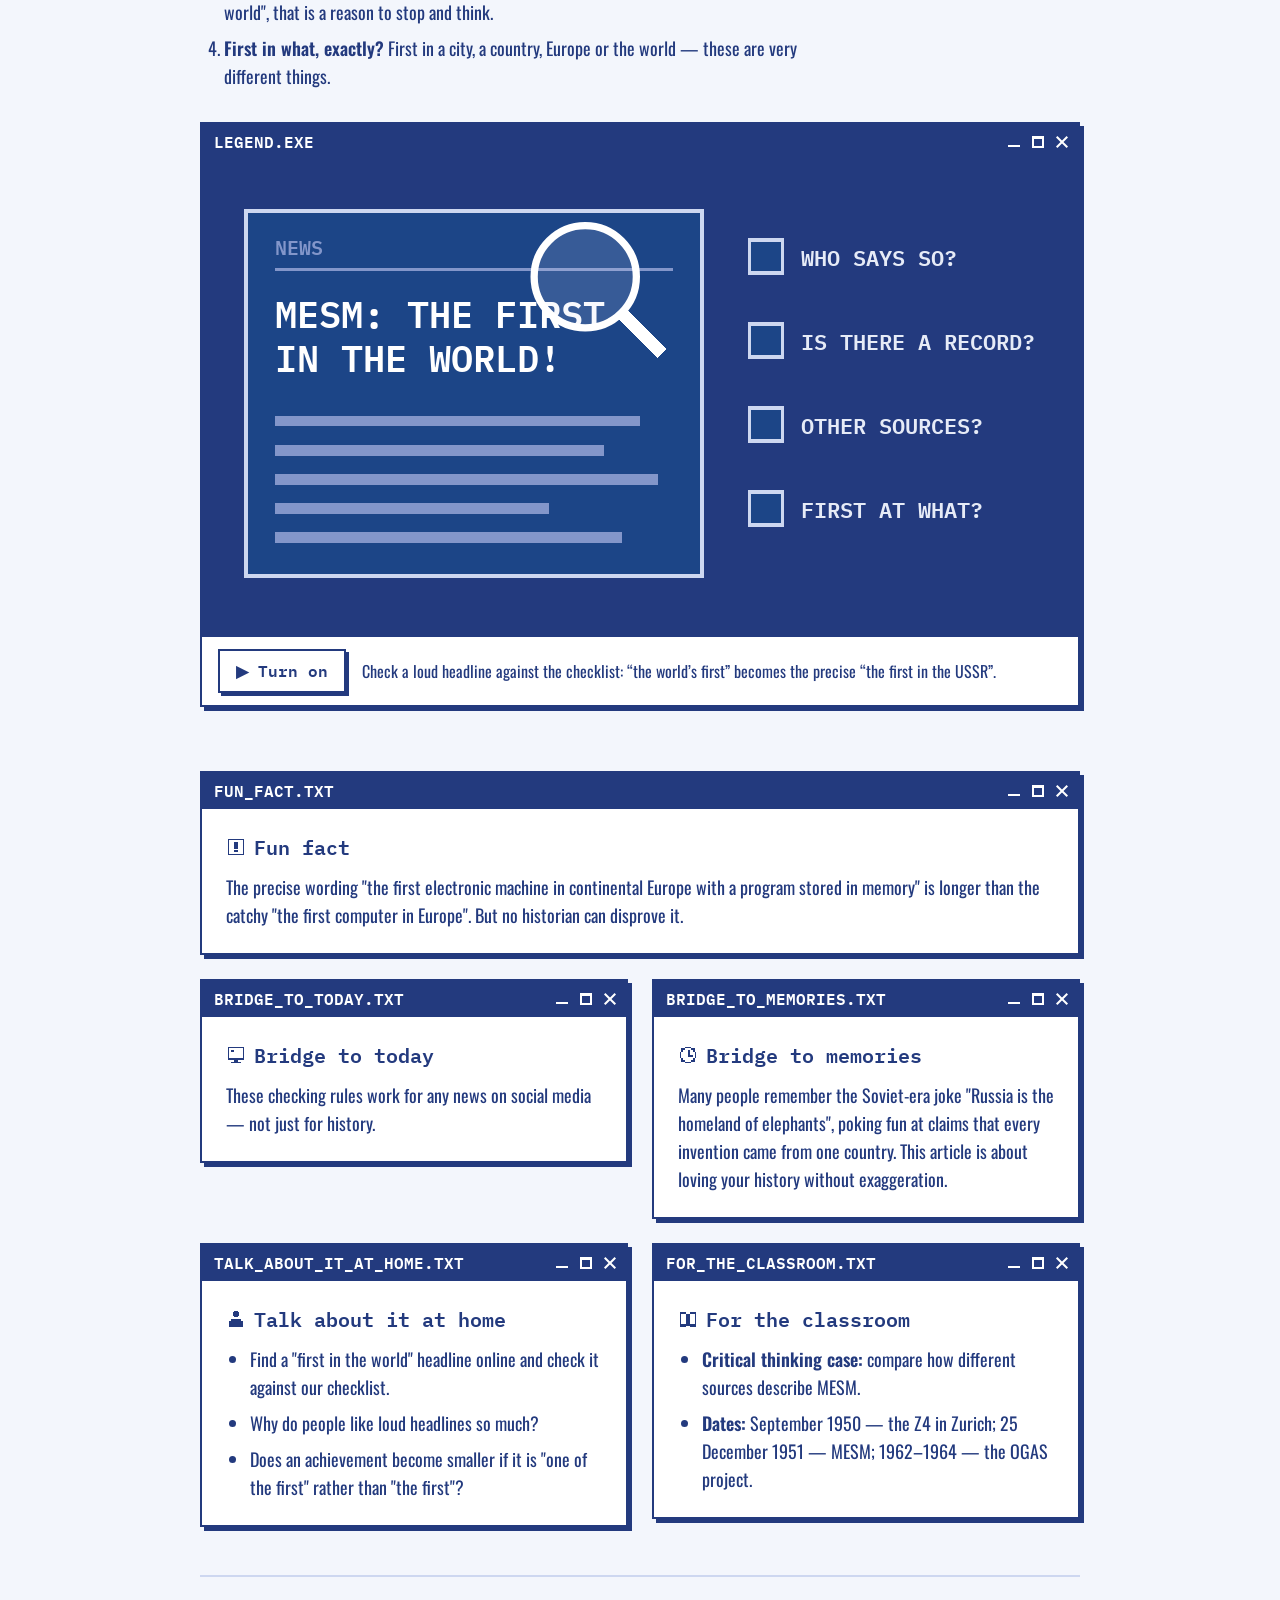
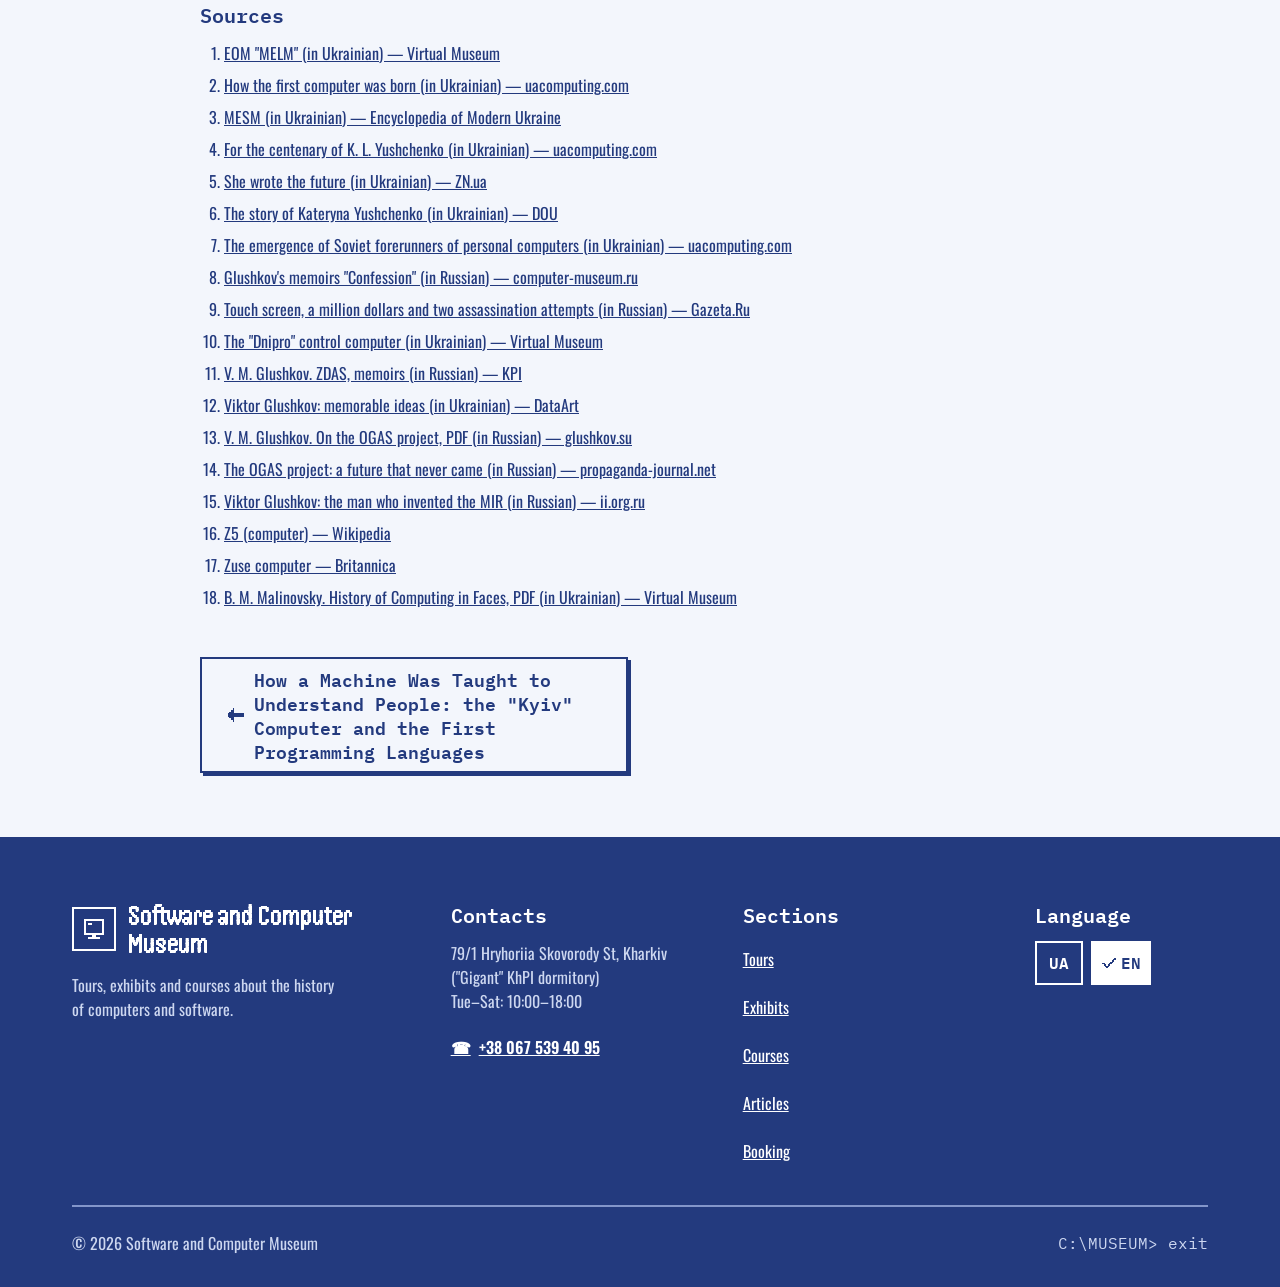
<file: articles/en/06-pershyi-u-sviti-fakt-chy-lehenda.html>
<!doctype html>
<html lang="en" data-page-lang="en">
<head>
  <meta charset="utf-8">
  <meta name="viewport" content="width=device-width, initial-scale=1">
  <title>&quot;The First in the World&quot;? How to Tell Fact from Legend — Software and Computer Museum</title>
  <meta name="description" content="You have probably seen online headlines like &quot;Ukrainians created the world's first…&quot;. They are nice to read. But are they always true? Ukrainian computer history has real achievements. And that is exactly why they deserve to be described precisely — then people will trust them.">
  <link rel="alternate" hreflang="uk" href="../06-pershyi-u-sviti-fakt-chy-lehenda.html">
  <link rel="alternate" hreflang="en" href="06-pershyi-u-sviti-fakt-chy-lehenda.html">
  <link rel="stylesheet" href="../../assets/css/fonts.css?v=20261114o">
  <link rel="stylesheet" href="../../assets/css/tokens.css?v=20261114o">
  <link rel="stylesheet" href="../../assets/css/site.css?v=20261114o">
</head>
<body id="top">
<!-- Згенеровано tools/build-articles.js — не редагуйте вручну, змінюйте .md-файли в articles/ -->

<svg width="0" height="0" style="position: absolute;" aria-hidden="true" focusable="false">
  <symbol id="ic-monitor" viewBox="0 0 12 12"><path fill-rule="evenodd" shape-rendering="crispEdges" d="M1 1h10v8H1zM2 2v6h8V2zM3 3h2v1H3zM5 9h2v1H5zM3 10h6v1H3z"/></symbol>
  <symbol id="ic-floppy" viewBox="0 0 12 12"><path fill-rule="evenodd" shape-rendering="crispEdges" d="M1 1h9v1h1v9H1zM3 1h5v3H3zM6 2h1v1H6zM3 6h6v4H3z"/></symbol>
  <symbol id="ic-clock" viewBox="0 0 12 12"><path fill-rule="evenodd" shape-rendering="crispEdges" d="M4 1h4v1h2v2h1v4h-1v2H8v1H4v-1H2V8H1V4h1V2h2zM4 2h4v1h1v1h1v4H9v1H8v1H4V9H3V8H2V4h1V3h1zM6 3h1v3h2v1H6z"/></symbol>
  <symbol id="ic-person" viewBox="0 0 12 12"><path fill-rule="evenodd" shape-rendering="crispEdges" d="M5 1h2v1h1v2H7v1H5V4H4V2h1zM3 6h6v1h1v4H2V7h1z"/></symbol>
  <symbol id="ic-ticket" viewBox="0 0 12 12"><path fill-rule="evenodd" shape-rendering="crispEdges" d="M1 3h10v2h-1v2h1v2H1V7h1V5H1zM6 4h1v1H6zM6 7h1v1H6z"/></symbol>
  <symbol id="ic-calendar" viewBox="0 0 12 12"><path fill-rule="evenodd" shape-rendering="crispEdges" d="M1 2h10v9H1zM2 5h8v5H2zM3 1h1v1H3zM8 1h1v1H8zM3 6h2v2H3z"/></symbol>
  <symbol id="ic-arrow-right" viewBox="0 0 12 12"><path shape-rendering="crispEdges" d="M1 5h6V2h1v1h1v1h1v1h1v2h-1v1H9v1H8v1H7V7H1z"/></symbol>
  <symbol id="ic-arrow-down" viewBox="0 0 12 12"><path shape-rendering="crispEdges" d="M5 1V7H2v1h1v1h1v1h1v1h2v-1h1V9h1V8h1V7H7V1z"/></symbol>
  <symbol id="ic-check" viewBox="0 0 12 12"><path shape-rendering="crispEdges" d="M1 6h2v1h1v1h1V7h1V6h1V5h1V4h1V3h1V2h1v2h-1v1H9v1H8v1H7v1H6v1H5v1H4V9H3V8H2V7H1z"/></symbol>
  <symbol id="ic-alert" viewBox="0 0 12 12"><path fill-rule="evenodd" shape-rendering="crispEdges" d="M1 1h10v10H1zM2 2v8h8V2zM5 3h2v4H5zM5 8h2v1H5z"/></symbol>
  <symbol id="ic-phone" viewBox="0 0 12 12"><path fill-rule="evenodd" shape-rendering="crispEdges" d="M2 1h3v3H4v2h1v1h1v1h2V7h3v3h-1v1H7v-1H5V9H4V8H3V6H2V4H1V2h1z"/></symbol>
  <symbol id="ic-pin" viewBox="0 0 12 12"><path fill-rule="evenodd" shape-rendering="crispEdges" d="M4 1h4v1h1v1h1v4H9v1H8v1H7v2H5V9H4V8H3V7H2V3h1V2h1zM5 3h2v2H5z"/></symbol>
  <symbol id="ic-book" viewBox="0 0 12 12"><path fill-rule="evenodd" shape-rendering="crispEdges" d="M1 2h4v1h2V2h4v9H7v-1H5v1H1zM2 3h3v6H2zM7 3h3v6H7z"/></symbol>
  <symbol id="ic-menu" viewBox="0 0 12 12"><path shape-rendering="crispEdges" d="M1 2h10v2H1zM1 5h10v2H1zM1 8h10v2H1z"/></symbol>
  <symbol id="ic-close" viewBox="0 0 12 12"><path shape-rendering="crispEdges" d="M1 1h2v1h1v1h1v1h2V3h1V2h1V1h2v2h-1v1H9v1H8v2h1v1h1v1h1v2H9v-1H8V9H7V8H5v1H4v1H3v1H1V9h1V8h1V7h1V5H3V4H2V3H1z"/></symbol>
</svg>

<a class="skip" href="#main" data-i18n="k1">Skip to main content</a>

<header class="hdr">
  <div class="wrap hdr-bar">
    <a class="logo hdr-logo" href="../../index.html?lang=en" data-i18n-attr="aria-label:k2" aria-label="Software and Computer Museum — back to top">
      <span class="logo-box"><svg class="ic i-l" aria-hidden="true"><use href="#ic-monitor"/></svg></span>
      <span class="disp logo-name">Software and Computer Museum</span>
    </a>
    <nav class="nav" data-i18n-attr="aria-label:k4" aria-label="Page sections">
      <a class="nl" href="../../index.html?lang=en#tours"><svg class="ic i-s" aria-hidden="true"><use href="#ic-arrow-right"/></svg><span data-i18n="k5">Tours</span></a>
      <a class="nl" href="../../index.html?lang=en#exhibits"><svg class="ic i-s" aria-hidden="true"><use href="#ic-arrow-right"/></svg><span data-i18n="k6">Exhibits</span></a>
      <a class="nl" href="../../index.html?lang=en#courses"><svg class="ic i-s" aria-hidden="true"><use href="#ic-arrow-right"/></svg><span data-i18n="k7">Courses</span></a>
      <a class="nl" href="../../articles-en.html" aria-current="page" data-href-uk="../../articles.html" data-href-en="../../articles-en.html"><svg class="ic i-s" aria-hidden="true"><use href="#ic-arrow-right"/></svg><span data-i18n="k148">Articles</span></a>
      <a class="nl" href="../../index.html?lang=en#contacts"><svg class="ic i-s" aria-hidden="true"><use href="#ic-arrow-right"/></svg><span data-i18n="k8">Contacts</span></a>
    </nav>
    <div class="hdr-actions">
      <div class="langs" role="group" data-i18n-attr="aria-label:k9" aria-label="Site language">
        <button type="button" class="lang" data-lang="uk" aria-pressed="false" data-i18n-attr="aria-label:k10" aria-label="UA — Ukrainian"><svg class="ic i-s" aria-hidden="true"><use href="#ic-check"/></svg>UA</button>
        <button type="button" class="lang" data-lang="en" lang="en" aria-pressed="true" data-i18n-attr="aria-label:k12" aria-label="EN — English"><svg class="ic i-s" aria-hidden="true"><use href="#ic-check"/></svg>EN</button>
      </div>
      <a class="btn" href="../../index.html?lang=en#booking" data-i18n="k14">Book</a>
    </div>
    <button type="button" class="btn btn-ghost burger" aria-expanded="false" aria-controls="mobile-menu">
      <span class="burger-closed" style="display: inline-flex; align-items: center; gap: var(--space-2);"><svg class="ic i-l" aria-hidden="true"><use href="#ic-menu"/></svg><span data-i18n="k15">Menu</span></span>
      <span class="burger-open" style="display: inline-flex; align-items: center; gap: var(--space-2);" hidden><svg class="ic i-l" aria-hidden="true"><use href="#ic-close"/></svg><span class="sr-only" data-i18n="k16">Close</span></span>
    </button>
  </div>
  <div class="wrap mmenu" id="mobile-menu" hidden>
    <nav class="mnav" data-i18n-attr="aria-label:k17" aria-label="Page sections (mobile menu)">
      <a class="ml" href="../../index.html?lang=en#tours"><span data-i18n="k5">Tours</span><svg class="ic i-m go" aria-hidden="true"><use href="#ic-arrow-right"/></svg><span class="here" aria-hidden="true"><svg class="ic i-s"><use href="#ic-check"/></svg><span data-i18n="k18">you are here</span></span></a>
      <a class="ml" href="../../index.html?lang=en#exhibits"><span data-i18n="k6">Exhibits</span><svg class="ic i-m go" aria-hidden="true"><use href="#ic-arrow-right"/></svg><span class="here" aria-hidden="true"><svg class="ic i-s"><use href="#ic-check"/></svg><span data-i18n="k18">you are here</span></span></a>
      <a class="ml" href="../../index.html?lang=en#courses"><span data-i18n="k7">Courses</span><svg class="ic i-m go" aria-hidden="true"><use href="#ic-arrow-right"/></svg><span class="here" aria-hidden="true"><svg class="ic i-s"><use href="#ic-check"/></svg><span data-i18n="k18">you are here</span></span></a>
      <a class="ml" href="../../articles-en.html" aria-current="page" data-href-uk="../../articles.html" data-href-en="../../articles-en.html"><span data-i18n="k148">Articles</span><svg class="ic i-m go" aria-hidden="true"><use href="#ic-arrow-right"/></svg><span class="here" aria-hidden="true"><svg class="ic i-s"><use href="#ic-check"/></svg><span data-i18n="k18">you are here</span></span></a>
      <a class="ml" href="../../index.html?lang=en#contacts"><span data-i18n="k8">Contacts</span><svg class="ic i-m go" aria-hidden="true"><use href="#ic-arrow-right"/></svg><span class="here" aria-hidden="true"><svg class="ic i-s"><use href="#ic-check"/></svg><span data-i18n="k18">you are here</span></span></a>
    </nav>
    <div class="mmenu-actions">
      <div class="langs" role="group" data-i18n-attr="aria-label:k9" aria-label="Site language">
        <button type="button" class="lang" data-lang="uk" aria-pressed="false" data-i18n-attr="aria-label:k10" aria-label="UA — Ukrainian"><svg class="ic i-s" aria-hidden="true"><use href="#ic-check"/></svg>UA</button>
        <button type="button" class="lang" data-lang="en" lang="en" aria-pressed="true" data-i18n-attr="aria-label:k12" aria-label="EN — English"><svg class="ic i-s" aria-hidden="true"><use href="#ic-check"/></svg>EN</button>
      </div>
      <a class="btn" href="../../index.html?lang=en#booking" data-close-menu data-i18n="k14">Book</a>
    </div>
  </div>
</header>

<main id="main">

<section class="art-head" data-theme="dark" aria-labelledby="art-title">
  <div class="wrap">
    <div class="sec-head">
      <a class="back" href="../../articles-en.html"><svg class="ic i-m" aria-hidden="true"><use href="#ic-arrow-right"/></svg><span>All articles</span></a>
      <p class="mono prompt" aria-hidden="true">C:\MUSEUM&gt; type ARTICLE_06.TXT</p>
      <h1 id="art-title" class="disp h2">&quot;The First in the World&quot;? How to Tell Fact from Legend</h1>
      <p class="timeline"><strong>Where we are on the timeline:</strong> 1950–1971. This is the final article in the series. It is best read after articles 1–5.</p>
    </div>
  </div>
</section>

<section class="sec">
  <div class="wrap">
    <div class="art">
      <article class="prose">
        <p>You have probably seen online headlines like &quot;Ukrainians created the world's first…&quot;. They are nice to read. But are they always true? Ukrainian computer history has real achievements. And that is exactly why they deserve to be described precisely — then people will trust them.</p>
        <h2>MESM: the first — but where exactly?</h2>
        <p>MESM is often described as &quot;the first computer in continental Europe&quot;. However, from September 1950 the Z4 machine built by Zuse was already working in Zurich. So was MESM the first?</p>
        <p>The details matter here. The Z4 ran on relays — switches that click — rather than glass tubes. And its program was not stored in the machine's memory. So the precise wording is: MESM was the first <strong>electronic</strong> machine in continental Europe with a program stored <strong>in memory</strong>.</p>
        <p>&quot;The first in the USSR&quot; is confirmed by an official resolution of the Academy of Sciences in 1952. But &quot;the first in the world&quot; is not true: the EDSAC machine started working earlier.</p>
        <figure class="win fig fig-photo">
          <div class="wtitle" aria-hidden="true"><span>MANCHESTER_BABY.JPG</span><span class="wctl"><span></span><span></span><span></span></span></div>
          <button type="button" class="fig-zoom" aria-label="Enlarge photo: Racks of valves and wires with a round screen in the middle"><img src="../../assets/img/articles/manchester-baby.jpg" alt="Racks of valves and wires with a round screen in the middle" loading="lazy" decoding="async"></button>
          <figcaption class="fig-cap"><span>A replica of the Manchester Baby (1948) in a Manchester museum. British stored-program machines, the Baby and EDSAC, ran before MESM.</span><span class="credit">Photo: <a href="https://commons.wikimedia.org/wiki/File:SSEM_Manchester_museum_close_up.jpg">Parrot of Doom</a>, CC BY-SA 3.0, Wikimedia Commons</span></figcaption>
        </figure>
        <p>Other mistakes also turn up online: that MESM had 18,000 tubes (in fact, about 6,000) or that it was launched in 1952 (in fact, on 25 December 1951).</p>
        <h2>The Address Language: one of the first</h2>
        <p>Some publications call Kateryna Yushchenko's Address Language the world's first language that a person uses to &quot;explain&quot; a task to a machine. Other sources are more careful. The accurate version is: <strong>one of the first in the world and the first in the USSR</strong>. That is a great achievement in itself.</p>
        <h2>The MIR: the first personal computer?</h2>
        <p>One Russian publication called the MIR the first personal computer. But the Virtual Museum of Computing in Ukraine and Viktor Glushkov himself call it a forerunner of the personal computer. And for good reason: the MIR-1 weighed about 400 kilograms.</p>
        <p>As for the story of the American company IBM buying a MIR-1, we know it only from Glushkov's memoirs (article 4).</p>
        <h2>The &quot;Dnipro&quot;: at the same time as the Americans</h2>
        <p>The &quot;Dnipro&quot; really was the first computer of its kind in the USSR. But Glushkov himself honestly admitted that a similar American machine went into production in June 1961, &quot;at the same time as ours&quot;. So &quot;the first in the world&quot; does not fit here.</p>
        <h2>OGAS: a dream that did not come true</h2>
        <p>In November 1962, Glushkov was given the task of creating a system that would link the computers of the whole country. It was called OGAS. The project was developed in 1962–1964, but no decisions on it were ever taken. In 1971, OGAS was mentioned in the decisions of a Communist Party congress — yet it was never put into practice.</p>
        <p>Many legends have grown up around OGAS. People write that the project would have cost 20 billion roubles, and that it was stopped by a secret &quot;US operation&quot;. Neither claim is backed by documents.</p>
        <h2>Why even good sources need checking</h2>
        <p>Much of what we know about the first Ukrainian computers was recorded by Boris Malinovsky. He was not only a historian but also a participant in the events. His accounts are very valuable, but the word &quot;first&quot; in them is the view of an insider.</p>
        <p>In the same way, Glushkov's memoirs are memories, not documents. They can be trusted, but it is worth remembering where they come from.</p>
        <h2>Checklist: how to check loud claims of being &quot;first&quot;</h2>
        <ol>
  <li><strong>Who is making the claim?</strong> A participant in the events, a historian, or an author who is simply retelling the story?</li>
  <li><strong>Is there a document?</strong> A resolution, minutes, a date in an archive?</li>
  <li><strong>Do other sources agree?</strong> If everyone else is careful and one source shouts &quot;the first in the world&quot;, that is a reason to stop and think.</li>
  <li><strong>First in what, exactly?</strong> First in a city, a country, Europe or the world — these are very different things.</li>
</ol>
        <figure class="win fig fig-ill">
          <div class="wtitle" aria-hidden="true"><span>LEGEND.EXE</span><span class="wctl"><span></span><span></span><span></span></span></div>
          <div class="fig-body"><svg class="ill-art" viewBox="0 0 480 260" role="img" aria-label="A “World’s first!” headline checked against a checklist">
      <rect class="bg" width="480" height="260"/>
      <rect class="bx" x="24" y="28" width="250" height="200"/>
      <text class="t dim-t" x="40" y="52" text-anchor="start">NEWS</text>
      <path class="ln" d="M40 60H258"/>
      <text class="t big" x="40" y="92" text-anchor="start">MESM: THE FIRST</text>
      <text class="t big" x="40" y="116" text-anchor="start">IN THE WORLD!</text>
      <path class="strike" pathLength="100" d="M36 111H170"/>
      <rect class="gray" x="40" y="140" width="200" height="6"/><rect class="gray" x="40" y="156" width="180" height="6"/><rect class="gray" x="40" y="172" width="210" height="6"/><rect class="gray" x="40" y="188" width="150" height="6"/><rect class="gray" x="40" y="204" width="190" height="6"/>
      <g class="stamp"><rect x="96" y="150" width="166" height="54"/><text class="t stamp-t" x="179" y="172" text-anchor="middle">FIRST IN THE USSR ✓</text><text class="t stamp-t" x="179" y="192" text-anchor="middle">1952 RESOLUTION</text></g>
      <g class="lens"><circle class="glass" cx="210" cy="64" r="28"/><path class="handle" d="M230 84l22 22"/></g>
      <g class="chk" style="--d:400ms"><rect class="bx" x="300" y="44" width="18" height="18"/><path class="tick" d="M303 53l5 5 8-10"/><text class="t" x="328" y="58" text-anchor="start">WHO SAYS SO?</text></g><g class="chk" style="--d:900ms"><rect class="bx" x="300" y="90" width="18" height="18"/><path class="tick" d="M303 99l5 5 8-10"/><text class="t" x="328" y="104" text-anchor="start">IS THERE A RECORD?</text></g><g class="chk" style="--d:1400ms"><rect class="bx" x="300" y="136" width="18" height="18"/><path class="tick" d="M303 145l5 5 8-10"/><text class="t" x="328" y="150" text-anchor="start">OTHER SOURCES?</text></g><g class="chk" style="--d:1900ms"><rect class="bx" x="300" y="182" width="18" height="18"/><path class="tick" d="M303 191l5 5 8-10"/><text class="t" x="328" y="196" text-anchor="start">FIRST AT WHAT?</text></g>
    </svg></div>
          <figcaption class="fig-cap"><button type="button" class="btn btn-ghost ill-toggle" aria-pressed="false" data-on="▶ Turn on" data-off="■ Turn off">▶ Turn on</button><span>Check a loud headline against the checklist: “the world’s first” becomes the precise “the first in the USSR”.</span></figcaption>
        </figure>
      </article>

      <div class="notes">
      <aside class="win note" aria-label="Fun fact">
        <div class="wtitle" aria-hidden="true"><span>FUN_FACT.TXT</span><span class="wctl"><span></span><span></span><span></span></span></div>
        <div class="winbody">
          <h2 class="h4"><svg class="ic i-m" aria-hidden="true"><use href="#ic-alert"/></svg>Fun fact</h2>
          <p>The precise wording &quot;the first electronic machine in continental Europe with a program stored in memory&quot; is longer than the catchy &quot;the first computer in Europe&quot;. But no historian can disprove it.</p>
        </div>
      </aside>
      <aside class="win note" aria-label="Bridge to today">
        <div class="wtitle" aria-hidden="true"><span>BRIDGE_TO_TODAY.TXT</span><span class="wctl"><span></span><span></span><span></span></span></div>
        <div class="winbody">
          <h2 class="h4"><svg class="ic i-m" aria-hidden="true"><use href="#ic-monitor"/></svg>Bridge to today</h2>
          <p>These checking rules work for any news on social media — not just for history.</p>
        </div>
      </aside>
      <aside class="win note" aria-label="Bridge to memories">
        <div class="wtitle" aria-hidden="true"><span>BRIDGE_TO_MEMORIES.TXT</span><span class="wctl"><span></span><span></span><span></span></span></div>
        <div class="winbody">
          <h2 class="h4"><svg class="ic i-m" aria-hidden="true"><use href="#ic-clock"/></svg>Bridge to memories</h2>
          <p>Many people remember the Soviet-era joke &quot;Russia is the homeland of elephants&quot;, poking fun at claims that every invention came from one country. This article is about loving your history without exaggeration.</p>
        </div>
      </aside>
      <aside class="win note" aria-label="Talk about it at home">
        <div class="wtitle" aria-hidden="true"><span>TALK_ABOUT_IT_AT_HOME.TXT</span><span class="wctl"><span></span><span></span><span></span></span></div>
        <div class="winbody">
          <h2 class="h4"><svg class="ic i-m" aria-hidden="true"><use href="#ic-person"/></svg>Talk about it at home</h2>
          <ul>
  <li>Find a &quot;first in the world&quot; headline online and check it against our checklist.</li>
  <li>Why do people like loud headlines so much?</li>
  <li>Does an achievement become smaller if it is &quot;one of the first&quot; rather than &quot;the first&quot;?</li>
</ul>
        </div>
      </aside>
      <aside class="win note" aria-label="For the classroom">
        <div class="wtitle" aria-hidden="true"><span>FOR_THE_CLASSROOM.TXT</span><span class="wctl"><span></span><span></span><span></span></span></div>
        <div class="winbody">
          <h2 class="h4"><svg class="ic i-m" aria-hidden="true"><use href="#ic-book"/></svg>For the classroom</h2>
          <ul>
  <li><strong>Critical thinking case:</strong> compare how different sources describe MESM.</li>
  <li><strong>Dates:</strong> September 1950 — the Z4 in Zurich; 25 December 1951 — MESM; 1962–1964 — the OGAS project.</li>
</ul>
        </div>
      </aside>
      </div>

      <section class="sources" aria-labelledby="sources-title">
        <h2 id="sources-title" class="h4">Sources</h2>
        <ol>
  <li><a href="https://www.icfcst.kiev.ua/MUSEUM/LEBEDEV/L_MESM_u.html">EOM &quot;MELM&quot; (in Ukrainian) — Virtual Museum</a></li>
  <li><a href="https://uacomputing.com/stories/mesm/">How the first computer was born (in Ukrainian) — uacomputing.com</a></li>
  <li><a href="https://esu.com.ua/article-66636">MESM (in Ukrainian) — Encyclopedia of Modern Ukraine</a></li>
  <li><a href="https://uacomputing.com/ushch100/">For the centenary of K. L. Yushchenko (in Ukrainian) — uacomputing.com</a></li>
  <li><a href="https://zn.ua/ukr/personalities/vona-napisala-maybutnye-333576_.html">She wrote the future (in Ukrainian) — ZN.ua</a></li>
  <li><a href="https://dou.ua/lenta/interviews/about-kateryna-yushchenko/">The story of Kateryna Yushchenko (in Ukrainian) — DOU</a></li>
  <li><a href="https://uacomputing.com/stories/emerging-of-soviet-predecessors-of-personal-computers/">The emergence of Soviet forerunners of personal computers (in Ukrainian) — uacomputing.com</a></li>
  <li><a href="https://www.computer-museum.ru/galglory/glushkov_book_4_2.htm">Glushkov's memoirs &quot;Confession&quot; (in Russian) — computer-museum.ru</a></li>
  <li><a href="https://www.gazeta.ru/tech/2023/08/24/17467928.shtml">Touch screen, a million dollars and two assassination attempts (in Russian) — Gazeta.Ru</a></li>
  <li><a href="https://www.icfcst.kiev.ua/MUSEUM/GL_HALL2/COMPUTERS/Dnepr_printed_u.html">The &quot;Dnipro&quot; control computer (in Ukrainian) — Virtual Museum</a></li>
  <li><a href="https://kpi.ua/ru/glushkov-book">V. M. Glushkov. ZDAS, memoirs (in Russian) — KPI</a></li>
  <li><a href="https://glushkov.dataart.com/ua">Viktor Glushkov: memorable ideas (in Ukrainian) — DataArt</a></li>
  <li><a href="https://glushkov.su/uploads/OGAS_Glushkov.pdf">V. M. Glushkov. On the OGAS project, PDF (in Russian) — glushkov.su</a></li>
  <li><a href="https://propaganda-journal.net/6491.html">The OGAS project: a future that never came (in Russian) — propaganda-journal.net</a></li>
  <li><a href="https://ii.org.ru/viktor-glushkov-chelovek-pridumavshij-mir/">Viktor Glushkov: the man who invented the MIR (in Russian) — ii.org.ru</a></li>
  <li><a href="https://en.wikipedia.org/wiki/Z5_(computer)">Z5 (computer) — Wikipedia</a></li>
  <li><a href="https://www.britannica.com/technology/Zuse-computer">Zuse computer — Britannica</a></li>
  <li><a href="https://icfcst.kiev.ua/MUSEUM/TXT/Malinovsky_history_ukr.pdf">B. M. Malinovsky. History of Computing in Faces, PDF (in Ukrainian) — Virtual Museum</a></li>
</ol>
      </section>

      <nav class="pager" aria-label="Other articles">
        <a class="btn btn-ghost prev" href="05-yak-navchyly-mashynu-rozumity-lyudynu.html"><svg class="ic i-m" aria-hidden="true"><use href="#ic-arrow-right"/></svg><span>How a Machine Was Taught to Understand People: the &quot;Kyiv&quot; Computer and the First Programming Languages</span></a>
      </nav>
    </div>
  </div>
</section>

</main>

<footer class="ftr" data-theme="dark">
  <div class="wrap ftr-inner">
    <div class="ftr-grid">
      <div class="ftr-col ftr-about">
        <a class="logo" href="../../index.html?lang=en" data-i18n-attr="aria-label:k2" aria-label="Software and Computer Museum — back to top">
          <span class="logo-box"><svg class="ic i-l" aria-hidden="true"><use href="#ic-monitor"/></svg></span>
          <span class="disp logo-name">Software and Computer Museum</span>
        </a>
        <p class="caption muted" data-i18n="k139">Tours, exhibits and courses about the history of computers and software.</p>
      </div>
      <div class="ftr-col">
        <p class="h4" data-i18n="k8">Contacts</p>
        <p class="caption muted"><span data-i18n="k131">79/1 Hryhoriia Skovorody St, Kharkiv (&quot;Gigant&quot; KhPI dormitory)</span><br><span data-i18n="k133">Tue–Sat: 10:00–18:00</span></p>
        <a class="ftr-link" href="tel:+380675394095" style="font-weight: 600;" data-i18n-attr="aria-label:k122" aria-label="Call the museum: +38 067 539 40 95">+38 067 539 40 95</a>
      </div>
      <nav class="ftr-col ftr-nav" data-i18n-attr="aria-label:k140" aria-label="Page sections (footer)">
        <p class="h4" data-i18n="k141">Sections</p>
        <a class="ftr-link" href="../../index.html?lang=en#tours" data-i18n="k5">Tours</a>
        <a class="ftr-link" href="../../index.html?lang=en#exhibits" data-i18n="k6">Exhibits</a>
        <a class="ftr-link" href="../../index.html?lang=en#courses" data-i18n="k7">Courses</a>
        <a class="ftr-link" href="../../articles-en.html" data-href-uk="../../articles.html" data-href-en="../../articles-en.html" data-i18n="k148">Articles</a>
        <a class="ftr-link" href="../../index.html?lang=en#booking" data-i18n="k142">Booking</a>
      </nav>
      <div class="ftr-col">
        <p class="h4" data-i18n="k143">Language</p>
        <div class="langs" role="group" data-i18n-attr="aria-label:k9" aria-label="Site language">
          <button type="button" class="lang" data-lang="uk" aria-pressed="false" data-i18n-attr="aria-label:k10" aria-label="UA — Ukrainian"><svg class="ic i-s" aria-hidden="true"><use href="#ic-check"/></svg>UA</button>
          <button type="button" class="lang" data-lang="en" lang="en" aria-pressed="true" data-i18n-attr="aria-label:k12" aria-label="EN — English"><svg class="ic i-s" aria-hidden="true"><use href="#ic-check"/></svg>EN</button>
        </div>
      </div>
    </div>
    <div class="ftr-bottom">
      <p class="caption muted" data-i18n="k144">© 2026 Software and Computer Museum</p>
      <p class="mono muted" style="margin: 0;" aria-hidden="true" data-i18n="k145">C:\MUSEUM&gt; exit</p>
    </div>
  </div>
</footer>

<script src="../../assets/js/content.uk.js?v=20261114o"></script>
<script src="../../assets/js/content.en.js?v=20261114o"></script>
<script src="../../assets/js/app.js?v=20261114o"></script>
</body>
</html>
</file>
<file: assets/css/fonts.css>
/* Шрифти з власного сервера (раніше — Google Fonts). Ліцензія SIL OFL 1.1: assets/fonts/OFL-*.txt */

/* Handjet 600, cyrillic-ext */
@font-face {
  font-family: 'Handjet'; font-style: normal; font-weight: 600; font-display: swap;
  src: url('../fonts/Handjet-cyrillic-ext-600.woff2') format('woff2');
  unicode-range: U+0460-052F, U+1C80-1C8A, U+20B4, U+2DE0-2DFF, U+A640-A69F, U+FE2E-FE2F;
}
/* Handjet 600, cyrillic */
@font-face {
  font-family: 'Handjet'; font-style: normal; font-weight: 600; font-display: swap;
  src: url('../fonts/Handjet-cyrillic-600.woff2') format('woff2');
  unicode-range: U+0301, U+0400-045F, U+0490-0491, U+04B0-04B1, U+2116;
}
/* Handjet 600, latin-ext */
@font-face {
  font-family: 'Handjet'; font-style: normal; font-weight: 600; font-display: swap;
  src: url('../fonts/Handjet-latin-ext-600.woff2') format('woff2');
  unicode-range: U+0100-02BA, U+02BD-02C5, U+02C7-02CC, U+02CE-02D7, U+02DD-02FF, U+0304, U+0308, U+0329, U+1D00-1DBF, U+1E00-1E9F, U+1EF2-1EFF, U+2020, U+20A0-20AB, U+20AD-20C4, U+2113, U+2C60-2C7F, U+A720-A7FF;
}
/* Handjet 600, latin */
@font-face {
  font-family: 'Handjet'; font-style: normal; font-weight: 600; font-display: swap;
  src: url('../fonts/Handjet-latin-600.woff2') format('woff2');
  unicode-range: U+0000-00FF, U+0131, U+0152-0153, U+02BB-02BC, U+02C6, U+02DA, U+02DC, U+0304, U+0308, U+0329, U+2000-206F, U+20AC, U+2122, U+2191, U+2193, U+2212, U+2215, U+FEFF, U+FFFD;
}
/* IBM Plex Mono 400, cyrillic-ext */
@font-face {
  font-family: 'IBM Plex Mono'; font-style: normal; font-weight: 400; font-display: swap;
  src: url('../fonts/IBMPlexMono-cyrillic-ext-400.woff2') format('woff2');
  unicode-range: U+0460-052F, U+1C80-1C8A, U+20B4, U+2DE0-2DFF, U+A640-A69F, U+FE2E-FE2F;
}
/* IBM Plex Mono 400, cyrillic */
@font-face {
  font-family: 'IBM Plex Mono'; font-style: normal; font-weight: 400; font-display: swap;
  src: url('../fonts/IBMPlexMono-cyrillic-400.woff2') format('woff2');
  unicode-range: U+0301, U+0400-045F, U+0490-0491, U+04B0-04B1, U+2116;
}
/* IBM Plex Mono 400, latin-ext */
@font-face {
  font-family: 'IBM Plex Mono'; font-style: normal; font-weight: 400; font-display: swap;
  src: url('../fonts/IBMPlexMono-latin-ext-400.woff2') format('woff2');
  unicode-range: U+0100-02BA, U+02BD-02C5, U+02C7-02CC, U+02CE-02D7, U+02DD-02FF, U+0304, U+0308, U+0329, U+1D00-1DBF, U+1E00-1E9F, U+1EF2-1EFF, U+2020, U+20A0-20AB, U+20AD-20C4, U+2113, U+2C60-2C7F, U+A720-A7FF;
}
/* IBM Plex Mono 400, latin */
@font-face {
  font-family: 'IBM Plex Mono'; font-style: normal; font-weight: 400; font-display: swap;
  src: url('../fonts/IBMPlexMono-latin-400.woff2') format('woff2');
  unicode-range: U+0000-00FF, U+0131, U+0152-0153, U+02BB-02BC, U+02C6, U+02DA, U+02DC, U+0304, U+0308, U+0329, U+2000-206F, U+20AC, U+2122, U+2191, U+2193, U+2212, U+2215, U+FEFF, U+FFFD;
}
/* IBM Plex Mono 600, cyrillic-ext */
@font-face {
  font-family: 'IBM Plex Mono'; font-style: normal; font-weight: 600; font-display: swap;
  src: url('../fonts/IBMPlexMono-cyrillic-ext-600.woff2') format('woff2');
  unicode-range: U+0460-052F, U+1C80-1C8A, U+20B4, U+2DE0-2DFF, U+A640-A69F, U+FE2E-FE2F;
}
/* IBM Plex Mono 600, cyrillic */
@font-face {
  font-family: 'IBM Plex Mono'; font-style: normal; font-weight: 600; font-display: swap;
  src: url('../fonts/IBMPlexMono-cyrillic-600.woff2') format('woff2');
  unicode-range: U+0301, U+0400-045F, U+0490-0491, U+04B0-04B1, U+2116;
}
/* IBM Plex Mono 600, latin-ext */
@font-face {
  font-family: 'IBM Plex Mono'; font-style: normal; font-weight: 600; font-display: swap;
  src: url('../fonts/IBMPlexMono-latin-ext-600.woff2') format('woff2');
  unicode-range: U+0100-02BA, U+02BD-02C5, U+02C7-02CC, U+02CE-02D7, U+02DD-02FF, U+0304, U+0308, U+0329, U+1D00-1DBF, U+1E00-1E9F, U+1EF2-1EFF, U+2020, U+20A0-20AB, U+20AD-20C4, U+2113, U+2C60-2C7F, U+A720-A7FF;
}
/* IBM Plex Mono 600, latin */
@font-face {
  font-family: 'IBM Plex Mono'; font-style: normal; font-weight: 600; font-display: swap;
  src: url('../fonts/IBMPlexMono-latin-600.woff2') format('woff2');
  unicode-range: U+0000-00FF, U+0131, U+0152-0153, U+02BB-02BC, U+02C6, U+02DA, U+02DC, U+0304, U+0308, U+0329, U+2000-206F, U+20AC, U+2122, U+2191, U+2193, U+2212, U+2215, U+FEFF, U+FFFD;
}
/* Oswald 400, cyrillic-ext */
@font-face {
  font-family: 'Oswald'; font-style: normal; font-weight: 400; font-display: swap;
  src: url('../fonts/Oswald-cyrillic-ext.woff2') format('woff2');
  unicode-range: U+0460-052F, U+1C80-1C8A, U+20B4, U+2DE0-2DFF, U+A640-A69F, U+FE2E-FE2F;
}
/* Oswald 400, cyrillic */
@font-face {
  font-family: 'Oswald'; font-style: normal; font-weight: 400; font-display: swap;
  src: url('../fonts/Oswald-cyrillic.woff2') format('woff2');
  unicode-range: U+0301, U+0400-045F, U+0490-0491, U+04B0-04B1, U+2116;
}
/* Oswald 400, latin-ext */
@font-face {
  font-family: 'Oswald'; font-style: normal; font-weight: 400; font-display: swap;
  src: url('../fonts/Oswald-latin-ext.woff2') format('woff2');
  unicode-range: U+0100-02BA, U+02BD-02C5, U+02C7-02CC, U+02CE-02D7, U+02DD-02FF, U+0304, U+0308, U+0329, U+1D00-1DBF, U+1E00-1E9F, U+1EF2-1EFF, U+2020, U+20A0-20AB, U+20AD-20C4, U+2113, U+2C60-2C7F, U+A720-A7FF;
}
/* Oswald 400, latin */
@font-face {
  font-family: 'Oswald'; font-style: normal; font-weight: 400; font-display: swap;
  src: url('../fonts/Oswald-latin.woff2') format('woff2');
  unicode-range: U+0000-00FF, U+0131, U+0152-0153, U+02BB-02BC, U+02C6, U+02DA, U+02DC, U+0304, U+0308, U+0329, U+2000-206F, U+20AC, U+2122, U+2191, U+2193, U+2212, U+2215, U+FEFF, U+FFFD;
}
/* Oswald 600, cyrillic-ext */
@font-face {
  font-family: 'Oswald'; font-style: normal; font-weight: 600; font-display: swap;
  src: url('../fonts/Oswald-cyrillic-ext.woff2') format('woff2');
  unicode-range: U+0460-052F, U+1C80-1C8A, U+20B4, U+2DE0-2DFF, U+A640-A69F, U+FE2E-FE2F;
}
/* Oswald 600, cyrillic */
@font-face {
  font-family: 'Oswald'; font-style: normal; font-weight: 600; font-display: swap;
  src: url('../fonts/Oswald-cyrillic.woff2') format('woff2');
  unicode-range: U+0301, U+0400-045F, U+0490-0491, U+04B0-04B1, U+2116;
}
/* Oswald 600, latin-ext */
@font-face {
  font-family: 'Oswald'; font-style: normal; font-weight: 600; font-display: swap;
  src: url('../fonts/Oswald-latin-ext.woff2') format('woff2');
  unicode-range: U+0100-02BA, U+02BD-02C5, U+02C7-02CC, U+02CE-02D7, U+02DD-02FF, U+0304, U+0308, U+0329, U+1D00-1DBF, U+1E00-1E9F, U+1EF2-1EFF, U+2020, U+20A0-20AB, U+20AD-20C4, U+2113, U+2C60-2C7F, U+A720-A7FF;
}
/* Oswald 600, latin */
@font-face {
  font-family: 'Oswald'; font-style: normal; font-weight: 600; font-display: swap;
  src: url('../fonts/Oswald-latin.woff2') format('woff2');
  unicode-range: U+0000-00FF, U+0131, U+0152-0153, U+02BB-02BC, U+02C6, U+02DA, U+02DC, U+0304, U+0308, U+0329, U+2000-206F, U+20AC, U+2122, U+2191, U+2193, U+2212, U+2215, U+FEFF, U+FFFD;
}
</file>
<file: assets/css/tokens.css>
/* Токени дизайн-системи «Сайт музею» — згенеровано з assets/ds/tokens.json, вручну не редагувати. */
:root,.th-light,[data-theme="light"]{--blue-700:#233a7e;--blue-600:#1c4587;--blue-400:#8396ca;--blue-200:#cdd7f0;--blue-100:#e6ebf7;--blue-50:#f3f6fc;--white:#ffffff;--bg:var(--blue-50);--bg-alt:var(--blue-100);--card-surface:var(--white);--window-titlebar:var(--blue-700);--window-titlebar-text:var(--white);--text:var(--blue-700);--text-secondary:var(--blue-600);--button:var(--blue-700);--button-hover:var(--white);--button-hover-text:var(--blue-700);--button-text:var(--white);--border:var(--blue-700);--decor-line:var(--blue-200);--focus:var(--blue-600);--error:var(--blue-700);--success:var(--blue-600);--shadow-window:4px 4px 0 0 #233a7e;--shadow-button:3px 3px 0 0 #233a7e;--shadow-none:none}
.th-blue,[data-theme="dark"]{--blue-700:#233a7e;--blue-600:#1c4587;--blue-400:#8396ca;--blue-200:#cdd7f0;--blue-100:#e6ebf7;--blue-50:#f3f6fc;--white:#ffffff;--bg:var(--blue-700);--bg-alt:var(--blue-600);--card-surface:var(--blue-600);--window-titlebar:var(--white);--window-titlebar-text:var(--blue-700);--text:var(--white);--text-secondary:var(--blue-200);--button:var(--white);--button-hover:var(--blue-600);--button-hover-text:var(--white);--button-text:var(--blue-700);--border:var(--white);--decor-line:var(--blue-400);--focus:var(--white);--error:var(--white);--success:var(--blue-100);--shadow-window:4px 4px 0 0 #233a7e;--shadow-button:3px 3px 0 0 #233a7e;--shadow-none:none}
:root{--space-1:4px;--space-2:8px;--space-3:12px;--space-4:16px;--space-6:24px;--space-8:32px;--space-12:48px;--space-16:64px;--space-24:96px;--radius-0:0;--radius-1:2px;--tap-min:44px;--tap-mobile:52px;--container-max:1200px;--bp-mobile:360px;--bp-tablet:768px;--bp-desktop:1280px;--measure:68ch;--control-md:48px;--control-lg:56px;--titlebar-height:36px;--actions-max:880px;--title-measure:14em;--stroke:2px;--stroke-strong:3px;--stroke-error:6px;--focus-offset:3px;--press-offset:3px;--underline-offset:4px;--underline-offset-current:6px;--icon-s:16px;--icon-m:20px;--icon-l:24px;--icon-xl:36px;--icon-xxl:48px;--font-size-h1:80px;--line-height-h1:84px;--font-size-h1-mobile:48px;--line-height-h1-mobile:52px;--font-size-h2:56px;--line-height-h2:60px;--font-size-h2-mobile:40px;--line-height-h2-mobile:44px;--font-size-h3:32px;--line-height-h3:36px;--font-size-h3-mobile:28px;--line-height-h3-mobile:32px;--font-size-h4:20px;--line-height-h4:28px;--font-size-h4-mobile:18px;--line-height-h4-mobile:26px;--font-size-lead:22px;--line-height-lead:34px;--font-size-lead-mobile:20px;--line-height-lead-mobile:30px;--font-size-prompt:18px;--line-height-prompt:28px;--font-size-prompt-mobile:16px;--line-height-prompt-mobile:24px;--font-size-logo:28px;--line-height-logo:28px;--font-size-logo-mobile:18px;--line-height-logo-mobile:22px;--font-size-body:18px;--line-height-body:28px;--font-size-button:18px;--line-height-button:24px;--font-size-nav:18px;--line-height-nav:24px;--font-size-label:16px;--line-height-label:22px;--font-size-titlebar:16px;--line-height-titlebar:20px;--font-size-caption:16px;--line-height-caption:24px;--line-height-control:24px;--font-display:"Handjet", "Arial Narrow", sans-serif;--font-mono:"IBM Plex Mono", "Courier New", monospace;--font-sans:"Oswald", "Arial Narrow", Arial, sans-serif}
</file>
<file: assets/css/site.css>
/* Стилі сторінки за макетом «Software and Computer Museum — головна».
   Лише токени з tokens.css: нових кольорів і розмірів тут немає. */

@media (prefers-reduced-motion: no-preference) {
  html { scroll-behavior: smooth; }
}

/* Шкала шрифтів: до 767 px вмикаються варіанти -mobile */
:root {
  --fs-h1: var(--font-size-h1); --lh-h1: var(--line-height-h1);
  --fs-h2: var(--font-size-h2); --lh-h2: var(--line-height-h2);
  --fs-h3: var(--font-size-h3); --lh-h3: var(--line-height-h3);
  --fs-h4: var(--font-size-h4); --lh-h4: var(--line-height-h4);
  --fs-lead: var(--font-size-lead); --lh-lead: var(--line-height-lead);
  --fs-prompt: var(--font-size-prompt); --lh-prompt: var(--line-height-prompt);
  --fs-logo: var(--font-size-logo); --lh-logo: var(--line-height-logo);
}
@media (max-width: 767px) {
  :root {
    --fs-h1: var(--font-size-h1-mobile); --lh-h1: var(--line-height-h1-mobile);
    --fs-h2: var(--font-size-h2-mobile); --lh-h2: var(--line-height-h2-mobile);
    --fs-h3: var(--font-size-h3-mobile); --lh-h3: var(--line-height-h3-mobile);
    --fs-h4: var(--font-size-h4-mobile); --lh-h4: var(--line-height-h4-mobile);
    --fs-lead: var(--font-size-lead-mobile); --lh-lead: var(--line-height-lead-mobile);
    --fs-prompt: var(--font-size-prompt-mobile); --lh-prompt: var(--line-height-prompt-mobile);
    --fs-logo: var(--font-size-logo-mobile); --lh-logo: var(--line-height-logo-mobile);
  }
}

body {
  margin: 0;
  min-width: var(--bp-mobile);
  background: var(--bg);
  color: var(--text);
  font-family: var(--font-sans);
  font-size: var(--font-size-body);
  line-height: var(--line-height-body);
}
[data-theme] { background: var(--bg); color: var(--text); }
a { color: var(--text); }
a:hover { color: var(--text-secondary); }
a:focus-visible, button:focus-visible, input:focus-visible, select:focus-visible {
  outline: var(--stroke-strong) solid var(--focus);
  outline-offset: var(--focus-offset);
}
[hidden] { display: none !important; }
/* Текст лише для екранного читача */
.sr-only { position: absolute; width: 1px; height: 1px; margin: -1px; padding: 0; overflow: hidden; clip: rect(0 0 0 0); white-space: nowrap; border: 0; }

/* Піктограми: піксельні SVG 12×12 зі спрайта на початку сторінки */
.ic { flex-shrink: 0; fill: currentColor; }
.i-s { width: var(--icon-s); height: var(--icon-s); }
.i-m { width: var(--icon-m); height: var(--icon-m); }
.i-l { width: var(--icon-l); height: var(--icon-l); }
.i-xxl { width: var(--icon-xxl); height: var(--icon-xxl); }

/* Типографіка й сітка */
.wrap { max-width: var(--container-max); margin: 0 auto; padding: 0 var(--space-8); box-sizing: border-box; }
.mono { font-family: var(--font-mono); }
.disp { font-family: var(--font-display); font-weight: 600; }
.h1 { margin: 0; font-size: var(--fs-h1); line-height: var(--lh-h1); }
.h2 { margin: 0; font-size: var(--fs-h2); line-height: var(--lh-h2); }
.ct { margin: 0; font-size: var(--fs-h3); line-height: var(--lh-h3); color: var(--text); }
.h4 { margin: 0; font-family: var(--font-mono); font-weight: 600; font-size: var(--fs-h4); line-height: var(--lh-h4); }
.lead { margin: 0; font-size: var(--fs-lead); line-height: var(--lh-lead); }
.prompt { margin: 0; font-size: var(--fs-prompt); line-height: var(--lh-prompt); color: var(--text-secondary); }
.caption { margin: 0; font-size: var(--font-size-caption); line-height: var(--line-height-caption); }
.muted { color: var(--text-secondary); }
.sec { padding: var(--space-16) 0; background: var(--bg); }
.sec-alt { background: var(--bg-alt); }
.sec-head { display: flex; flex-direction: column; gap: var(--space-3); margin-bottom: var(--space-8); }
.sec-head .lead { max-width: var(--measure); }
.hero { padding: var(--space-24) 0; }
.g3 { display: grid; grid-template-columns: repeat(3, minmax(0, 1fr)); gap: var(--space-6); }
.two { display: grid; grid-template-columns: minmax(0, 7fr) minmax(0, 5fr); gap: var(--space-6); align-items: start; }
/* Запис і контакти — вікна однакової висоти */
#booking .two { align-items: stretch; }
.hero-grid { display: grid; grid-template-columns: minmax(0, 7fr) minmax(0, 5fr); gap: var(--space-12); align-items: stretch; }
.hero-text { display: flex; flex-direction: column; justify-content: space-between; gap: var(--space-6); } /* верх і низ тексту — на рівні вікна MUSEUM.EXE */
.hero-text .lead { max-width: calc(var(--measure) * 0.6); }
.hero-btns { display: grid; grid-template-columns: repeat(3, minmax(0, 1fr)); gap: var(--space-4); max-width: var(--actions-max); margin-top: var(--space-4); }
.ftr-grid { display: grid; grid-template-columns: minmax(0, 4fr) minmax(0, 3fr) minmax(0, 3fr) minmax(0, 2fr); gap: var(--space-8); }

/* Посилання «Перейти до основного вмісту» */
.skip {
  position: absolute; left: var(--space-2); top: calc(-1 * var(--space-24)); z-index: 10;
  display: inline-flex; align-items: center; min-height: var(--tap-min); padding: 0 var(--space-4);
  background: var(--button); color: var(--button-text); border: var(--stroke) solid var(--border);
  font-family: var(--font-mono); font-weight: 600; font-size: var(--font-size-button); line-height: var(--line-height-button);
  text-decoration: none;
}
.skip:focus { top: var(--space-2); color: var(--button-text); }

/* Кнопки */
.btn {
  display: inline-flex; align-items: center; justify-content: center; gap: var(--space-2);
  min-height: var(--control-md); min-width: var(--tap-min); padding: var(--space-2) var(--space-6); box-sizing: border-box;
  border: var(--stroke) solid var(--border); border-radius: var(--radius-0);
  background: var(--button); color: var(--button-text);
  font-family: var(--font-mono); font-weight: 600; font-size: var(--font-size-button); line-height: var(--line-height-button);
  text-decoration: none; box-shadow: var(--shadow-button); cursor: pointer;
}
.btn:hover { background: var(--button-hover); border-color: var(--border); color: var(--button-hover-text); }
.btn:active { transform: translate(var(--press-offset), var(--press-offset)); box-shadow: var(--shadow-none); }
.btn-ghost { background: transparent; color: var(--text); }
.btn-ghost:hover { background: var(--button); border-color: var(--border); color: var(--button-text); }
.btn[aria-disabled="true"], .btn[aria-disabled="true"]:hover, .btn[aria-disabled="true"]:active {
  background: transparent; border-color: var(--text-secondary); border-style: dashed; color: var(--text-secondary);
  box-shadow: var(--shadow-none); transform: none; cursor: not-allowed;
}
.btn[aria-busy="true"] { cursor: progress; }
.btn-block { width: 100%; min-height: var(--tap-mobile); }
.card .btn { margin-top: auto; }

/* Шапка й навігація */
.hdr { position: relative; z-index: 2; background: var(--bg); border-bottom: var(--stroke) solid var(--border); }
.hdr-bar {
  display: flex; align-items: center; flex-wrap: wrap; gap: var(--space-3) var(--space-4);
  min-height: calc(var(--space-16) + var(--space-4)); padding-top: var(--space-3); padding-bottom: var(--space-3);
}
.logo { display: flex; align-items: center; gap: var(--space-3); color: var(--text); text-decoration: none; }
.hdr-logo { margin-right: auto; }
.logo-box {
  display: flex; align-items: center; justify-content: center; flex-shrink: 0;
  width: var(--tap-min); height: var(--tap-min); box-sizing: border-box;
  border: var(--stroke) solid var(--border); background: var(--card-surface);
}
.ftr .logo-box { background: transparent; }
.logo-name { font-size: var(--fs-logo); line-height: var(--lh-logo); }
.ftr .logo-name { font-size: var(--font-size-logo); line-height: var(--line-height-logo); }
.nav { display: flex; flex-wrap: wrap; gap: 0; }
.hdr-actions { display: flex; align-items: center; gap: var(--space-4); }
.hdr-actions .btn { padding-left: var(--space-4); padding-right: var(--space-4); }
.burger { display: none; justify-content: center; min-width: var(--tap-min); padding: 0 var(--space-3); box-shadow: var(--shadow-none); }
.nl {
  display: inline-flex; align-items: center; gap: var(--space-1); min-height: var(--tap-min); min-width: var(--tap-min); padding: 0 var(--space-1);
  font-family: var(--font-mono); font-weight: 600; font-size: var(--font-size-nav); line-height: var(--line-height-nav);
  color: var(--text); text-decoration: none;
}
.nl:hover { text-decoration: underline; text-underline-offset: var(--underline-offset); text-decoration-thickness: var(--stroke); }
.nl[aria-current="true"], .nl[aria-current="page"] { text-decoration: underline; text-decoration-thickness: var(--stroke-strong); text-underline-offset: var(--underline-offset-current); }
.nl .ic { display: none; }
.nl[aria-current="true"] .ic, .nl[aria-current="page"] .ic { display: inline-block; }

/* Меню для смартфона */
.mmenu { display: flex; flex-direction: column; gap: var(--space-1); padding-bottom: var(--space-4); border-top: var(--stroke) solid var(--decor-line); }
.mnav { display: flex; flex-direction: column; }
.ml {
  display: flex; align-items: center; justify-content: space-between; min-height: var(--control-lg);
  border-bottom: var(--stroke) solid var(--decor-line);
  font-family: var(--font-mono); font-weight: 600; font-size: var(--font-size-nav); line-height: var(--line-height-nav);
  color: var(--text); text-decoration: none;
}
.ml:hover { background: var(--button); color: var(--button-text); }
.ml[aria-current="true"], .ml[aria-current="page"] { text-decoration: underline; text-decoration-thickness: var(--stroke-strong); text-underline-offset: var(--underline-offset-current); }
.ml .here { display: none; }
.ml[aria-current="true"] .go, .ml[aria-current="page"] .go { display: none; }
.ml[aria-current="true"] .here, .ml[aria-current="page"] .here { display: inline-flex; }
.here {
  align-items: center; gap: var(--space-1); padding: 0 var(--space-2); border: var(--stroke) solid currentColor;
  font-size: var(--font-size-label); line-height: var(--line-height-label); text-decoration: none;
}
.mmenu-actions { display: flex; align-items: center; gap: var(--space-4); flex-wrap: wrap; padding-top: var(--space-2); }
.mmenu-actions .btn { flex-grow: 1; }

/* Перемикач мови */
.langs { display: flex; gap: var(--space-2); }
.lang {
  display: inline-flex; align-items: center; justify-content: center; gap: var(--space-1);
  min-width: var(--control-md); min-height: var(--tap-min); padding: 0 var(--space-2);
  border: var(--stroke) solid var(--border); border-radius: var(--radius-0); background: transparent; color: var(--text);
  font-family: var(--font-mono); font-weight: 600; font-size: var(--font-size-label); line-height: var(--line-height-label); cursor: pointer;
}
.lang .ic { display: none; }
.lang[aria-pressed="false"]:hover { box-shadow: inset 0 0 0 var(--stroke) var(--border); }
.lang[aria-pressed="true"] { background: var(--button); color: var(--button-text); }
.lang[aria-pressed="true"] .ic { display: inline-block; }

/* Вікно в стилі старої ОС */
.win { display: flex; flex-direction: column; background: var(--card-surface); border: var(--stroke) solid var(--border); box-shadow: var(--shadow-window); }
.wtitle {
  display: flex; align-items: center; justify-content: space-between; gap: var(--space-2);
  padding: var(--space-2) var(--space-2) var(--space-2) var(--space-3);
  background: var(--window-titlebar); color: var(--window-titlebar-text);
  font-family: var(--font-mono); font-weight: 600; font-size: var(--font-size-titlebar); line-height: var(--line-height-titlebar);
}
/* Кнопки вікна: «згорнути», «розгорнути», «закрити» — як у справжньому вікні */
.wctl { display: flex; gap: var(--space-2); }
.wctl span { position: relative; width: var(--icon-s); height: var(--icon-s); box-sizing: border-box; color: var(--window-titlebar-text); }
.wctl span::before, .wctl span::after { content: ""; position: absolute; }
.wctl span:nth-child(1)::before { left: 2px; right: 2px; bottom: 3px; height: var(--stroke); background: currentColor; }
.wctl span:nth-child(2)::before { inset: 2px; border: var(--stroke) solid currentColor; border-top-width: var(--stroke-strong); }
.wctl span:nth-child(3)::before, .wctl span:nth-child(3)::after {
  left: 50%; top: 50%; width: calc(var(--icon-s) - 1px); height: var(--stroke); background: currentColor;
  transform: translate(-50%, -50%) rotate(45deg);
}
.wctl span:nth-child(3)::after { transform: translate(-50%, -50%) rotate(-45deg); }
.winbody { padding: var(--space-6); }
.card .winbody { display: flex; flex-direction: column; gap: var(--space-4); flex-grow: 1; }
.card-exhibit .winbody { gap: var(--space-2); flex-grow: 0; }
.card p { margin: 0; }

/* Декоративне вікно MUSEUM.EXE на першому екрані */
.decor-body { display: flex; flex-direction: column; gap: var(--space-4); padding: var(--space-6); }
.decor-screen {
  display: flex; align-items: center; justify-content: center;
  height: calc(var(--space-24) + var(--space-16) + var(--space-2));
  border: var(--stroke) solid var(--decor-line); color: var(--text);
}
.decor-screen .ic { width: calc(var(--icon-xxl) * 2.5); height: calc(var(--icon-xxl) * 2.5); }
/* «Екран» з фото експонатів: рядки розгортки, віньєтка, рік у кутку */
.decor-screen { position: relative; overflow: hidden; height: auto; aspect-ratio: 1 / 1; /* фото експонатів квадратні — показуємо повністю */ background: var(--blue-700); }
.decor-img { position: absolute; inset: 0; width: 100%; height: 100%; object-fit: cover; display: block; filter: saturate(.85) contrast(1.05); }
.decor-scan {
  position: absolute; inset: 0; pointer-events: none;
  background:
    repeating-linear-gradient(0deg, rgba(35, 58, 126, .28) 0 1px, transparent 1px 3px),
    radial-gradient(ellipse at center, transparent 55%, rgba(35, 58, 126, .55) 100%);
}
.decor-year {
  position: absolute; left: var(--space-3); bottom: var(--space-3); padding: 0 var(--space-2);
  background: var(--blue-700); color: var(--white); border: var(--stroke) solid var(--white);
  font-weight: 600; font-size: var(--font-size-label); line-height: var(--line-height-label);
}
.decor-cursor { animation: none; }
@media (prefers-reduced-motion: no-preference) {
  .decor-cursor { animation: blink 1.1s steps(1) infinite; }
  /* Новий кадр «прорисовується» зверху вниз, як на старому моніторі */
  .decor.is-switching .decor-next { animation: decor-wipe 520ms steps(10) both; }
  .decor-screen::after {
    content: ""; position: absolute; left: 0; right: 0; top: -20%; height: 20%; pointer-events: none;
    background: linear-gradient(transparent, rgba(205, 215, 240, .14), transparent);
    animation: decor-roll 6s linear infinite;
  }
  .decor.is-paused .decor-screen::after { animation-play-state: paused; }
}
@keyframes decor-wipe { from { clip-path: inset(0 0 100% 0); } to { clip-path: inset(0); } }
@keyframes decor-roll { to { top: 100%; } }
.decor-pre { margin: 0; font-size: var(--font-size-prompt); line-height: var(--line-height-prompt); color: var(--text); white-space: pre; }
.cursor { display: inline-block; width: .6em; height: 1.1em; margin-left: var(--space-1); vertical-align: text-bottom; background: currentColor; }
@media (prefers-reduced-motion: no-preference) {
  .cursor { animation: blink 1.1s steps(1) 4; }
}
@keyframes blink { 50% { opacity: 0; } }

/* Характеристики в картках і контактах */
.facts { margin: 0; display: grid; grid-template-columns: auto minmax(0, 1fr); gap: var(--space-3) var(--space-4); align-items: center; }
.facts dt, .contact-list dt { display: flex; align-items: center; gap: var(--space-2); color: var(--text-secondary); }
.facts dd, .contact-list dd { margin: 0; }
.price { display: flex; align-items: center; gap: var(--space-2); flex-wrap: wrap; }
.price strong { font-weight: 600; }
.lbl { font-family: var(--font-mono); font-weight: 600; font-size: var(--font-size-label); line-height: var(--line-height-label); color: var(--text); }
.year { margin: 0; display: flex; align-items: center; gap: var(--space-2); color: var(--text-secondary); }
.card .exhibit-text { font-size: var(--font-size-caption); line-height: var(--line-height-caption); }

/* Позначка «заглушка» */
.tag {
  display: inline-flex; align-items: center; padding: 0 var(--space-1);
  border: var(--stroke) dashed var(--text-secondary); color: var(--text-secondary);
  font-family: var(--font-mono); font-weight: 600; font-size: var(--font-size-titlebar); line-height: var(--line-height-titlebar);
  white-space: nowrap;
}

/* Місце для фото чи карти */
.ph {
  position: relative; display: flex; flex-direction: column; align-items: center; justify-content: center; gap: var(--space-3);
  background-color: var(--card-surface);
  background-image: linear-gradient(var(--decor-line) var(--stroke), transparent var(--stroke)), linear-gradient(90deg, var(--decor-line) var(--stroke), transparent var(--stroke));
  background-size: var(--space-6) var(--space-6);
  overflow: hidden;
  color: var(--text);
}
.ph-photo { aspect-ratio: 1 / 1; /* фото квадратні (640×640) — без обрізання */ border-bottom: var(--stroke) solid var(--border); }
.ph-map { aspect-ratio: 16 / 10; border: var(--stroke) solid var(--border); }
/* Справжні фото експонатів і карта */
.ph-photo img, .ph-map iframe { position: absolute; inset: 0; width: 100%; height: 100%; display: block; border: 0; }
.ph-photo img { object-fit: cover; }
.ph-label {
  position: relative; z-index: 1; padding: 0 var(--space-2);
  background: var(--card-surface); border: var(--stroke) solid var(--border);
  font-family: var(--font-mono); font-weight: 600; font-size: var(--font-size-prompt-mobile); line-height: var(--line-height-prompt-mobile);
}
.dither {
  position: absolute; left: 0; right: 0; bottom: 0; height: var(--space-6);
  background-image: repeating-conic-gradient(var(--decor-line) 0 25%, var(--card-surface) 0 50%);
  background-size: var(--space-1) var(--space-1);
}
/* Ілюстрації експонатів (замість фото-заглушок) */
.ill { position: relative; z-index: 1; width: 78%; height: auto; margin-bottom: var(--space-4); shape-rendering: crispEdges; overflow: visible; }
.ill .s { stroke: var(--border); stroke-width: 3; stroke-linejoin: miter; fill: none; }
.ill .f { fill: var(--card-surface); }
.ill .a { fill: var(--blue-200); }
.ill .d { fill: var(--blue-700); }
.ill .l { fill: var(--blue-200); }
.ill .dots { stroke-dasharray: 3 3; }
[data-theme="dark"] .ill .d, .th-blue .ill .d { fill: var(--blue-400); }
@media (prefers-reduced-motion: no-preference) {
  .ill .blink { animation: ill-blink 1.1s steps(1) infinite; }
  .ill .blink2 { animation: ill-blink .7s steps(1) infinite; }
}
@keyframes ill-blink { 50% { opacity: 0; } }
.more { display: flex; justify-content: center; margin-top: var(--space-8); }
.exhibits-cta { display: flex; flex-wrap: wrap; align-items: center; justify-content: center; gap: var(--space-4); margin-top: var(--space-8); text-align: center; }
.exhibits-cta p { margin: 0; }

/* Форма запису */
.form { display: flex; flex-direction: column; gap: var(--space-6); }
.fgroup { display: flex; flex-direction: column; gap: var(--space-2); }
.select-wrap { position: relative; }
.select-wrap .ic { position: absolute; right: var(--space-4); top: var(--space-4); pointer-events: none; color: var(--text); }
.field {
  display: block; width: 100%; height: var(--tap-mobile); box-sizing: border-box; padding: 0 var(--space-4);
  border: var(--stroke) solid var(--border); border-radius: var(--radius-0); background: var(--card-surface); color: var(--text);
  font-family: var(--font-sans); font-size: var(--font-size-body); line-height: var(--line-height-control);
  -webkit-appearance: none; appearance: none;
}
.field::placeholder { color: var(--text-secondary); opacity: 1; }
.field:hover { box-shadow: inset 0 0 0 var(--stroke) var(--border); }
select.field { padding-right: var(--space-12); cursor: pointer; }
.field:disabled { border-style: dashed; border-color: var(--text-secondary); color: var(--text-secondary); background: transparent; cursor: not-allowed; opacity: 1; }
.field[aria-invalid="true"] { border: var(--stroke-error) double var(--error); padding: 0 var(--space-3); }
.ferr { margin: 0; display: flex; align-items: center; gap: var(--space-2); font-size: var(--font-size-caption); line-height: var(--line-height-caption); color: var(--text); }
.fail {
  display: flex; align-items: flex-start; gap: var(--space-3); padding: var(--space-3) var(--space-4);
  border: var(--stroke) solid var(--error); background: var(--bg-alt); color: var(--error);
  font-size: var(--font-size-caption); line-height: var(--line-height-caption);
}
.fail .ic { margin-top: calc((var(--line-height-caption) - var(--icon-m)) / 2); }
.fail p { margin: 0; }
.fail a { font-weight: 600; }
.fail:focus, .success:focus { outline: var(--stroke-strong) solid var(--focus); outline-offset: var(--focus-offset); }
.success { display: flex; flex-direction: column; align-items: flex-start; gap: var(--space-4); padding: var(--space-6) 0; }
.success-mark {
  display: flex; align-items: center; justify-content: center;
  width: calc(var(--icon-xxl) + var(--space-6)); height: calc(var(--icon-xxl) + var(--space-6)); box-sizing: border-box;
  border: var(--stroke) solid var(--border); color: var(--text);
}
.success p { margin: 0; }

/* Контакти */
#contacts { scroll-margin-top: var(--space-6); }
.contacts-body { display: flex; flex-direction: column; gap: var(--space-4); }
.contact-list { margin: 0; display: flex; flex-direction: column; gap: var(--space-4); }
.contact-list > div { display: flex; flex-direction: column; gap: var(--space-1); }
.tel { display: inline-flex; align-items: center; min-height: var(--tap-min); font-weight: 600; }

/* Підвал */
.ftr { padding: var(--space-16) 0 var(--space-8); }
.ftr-inner { display: flex; flex-direction: column; gap: var(--space-8); }
.ftr-col { display: flex; flex-direction: column; gap: var(--space-3); }
.ftr-about { gap: var(--space-4); }
.ftr-about .caption { max-width: calc(var(--measure) / 2); }
.ftr-nav { gap: var(--space-1); }
.ftr-nav .h4 { margin-bottom: var(--space-1); }
.ftr-link { display: inline-flex; align-items: center; min-height: var(--tap-min); font-size: var(--font-size-caption); line-height: var(--line-height-caption); }
.ftr-bottom {
  display: flex; justify-content: space-between; align-items: center; gap: var(--space-4); flex-wrap: wrap;
  padding-top: var(--space-6); border-top: var(--stroke) solid var(--decor-line);
}
.ftr-bottom .mono { font-size: var(--font-size-prompt-mobile); line-height: var(--line-height-prompt-mobile); }

/* Статті: список (articles.html) і сторінка статті (articles/*.html) */
.back {
  display: inline-flex; align-items: center; gap: var(--space-2); align-self: flex-start; min-height: var(--tap-min);
  font-family: var(--font-mono); font-weight: 600; font-size: var(--font-size-nav); line-height: var(--line-height-nav);
}
.back .ic { transform: scaleX(-1); }
.art-head { padding: var(--space-16) 0; }
.art-head .sec-head { margin-bottom: 0; }
.art-head .h2 { max-width: 18em; }
.timeline { margin: 0; max-width: var(--measure); font-family: var(--font-mono); font-size: var(--font-size-prompt); line-height: var(--line-height-prompt); color: var(--text-secondary); }
.timeline strong { color: var(--text); font-weight: 600; }
.art { display: flex; flex-direction: column; gap: var(--space-12); max-width: var(--actions-max); }
.prose { display: flex; flex-direction: column; gap: var(--space-4); }
.prose > * { margin: 0; max-width: var(--measure); }
.prose h2 { margin-top: var(--space-6); font-family: var(--font-display); font-weight: 600; font-size: var(--fs-h3); line-height: var(--lh-h3); }
.prose > p:first-child { font-size: var(--fs-lead); line-height: var(--lh-lead); }
.prose ul, .prose ol, .note ul, .note ol { margin: 0; padding-left: var(--space-6); display: flex; flex-direction: column; gap: var(--space-2); }
.prose strong, .note strong { font-weight: 600; }
.notes { display: grid; grid-template-columns: repeat(2, minmax(0, 1fr)); gap: var(--space-6); align-items: start; }
.notes .note:first-child { grid-column: 1 / -1; }
.note .winbody { display: flex; flex-direction: column; gap: var(--space-3); }
.note .winbody > * { margin: 0; }
.note .h4 { display: flex; align-items: center; gap: var(--space-2); }
.sources { display: flex; flex-direction: column; gap: var(--space-3); padding-top: var(--space-6); border-top: var(--stroke) solid var(--decor-line); }
.sources ol { margin: 0; padding-left: var(--space-6); display: flex; flex-direction: column; gap: var(--space-2); font-size: var(--font-size-caption); line-height: var(--line-height-caption); }
.sources a { overflow-wrap: anywhere; }
.pager { display: grid; grid-template-columns: repeat(2, minmax(0, 1fr)); gap: var(--space-6); }
.pager .btn { justify-content: space-between; text-align: left; }
.pager .next { grid-column: 2; justify-content: space-between; }
.pager .prev .ic { transform: scaleX(-1); }
.card-article .winbody p.year { font-family: var(--font-mono); font-weight: 600; font-size: var(--font-size-label); line-height: var(--line-height-label); }
.card-article .excerpt { font-size: var(--font-size-caption); line-height: var(--line-height-caption); }

/* Планшет: 768–1279 px */
@media (max-width: 1279px) {
  .g3 { grid-template-columns: repeat(2, minmax(0, 1fr)); }
  .two, .hero-grid { grid-template-columns: minmax(0, 1fr); }
  .ftr-grid { grid-template-columns: repeat(2, minmax(0, 1fr)); }
  .decor { display: none; }
}

/* Смартфон: до 767 px */
@media (max-width: 767px) {
  .wrap { padding: 0 var(--space-4); }
  .nav, .hdr-actions { display: none; }
  .burger { display: inline-flex; }
  .hdr .logo-name { font-family: var(--font-sans); }
  .hdr-logo { flex: 1 1 0; min-width: 0; }
  .sec { padding: var(--space-12) 0; }
  .hero { padding: var(--space-12) 0 var(--space-16); }
  .g3, .hero-btns, .ftr-grid { grid-template-columns: minmax(0, 1fr); }
  .winbody, .decor-body { padding: var(--space-4); }
  .wctl { display: none; }
  .win { box-shadow: var(--shadow-none); }
  .cursor { animation: none; }
  .btn, .lang { min-height: var(--tap-mobile); }
  .dither { height: var(--space-4); }
  .art-head { padding: var(--space-12) 0; }
  .art { gap: var(--space-8); }
  .notes, .pager { grid-template-columns: minmax(0, 1fr); }
  .pager .next { grid-column: auto; }
}

/* Меню для смартфона ховається, якщо екран розширили */
@media (min-width: 768px) {
  .mmenu { display: none; }
}

/* Вікно запису: під формою — «що далі?», щоб не лишалося порожнього місця */
.win-booking .winbody { display: flex; flex-direction: column; gap: var(--space-8); flex-grow: 1; }
.steps { margin-top: auto; display: flex; flex-direction: column; gap: var(--space-4);
  padding-top: var(--space-6); border-top: var(--stroke) dashed var(--decor-line); }
.steps-title { margin: 0; font-size: var(--font-size-prompt-mobile); line-height: var(--line-height-prompt-mobile); color: var(--text-secondary); }
.steps-list { list-style: none; margin: 0; padding: 0; display: grid; grid-template-columns: repeat(3, minmax(0, 1fr)); gap: var(--space-4); counter-reset: none; }
.step { position: relative; display: flex; flex-direction: column; gap: var(--space-2);
  padding: var(--space-4); background: var(--bg); border: var(--stroke) solid var(--border); }
.step-num { position: absolute; top: calc(var(--stroke) * -1); right: calc(var(--stroke) * -1); padding: 0 var(--space-2);
  background: var(--window-titlebar); color: var(--window-titlebar-text);
  font-family: var(--font-mono); font-weight: 600; font-size: var(--font-size-titlebar); line-height: var(--line-height-titlebar); }
.step-ic { color: var(--text); }
.step-text { font-size: var(--font-size-caption); line-height: var(--line-height-caption); }
@media (max-width: 767px) {
  .steps-list { grid-template-columns: minmax(0, 1fr); }
}

/* ===== Інтерактивність: ретро-ефекти наведення й натискання =====
   Кольори й зсуви — лише з токенів. Тривалості анімацій (у токенах їх немає) задано тут. */
:root { --ui-fast: 140ms; --ui-mid: 220ms; --ui-ease: cubic-bezier(.2, .8, .2, 1); --lift: calc(var(--press-offset) * -1); }

/* Кнопки: при наведенні тінь стає глибшою (кнопка «піднімається»), при натисканні — вдавлюються.
   Саму кнопку при наведенні НЕ зсуваємо: інакше курсор біля краю «вилітає» з неї і ефект циклічно смикається. */
.btn {
  position: relative; overflow: hidden;
  transition: transform var(--ui-fast) var(--ui-ease), box-shadow var(--ui-fast) var(--ui-ease),
              background-color var(--ui-fast), color var(--ui-fast), border-color var(--ui-fast);
}
.btn:not([aria-disabled="true"]):not(.burger):hover,
.btn:not([aria-disabled="true"]):not(.burger):focus-visible {
  box-shadow: calc(var(--press-offset) * 2) calc(var(--press-offset) * 2) 0 0 var(--border);
}
.btn:not([aria-disabled="true"]):active { transform: translate(var(--press-offset), var(--press-offset)); box-shadow: var(--shadow-none); transition-duration: 60ms; }
/* Відблиск, що пробігає по кнопці */
.btn::before {
  content: ""; position: absolute; top: 0; bottom: 0; left: -60%; width: 40%;
  background: linear-gradient(90deg, transparent, var(--blue-200), transparent); opacity: 0; pointer-events: none;
  transform: skewX(-20deg);
}
.btn:not([aria-disabled="true"]):hover::before { animation: btn-shine 650ms var(--ui-ease) 1; }
@keyframes btn-shine { 0% { left: -60%; opacity: .55; } 100% { left: 130%; opacity: 0; } }
/* «Записатися»: стрілка виїжджає при наведенні */
a.btn[href="#booking"] { transition: transform var(--ui-fast) var(--ui-ease), box-shadow var(--ui-fast) var(--ui-ease),
  background-color var(--ui-fast), color var(--ui-fast), border-color var(--ui-fast), padding var(--ui-mid) var(--ui-ease); }
a.btn[href="#booking"]::after {
  content: "→"; position: absolute; right: var(--space-2); top: 50%; opacity: 0;
  transform: translate(calc(var(--space-2) * -1), -50%);
  transition: opacity var(--ui-mid), transform var(--ui-mid) var(--ui-ease);
}
a.btn[href="#booking"]:hover::after, a.btn[href="#booking"]:focus-visible::after { opacity: 1; transform: translate(0, -50%); }
a.btn[href="#booking"]:hover, a.btn[href="#booking"]:focus-visible { padding-right: calc(var(--space-6) + var(--space-2)); padding-left: calc(var(--space-6) - var(--space-2)); }
.hdr-actions a.btn[href="#booking"]:hover, .hdr-actions a.btn[href="#booking"]:focus-visible { padding-right: calc(var(--space-4) + var(--space-2)); padding-left: calc(var(--space-4) - var(--space-2)); }
/* Іконки в кнопках трохи підстрибують */
.btn .ic { transition: transform var(--ui-mid) var(--ui-ease); }
.btn:hover .ic { transform: translateY(var(--lift)); }

/* Навігація в шапці: підкреслення «малюється» зліва направо, з'являється курсор > */
.nl { position: relative; text-decoration: none; background-image: linear-gradient(currentColor, currentColor);
  background-repeat: no-repeat; background-position: 0 calc(100% - var(--space-2)); background-size: 0 var(--stroke);
  transition: background-size var(--ui-mid) var(--ui-ease), color var(--ui-fast); }
.nl:hover, .nl:focus-visible { text-decoration: none; background-size: 100% var(--stroke); }
/* При наведенні пункт інвертується, як виділення в DOS-меню; розмір пункту не змінюється */
.nl { transition: background-size var(--ui-mid) var(--ui-ease), background-color var(--ui-fast), color var(--ui-fast); }
.nl:hover { background-color: var(--button); color: var(--button-text); }

/* Перемикач мови */
.lang { transition: background-color var(--ui-fast), color var(--ui-fast), box-shadow var(--ui-fast), transform var(--ui-fast) var(--ui-ease); }
.lang[aria-pressed="false"]:hover { box-shadow: inset 0 0 0 var(--stroke) var(--border), var(--shadow-button); }
.lang:active { transform: translate(var(--press-offset), var(--press-offset)); box-shadow: var(--shadow-none); }

/* Картки-вікна: при наведенні піднімаються, рядок заголовка стає яскравішим, кнопки вікна «світяться» */
.card { position: relative; transition: transform var(--ui-mid) var(--ui-ease), box-shadow var(--ui-mid) var(--ui-ease); }
/* Невидима «підкладка»: коли картка піднялася, вона закриває смужку, з якої картка з'їхала —
   тож курсор біля нижнього/правого краю не втрачає наведення і картка не смикається */
.card::after { content: ""; position: absolute; z-index: -1; inset: calc(var(--stroke) * -1); }
.card:hover::after { inset: calc(var(--stroke) * -1) calc(var(--lift) - var(--stroke)) calc(var(--lift) - var(--stroke)) calc(var(--stroke) * -1); }
@media (hover: hover) {
.card:hover, .card:focus-within {
  transform: translate(var(--lift), var(--lift));
  box-shadow: calc(var(--press-offset) * 3) calc(var(--press-offset) * 3) 0 0 var(--border);
}
.card .wtitle { transition: background-color var(--ui-mid); }
.card:hover .wtitle, .card:focus-within .wtitle { background: var(--blue-600); }
.card .wctl span { transition: transform var(--ui-fast) var(--ui-ease); }
.card:hover .wctl span:last-child { transform: scale(1.2); }
/* Фото експонатів плавно наближаються */
.ph-photo img { transition: transform 450ms var(--ui-ease), filter 450ms var(--ui-ease); }
.card-exhibit:hover .ph-photo img { filter: brightness(1.06); } /* без збільшення — щоб фото не обрізалося */
}

/* Підвал: посилання з анімованим підкресленням і зсувом */
.ftr-nav .ftr-link { position: relative; align-self: flex-start; transition: padding var(--ui-mid) var(--ui-ease), text-decoration-thickness var(--ui-fast); }
.ftr-nav .ftr-link::before { content: ">"; position: absolute; left: 0; top: 50%; transform: translateY(-50%); opacity: 0;
  transition: opacity var(--ui-fast); }
.ftr-nav .ftr-link:hover, .ftr-nav .ftr-link:focus-visible { padding-left: calc(1ch + var(--space-2)); text-decoration-thickness: var(--stroke-strong); }
.ftr-nav .ftr-link:hover::before, .ftr-nav .ftr-link:focus-visible::before { opacity: 1; }
a.ftr-link[href^="tel:"] { transition: padding var(--ui-fast) var(--ui-ease); }
a.ftr-link[href^="tel:"]:hover { padding-left: var(--space-1); }
a.ftr-link[href^="tel:"]::before { content: "☎"; margin-right: var(--space-2); }

@media (prefers-reduced-motion: reduce) {
  *, *::before, *::after { animation: none !important; transition: none !important; }
}
/* Контакти: карта забирає вільну висоту, щоб вікно не мало порожнього низу */
#contacts .contacts-body { flex-grow: 1; }
#contacts .ph-map { flex-grow: 1; min-height: 0; }
/* Картки екскурсій і курсів: заголовок, опис, кожен рядок характеристик і кнопка
   стоять на одному рівні в усіх картках ряду (subgrid) */
@supports (grid-template-rows: subgrid) {
  .g3:has(> .card .facts) { row-gap: var(--space-6); }
  .g3:has(> .card .facts) > .card { display: grid; grid-row: span 8; grid-template-rows: subgrid; row-gap: 0; }
  .g3:has(> .card .facts) > .card > .winbody { display: grid; grid-row: span 6; grid-template-rows: subgrid; row-gap: var(--space-4); }
  .g3:has(> .card .facts) .facts { grid-row: span 3; grid-template-rows: subgrid; row-gap: var(--space-3); }
  .g3:has(> .card .facts) .card .btn { align-self: end; }
}

/* ===== Єдине вирівнювання по центру ===== */
/* Заголовки розділів (головна і список статей) — по центру, як і блоки кнопок під картками */
.sec-head { align-items: center; text-align: center; }
.sec-head .lead { margin-left: auto; margin-right: auto; }
/* Сторінка статті: шапка і текст — однією колонкою по центру сторінки */
.art { margin-left: auto; margin-right: auto; width: 100%; }
.art-head .sec-head { align-items: flex-start; text-align: left; max-width: var(--actions-max); margin-left: auto; margin-right: auto; }
.art-head .wrap > .back, .art-head .wrap > :not(.sec-head) { max-width: var(--actions-max); margin-left: auto; margin-right: auto; }
/* Кнопка «Прокласти маршрут»: текст по центру */
.contacts-body .btn { text-align: center; }
/* Лічильник у вікні MUSEUM.EXE — дрібніше, щоб не виходив за край */
.decor-count { font-size: var(--font-size-label); }
/* Картки статей: рік, заголовок, анонс і кнопка на одному рівні в ряду */
@supports (grid-template-rows: subgrid) {
  .g3:has(> .card-article) { row-gap: var(--space-6); }
  .g3:has(> .card-article) > .card { display: grid; grid-row: span 6; grid-template-rows: subgrid; row-gap: 0; }
  .g3:has(> .card-article) > .card > .winbody { display: grid; grid-row: span 4; grid-template-rows: subgrid; row-gap: var(--space-4); }
  .g3:has(> .card-article) .card .btn { align-self: end; }
}

/* ===== Статті: фото та інтерактивні ілюстрації ===== */
.prose > .fig { max-width: none; margin: var(--space-4) 0; }
.fig { box-shadow: var(--shadow-window); }
.fig-body { background: var(--blue-700); }
.fig-cap { display: flex; flex-wrap: wrap; align-items: center; gap: var(--space-2) var(--space-4); padding: var(--space-3) var(--space-4);
  border-top: var(--stroke) solid var(--border); font-size: var(--font-size-caption); line-height: var(--line-height-caption); }
.fig-cap > span:first-of-type { flex: 1 1 16em; }
.fig-cap .credit { flex-basis: 100%; color: var(--text-secondary); font-size: var(--font-size-label); line-height: var(--line-height-label); }
.ill-toggle { min-height: var(--tap-min); padding: var(--space-1) var(--space-4); font-size: var(--font-size-label); }
.fig-ill.on .ill-toggle { background: var(--button); color: var(--button-text); }
/* Фото: натисніть, щоб збільшити */
.fig-zoom { display: block; width: 100%; padding: 0; border: 0; background: var(--blue-700); cursor: zoom-in; overflow: hidden; }
.fig-zoom img { display: block; width: 100%; max-height: 520px; object-fit: contain; transition: filter 300ms; }
@media (hover: hover) { .fig-zoom:hover img { filter: brightness(1.06); } }
.lightbox { max-width: min(96vw, 1400px); max-height: 96vh; padding: 0; border: var(--stroke) solid var(--white); background: var(--blue-700); color: var(--white); box-shadow: var(--shadow-window); }
.lightbox::backdrop { background: rgba(35, 58, 126, .85); }
.lightbox img { display: block; max-width: 100%; max-height: calc(96vh - 64px); margin: 0 auto; }
.lightbox-bar { display: flex; align-items: center; justify-content: space-between; gap: var(--space-4); padding: var(--space-2) var(--space-3); font-family: var(--font-mono); font-size: var(--font-size-label); }
.lightbox-bar .btn { min-height: var(--tap-min); }

/* Ілюстрації: базові кольори (на темно-синьому «екрані») */
.ill-art { display: block; width: 100%; height: auto; shape-rendering: crispEdges; }
.ill-art .bg { fill: var(--blue-700); }
.ill-art .ln { fill: none; stroke: var(--blue-400); stroke-width: 2; }
.ill-art .ln.faint { stroke: var(--blue-600); }
.ill-art .bx { fill: var(--blue-600); stroke: var(--blue-200); stroke-width: 2; }
.ill-art .bx.strong { stroke: var(--white); stroke-width: 3; }
.ill-art .t { fill: var(--blue-100); font-family: var(--font-mono); font-weight: 600; font-size: 12px; }
.ill-art .t.big { font-size: 20px; fill: var(--white); }
.ill-art .t.dim-t { fill: var(--blue-400); font-size: 11px; }
.ill-art .lamp { fill: var(--blue-400); transition: fill 200ms; }
.ill-art .on-only { opacity: 0; }
.fig-ill.on .ill-art .on-only { opacity: 1; }
.fig-ill.on .ill-art .off-only { opacity: 0; }
.fig-ill.on .ill-art .lamp { fill: var(--white); }

/* 1. МЕСМ */
.ill-art .ceil { fill: var(--blue-400); transition: transform 600ms var(--ui-ease); }
.fig-ill.on .ill-art .ceil { transform: translateY(-14px); }
.ill-art .heat { fill: none; stroke: var(--blue-200); stroke-width: 2; opacity: 0; shape-rendering: auto; }
.ill-art .merc { fill: var(--white); transform-box: fill-box; transform-origin: bottom; transform: scaleY(.15); transition: transform 2.4s var(--ui-ease); }
.ill-art .merc-base { fill: var(--white); }
.fig-ill.on .ill-art .merc { transform: scaleY(.95); }
/* 2. Пристрій керування */
.ill-art .pulse { fill: none; stroke: var(--white); stroke-width: 4; stroke-dasharray: 10 400; stroke-dashoffset: 10; opacity: 0; }
.ill-art .blk .bx { transition: fill 200ms; }
.ill-art .baton { stroke: var(--white); stroke-width: 3; transform-box: fill-box; transform-origin: left center; }
/* 3. «Дніпро» */
.ill-art .gear { transform-box: fill-box; transform-origin: center; }
.ill-art .box { fill: var(--blue-200); }
/* 4. МИР-2 */
.ill-art .screen { fill: #0f2252; stroke: var(--blue-400); stroke-width: 2; }
.ill-art .draw { fill: none; stroke: var(--white); stroke-width: 3; stroke-dasharray: 100; stroke-dashoffset: 100; shape-rendering: auto; }
.fig-ill.on .ill-art .draw { stroke-dashoffset: 0; transition: stroke-dashoffset 2.4s linear .6s; }
.ill-art .cord, .ill-art .penbody { fill: none; stroke: var(--blue-200); stroke-width: 3; shape-rendering: auto; }
.ill-art .pentip { fill: var(--white); }
.ill-art .pen { transition: transform 600ms var(--ui-ease); }
.fig-ill.on .ill-art .pen { transform: translate(-60px, 6px); }
/* 5. Адресна мова */
.ill-art .arrow { fill: var(--white); }
.ill-art .hop { fill: none; stroke: var(--white); stroke-width: 3; stroke-dasharray: 6 4; opacity: 0; }
.ill-art .result { opacity: 0; }
.ill-art .cell .bx { transition: fill 200ms, stroke 200ms; }
/* 6. Факт чи легенда */
.ill-art .gray { fill: var(--blue-400); }
.ill-art .strike { fill: none; stroke: var(--white); stroke-width: 4; stroke-dasharray: 100; stroke-dashoffset: 100; }
.fig-ill.on .ill-art .strike { stroke-dashoffset: 0; transition: stroke-dashoffset 500ms ease 900ms; }
.ill-art .stamp { opacity: 0; transform: rotate(-6deg) scale(1.3); transform-box: fill-box; transform-origin: center; transition: opacity 300ms 1.6s, transform 300ms 1.6s; }
.ill-art .stamp rect { fill: var(--blue-700); stroke: var(--white); stroke-width: 3; }
.ill-art .stamp-t { fill: var(--white); font-size: 13px; }
.fig-ill.on .ill-art .stamp { opacity: 1; transform: rotate(-6deg) scale(1); }
.ill-art .glass { fill: rgba(205, 215, 240, .15); stroke: var(--white); stroke-width: 4; shape-rendering: auto; }
.ill-art .handle { stroke: var(--white); stroke-width: 7; }
.ill-art .lens { transition: transform 900ms var(--ui-ease); }
.fig-ill.on .ill-art .lens { transform: translate(-80px, 42px); }
.ill-art .tick { fill: none; stroke: var(--white); stroke-width: 3; opacity: 0; transition: opacity 200ms; }
.fig-ill.on .ill-art .chk .tick { opacity: 1; transition-delay: var(--d); }

/* Нескінченні анімації — лише якщо користувач не просив зменшити рух */
@media (prefers-reduced-motion: no-preference) {
  .fig-ill.on .ill-art .lamp { animation: ill-lamp 1.6s steps(1) infinite; animation-delay: var(--d); }
  .fig-ill.on .ill-art .heat { animation: ill-heat 2.4s ease-in-out infinite; animation-delay: var(--d); }
  .fig-ill.on .ill-art .pulse { animation: ill-pulse 2.4s linear infinite; animation-delay: var(--d); }
  .fig-ill.on .ill-art .pulse.loop { animation-duration: 1.4s; }
  .fig-ill.on .ill-art .blk .bx { animation: ill-blk 2.4s steps(1) infinite; animation-delay: var(--d); }
  .fig-ill.on .ill-art .baton { animation: ill-baton .6s ease-in-out infinite alternate; }
  .fig-ill.on .ill-art .gear { animation: ill-spin 2s linear infinite; }
  .fig-ill.on .ill-art .belt { animation: ill-belt 2s linear infinite; }
  .fig-ill.on .ill-art .ptr { animation: ill-ptr 4s steps(1) infinite; }
  .fig-ill.on .ill-art .c3 .bx { animation: ill-c3 4s steps(1) infinite; }
  .fig-ill.on .ill-art .c5 .bx { animation: ill-c5 4s steps(1) infinite; }
  .fig-ill.on .ill-art .hop { animation: ill-hop 4s steps(1) infinite; }
  .fig-ill.on .ill-art .result { animation: ill-result 4s steps(1) infinite; }
}
@media (prefers-reduced-motion: reduce) {
  .fig-ill.on .ill-art .heat, .fig-ill.on .ill-art .hop, .fig-ill.on .ill-art .result { opacity: 1; }
  .fig-ill.on .ill-art .c5 .bx { fill: var(--blue-400); }
}
@keyframes ill-lamp { 0%, 70% { fill: var(--white); } 80% { fill: var(--blue-400); } }
@keyframes ill-heat { 0% { opacity: 0; transform: translateY(6px); } 50% { opacity: 1; } 100% { opacity: 0; transform: translateY(-10px); } }
@keyframes ill-pulse { 0% { opacity: 1; stroke-dashoffset: 10; } 25% { opacity: 1; stroke-dashoffset: -110; } 26%, 100% { opacity: 0; stroke-dashoffset: -110; } }
@keyframes ill-blk { 0% { fill: var(--blue-400); } 25%, 100% { fill: var(--blue-600); } }
@keyframes ill-baton { to { transform: rotate(-24deg); } }
@keyframes ill-spin { to { transform: rotate(360deg); } }
@keyframes ill-belt { from { transform: translateX(-60px); } to { transform: translateX(0); } }
@keyframes ill-ptr { 0% { transform: none; } 45%, 100% { transform: translateX(144px); } }
@keyframes ill-c3 { 0% { fill: var(--blue-400); } 40%, 100% { fill: var(--blue-600); } }
@keyframes ill-c5 { 0%, 45% { fill: var(--blue-600); } 50%, 90% { fill: var(--blue-400); } 95% { fill: var(--blue-600); } }
@keyframes ill-hop { 0%, 25% { opacity: 0; } 30%, 90% { opacity: 1; } 95% { opacity: 0; } }
@keyframes ill-result { 0%, 55% { opacity: 0; } 60%, 90% { opacity: 1; } 95% { opacity: 0; } }
@media (max-width: 767px) {
  .fig-cap { padding: var(--space-3); }
}

/* Обкладинки екскурсій і курсів */
.ill-art .scr { fill: #0f2252; stroke: var(--blue-400); stroke-width: 2; }
.ill-art .tick-dot { fill: var(--blue-400); }
.ill-art .runner { fill: var(--white); transition: transform 400ms var(--ui-ease); }
.ill-art .ln.dash { stroke-dasharray: 6 6; }
.ill-art .pad, .ill-art .ball, .ill-art .knob, .ill-art .scr-ico, .ill-art .eye { fill: var(--white); }
.ill-art .btn-red { fill: var(--blue-200); }
.ill-art .stick-rod { stroke: var(--blue-200); stroke-width: 6; }
.ill-art .stick { transform-box: view-box; transform-origin: 414px 196px; }
.ill-art .head { fill: var(--blue-400); transition: fill 300ms; }
.ill-art .hand { fill: var(--blue-200); opacity: 0; }
.ill-art .hair { fill: var(--blue-200); }
.ill-art .body { fill: var(--blue-600); stroke: var(--blue-200); stroke-width: 2; }
.ill-art .face { opacity: .25; transition: opacity 400ms; }
.ill-art .phone-ico { fill: var(--white); }
.ill-art .ring { fill: var(--blue-400); }
.ill-art .code { fill: var(--blue-400); transform-box: fill-box; transform-origin: left; }
.ill-art .caret { fill: var(--white); }
.ill-art .block { fill: var(--blue-200); }
.ill-art .hero-b { fill: var(--white); }
.ill-art .hero-e { fill: var(--blue-700); }
.ill-art .board { fill: #1a3a6e; stroke: var(--blue-400); stroke-width: 2; }
.ill-art .chip { fill: var(--blue-700); stroke: var(--blue-200); stroke-width: 2; }
.ill-art .led { fill: var(--blue-600); }
.ill-art .lid { transform-box: view-box; transform-origin: 70px 103px; transition: transform 500ms var(--ui-ease); }
.ill-art .spark { stroke: var(--white); stroke-width: 3; opacity: 0; }
.ill-art .drv-h { fill: var(--blue-200); }
.ill-art .drv-s { fill: var(--white); }
.ill-art .driver { transform-box: fill-box; transform-origin: center; }
.fig-ill.on .ill-art .face { opacity: 1; }
.fig-ill.on .ill-art .wave .hand { opacity: 1; }
.fig-ill.on .ill-art .lid { transform: rotate(-24deg); }
.fig-ill.on .ill-art .led { fill: var(--white); }
.fig-ill.on .ill-art .head { fill: var(--blue-200); }
@media (prefers-reduced-motion: no-preference) {
  .fig-ill.on .ill-art .dev .scr { animation: ill-dev 2.8s steps(1) infinite; animation-delay: var(--d); }
  .fig-ill.on .ill-art .runner { animation: ill-run 2.8s steps(1) infinite; }
  .fig-ill.on .ill-art .ball { animation: ill-ball 1.6s linear infinite; }
  .fig-ill.on .ill-art .pad-l { animation: ill-pad 1.6s ease-in-out infinite; }
  .fig-ill.on .ill-art .pad-r { animation: ill-pad 1.6s ease-in-out infinite reverse; }
  .fig-ill.on .ill-art .stick { animation: ill-stick .8s ease-in-out infinite alternate; }
  .fig-ill.on .ill-art .kid .hand { animation: ill-hand 2.4s steps(1) infinite; animation-delay: var(--d); }
  .fig-ill.on .ill-art .wave { animation: ill-wave .5s ease-in-out infinite alternate; transform-box: fill-box; transform-origin: bottom; }
  .fig-ill.on .ill-art .ring { animation: ill-blk 1.2s steps(1) infinite; animation-delay: var(--d); }
  .fig-ill.on .ill-art .code { animation: ill-code 4.2s steps(6) infinite; animation-delay: var(--d); }
  .fig-ill.on .ill-art .caret { animation: blink 1s steps(1) infinite; }
  .fig-ill.on .ill-art .hero { animation: ill-jump 1.4s ease-in-out infinite; }
  .fig-ill.on .ill-art .spark { animation: ill-spark 1.2s steps(1) infinite; animation-delay: var(--d); }
  .fig-ill.on .ill-art .driver { animation: ill-driver .6s ease-in-out infinite alternate; }
}
@media (prefers-reduced-motion: reduce) {
  .fig-ill.on .ill-art .hand, .fig-ill.on .ill-art .spark { opacity: 1; }
}
@keyframes ill-dev { 0% { fill: var(--blue-200); } 20%, 100% { fill: #0f2252; } }
@keyframes ill-run { 0% { transform: none; } 25% { transform: translateX(117px); } 50% { transform: translateX(232px); } 75%, 100% { transform: translateX(337px); } }
@keyframes ill-ball { 0% { transform: translate(-90px, -40px); } 25% { transform: translate(0, 40px); } 50% { transform: translate(90px, -10px); } 75% { transform: translate(0, -50px); } 100% { transform: translate(-90px, -40px); } }
@keyframes ill-pad { 0%, 100% { transform: translateY(-34px); } 50% { transform: translateY(30px); } }
@keyframes ill-stick { from { transform: rotate(-14deg); } to { transform: rotate(14deg); } }
@keyframes ill-hand { 0%, 45% { opacity: 1; } 50%, 100% { opacity: 0; } }
@keyframes ill-wave { from { transform: rotate(-18deg); } to { transform: rotate(18deg); } }
@keyframes ill-code { 0% { transform: scaleX(0); } 30%, 100% { transform: scaleX(1); } }
@keyframes ill-jump { 0%, 100% { transform: none; } 40% { transform: translate(40px, -46px); } 70% { transform: translate(70px, 0); } }
@keyframes ill-spark { 0%, 40% { opacity: 1; } 50%, 100% { opacity: 0; } }
@keyframes ill-driver { from { transform: rotate(-12deg); } to { transform: rotate(12deg); } }

/* Обкладинки карток статей: ілюстрація «вмикається», коли наводите на картку */
.card-cover { border-bottom: var(--stroke) solid var(--border); background: var(--blue-700); overflow: hidden; }
.card-cover .ill-art { transition: filter 300ms; }
@media (hover: hover) { .card:hover .card-cover .ill-art { filter: brightness(1.12); } }

/* Фото експонатів збільшуються по кліку */
.ph-photo.zoomable { cursor: zoom-in; }
.ph-photo.zoomable:focus-visible { outline: var(--stroke-strong) solid var(--focus); outline-offset: calc(var(--stroke-strong) * -1); }

/* Рядок «C:\MUSEUM> …» друкується: курсор-блок у кінці */
.prompt.typing::after { content: ""; display: inline-block; width: .6em; height: 1em; margin-left: 2px; vertical-align: text-bottom; background: currentColor; }

/* Вікна «відкриваються», коли з'являються на екрані (клас reveal-on додає скрипт) */
.reveal-on .g3 > .card:not(.shown), .reveal-on .two > .win:not(.shown),
.reveal-on .notes > .note:not(.shown), .reveal-on .prose > .fig:not(.shown) {
  opacity: 0; transform: translateY(var(--space-6)) scale(.97);
}
.reveal-on .g3 > .card.shown, .reveal-on .two > .win.shown, .reveal-on .notes > .note.shown, .reveal-on .prose > .fig.shown {
  /* backwards, а не both: після анімації картка знову реагує на наведення (підйом) */
  animation: win-open 420ms var(--ui-ease) backwards; animation-delay: var(--reveal-d, 0ms);
}
@media print {
  .reveal-on .g3 > .card, .reveal-on .two > .win, .reveal-on .notes > .note, .reveal-on .prose > .fig { opacity: 1 !important; transform: none !important; }
}
@keyframes win-open {
  0% { opacity: 0; transform: translateY(var(--space-6)) scale(.97); clip-path: inset(0 0 100% 0); }
  40% { opacity: 1; clip-path: inset(0 0 40% 0); }
  100% { opacity: 1; transform: none; clip-path: inset(0 0 -20% 0); }
}
</file>
